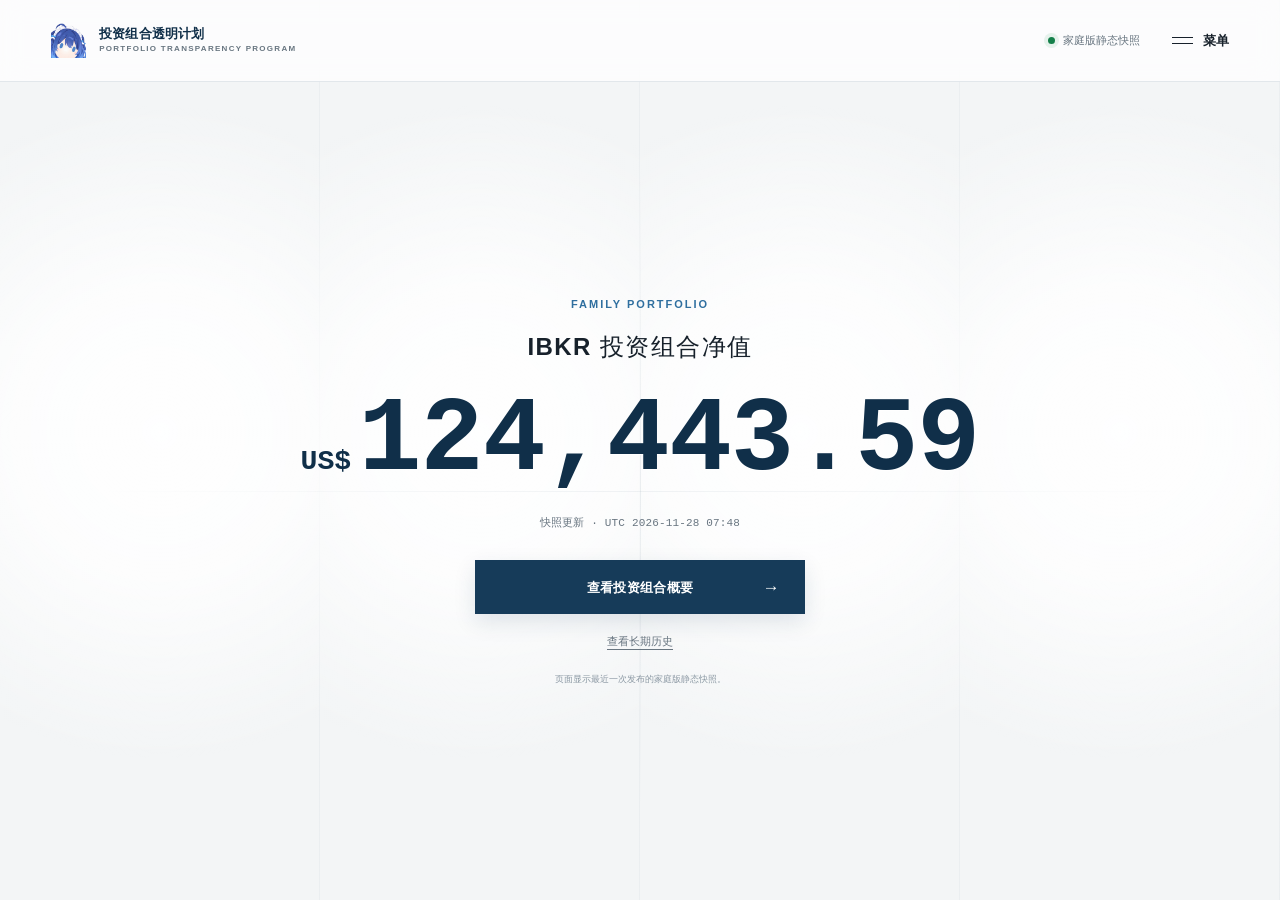
<file: index.html>
<!doctype html>
<html lang="zh-Hans">
<head>
  <link rel="icon" type="image/png" sizes="64x64" href="assets/site-favicon-v1.png?v=42b0c8343339">
  <meta charset="utf-8">
  <meta name="viewport" content="width=device-width, initial-scale=1">
  <meta name="color-scheme" content="light">
  <!-- FAMILY:PRIVACY_META:START -->
  <meta name="robots" content="noindex,nofollow,noarchive">
  <meta name="referrer" content="no-referrer">
  <!-- FAMILY:PRIVACY_META:END -->
  <title>投资组合透明计划</title>
  <style>
    :root {
      --page: #f3f5f6;
      --surface: #ffffff;
      --surface-soft: #eef3f6;
      --ink: #17212b;
      --ink-strong: #102f49;
      --muted: #687580;
      --soft: #8b98a3;
      --line: #d9e0e4;
      --navy: #163b59;
      --blue: #2f6f9f;
      --blue-soft: #e7f0f6;
      --gold: #bd8c28;
      --gold-soft: #f7efd9;
      --gold-hover: #a67618;
      --green: #14804a;
      --red: #b8474d;
      --sans: Inter, ui-sans-serif, -apple-system, BlinkMacSystemFont, "Segoe UI", "PingFang SC", "Hiragino Sans GB", "Microsoft YaHei", sans-serif;
      --mono: ui-monospace, SFMono-Regular, Menlo, Monaco, Consolas, "Liberation Mono", monospace;
    }

    * { box-sizing: border-box; }
    html { background: var(--page); }
    body { margin: 0; min-width: 320px; color: var(--ink); background: var(--page); font-family: var(--sans); line-height: 1.5; -webkit-font-smoothing: antialiased; }
    button, a { font: inherit; }
    button { color: inherit; }
    a { color: inherit; }
    [hidden] { display: none !important; }

    .page {
      min-height: 100svh;
      display: grid;
      grid-template-rows: auto minmax(0, 1fr) auto;
      overflow: hidden;
      background:
        radial-gradient(circle at 50% 48%, rgba(255,255,255,.96) 0, rgba(255,255,255,.82) 29%, rgba(255,255,255,0) 66%),
        linear-gradient(90deg, transparent 0, transparent calc(100% - 1px), rgba(22,59,89,.035) calc(100% - 1px)),
        var(--page);
      background-size: 25% 100%;
    }

    .topbar { position: relative; z-index: 10; display: flex; align-items: center; justify-content: space-between; min-height: 82px; padding: 18px clamp(22px, 4vw, 58px); border-bottom: 1px solid rgba(22,59,89,.11); background: rgba(255,255,255,.72); backdrop-filter: blur(14px); }
    .brand { display: inline-flex; align-items: center; gap: 13px; text-decoration: none; }
    .brand-mark { display: block; width: 35px; height: 35px; object-fit: contain; flex: 0 0 35px; }
    .brand-copy { display: grid; line-height: 1.08; }
    .brand-title { color: var(--ink-strong); font-size: 13px; font-weight: 760; letter-spacing: .01em; }
    .brand-subtitle { margin-top: 4px; color: var(--muted); font-size: 8px; font-weight: 700; letter-spacing: .16em; }

    .top-actions { display: flex; align-items: center; gap: 24px; }
    .archive-state { display: inline-flex; align-items: center; gap: 8px; color: var(--muted); font-size: 11px; white-space: nowrap; }
    .state-dot { width: 7px; height: 7px; border-radius: 50%; background: var(--green); box-shadow: 0 0 0 4px rgba(20,128,74,.09); }
    .archive-state.offline .state-dot { background: var(--red); box-shadow: 0 0 0 4px rgba(184,71,77,.09); }
    .menu-button { display: inline-flex; align-items: center; gap: 10px; min-height: 40px; padding: 6px 0 6px 8px; border: 0; background: transparent; cursor: pointer; font-size: 13px; font-weight: 680; }
    .menu-lines { display: grid; gap: 5px; width: 21px; }
    .menu-lines::before, .menu-lines::after { content: ""; display: block; width: 21px; height: 1px; background: currentColor; }
    .menu-button:hover { color: var(--blue); }
    .menu-button:focus-visible { color: var(--blue); outline: 3px solid rgba(47,111,159,.18); outline-offset: 5px; }

    .hero { position: relative; display: grid; place-items: center; min-height: 570px; padding: clamp(56px, 9vh, 108px) 22px; text-align: center; }
    .hero::before, .hero::after { content: ""; position: absolute; pointer-events: none; }
    .hero::before { top: 11%; bottom: 11%; left: 50%; width: 1px; background: linear-gradient(transparent, rgba(22,59,89,.075), transparent); }
    .hero::after { left: 7%; right: 7%; top: 50%; height: 1px; background: linear-gradient(90deg, transparent, rgba(22,59,89,.06), transparent); }
    .hero-inner { position: relative; z-index: 1; width: min(1040px, 100%); }
    .eyebrow { margin: 0 0 17px; color: var(--blue); font-size: 11px; font-weight: 760; letter-spacing: .18em; text-transform: uppercase; }
    h1 { margin: 0; color: var(--ink); font-size: clamp(17px, 2vw, 24px); font-weight: 560; letter-spacing: .06em; }

    .hero-money { display: inline-grid; grid-template-columns: max-content minmax(0,1fr); align-items: baseline; column-gap: .45em; max-width: 100%; margin: clamp(18px, 3vh, 30px) auto 0; color: var(--ink-strong); font-family: var(--mono); font-variant-numeric: tabular-nums; letter-spacing: -.055em; white-space: nowrap; }
    .money-symbol { justify-self: start; font-size: clamp(17px, 2.2vw, 30px); font-weight: 650; letter-spacing: 0; }
    .money-amount { justify-self: end; font-size: clamp(47px, 8.2vw, 112px); font-weight: 640; line-height: .96; text-shadow: 0 1px 0 rgba(255,255,255,.95); }
    .asof { margin: clamp(18px, 2.5vh, 27px) 0 0; color: var(--muted); font: 11px var(--mono); letter-spacing: .015em; }

    .portfolio-action { display: inline-grid; align-items: center; justify-items: center; grid-template-columns: 1fr auto 1fr; min-width: min(330px, 100%); min-height: 54px; margin-top: 30px; padding: 12px 22px; border: 1px solid var(--navy); color: #fff; background: var(--navy); box-shadow: 0 8px 22px rgba(22,59,89,.12); font-size: 13px; font-weight: 800; letter-spacing: .025em; text-decoration: none; transition: background 140ms ease, border-color 140ms ease, box-shadow 140ms ease, transform 140ms ease; }
    .portfolio-action-text { grid-column: 2; line-height: 1; }
    .portfolio-action-arrow { grid-column: 3; justify-self: end; margin-right: 2px; font-size: 17px; font-weight: 500; }
    .portfolio-action:hover { border-color: var(--blue); background: var(--blue); box-shadow: 0 10px 24px rgba(47,111,159,.18); transform: translateY(-1px); }
    .portfolio-action:focus-visible { outline: 3px solid rgba(47,111,159,.22); outline-offset: 4px; }
    .history-link { display: block; width: max-content; margin: 19px auto 0; color: var(--muted); font-size: 11px; text-underline-offset: 4px; }
    .history-link:hover { color: var(--blue); }
    .history-link:focus-visible { color: var(--blue); outline: 2px solid rgba(47,111,159,.18); outline-offset: 4px; }
    .archive-note { max-width: 550px; margin: 22px auto 0; color: var(--soft); font-size: 9px; line-height: 1.6; }

    .menu-backdrop { position: fixed; inset: 0; z-index: 100; display: grid; justify-items: end; background: rgba(16,33,47,.28); backdrop-filter: blur(4px); }
    .side-menu { width: min(440px, 92vw); height: 100%; overflow-y: auto; padding: 22px clamp(24px, 4vw, 42px) 36px; border-top: 5px solid var(--gold); border-left: 1px solid rgba(22,59,89,.14); background: var(--surface); box-shadow: -18px 0 42px rgba(16,47,73,.16); }
    .menu-head { display: flex; align-items: center; justify-content: space-between; min-height: 48px; padding-bottom: 18px; border-bottom: 1px solid var(--line); }
    .menu-title { margin: 0; font-size: 12px; font-weight: 760; letter-spacing: .14em; text-transform: uppercase; }
    .close-button { width: 38px; height: 38px; border: 0; background: transparent; cursor: pointer; font-size: 25px; font-weight: 300; line-height: 1; }
    .close-button:hover { color: var(--blue); }
    .close-button:focus-visible { color: var(--blue); outline: 3px solid rgba(47,111,159,.18); outline-offset: 2px; }
    .menu-section-title { margin: 27px 0 9px; color: var(--muted); font-size: 9px; font-weight: 760; letter-spacing: .14em; text-transform: uppercase; }
    .menu-list { display: grid; }
    .menu-item { display: grid; grid-template-columns: minmax(0,1fr) max-content; align-items: center; gap: 16px; min-height: 63px; border-bottom: 1px solid var(--line); color: var(--ink); text-decoration: none; }
    .menu-item:hover { color: var(--blue); background: linear-gradient(90deg, rgba(231,240,246,.72), transparent); }
    .menu-item:focus-visible { color: var(--blue); outline: 3px solid rgba(47,111,159,.17); outline-offset: -3px; }
    .menu-item[aria-disabled="true"] { color: var(--soft); cursor: default; }
    .menu-item[aria-disabled="true"]:hover { color: var(--soft); background: transparent; }
    .menu-item-name { font-size: 14px; font-weight: 650; }
    .menu-item-meta { color: inherit; font: 9px var(--mono); letter-spacing: .04em; }
    .family-note { margin: 30px 0 0; padding: 17px 0 0; border-top: 1px solid var(--line); color: var(--muted); font-size: 10px; line-height: 1.7; }

    @media (max-width: 700px) {
      .page { background-size: 50% 100%; }
      .topbar { min-height: 70px; padding-block: 14px; }
      .archive-state, .brand-copy { display: none; }
      .hero { min-height: 520px; padding-block: 48px; }
      .money-amount { font-size: clamp(43px, 13vw, 72px); }
    }
    @media (max-width: 400px) { .money-amount { font-size: 41px; } .money-symbol { font-size: 15px; } }
    @media (prefers-reduced-motion: reduce) { *, *::before, *::after { transition: none !important; } }
  </style>
<script src="assets/mixed-typography.js?v=c60f08a7a998" defer></script>
</head>
<body>
  <div class="page">
    <header class="topbar">
      <a class="brand" href="index.html" aria-label="投资组合透明计划首页">
        <img class="brand-mark" src="assets/site-brand-v1.png?v=591e1d44d12f" width="35" height="35" alt="" aria-hidden="true">
        <span class="brand-copy"><span class="brand-title">投资组合透明计划</span><span class="brand-subtitle">PORTFOLIO TRANSPARENCY PROGRAM</span></span>
      </a>
      <div class="top-actions">
        <span class="archive-state" id="archiveState"><span class="state-dot" aria-hidden="true"></span><span>正在读取家庭快照</span></span>
        <button class="menu-button" id="menuButton" type="button" aria-expanded="false" aria-controls="sideMenu"><span class="menu-lines" aria-hidden="true"></span><span>菜单</span></button>
      </div>
    </header>

    <main class="hero">
      <div class="hero-inner">
        <p class="eyebrow">Family Portfolio</p>
        <h1>IBKR 投资组合净值</h1>
        <div class="hero-money" id="portfolioNav" aria-live="polite"><span class="money-symbol">US$</span><span class="money-amount">—</span></div>
        <p class="asof" id="archiveTime">快照更新 · —</p>
        <a class="portfolio-action" href="dashboard.html"><span class="portfolio-action-text">查看投资组合概要</span><span class="portfolio-action-arrow" aria-hidden="true">→</span></a>
        <!-- FAMILY:INDEX_HISTORY_HERO:START -->
        <a class="history-link" href="history.html">查看长期历史</a>
        <!-- FAMILY:INDEX_HISTORY_HERO:END -->
        <p class="archive-note">页面显示最近一次发布的家庭版静态快照。</p>
      </div>
    </main>

  </div>

  <div class="menu-backdrop" id="menuBackdrop" hidden>
    <aside class="side-menu" id="sideMenu" aria-labelledby="sideMenuTitle">
      <div class="menu-head"><h2 class="menu-title" id="sideMenuTitle">工作台导航</h2><button class="close-button" id="closeMenuButton" type="button" aria-label="关闭菜单">×</button></div>
      <p class="menu-section-title">页面导航</p>
      <nav class="menu-list" aria-label="页面导航">
        <a class="menu-item" href="index.html" aria-current="page"><span class="menu-item-name">首页</span><span class="menu-item-meta">当前</span></a>
        <!-- FAMILY:INDEX_CASH_FLOW_MENU:START --><span class="menu-item" aria-disabled="true"><span class="menu-item-name">现金流量</span><span class="menu-item-meta">本地专属</span></span><!-- FAMILY:INDEX_CASH_FLOW_MENU:END -->
        <a class="menu-item" href="dashboard.html"><span class="menu-item-name">投资组合</span><span class="menu-item-meta">进入 →</span></a>
        <!-- FAMILY:INDEX_INSTRUMENT_MENU:START -->
        <a class="menu-item" href="instrument.html"><span class="menu-item-name">证券研究</span><span class="menu-item-meta">进入 →</span></a>
        <!-- FAMILY:INDEX_INSTRUMENT_MENU:END -->
        <!-- FAMILY:INDEX_DECISION_MENU:START --><span class="menu-item" aria-disabled="true"><span class="menu-item-name">交易决策</span><span class="menu-item-meta">本地专属</span></span><!-- FAMILY:INDEX_DECISION_MENU:END -->
        <!-- FAMILY:INDEX_MARKET_MENU:START --><span class="menu-item" aria-disabled="true"><span class="menu-item-name">市场监控</span><span class="menu-item-meta">本地专属</span></span><!-- FAMILY:INDEX_MARKET_MENU:END -->
        <span class="menu-item" aria-disabled="true"><span class="menu-item-name">期权雷达</span><span class="menu-item-meta">规划中</span></span>
        <!-- FAMILY:INDEX_HISTORY_MENU:START -->
        <a class="menu-item" href="history.html"><span class="menu-item-name">历史档案</span><span class="menu-item-meta">进入 →</span></a>
        <!-- FAMILY:INDEX_HISTORY_MENU:END -->
      </nav>
      <p class="family-note"><strong>家庭访问版本</strong><br>GitHub Pages 家庭版包含经筛选的静态首页、投资组合、证券研究目录、Dashboard 深链接入的持仓详情与历史档案；现金流量和完整研究资料仍保留在本地私人产品中。</p>
    </aside>
  </div>

  <script id="familyPortfolioSummary" type="application/json">{"asOf":"2026-11-28T07:48:28.226607Z","currency":"USD","netLiquidation":124443.594416659}</script>
  <script>
    (function () {
      "use strict";
      var moneyFormatter = new Intl.NumberFormat("en-US", { minimumFractionDigits: 2, maximumFractionDigits: 2 });
      var menuButton = document.getElementById("menuButton");
      var closeMenuButton = document.getElementById("closeMenuButton");
      var menuBackdrop = document.getElementById("menuBackdrop");

      function openMenu() { menuBackdrop.hidden = false; menuButton.setAttribute("aria-expanded", "true"); closeMenuButton.focus(); }
      function closeMenu() { menuBackdrop.hidden = true; menuButton.setAttribute("aria-expanded", "false"); menuButton.focus(); }
      function asNumber(value) {
        if (value == null || value === "") return null;
        var number = Number(value);
        return Number.isFinite(number) ? number : null;
      }
      function currencyMark(currency) {
        var code = String(currency || "USD").toUpperCase();
        return code === "USD" ? "US$" : code;
      }

        function renderSummary(summary, mode) {
          var nav = asNumber(summary.netLiquidation);
          if (nav == null) return false;
          document.querySelector("#portfolioNav .money-symbol").textContent = currencyMark(summary.currency);
          document.querySelector("#portfolioNav .money-amount").textContent = (nav < 0 ? "-" : "") + moneyFormatter.format(Math.abs(nav));
          var asOf = summary.asOf || summary.fetchedAt;
          var date = asOf ? new Date(asOf) : null;
          var text = date && Number.isFinite(date.getTime()) ? "UTC " + date.toISOString().slice(0,16).replace("T", " ") : "时间待补充";
          document.getElementById("archiveTime").textContent = "快照更新 · " + text;
          document.getElementById("archiveState").querySelector("span:last-child").textContent = "家庭版静态快照";
          return true;
        }

      /* FAMILY:INDEX_LOADER:START */
      function loadSummary() {
        var embedded = JSON.parse(document.getElementById("familyPortfolioSummary").textContent);
        renderSummary(embedded, "family");
      }
      /* FAMILY:INDEX_LOADER:END */

      menuButton.addEventListener("click", openMenu);
      closeMenuButton.addEventListener("click", closeMenu);
      menuBackdrop.addEventListener("click", function (event) { if (event.target === menuBackdrop) closeMenu(); });
      document.addEventListener("keydown", function (event) { if (event.key === "Escape" && !menuBackdrop.hidden) closeMenu(); });
      loadSummary();
    }());
  </script>
</body>
</html>
</file>
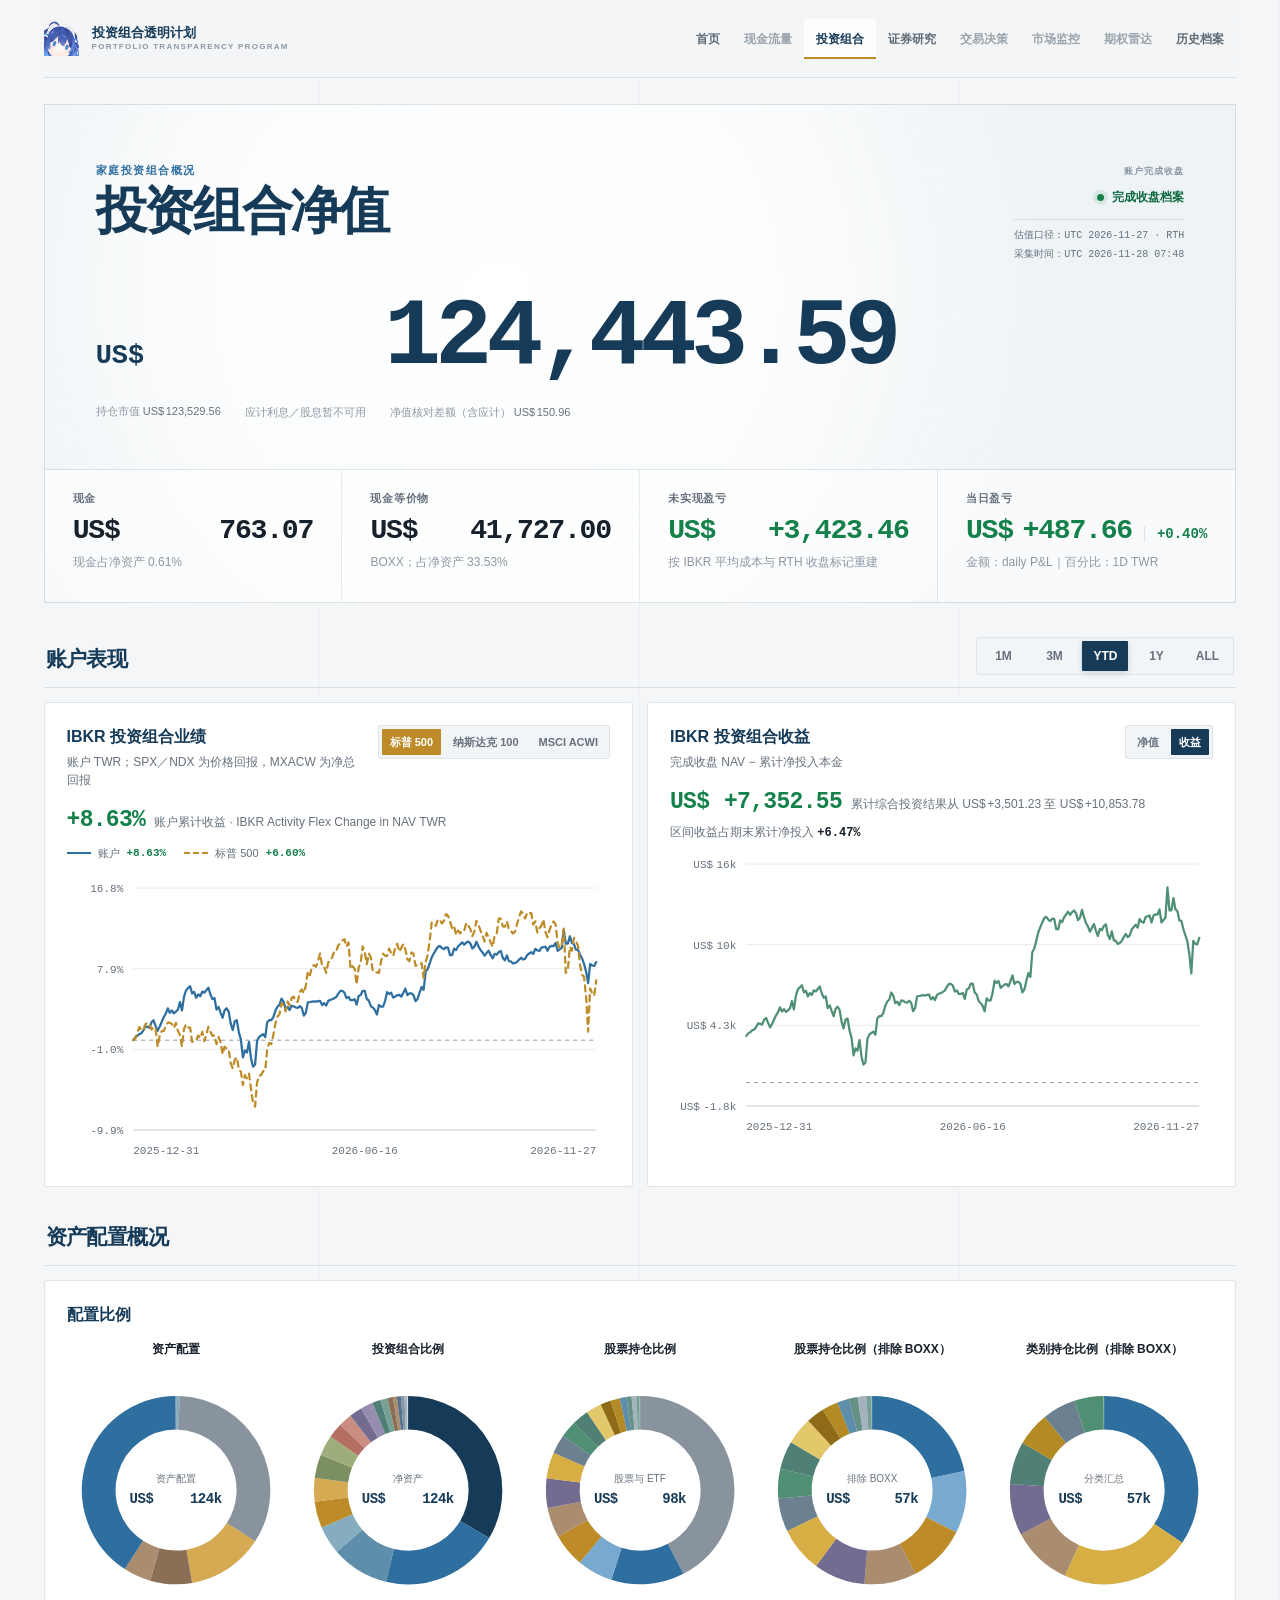
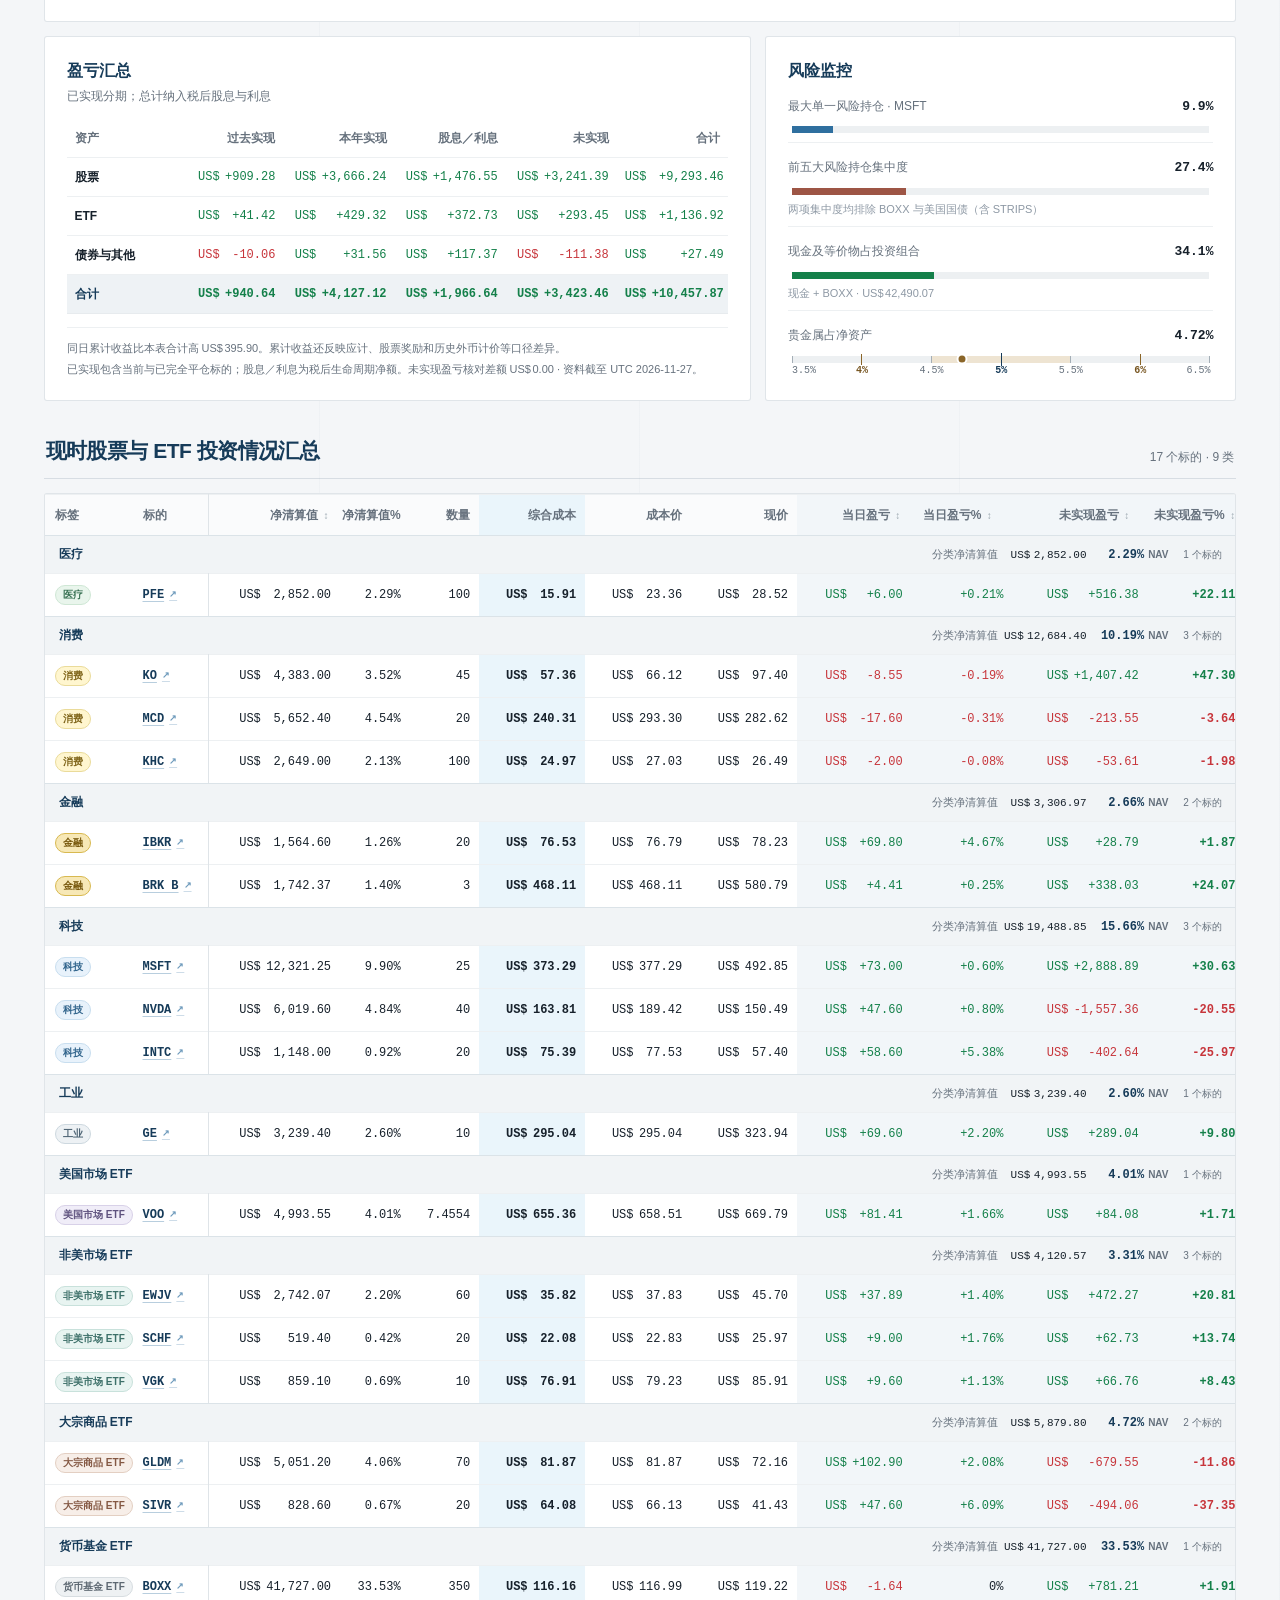
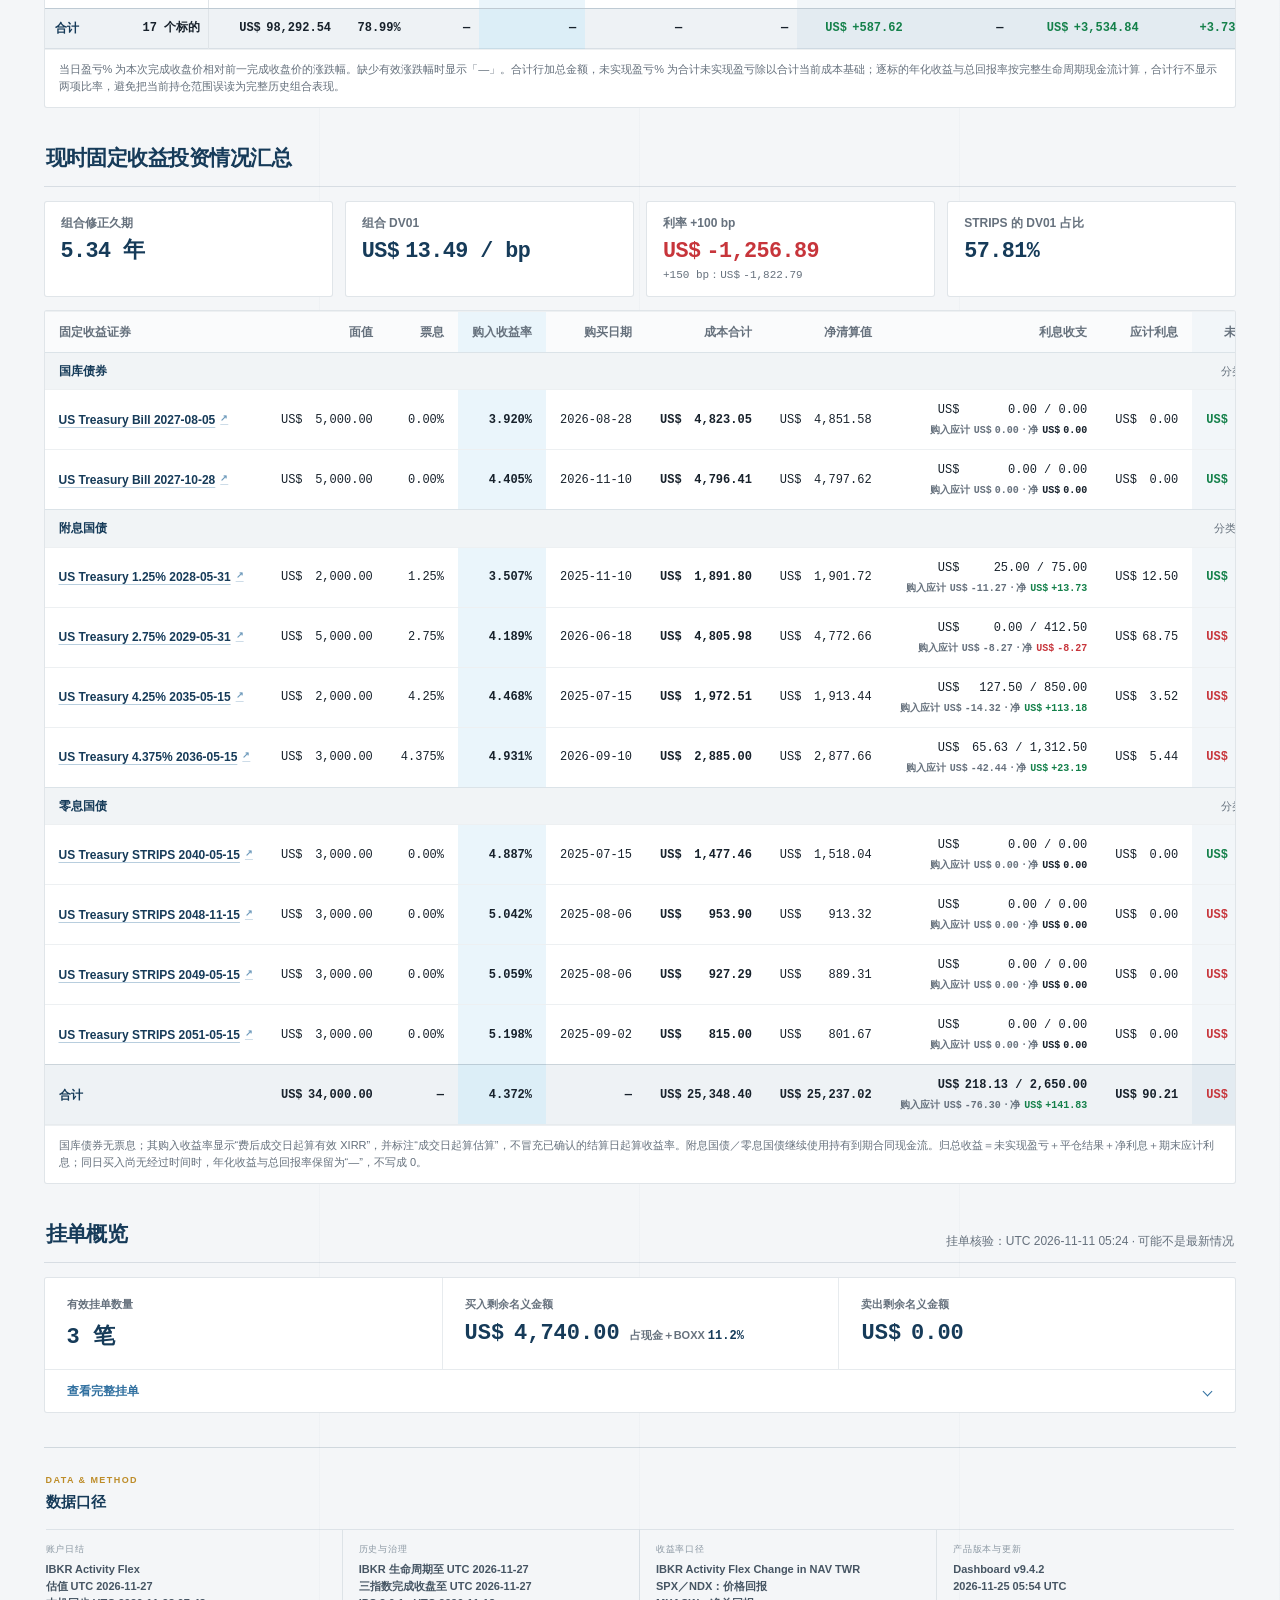
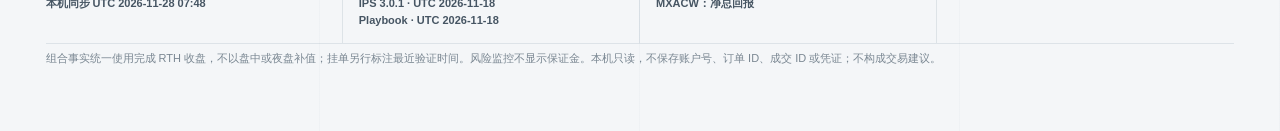
<file: dashboard.html>
<!doctype html>
<html lang="zh-Hans">
<head>
  <link rel="icon" type="image/png" sizes="64x64" href="assets/site-favicon-v1.png?v=42b0c8343339">
  <meta charset="utf-8">
  <meta name="viewport" content="width=device-width, initial-scale=1">
  <meta name="color-scheme" content="light">
  <!-- FAMILY:PRIVACY_META:START -->
  <meta name="robots" content="noindex,nofollow,noarchive">
  <meta name="referrer" content="no-referrer">
  <!-- FAMILY:PRIVACY_META:END -->
  <title>投资组合概况 · 投资组合透明计划</title>
  <style>
    :root {
      --page: #f4f6f8;
      --card: #ffffff;
      --surface-soft: #eef3f6;
      --ink: #17212b;
      --muted: #66717d;
      --soft: #8d98a4;
      --border: #dfe4e8;
      --navy: #163b59;
      --blue: #2f6f9f;
      --blue-soft: #e8f1f7;
      --gold: #bd8c28;
      --green: #14804a;
      --green-soft: #e8f5ed;
      --red: #c7353b;
      --red-soft: #fbeaec;
      --shadow: 0 10px 30px rgba(21, 43, 62, 0.06);
      --mono: ui-monospace, SFMono-Regular, Menlo, Monaco, Consolas, "Liberation Mono", monospace;
      --sans: Inter, ui-sans-serif, -apple-system, BlinkMacSystemFont, "Segoe UI", "PingFang SC", "Hiragino Sans GB", "Microsoft YaHei", sans-serif;
    }

    * { box-sizing: border-box; }
    html { background: var(--page); }
    body {
      margin: 0;
      color: var(--ink);
      background: var(--page);
      font-family: var(--sans);
      line-height: 1.5;
      -webkit-font-smoothing: antialiased;
    }

    button, input, select { font: inherit; }
    button { color: inherit; }
    .mono, .number, td:not(:first-child), .kpi-value { font-family: var(--mono); font-variant-numeric: tabular-nums; }

    .accounting-money {
      display: grid;
      grid-template-columns: max-content minmax(0, 1fr);
      align-items: baseline;
      width: 100%;
      column-gap: 0.45em;
      white-space: nowrap;
      font-variant-numeric: tabular-nums;
    }

    .accounting-symbol { justify-self: start; }
    .accounting-amount { justify-self: end; }
    .accounting-money.inline {
      display: inline;
      width: auto;
      min-width: 0;
      margin: 0;
      vertical-align: baseline;
    }
    .accounting-money.inline.compact { min-width: 0; }

    .shell {
      width: min(1440px, calc(100% - 40px));
      margin: 0 auto;
      padding: 18px 0 48px;
    }

    .topbar {
      display: flex;
      align-items: flex-start;
      justify-content: space-between;
      gap: 24px;
      margin-bottom: 20px;
    }

    .eyebrow {
      margin: 0 0 6px;
      color: var(--blue);
      font-size: 12px;
      font-weight: 700;
      letter-spacing: 0.12em;
      text-transform: uppercase;
    }

    h1 {
      margin: 0;
      font-size: clamp(27px, 3vw, 38px);
      line-height: 1.12;
      letter-spacing: -0.035em;
      color: var(--navy);
    }

    .subtitle {
      margin: 10px 0 0;
      color: var(--muted);
      font-size: 14px;
    }

    .history-link {
      display: inline-flex;
      align-items: center;
      min-height: 32px;
      padding: 6px 11px;
      border: 1px solid #cfdbe4;
      border-radius: 999px;
      color: var(--navy);
      background: #fff;
      font-size: 12px;
      font-weight: 750;
      text-decoration: none;
      transition: border-color 100ms ease, background 100ms ease;
    }

    .history-link:hover,
    .history-link:focus-visible {
      border-color: #9fb6c8;
      background: var(--blue-soft);
      outline: none;
    }

    .notice {
      display: flex;
      align-items: flex-start;
      gap: 10px;
      margin-bottom: 18px;
      padding: 12px 14px;
      border: 1px solid #d8e3eb;
      border-radius: 12px;
      background: #f7fafc;
      color: #465766;
      font-size: 13px;
    }

    .notice strong { color: var(--navy); }
    .notice-icon {
      flex: 0 0 auto;
      width: 20px;
      height: 20px;
      border-radius: 50%;
      display: grid;
      place-items: center;
      background: var(--blue-soft);
      color: var(--blue);
      font-family: var(--mono);
      font-size: 12px;
      font-weight: 800;
    }

    .kpi-grid {
      display: grid;
      grid-template-columns: repeat(4, minmax(0, 1fr));
      gap: 14px;
      margin-bottom: 18px;
    }

    .kpi-card, .card {
      border: 1px solid var(--border);
      border-radius: 16px;
      background: var(--card);
      box-shadow: var(--shadow);
    }

    .kpi-card {
      min-height: 136px;
      padding: 18px;
      display: flex;
      flex-direction: column;
      justify-content: space-between;
    }

    .kpi-label {
      color: var(--muted);
      font-size: 13px;
      font-weight: 650;
    }

    .kpi-value {
      margin: 9px 0 5px;
      font-size: clamp(24px, 2.4vw, 34px);
      line-height: 1.05;
      letter-spacing: -0.045em;
      white-space: nowrap;
    }

    .kpi-note {
      color: var(--soft);
      font-size: 12px;
    }

    .kpi-note-line {
      display: block;
      min-height: 20px;
    }

    .kpi-note-line + .kpi-note-line { margin-top: 1px; }

    .positive { color: var(--green) !important; }
    .negative { color: var(--red) !important; }
    .neutral { color: var(--ink) !important; }

    .section {
      margin-top: 18px;
    }

    .section-head {
      display: flex;
      align-items: flex-end;
      justify-content: space-between;
      gap: 18px;
      margin: 0 2px 10px;
    }

    .section-title {
      margin: 0;
      color: var(--navy);
      font-size: 18px;
      letter-spacing: -0.015em;
    }

    .section-note {
      margin: 0;
      color: var(--muted);
      font-size: 12px;
      text-align: right;
    }

    .grid-2 {
      display: grid;
      grid-template-columns: minmax(0, 1fr) minmax(0, 1fr);
      gap: 14px;
    }

    .grid-allocation {
      display: grid;
      grid-template-columns: minmax(0, 1fr);
      gap: 14px;
    }

    .allocation-donuts-grid {
      display: grid;
      grid-template-columns: repeat(5, minmax(0, 1fr));
      width: min(100%, 1320px);
      margin: 0 auto;
      gap: 14px;
      align-items: start;
    }

    .card {
      padding: 18px;
      min-width: 0;
    }

    .card-head {
      display: flex;
      align-items: flex-start;
      justify-content: space-between;
      gap: 14px;
      margin-bottom: 14px;
    }

    .card-title {
      margin: 0;
      color: var(--ink);
      font-size: 15px;
      font-weight: 750;
    }

    .card-subtitle {
      margin: 4px 0 0;
      color: var(--muted);
      font-size: 12px;
    }

    .periods {
      display: inline-flex;
      flex-wrap: wrap;
      gap: 5px;
      padding: 3px;
      border: 1px solid var(--border);
      border-radius: 10px;
      background: #f7f8f9;
    }

    .period-btn {
      min-width: 46px;
      padding: 6px 8px;
      border: 0;
      border-radius: 7px;
      background: transparent;
      color: var(--muted);
      cursor: pointer;
      font-size: 12px;
      font-weight: 700;
    }

    .period-btn:hover { color: var(--ink); background: #fff; }
    .period-btn:disabled {
      color: var(--soft);
      cursor: not-allowed;
      opacity: .55;
      background: transparent;
    }
    .period-btn[aria-pressed="true"] {
      color: #fff;
      background: var(--navy);
      box-shadow: 0 2px 6px rgba(22, 59, 89, 0.18);
    }

    .benchmark-toggle,
    .nav-metric-toggle {
      display: inline-flex;
      gap: 4px;
      padding: 3px;
      border: 1px solid var(--border);
      border-radius: 9px;
      background: #f7f8f9;
    }

    .benchmark-btn,
    .nav-metric-btn {
      padding: 5px 8px;
      border: 0;
      border-radius: 6px;
      background: transparent;
      color: var(--muted);
      cursor: pointer;
      font-size: 11px;
      font-weight: 700;
      white-space: nowrap;
    }

    .benchmark-btn:hover,
    .nav-metric-btn:hover { color: var(--ink); background: #fff; }
    .benchmark-btn[aria-pressed="true"] { color: #fff; background: var(--gold); }
    .nav-metric-btn[aria-pressed="true"] { color: #fff; background: var(--navy); }
    .nav-metric-btn:disabled {
      color: var(--soft);
      cursor: not-allowed;
      opacity: .55;
      background: transparent;
    }

    .chart-wrap {
      position: relative;
      min-height: 294px;
      cursor: crosshair;
    }

    .chart {
      display: block;
      width: 100%;
      height: 294px;
      overflow: visible;
    }

    .chart text {
      fill: var(--muted);
      font-family: var(--mono);
      font-size: 11px;
    }

    .chart .grid-line { stroke: #e8ecef; stroke-width: 1; }
    .chart .axis-line { stroke: #cfd6dc; stroke-width: 1; }
    .chart .zero-line { stroke: #8d98a4; stroke-width: 1; stroke-dasharray: 4 4; }
    .chart .series-line {
      fill: none;
      stroke-width: 2.25;
      stroke-linejoin: round;
      stroke-linecap: round;
    }
    .chart .focus-dot { stroke: #fff; stroke-width: 2; }
    .chart .focus-line { stroke: #aeb8c0; stroke-width: 1; stroke-dasharray: 3 3; }
    .chart .capital-event-marker {
      stroke: var(--gold);
      stroke-width: 1.75;
      stroke-linecap: round;
      opacity: .68;
      vector-effect: non-scaling-stroke;
    }
    .chart .capital-event-marker.active { stroke-width: 3; opacity: 1; }
    .chart:focus-visible { outline: 2px solid rgba(47, 111, 159, 0.35); outline-offset: 3px; border-radius: 8px; }
    .chart-empty {
      min-height: 260px;
      display: grid;
      place-items: center;
      color: var(--muted);
      font-size: 13px;
    }

    .chart-summary {
      display: flex;
      align-items: baseline;
      gap: 9px;
      margin-bottom: 4px;
    }

    .chart-summary-value {
      font-family: var(--mono);
      font-size: 23px;
      font-weight: 750;
      letter-spacing: -0.03em;
    }

    #navValue { min-width: 172px; }

    .chart-summary-label {
      color: var(--muted);
      font-size: 12px;
    }

    .chart-result-ratio { margin: 0 0 4px; }
    .chart-result-ratio .mono { color: var(--ink); font-weight: 700; white-space: nowrap; }

    .comparison-legend {
      display: flex;
      flex-wrap: wrap;
      align-items: center;
      gap: 8px 18px;
      min-height: 24px;
      margin: 2px 0 5px;
      color: var(--muted);
      font-size: 11px;
    }

    .comparison-legend-item {
      display: inline-flex;
      align-items: center;
      gap: 7px;
    }

    .series-key {
      width: 24px;
      border-top: 2px solid var(--blue);
    }

    .series-key.benchmark {
      border-top-color: var(--gold);
      border-top-style: dashed;
    }

    .comparison-legend-value {
      color: var(--ink);
      font-family: var(--mono);
      font-weight: 750;
    }

    .tooltip {
      position: absolute;
      z-index: 5;
      width: max-content;
      min-width: 188px;
      max-width: none;
      padding: 9px 10px;
      border: 1px solid #cfd7dd;
      border-radius: 10px;
      background: rgba(255, 255, 255, 0.97);
      box-shadow: 0 8px 22px rgba(20, 36, 50, 0.14);
      pointer-events: none;
      opacity: 0;
      transform: none;
      transition: opacity 90ms ease;
      white-space: nowrap;
    }

    .tooltip.visible { opacity: 1; }
    .tooltip-date { color: var(--muted); font-size: 11px; }
    .tooltip-value {
      margin-top: 2px;
      color: var(--ink);
      font-family: var(--mono);
      font-size: 13px;
      font-weight: 750;
    }

    .tooltip-comparison { display: grid; gap: 4px; margin-top: 5px; }
    .tooltip-series-row {
      display: grid;
      grid-template-columns: 18px minmax(72px, 1fr) auto;
      align-items: center;
      gap: 6px;
      font-size: 11px;
    }
    .tooltip-series-row[hidden] { display: none; }
    .tooltip-series-value { color: var(--ink); font-family: var(--mono); font-size: 12px; font-weight: 750; }
    .tooltip-series-key { width: 16px; border-top: 2px solid var(--blue); }
    .tooltip-series-key.benchmark { border-top-color: var(--gold); border-top-style: dashed; }
    .tooltip-series-row.delta {
      margin-top: 2px;
      padding-top: 5px;
      border-top: 1px solid #e6ebef;
    }
    .tooltip-delta-key {
      display: inline-grid;
      width: 16px;
      height: 16px;
      place-items: center;
      border-radius: 50%;
      background: #edf2f5;
      color: #4d6575;
      font-family: var(--mono);
      font-size: 10px;
      font-weight: 800;
    }
    .tooltip-series-row.capital { margin-top: 1px; }
    .tooltip-delta-key.capital {
      background: #f8f1de;
      color: #8a6a18;
    }
    .capital-event-legend {
      display: inline-flex;
      align-items: center;
      gap: 5px;
      margin-left: 8px;
      color: #806520;
      white-space: nowrap;
    }
    .capital-event-legend[hidden] { display: none; }
    .capital-event-legend-key {
      display: inline-block;
      width: 2px;
      height: 9px;
      border-radius: 2px;
      background: var(--gold);
    }

    .allocation-mini-chart {
      min-width: 0;
      text-align: center;
    }

    .allocation-mini-title {
      min-height: 32px;
      margin: 0 0 8px;
      color: var(--ink);
      font-size: 12px;
      font-weight: 720;
      line-height: 1.35;
    }

    .donut-wrap {
      position: relative;
      width: min(100%, 250px);
      aspect-ratio: 1;
      margin: 0 auto;
    }

    .donut {
      width: 100%;
      height: 100%;
      display: block;
    }
    .donut path { cursor: help; transition: opacity 100ms ease; }
    .donut:hover path { opacity: 0.55; }
    .donut path:hover, .donut path:focus { opacity: 1; outline: none; }

    .donut-center {
      position: absolute;
      inset: 50% auto auto 50%;
      width: 116px;
      transform: translate(-50%, -50%);
      text-align: center;
      pointer-events: none;
    }

    .donut-center-label { color: var(--muted); font-size: 11px; }
    .donut-center-value {
      margin-top: 3px;
      color: var(--navy);
      font-family: var(--mono);
      font-size: 18px;
      font-weight: 760;
      letter-spacing: -0.035em;
    }

    .legend {
      display: grid;
      align-content: start;
    }

    .legend-row {
      display: grid;
      grid-template-columns: 10px minmax(0, 1fr) auto;
      gap: 8px;
      align-items: center;
      padding: 5px 0;
      border-bottom: 1px solid #f0f2f4;
      font-size: 12px;
    }

    .legend-row:last-child { border-bottom: 0; }
    .legend-swatch { width: 9px; height: 9px; border-radius: 2px; }
    .legend-name { overflow: hidden; text-overflow: ellipsis; white-space: nowrap; color: #3d4954; }
    .legend-value { color: var(--muted); font-family: var(--mono); white-space: nowrap; }

    .allocation-mini-chart .donut-wrap { width: min(100%, 220px); }
    .allocation-mini-chart .donut-center { width: 92px; }
    .allocation-mini-chart .donut-center-label { font-size: 10px; }
    .allocation-mini-chart .donut-center-value { font-size: 14px; }
    .allocation-mini-chart .donut-center-value.is-detail {
      display: grid;
      gap: 1px;
      margin-top: 2px;
      line-height: 1.18;
      letter-spacing: -0.02em;
    }
    .donut-center-amount { color: var(--navy); font-size: 10px; font-weight: 700; white-space: nowrap; }
    .donut-center-percent { color: var(--ink); font-size: 13px; font-weight: 800; white-space: nowrap; }

    .pnl-scroll {
      overflow-x: auto;
      scrollbar-width: thin;
    }

    .pnl-table {
      width: 100%;
      min-width: 630px;
      border-collapse: collapse;
      table-layout: fixed;
    }

    .pnl-table th, .pnl-table td {
      padding: 12px 8px;
      border-bottom: 1px solid #edf0f2;
      text-align: right;
      font-size: 12px;
      white-space: nowrap;
    }

    .pnl-table th:first-child, .pnl-table td:first-child { text-align: left; }
    .pnl-table th {
      color: var(--muted);
      font-family: var(--sans);
      font-weight: 650;
    }

    .pnl-table td:first-child { color: var(--ink); font-family: var(--sans); font-weight: 700; }
    .pnl-table th:first-child { width: 16%; }
    .pnl-table th:not(:first-child) { width: 16.8%; }
    .pnl-table tfoot td {
      position: sticky;
      bottom: 0;
      z-index: 2;
      border-top: 1px solid rgba(22,59,89,.22);
      border-bottom: 1px solid rgba(22,59,89,.10);
      background: #eef2f5;
      font-weight: 800;
    }
    .pnl-table tfoot td:first-child {
      color: var(--navy);
      font-family: var(--sans);
      letter-spacing: .02em;
    }

    .summary-stack {
      display: grid;
      grid-template-columns: minmax(0, 1.2fr) minmax(0, .8fr);
      gap: 14px;
      align-items: stretch;
    }
    .summary-stack > .card { display: flex; flex-direction: column; }
    .summary-stack .pnl-scroll { margin-bottom: 13px; }
    @media (min-width: 901px) {
      .summary-stack .pnl-table :is(th, td) { padding-block: 10px; }
    }

    .method-note {
      margin: auto 0 0;
      padding-top: 12px;
      border-top: 1px solid #edf0f2;
      color: var(--muted);
      font-size: 11px;
    }
    .method-note p { margin: 0; }
    .method-note p + p { margin-top: 5px; }
    .method-note a {
      color: var(--blue);
      text-underline-offset: 3px;
      white-space: nowrap;
    }

    .risk-grid {
      display: grid;
      flex: 1;
      align-content: space-between;
      gap: 9px;
    }

    .risk-item {
      padding-bottom: 9px;
      border-bottom: 1px solid #edf0f2;
    }
    .risk-item:last-child { padding-bottom: 0; border-bottom: 0; }

    .risk-top {
      display: grid;
      grid-template-columns: minmax(0, 1fr) max-content;
      column-gap: 12px;
      align-items: baseline;
      margin-bottom: 7px;
    }

    .risk-label { color: var(--muted); font-size: 12px; }
    .risk-value { color: var(--ink); font-family: var(--mono); font-size: 13px; font-weight: 750; text-align: right; white-space: nowrap; }
    .risk-detail { margin-top: 6px; color: var(--soft); font-size: 11px; }
    .risk-card .card-head { position: relative; flex-direction: row; align-items: baseline; }
    .risk-reference > summary {
      color: var(--blue);
      font-size: 12px;
      font-weight: 650;
      text-decoration: underline;
      text-underline-offset: 3px;
      cursor: pointer;
      list-style: none;
    }
    .risk-reference > summary::-webkit-details-marker { display: none; }
    .risk-reference > summary:focus-visible { outline: 2px solid var(--blue); outline-offset: 3px; }
    .risk-reference-panel {
      position: absolute;
      z-index: 5;
      top: calc(100% + 7px);
      right: 0;
      box-sizing: border-box;
      width: min(100%, 320px);
      padding: 12px 14px;
      border: 1px solid var(--border);
      border-radius: 3px;
      background: var(--card);
      box-shadow: var(--shadow);
    }
    .risk-reference-panel .risk-top { margin-bottom: 0; }
    .risk-reference-panel p { margin: 4px 0 0; }
    .risk-reference-panel h4 {
      margin: 11px 0 4px;
      padding-top: 8px;
      border-top: 1px solid #edf0f2;
      color: var(--navy);
      font-size: 12px;
    }
    .risk-reference-panel dl { margin: 0; }
    .risk-reference-panel dl div {
      display: grid;
      grid-template-columns: 44px minmax(0, 1fr);
      align-items: baseline;
      gap: 4px;
      font-size: 12px;
    }
    .risk-reference-panel dt { color: var(--ink); font-family: var(--mono); font-weight: 750; }
    .risk-reference-panel dd { margin: 0; color: var(--muted); }

    .risk-scale { --risk-accent: var(--blue); padding-top: 3px; }
    .risk-scale.has-ticks { padding-bottom: 15px; }
    .risk-scale.terracotta { --risk-accent: #9d5545; }
    .risk-scale.green { --risk-accent: var(--green); }
    .risk-scale.gold { --risk-accent: #8a6528; }
    .risk-scale-track { position: relative; margin: 0 4px; height: 7px; background: #edf0f2; }
    .risk-scale-fill { position: absolute; inset-block: 0; left: 0; background: var(--risk-accent); }
    .risk-scale-band { position: absolute; inset-block: 0; background: #eee4d2; }
    .risk-scale-tick { position: absolute; inset-block: 0; width: 1px; background: #a4aeb6; }
    .risk-scale-tick.is-watch { inset-block: -2px; background: #8a6528; }
    .risk-scale-tick.is-target { inset-block: -3px; background: var(--navy); }
    .risk-scale-tick span {
      position: absolute;
      top: calc(100% + 2px);
      left: 50%;
      transform: translateX(-50%);
      color: var(--muted);
      font: 10px var(--mono);
      white-space: nowrap;
    }
    .risk-scale-tick.is-watch span { top: 100%; color: #775520; font-weight: 700; }
    .risk-scale-tick.is-target span { top: calc(100% - 1px); color: var(--navy); font-weight: 750; }
    .risk-scale-tick.is-reached { inset-block: -3px; width: 2px; background: var(--navy); }
    .risk-scale-tick.is-reached span { top: calc(100% - 1px); color: var(--navy); font-weight: 800; text-decoration: underline; }
    .risk-scale-tick.is-first span { left: 0; transform: none; }
    .risk-scale-tick.is-last span { left: auto; right: 0; transform: none; }
    .risk-scale-marker {
      position: absolute;
      top: 50%;
      width: 11px;
      height: 11px;
      box-sizing: border-box;
      transform: translate(-50%, -50%);
      border: 2px solid white;
      border-radius: 50%;
      background: var(--risk-accent);
    }
    .risk-scale-marker.is-below, .risk-scale-marker.is-above { border: 0; border-radius: 0; }
    .risk-scale-marker.is-below { transform: translate(0, -50%); clip-path: polygon(0 50%, 100% 0, 100% 100%); }
    .risk-scale-marker.is-above { transform: translate(-100%, -50%); clip-path: polygon(100% 50%, 0 0, 0 100%); }

    .table-card { padding: 0; overflow: hidden; }
    .table-card .card-head { padding: 18px 18px 0; }
    .table-scroll { overflow-x: auto; }

    .orders-overview {
      display: grid;
      grid-template-columns: repeat(3, minmax(0, 1fr));
      margin: 0;
      background: rgba(255,255,255,.62);
    }
    .orders-overview-item { min-width: 0; padding: 18px 22px; }
    .orders-overview-item + .orders-overview-item { border-left: 1px solid rgba(22,59,89,.10); }
    .orders-overview dt { color: var(--muted); font-size: 11px; font-weight: 700; }
    .orders-overview dd {
      margin: 9px 0 0;
      color: var(--navy);
      font: 700 22px var(--mono);
      font-variant-numeric: tabular-nums;
    }
    .orders-overview .accounting-money {
      display: inline-grid;
      width: max-content;
      grid-template-columns: max-content max-content;
      column-gap: .45em;
    }
    .orders-overview .orders-buy-value {
      display: flex;
      align-items: baseline;
      flex-wrap: wrap;
      gap: 4px 10px;
    }
    .orders-buy-ratio { color: var(--muted); font: 600 11px var(--sans); white-space: nowrap; }
    .orders-buy-ratio strong { color: var(--navy); font: 700 12px var(--mono); }
    .orders-details { border-top: 1px solid rgba(22,59,89,.10); }
    .orders-details > summary {
      display: flex;
      align-items: center;
      justify-content: space-between;
      gap: 16px;
      padding: 12px 22px;
      color: var(--blue);
      font-size: 12px;
      font-weight: 750;
      cursor: pointer;
      list-style: none;
    }
    .orders-details > summary::-webkit-details-marker { display: none; }
    .orders-details > summary:hover { background: var(--blue-soft); }
    .orders-details > summary:focus-visible { outline: 2px solid var(--blue); outline-offset: -3px; }
    .orders-disclosure-icon {
      width: 7px;
      height: 7px;
      margin-right: 2px;
      border-right: 1.5px solid currentColor;
      border-bottom: 1.5px solid currentColor;
      transform: rotate(45deg);
    }
    .orders-details[open] .orders-disclosure-icon { transform: rotate(225deg); }
    @media (max-width: 600px) {
      .orders-overview { grid-template-columns: minmax(0, 1fr); }
      .orders-overview-item { display: flex; align-items: baseline; justify-content: space-between; gap: 16px; padding: 13px 16px; }
      .orders-overview-item + .orders-overview-item { border-left: 0; border-top: 1px solid rgba(22,59,89,.10); }
      .orders-overview dd { margin: 0; font-size: 18px; white-space: nowrap; }
      .orders-overview .orders-buy-value { justify-content: flex-end; }
      .orders-details > summary { padding: 12px 16px; }
    }

    .data-table {
      width: 100%;
      min-width: 980px;
      border-collapse: collapse;
    }

    .data-table th, .data-table td {
      padding: 11px 14px;
      border-top: 1px solid #edf0f2;
      text-align: right;
      white-space: nowrap;
      font-size: 12px;
    }

    .data-table th {
      position: sticky;
      top: 0;
      z-index: 1;
      color: var(--muted);
      background: #fafbfc;
      font-family: var(--sans);
      font-weight: 650;
    }

    .data-table th.sortable-th { padding: 0; }
    .table-sort-btn {
      width: 100%;
      padding: 11px 14px;
      border: 0;
      background: transparent;
      display: inline-flex;
      align-items: center;
      justify-content: flex-end;
      gap: 5px;
      color: inherit;
      font: inherit;
      font-weight: inherit;
      white-space: nowrap;
      cursor: pointer;
    }
    .table-sort-btn:hover { color: var(--navy); background: #f1f5f7; }
    .table-sort-btn:focus-visible {
      outline: 2px solid var(--blue);
      outline-offset: -3px;
    }
    .sort-indicator {
      min-width: 1em;
      color: #9aa6af;
      font-size: 10px;
      text-align: center;
    }
    .table-sort-btn.active .sort-indicator { color: var(--navy); }

    .data-table th:first-child, .data-table td:first-child { text-align: left; }
    .data-table tbody tr:not(.category-row):hover td { background: #edf3f7; }
    .data-table .category-row:hover { background: transparent; }
    .category-row td {
      padding: 9px 14px;
      border-top: 1px solid #dbe3e8;
      background: #f3f6f8;
      text-align: left !important;
      font-family: var(--sans) !important;
    }
    .category-summary {
      position: sticky;
      left: 14px;
      z-index: 3;
      display: flex;
      flex-wrap: wrap;
      align-items: baseline;
      justify-content: space-between;
      gap: 8px 18px;
      box-sizing: border-box;
      width: calc(var(--category-sticky-width, 100%) - 28px);
      min-width: 0;
      background: #f1f4f6;
      transition: box-shadow 160ms ease, background 160ms ease;
    }
    .positions-scroll.is-scrolled-x .category-summary {
      background: linear-gradient(90deg, #f1f4f6 0, #f1f4f6 calc(100% - 14px), rgba(228, 235, 240, 0.46) 100%);
      box-shadow: 5px 0 10px -10px rgba(22, 59, 89, 0.48);
    }
    .category-name {
      color: var(--navy);
      font-size: 12px;
      font-weight: 780;
    }
    .category-total {
      display: inline-flex;
      align-items: baseline;
      gap: 6px;
      color: var(--muted);
      font-family: var(--mono);
      font-size: 11px;
    }
    .category-total .accounting-money.inline { min-width: 0; color: var(--ink); }
    .positions-table .category-summary {
      display: grid;
      grid-template-columns: calc(var(--category-frozen-width, 164px) - 14px) minmax(0, 1fr);
      column-gap: 14px;
      justify-content: start;
    }
    .positions-table .category-total {
      display: grid;
      grid-template-columns: max-content var(--category-nav-width, max-content) var(--category-count-width, max-content);
      align-items: baseline;
      justify-self: end;
      min-width: 0;
      white-space: nowrap;
      gap: 4px 14px;
    }
    .category-amount {
      display: grid;
      grid-template-columns: max-content var(--category-amount-width, max-content);
      align-items: baseline;
      column-gap: 6px;
    }
    .category-amount > .accounting-money.inline { justify-self: end; }
    .category-amount-label {
      color: var(--muted);
      font-family: var(--sans);
    }
    .category-nav {
      display: inline-flex;
      align-items: baseline;
      justify-self: end;
      gap: 4px;
      white-space: nowrap;
    }
    .category-nav-value {
      color: var(--navy);
      font-size: 12px;
      font-weight: 700;
      font-variant-numeric: tabular-nums;
    }
    .category-nav-label {
      color: var(--muted);
      font-family: var(--sans);
      font-size: 10px;
      font-weight: 600;
    }
    .category-count { justify-self: end; color: var(--muted); font-family: var(--sans); font-size: 10px; font-variant-numeric: tabular-nums; }
    @media (max-width: 720px) {
      .positions-table .category-total {
        grid-template-columns: var(--category-nav-width, max-content) minmax(var(--category-count-width, 0px), max-content);
        column-gap: 12px;
      }
      .category-amount { grid-column: 1 / -1; }
    }
    @media (max-width: 360px) {
      .category-amount { grid-template-columns: 1fr; row-gap: 2px; }
    }
    .bond-section { margin-top: 18px; }
    .bond-table { min-width: 1320px; }
    .bond-table th:first-child,
    .bond-table td:first-child { min-width: 205px; }
    .bond-table th:nth-child(8),
    .bond-table td:nth-child(8) { min-width: 215px; }
    .bond-table th.bond-yield-col,
    .bond-table td.bond-yield-col {
      background: #eaf5fb;
      font-weight: 800;
    }
    .bond-table th.bond-cost-col,
    .bond-table td.bond-cost-col { font-weight: 760; }
    .bond-table th.bond-result-col,
    .bond-table td.bond-result-col {
      background: #f2f6f9;
      font-weight: 800;
    }
    .bond-interest-detail {
      display: flex;
      justify-content: flex-end;
      align-items: baseline;
      gap: 4px;
      margin-top: 3px;
      color: var(--muted);
      font-family: var(--sans);
      font-size: 10px;
      font-weight: 650;
    }
    .bond-interest-detail .accounting-money.inline {
      color: inherit;
      font-family: var(--mono);
      font-size: inherit;
    }
    .bond-table tbody tr:not(.category-row):hover td.bond-yield-col { background: #d3e9f4; }
    .bond-table tbody tr:not(.category-row):hover td.bond-result-col { background: #e7eef3; }
    .bond-table tfoot td {
      position: sticky;
      bottom: 0;
      z-index: 2;
      border-top: 1px solid rgba(22,59,89,.22);
      border-bottom: 1px solid rgba(22,59,89,.10);
      background: #eef2f5;
      font-weight: 800;
    }
    .bond-table tfoot td.bond-yield-col { background: #dceef7; }
    .bond-table tfoot td.bond-result-col { background: #e3ebf1; }
    .bond-table tfoot td:first-child {
      color: var(--navy);
      font-family: var(--sans);
      letter-spacing: .02em;
    }
    .table-footnote {
      margin: 0;
      padding: 11px 14px 13px;
      border-top: 1px solid #edf0f2;
      color: var(--muted);
      font-size: 11px;
    }
    .symbol {
      color: var(--navy);
      font-family: var(--sans);
      font-size: 13px;
      font-weight: 780;
    }
    .symbol-link {
      display: inline-flex;
      align-items: center;
      gap: 5px;
      color: inherit;
      text-decoration-color: rgba(47,111,159,.34);
      text-decoration-thickness: 1px;
      text-underline-offset: 3px;
    }
    .symbol-link::after {
      content: "↗";
      color: var(--blue);
      font-family: var(--mono);
      font-size: 9px;
      opacity: .7;
    }
    .symbol-link:hover, .symbol-link:focus-visible {
      color: var(--blue);
      text-decoration-color: var(--blue);
      outline: none;
    }
    .position-category-inline {
      display: inline-flex;
      align-items: center;
      min-height: 20px;
      padding: 2px 7px;
      border: 1px solid transparent;
      border-radius: 999px;
      font-size: 10px;
      font-weight: 700;
      line-height: 1;
      letter-spacing: 0.01em;
    }
    .positions-table {
      --positions-label-width: 94px;
      min-width: 1780px;
      border-collapse: separate;
      border-spacing: 0;
    }
    .positions-table th, .positions-table td { padding-inline: 9px; }
    .positions-table .table-sort-btn { padding-inline: 9px; gap: 3px; }
    .positions-table th:first-child, .positions-table td:first-child {
      width: var(--positions-label-width);
      min-width: var(--positions-label-width);
      max-width: var(--positions-label-width);
      padding-left: 10px;
      padding-right: 4px;
    }
    .positions-table thead th:first-child,
    .positions-table tbody tr:not(.category-row) td:first-child {
      position: sticky;
      left: 0;
      z-index: 3;
      background: var(--card);
    }
    .positions-table thead th:first-child {
      z-index: 5;
      background: #fafbfc;
    }
    .positions-table th:nth-child(2), .positions-table td:nth-child(2) {
      position: sticky;
      left: var(--positions-label-width);
      z-index: 2;
      width: 1%;
      padding-left: 4px;
      padding-right: 8px;
      background: var(--card);
      box-shadow: 1px 0 0 #dfe4e8;
      text-align: left;
    }
    .positions-table th:nth-child(2) {
      z-index: 4;
      background: #fafbfc;
    }
    .positions-table th:nth-child(4), .positions-table td:nth-child(4),
    .positions-table th:nth-child(10), .positions-table td:nth-child(10),
    .positions-table th:nth-child(12), .positions-table td:nth-child(12) {
      width: 1%;
      padding-left: 2px;
      padding-right: 5px;
    }
    .positions-table th:nth-child(11), .positions-table td:nth-child(11) {
      min-width: 116px;
      padding-left: 7px;
      padding-right: 9px;
    }
    .positions-table th:nth-child(11) .table-sort-btn { padding-inline: 7px; }
    .positions-table th:nth-child(12), .positions-table td:nth-child(12) {
      width: 1%;
      min-width: 100px;
      padding-left: 2px;
      padding-right: 5px;
    }
    .positions-table th:nth-child(12) .table-sort-btn {
      padding-left: 2px;
      padding-right: 5px;
    }
    .positions-table th.comprehensive-cost-col,
    .positions-table td.comprehensive-cost-col {
      background: #eaf5fb;
      font-weight: 800;
    }
    .positions-table tbody tr:not(.category-row):hover td.comprehensive-cost-col { background: #d3e9f4; }
    .positions-table th.unrealized-return-col,
    .positions-table td.unrealized-return-col { font-weight: 800; }
    .positions-table th:nth-child(n+9):nth-child(-n+12),
    .positions-table td:nth-child(n+9):nth-child(-n+12),
    .positions-table th:nth-child(15), .positions-table td:nth-child(15),
    .positions-table th:nth-child(16), .positions-table td:nth-child(16),
    .positions-table th:nth-child(17), .positions-table td:nth-child(17) {
      background: #f2f6f9;
    }
    .positions-table th:nth-child(15), .positions-table td:nth-child(15),
    .positions-table th:nth-child(16), .positions-table td:nth-child(16),
    .positions-table th:nth-child(17), .positions-table td:nth-child(17) {
      font-weight: 800;
    }
    .positions-table th:nth-child(n+9):nth-child(-n+12) .table-sort-btn:hover,
    .positions-table th:nth-child(15) .table-sort-btn:hover,
    .positions-table th:nth-child(16) .table-sort-btn:hover,
    .positions-table th:nth-child(17) .table-sort-btn:hover {
      background: #f0f4f7;
    }
    .positions-table tbody tr:not(.category-row):hover td:nth-child(n+9):nth-child(-n+12),
    .positions-table tbody tr:not(.category-row):hover td:nth-child(15),
    .positions-table tbody tr:not(.category-row):hover td:nth-child(16),
    .positions-table tbody tr:not(.category-row):hover td:nth-child(17) {
      background: #f0f4f7;
    }
    .positions-table tfoot {
      position: sticky;
      bottom: 0;
      z-index: 4;
    }
    .positions-table tfoot::after {
      content: "";
      position: absolute;
      top: 0;
      left: 0;
      right: 0;
      height: 1px;
      background: #becad3;
      z-index: 6;
      pointer-events: none;
    }
    .positions-table tfoot td {
      position: sticky;
      bottom: 0;
      z-index: 2;
      border-top: 0;
      border-bottom: 1px solid rgba(22,59,89,.10);
      background: #eef2f5;
      font-weight: 800;
    }
    .positions-table tfoot td:first-child {
      left: 0;
      z-index: 4;
      color: var(--navy);
      font-family: var(--sans);
      letter-spacing: .02em;
    }
    .positions-table tfoot td:nth-child(2) {
      z-index: 3;
      background: #eef2f5;
    }
    .positions-table tfoot td.comprehensive-cost-col { background: #dceef7; }
    .positions-table tfoot td:nth-child(n+9):nth-child(-n+12),
    .positions-table tfoot td:nth-child(15),
    .positions-table tfoot td:nth-child(16),
    .positions-table tfoot td:nth-child(17) { background: #e3ebf1; }
    .position-category-inline.healthcare { color: #397153; background: #e9f5ec; border-color: #cfe7d5; }
    .position-category-inline.consumer { color: #80661b; background: #fff6cf; border-color: #eadb9a; }
    .position-category-inline.financial { color: #76570c; background: #f7e8b6; border-color: #d8b950; }
    .position-category-inline.technology { color: #2f638b; background: #e8f2fb; border-color: #c8deef; }
    .position-category-inline.industrial { color: #4f6575; background: #edf1f4; border-color: #cdd8df; }
    .position-category-inline.us-etf { color: #5e527e; background: #f0edf8; border-color: #d8d1e8; }
    .position-category-inline.international-etf { color: #3d7069; background: #e8f4f1; border-color: #c8e1db; }
    .position-category-inline.commodity-etf { color: #845843; background: #f7eee8; border-color: #e3cfc2; }
    .position-category-inline.cash-etf { color: #5d6872; background: #eef1f3; border-color: #d7dde1; }
    .position-category-inline.other { color: #5d6872; background: #f3f4f5; border-color: #dde1e4; }

    .asset-chip, .order-chip {
      display: inline-flex;
      align-items: center;
      min-height: 23px;
      padding: 3px 7px;
      border-radius: 999px;
      background: #edf3f7;
      color: #446277;
      font-family: var(--sans);
      font-size: 10px;
      font-weight: 750;
    }

    .order-chip.buy { background: var(--green-soft); color: var(--green); }
    .order-chip.sell { background: var(--red-soft); color: var(--red); }
    .order-chip.replaced { background: #fff4df; color: #886319; }

    .empty-row {
      padding: 26px !important;
      color: var(--muted);
      text-align: center !important;
      font-family: var(--sans) !important;
    }

    .sr-only {
      position: absolute;
      width: 1px;
      height: 1px;
      padding: 0;
      margin: -1px;
      overflow: hidden;
      clip: rect(0, 0, 0, 0);
      white-space: nowrap;
      border: 0;
    }

    @media (max-width: 1080px) {
      .kpi-grid { grid-template-columns: repeat(2, minmax(0, 1fr)); }
      .grid-2 { grid-template-columns: 1fr; }
    }

    @media (max-width: 900px) {
      .summary-stack { grid-template-columns: 1fr; }
      .allocation-donuts-grid { grid-template-columns: repeat(2, minmax(0, 1fr)); }
    }

    @media (max-width: 720px) {
      .shell { width: min(100% - 24px, 1440px); padding-top: 12px; }
      .topbar { flex-direction: column; gap: 14px; }
      .kpi-grid { grid-template-columns: 1fr; gap: 10px; }
      .kpi-card { min-height: 116px; }
      .card { padding: 15px; }
      .card-head, .section-head { flex-direction: column; align-items: flex-start; }
      .section-note { text-align: left; }
      .periods { width: 100%; display: grid; grid-template-columns: repeat(5, 1fr); }
      .period-btn { min-width: 0; padding-inline: 4px; }
      .benchmark-toggle { width: 100%; display: grid; grid-template-columns: repeat(3, minmax(0, 1fr)); }
      .nav-metric-toggle { width: 100%; display: grid; grid-template-columns: repeat(2, minmax(0, 1fr)); }
    }

    @media (max-width: 520px) {
      .allocation-donuts-grid { grid-template-columns: 1fr; }
      .allocation-mini-title { min-height: 0; }
    }

    /* v1.17 editorial light dashboard language */
    body {
      background:
        linear-gradient(90deg, transparent 0, transparent calc(100% - 1px), rgba(22,59,89,.022) calc(100% - 1px)),
        var(--page);
      background-size: 25% 100%;
    }

    .shell {
      width: min(1520px, 100%);
      padding: 0 clamp(22px, 3.4vw, 52px) 64px;
    }

    .portfolio-hero {
      position: relative;
      isolation: isolate;
      overflow: hidden;
      display: grid;
      grid-template-columns: minmax(0, 1fr) minmax(240px, 330px);
      align-items: start;
      column-gap: 32px;
      row-gap: 0;
      margin: 0 0 18px;
      padding: clamp(34px, 4.5vw, 58px) clamp(28px, 4vw, 54px) 0;
      border: 1px solid rgba(22,59,89,.13);
      background:
        radial-gradient(circle at 38% 38%, rgba(255,255,255,.98) 0, rgba(255,255,255,.78) 38%, rgba(255,255,255,0) 70%),
        linear-gradient(90deg, transparent 0, transparent calc(25% - 1px), rgba(22,59,89,.035) 25%, transparent calc(25% + 1px)),
        var(--surface-soft, #eef3f6);
    }
    .portfolio-intro {
      grid-column: 1;
      grid-row: 1;
      min-width: 0;
    }
    .portfolio-hero .eyebrow { margin-bottom: 14px; letter-spacing: .17em; }
    .portfolio-hero h1 {
      color: var(--ink);
      font-size: clamp(18px, 2vw, 25px);
      font-weight: 590;
      letter-spacing: .055em;
    }
    .portfolio-value-block {
      grid-column: 1 / -1;
      grid-row: 2;
      min-width: 0;
      margin-top: clamp(17px, 2.6vw, 31px);
    }
    .portfolio-nav-value {
      width: 100%;
      max-width: none;
      color: var(--navy);
      font-family: var(--mono);
      font-variant-numeric: tabular-nums;
    }
    .portfolio-nav-value .accounting-money {
      grid-template-columns: minmax(0, 1fr) max-content minmax(0, 1fr);
      column-gap: clamp(12px, 2vw, 26px);
      align-items: baseline;
    }
    .portfolio-nav-value .accounting-symbol {
      grid-column: 1;
      font-size: clamp(18px, 2.1vw, 30px);
      font-weight: 700;
      letter-spacing: 0;
    }
    .portfolio-nav-value .accounting-amount {
      grid-column: 2;
      justify-self: center;
      font-size: clamp(54px, 7.4vw, 108px);
      font-weight: 650;
      line-height: .95;
      letter-spacing: -.06em;
    }
    .portfolio-nav-note {
      display: flex;
      flex-wrap: wrap;
      gap: 7px 24px;
      margin-top: 20px;
      color: var(--soft);
      font-size: 11px;
    }
    .portfolio-nav-note .kpi-note-line { min-height: 0; }
    .portfolio-nav-note .accounting-money.inline { min-width: 0; color: var(--muted); }

    .portfolio-hero .workspace-page-context {
      grid-column: 2;
      grid-row: 1;
      align-self: start;
      min-width: 0;
      padding-top: 2px;
    }
    .portfolio-hero > .workspace-page-context .workspace-page-context-meta {
      width: fit-content;
    }

    .portfolio-hero .kpi-grid {
      grid-column: 1 / -1;
      grid-row: 3;
      grid-template-columns: repeat(4, minmax(0, 1fr));
      gap: 0;
      margin: clamp(32px, 4vw, 48px) calc(clamp(28px, 4vw, 54px) * -1) 0;
      border-top: 1px solid rgba(22,59,89,.12);
    }
    .portfolio-hero .kpi-card {
      min-height: 132px;
      justify-content: flex-start;
      padding: 20px clamp(18px, 2.2vw, 30px);
      border: 0;
      border-right: 1px solid rgba(22,59,89,.10);
      border-radius: 0;
      background: rgba(255,255,255,.62);
      box-shadow: none;
    }
    .portfolio-hero .kpi-card:last-child { border-right: 0; }
    .portfolio-hero .kpi-label {
      color: var(--muted);
      font-size: 11px;
      font-weight: 760;
      letter-spacing: .07em;
    }
    .portfolio-hero .kpi-value {
      margin: 10px 0 7px;
      font-size: clamp(20px, 2.2vw, 29px);
      font-weight: 700;
      letter-spacing: -.045em;
    }
    .kpi-value-pair {
      display: flex;
      align-items: baseline;
      justify-content: space-between;
      gap: 12px;
    }
    .kpi-value-pair .kpi-value { min-width: 0; flex: 1 1 auto; }
    .kpi-rate {
      flex: 0 0 auto;
      padding-left: 12px;
      border-left: 1px solid var(--border);
      font: 750 14px var(--mono);
      white-space: nowrap;
    }
    .portfolio-hero .kpi-note { line-height: 1.55; }

    .notice {
      margin: 0 0 28px;
      padding: 12px 14px;
      border: 0;
      border-left: 3px solid rgba(189,140,40,.68);
      border-radius: 0;
      background: rgba(255,255,255,.52);
      color: #56636e;
    }
    .notice-icon { border-radius: 0; background: var(--blue-soft); }

    .section { margin-top: 34px; }
    .section-head {
      align-items: flex-end;
      margin: 0 0 14px;
      padding: 0 2px 12px;
      border-bottom: 1px solid rgba(22,59,89,.13);
    }
    .section-title { font-size: 21px; font-weight: 760; letter-spacing: -.025em; }
    .kpi-card,
    .card {
      border-color: rgba(22,59,89,.13);
      border-radius: 3px;
      box-shadow: none;
    }
    .card { padding: 22px; }
    .table-card { padding: 0; }
    .table-card .card-head { padding: 22px 22px 0; }
    .card-title { color: var(--navy); font-size: 16px; }
    .periods,
    .benchmark-toggle,
    .nav-metric-toggle { border-radius: 2px; background: #f2f5f7; }
    .period-btn,
    .benchmark-btn,
    .nav-metric-btn { border-radius: 1px; }
    .tooltip { border-radius: 3px; }
    .category-row td { background: #f1f4f6; }
    .data-table tbody tr:not(.category-row):hover td { background: #e5edf2; }

    .bond-risk-overview {
      display: grid;
      grid-template-columns: repeat(4, minmax(0, 1fr));
      gap: 12px;
      margin: 0;
    }
    .bond-risk-overview > .kpi-card {
      min-width: 0;
      min-height: 92px;
      padding: 13px 16px;
      display: block;
    }
    .bond-risk-overview dt { color: var(--muted); font-size: 12px; font-weight: 650; line-height: 1.4; }
    .bond-risk-overview dd {
      margin: 6px 0 0;
      color: var(--navy);
      font: 720 clamp(18px, 1.7vw, 22px)/1.25 var(--mono);
      font-variant-numeric: tabular-nums;
      letter-spacing: -.025em;
      white-space: nowrap;
    }
    .bond-risk-overview .bond-risk-secondary {
      margin-top: 4px;
      color: var(--muted);
      font-size: 11px;
      font-weight: 500;
      letter-spacing: 0;
      white-space: normal;
    }
    #bondRisk { margin-bottom: 13px; }
    .bond-risk-note { margin: 7px 2px 0; color: var(--muted); font-size: 11px; }
    .bond-section .section-head:has(.bond-research-entry) { align-items: baseline; }
    .bond-research-entry {
      display: flex;
      flex-wrap: wrap;
      justify-content: flex-end;
      align-items: baseline;
      gap: 3px 9px;
      margin: 0;
      color: var(--muted);
      font-size: 11px;
    }
    .bond-research-entry a { color: var(--blue); font-size: 12px; font-weight: 700; }
    .bond-research-entry span { white-space: nowrap; }

    @media (max-width: 1080px) {
      .portfolio-hero { grid-template-columns: minmax(0, 1fr) minmax(220px, 280px); }
      .portfolio-hero .kpi-grid { grid-template-columns: repeat(2, minmax(0, 1fr)); }
      .portfolio-hero .kpi-card:nth-child(2) { border-right: 0; }
      .portfolio-hero .kpi-card:nth-child(-n+2) { border-bottom: 1px solid rgba(22,59,89,.10); }
    }

    @media (max-width: 720px) {
      body { background-size: 50% 100%; }
      .shell { width: 100%; padding: 0 12px 44px; }
      .portfolio-hero {
        grid-template-columns: 1fr;
        gap: 20px;
        padding: 30px 22px 0;
      }
      .portfolio-intro { grid-column: 1; grid-row: 1; }
      .portfolio-value-block { grid-column: 1; grid-row: 2; margin-top: 0; }
      .portfolio-nav-value .accounting-amount { font-size: clamp(42px, 13vw, 67px); }
      .portfolio-nav-note { gap: 5px 16px; font-size: 10px; }
      .portfolio-hero .workspace-page-context { grid-column: 1; grid-row: 3; }
      .portfolio-hero .kpi-grid {
        grid-row: 4;
        grid-template-columns: repeat(2, minmax(0, 1fr));
        margin: 10px -22px 0;
      }
      .portfolio-hero .kpi-card {
        min-height: 118px;
        padding: 17px 15px;
      }
      .portfolio-hero .kpi-card:nth-child(2) { border-right: 0; }
      .portfolio-hero .kpi-card:nth-child(-n+2) { border-bottom: 1px solid rgba(22,59,89,.10); }
      .portfolio-hero .kpi-value { font-size: clamp(18px, 5vw, 24px); }
      .kpi-value-pair { display: block; }
      .kpi-rate { display: block; margin-top: -2px; padding: 0; border: 0; font-size: 12px; }
      .portfolio-hero .kpi-note-compact { font-size: 10px; letter-spacing: -.035em; white-space: nowrap; }
      .notice { margin-bottom: 24px; font-size: 12px; }
      .section { margin-top: 30px; }
      .section-head { align-items: flex-start; }
      .bond-section .section-head:has(.bond-research-entry) { align-items: flex-start; gap: 8px; }
      .bond-research-entry { justify-content: flex-start; }
      .bond-risk-overview { grid-template-columns: repeat(2, minmax(0, 1fr)); gap: 8px; }
      .bond-risk-overview > .kpi-card { min-height: 83px; padding: 11px 10px; }
      .bond-risk-overview dt { font-size: 11px; }
      .bond-risk-overview dd { font-size: 16px; }
      .card { padding: 16px; }
      .table-card { padding: 0; }
      .table-card .card-head { padding: 16px 16px 0; }
    }

    @media (max-width: 390px) {
      .bond-risk-overview dd { font-size: 15px; }
      .portfolio-nav-value .accounting-amount { font-size: 41px; }
      .portfolio-nav-value .accounting-symbol { font-size: 15px; }
      .portfolio-hero .kpi-label { letter-spacing: .035em; }
      .portfolio-hero .kpi-note-compact { font-size: 9px; letter-spacing: -.045em; }
    }

    @media (max-width: 360px) {
      .portfolio-nav-value .accounting-amount { font-size: 37px; }
      .portfolio-nav-value .accounting-symbol { font-size: 14px; }
      .portfolio-hero .kpi-grid { grid-template-columns: 1fr; }
      .portfolio-hero .kpi-card { border-right: 0; border-bottom: 1px solid rgba(22,59,89,.10); }
      .portfolio-hero .kpi-card:last-child { border-bottom: 0; }
      .portfolio-hero .kpi-note-compact { font-size: 10px; }
    }

    @media print {
      body { background: #fff; }
      .shell { width: 100%; padding: 0; }
      .kpi-card, .card { box-shadow: none; break-inside: avoid; }
      .table-scroll { overflow: visible; }
      .data-table { min-width: 0; }
      .positions-table th:first-child, .positions-table td:first-child,
      .positions-table th:nth-child(2), .positions-table td:nth-child(2) {
        position: static;
        box-shadow: none;
      }
      .periods, .notice { display: none; }
    }
  </style>
  <link rel="stylesheet" href="assets/workspace-shell.css?v=66dd518dd87c">
<script src="assets/mixed-typography.js?v=c60f08a7a998" defer></script>
</head>
<body class="workspace-inner workspace-bp-720 workspace-mobile-gap-10">
  <main class="shell">
    <nav class="workspace-nav" aria-label="全局导航">
      <a class="workspace-brand" href="index.html" aria-label="投资组合透明计划首页">
        <img class="workspace-brand-mark" src="assets/site-brand-v1.png?v=591e1d44d12f" width="35" height="35" alt="" aria-hidden="true">
        <span class="workspace-brand-text"><span class="workspace-brand-title">投资组合透明计划</span><span class="workspace-brand-subtitle">PORTFOLIO TRANSPARENCY PROGRAM</span></span>
      </a>
      <div class="workspace-nav-scroll">
        <div class="workspace-nav-links">
          <a class="workspace-nav-link" href="index.html">首页</a>
          <!-- FAMILY:DASHBOARD_CASH_FLOW_NAV:START --><span class="workspace-nav-link" aria-disabled="true">现金流量</span><!-- FAMILY:DASHBOARD_CASH_FLOW_NAV:END -->
          <a class="workspace-nav-link" href="dashboard.html" aria-current="page">投资组合</a>
          <!-- FAMILY:DASHBOARD_INSTRUMENT_NAV:START -->
          <a class="workspace-nav-link" href="instrument.html">证券研究</a>
          <!-- FAMILY:DASHBOARD_INSTRUMENT_NAV:END -->
          <!-- FAMILY:DASHBOARD_DECISION_NAV:START --><span class="workspace-nav-link" aria-disabled="true">交易决策</span><!-- FAMILY:DASHBOARD_DECISION_NAV:END -->
          <!-- FAMILY:DASHBOARD_MARKET_NAV:START --><span class="workspace-nav-link" aria-disabled="true">市场监控</span><!-- FAMILY:DASHBOARD_MARKET_NAV:END -->
          <span class="workspace-nav-link" aria-disabled="true">期权雷达</span>
          <!-- FAMILY:DASHBOARD_HISTORY_NAV:START -->
          <a class="workspace-nav-link" href="history.html">历史档案</a>
          <!-- FAMILY:DASHBOARD_HISTORY_NAV:END -->
        </div>
      </div>
    </nav>

    <header class="topbar portfolio-hero">
      <div class="portfolio-intro workspace-page-heading">
        <p class="eyebrow workspace-page-eyebrow">家庭投资组合概况</p>
        <h1 class="workspace-page-title">投资组合净值</h1>
      </div>
      <div class="portfolio-value-block">
        <div class="portfolio-nav-value" id="kpiNav">—</div>
        <div class="portfolio-nav-note" id="kpiNavNote">Net Liquidation Value</div>
      </div>
      <aside class="workspace-page-context" id="portfolioPageContext" data-context-state="loading" aria-label="账户档案状态与截止时间">
        <div class="workspace-page-context-label">账户完成收盘</div>
        <div class="workspace-page-context-value"><span class="workspace-page-context-dot" aria-hidden="true"></span><span id="statusText">正在载入家庭快照</span></div>
        <div class="workspace-page-context-meta">
          <span id="asOfLine1" class="workspace-page-context-line"></span>
          <span id="asOfLine2" class="workspace-page-context-line">—</span>
        </div>
      </aside>
      <section class="kpi-grid" aria-label="账户关键指标">
      <article class="kpi-card">
        <div class="kpi-label">现金</div>
        <div class="kpi-value" id="kpiCash">—</div>
        <div class="kpi-note" id="kpiCashNote">账户现金余额</div>
      </article>
      <article class="kpi-card">
        <div class="kpi-label">现金等价物</div>
        <div class="kpi-value" id="kpiCashEquivalent">—</div>
        <div class="kpi-note" id="kpiCashEquivalentNote">仅包含 BOXX</div>
      </article>
      <article class="kpi-card">
        <div class="kpi-label">未实现盈亏</div>
        <div class="kpi-value" id="kpiUnrealizedPnl">—</div>
        <div class="kpi-note" id="kpiUnrealizedPnlNote">RTH 估值重建</div>
      </article>
      <article class="kpi-card">
        <div class="kpi-label">当日盈亏</div>
        <div class="kpi-value-pair"><div class="kpi-value" id="kpiDailyPnl">—</div><div class="kpi-rate" id="kpiDailyPnlRate">—</div></div>
        <div class="kpi-note kpi-note-compact">金额：daily P&amp;L｜百分比：1D TWR</div>
      </article>
      </section>
    </header>

    <section class="section" aria-labelledby="performanceTitle">
      <div class="section-head">
        <div>
          <h2 class="section-title" id="performanceTitle">账户表现</h2>
        </div>
        <div class="periods" role="group" aria-label="表现区间">
          <button class="period-btn" data-period="1M" aria-pressed="false">1M</button>
          <button class="period-btn" data-period="3M" aria-pressed="false">3M</button>
          <button class="period-btn" data-period="YTD" aria-pressed="true">YTD</button>
          <button class="period-btn" data-period="1Y" aria-pressed="false">1Y</button>
          <button class="period-btn" data-period="ALL" aria-pressed="false">ALL</button>
        </div>
      </div>

      <div class="grid-2">
        <article class="card">
          <div class="card-head">
            <div>
              <h3 class="card-title">IBKR 投资组合业绩</h3>
              <p class="card-subtitle" id="returnSubtitle">账户 TWR；SPX／NDX 为价格回报，MXACW 为净总回报</p>
            </div>
            <div class="benchmark-toggle" role="group" aria-label="选择对比指数">
              <button class="benchmark-btn" data-benchmark="SPX" aria-pressed="true">标普 500</button>
              <button class="benchmark-btn" data-benchmark="NDX" aria-pressed="false">纳斯达克 100</button>
              <button class="benchmark-btn" data-benchmark="ACWI" aria-pressed="false">MSCI ACWI</button>
            </div>
          </div>
          <div class="chart-summary">
            <span class="chart-summary-value" id="returnValue">—</span>
            <span class="chart-summary-label" id="returnLabel">账户所选区间累计收益</span>
          </div>
          <div class="comparison-legend" aria-label="收益曲线图例">
            <span class="comparison-legend-item"><span class="series-key"></span><span>账户</span><span class="comparison-legend-value" id="accountLegendValue">—</span></span>
            <span class="comparison-legend-item"><span class="series-key benchmark"></span><span id="benchmarkLegendName">标普 500</span><span class="comparison-legend-value" id="benchmarkLegendValue">—</span></span>
          </div>
          <div class="chart-wrap" id="returnChartWrap">
            <svg class="chart" id="returnChart" role="img" aria-label="IBKR 投资组合业绩与标普 500 累计收益对比曲线"></svg>
            <div class="tooltip" id="returnTooltip">
              <div class="tooltip-date"></div>
              <div class="tooltip-comparison">
                <div class="tooltip-series-row"><span class="tooltip-series-key"></span><span>账户</span><span class="tooltip-series-value" id="returnTooltipAccount"></span></div>
                <div class="tooltip-series-row"><span class="tooltip-series-key benchmark"></span><span id="returnTooltipBenchmarkName">标普 500</span><span class="tooltip-series-value" id="returnTooltipBenchmark"></span></div>
                <div class="tooltip-series-row delta"><span class="tooltip-delta-key">Δ</span><span id="returnTooltipDeltaName">相对 标普 500</span><span class="tooltip-series-value" id="returnTooltipDelta"></span></div>
              </div>
            </div>
          </div>
        </article>

        <article class="card">
          <div class="card-head">
            <div>
              <h3 class="card-title" id="navChartTitle">IBKR 投资组合收益</h3>
              <p class="card-subtitle" id="navSubtitle"><span id="navSubtitleText">完成收盘 NAV − 累计净投入本金</span><span class="capital-event-legend" id="navDepositWithdrawalEventLegend" hidden><span class="capital-event-legend-key" aria-hidden="true"></span>出入金</span></p>
            </div>
            <div class="nav-metric-toggle" role="group" aria-label="切换净值或美元收益图表">
              <button class="nav-metric-btn" type="button" data-nav-metric="nav" aria-pressed="false">净值</button>
              <button class="nav-metric-btn" type="button" data-nav-metric="result" aria-pressed="true">收益</button>
            </div>
          </div>
          <div class="chart-summary">
            <span class="chart-summary-value" id="navValue">—</span>
            <span class="chart-summary-label" id="navLabel">所选区间综合投资结果变化</span>
          </div>
          <p class="chart-summary-label chart-result-ratio" id="navResultToCapital" title="所选区间收益变化 ÷ 期末累计净投入本金" hidden>区间收益占期末累计净投入 <span class="mono" id="navResultToCapitalValue">—</span></p>
          <div class="chart-wrap" id="navChartWrap">
            <svg class="chart" id="navChart" role="img" aria-label="IBKR 投资组合累计综合投资结果曲线"></svg>
            <div class="tooltip" id="navTooltip">
              <div class="tooltip-date"></div>
              <div class="tooltip-comparison">
                <div class="tooltip-series-row"><span class="tooltip-series-key"></span><span id="navTooltipMetricName">累计收益</span><span class="tooltip-series-value" id="navTooltipValue"></span></div>
                <div class="tooltip-series-row" id="navTooltipCapitalRatioRow" hidden><span aria-hidden="true"></span><span>占当日累计净投入</span><span class="tooltip-series-value" id="navTooltipCapitalRatio">—</span></div>
                <div class="tooltip-series-row delta"><span class="tooltip-delta-key">Δ</span><span id="navTooltipDayDeltaName">较上一收盘</span><span class="tooltip-series-value" id="navTooltipDayDelta"></span></div>
                <div class="tooltip-series-row capital" id="navTooltipDepositWithdrawalRow" hidden><span class="tooltip-delta-key capital">↕</span><span id="navTooltipDepositWithdrawalName">其中出入金</span><span class="tooltip-series-value" id="navTooltipDepositWithdrawalDelta"></span></div>
              </div>
            </div>
          </div>
        </article>
      </div>
    </section>

    <section class="section" aria-labelledby="allocationTitle">
      <div class="section-head">
        <h2 class="section-title" id="allocationTitle">资产配置概况</h2>
      </div>

      <div class="grid-allocation">
        <article class="card">
          <div class="card-head">
            <div>
              <h3 class="card-title">配置比例</h3>
            </div>
          </div>
          <div class="allocation-donuts-grid">
            <div class="allocation-mini-chart">
              <h4 class="allocation-mini-title">资产配置</h4>
              <div class="donut-wrap">
                <svg class="donut" id="portfolioAllocationDonut" viewBox="0 0 220 220" role="img" aria-label="资产配置饼图"></svg>
                <div class="donut-center">
                  <div class="donut-center-label">资产配置</div>
                  <div class="donut-center-value" id="portfolioAllocationTotal">—</div>
                </div>
              </div>
            </div>

            <div class="allocation-mini-chart">
              <h4 class="allocation-mini-title">投资组合比例</h4>
              <div class="donut-wrap">
                <svg class="donut" id="allocationDonut" viewBox="0 0 220 220" role="img" aria-label="投资组合比例饼图"></svg>
                <div class="donut-center">
                  <div class="donut-center-label">净资产</div>
                  <div class="donut-center-value" id="donutTotal">—</div>
                </div>
              </div>
            </div>

            <div class="allocation-mini-chart">
              <h4 class="allocation-mini-title">股票持仓比例</h4>
              <div class="donut-wrap">
                <svg class="donut" id="stockAllocationDonut" viewBox="0 0 220 220" role="img" aria-label="股票持仓比例饼图"></svg>
                <div class="donut-center">
                  <div class="donut-center-label">股票与 ETF</div>
                  <div class="donut-center-value" id="stockAllocationTotal">—</div>
                </div>
              </div>
            </div>

            <div class="allocation-mini-chart">
              <h4 class="allocation-mini-title">股票持仓比例（排除 BOXX）</h4>
              <div class="donut-wrap">
                <svg class="donut" id="stockAllocationExBoxxDonut" viewBox="0 0 220 220" role="img" aria-label="排除 BOXX 的股票持仓比例饼图"></svg>
                <div class="donut-center">
                  <div class="donut-center-label">排除 BOXX</div>
                  <div class="donut-center-value" id="stockAllocationExBoxxTotal">—</div>
                </div>
              </div>
            </div>

            <div class="allocation-mini-chart">
              <h4 class="allocation-mini-title">类别持仓比例（排除 BOXX）</h4>
              <div class="donut-wrap">
                <svg class="donut" id="categoryAllocationExBoxxDonut" viewBox="0 0 220 220" role="img" aria-label="按持仓类别汇总并排除 BOXX 的比例饼图"></svg>
                <div class="donut-center">
                  <div class="donut-center-label">分类汇总</div>
                  <div class="donut-center-value" id="categoryAllocationExBoxxTotal">—</div>
                </div>
              </div>
            </div>
          </div>
        </article>

        <div class="summary-stack">
          <article class="card">
            <div class="card-head">
              <div>
                <h3 class="card-title">盈亏汇总</h3>
                <p class="card-subtitle">已实现分期；总计纳入税后股息与利息</p>
              </div>
            </div>
            <div class="pnl-scroll">
              <table class="pnl-table">
                <thead>
                  <tr>
                    <th scope="col">资产</th>
                    <th scope="col">过去实现</th>
                    <th scope="col">本年实现</th>
                    <th scope="col">股息／利息</th>
                    <th scope="col">未实现</th>
                    <th scope="col">合计</th>
                  </tr>
                </thead>
                <tbody id="pnlBody"></tbody>
                <tfoot id="pnlTotalBody"></tfoot>
              </table>
            </div>
            <div class="method-note">
              <p><span id="pnlCumulativeDifference" hidden></span>累计收益还反映应计、股票奖励和历史外币计价等口径差异。
              </p>
              <p id="pnlMethodNote">—</p>
            </div>
          </article>

          <article class="card risk-card">
            <div class="card-head">
              <h3 class="card-title">风险监控</h3>
              <details class="risk-reference" id="riskConcentrationDetails" hidden>
                <summary>集中度明细</summary>
                <div class="risk-reference-panel" id="riskConcentrationDetailBody"></div>
              </details>
            </div>
            <div class="risk-grid" id="riskGrid"></div>
          </article>
        </div>

      </div>
    </section>

    <section class="section" aria-labelledby="positionsTitle">
      <div class="section-head">
        <h2 class="section-title" id="positionsTitle">现时股票与 ETF 投资情况汇总</h2>
        <p class="section-note" id="positionsNote">—</p>
      </div>
      <article class="card table-card">
        <div class="table-scroll positions-scroll" id="positionsScroll">
          <table class="data-table positions-table">
            <caption class="sr-only">当前股票与 ETF 持仓明细</caption>
            <thead>
              <tr>
                <th scope="col">标签</th>
                <th scope="col">标的</th>
                <th scope="col" class="sortable-th" data-position-sort-heading="marketValue" aria-sort="none">
                  <button type="button" class="table-sort-btn" data-position-sort="marketValue" data-sort-label="净清算值" aria-label="按净清算值排序">
                    <span>净清算值</span><span class="sort-indicator" aria-hidden="true">↕</span>
                  </button>
                </th>
                <th scope="col">净清算值%</th>
                <th scope="col">数量</th>
                <th scope="col" class="comprehensive-cost-col" title="（当前成本基础－累计税后股息－累计已实现平仓盈亏）÷ 当前数量">综合成本</th>
                <th scope="col">成本价</th>
                <th scope="col">现价</th>
                <th scope="col" class="sortable-th" data-position-sort-heading="dailyPnl" aria-sort="none">
                  <button type="button" class="table-sort-btn" data-position-sort="dailyPnl" data-sort-label="当日盈亏" aria-label="按当日盈亏排序">
                    <span>当日盈亏</span><span class="sort-indicator" aria-hidden="true">↕</span>
                  </button>
                </th>
                <th scope="col" class="sortable-th" data-position-sort-heading="dailyPnlRate" aria-sort="none" title="完成 RTH 收盘相对前一完成 RTH 收盘">
                  <button type="button" class="table-sort-btn" data-position-sort="dailyPnlRate" data-sort-label="当日盈亏%" aria-label="按当日盈亏%排序">
                    <span>当日盈亏%</span><span class="sort-indicator" aria-hidden="true">↕</span>
                  </button>
                </th>
                <th scope="col" class="sortable-th" data-position-sort-heading="unrealizedPnl" aria-sort="none">
                  <button type="button" class="table-sort-btn" data-position-sort="unrealizedPnl" data-sort-label="未实现盈亏" aria-label="按未实现盈亏排序">
                    <span>未实现盈亏</span><span class="sort-indicator" aria-hidden="true">↕</span>
                  </button>
                </th>
                <th scope="col" class="sortable-th unrealized-return-col" data-position-sort-heading="returnRate" aria-sort="none">
                  <button type="button" class="table-sort-btn" data-position-sort="returnRate" data-sort-label="未实现盈亏%" aria-label="按未实现盈亏%排序">
                    <span>未实现盈亏%</span><span class="sort-indicator" aria-hidden="true">↕</span>
                  </button>
                </th>
                <th scope="col" class="sortable-th" data-position-sort-heading="dividendTotal" aria-sort="none" title="累计现金股息减代扣税后的净到账金额">
                  <button type="button" class="table-sort-btn" data-position-sort="dividendTotal" data-sort-label="股息合计" aria-label="按股息合计排序">
                    <span>股息合计</span><span class="sort-indicator" aria-hidden="true">↕</span>
                  </button>
                </th>
                <th scope="col" class="sortable-th" data-position-sort-heading="realizedPnl" aria-sort="none" title="逐笔交易已实现盈亏的全生命周期合计">
                  <button type="button" class="table-sort-btn" data-position-sort="realizedPnl" data-sort-label="平仓总计" aria-label="按平仓总计排序">
                    <span>平仓总计</span><span class="sort-indicator" aria-hidden="true">↕</span>
                  </button>
                </th>
                <th scope="col" class="sortable-th" data-position-sort-heading="aggregateReturn" aria-sort="none" title="未实现盈亏、税后股息与平仓总计的加总；不重复计入当日盈亏">
                  <button type="button" class="table-sort-btn" data-position-sort="aggregateReturn" data-sort-label="归总收益" aria-label="按归总收益排序">
                    <span>归总收益</span><span class="sort-indicator" aria-hidden="true">↕</span>
                  </button>
                </th>
                <th scope="col" class="sortable-th" data-position-sort-heading="annualizedTotalReturn" aria-sort="none" title="逐笔净现金流、税后股息与期末市值计算的年化 XIRR">
                  <button type="button" class="table-sort-btn" data-position-sort="annualizedTotalReturn" data-sort-label="年化收益" aria-label="按年化收益排序">
                    <span>年化收益</span><span class="sort-indicator" aria-hidden="true">↕</span>
                  </button>
                </th>
                <th scope="col" class="sortable-th" data-position-sort-heading="totalReturn" aria-sort="none" title="第一次建仓以来的资金加权累计收益率；中间零持仓日从计时轴排除">
                  <button type="button" class="table-sort-btn" data-position-sort="totalReturn" data-sort-label="总回报率" aria-label="按总回报率排序">
                    <span>总回报率</span><span class="sort-indicator" aria-hidden="true">↕</span>
                  </button>
                </th>
              </tr>
            </thead>
            <tbody id="positionsBody"></tbody>
            <tfoot id="positionsSummaryBody"></tfoot>
          </table>
        </div>
        <p class="table-footnote">当日盈亏%为本次完成收盘价相对前一完成收盘价的涨跌幅。缺少有效涨跌幅时显示「—」。合计行加总金额，未实现盈亏%为合计未实现盈亏除以合计当前成本基础；逐标的年化收益与总回报率按完整生命周期现金流计算，合计行不显示两项比率，避免把当前持仓范围误读为完整历史组合表现。</p>
      </article>
    </section>

    <section class="section bond-section" aria-labelledby="bondsTitle">
      <div class="section-head">
        <h2 class="section-title" id="bondsTitle">现时固定收益投资情况汇总</h2>
      </div>
      <div id="bondRisk" hidden>
        <dl class="bond-risk-overview" aria-label="当前债券组合利率风险" aria-describedby="bondRiskNote">
          <div class="kpi-card">
            <dt title="年。按同一完成收盘的模型全价加权">组合修正久期</dt>
            <dd id="bondRiskDuration">—</dd>
          </div>
          <div class="kpi-card">
            <dt title="美元／基点。整组国债收益率上移 1 bp 的一阶估算价值降幅">组合 DV01</dt>
            <dd id="bondRiskDv01">—</dd>
          </div>
          <div class="kpi-card">
            <dt title="以同一收益率冲击重估债券组合价值">利率 +100 bp</dt>
            <dd id="bondRiskShock">—</dd>
            <dd class="bond-risk-secondary" id="bondRiskLargerShock">+150 bp：—</dd>
          </div>
          <div class="kpi-card">
            <dt title="零息国债的 DV01 占债券组合 DV01 的比例">STRIPS 的 DV01 占比</dt>
            <dd id="bondRiskStripsShare">—</dd>
          </div>
        </dl>
        <p class="bond-risk-note" id="bondRiskNote" hidden></p>
      </div>
      <article class="card table-card">
        <div class="table-scroll">
          <table class="data-table bond-table">
            <caption class="sr-only">当前美国国库债券、附息国债与零息国债持仓明细</caption>
            <thead>
              <tr>
                <th scope="col">固定收益证券</th>
                <th scope="col">面值</th>
                <th scope="col">票息</th>
                <th scope="col" class="bond-yield-col" title="附息国债／零息国债按合同现金流 XIRR；国库债券显示费后成交日起算有效 XIRR，并明确标作成交日起算估算">购入收益率</th>
                <th scope="col">购买日期</th>
                <th scope="col" class="bond-cost-col" title="IBKR 当前成本基础；包含手续费，不含购买应计利息">成本合计</th>
                <th scope="col">净清算值</th>
                <th scope="col" title="上行：IBKR 已收票息 / 从实际买入日至到期的预计票息；下行：购买应计利息与当前净利息">利息收支</th>
                <th scope="col" title="完成收盘的未收票息余额，与未实现盈亏分列">应计利息</th>
                <th scope="col" class="bond-result-col">未实现盈亏</th>
                <th scope="col" class="bond-result-col">归总收益</th>
                <th scope="col" class="bond-result-col" title="债券买卖净现金流、应计利息、已收票息与期末完成收盘市值及应计余额计算的持有期年化 XIRR">年化收益</th>
                <th scope="col" class="bond-result-col" title="与年化收益使用相同现金流，按实际持仓时钟计算的非年化资金加权累计回报率">总回报率</th>
              </tr>
            </thead>
            <tbody id="bondsBody"></tbody>
            <tfoot id="bondsSummaryBody"></tfoot>
          </table>
        </div>
        <p class="table-footnote">国库债券无票息；其购入收益率显示“费后成交日起算有效 XIRR”，并标注“成交日起算估算”，不冒充已确认的结算日起算收益率。附息国债／零息国债继续使用持有到期合同现金流。归总收益＝未实现盈亏＋平仓结果＋净利息＋期末应计利息；同日买入尚无经过时间时，年化收益与总回报率保留为“—”，不写成 0。</p>
      </article>
    </section>

    <section class="section" aria-labelledby="ordersTitle">
      <div class="section-head">
        <h2 class="section-title" id="ordersTitle">挂单概览</h2>
        <p class="section-note" id="ordersNote">挂单核验：—</p>
      </div>
      <article class="card table-card">
        <dl class="orders-overview" aria-label="挂单摘要">
          <div class="orders-overview-item"><dt>有效挂单数量</dt><dd id="ordersCount">—</dd></div>
          <div class="orders-overview-item"><dt>买入剩余名义金额</dt><dd class="orders-buy-value" id="ordersBuyNotional">—</dd></div>
          <div class="orders-overview-item"><dt>卖出剩余名义金额</dt><dd id="ordersSellNotional">—</dd></div>
        </dl>
        <details class="orders-details" id="ordersDetails">
          <summary><span>查看完整挂单</span><span class="orders-disclosure-icon" aria-hidden="true"></span></summary>
          <div class="table-scroll">
          <table class="data-table">
            <caption class="sr-only">最近核验的未成交限价单列表</caption>
            <thead>
              <tr>
                <th scope="col">标的</th>
                <th scope="col">方向</th>
                <th scope="col">类型</th>
                <th scope="col">限价</th>
                <th scope="col">总</th>
                <th scope="col">已成交</th>
                <th scope="col">剩余</th>
                <th scope="col">剩余名义金额</th>
                <th scope="col">状态</th>
                <th scope="col">UTC 下单时间</th>
              </tr>
            </thead>
            <tbody id="ordersBody"></tbody>
          </table>
          </div>
        </details>
      </article>
    </section>

    <footer>
      <div class="footer-head">
        <p class="footer-kicker">DATA &amp; METHOD</p>
        <h2 class="footer-title">数据口径</h2>
      </div>
      <div class="footer-meta-grid">
        <div class="footer-meta-item">
          <span class="footer-meta-label">账户日结</span>
          <span class="footer-meta-value" id="footerAccountData">—</span>
        </div>
        <div class="footer-meta-item">
          <span class="footer-meta-label">历史与治理</span>
          <span class="footer-meta-value" id="footerStatementHistory">—</span>
          <span class="footer-meta-value" id="footerGovernanceSources">—</span>
        </div>
        <div class="footer-meta-item">
          <span class="footer-meta-label">收益率口径</span>
          <span class="footer-meta-value" id="footerReturnMethod">—</span>
        </div>
        <!-- PRODUCT:FOOTER:START --><div class="footer-meta-item"><span class="footer-meta-label">产品版本与更新</span><span class="footer-meta-value">Dashboard v9.4.2</span><time class="footer-meta-value" datetime="2026-11-25T05:54:30Z">2026-11-25 05:54 UTC</time></div><!-- PRODUCT:FOOTER:END -->
      </div>
      <p class="footer-disclaimer">组合事实统一使用完成 RTH 收盘，不以盘中或夜盘补值；挂单另行标注最近验证时间。风险监控不显示保证金。本机只读，不保存账户号、订单 ID、成交 ID 或凭证；不构成交易建议。</p>
    </footer>
  </main>

  <script id="ibkrLifecycleMetrics" type="application/json">{"asOf":"2026-11-27","currency":"USD","excelAsOf":"2026-11-27","fixedIncomeReturnThrough":"2026-11-27","methodologyVersion":"completed-close-lifecycle-return-v4","metrics":{"BOXX":{"annualizedTotalReturn":null,"cashFlowQuality":"incomplete","comprehensiveCost":116.16115644857142,"costBasisResidual":698.3849940000146,"dividendTotal":0.0,"excludedNoPositionDays":1,"holdingCalendarDays":410,"holdingClockQuality":"incomplete","holdingPeriodDays":409,"holdingPeriodEndDate":"20261127","holdingPeriodStartDate":"20251013","note":"生命周期交易成本与官方持仓成本基础无法核对；存在未纳入的非现金取得、转入或其他成本事件。非现金取得不得按零成本伪造负现金流，因此不显示误导性的 XIRR；未实现盈亏率仍按官方 Lot 成本基础单独计算。第一次建仓以来的交易数量、现金流、持仓时钟或期末数量无法完整勾稽，因此不显示排除空仓日的非年化总回报率。","realizedPnl":289.3892359999999,"realizedPnlYtd":265.298415,"totalReturn":null},"BRK B":{"annualizedTotalReturn":0.5523814267153613,"cashFlowQuality":"complete","comprehensiveCost":468.1137553333333,"costBasisResidual":-2.5000008463393897e-07,"dividendTotal":0.0,"excludedNoPositionDays":0,"holdingCalendarDays":179,"holdingClockQuality":"complete","holdingPeriodDays":179,"holdingPeriodEndDate":"20261127","holdingPeriodStartDate":"20260601","note":"逐笔净现金流、税后股息与期末完成收盘市值计算资金加权年化 XIRR。从第一次建仓起保留全部逐笔交易、税后股息和期末完成收盘市值，以交易数量重建持仓时钟并压缩中间零持仓日，直接计算该实际持仓期间的非年化资金加权累计收益率。","realizedPnl":0.0,"realizedPnlYtd":0.0,"totalReturn":0.24070269946088424},"EWJV":{"annualizedTotalReturn":0.22109468913725977,"cashFlowQuality":"complete","comprehensiveCost":35.82075746666667,"costBasisResidual":-9.99999883788405e-07,"dividendTotal":120.55,"excludedNoPositionDays":0,"holdingCalendarDays":500,"holdingClockQuality":"complete","holdingPeriodDays":500,"holdingPeriodEndDate":"20261127","holdingPeriodStartDate":"20250715","note":"逐笔净现金流、税后股息与期末完成收盘市值计算资金加权年化 XIRR。从第一次建仓起保留全部逐笔交易、税后股息和期末完成收盘市值，以交易数量重建持仓时钟并压缩中间零持仓日，直接计算该实际持仓期间的非年化资金加权累计收益率。","realizedPnl":0.0,"realizedPnlYtd":0.0,"totalReturn":0.31472437731503866},"GE":{"annualizedTotalReturn":1.453975561497045,"cashFlowQuality":"complete","comprehensiveCost":295.0362287,"costBasisResidual":-2.5000008463393897e-07,"dividendTotal":0.0,"excludedNoPositionDays":0,"holdingCalendarDays":38,"holdingClockQuality":"complete","holdingPeriodDays":38,"holdingPeriodEndDate":"20261127","holdingPeriodStartDate":"20261020","note":"逐笔净现金流、税后股息与期末完成收盘市值计算资金加权年化 XIRR。从第一次建仓起保留全部逐笔交易、税后股息和期末完成收盘市值，以交易数量重建持仓时钟并压缩中间零持仓日，直接计算该实际持仓期间的非年化资金加权累计收益率。","realizedPnl":0.0,"realizedPnlYtd":0.0,"totalReturn":0.09796685444345174},"GLDM":{"annualizedTotalReturn":-0.17661992518836256,"cashFlowQuality":"complete","comprehensiveCost":81.86784008571428,"costBasisResidual":-1.99999976757681e-06,"dividendTotal":0.0,"excludedNoPositionDays":0,"holdingCalendarDays":421,"holdingClockQuality":"complete","holdingPeriodDays":421,"holdingPeriodEndDate":"20261127","holdingPeriodStartDate":"20251002","note":"逐笔净现金流、税后股息与期末完成收盘市值计算资金加权年化 XIRR。从第一次建仓起保留全部逐笔交易、税后股息和期末完成收盘市值，以交易数量重建持仓时钟并压缩中间零持仓日，直接计算该实际持仓期间的非年化资金加权累计收益率。","realizedPnl":0.0,"realizedPnlYtd":0.0,"totalReturn":-0.2008075613482394},"IBKR":{"annualizedTotalReturn":0.22745587471475737,"cashFlowQuality":"complete","comprehensiveCost":76.5276159,"costBasisResidual":536.953884449,"dividendTotal":5.260000000000002,"excludedNoPositionDays":0,"holdingCalendarDays":742,"holdingClockQuality":"complete","holdingPeriodDays":742,"holdingPeriodEndDate":"20261127","holdingPeriodStartDate":"20241115","note":"按获审 canonical 日链中归属于 IBKR 股票奖励的 Grant Activity作为外部资本流，连同逐笔交易、税后股息与期末完成收盘市值计算资金加权年化 XIRR。正 Grant Activity 作为投入，负值作为奖励扣缴／转出；不把股票奖励按零成本误算为投资收益。以首笔获审 Grant Activity 至完成收盘日的连续持仓为期间，使用同一组奖励资本流、交易、税后股息与期末市值直接计算非年化资金加权累计收益率；四个旧 V1 缺少 Grant 字段但持仓数量完全未变的交易日按可审计零变动兼容处理。","realizedPnl":0.0,"realizedPnlYtd":0.0,"totalReturn":0.5168338035724069},"INTC":{"annualizedTotalReturn":-0.9662486505401173,"cashFlowQuality":"complete","comprehensiveCost":75.39412045,"costBasisResidual":-6.000000212225132e-07,"dividendTotal":0.0,"excludedNoPositionDays":639,"holdingCalendarDays":708,"holdingClockQuality":"complete","holdingPeriodDays":69,"holdingPeriodEndDate":"20261127","holdingPeriodStartDate":"20241219","note":"逐笔净现金流、税后股息与期末完成收盘市值计算资金加权年化 XIRR。从第一次建仓起保留全部逐笔交易、税后股息和期末完成收盘市值，以交易数量重建持仓时钟并压缩中间零持仓日，直接计算该实际持仓期间的非年化资金加权累计收益率。","realizedPnl":42.758165,"realizedPnlYtd":0.0,"totalReturn":-0.4075850223567282},"KHC":{"annualizedTotalReturn":0.026204203802233858,"cashFlowQuality":"complete","comprehensiveCost":24.96786174,"costBasisResidual":-2.000000222324161e-06,"dividendTotal":291.59999999999997,"excludedNoPositionDays":0,"holdingCalendarDays":728,"holdingClockQuality":"complete","holdingPeriodDays":728,"holdingPeriodEndDate":"20261127","holdingPeriodStartDate":"20241129","note":"逐笔净现金流、税后股息与期末完成收盘市值计算资金加权年化 XIRR。从第一次建仓起保留全部逐笔交易、税后股息和期末完成收盘市值，以交易数量重建持仓时钟并压缩中间零持仓日，直接计算该实际持仓期间的非年化资金加权累计收益率。","realizedPnl":-85.778293,"realizedPnlYtd":-90.13095100000001,"totalReturn":0.052945817365346856},"KO":{"annualizedTotalReturn":0.362302094273497,"cashFlowQuality":"complete","comprehensiveCost":57.35881404444444,"costBasisResidual":-2.749999566731276e-06,"dividendTotal":119.46,"excludedNoPositionDays":0,"holdingCalendarDays":725,"holdingClockQuality":"complete","holdingPeriodDays":725,"holdingPeriodEndDate":"20261127","holdingPeriodStartDate":"20241202","note":"逐笔净现金流、税后股息与期末完成收盘市值计算资金加权年化 XIRR。从第一次建仓起保留全部逐笔交易、税后股息和期末完成收盘市值，以交易数量重建持仓时钟并压缩中间零持仓日，直接计算该实际持仓期间的非年化资金加权累计收益率。","realizedPnl":274.972407,"realizedPnlYtd":0.0,"totalReturn":0.8480234873150159},"MCD":{"annualizedTotalReturn":0.10759844971602062,"cashFlowQuality":"complete","comprehensiveCost":240.3067234,"costBasisResidual":-4.5000015234109014e-06,"dividendTotal":149.44000000000003,"excludedNoPositionDays":55,"holdingCalendarDays":662,"holdingClockQuality":"complete","holdingPeriodDays":607,"holdingPeriodEndDate":"20261127","holdingPeriodStartDate":"20250203","note":"逐笔净现金流、税后股息与期末完成收盘市值计算资金加权年化 XIRR。从第一次建仓起保留全部逐笔交易、税后股息和期末完成收盘市值，以交易数量重建持仓时钟并压缩中间零持仓日，直接计算该实际持仓期间的非年化资金加权累计收益率。","realizedPnl":910.374685,"realizedPnlYtd":612.207002,"totalReturn":0.1845202876906452},"MSFT":{"annualizedTotalReturn":0.5152188438900269,"cashFlowQuality":"complete","comprehensiveCost":373.29235844000004,"costBasisResidual":-1.4999986888142303e-06,"dividendTotal":40.94,"excludedNoPositionDays":0,"holdingCalendarDays":309,"holdingClockQuality":"complete","holdingPeriodDays":309,"holdingPeriodEndDate":"20261127","holdingPeriodStartDate":"20260122","note":"逐笔净现金流、税后股息与期末完成收盘市值计算资金加权年化 XIRR。从第一次建仓起保留全部逐笔交易、税后股息和期末完成收盘市值，以交易数量重建持仓时钟并压缩中间零持仓日，直接计算该实际持仓期间的非年化资金加权累计收益率。","realizedPnl":59.115127,"realizedPnlYtd":59.115127,"totalReturn":0.42162807661928725},"NVDA":{"annualizedTotalReturn":-0.15958423164875807,"cashFlowQuality":"complete","comprehensiveCost":163.813140225,"costBasisResidual":-1.2300003618292976e-05,"dividendTotal":5.16,"excludedNoPositionDays":335,"holdingCalendarDays":669,"holdingClockQuality":"complete","holdingPeriodDays":334,"holdingPeriodEndDate":"20261127","holdingPeriodStartDate":"20250127","note":"逐笔净现金流、税后股息与期末完成收盘市值计算资金加权年化 XIRR。从第一次建仓起保留全部逐笔交易、税后股息和期末完成收盘市值，以交易数量重建持仓时钟并压缩中间零持仓日，直接计算该实际持仓期间的非年化资金加权累计收益率。","realizedPnl":1019.2695529999999,"realizedPnlYtd":962.5063090000001,"totalReturn":-0.14353640687377045},"PFE":{"annualizedTotalReturn":0.1842271568276261,"cashFlowQuality":"complete","comprehensiveCost":15.9073171,"costBasisResidual":-2.5000013010867406e-06,"dividendTotal":414.09000000000003,"excludedNoPositionDays":0,"holdingCalendarDays":725,"holdingClockQuality":"complete","holdingPeriodDays":725,"holdingPeriodEndDate":"20261127","holdingPeriodStartDate":"20241202","note":"逐笔净现金流、税后股息与期末完成收盘市值计算资金加权年化 XIRR。从第一次建仓起保留全部逐笔交易、税后股息和期末完成收盘市值，以交易数量重建持仓时钟并压缩中间零持仓日，直接计算该实际持仓期间的非年化资金加权累计收益率。","realizedPnl":330.794038,"realizedPnlYtd":287.040817,"totalReturn":0.39914934395738466},"SCHF":{"annualizedTotalReturn":0.14297966772223464,"cashFlowQuality":"complete","comprehensiveCost":22.0751477,"costBasisResidual":-4.999999987376214e-07,"dividendTotal":15.17,"excludedNoPositionDays":0,"holdingCalendarDays":451,"holdingClockQuality":"complete","holdingPeriodDays":451,"holdingPeriodEndDate":"20261127","holdingPeriodStartDate":"20250902","note":"逐笔净现金流、税后股息与期末完成收盘市值计算资金加权年化 XIRR。从第一次建仓起保留全部逐笔交易、税后股息和期末完成收盘市值，以交易数量重建持仓时钟并压缩中间零持仓日，直接计算该实际持仓期间的非年化资金加权累计收益率。","realizedPnl":0.0,"realizedPnlYtd":0.0,"totalReturn":0.17954178608115273},"SIVR":{"annualizedTotalReturn":-0.5535408561840587,"cashFlowQuality":"complete","comprehensiveCost":64.0819367,"costBasisResidual":-1.249999968422344e-06,"dividendTotal":0.0,"excludedNoPositionDays":0,"holdingCalendarDays":301,"holdingClockQuality":"complete","holdingPeriodDays":301,"holdingPeriodEndDate":"20261127","holdingPeriodStartDate":"20260130","note":"逐笔净现金流、税后股息与期末完成收盘市值计算资金加权年化 XIRR。从第一次建仓起保留全部逐笔交易、税后股息和期末完成收盘市值，以交易数量重建持仓时钟并压缩中间零持仓日，直接计算该实际持仓期间的非年化资金加权累计收益率。","realizedPnl":41.01781,"realizedPnlYtd":41.01781,"totalReturn":-0.4857315772506072},"STRIPS-2040-05-15":{"accruedInterest":0.0,"accruedInterestStatus":"not_applicable_zero_coupon","acquisitionCashOutflow":1477.46,"actualYield":0.04887269297503577,"actualYieldQuality":"complete","aggregateReturn":40.58,"annualizedReturnMethodology":"按债券买卖净现金流、购买或出售应计利息、已收票息与期末完成收盘市值及期末应计利息，以真实日期计算资金加权年化 XIRR；买入本金不进入归总收益，但作为收益率的负现金流保留。","annualizedReturnQuality":"complete","annualizedTotalReturn":0.019976727946167117,"assetClass":"BOND","cashFlowQuality":"complete","couponScheduleQuality":"complete","currentCost":1477.46,"excludedNoPositionDays":0,"expectedCouponTotal":0.0,"holdingCalendarDays":500,"holdingClockQuality":"complete","holdingPeriodDays":500,"holdingPeriodEndDate":"20261127","holdingPeriodStartDate":"20250715","interestCashQuality":"complete","methodology":"以 IBKR 当前成本基础（含手续费）与购买应计利息作为实际投入，按精确日历、未来半年票息及到期本金计算年化持有到期 XIRR；不是券商报价页的债券等价收益率。发生卖出后若剩余批次无法精确归属，实际息率失败关闭；持有期年化收益与总回报率继续按完整生命周期现金流独立计算。","netInterest":0.0,"paidInterest":0.0,"purchaseDate":"20250715","purchasedAccruedInterest":0.0,"realizedPnl":0.0,"returnBasis":"accrual_inclusive_v1","totalReturn":0.027466056610560674,"totalReturnMethodology":"使用与年化收益相同的完整债券现金流，以面值数量重建持仓时钟并压缩中间零持仓日，直接求解实际持有期间的非年化资金加权累计回报率。","totalReturnQuality":"complete"},"STRIPS-2048-11-15":{"accruedInterest":0.0,"accruedInterestStatus":"not_applicable_zero_coupon","acquisitionCashOutflow":953.9,"actualYield":0.050420752206694744,"actualYieldQuality":"complete","aggregateReturn":-40.58,"annualizedReturnMethodology":"按债券买卖净现金流、购买或出售应计利息、已收票息与期末完成收盘市值及期末应计利息，以真实日期计算资金加权年化 XIRR；买入本金不进入归总收益，但作为收益率的负现金流保留。","annualizedReturnQuality":"complete","annualizedTotalReturn":-0.03265062673011088,"assetClass":"BOND","cashFlowQuality":"complete","couponScheduleQuality":"complete","currentCost":953.9000000000001,"excludedNoPositionDays":0,"expectedCouponTotal":0.0,"holdingCalendarDays":478,"holdingClockQuality":"complete","holdingPeriodDays":478,"holdingPeriodEndDate":"20261127","holdingPeriodStartDate":"20250806","interestCashQuality":"complete","methodology":"以 IBKR 当前成本基础（含手续费）与购买应计利息作为实际投入，按精确日历、未来半年票息及到期本金计算年化持有到期 XIRR；不是券商报价页的债券等价收益率。发生卖出后若剩余批次无法精确归属，实际息率失败关闭；持有期年化收益与总回报率继续按完整生命周期现金流独立计算。","netInterest":0.0,"paidInterest":0.0,"purchaseDate":"20250806","purchasedAccruedInterest":0.0,"realizedPnl":0.0,"returnBasis":"accrual_inclusive_v1","totalReturn":-0.042541146871488245,"totalReturnMethodology":"使用与年化收益相同的完整债券现金流，以面值数量重建持仓时钟并压缩中间零持仓日，直接求解实际持有期间的非年化资金加权累计回报率。","totalReturnQuality":"complete"},"STRIPS-2049-05-15":{"accruedInterest":0.0,"accruedInterestStatus":"not_applicable_zero_coupon","acquisitionCashOutflow":927.29,"actualYield":0.0505929400107443,"actualYieldQuality":"complete","aggregateReturn":-37.98,"annualizedReturnMethodology":"按债券买卖净现金流、购买或出售应计利息、已收票息与期末完成收盘市值及期末应计利息，以真实日期计算资金加权年化 XIRR；买入本金不进入归总收益，但作为收益率的负现金流保留。","annualizedReturnQuality":"complete","annualizedTotalReturn":-0.03142953592151998,"assetClass":"BOND","cashFlowQuality":"complete","couponScheduleQuality":"complete","currentCost":927.29,"excludedNoPositionDays":0,"expectedCouponTotal":0.0,"holdingCalendarDays":478,"holdingClockQuality":"complete","holdingPeriodDays":478,"holdingPeriodEndDate":"20261127","holdingPeriodStartDate":"20250806","interestCashQuality":"complete","methodology":"以 IBKR 当前成本基础（含手续费）与购买应计利息作为实际投入，按精确日历、未来半年票息及到期本金计算年化持有到期 XIRR；不是券商报价页的债券等价收益率。发生卖出后若剩余批次无法精确归属，实际息率失败关闭；持有期年化收益与总回报率继续按完整生命周期现金流独立计算。","netInterest":0.0,"paidInterest":0.0,"purchaseDate":"20250806","purchasedAccruedInterest":0.0,"realizedPnl":0.0,"returnBasis":"accrual_inclusive_v1","totalReturn":-0.04095806058580442,"totalReturnMethodology":"使用与年化收益相同的完整债券现金流，以面值数量重建持仓时钟并压缩中间零持仓日，直接求解实际持有期间的非年化资金加权累计回报率。","totalReturnQuality":"complete"},"STRIPS-2051-05-15":{"accruedInterest":0.0,"accruedInterestStatus":"not_applicable_zero_coupon","acquisitionCashOutflow":815.0,"actualYield":0.051983740403521536,"actualYieldQuality":"complete","aggregateReturn":-13.33,"annualizedReturnMethodology":"按债券买卖净现金流、购买或出售应计利息、已收票息与期末完成收盘市值及期末应计利息，以真实日期计算资金加权年化 XIRR；买入本金不进入归总收益，但作为收益率的负现金流保留。","annualizedReturnQuality":"complete","annualizedTotalReturn":-0.013257755778327773,"assetClass":"BOND","cashFlowQuality":"complete","couponScheduleQuality":"complete","currentCost":815.0,"excludedNoPositionDays":0,"expectedCouponTotal":0.0,"holdingCalendarDays":451,"holdingClockQuality":"complete","holdingPeriodDays":451,"holdingPeriodEndDate":"20261127","holdingPeriodStartDate":"20250902","interestCashQuality":"complete","methodology":"以 IBKR 当前成本基础（含手续费）与购买应计利息作为实际投入，按精确日历、未来半年票息及到期本金计算年化持有到期 XIRR；不是券商报价页的债券等价收益率。发生卖出后若剩余批次无法精确归属，实际息率失败关闭；持有期年化收益与总回报率继续按完整生命周期现金流独立计算。","netInterest":0.0,"paidInterest":0.0,"purchaseDate":"20250902","purchasedAccruedInterest":0.0,"realizedPnl":0.0,"returnBasis":"accrual_inclusive_v1","totalReturn":-0.01635582822076387,"totalReturnMethodology":"使用与年化收益相同的完整债券现金流，以面值数量重建持仓时钟并压缩中间零持仓日，直接求解实际持有期间的非年化资金加权累计回报率。","totalReturnQuality":"complete"},"UST-2028-05-31":{"accruedInterest":12.5,"accruedInterestStatus":"reported","acquisitionCashOutflow":1903.07,"actualYield":0.03506699986182146,"actualYieldQuality":"complete","aggregateReturn":36.15,"annualizedReturnMethodology":"按债券买卖净现金流、购买或出售应计利息、已收票息与期末完成收盘市值及期末应计利息，以真实日期计算资金加权年化 XIRR；买入本金不进入归总收益，但作为收益率的负现金流保留。","annualizedReturnQuality":"complete","annualizedTotalReturn":0.018312262604255336,"assetClass":"BOND","cashFlowQuality":"complete","couponScheduleQuality":"complete","currentCost":1891.8,"excludedNoPositionDays":0,"expectedCouponTotal":75.0,"holdingCalendarDays":382,"holdingClockQuality":"complete","holdingPeriodDays":382,"holdingPeriodEndDate":"20261127","holdingPeriodStartDate":"20251110","interestCashQuality":"complete","methodology":"以 IBKR 当前成本基础（含手续费）与购买应计利息作为实际投入，按精确日历、未来半年票息及到期本金计算年化持有到期 XIRR；不是券商报价页的债券等价收益率。发生卖出后若剩余批次无法精确归属，实际息率失败关闭；持有期年化收益与总回报率继续按完整生命周期现金流独立计算。","netInterest":13.73,"paidInterest":25.0,"purchaseDate":"20251110","purchasedAccruedInterest":11.27,"realizedPnl":0.0,"returnBasis":"accrual_inclusive_v1","totalReturn":0.01917328834509946,"totalReturnMethodology":"使用与年化收益相同的完整债券现金流，以面值数量重建持仓时钟并压缩中间零持仓日，直接求解实际持有期间的非年化资金加权累计回报率。","totalReturnQuality":"complete"},"UST-2029-05-31":{"accruedInterest":68.75,"accruedInterestStatus":"reported","acquisitionCashOutflow":4814.25,"actualYield":0.04188552386087123,"actualYieldQuality":"complete","aggregateReturn":27.159999999999997,"annualizedReturnMethodology":"按债券买卖净现金流、购买或出售应计利息、已收票息与期末完成收盘市值及期末应计利息，以真实日期计算资金加权年化 XIRR；买入本金不进入归总收益，但作为收益率的负现金流保留。","annualizedReturnQuality":"complete","annualizedTotalReturn":0.012755929089172113,"assetClass":"BOND","cashFlowQuality":"complete","couponScheduleQuality":"complete","currentCost":4805.98,"excludedNoPositionDays":0,"expectedCouponTotal":412.5,"holdingCalendarDays":162,"holdingClockQuality":"complete","holdingPeriodDays":162,"holdingPeriodEndDate":"20261127","holdingPeriodStartDate":"20260618","interestCashQuality":"complete","methodology":"以 IBKR 当前成本基础（含手续费）与购买应计利息作为实际投入，按精确日历、未来半年票息及到期本金计算年化持有到期 XIRR；不是券商报价页的债券等价收益率。发生卖出后若剩余批次无法精确归属，实际息率失败关闭；持有期年化收益与总回报率继续按完整生命周期现金流独立计算。","netInterest":-8.27,"paidInterest":0.0,"purchaseDate":"20260618","purchasedAccruedInterest":8.27,"realizedPnl":0.0,"returnBasis":"accrual_inclusive_v1","totalReturn":0.005641584878134154,"totalReturnMethodology":"使用与年化收益相同的完整债券现金流，以面值数量重建持仓时钟并压缩中间零持仓日，直接求解实际持有期间的非年化资金加权累计回报率。","totalReturnQuality":"complete"},"UST-2035-05-15":{"accruedInterest":3.52,"accruedInterestStatus":"reported","acquisitionCashOutflow":1986.83,"actualYield":0.04468433535928702,"actualYieldQuality":"complete","aggregateReturn":57.63000000000001,"annualizedReturnMethodology":"按债券买卖净现金流、购买或出售应计利息、已收票息与期末完成收盘市值及期末应计利息，以真实日期计算资金加权年化 XIRR；买入本金不进入归总收益，但作为收益率的负现金流保留。","annualizedReturnQuality":"complete","annualizedTotalReturn":0.021625843945909162,"assetClass":"BOND","cashFlowQuality":"complete","couponScheduleQuality":"complete","currentCost":1972.51,"excludedNoPositionDays":0,"expectedCouponTotal":850.0,"holdingCalendarDays":500,"holdingClockQuality":"complete","holdingPeriodDays":500,"holdingPeriodEndDate":"20261127","holdingPeriodStartDate":"20250715","interestCashQuality":"complete","methodology":"以 IBKR 当前成本基础（含手续费）与购买应计利息作为实际投入，按精确日历、未来半年票息及到期本金计算年化持有到期 XIRR；不是券商报价页的债券等价收益率。发生卖出后若剩余批次无法精确归属，实际息率失败关闭；持有期年化收益与总回报率继续按完整生命周期现金流独立计算。","netInterest":113.18,"paidInterest":127.5,"purchaseDate":"20250715","purchasedAccruedInterest":14.32,"realizedPnl":0.0,"returnBasis":"accrual_inclusive_v1","totalReturn":0.029742387314598107,"totalReturnMethodology":"使用与年化收益相同的完整债券现金流，以面值数量重建持仓时钟并压缩中间零持仓日，直接求解实际持有期间的非年化资金加权累计回报率。","totalReturnQuality":"complete"},"UST-2036-05-15":{"accruedInterest":5.44,"accruedInterestStatus":"reported","acquisitionCashOutflow":2927.44,"actualYield":0.04930575117869182,"actualYieldQuality":"complete","aggregateReturn":21.29,"annualizedReturnMethodology":"按债券买卖净现金流、购买或出售应计利息、已收票息与期末完成收盘市值及期末应计利息，以真实日期计算资金加权年化 XIRR；买入本金不进入归总收益，但作为收益率的负现金流保留。","annualizedReturnQuality":"complete","annualizedTotalReturn":0.034600692112432885,"assetClass":"BOND","cashFlowQuality":"complete","couponScheduleQuality":"complete","currentCost":2885.0,"excludedNoPositionDays":0,"expectedCouponTotal":1312.5,"holdingCalendarDays":78,"holdingClockQuality":"complete","holdingPeriodDays":78,"holdingPeriodEndDate":"20261127","holdingPeriodStartDate":"20260910","interestCashQuality":"complete","methodology":"以 IBKR 当前成本基础（含手续费）与购买应计利息作为实际投入，按精确日历、未来半年票息及到期本金计算年化持有到期 XIRR；不是券商报价页的债券等价收益率。发生卖出后若剩余批次无法精确归属，实际息率失败关闭；持有期年化收益与总回报率继续按完整生命周期现金流独立计算。","netInterest":23.189999999999998,"paidInterest":65.63,"purchaseDate":"20260910","purchasedAccruedInterest":42.44,"realizedPnl":0.0,"returnBasis":"accrual_inclusive_v1","totalReturn":0.007295559779508798,"totalReturnMethodology":"使用与年化收益相同的完整债券现金流，以面值数量重建持仓时钟并压缩中间零持仓日，直接求解实际持有期间的非年化资金加权累计回报率。","totalReturnQuality":"complete"},"UST-BILL-2027-08-05":{"accruedInterest":0.0,"accruedInterestStatus":"not_applicable_zero_coupon","acquisitionCashOutflow":4823.05,"actualYield":0.03920351526559679,"actualYieldQuality":"complete","aggregateReturn":28.53,"annualizedReturnMethodology":"按国库券成交净现金流与期末完成收盘市值，以真实日期计算资金加权年化 XIRR；成交日与估值日相同时没有可年化的已流逝期间，结果保持缺失。","annualizedReturnQuality":"complete","annualizedTotalReturn":0.02393851467132091,"assetClass":"BILL","cashFlowQuality":"complete","couponScheduleQuality":"complete","currentCost":4823.05,"displayAcquisitionYield":0.039204329311932185,"displayAcquisitionYieldLabel":"费后成交日起算有效 XIRR","displayAcquisitionYieldQualifier":"成交日起算估算","displayAcquisitionYieldStatus":"model_derived_proxy","excludedNoPositionDays":0,"expectedCouponTotal":0.0,"holdingCalendarDays":91,"holdingClockQuality":"complete","holdingPeriodDays":91,"holdingPeriodEndDate":"20261127","holdingPeriodStartDate":"20260828","interestCashQuality":"complete","methodology":"国库券以含手续费的 IBKR 成本基础与到期面值计算合同回报；页面主收益率另以模型未舍入成交价款加佣金，从成交日起算有效 XIRR，并明确标为估算。计划结算日不等于实际结算，实际结算证据缺失时不会生成结算日起算 XIRR。","netInterest":0.0,"paidInterest":0.0,"purchaseDate":"20260828","purchasedAccruedInterest":0.0,"realizedPnl":0.0,"returnBasis":"accrual_inclusive_v1","totalReturn":0.005915344024998159,"totalReturnMethodology":"使用与年化收益相同的国库券现金流，以面值数量重建持仓时钟；成交日与估值日相同时没有可计算的持有期，非年化总回报保持缺失。","totalReturnQuality":"complete","treasuryBill":{"canonicalPublicKey":"UST-BILL-2027-08-05","contractType":"zero_coupon_us_treasury_bill","cost":{"accruedInterest":0.0,"accruedInterestStatus":"not_applicable_zero_coupon","commission":5.0,"modelUnroundedInvestedAmount":4823.0464600000005,"modelUnroundedNetMaturityGain":176.95353999999952,"priceDerivedCleanConsideration":4818.0464600000005,"providerLedgerNetMaturityGain":176.94999999999982,"providerLedgerRoundingIncrement":0.003539999999702559,"providerReportedCostBasis":4823.05,"status":"pass","tradeCleanPricePer100":96.3609292},"couponRate":0.0,"couponStatus":"not_applicable_zero_coupon","dayCountYearBasis":365,"daysTradeDateToMaturity":342,"displayAcquisitionYield":0.039204329311932185,"displayAcquisitionYieldLabel":"费后成交日起算有效 XIRR","displayAcquisitionYieldQualifier":"成交日起算估算","displayAcquisitionYieldStatus":"model_derived_proxy","faceValue":5000.0,"maturityDate":"2027-08-05","methodVersion":"treasury_bill_completed_close_v1","pnlBridge":{"basis":"completed_close_clean_mark_vs_trade_clean_price","commissionPnlEffect":-5.0,"completedCloseCleanMarketValue":4851.582350000001,"completedCloseCleanPricePer100":97.031647,"priceMarkChange":33.53589000000011,"providerLedgerRoundingPnlEffect":-0.003539999999702559,"providerReportedUnrealizedPnl":28.53,"reconciledUnrealizedPnl":28.532350000000406,"residual":0.0023500000004048616,"status":"pass"},"risk":{"basis":"clean_market_value","closeEffectiveAnnualYield":0.04479313480006386,"completedCloseCleanMarketValue":4851.582350000001,"completedCloseCleanPricePer100":97.031647,"convexity":0.7817120095461059,"dv01UsdPerBp":0.3263992178070099,"modifiedDuration":0.672768582000901,"remainingDays":251,"status":"pass","valuationDate":"2026-11-27"},"schemaVersion":1,"settlementEvidence":{"actualSettlementCashLedger":{"status":"missing","value":null},"actualSettlementDate":{"status":"missing","value":null},"actualSettlementDateXirr":{"status":"missing","value":null},"scheduledSettlementDateTarget":{"asOf":null,"completionState":null,"status":"missing","value":null}},"status":"pass","tradeDate":"2026-08-28","yieldTaxonomy":{"appendixBInvestmentRateAnalogClean":{"basis":"31_cfr_part_356_appendix_b_formula_trade_date_proxy_clean","status":"model_derived_proxy","value":0.0399329060524122},"appendixBInvestmentRateAnalogFeeInclusiveModel":{"basis":"31_cfr_part_356_appendix_b_formula_trade_date_proxy_fee_inclusive","status":"model_derived_proxy","value":0.03880541610103989},"feeInclusiveEffectiveTransactionDateXirrModelUnrounded":{"basis":"model_unrounded_invested_amount_actual_365_effective","status":"model_derived_proxy","value":0.039204329311932185},"feeInclusiveEffectiveTransactionDateXirrProviderRounded":{"basis":"provider_reported_cost_basis_actual_365_effective","status":"model_derived_proxy","value":0.039203515265470834},"feeInclusiveNominalSemiannualEquivalent":{"basis":"fee_inclusive_xirr_derived_nominal_semiannual_equivalent","status":"model_derived_proxy","value":0.038827436848869024},"grossEffectiveTransactionDateXirr":{"basis":"clean_consideration_actual_365_effective","status":"model_derived_proxy","value":0.04035534667855534},"grossNominalSemiannualEquivalent":{"basis":"xirr_derived_nominal_semiannual_equivalent","status":"model_derived_proxy","value":0.039956221764139155},"moneyMarketYield360ProxyClean":{"basis":"clean_purchase_price_actual_360","status":"model_derived_proxy","value":0.039752634951814705},"purchasePriceSimpleAnnualization365Clean":{"basis":"clean_purchase_price_actual_365","status":"model_derived_proxy","value":0.040304754881701016},"status":"pass","tradeDateBankDiscountRateProxyClean":{"basis":"clean_price_360_face_basis","status":"model_derived_proxy","value":0.03830600842105262},"tradeDateHoldingPeriodReturnModelUnrounded":{"basis":"fee_inclusive_model_unrounded_trade_date_to_maturity","status":"model_derived_proxy","value":0.03668916347117235},"tradeDateHoldingPeriodReturnProviderRounded":{"basis":"provider_reported_cost_basis_trade_date_to_maturity","status":"model_derived_proxy","value":0.03668840256684036}}}},"UST-BILL-2027-10-28":{"accruedInterest":0.0,"accruedInterestStatus":"not_applicable_zero_coupon","acquisitionCashOutflow":4796.41,"actualYield":0.044047987823832305,"actualYieldQuality":"complete","aggregateReturn":1.21,"annualizedReturnMethodology":"按国库券成交净现金流与期末完成收盘市值，以真实日期计算资金加权年化 XIRR；成交日与估值日相同时没有可年化的已流逝期间，结果保持缺失。","annualizedReturnQuality":"complete","annualizedTotalReturn":0.005430437054179338,"assetClass":"BILL","cashFlowQuality":"complete","couponScheduleQuality":"complete","currentCost":4796.41,"displayAcquisitionYield":0.044048834243890944,"displayAcquisitionYieldLabel":"费后成交日起算有效 XIRR","displayAcquisitionYieldQualifier":"成交日起算估算","displayAcquisitionYieldStatus":"model_derived_proxy","excludedNoPositionDays":0,"expectedCouponTotal":0.0,"holdingCalendarDays":17,"holdingClockQuality":"complete","holdingPeriodDays":17,"holdingPeriodEndDate":"20261127","holdingPeriodStartDate":"20261110","interestCashQuality":"complete","methodology":"国库券以含手续费的 IBKR 成本基础与到期面值计算合同回报；页面主收益率另以模型未舍入成交价款加佣金，从成交日起算有效 XIRR，并明确标为估算。计划结算日不等于实际结算，实际结算证据缺失时不会生成结算日起算 XIRR。","netInterest":0.0,"paidInterest":0.0,"purchaseDate":"20261110","purchasedAccruedInterest":0.0,"realizedPnl":0.0,"returnBasis":"accrual_inclusive_v1","totalReturn":0.00025227201192645765,"totalReturnMethodology":"使用与年化收益相同的国库券现金流，以面值数量重建持仓时钟；成交日与估值日相同时没有可计算的持有期，非年化总回报保持缺失。","totalReturnQuality":"complete","treasuryBill":{"canonicalPublicKey":"UST-BILL-2027-10-28","contractType":"zero_coupon_us_treasury_bill","cost":{"accruedInterest":0.0,"accruedInterestStatus":"not_applicable_zero_coupon","commission":5.0,"modelUnroundedInvestedAmount":4796.40625,"modelUnroundedNetMaturityGain":203.59375,"priceDerivedCleanConsideration":4791.40625,"providerLedgerNetMaturityGain":203.59000000000015,"providerLedgerRoundingIncrement":0.003749999999854481,"providerReportedCostBasis":4796.41,"status":"pass","tradeCleanPricePer100":95.828125},"couponRate":0.0,"couponStatus":"not_applicable_zero_coupon","dayCountYearBasis":365,"daysTradeDateToMaturity":352,"displayAcquisitionYield":0.044048834243890944,"displayAcquisitionYieldLabel":"费后成交日起算有效 XIRR","displayAcquisitionYieldQualifier":"成交日起算估算","displayAcquisitionYieldStatus":"model_derived_proxy","faceValue":5000.0,"maturityDate":"2027-10-28","methodVersion":"treasury_bill_completed_close_v1","pnlBridge":{"basis":"completed_close_clean_mark_vs_trade_clean_price","commissionPnlEffect":-5.0,"completedCloseCleanMarketValue":4797.62295,"completedCloseCleanPricePer100":95.952459,"priceMarkChange":6.216699999999946,"providerLedgerRoundingPnlEffect":-0.003749999999854481,"providerReportedUnrealizedPnl":1.21,"reconciledUnrealizedPnl":1.2129500000000917,"residual":0.0029500000000917126,"status":"pass"},"risk":{"basis":"clean_market_value","closeEffectiveAnnualYield":0.046046056627188525,"completedCloseCleanMarketValue":4797.62295,"completedCloseCleanPricePer100":95.952459,"convexity":1.2439949737735678,"dv01UsdPerBp":0.4305292400934335,"modifiedDuration":0.8973803164198918,"remainingDays":335,"status":"pass","valuationDate":"2026-11-27"},"schemaVersion":1,"settlementEvidence":{"actualSettlementCashLedger":{"status":"missing","value":null},"actualSettlementDate":{"status":"missing","value":null},"actualSettlementDateXirr":{"status":"missing","value":null},"scheduledSettlementDateTarget":{"asOf":null,"completionState":null,"status":"missing","value":null}},"status":"pass","tradeDate":"2026-11-10","yieldTaxonomy":{"appendixBInvestmentRateAnalogClean":{"basis":"31_cfr_part_356_appendix_b_formula_trade_date_proxy_clean","status":"model_derived_proxy","value":0.04466253240815306},"appendixBInvestmentRateAnalogFeeInclusiveModel":{"basis":"31_cfr_part_356_appendix_b_formula_trade_date_proxy_fee_inclusive","status":"model_derived_proxy","value":0.04355798799115417},"feeInclusiveEffectiveTransactionDateXirrModelUnrounded":{"basis":"model_unrounded_invested_amount_actual_365_effective","status":"model_derived_proxy","value":0.044048834243890944},"feeInclusiveEffectiveTransactionDateXirrProviderRounded":{"basis":"provider_reported_cost_basis_actual_365_effective","status":"model_derived_proxy","value":0.0440479878237765},"feeInclusiveNominalSemiannualEquivalent":{"basis":"fee_inclusive_xirr_derived_nominal_semiannual_equivalent","status":"model_derived_proxy","value":0.04357415744463822},"grossEffectiveTransactionDateXirr":{"basis":"clean_consideration_actual_365_effective","status":"model_derived_proxy","value":0.04517859475066399},"grossNominalSemiannualEquivalent":{"basis":"xirr_derived_nominal_semiannual_equivalent","status":"model_derived_proxy","value":0.044679529658048},"moneyMarketYield360ProxyClean":{"basis":"clean_purchase_price_actual_360","status":"model_derived_proxy","value":0.04452440597068023},"purchasePriceSimpleAnnualization365Clean":{"basis":"clean_purchase_price_actual_365","status":"model_derived_proxy","value":0.045142800498050785},"status":"pass","tradeDateBankDiscountRateProxyClean":{"basis":"clean_price_360_face_basis","status":"model_derived_proxy","value":0.042666903409090906},"tradeDateHoldingPeriodReturnModelUnrounded":{"basis":"fee_inclusive_model_unrounded_trade_date_to_maturity","status":"model_derived_proxy","value":0.04244714467211774},"tradeDateHoldingPeriodReturnProviderRounded":{"basis":"provider_reported_cost_basis_trade_date_to_maturity","status":"model_derived_proxy","value":0.04244632965071804}}}},"VGK":{"annualizedTotalReturn":0.10127698148103406,"cashFlowQuality":"complete","comprehensiveCost":76.90964770000001,"costBasisResidual":-2.4999997094710125e-07,"dividendTotal":23.24,"excludedNoPositionDays":0,"holdingCalendarDays":413,"holdingClockQuality":"complete","holdingPeriodDays":413,"holdingPeriodEndDate":"20261127","holdingPeriodStartDate":"20251010","note":"逐笔净现金流、税后股息与期末完成收盘市值计算资金加权年化 XIRR。从第一次建仓起保留全部逐笔交易、税后股息和期末完成收盘市值，以交易数量重建持仓时钟并压缩中间零持仓日，直接计算该实际持仓期间的非年化资金加权累计收益率。","realizedPnl":0.0,"realizedPnlYtd":0.0,"totalReturn":0.11533735193068179},"VOO":{"annualizedTotalReturn":0.04614150105091325,"cashFlowQuality":"complete","comprehensiveCost":655.3606626067012,"costBasisResidual":-4.699995770351961e-07,"dividendTotal":23.49,"excludedNoPositionDays":0,"holdingCalendarDays":352,"holdingClockQuality":"complete","holdingPeriodDays":352,"holdingPeriodEndDate":"20261127","holdingPeriodStartDate":"20251210","note":"逐笔净现金流、税后股息与期末完成收盘市值计算资金加权年化 XIRR。从第一次建仓起保留全部逐笔交易、税后股息和期末完成收盘市值，以交易数量重建持仓时钟并压缩中间零持仓日，直接计算该实际持仓期间的非年化资金加权累计收益率。","realizedPnl":0.0,"realizedPnlYtd":0.0,"totalReturn":0.044462110219476894}},"statementThrough":"2026-11-27"}</script>

  <script id="ibkrGovernanceSources" type="application/json">{"ips":{"label":"IPS","asOf":"2026-11-18","version":"3.0.1"},"playbook":{"label":"Playbook","asOf":"2026-11-18"}}</script>

  <script id="ibkrBenchmarkHistory" type="application/json">{"asOf":"20261127","completedThrough":"20261127","fetchedAt":"2026-11-28T11:51:02.654012+00:00","isComplete":true,"redistribution":"review_required","returnType":"mixed_by_series","series":{"ACWI":{"closes":[463.65,462.59,460.66,456.05,457.76,459.71,458.99,460.98,462.44,464.41,465.15,464.72,467.05,468.25,470.09,472.39,472.35,473.22,471.7,469.3,472.0,470.42,469.22,470.17,468.11,458.05,454.8,457.42,460.27,464.03,464.13,461.53,457.32,455.99,455.28,459.25,462.35,459.12,458.59,452.09,450.97,452.4,459.41,460.14,463.73,468.57,470.95,472.9,473.36,468.45,471.05,470.32,473.25,471.3,466.04,470.16,472.75,474.73,471.55,473.95,473.89,473.43,478.66,479.75,481.69,481.19,479.61,474.64,472.51,470.43,471.73,465.34,468.46,464.6,459.85,466.51,461.54,462.75,452.29,449.02,451.33,446.33,454.29,458.3,456.18,459.37,458.37,457.61,462.91,463.88,459.81,458.39,451.4,449.95,452.68,454.86,439.41,415.86,405.64,404.29,427.33,424.14,430.36,435.78,437.21,430.71,431.69,426.38,433.65,440.16,446.56,449.25,450.62,452.88,454.15,455.03,462.76,461.18,458.86,460.03,461.08,461.78,471.98,475.07,476.68,478.08,480.46,481.57,481.16,477.0,475.42,473.89,481.06,478.47,480.63,480.25,482.13,483.8,485.49,484.36,487.2,488.19,490.28,490.03,491.49,486.13,490.41,486.56,486.16,484.07,486.45,493.53,493.06,497.19,500.07,501.81,501.57,503.29,506.63,503.07,502.73,505.48,506.57,504.57,505.07,503.34,503.81,506.65,507.6,508.52,508.61,513.84,514.96,514.93,513.9,511.95,511.16,508.62,501.94,508.02,507.37,510.64,511.92,514.71,513.45,518.39,521.66,521.11,521.25,520.87,519.05,517.92,516.18,523.2,521.93,521.74,521.93,523.76,521.18,517.68,519.5,522.69,523.6,525.35,526.92,528.65,532.3,532.7,535.2,535.33,535.13,536.67,538.09,539.95,538.34,536.75,533.61,535.52,537.71,540.07,542.17,543.37,544.75,546.34,544.19,546.38,544.95,533.34,538.2,536.68,540.6,540.05,539.79,546.26,545.8,543.57,545.95,549.41,555.53,556.14,556.59,551.55,552.15,552.95,546.8,547.93,544.56,544.08,551.72,553.91,555.3,548.61,546.52,542.1,536.02,536.55,531.69,533.11,539.44,544.48,549.58,552.08,549.61,551.25,552.98,554.46,555.32,553.96,553.04,556.73,557.78,554.43,553.8,551.08,546.74,550.29,554.25,558.25,561.0,562.08,562.23,561.18,560.8,557.85,560.62,565.28,569.1,567.0,566.0,569.05,570.92,570.7,570.0,571.06,571.03,562.04,565.55,570.02,570.66,574.01,579.1,578.79,578.11,574.38,574.6,574.2,571.9,564.76,573.65,579.71,580.01,581.1,574.65,573.75,574.35,577.26,576.26,579.56,575.88,579.15,584.53,583.06,581.77,578.17,567.02,568.23,566.04,560.27,559.53,564.05,563.28,555.21,550.54,555.49,558.23,554.07,548.43,540.82,542.83,543.34,548.71,539.99,532.76,529.97,539.99,549.8,547.91,550.42,550.67,568.9,569.83,571.12,573.98,582.01,585.57,587.34,593.25,591.79,588.8,591.5,589.35,592.09,593.65,590.35,589.59,594.92,596.51,595.59,598.97,609.9,609.58,610.98,612.54,609.82,613.16,616.95,607.62,607.31,603.78,609.25,612.22,615.38,620.35,620.84,622.24,625.62,626.19,628.92,625.32,626.17,612.0,609.35,610.72,601.66,608.65,615.75,626.32,624.69,620.73,624.34,623.52,612.72,611.56,613.84,610.6,615.88,620.6,619.24,619.74,625.15,621.21,617.22,621.66,624.2,618.85,621.46,625.13,621.56,614.39,612.62,619.05,619.21,613.86,612.67,614.13,611.94,604.65,613.58,621.07,626.93,635.08,637.23,635.17,638.94,639.42,637.97,640.15,643.72,643.52,641.5,636.71,636.1,634.35,637.88,635.36,637.81,638.0,640.66,639.83,637.66,634.11,634.21,640.86,640.31,639.13,636.16,632.07,634.61,630.53,627.24,626.3,631.56,631.65,639.93,640.53,636.23,634.4,637.66,632.7,631.12,630.55,629.73,633.45,637.83,641.63,637.84,633.62,637.65,637.23,635.8,630.25,629.9,627.63,628.12,628.37,632.53,624.23,622.04,624.39,628.05,630.43,629.67,620.21,618.52,618.08,626.74,607.32,603.59,617.18,616.64,623.42,620.64,618.59,607.66,600.38,597.66,587.58,568.56,587.12,587.99,584.49,595.82],"dates":["20241112","20241113","20241114","20241115","20241118","20241119","20241120","20241121","20241122","20241125","20241126","20241127","20241129","20241202","20241203","20241204","20241205","20241206","20241209","20241210","20241211","20241212","20241213","20241216","20241217","20241218","20241219","20241220","20241223","20241224","20241226","20241227","20241230","20241231","20250102","20250103","20250106","20250107","20250108","20250110","20250113","20250114","20250115","20250116","20250117","20250121","20250122","20250123","20250124","20250127","20250128","20250129","20250130","20250131","20250203","20250204","20250205","20250206","20250207","20250210","20250211","20250212","20250213","20250214","20250218","20250219","20250220","20250221","20250224","20250225","20250226","20250227","20250228","20250303","20250304","20250305","20250306","20250307","20250310","20250311","20250312","20250313","20250314","20250317","20250318","20250319","20250320","20250321","20250324","20250325","20250326","20250327","20250328","20250331","20250401","20250402","20250403","20250404","20250407","20250408","20250409","20250410","20250411","20250414","20250415","20250416","20250417","20250421","20250422","20250423","20250424","20250425","20250428","20250429","20250430","20250501","20250502","20250505","20250506","20250507","20250508","20250509","20250512","20250513","20250514","20250515","20250516","20250519","20250520","20250521","20250522","20250523","20250527","20250528","20250529","20250530","20250602","20250603","20250604","20250605","20250606","20250609","20250610","20250611","20250612","20250613","20250616","20250617","20250618","20250620","20250623","20250624","20250625","20250626","20250627","20250630","20250701","20250702","20250703","20250707","20250708","20250709","20250710","20250711","20250714","20250715","20250716","20250717","20250718","20250721","20250722","20250723","20250724","20250725","20250728","20250729","20250730","20250731","20250801","20250804","20250805","20250806","20250807","20250808","20250811","20250812","20250813","20250814","20250815","20250818","20250819","20250820","20250821","20250822","20250825","20250826","20250827","20250828","20250829","20250902","20250903","20250904","20250905","20250908","20250909","20250910","20250911","20250912","20250915","20250916","20250917","20250918","20250919","20250922","20250923","20250924","20250925","20250926","20250929","20250930","20251001","20251002","20251003","20251006","20251007","20251008","20251009","20251010","20251013","20251014","20251015","20251016","20251017","20251020","20251021","20251022","20251023","20251024","20251027","20251028","20251029","20251030","20251031","20251103","20251104","20251105","20251106","20251107","20251110","20251111","20251112","20251113","20251114","20251117","20251118","20251119","20251120","20251121","20251124","20251125","20251126","20251128","20251201","20251202","20251203","20251204","20251205","20251208","20251209","20251210","20251211","20251212","20251215","20251216","20251217","20251218","20251219","20251222","20251223","20251224","20251226","20251229","20251230","20251231","20260102","20260105","20260106","20260107","20260108","20260109","20260112","20260113","20260114","20260115","20260116","20260120","20260121","20260122","20260123","20260126","20260127","20260128","20260129","20260130","20260202","20260203","20260204","20260205","20260206","20260209","20260210","20260211","20260212","20260213","20260217","20260218","20260219","20260220","20260223","20260224","20260225","20260226","20260227","20260302","20260303","20260304","20260305","20260306","20260309","20260310","20260311","20260312","20260313","20260316","20260317","20260318","20260319","20260320","20260323","20260324","20260325","20260326","20260327","20260330","20260331","20260401","20260402","20260406","20260407","20260408","20260409","20260410","20260413","20260414","20260415","20260416","20260417","20260420","20260421","20260422","20260423","20260424","20260427","20260428","20260429","20260430","20260501","20260504","20260505","20260506","20260507","20260508","20260511","20260512","20260513","20260514","20260515","20260518","20260519","20260520","20260521","20260522","20260526","20260527","20260528","20260529","20260601","20260602","20260603","20260604","20260605","20260608","20260609","20260610","20260611","20260612","20260615","20260616","20260617","20260618","20260622","20260623","20260624","20260625","20260626","20260629","20260630","20260701","20260702","20260706","20260707","20260708","20260709","20260710","20260713","20260714","20260715","20260716","20260717","20260720","20260721","20260722","20260723","20260724","20260727","20260728","20260729","20260730","20260731","20260803","20260804","20260805","20260806","20260807","20260810","20260811","20260812","20260813","20260814","20260817","20260818","20260819","20260820","20260821","20260824","20260825","20260826","20260827","20260828","20260831","20260901","20260902","20260903","20260904","20260908","20260909","20260910","20260911","20260914","20260915","20260916","20260917","20260918","20260921","20260922","20260923","20260924","20260925","20260928","20260929","20260930","20261001","20261002","20261005","20261006","20261007","20261008","20261009","20261012","20261013","20261014","20261015","20261016","20261019","20261020","20261021","20261022","20261023","20261026","20261027","20261028","20261029","20261030","20261102","20261103","20261104","20261105","20261106","20261109","20261110","20261111","20261112","20261113","20261116","20261117","20261118","20261119","20261120","20261123","20261124","20261125","20261127"],"exchange":"CBOE","label":"MSCI ACWI","providerSymbol":"MXACW","redistribution":"review_required","returnType":"net_total_return","source":"Cboe Global Indices / MSCI ACWI Net Total Return USD Index","sourceId":"cboe-global-indices-msci","symbol":"ACWI"},"NDX":{"closes":[21070.79263387019,21036.16364503362,20896.67319871474,20394.13326948533,20539.19157340101,20684.5934675527,20667.10423805289,20740.78072807625,20776.22955344169,20804.89264895686,20922.89801836044,20744.48802776409,20930.36622929962,21164.59571368985,21229.31692919228,21492.3620052235,21425.22250315143,21622.25423778537,21440.81984321855,21368.18054217044,21763.98403982394,21615.27316012934,21780.25425747863,22096.65692987936,22001.0838794811,21209.31478331877,21110.50639714828,21289.154369875,21503.17067761147,21797.65086123049,21768.31180255236,21473.01468036854,21197.08918249414,21012.17370392947,20975.62400926645,21326.1572303898,21559.50032830485,21173.04309505602,21180.96479911161,20847.58168535725,20784.7240639031,20757.40982522788,21237.85235635203,21091.25177650414,21441.15492288309,21566.50668846156,21852.99633065877,21900.92971041112,21774.01107995893,21127.27882471263,21463.0372586127,21411.45795102361,21508.12333459918,21478.04780707399,21297.58216008967,21566.91769821134,21658.16376327201,21774.06521333783,21491.30853705978,21756.73418481067,21693.52130195803,21719.2614320124,22030.71436274301,22114.68856070488,22164.60569471938,22175.59793792535,22068.05712547346,21614.07949713168,21352.07964335409,21087.24528948997,21132.9190611468,20550.95323859004,20884.40809494124,20425.58402721583,20352.52801406207,20628.46449939543,20052.63485603972,20201.3725088254,19430.95271333892,19376.95981186998,19596.0201807626,19225.48268310119,19704.63559752488,19812.23548995235,19483.35962129859,19736.6616233261,19677.60865946635,19753.96560467944,20180.44473528553,20287.82625720161,19916.99152607617,19798.62194108388,19281.39961596051,19278.44689257005,19436.42249147307,19581.77663031767,18521.47526997387,17397.69503634454,17430.68228979521,17090.40147357418,19145.06228905321,18343.57249835075,18690.05443330001,18796.02073961901,18830.22711523077,18257.64311770319,18258.09207473722,17808.30069580447,18276.40645507091,18693.25793620252,19214.40010157992,19432.55910046932,19427.28917777265,19544.94549460331,19571.01825140987,19786.70911101053,20102.61414207469,19967.94220134281,19791.34498391504,19867.97253565036,20063.56542583179,20061.4490321083,20868.14878224382,21197.69868229492,21319.2061415206,21335.82235873261,21427.9357551703,21447.05328504836,21367.3738382504,21080.35891938942,21112.47122029042,20915.65485990568,21414.99067602036,21318.16848407112,21363.95022749991,21340.99252344386,21491.74803120635,21662.58209059074,21721.9188926658,21547.43141734563,21761.7890841694,21797.86632584953,21941.91916616025,21860.80135947098,21913.32031057716,21631.03835019215,21937.56780124418,21719.07761387069,21719.68881588581,21626.38763377808,21856.32961064633,22190.52187201087,22237.7425445834,22447.29161712959,22534.2025597057,22679.00901042036,22478.1353077022,22641.88616556639,22866.97070682717,22685.56796850315,22702.25032527367,22864.90662116604,22829.26211959378,22780.59731227805,22855.63191811181,22884.5884224677,22907.96673874795,23081.04770001469,23065.47388085507,23180.06180360478,23063.57832068096,23162.40599436532,23219.86485969971,23272.24577986724,23356.26996304895,23308.30295841878,23345.41431110552,23218.12378391251,22763.31329408595,23188.6082194109,23018.55993887227,23315.04368458577,23389.52842379071,23611.26647409797,23526.63419668262,23839.19639841602,23849.03960196421,23832.44189333586,23712.07003822175,23713.75868710966,23384.77002999511,23249.57000471901,23142.58045181978,23498.11513899334,23425.60456767548,23525.29307902127,23565.84579180184,23703.45043770664,23415.41980921227,23231.10808165125,23414.83942645409,23633.01255958048,23652.4429115218,23762.3003176309,23839.79597916415,23849.27028035726,23992.56187958296,24092.19330125454,24293.78116970626,24274.2491796057,24223.68741785472,24454.89446752103,24626.24664769563,24761.07408331657,24580.16827215806,24503.56728788875,24397.3105946754,24503.84761948213,24611.35220941858,24679.98773467524,24800.86280294629,24892.76396967421,24785.5219068399,24978.55807133903,24840.22652267956,25136.62267009496,25098.17637507313,24221.74518926698,24750.25235122276,24579.31682398462,24745.35828728986,24657.24145862022,24817.95349798611,25141.01815971253,25127.13135651568,24879.0049414043,25097.41543964089,25358.16207577148,25821.54561613179,26012.15546637114,26119.84604136246,25734.81322516917,25858.12596754833,25972.94309113969,25435.7040201831,25620.03144019976,25130.0416560404,25059.80805697154,25611.73674388784,25533.48601836101,25517.32792618351,24993.46258979259,25008.2416107317,24799.91783393158,24503.09634735745,24640.51539608016,24054.37959487321,24239.57343846132,24873.85398346854,25018.3601774521,25236.9391405713,25434.88915825989,25342.84902267183,25555.85689379147,25606.54481278887,25581.69923430148,25692.05097021579,25627.9505444312,25668.68762000328,25776.43732006365,25686.68481382103,25196.73375841891,25067.26479613714,25132.94027905719,24647.60578982241,25019.36658522273,25346.17688439219,25461.70179569846,25587.83018179599,25656.14642200707,25644.39005951221,25525.56034947148,25462.56062590496,25249.84661615692,25206.16779380284,25401.32024059271,25639.70532464245,25653.89581136474,25507.1021487183,25766.25775471866,25787.66318003524,25741.95247690655,25465.94432861391,25547.07507199537,25529.26357016279,24987.56642309378,25326.58105455855,25518.35133584543,25605.4662985037,25713.20987189766,25939.74427393451,26022.79027959953,25884.29557417993,25552.38674697859,25738.61393708193,25338.62056521204,24891.23845053545,24548.69024491809,25075.77232205038,25268.14128805949,25127.63786663214,25201.26065849291,24687.61161849065,24732.73184395684,24701.59653570072,24898.86804375347,24797.33925014614,25012.61863188688,24708.9416945292,24977.04401907415,25329.03517979401,25034.37067915247,24960.03525880586,24992.6005810948,24720.08434554171,25093.67707306143,25020.4139601464,24643.01491698293,24967.24762460309,24956.47113374935,24965.00623769088,24533.5829749516,24380.73412335467,24655.34212606877,24780.41851792164,24425.094246709,24355.27616341555,23898.15456441695,24188.59036008419,24002.44763293164,24162.97562467502,23586.99466759752,23132.77121752301,22953.37759526999,23740.188680113,24019.98790415625,24045.53243852279,24192.16626633116,24202.37182752203,24903.16585996918,25082.08646158128,25116.33760167073,25383.71602729319,25841.99588852727,26204.58063073733,26333.00028453978,26672.43317739467,26590.34337101486,26479.47073044003,26937.27485365784,26782.62471539615,27303.66659230643,27305.67852621864,27029.01163902745,27186.98506755226,27452.11973665787,27710.35717224733,27651.81739804332,28015.06079673161,28599.17164574333,28563.94811091836,29234.99332601268,29320.6564196696,29064.79928266897,29366.94361834114,29580.29887513552,29125.19992185381,28994.36818919845,28818.84397487203,29297.69815430233,29357.2721273562,29481.64172628903,30001.3189725248,29973.57193975463,30223.88884389828,30333.17966581892,30513.86160102124,30660.60064905076,30571.23658866112,30407.81154811014,28957.59910713193,29414.25860430595,29084.49929649566,28508.02733113151,29446.17624091194,29635.94786939434,30543.91843441211,29968.12956714912,29670.94811581558,30406.19381139064,30347.08261881709,29347.27267869118,29220.05620578638,29440.32286591451,29118.23841955555,29774.75098637254,30276.34817586902,29809.13265210031,29329.2128708511,29697.87280663559,29173.01706657915,29252.56219429,29727.09682831605,29825.1098958022,29264.10272414166,29586.28749584635,29502.5958613092,29025.77000253072,28592.65880103472,28604.23484149566,29155.17879873958,28998.10050692603,28454.80831838385,28128.34202832737,28039.21063690933,27763.13443183173,27192.30643543328,28106.34636313117,28274.19506644267,28776.80351586749,29733.16084396095,29487.79063414632,29373.33375920518,29722.30304779973,29621.804076633,29525.47860297007,29742.60395304462,30084.50112792429,30046.14121559876,29995.38134767611,29490.9578313957,29426.02258284459,29213.1646952704,29308.85904185319,29023.18193723541,29209.22764837774,29224.52155770718,29641.56049778406,29433.42752174141,29456.97325299668,29077.22130657277,29143.33048093294,29482.31973303001,29544.15512463721,29507.70136364274,29421.55297728956,29103.51283567977,29368.43894671036,29127.15762032893,28937.83775376628,28945.06054899598,29446.98099179049,29644.1673693841,30482.35250507953,30732.39556224096,30470.29278294078,30478.85637660942,30608.13432871971,30276.8100351882,30339.33293932569,30408.50229600086,30501.55967350275,30807.93134086095,31076.44113465326,31224.68540063829,31160.0761682373,30725.80944031677,30883.14777006463,30664.69669474205,30569.48091848832,29950.81591752392,29935.59473482895,29187.5486933566,29529.34451614066,29490.28340248216,29822.51793943238,28958.687779551,28957.52829352306,29273.40486015183,29651.44075635441,29813.15704701863,29402.5084258247,28384.84517953135,27989.81970445953,28180.26288715729,28437.16649036158,26629.80941746533,26989.9915284701,27907.62507027353,27740.79542959483,28374.2524215455,28289.18754984328,27943.73559001413,27197.15243444967,27001.78448318921,27116.25868684503,26517.05171668522,25028.98212611111,26746.09589080112,26214.16787801701,26046.89670178433,26726.38816375046],"dates":["20241112","20241113","20241114","20241115","20241118","20241119","20241120","20241121","20241122","20241125","20241126","20241127","20241129","20241202","20241203","20241204","20241205","20241206","20241209","20241210","20241211","20241212","20241213","20241216","20241217","20241218","20241219","20241220","20241223","20241224","20241226","20241227","20241230","20241231","20250102","20250103","20250106","20250107","20250108","20250110","20250113","20250114","20250115","20250116","20250117","20250121","20250122","20250123","20250124","20250127","20250128","20250129","20250130","20250131","20250203","20250204","20250205","20250206","20250207","20250210","20250211","20250212","20250213","20250214","20250218","20250219","20250220","20250221","20250224","20250225","20250226","20250227","20250228","20250303","20250304","20250305","20250306","20250307","20250310","20250311","20250312","20250313","20250314","20250317","20250318","20250319","20250320","20250321","20250324","20250325","20250326","20250327","20250328","20250331","20250401","20250402","20250403","20250404","20250407","20250408","20250409","20250410","20250411","20250414","20250415","20250416","20250417","20250421","20250422","20250423","20250424","20250425","20250428","20250429","20250430","20250501","20250502","20250505","20250506","20250507","20250508","20250509","20250512","20250513","20250514","20250515","20250516","20250519","20250520","20250521","20250522","20250523","20250527","20250528","20250529","20250530","20250602","20250603","20250604","20250605","20250606","20250609","20250610","20250611","20250612","20250613","20250616","20250617","20250618","20250620","20250623","20250624","20250625","20250626","20250627","20250630","20250701","20250702","20250703","20250707","20250708","20250709","20250710","20250711","20250714","20250715","20250716","20250717","20250718","20250721","20250722","20250723","20250724","20250725","20250728","20250729","20250730","20250731","20250801","20250804","20250805","20250806","20250807","20250808","20250811","20250812","20250813","20250814","20250815","20250818","20250819","20250820","20250821","20250822","20250825","20250826","20250827","20250828","20250829","20250902","20250903","20250904","20250905","20250908","20250909","20250910","20250911","20250912","20250915","20250916","20250917","20250918","20250919","20250922","20250923","20250924","20250925","20250926","20250929","20250930","20251001","20251002","20251003","20251006","20251007","20251008","20251009","20251010","20251013","20251014","20251015","20251016","20251017","20251020","20251021","20251022","20251023","20251024","20251027","20251028","20251029","20251030","20251031","20251103","20251104","20251105","20251106","20251107","20251110","20251111","20251112","20251113","20251114","20251117","20251118","20251119","20251120","20251121","20251124","20251125","20251126","20251128","20251201","20251202","20251203","20251204","20251205","20251208","20251209","20251210","20251211","20251212","20251215","20251216","20251217","20251218","20251219","20251222","20251223","20251224","20251226","20251229","20251230","20251231","20260102","20260105","20260106","20260107","20260108","20260109","20260112","20260113","20260114","20260115","20260116","20260120","20260121","20260122","20260123","20260126","20260127","20260128","20260129","20260130","20260202","20260203","20260204","20260205","20260206","20260209","20260210","20260211","20260212","20260213","20260217","20260218","20260219","20260220","20260223","20260224","20260225","20260226","20260227","20260302","20260303","20260304","20260305","20260306","20260309","20260310","20260311","20260312","20260313","20260316","20260317","20260318","20260319","20260320","20260323","20260324","20260325","20260326","20260327","20260330","20260331","20260401","20260402","20260406","20260407","20260408","20260409","20260410","20260413","20260414","20260415","20260416","20260417","20260420","20260421","20260422","20260423","20260424","20260427","20260428","20260429","20260430","20260501","20260504","20260505","20260506","20260507","20260508","20260511","20260512","20260513","20260514","20260515","20260518","20260519","20260520","20260521","20260522","20260526","20260527","20260528","20260529","20260601","20260602","20260603","20260604","20260605","20260608","20260609","20260610","20260611","20260612","20260615","20260616","20260617","20260618","20260622","20260623","20260624","20260625","20260626","20260629","20260630","20260701","20260702","20260706","20260707","20260708","20260709","20260710","20260713","20260714","20260715","20260716","20260717","20260720","20260721","20260722","20260723","20260724","20260727","20260728","20260729","20260730","20260731","20260803","20260804","20260805","20260806","20260807","20260810","20260811","20260812","20260813","20260814","20260817","20260818","20260819","20260820","20260821","20260824","20260825","20260826","20260827","20260828","20260831","20260901","20260902","20260903","20260904","20260908","20260909","20260910","20260911","20260914","20260915","20260916","20260917","20260918","20260921","20260922","20260923","20260924","20260925","20260928","20260929","20260930","20261001","20261002","20261005","20261006","20261007","20261008","20261009","20261012","20261013","20261014","20261015","20261016","20261019","20261020","20261021","20261022","20261023","20261026","20261027","20261028","20261029","20261030","20261102","20261103","20261104","20261105","20261106","20261109","20261110","20261111","20261112","20261113","20261116","20261117","20261118","20261119","20261120","20261123","20261124","20261125","20261127"],"exchange":"NASDAQ","label":"纳斯达克 100","providerSymbol":"NDX","redistribution":"review_required","returnType":"price_return","source":"Nasdaq Global Index Watch / Nasdaq-100 Index","sourceId":"nasdaq-global-index-watch","symbol":"NDX"},"SPX":{"closes":[5983.99,5985.38,5949.17,5870.62,5893.62,5916.98,5917.11,5948.71,5969.34,5987.37,6021.63,5998.74,6032.38,6047.15,6049.88,6086.49,6075.11,6090.27,6052.85,6034.91,6084.19,6051.25,6051.09,6074.08,6050.61,5872.16,5867.08,5930.85,5974.07,6040.04,6037.59,5970.84,5906.94,5881.63,5868.55,5942.47,5975.38,5909.03,5918.25,5827.04,5836.22,5842.91,5949.91,5937.34,5996.66,6049.24,6086.37,6118.71,6101.24,6012.28,6067.7,6039.31,6071.17,6040.53,5994.57,6037.88,6061.48,6083.57,6025.99,6066.44,6068.5,6051.97,6115.07,6114.63,6129.58,6144.15,6117.52,6013.13,5983.25,5955.25,5956.06,5861.57,5954.5,5849.72,5778.15,5842.63,5738.52,5770.2,5614.56,5572.07,5599.3,5521.52,5638.94,5675.12,5614.66,5675.29,5662.89,5667.56,5767.57,5776.65,5712.2,5693.31,5580.94,5611.85,5633.07,5670.97,5396.52,5074.08,5062.25,4982.77,5456.9,5268.05,5363.36,5405.97,5396.63,5275.7,5282.7,5158.2,5287.76,5375.86,5484.77,5525.21,5528.75,5560.83,5569.06,5604.14,5686.67,5650.38,5606.91,5631.28,5663.94,5659.91,5844.19,5886.55,5892.58,5916.93,5958.38,5963.6,5940.46,5844.61,5842.01,5802.82,5921.54,5888.55,5912.17,5911.69,5935.94,5970.37,5970.81,5939.3,6000.36,6005.88,6038.81,6022.24,6045.26,5976.97,6033.11,5982.72,5980.87,5967.84,6025.17,6092.18,6092.16,6141.02,6173.07,6204.95,6198.01,6227.42,6279.35,6229.98,6225.52,6263.26,6280.46,6259.75,6268.56,6243.76,6263.7,6297.36,6296.79,6305.6,6309.62,6358.91,6363.35,6388.64,6389.77,6370.86,6362.9,6339.39,6238.01,6329.94,6299.19,6345.06,6340.0,6389.45,6373.45,6445.76,6466.58,6468.54,6449.8,6449.15,6411.37,6395.78,6370.17,6466.91,6439.32,6465.94,6481.4,6501.86,6460.26,6415.54,6448.26,6502.08,6481.5,6495.15,6512.61,6532.04,6587.47,6584.29,6615.28,6606.76,6600.35,6631.96,6664.36,6693.75,6656.92,6637.97,6604.72,6643.7,6661.21,6688.46,6711.2,6715.35,6715.79,6740.28,6714.59,6753.72,6735.11,6552.51,6654.72,6644.31,6671.06,6629.07,6664.01,6735.13,6735.35,6699.4,6738.44,6791.69,6875.16,6890.89,6890.59,6822.34,6840.2,6851.97,6771.55,6796.29,6720.32,6728.8,6832.43,6846.61,6850.92,6737.49,6734.11,6672.41,6617.32,6642.16,6538.76,6602.99,6705.12,6765.88,6812.61,6849.09,6812.63,6829.37,6849.72,6857.12,6870.4,6846.51,6840.51,6886.68,6901.0,6827.41,6816.51,6800.26,6721.43,6774.76,6834.5,6878.49,6909.79,6932.05,6929.94,6905.74,6896.24,6845.5,6858.47,6902.05,6944.82,6920.93,6921.46,6966.28,6977.27,6963.74,6926.6,6944.47,6940.01,6796.86,6875.62,6913.35,6915.61,6950.23,6978.6,6978.03,6969.01,6939.03,6976.44,6917.81,6882.72,6798.4,6932.3,6964.82,6941.81,6941.47,6832.76,6836.17,6843.22,6881.31,6861.89,6909.51,6837.75,6890.07,6946.13,6908.86,6878.88,6881.62,6816.63,6869.5,6830.71,6740.02,6795.99,6781.48,6775.8,6672.62,6632.19,6699.38,6716.09,6624.7,6606.49,6506.48,6581.0,6556.37,6591.9,6477.16,6368.85,6343.72,6528.52,6575.32,6582.69,6611.83,6616.85,6782.81,6824.66,6816.89,6886.24,6967.38,7022.95,7041.28,7126.06,7109.14,7064.01,7137.9,7108.4,7165.08,7173.91,7138.8,7135.95,7209.01,7230.12,7200.75,7259.22,7365.12,7337.11,7398.93,7412.84,7400.96,7444.25,7501.24,7408.5,7403.05,7353.61,7432.97,7445.72,7473.47,7519.12,7520.36,7563.63,7580.06,7599.96,7609.78,7553.68,7584.31,7383.74,7405.73,7386.65,7266.99,7394.3,7431.46,7554.29,7511.35,7420.1,7500.58,7472.79,7365.46,7358.22,7357.49,7354.02,7440.43,7499.36,7483.23,7483.24,7537.43,7503.85,7482.71,7543.64,7575.39,7515.34,7543.59,7572.4,7533.77,7457.69,7443.28,7509.2,7498.96,7408.3,7411.98,7413.18,7428.78,7316.15,7437.63,7489.72,7600.5,7736.52,7723.55,7709.96,7757.64,7753.11,7728.2,7748.5,7798.99,7785.76,7745.06,7691.76,7707.98,7641.16,7674.37,7652.86,7677.28,7675.7,7730.99,7711.76,7686.14,7631.47,7666.6,7747.71,7718.6,7673.52,7636.36,7591.7,7656.98,7619.98,7585.73,7551.81,7637.76,7650.5,7764.7,7764.64,7706.03,7704.13,7743.41,7683.69,7670.84,7651.54,7666.45,7722.72,7773.95,7818.93,7801.77,7765.36,7811.54,7807.24,7805.45,7718.94,7744.06,7659.44,7690.73,7712.57,7757.17,7663.43,7623.68,7676.77,7722.6,7743.98,7720.39,7580.07,7541.4,7568.92,7688.62,7353.73,7376.86,7549.94,7520.93,7619.38,7592.4,7561.67,7416.59,7340.53,7323.63,7175.83,6910.39,7237.17,7201.09,7182.78,7297.49],"dates":["20241112","20241113","20241114","20241115","20241118","20241119","20241120","20241121","20241122","20241125","20241126","20241127","20241129","20241202","20241203","20241204","20241205","20241206","20241209","20241210","20241211","20241212","20241213","20241216","20241217","20241218","20241219","20241220","20241223","20241224","20241226","20241227","20241230","20241231","20250102","20250103","20250106","20250107","20250108","20250110","20250113","20250114","20250115","20250116","20250117","20250121","20250122","20250123","20250124","20250127","20250128","20250129","20250130","20250131","20250203","20250204","20250205","20250206","20250207","20250210","20250211","20250212","20250213","20250214","20250218","20250219","20250220","20250221","20250224","20250225","20250226","20250227","20250228","20250303","20250304","20250305","20250306","20250307","20250310","20250311","20250312","20250313","20250314","20250317","20250318","20250319","20250320","20250321","20250324","20250325","20250326","20250327","20250328","20250331","20250401","20250402","20250403","20250404","20250407","20250408","20250409","20250410","20250411","20250414","20250415","20250416","20250417","20250421","20250422","20250423","20250424","20250425","20250428","20250429","20250430","20250501","20250502","20250505","20250506","20250507","20250508","20250509","20250512","20250513","20250514","20250515","20250516","20250519","20250520","20250521","20250522","20250523","20250527","20250528","20250529","20250530","20250602","20250603","20250604","20250605","20250606","20250609","20250610","20250611","20250612","20250613","20250616","20250617","20250618","20250620","20250623","20250624","20250625","20250626","20250627","20250630","20250701","20250702","20250703","20250707","20250708","20250709","20250710","20250711","20250714","20250715","20250716","20250717","20250718","20250721","20250722","20250723","20250724","20250725","20250728","20250729","20250730","20250731","20250801","20250804","20250805","20250806","20250807","20250808","20250811","20250812","20250813","20250814","20250815","20250818","20250819","20250820","20250821","20250822","20250825","20250826","20250827","20250828","20250829","20250902","20250903","20250904","20250905","20250908","20250909","20250910","20250911","20250912","20250915","20250916","20250917","20250918","20250919","20250922","20250923","20250924","20250925","20250926","20250929","20250930","20251001","20251002","20251003","20251006","20251007","20251008","20251009","20251010","20251013","20251014","20251015","20251016","20251017","20251020","20251021","20251022","20251023","20251024","20251027","20251028","20251029","20251030","20251031","20251103","20251104","20251105","20251106","20251107","20251110","20251111","20251112","20251113","20251114","20251117","20251118","20251119","20251120","20251121","20251124","20251125","20251126","20251128","20251201","20251202","20251203","20251204","20251205","20251208","20251209","20251210","20251211","20251212","20251215","20251216","20251217","20251218","20251219","20251222","20251223","20251224","20251226","20251229","20251230","20251231","20260102","20260105","20260106","20260107","20260108","20260109","20260112","20260113","20260114","20260115","20260116","20260120","20260121","20260122","20260123","20260126","20260127","20260128","20260129","20260130","20260202","20260203","20260204","20260205","20260206","20260209","20260210","20260211","20260212","20260213","20260217","20260218","20260219","20260220","20260223","20260224","20260225","20260226","20260227","20260302","20260303","20260304","20260305","20260306","20260309","20260310","20260311","20260312","20260313","20260316","20260317","20260318","20260319","20260320","20260323","20260324","20260325","20260326","20260327","20260330","20260331","20260401","20260402","20260406","20260407","20260408","20260409","20260410","20260413","20260414","20260415","20260416","20260417","20260420","20260421","20260422","20260423","20260424","20260427","20260428","20260429","20260430","20260501","20260504","20260505","20260506","20260507","20260508","20260511","20260512","20260513","20260514","20260515","20260518","20260519","20260520","20260521","20260522","20260526","20260527","20260528","20260529","20260601","20260602","20260603","20260604","20260605","20260608","20260609","20260610","20260611","20260612","20260615","20260616","20260617","20260618","20260622","20260623","20260624","20260625","20260626","20260629","20260630","20260701","20260702","20260706","20260707","20260708","20260709","20260710","20260713","20260714","20260715","20260716","20260717","20260720","20260721","20260722","20260723","20260724","20260727","20260728","20260729","20260730","20260731","20260803","20260804","20260805","20260806","20260807","20260810","20260811","20260812","20260813","20260814","20260817","20260818","20260819","20260820","20260821","20260824","20260825","20260826","20260827","20260828","20260831","20260901","20260902","20260903","20260904","20260908","20260909","20260910","20260911","20260914","20260915","20260916","20260917","20260918","20260921","20260922","20260923","20260924","20260925","20260928","20260929","20260930","20261001","20261002","20261005","20261006","20261007","20261008","20261009","20261012","20261013","20261014","20261015","20261016","20261019","20261020","20261021","20261022","20261023","20261026","20261027","20261028","20261029","20261030","20261102","20261103","20261104","20261105","20261106","20261109","20261110","20261111","20261112","20261113","20261116","20261117","20261118","20261119","20261120","20261123","20261124","20261125","20261127"],"exchange":"CBOE","label":"标普 500","providerSymbol":"SPX","redistribution":"review_required","returnType":"price_return","source":"Cboe Global Indices / S\u0026P 500 Price Return Index","sourceId":"cboe-global-indices","symbol":"SPX"}},"source":"Cboe Global Indices and Nasdaq Global Index Watch"}</script>

  <script id="ibkrPnlBreakdown" type="application/json">{"asOf":"2026-11-27","currency":"USD","equity":{"realizedYtd":3666.24306044,"unrealized":3241.392484},"etf":{"realizedYtd":429.32222933,"unrealized":293.4498940000001},"etfSymbols":["BIL","BOXX","COPX","EWJV","EWL","GLDM","SCHF","SCHG","SGOV","SHV","SIVR","TBIL","TFLO","USFR","VGK","VOO"],"methodology":"Prior realized and cash-income totals roll forward only through broker-ID-free Activity Flex lifecycle deltas after the last published close; current unrealized P\u0026L is rebuilt from the aligned completed-close positions.","methodologyVersion":"reviewed-total-investment-result-v3","realizedThrough":"2026-11-27","rows":{"equity":{"cashIncome":1476.5479781999998,"currentYearRealized":3666.24306044,"priorRealized":909.280112016,"unrealized":3241.392484},"etf":{"cashIncome":372.7300000000001,"currentYearRealized":429.32222933,"priorRealized":41.41919722,"unrealized":293.4498940000001},"other":{"cashIncome":117.3665336,"currentYearRealized":31.558707,"priorRealized":-10.058298,"unrealized":-111.38}},"snapshotFetchedAt":"2026-11-27","source":"IBKR Activity Flex cumulative completed-close P\u0026L projection","status":"complete"}</script>
  <script id="ibkrCapitalReview" type="application/json">{"currency":"USD","grantReviewedThrough":"2026-11-27","items":[{"cumulativeUsd":12.857,"date":"2024-11-12","fxRateToBase":0.12857,"sourceAmount":100,"sourceCurrency":"HKD","type":"入金","usdAmount":12.857},{"cumulativeUsd":154.22899999999998,"date":"2024-11-13","fxRateToBase":0.12852,"sourceAmount":1100,"sourceCurrency":"HKD","type":"入金","usdAmount":141.37199999999999},{"cumulativeUsd":488.355,"date":"2024-11-14","fxRateToBase":0.12851,"sourceAmount":2600,"sourceCurrency":"HKD","type":"入金","usdAmount":334.12600000000003},{"cumulativeUsd":672.1996016,"date":"2024-11-18","fxRateToBase":0.12848,"sourceAmount":1430.92,"sourceCurrency":"HKD","type":"入金","usdAmount":183.84460160000003},{"cumulativeUsd":4321.8836016000005,"date":"2024-11-27","fxRateToBase":0.12851,"sourceAmount":28400,"sourceCurrency":"HKD","type":"入金","usdAmount":3649.684},{"cumulativeUsd":7077.565101600001,"date":"2024-11-28","fxRateToBase":0.12847,"sourceAmount":21450,"sourceCurrency":"HKD","type":"入金","usdAmount":2755.6815},{"cumulativeUsd":7894.365601600001,"date":"2024-12-11","fxRateToBase":0.12863,"sourceAmount":6350,"sourceCurrency":"HKD","type":"入金","usdAmount":816.8004999999999},{"cumulativeUsd":8151.7456016000015,"date":"2024-12-18","fxRateToBase":0.12869,"sourceAmount":2000,"sourceCurrency":"HKD","type":"入金","usdAmount":257.38},{"cumulativeUsd":7765.645601600001,"date":"2024-12-23","fxRateToBase":0.1287,"sourceAmount":-3000,"sourceCurrency":"HKD","type":"出金","usdAmount":-386.1},{"cumulativeUsd":8628.203601600002,"date":"2024-12-26","fxRateToBase":0.12874,"sourceAmount":6700,"sourceCurrency":"HKD","type":"入金","usdAmount":862.558},{"cumulativeUsd":11636.507601600002,"date":"2025-01-03","fxRateToBase":0.12856,"sourceAmount":23400,"sourceCurrency":"HKD","type":"入金","usdAmount":3008.304},{"cumulativeUsd":11302.277601600003,"date":"2025-01-08","fxRateToBase":0.12855,"sourceAmount":-2600,"sourceCurrency":"HKD","type":"出金","usdAmount":-334.23},{"cumulativeUsd":11316.277601600003,"date":"2025-01-27","fxRateToBase":1,"sourceAmount":14,"sourceCurrency":"USD","type":"入金","usdAmount":14},{"cumulativeUsd":17068.2376016,"date":"2025-02-11","fxRateToBase":1,"sourceAmount":5751.96,"sourceCurrency":"USD","type":"入金","usdAmount":5751.96},{"cumulativeUsd":16599.066347,"date":"2025-02-11","fxRateToBase":0.12834,"sourceAmount":-3655.69,"sourceCurrency":"HKD","type":"出金","usdAmount":-469.17125460000005},{"cumulativeUsd":20055.027947,"date":"2025-02-27","fxRateToBase":0.12857,"sourceAmount":26880,"sourceCurrency":"HKD","type":"入金","usdAmount":3455.9615999999996},{"cumulativeUsd":16598.797547,"date":"2025-03-03","fxRateToBase":0.12858,"sourceAmount":-26880,"sourceCurrency":"HKD","type":"出金","usdAmount":-3456.2304},{"cumulativeUsd":18614.272946999998,"date":"2025-03-25","fxRateToBase":0.12862,"sourceAmount":15670,"sourceCurrency":"HKD","type":"入金","usdAmount":2015.4754000000003},{"cumulativeUsd":18628.192946999996,"date":"2025-03-27","fxRateToBase":1,"sourceAmount":13.92,"sourceCurrency":"USD","type":"入金","usdAmount":13.92},{"cumulativeUsd":18634.762946999996,"date":"2025-04-14","fxRateToBase":1,"sourceAmount":6.57,"sourceCurrency":"USD","type":"入金","usdAmount":6.57},{"cumulativeUsd":18634.767608168997,"date":"2025-04-21","fxRateToBase":1,"sourceAmount":0.004661169,"sourceCurrency":"USD","type":"债务转入","usdAmount":0.004661169},{"cumulativeUsd":18635.157608168996,"date":"2025-04-22","fxRateToBase":1,"sourceAmount":0.39,"sourceCurrency":"USD","type":"债务转入","usdAmount":0.39},{"cumulativeUsd":21538.207608168996,"date":"2025-05-02","fxRateToBase":1,"sourceAmount":2903.05,"sourceCurrency":"USD","type":"入金","usdAmount":2903.05},{"cumulativeUsd":21551.527608168995,"date":"2025-07-03","fxRateToBase":1,"sourceAmount":13.32,"sourceCurrency":"USD","type":"入金","usdAmount":13.32},{"cumulativeUsd":25373.227608168996,"date":"2025-07-03","fxRateToBase":0.12739,"sourceAmount":30000,"sourceCurrency":"HKD","type":"入金","usdAmount":3821.7000000000003},{"cumulativeUsd":28034.977608168996,"date":"2025-07-04","fxRateToBase":1,"sourceAmount":2661.75,"sourceCurrency":"USD","type":"入金","usdAmount":2661.75},{"cumulativeUsd":31729.287608168997,"date":"2025-07-16","fxRateToBase":0.12739,"sourceAmount":29000,"sourceCurrency":"HKD","type":"入金","usdAmount":3694.31},{"cumulativeUsd":32069.137608168996,"date":"2025-08-06","fxRateToBase":1,"sourceAmount":339.85,"sourceCurrency":"USD","type":"入金","usdAmount":339.85},{"cumulativeUsd":33368.51560816899,"date":"2025-08-08","fxRateToBase":0.12739,"sourceAmount":10200,"sourceCurrency":"HKD","type":"入金","usdAmount":1299.378},{"cumulativeUsd":32064.24160816899,"date":"2025-08-18","fxRateToBase":0.12787,"sourceAmount":-10200,"sourceCurrency":"HKD","type":"出金","usdAmount":-1304.2740000000001},{"cumulativeUsd":38339.64160816899,"date":"2025-09-02","fxRateToBase":1,"sourceAmount":6275.4,"sourceCurrency":"USD","type":"入金","usdAmount":6275.4},{"cumulativeUsd":42320.57160816899,"date":"2025-09-29","fxRateToBase":1,"sourceAmount":3980.93,"sourceCurrency":"USD","type":"入金","usdAmount":3980.93},{"cumulativeUsd":49335.75341756899,"date":"2025-10-01","fxRateToBase":0.14029,"sourceAmount":50004.86,"sourceCurrency":"CNH","type":"入金","usdAmount":7015.1818094},{"cumulativeUsd":56438.25341756899,"date":"2025-12-17","fxRateToBase":0.14205,"sourceAmount":50000,"sourceCurrency":"CNH","type":"入金","usdAmount":7102.500000000001},{"cumulativeUsd":63641.97816676899,"date":"2026-02-04","fxRateToBase":0.14407,"sourceAmount":50001.56,"sourceCurrency":"CNH","type":"入金","usdAmount":7203.7247492},{"cumulativeUsd":70911.978166769,"date":"2026-04-01","fxRateToBase":0.1454,"sourceAmount":50000,"sourceCurrency":"CNH","type":"入金","usdAmount":7270},{"cumulativeUsd":70811.978166769,"date":"2026-06-04","fxRateToBase":1,"sourceAmount":-100,"sourceCurrency":"USD","type":"出金","usdAmount":-100},{"cumulativeUsd":78188.478166769,"date":"2026-06-18","fxRateToBase":0.14753,"sourceAmount":50000,"sourceCurrency":"CNH","type":"入金","usdAmount":7376.5},{"cumulativeUsd":89944.478166769,"date":"2026-06-26","fxRateToBase":0.14695,"sourceAmount":80000,"sourceCurrency":"CNH","type":"入金","usdAmount":11756},{"cumulativeUsd":97387.478166769,"date":"2026-09-02","fxRateToBase":0.14886,"sourceAmount":50000,"sourceCurrency":"CNH","type":"入金","usdAmount":7443},{"cumulativeUsd":104843.298433569,"date":"2026-09-04","fxRateToBase":0.14908,"sourceAmount":50012.21,"sourceCurrency":"CNH","type":"入金","usdAmount":7455.820266799999},{"cumulativeUsd":112301.798433569,"date":"2026-10-05","fxRateToBase":0.14917,"sourceAmount":50000,"sourceCurrency":"CNH","type":"入金","usdAmount":7458.5},{"cumulativeUsd":113287.188433569,"date":"2026-10-28","fxRateToBase":1,"sourceAmount":985.39,"sourceCurrency":"USD","type":"入金","usdAmount":985.39}],"methodologyVersion":"ibkr-official-capital-ledger-v3","netLiquidation":124443.594416659,"officialCashContributions":113287.188433569,"officialComprehensiveInvestmentResult":10853.775983090003,"officialGrantActivity":302.6300000000001,"officialNetContributedCapital":113589.818433569,"reviewedAt":"2026-11-28T07:48:28.226607Z","reviewedThrough":"2026-11-27","status":"complete","valuationDate":"2026-11-27"}</script>

  <script id="familySnapshot" type="application/json">{"bondRisk":{"basis":"model_full_value","coverage":{"total":10,"verified":10},"dv01UsdPerBp":13.485609912922484,"modelSettlementDate":"2026-11-30","modifiedDurationYears":5.341687000924531,"plus100bpChangeUsd":-1256.8902293774431,"plus150bpChangeUsd":-1822.7930958086909,"schemaVersion":1,"status":"pass","stripsDv01Share":0.5781310775113608,"valuationDate":"20261127","yieldFactor":"nominal_semiannual"},"currency":"USD","dailyPnlRateSource":"IBKR Activity Flex completed close","fetchedAt":"2026-11-28T07:48:28.226607Z","holdingsFetchedAt":"2026-11-28T07:48:28.226607Z","marketDataFetchedAt":"2026-11-28T07:48:28.226607Z","netContributedCapitalHistory":{"capitalFlowPolicy":"canonical_external_cash_plus_asset_transfers_plus_grant","dates":["20241112","20241113","20241114","20241115","20241118","20241119","20241120","20241121","20241122","20241125","20241126","20241127","20241129","20241202","20241203","20241204","20241205","20241206","20241209","20241210","20241211","20241212","20241213","20241216","20241217","20241218","20241219","20241220","20241223","20241224","20241226","20241227","20241230","20241231","20250102","20250103","20250106","20250107","20250108","20250110","20250113","20250114","20250115","20250116","20250117","20250121","20250122","20250123","20250124","20250127","20250128","20250129","20250130","20250131","20250203","20250204","20250205","20250206","20250207","20250210","20250211","20250212","20250213","20250214","20250218","20250219","20250220","20250221","20250224","20250225","20250226","20250227","20250228","20250303","20250304","20250305","20250306","20250307","20250310","20250311","20250312","20250313","20250314","20250317","20250318","20250319","20250320","20250321","20250324","20250325","20250326","20250327","20250328","20250331","20250401","20250402","20250403","20250404","20250407","20250408","20250409","20250410","20250411","20250414","20250415","20250416","20250417","20250421","20250422","20250423","20250424","20250425","20250428","20250429","20250430","20250501","20250502","20250505","20250506","20250507","20250508","20250509","20250512","20250513","20250514","20250515","20250516","20250519","20250520","20250521","20250522","20250523","20250527","20250528","20250529","20250530","20250602","20250603","20250604","20250605","20250606","20250609","20250610","20250611","20250612","20250613","20250616","20250617","20250618","20250620","20250623","20250624","20250625","20250626","20250627","20250630","20250701","20250702","20250703","20250707","20250708","20250709","20250710","20250711","20250714","20250715","20250716","20250717","20250718","20250721","20250722","20250723","20250724","20250725","20250728","20250729","20250730","20250731","20250801","20250804","20250805","20250806","20250807","20250808","20250811","20250812","20250813","20250814","20250815","20250818","20250819","20250820","20250821","20250822","20250825","20250826","20250827","20250828","20250829","20250902","20250903","20250904","20250905","20250908","20250909","20250910","20250911","20250912","20250915","20250916","20250917","20250918","20250919","20250922","20250923","20250924","20250925","20250926","20250929","20250930","20251001","20251002","20251003","20251006","20251007","20251008","20251009","20251010","20251013","20251014","20251015","20251016","20251017","20251020","20251021","20251022","20251023","20251024","20251027","20251028","20251029","20251030","20251031","20251103","20251104","20251105","20251106","20251107","20251110","20251111","20251112","20251113","20251114","20251117","20251118","20251119","20251120","20251121","20251124","20251125","20251126","20251128","20251201","20251202","20251203","20251204","20251205","20251208","20251209","20251210","20251211","20251212","20251215","20251216","20251217","20251218","20251219","20251222","20251223","20251224","20251226","20251229","20251230","20251231","20260102","20260105","20260106","20260107","20260108","20260109","20260112","20260113","20260114","20260115","20260116","20260120","20260121","20260122","20260123","20260126","20260127","20260128","20260129","20260130","20260202","20260203","20260204","20260205","20260206","20260209","20260210","20260211","20260212","20260213","20260217","20260218","20260219","20260220","20260223","20260224","20260225","20260226","20260227","20260302","20260303","20260304","20260305","20260306","20260309","20260310","20260311","20260312","20260313","20260316","20260317","20260318","20260319","20260320","20260323","20260324","20260325","20260326","20260327","20260330","20260331","20260401","20260402","20260406","20260407","20260408","20260409","20260410","20260413","20260414","20260415","20260416","20260417","20260420","20260421","20260422","20260423","20260424","20260427","20260428","20260429","20260430","20260501","20260504","20260505","20260506","20260507","20260508","20260511","20260512","20260513","20260514","20260515","20260518","20260519","20260520","20260521","20260522","20260526","20260527","20260528","20260529","20260601","20260602","20260603","20260604","20260605","20260608","20260609","20260610","20260611","20260612","20260615","20260616","20260617","20260618","20260622","20260623","20260624","20260625","20260626","20260629","20260630","20260701","20260702","20260706","20260707","20260708","20260709","20260710","20260713","20260714","20260715","20260716","20260717","20260720","20260721","20260722","20260723","20260724","20260727","20260728","20260729","20260730","20260731","20260803","20260804","20260805","20260806","20260807","20260810","20260811","20260812","20260813","20260814","20260817","20260818","20260819","20260820","20260821","20260824","20260825","20260826","20260827","20260828","20260831","20260901","20260902","20260903","20260904","20260908","20260909","20260910","20260911","20260914","20260915","20260916","20260917","20260918","20260921","20260922","20260923","20260924","20260925","20260928","20260929","20260930","20261001","20261002","20261005","20261006","20261007","20261008","20261009","20261012","20261013","20261014","20261015","20261016","20261019","20261020","20261021","20261022","20261023","20261026","20261027","20261028","20261029","20261030","20261102","20261103","20261104","20261105","20261106","20261109","20261110","20261111","20261112","20261113","20261116","20261117","20261118","20261119","20261120","20261123","20261124","20261125","20261127"],"depositWithdrawalEvents":{"amounts":[12.857,141.37199999999999,334.12600000000003,0.0,183.84460160000003,0.0,0.0,0.0,0.0,0.0,0.0,3649.684,2755.6815,0.0,0.0,0.0,0.0,0.0,0.0,0.0,816.8004999999999,0.0,0.0,0.0,0.0,257.38,0.0,0.0,-386.1,0.0,862.558,0.0,0.0,0.0,0.0,3008.304,0.0,0.0,-334.23,0.0,0.0,0.0,0.0,0.0,0.0,0.0,0.0,0.0,0.0,14.0,0.0,0.0,0.0,0.0,0.0,0.0,0.0,0.0,0.0,0.0,5282.7887454,0.0,0.0,0.0,0.0,0.0,0.0,0.0,0.0,0.0,0.0,3455.9615999999996,0.0,-3456.2304,0.0,0.0,0.0,0.0,0.0,0.0,0.0,0.0,0.0,0.0,0.0,0.0,0.0,0.0,0.0,2015.4754000000003,0.0,13.92,0.0,0.0,0.0,0.0,0.0,0.0,0.0,0.0,0.0,0.0,0.0,6.57,0.0,0.0,0.0,0.0,0.0,0.0,0.0,0.0,0.0,0.0,0.0,0.0,2903.05,0.0,0.0,0.0,0.0,0.0,0.0,0.0,0.0,0.0,0.0,0.0,0.0,0.0,0.0,0.0,0.0,0.0,0.0,0.0,0.0,0.0,0.0,0.0,0.0,0.0,0.0,0.0,0.0,0.0,0.0,0.0,0.0,0.0,0.0,0.0,0.0,0.0,0.0,0.0,0.0,0.0,3835.0200000000004,2661.75,0.0,0.0,0.0,0.0,0.0,0.0,3694.31,0.0,0.0,0.0,0.0,0.0,0.0,0.0,0.0,0.0,0.0,0.0,0.0,0.0,0.0,339.85,0.0,1299.378,0.0,0.0,0.0,0.0,0.0,-1304.2740000000001,0.0,0.0,0.0,0.0,0.0,0.0,0.0,0.0,0.0,6275.4,0.0,0.0,0.0,0.0,0.0,0.0,0.0,0.0,0.0,0.0,0.0,0.0,0.0,0.0,0.0,0.0,0.0,0.0,3980.93,0.0,7015.1818094,0.0,0.0,0.0,0.0,0.0,0.0,0.0,0.0,0.0,0.0,0.0,0.0,0.0,0.0,0.0,0.0,0.0,0.0,0.0,0.0,0.0,0.0,0.0,0.0,0.0,0.0,0.0,0.0,0.0,0.0,0.0,0.0,0.0,0.0,0.0,0.0,0.0,0.0,0.0,0.0,0.0,0.0,0.0,0.0,0.0,0.0,0.0,0.0,0.0,0.0,0.0,0.0,0.0,7102.500000000001,0.0,0.0,0.0,0.0,0.0,0.0,0.0,0.0,0.0,0.0,0.0,0.0,0.0,0.0,0.0,0.0,0.0,0.0,0.0,0.0,0.0,0.0,0.0,0.0,0.0,0.0,0.0,0.0,0.0,0.0,0.0,7203.7247492,0.0,0.0,0.0,0.0,0.0,0.0,0.0,0.0,0.0,0.0,0.0,0.0,0.0,0.0,0.0,0.0,0.0,0.0,0.0,0.0,0.0,0.0,0.0,0.0,0.0,0.0,0.0,0.0,0.0,0.0,0.0,0.0,0.0,0.0,0.0,0.0,0.0,0.0,7270.0,0.0,0.0,0.0,0.0,0.0,0.0,0.0,0.0,0.0,0.0,0.0,0.0,0.0,0.0,0.0,0.0,0.0,0.0,0.0,0.0,0.0,0.0,0.0,0.0,0.0,0.0,0.0,0.0,0.0,0.0,0.0,0.0,0.0,0.0,0.0,0.0,0.0,0.0,0.0,0.0,0.0,0.0,0.0,-100.0,0.0,0.0,0.0,0.0,0.0,0.0,0.0,0.0,0.0,7376.5,0.0,0.0,0.0,0.0,11756.0,0.0,0.0,0.0,0.0,0.0,0.0,0.0,0.0,0.0,0.0,0.0,0.0,0.0,0.0,0.0,0.0,0.0,0.0,0.0,0.0,0.0,0.0,0.0,0.0,0.0,0.0,0.0,0.0,0.0,0.0,0.0,0.0,0.0,0.0,0.0,0.0,0.0,0.0,0.0,0.0,0.0,0.0,0.0,0.0,0.0,0.0,7443.0,0.0,7455.820266799999,0.0,0.0,0.0,0.0,0.0,0.0,0.0,0.0,0.0,0.0,0.0,0.0,0.0,0.0,0.0,0.0,0.0,0.0,0.0,7458.5,0.0,0.0,0.0,0.0,0.0,0.0,0.0,0.0,0.0,0.0,0.0,0.0,0.0,0.0,0.0,0.0,985.39,0.0,0.0,0.0,0.0,0.0,0.0,0.0,0.0,0.0,0.0,0.0,0.0,0.0,0.0,0.0,0.0,0.0,0.0,0.0,0.0,0.0],"dates":["20241112","20241113","20241114","20241115","20241118","20241119","20241120","20241121","20241122","20241125","20241126","20241127","20241129","20241202","20241203","20241204","20241205","20241206","20241209","20241210","20241211","20241212","20241213","20241216","20241217","20241218","20241219","20241220","20241223","20241224","20241226","20241227","20241230","20241231","20250102","20250103","20250106","20250107","20250108","20250110","20250113","20250114","20250115","20250116","20250117","20250121","20250122","20250123","20250124","20250127","20250128","20250129","20250130","20250131","20250203","20250204","20250205","20250206","20250207","20250210","20250211","20250212","20250213","20250214","20250218","20250219","20250220","20250221","20250224","20250225","20250226","20250227","20250228","20250303","20250304","20250305","20250306","20250307","20250310","20250311","20250312","20250313","20250314","20250317","20250318","20250319","20250320","20250321","20250324","20250325","20250326","20250327","20250328","20250331","20250401","20250402","20250403","20250404","20250407","20250408","20250409","20250410","20250411","20250414","20250415","20250416","20250417","20250421","20250422","20250423","20250424","20250425","20250428","20250429","20250430","20250501","20250502","20250505","20250506","20250507","20250508","20250509","20250512","20250513","20250514","20250515","20250516","20250519","20250520","20250521","20250522","20250523","20250527","20250528","20250529","20250530","20250602","20250603","20250604","20250605","20250606","20250609","20250610","20250611","20250612","20250613","20250616","20250617","20250618","20250620","20250623","20250624","20250625","20250626","20250627","20250630","20250701","20250702","20250703","20250707","20250708","20250709","20250710","20250711","20250714","20250715","20250716","20250717","20250718","20250721","20250722","20250723","20250724","20250725","20250728","20250729","20250730","20250731","20250801","20250804","20250805","20250806","20250807","20250808","20250811","20250812","20250813","20250814","20250815","20250818","20250819","20250820","20250821","20250822","20250825","20250826","20250827","20250828","20250829","20250902","20250903","20250904","20250905","20250908","20250909","20250910","20250911","20250912","20250915","20250916","20250917","20250918","20250919","20250922","20250923","20250924","20250925","20250926","20250929","20250930","20251001","20251002","20251003","20251006","20251007","20251008","20251009","20251010","20251013","20251014","20251015","20251016","20251017","20251020","20251021","20251022","20251023","20251024","20251027","20251028","20251029","20251030","20251031","20251103","20251104","20251105","20251106","20251107","20251110","20251111","20251112","20251113","20251114","20251117","20251118","20251119","20251120","20251121","20251124","20251125","20251126","20251128","20251201","20251202","20251203","20251204","20251205","20251208","20251209","20251210","20251211","20251212","20251215","20251216","20251217","20251218","20251219","20251222","20251223","20251224","20251226","20251229","20251230","20251231","20260102","20260105","20260106","20260107","20260108","20260109","20260112","20260113","20260114","20260115","20260116","20260120","20260121","20260122","20260123","20260126","20260127","20260128","20260129","20260130","20260202","20260203","20260204","20260205","20260206","20260209","20260210","20260211","20260212","20260213","20260217","20260218","20260219","20260220","20260223","20260224","20260225","20260226","20260227","20260302","20260303","20260304","20260305","20260306","20260309","20260310","20260311","20260312","20260313","20260316","20260317","20260318","20260319","20260320","20260323","20260324","20260325","20260326","20260327","20260330","20260331","20260401","20260402","20260406","20260407","20260408","20260409","20260410","20260413","20260414","20260415","20260416","20260417","20260420","20260421","20260422","20260423","20260424","20260427","20260428","20260429","20260430","20260501","20260504","20260505","20260506","20260507","20260508","20260511","20260512","20260513","20260514","20260515","20260518","20260519","20260520","20260521","20260522","20260526","20260527","20260528","20260529","20260601","20260602","20260603","20260604","20260605","20260608","20260609","20260610","20260611","20260612","20260615","20260616","20260617","20260618","20260622","20260623","20260624","20260625","20260626","20260629","20260630","20260701","20260702","20260706","20260707","20260708","20260709","20260710","20260713","20260714","20260715","20260716","20260717","20260720","20260721","20260722","20260723","20260724","20260727","20260728","20260729","20260730","20260731","20260803","20260804","20260805","20260806","20260807","20260810","20260811","20260812","20260813","20260814","20260817","20260818","20260819","20260820","20260821","20260824","20260825","20260826","20260827","20260828","20260831","20260901","20260902","20260903","20260904","20260908","20260909","20260910","20260911","20260914","20260915","20260916","20260917","20260918","20260921","20260922","20260923","20260924","20260925","20260928","20260929","20260930","20261001","20261002","20261005","20261006","20261007","20261008","20261009","20261012","20261013","20261014","20261015","20261016","20261019","20261020","20261021","20261022","20261023","20261026","20261027","20261028","20261029","20261030","20261102","20261103","20261104","20261105","20261106","20261109","20261110","20261111","20261112","20261113","20261116","20261117","20261118","20261119","20261120","20261123","20261124","20261125","20261127"],"eventDates":[["20241112"],["20241113"],["20241114"],[],["20241118"],[],[],[],[],[],[],["20241127"],["20241128"],[],[],[],[],[],[],[],["20241211"],[],[],[],[],["20241218"],[],[],["20241223"],[],["20241226"],[],[],[],[],["20250103"],[],[],["20250108"],[],[],[],[],[],[],[],[],[],[],["20250127"],[],[],[],[],[],[],[],[],[],[],["20250211"],[],[],[],[],[],[],[],[],[],[],["20250227"],[],["20250303"],[],[],[],[],[],[],[],[],[],[],[],[],[],[],[],["20250325"],[],["20250327"],[],[],[],[],[],[],[],[],[],[],[],["20250414"],[],[],[],[],[],[],[],[],[],[],[],[],["20250502"],[],[],[],[],[],[],[],[],[],[],[],[],[],[],[],[],[],[],[],[],[],[],[],[],[],[],[],[],[],[],[],[],[],[],[],[],[],[],[],[],[],["20250703"],["20250704"],[],[],[],[],[],[],["20250716"],[],[],[],[],[],[],[],[],[],[],[],[],[],[],["20250806"],[],["20250808"],[],[],[],[],[],["20250818"],[],[],[],[],[],[],[],[],[],["20250902"],[],[],[],[],[],[],[],[],[],[],[],[],[],[],[],[],[],[],["20250929"],[],["20251001"],[],[],[],[],[],[],[],[],[],[],[],[],[],[],[],[],[],[],[],[],[],[],[],[],[],[],[],[],[],[],[],[],[],[],[],[],[],[],[],[],[],[],[],[],[],[],[],[],[],[],[],[],[],["20251217"],[],[],[],[],[],[],[],[],[],[],[],[],[],[],[],[],[],[],[],[],[],[],[],[],[],[],[],[],[],[],[],["20260204"],[],[],[],[],[],[],[],[],[],[],[],[],[],[],[],[],[],[],[],[],[],[],[],[],[],[],[],[],[],[],[],[],[],[],[],[],[],[],["20260401"],[],[],[],[],[],[],[],[],[],[],[],[],[],[],[],[],[],[],[],[],[],[],[],[],[],[],[],[],[],[],[],[],[],[],[],[],[],[],[],[],[],[],[],["20260604"],[],[],[],[],[],[],[],[],[],["20260618"],[],[],[],[],["20260626"],[],[],[],[],[],[],[],[],[],[],[],[],[],[],[],[],[],[],[],[],[],[],[],[],[],[],[],[],[],[],[],[],[],[],[],[],[],[],[],[],[],[],[],[],[],[],["20260902"],[],["20260904"],[],[],[],[],[],[],[],[],[],[],[],[],[],[],[],[],[],[],[],["20261005"],[],[],[],[],[],[],[],[],[],[],[],[],[],[],[],[],["20261028"],[],[],[],[],[],[],[],[],[],[],[],[],[],[],[],[],[],[],[],[],[]],"methodologyVersion":"lifecycle_deposit_withdrawal_close_interval_v1","status":"pass"},"methodologyVersion":"canonical_capital_flow_cumulative_v1","status":"pass","values":[12.857,154.229,488.355,488.495,672.3396016,672.3396016,672.3396016,672.3396016,674.1796016000001,674.1796016000001,674.1796016000001,4323.8636016,7143.6151016,7143.6151016,7143.6151016,7143.6151016,7143.6151016,7143.6151016,7143.6151016,7143.6151016,7960.415601600001,7968.585601600001,7968.585601600001,7968.585601600001,7968.585601600001,8225.9656016,8225.9656016,8225.9656016,7839.8656016,7839.8656016,8702.4236016,8711.063601599999,8711.063601599999,8711.063601599999,8711.063601599999,11719.367601599999,11719.367601599999,11749.4576016,11415.2276016,11415.2276016,11415.2276016,11415.2276016,11415.2276016,11415.2276016,11415.2276016,11415.2276016,11415.2276016,11415.2276016,11415.2276016,11429.2276016,11429.367601599999,11429.367601599999,11429.367601599999,11429.367601599999,11429.367601599999,11429.367601599999,11429.367601599999,11429.367601599999,11429.367601599999,11429.367601599999,16712.156347,16769.696347,16769.696347,16769.696347,16769.696347,16769.696347,16769.696347,16769.696347,16769.696347,16769.696347,16769.696347,20225.657947,20260.227947,16803.997547,16803.997547,16803.997547,16803.997547,16803.997547,16803.997547,16803.997547,16803.997547,16803.997547,16803.997547,16803.997547,16803.997547,16803.997547,16803.997547,16803.997547,16803.997547,18819.472947,18839.632947,18853.552946999996,18853.702946999998,18853.702946999998,18853.702946999998,18853.702946999998,18853.702946999998,18853.702946999998,18853.702946999998,18853.702946999998,18853.702946999998,18853.702946999998,18853.702946999998,18860.272946999998,18860.342946999997,18860.342946999997,18860.342946999997,18860.347608169,18860.737608168998,18860.737608168998,18860.737608168998,18860.737608168998,18860.737608168998,18860.737608168998,18860.737608168998,18860.737608168998,21763.787608168997,21792.837608168997,21792.837608168997,21792.837608168997,21792.837608168997,21792.837608168997,21792.837608168997,21792.837608168997,21792.837608168997,21792.837608168997,21792.837608168997,21792.837608168997,21792.837608168997,21792.837608168997,21792.837608168997,21792.837608168997,21792.837608168997,21792.837608168997,21792.837608168997,21792.837608168997,21792.837608168997,21792.837608168997,21792.837608168997,21792.837608168997,21792.837608168997,21792.837608168997,21792.837608168997,21792.837608168997,21792.837608168997,21792.837608168997,21792.837608168997,21792.837608168997,21792.837608168997,21792.837608168997,21792.837608168997,21792.837608168997,21792.837608168997,21792.837608168997,21792.837608168997,21792.837608168997,21792.837608168997,21792.837608168997,25627.857608168997,28354.577608168995,28354.577608168995,28354.577608168995,28354.577608168995,28354.577608168995,28354.577608168995,28354.577608168995,32048.887608168996,32085.837608168997,32085.837608168997,32085.837608168997,32085.837608168997,32085.837608168997,32085.837608168997,32085.837608168997,32085.837608168997,32085.837608168997,32085.837608168997,32085.837608168997,32085.837608168997,32085.837608168997,32085.837608168997,32425.687608168995,32429.087608168997,33728.465608169,33741.465608169,33741.465608169,33741.465608169,33741.465608169,33741.465608169,32437.191608168996,32424.141608168997,32424.141608168997,32424.141608168997,32424.141608168997,32424.141608168997,32424.141608168997,32424.141608168997,32424.141608168997,32424.141608168997,38699.541608169,38762.301608169,38762.301608169,38762.301608169,38762.301608169,38762.301608169,38762.301608169,38762.301608169,38762.301608169,38762.301608169,38762.301608169,38762.301608169,38762.301608169,38762.301608169,38762.301608169,38762.301608169,38762.301608169,38762.301608169,38762.301608169,42743.231608169,42783.041608169,49798.223417568996,49868.383417569,49868.383417569,49868.383417569,49868.383417569,49868.383417569,49868.383417569,49868.383417569,49868.383417569,49868.383417569,49868.383417569,49868.383417569,49868.383417569,49868.383417569,49868.383417569,49868.383417569,49868.383417569,49868.383417569,49868.383417569,49868.383417569,49868.383417569,49868.383417569,49868.383417569,49868.383417569,49868.383417569,49868.383417569,49868.383417569,49868.383417569,49868.383417569,49868.383417569,49868.383417569,49868.383417569,49868.383417569,49868.383417569,49868.383417569,49868.383417569,49868.383417569,49868.383417569,49868.383417569,49868.383417569,49868.383417569,49846.373417569,49846.373417569,49846.373417569,49846.373417569,49846.373417569,49846.373417569,49846.373417569,49846.373417569,49846.373417569,49846.373417569,49842.893417568994,49842.893417568994,49842.893417568994,56945.393417568994,56945.393417568994,56945.393417568994,56945.393417568994,56945.393417568994,56945.393417568994,56941.613417568995,56941.613417568995,56941.613417568995,56941.613417568995,56941.613417568995,56941.613417568995,56927.293417568995,56927.293417568995,56927.293417568995,56927.293417568995,56927.293417568995,56927.293417568995,56927.293417568995,56927.293417568995,56927.293417568995,56927.293417568995,56927.293417568995,56927.293417568995,56927.293417568995,56927.293417568995,56927.293417568995,56927.233417569,56927.233417569,56927.233417569,56927.233417569,56927.233417569,64130.958166769,64130.958166769,64130.958166769,64130.958166769,64130.958166769,64130.958166769,64108.188166769,64108.188166769,64108.188166769,64108.188166769,64108.188166769,64108.188166769,64108.188166769,64108.188166769,64108.188166769,64108.188166769,64108.188166769,64093.678166769,64093.678166769,64093.678166769,64093.678166769,64093.678166769,64093.678166769,64093.678166769,64093.678166769,64093.678166769,64093.678166769,64093.678166769,64093.678166769,64093.678166769,64093.678166769,64093.678166769,64093.678166769,64093.678166769,64093.678166769,64084.758166769,64084.698166769005,64084.698166769005,64084.698166769005,71354.698166769,71354.698166769,71354.698166769,71354.698166769,71354.698166769,71354.698166769,71354.698166769,71354.698166769,71354.698166769,71354.668166769,71354.668166769,71354.668166769,71354.668166769,71354.668166769,71354.668166769,71354.668166769,71354.668166769,71354.668166769,71354.668166769,71354.668166769,71354.668166769,71354.668166769,71354.668166769,71338.558166769,71338.558166769,71338.558166769,71338.558166769,71338.558166769,71338.558166769,71338.558166769,71338.558166769,71338.558166769,71338.558166769,71338.558166769,71338.558166769,71338.558166769,71338.558166769,71338.558166769,71338.558166769,71338.558166769,71338.558166769,71338.558166769,71338.558166769,71338.558166769,71238.558166769,71238.558166769,71238.558166769,71238.558166769,71238.558166769,71238.558166769,71238.558166769,71238.558166769,71238.558166769,71238.558166769,78615.058166769,78615.058166769,78615.058166769,78615.058166769,78615.058166769,90371.058166769,90371.058166769,90371.058166769,90371.058166769,90371.058166769,90352.938166769,90339.918166769,90339.918166769,90339.918166769,90339.918166769,90339.918166769,90339.918166769,90339.918166769,90339.918166769,90323.048166769,90323.048166769,90323.048166769,90323.048166769,90323.048166769,90323.048166769,90323.048166769,90323.048166769,90323.048166769,90323.048166769,90323.048166769,90323.048166769,90323.048166769,90323.048166769,90323.048166769,90321.64816676901,90321.64816676901,90316.33816676901,90316.33816676901,90316.33816676901,90316.33816676901,90316.33816676901,90316.33816676901,90316.33816676901,90316.33816676901,90316.33816676901,90316.33816676901,90316.33816676901,90316.33816676901,90316.33816676901,90316.33816676901,90316.33816676901,90316.33816676901,97759.33816676901,97731.958166769,105187.77843356901,105187.77843356901,105187.77843356901,105187.77843356901,105187.77843356901,105187.77843356901,105187.77843356901,105187.77843356901,105187.77843356901,105187.77843356901,105187.77843356901,105187.77843356901,105187.77843356901,105187.77843356901,105187.77843356901,105187.77843356901,105187.77843356901,105172.948433569,105172.948433569,105145.928433569,112604.428433569,112604.428433569,112604.428433569,112604.428433569,112604.428433569,112604.428433569,112604.428433569,112604.428433569,112604.428433569,112604.428433569,112604.428433569,112604.428433569,112604.428433569,112604.428433569,112604.428433569,112604.428433569,112604.428433569,113589.818433569,113589.818433569,113589.818433569,113589.818433569,113589.818433569,113589.818433569,113589.818433569,113589.818433569,113589.818433569,113589.818433569,113589.818433569,113589.818433569,113589.818433569,113589.818433569,113589.818433569,113589.818433569,113589.818433569,113589.818433569,113589.818433569,113589.818433569,113589.818433569,113589.818433569]},"orders":[{"filledQuantity":0.0,"instrumentKind":"equity","limitPrice":510.0,"remainingQuantity":2.0,"side":"BUY","status":"NEW","symbol":"BRK B","time":"2026-11-09T02:09:36Z","totalQuantity":2.0,"type":"LIMIT"},{"filledQuantity":0.0,"instrumentKind":"equity","limitPrice":78.0,"remainingQuantity":10.0,"side":"BUY","status":"NEW","symbol":"GLDM","time":"2026-11-05T04:08:17Z","totalQuantity":10.0,"type":"LIMIT"},{"filledQuantity":0.0,"instrumentKind":"us_treasury","limitPrice":98.0,"remainingQuantity":3.0,"side":"BUY","status":"REPLACED","symbol":"UST-2037-05-15","time":"2026-10-15T01:50:17Z","totalQuantity":3.0,"type":"LIMIT"}],"ordersSnapshot":{"asOf":"2026-11-11T05:24:19.164Z","source":"last validated family order snapshot","status":"carried_forward"},"performance":{"1D":{"dates":["20261127"],"frequency":"D","nav":[124443.594416659],"returns":[0.003957082164037847],"startDate":"20261125","startNav":123953.101808884},"1M":{"dates":["20261028","20261029","20261030","20261102","20261103","20261104","20261105","20261106","20261109","20261110","20261111","20261112","20261113","20261116","20261117","20261118","20261119","20261120","20261123","20261124","20261125","20261127"],"frequency":"D","nav":[126182.143559622,126589.673559637,125600.207506187,125787.697506115,125969.367505999,128231.440967432,126513.100967576,126507.77096747,127436.290977654,126598.672344396,126453.956749115,125756.898909244,125723.013285573,125114.163285608,124648.522998365,124201.314785573,123232.504785542,121787.334785748,124216.442674918,124011.16267489,123953.101808884,124443.594416659],"returns":[-0.0002878829091619295,0.0029408836042317255,-0.004898428481958206,-0.0034129883142126616,-0.0019736586635306086,0.01594822937564433,0.0023342165658410963,0.002291988195348038,0.009648438790670344,0.0030121789053538794,0.0018656305117266125,-0.0036569985167131946,-0.003925466522124665,-0.008749245110570292,-0.01243840695424192,-0.018091923010310484,-0.02575112022604642,-0.03717631406010968,-0.01797232527520276,-0.019595221391736195,-0.020054237736862657,-0.0161765118392867],"startDate":"20261027","startNav":125233.089703268},"1Y":{"dates":["20251128","20251201","20251202","20251203","20251204","20251205","20251208","20251209","20251210","20251211","20251212","20251215","20251216","20251217","20251218","20251219","20251222","20251223","20251224","20251226","20251229","20251230","20251231","20260102","20260105","20260106","20260107","20260108","20260109","20260112","20260113","20260114","20260115","20260116","20260120","20260121","20260122","20260123","20260126","20260127","20260128","20260129","20260130","20260202","20260203","20260204","20260205","20260206","20260209","20260210","20260211","20260212","20260213","20260217","20260218","20260219","20260220","20260223","20260224","20260225","20260226","20260227","20260302","20260303","20260304","20260305","20260306","20260309","20260310","20260311","20260312","20260313","20260316","20260317","20260318","20260319","20260320","20260323","20260324","20260325","20260326","20260327","20260330","20260331","20260401","20260402","20260406","20260407","20260408","20260409","20260410","20260413","20260414","20260415","20260416","20260417","20260420","20260421","20260422","20260423","20260424","20260427","20260428","20260429","20260430","20260501","20260504","20260505","20260506","20260507","20260508","20260511","20260512","20260513","20260514","20260515","20260518","20260519","20260520","20260521","20260522","20260526","20260527","20260528","20260529","20260601","20260602","20260603","20260604","20260605","20260608","20260609","20260610","20260611","20260612","20260615","20260616","20260617","20260618","20260622","20260623","20260624","20260625","20260626","20260629","20260630","20260701","20260702","20260706","20260707","20260708","20260709","20260710","20260713","20260714","20260715","20260716","20260717","20260720","20260721","20260722","20260723","20260724","20260727","20260728","20260729","20260730","20260731","20260803","20260804","20260805","20260806","20260807","20260810","20260811","20260812","20260813","20260814","20260817","20260818","20260819","20260820","20260821","20260824","20260825","20260826","20260827","20260828","20260831","20260901","20260902","20260903","20260904","20260908","20260909","20260910","20260911","20260914","20260915","20260916","20260917","20260918","20260921","20260922","20260923","20260924","20260925","20260928","20260929","20260930","20261001","20261002","20261005","20261006","20261007","20261008","20261009","20261012","20261013","20261014","20261015","20261016","20261019","20261020","20261021","20261022","20261023","20261026","20261027","20261028","20261029","20261030","20261102","20261103","20261104","20261105","20261106","20261109","20261110","20261111","20261112","20261113","20261116","20261117","20261118","20261119","20261120","20261123","20261124","20261125","20261127"],"frequency":"D","nav":[53567.994571539,53097.784571626,53007.014571596,53260.874571702,53373.078984481,53437.058984425,53343.706727117,53168.626726955,53462.033156603,53535.633156662,53568.703156604,53750.35315672,53578.753156814,60576.683051288,60763.576803813,60673.106802071,60697.126792283,60584.896792439,60802.6267925,60803.619947935,60631.257015493,60673.532258131,60442.842258076,60634.169081731,60727.77469213,60848.191184063,60908.774739813,61096.374739754,61375.124739567,61335.303250019,61272.095735331,61651.871478215,61770.401478193,61401.401478278,61068.196313046,61338.136313037,61663.166898522,61976.106898946,62209.036899178,62570.896899497,62266.17689928,62436.270752551,62230.576555462,62348.347803103,62494.515595806,70253.738511625,69619.215254337,70654.2941264,71118.25186935,71287.255555064,71431.88555525,70886.816065853,70999.936065858,70567.547708788,70825.617708548,70676.717708522,71028.857708504,70944.597708537,71127.877243809,71319.225972004,70813.744907517,70466.97490753,70553.161442841,69688.794399421,69888.172826243,69464.596614905,69076.312185839,69644.296831875,69785.13484229,69543.904842142,68648.015863072,68164.643705755,68822.677065721,68897.20865118,67988.448393778,67469.240879648,66126.60087942,66659.690879537,66484.120879553,67284.630879499,66046.200879392,65440.510879255,65599.125111597,67373.465111717,74959.390363634,75076.123465603,75178.043456103,74944.853456128,76187.509299688,76342.369299618,76332.974321652,76582.808841499,77124.978841574,77440.198841542,77589.820704459,78111.070704486,77877.950447214,77311.640447129,77425.790447092,77163.820447061,77522.570447092,77484.404606288,77380.264606269,77357.294667234,77495.584667859,77335.514667772,76714.364667755,76948.454667627,77806.224667868,77834.394667804,77866.859395625,77892.273003597,77869.612626282,77913.502626229,77929.212626132,77576.592626093,77744.182626081,77533.332626023,77915.952626046,78012.603559852,78061.773559809,78143.934538574,78254.354538556,78517.674538603,78749.784538574,78748.903272258,78615.992640925,78157.322640901,78157.64264093,77881.542640891,77891.228672853,77966.198054558,77512.67478229,78226.674782379,78303.884782345,78655.314850996,78653.834850984,77983.38656704,85221.339187471,84722.548643157,84585.468641389,84361.312782933,83961.839379329,96693.334851434,96527.50485511,96535.054863203,97100.381385554,98010.191458581,97830.664716593,97964.014612599,97449.754581343,97566.844505009,97700.13450508,97735.726619723,97553.616619752,97952.812917613,98375.112917577,97713.902917574,97876.930398946,97881.230398835,97711.190398845,97089.960398744,97311.570398736,97957.600398756,98541.570398749,98252.918697616,100121.958698191,100385.029253996,100971.948075176,101602.067965084,101983.217965071,102327.497964954,102667.907965057,102755.737964821,102541.287964812,102431.817964788,102617.487964779,102592.917964809,101820.209722561,101826.659722538,102483.039722786,102350.459722632,102731.419722669,102925.42972268,103133.212500299,102895.713557093,103105.523557079,103222.638122997,103017.508123058,102501.678122976,110134.057996626,110688.867997098,117593.708911693,117166.288918535,116886.611961921,116507.061961783,116807.465902274,117078.665902133,116591.745901999,116182.418031967,116725.178032011,116626.108031877,116941.098031794,117061.038031806,116242.105721567,115960.435721492,116530.605721719,115862.636817097,115825.6568171,115579.467916771,115651.707916679,115772.787916703,123518.101642265,123752.771642959,123521.361642664,123638.351640519,124089.993214082,124279.823214034,124444.403214084,124227.813631741,124871.183631802,124671.053631797,124594.583998158,125019.272763656,125084.093239667,125143.66970352,124613.639703457,125135.629703334,125233.089703268,126182.143559622,126589.673559637,125600.207506187,125787.697506115,125969.367505999,128231.440967432,126513.100967576,126507.77096747,127436.290977654,126598.672344396,126453.956749115,125756.898909244,125723.013285573,125114.163285608,124648.522998365,124201.314785573,123232.504785542,121787.334785748,124216.442674918,124011.16267489,123953.101808884,124443.594416659],"returns":[0.0042912231434435455,-0.004524260425131543,-0.006226013777744455,-0.0014666537895116072,0.0006369513174786512,0.0018364465181934797,8.628108032482373e-05,-0.0031961137324182376,0.0023046615806436854,0.0036845122671180786,0.004304507675883418,0.007710076658998144,0.0044929247910696635,0.0027619135531495864,0.005855677151173522,0.004358073329102874,0.004755690533202905,0.0028978805024628684,0.0065020948717808835,0.006518535165212391,0.003665308886466878,0.004365116156662685,0.000546367188567265,0.0037135140533093303,0.0052630234730230985,0.007256349383123695,0.008259225064552345,0.01136467959668841,0.015978994364942656,0.01531980553108303,0.014273493894544131,0.02056014795800598,0.022522245643195715,0.016413968871048734,0.010898225316537502,0.015366702910570629,0.020747127777813512,0.025927409989482397,0.0297832390146342,0.035773323120939615,0.030729111468465797,0.03354477632824793,0.030139797773956367,0.03208933537980485,0.03450893790882725,0.04275402150799312,0.03333599348137195,0.04869934181397384,0.0555857198562022,0.0580941881122905,0.060240885462776506,0.052150591421328496,0.0538295958048276,0.04741179217273506,0.051242243559115774,0.049032167951481576,0.05425887059954482,0.053008226069028996,0.05572858624506982,0.05856871489961479,0.05106601932843513,0.04591902189192254,0.047198261377241923,0.034368734725987116,0.0373280456576921,0.031041037917673986,0.025277854940151334,0.03370827140419208,0.0357986854498038,0.03221818485166028,0.01892078807902653,0.011746248024565142,0.02151322906967268,0.022619477820461587,0.009131036734358,0.0014246038124055005,-0.018503777072884642,-0.010591290802054676,-0.01319722078411767,-0.0013155040330169454,-0.01969712884511199,-0.028687193954963996,-0.026332933069393327,3.0343801034060647e-06,0.004235504162709125,0.005799384617708236,0.007164812918918795,0.004040752330184194,0.020688688119208765,0.02276335694121978,0.022637491850955094,0.025984540083053842,0.033248024494092476,0.037471045973514805,0.03947553915590718,0.04645875705606106,0.04333563081455316,0.035748741357623404,0.03727801583820445,0.033768387841226044,0.03857458337459163,0.038063273287947785,0.036668103384414064,0.036360373716449956,0.038213053251656914,0.03606858574119709,0.027747001475346922,0.030883119417348226,0.0423747161935355,0.042752111393133285,0.043187043322977736,0.043527510972068306,0.043223928521263,0.04381192551551094,0.04402239333810676,0.039298321786841894,0.041543535192583025,0.038718764939199124,0.04384474831182095,0.04513958674057039,0.04579832021554897,0.04689903583679844,0.04837833928115165,0.05190605331031484,0.055015645073419606,0.055003838695074636,0.05322322689690262,0.047078397056585786,0.04842411199106178,0.04472044479255777,0.04485037539326853,0.045856031459453606,0.03977236877557133,0.04935012458755228,0.050385836808596096,0.05509999840818636,0.05508014535676531,0.04608660201309989,0.04438870194153255,0.038276016854868145,0.03659609951874532,0.03384906634281193,0.028953514202609387,0.03943995539914913,0.037657305909939875,0.03773846745108966,0.04381564925561987,0.05359598151101186,0.05166609390322874,0.053099586813261546,0.04757136271411744,0.04883006317387606,0.05026291221090462,0.05064552251298937,0.04868786523973023,0.05297917014385489,0.05751883664519175,0.0504109207379726,0.05216344357966074,0.052209667986955255,0.05038176153788321,0.0437036250943732,0.04608590189812878,0.05303063490836024,0.05930823151636311,0.05620526571111739,0.07629718680811926,0.07912515884307436,0.0854344548696282,0.09220815640489066,0.09630546610863777,0.10000642841407181,0.10366578875700494,0.10460994908615273,0.10230464129355621,0.10112785395944535,0.1031237807395613,0.10285965664811392,0.09455315007940013,0.09462248668638296,0.101678480763715,0.10025326412696778,0.10434853135869626,0.1064341119867005,0.10866774806234658,0.10611466731777064,0.10837009575552226,0.1096290611149402,0.10742394202590377,0.10187884097560929,0.10377682855699999,0.10933720137893532,0.10416369932643588,0.10015037553109973,0.09752430696128123,0.09396046553039916,0.09678115321304293,0.0993276261290752,0.09475561803667354,0.09091217284891728,0.09600849896565933,0.09507826639406769,0.0980359120562655,0.09916210660979252,0.09147261933001727,0.0888278367767299,0.09418153318072409,0.08790953935044032,0.08756231011812421,0.08525068265401892,0.08592899092456907,0.08706588967524143,0.08959597252524665,0.09166607791049097,0.08962473011659444,0.09065673941977614,0.09464082623237036,0.09631538243295745,0.0977671996401277,0.09585658788872164,0.10153197757670718,0.09976656150402308,0.09909199636691679,0.10283832311744434,0.1034101269922203,0.10393567162046646,0.09926009334407127,0.10386474800068846,0.10472447642391369,0.10440644512781838,0.10797334252382229,0.0993130625838825,0.1009540646954541,0.10254412739020524,0.12234287577081071,0.10730314259747242,0.10725649188298925,0.1153833429152451,0.10805210418802602,0.10678548411418132,0.10068450065225454,0.10038791747553999,0.09505897120003448,0.09098346381384115,0.0847378862488466,0.07627658361486533,0.06365489233848809,0.08487000879414497,0.0830771557315173,0.08257006913997733,0.08685388785189252],"startDate":"20251126","startNav":53339.104571551},"7D":{"dates":["20261123","20261124","20261125","20261127"],"frequency":"D","nav":[124216.442674918,124011.16267489,123953.101808884,124443.594416659],"returns":[0.01994548853060296,0.018259929543809728,0.01778318977117066,0.02181064147827172],"startDate":"20261120","startNav":121787.334785748},"ALL":{"dates":["20241112","20241113","20241114","20241115","20241118","20241119","20241120","20241121","20241122","20241125","20241126","20241127","20241129","20241202","20241203","20241204","20241205","20241206","20241209","20241210","20241211","20241212","20241213","20241216","20241217","20241218","20241219","20241220","20241223","20241224","20241226","20241227","20241230","20241231","20250102","20250103","20250106","20250107","20250108","20250110","20250113","20250114","20250115","20250116","20250117","20250121","20250122","20250123","20250124","20250127","20250128","20250129","20250130","20250131","20250203","20250204","20250205","20250206","20250207","20250210","20250211","20250212","20250213","20250214","20250218","20250219","20250220","20250221","20250224","20250225","20250226","20250227","20250228","20250303","20250304","20250305","20250306","20250307","20250310","20250311","20250312","20250313","20250314","20250317","20250318","20250319","20250320","20250321","20250324","20250325","20250326","20250327","20250328","20250331","20250401","20250402","20250403","20250404","20250407","20250408","20250409","20250410","20250411","20250414","20250415","20250416","20250417","20250421","20250422","20250423","20250424","20250425","20250428","20250429","20250430","20250501","20250502","20250505","20250506","20250507","20250508","20250509","20250512","20250513","20250514","20250515","20250516","20250519","20250520","20250521","20250522","20250523","20250527","20250528","20250529","20250530","20250602","20250603","20250604","20250605","20250606","20250609","20250610","20250611","20250612","20250613","20250616","20250617","20250618","20250620","20250623","20250624","20250625","20250626","20250627","20250630","20250701","20250702","20250703","20250707","20250708","20250709","20250710","20250711","20250714","20250715","20250716","20250717","20250718","20250721","20250722","20250723","20250724","20250725","20250728","20250729","20250730","20250731","20250801","20250804","20250805","20250806","20250807","20250808","20250811","20250812","20250813","20250814","20250815","20250818","20250819","20250820","20250821","20250822","20250825","20250826","20250827","20250828","20250829","20250902","20250903","20250904","20250905","20250908","20250909","20250910","20250911","20250912","20250915","20250916","20250917","20250918","20250919","20250922","20250923","20250924","20250925","20250926","20250929","20250930","20251001","20251002","20251003","20251006","20251007","20251008","20251009","20251010","20251013","20251014","20251015","20251016","20251017","20251020","20251021","20251022","20251023","20251024","20251027","20251028","20251029","20251030","20251031","20251103","20251104","20251105","20251106","20251107","20251110","20251111","20251112","20251113","20251114","20251117","20251118","20251119","20251120","20251121","20251124","20251125","20251126","20251128","20251201","20251202","20251203","20251204","20251205","20251208","20251209","20251210","20251211","20251212","20251215","20251216","20251217","20251218","20251219","20251222","20251223","20251224","20251226","20251229","20251230","20251231","20260102","20260105","20260106","20260107","20260108","20260109","20260112","20260113","20260114","20260115","20260116","20260120","20260121","20260122","20260123","20260126","20260127","20260128","20260129","20260130","20260202","20260203","20260204","20260205","20260206","20260209","20260210","20260211","20260212","20260213","20260217","20260218","20260219","20260220","20260223","20260224","20260225","20260226","20260227","20260302","20260303","20260304","20260305","20260306","20260309","20260310","20260311","20260312","20260313","20260316","20260317","20260318","20260319","20260320","20260323","20260324","20260325","20260326","20260327","20260330","20260331","20260401","20260402","20260406","20260407","20260408","20260409","20260410","20260413","20260414","20260415","20260416","20260417","20260420","20260421","20260422","20260423","20260424","20260427","20260428","20260429","20260430","20260501","20260504","20260505","20260506","20260507","20260508","20260511","20260512","20260513","20260514","20260515","20260518","20260519","20260520","20260521","20260522","20260526","20260527","20260528","20260529","20260601","20260602","20260603","20260604","20260605","20260608","20260609","20260610","20260611","20260612","20260615","20260616","20260617","20260618","20260622","20260623","20260624","20260625","20260626","20260629","20260630","20260701","20260702","20260706","20260707","20260708","20260709","20260710","20260713","20260714","20260715","20260716","20260717","20260720","20260721","20260722","20260723","20260724","20260727","20260728","20260729","20260730","20260731","20260803","20260804","20260805","20260806","20260807","20260810","20260811","20260812","20260813","20260814","20260817","20260818","20260819","20260820","20260821","20260824","20260825","20260826","20260827","20260828","20260831","20260901","20260902","20260903","20260904","20260908","20260909","20260910","20260911","20260914","20260915","20260916","20260917","20260918","20260921","20260922","20260923","20260924","20260925","20260928","20260929","20260930","20261001","20261002","20261005","20261006","20261007","20261008","20261009","20261012","20261013","20261014","20261015","20261016","20261019","20261020","20261021","20261022","20261023","20261026","20261027","20261028","20261029","20261030","20261102","20261103","20261104","20261105","20261106","20261109","20261110","20261111","20261112","20261113","20261116","20261117","20261118","20261119","20261120","20261123","20261124","20261125","20261127"],"frequency":"D","nav":[12.857,154.224,485.809665087,486.099665087,670.004266687,669.760634863,669.830634863,669.902807324,671.946289943,672.024979784,672.040634863,4321.921152245,7140.449606431,7137.314739967,7138.040394504,7134.293139058,7153.031829986,7157.102693646,7196.680075501,7284.360075501,8197.020575501,8203.430575501,8178.109230038,8214.730575501,8245.258474061,8386.103213918,8368.282651836,8429.694370374,8101.863535339,8147.277801326,8995.585801326,8980.662872489,8955.406057075,8953.700246795,8929.391939322,11968.818566293,11985.223419247,12004.785169534,11703.03087011,11587.271644434,11623.400594147,11623.312919291,11682.870694147,11735.430719291,11816.462269002,11898.429897708,11806.843348572,11831.004173715,11889.525873141,11981.947992373,11991.168692211,11981.194379026,12159.810390679,12092.063290626,12045.393958322,11993.86435886,11984.993158914,12024.038858914,12027.337567529,12149.637238307,17654.393473827,17717.745204635,17857.357133933,17796.257613987,17840.2576144,17931.013446646,17979.889422198,18081.94080088,18091.494456624,18253.584456676,18029.41445665,21490.196056495,21615.17668962,18205.55801712,18070.577892529,18150.157892554,18169.037892503,18416.639634484,18227.919634562,18018.771307234,17937.111747606,17925.736002777,17999.948966109,18138.080506237,18101.510970987,18124.760658936,18143.229341383,18317.936429817,18393.629575291,19821.823430606,20211.051920972,20243.539800058,20106.285339286,20665.615066522,20598.519707206,19171.036763828,19850.283552491,19215.716381103,18977.32620978,18633.097375984,19470.797648857,19272.339034572,19431.08708455,19640.737713187,19524.198455952,19293.710219862,19475.841710616,19435.462631474,19582.347010521,19581.248055626,19687.669111698,19629.582023469,19576.568505469,19658.674520798,19682.004594215,19534.200661969,22607.601766779,22559.463951479,22374.08943856,22311.957225029,22487.702907368,22370.679276879,22761.859548581,22622.579313645,22507.217686942,22711.340540713,22842.647918982,22845.933779298,22825.020088009,22611.666719496,22638.103239209,22592.166277572,22814.846654535,22676.639237835,22832.128586517,22855.836588465,22815.196222122,22814.815618998,22838.664247127,22699.709779551,22863.332581827,23000.480314454,23199.041611681,23138.354649433,23180.204962933,23007.429060283,22918.337859559,22665.160521609,22538.745641609,22474.356975909,22607.886353209,22744.898831509,22517.586923209,22599.59720771,22761.704199338,22826.876581321,23347.246987124,23443.153978751,27164.117074568,29796.546799536,29925.534298731,29975.189098026,30269.611603789,30342.280268328,30354.716732024,30129.879458077,33852.879358068,34021.577515213,33963.166543617,33849.984939607,34368.628512736,34583.982056258,34476.432056171,34581.292056058,34260.832055898,33602.17219516,33176.232194979,32725.871020266,32646.609654605,32755.795177405,33095.200175567,33545.333910857,33743.443910897,35145.674160292,35099.944445718,35172.55489127,35471.588694103,35408.002694167,35406.306694329,33965.120694247,34235.360694454,34195.860694409,34175.680694212,34525.070694463,34188.500694335,34106.850694544,34167.340694605,34047.99069462,34170.760694577,40041.775602521,40320.432805366,40240.792805296,40469.172805518,40345.712805526,40348.832805576,40252.768008316,40463.208008363,40088.278008353,39977.408008402,40161.868008569,40084.458008487,40123.088008314,40028.815311092,40031.825311173,40152.005311139,40075.565310901,39671.898833458,39883.278833536,43984.40883366,44313.008833787,51803.537241594,51947.508168649,52157.338166182,51675.548159962,51678.668159696,51534.438159572,51326.977462264,51123.479590826,51278.478158904,51502.19815903,51462.288159152,51651.928159295,51868.32815928,52118.57815926,52252.331681782,52154.013735276,51971.113037923,52008.30303789,52348.269020659,52694.647003522,52360.751828903,52207.301131432,52358.548654201,52125.893011652,51839.703011727,52017.943011649,51846.833011816,52171.363011742,52267.595382406,52788.441365161,52891.72136506,52725.101365109,52478.854571903,52160.584571776,52200.354571648,51964.774571346,51701.124571352,52342.924571529,52547.904571455,53124.094571639,53339.104571551,53567.994571539,53097.784571626,53007.014571596,53260.874571702,53373.078984481,53437.058984425,53343.706727117,53168.626726955,53462.033156603,53535.633156662,53568.703156604,53750.35315672,53578.753156814,60576.683051288,60763.576803813,60673.106802071,60697.126792283,60584.896792439,60802.6267925,60803.619947935,60631.257015493,60673.532258131,60442.842258076,60634.169081731,60727.77469213,60848.191184063,60908.774739813,61096.374739754,61375.124739567,61335.303250019,61272.095735331,61651.871478215,61770.401478193,61401.401478278,61068.196313046,61338.136313037,61663.166898522,61976.106898946,62209.036899178,62570.896899497,62266.17689928,62436.270752551,62230.576555462,62348.347803103,62494.515595806,70253.738511625,69619.215254337,70654.2941264,71118.25186935,71287.255555064,71431.88555525,70886.816065853,70999.936065858,70567.547708788,70825.617708548,70676.717708522,71028.857708504,70944.597708537,71127.877243809,71319.225972004,70813.744907517,70466.97490753,70553.161442841,69688.794399421,69888.172826243,69464.596614905,69076.312185839,69644.296831875,69785.13484229,69543.904842142,68648.015863072,68164.643705755,68822.677065721,68897.20865118,67988.448393778,67469.240879648,66126.60087942,66659.690879537,66484.120879553,67284.630879499,66046.200879392,65440.510879255,65599.125111597,67373.465111717,74959.390363634,75076.123465603,75178.043456103,74944.853456128,76187.509299688,76342.369299618,76332.974321652,76582.808841499,77124.978841574,77440.198841542,77589.820704459,78111.070704486,77877.950447214,77311.640447129,77425.790447092,77163.820447061,77522.570447092,77484.404606288,77380.264606269,77357.294667234,77495.584667859,77335.514667772,76714.364667755,76948.454667627,77806.224667868,77834.394667804,77866.859395625,77892.273003597,77869.612626282,77913.502626229,77929.212626132,77576.592626093,77744.182626081,77533.332626023,77915.952626046,78012.603559852,78061.773559809,78143.934538574,78254.354538556,78517.674538603,78749.784538574,78748.903272258,78615.992640925,78157.322640901,78157.64264093,77881.542640891,77891.228672853,77966.198054558,77512.67478229,78226.674782379,78303.884782345,78655.314850996,78653.834850984,77983.38656704,85221.339187471,84722.548643157,84585.468641389,84361.312782933,83961.839379329,96693.334851434,96527.50485511,96535.054863203,97100.381385554,98010.191458581,97830.664716593,97964.014612599,97449.754581343,97566.844505009,97700.13450508,97735.726619723,97553.616619752,97952.812917613,98375.112917577,97713.902917574,97876.930398946,97881.230398835,97711.190398845,97089.960398744,97311.570398736,97957.600398756,98541.570398749,98252.918697616,100121.958698191,100385.029253996,100971.948075176,101602.067965084,101983.217965071,102327.497964954,102667.907965057,102755.737964821,102541.287964812,102431.817964788,102617.487964779,102592.917964809,101820.209722561,101826.659722538,102483.039722786,102350.459722632,102731.419722669,102925.42972268,103133.212500299,102895.713557093,103105.523557079,103222.638122997,103017.508123058,102501.678122976,110134.057996626,110688.867997098,117593.708911693,117166.288918535,116886.611961921,116507.061961783,116807.465902274,117078.665902133,116591.745901999,116182.418031967,116725.178032011,116626.108031877,116941.098031794,117061.038031806,116242.105721567,115960.435721492,116530.605721719,115862.636817097,115825.6568171,115579.467916771,115651.707916679,115772.787916703,123518.101642265,123752.771642959,123521.361642664,123638.351640519,124089.993214082,124279.823214034,124444.403214084,124227.813631741,124871.183631802,124671.053631797,124594.583998158,125019.272763656,125084.093239667,125143.66970352,124613.639703457,125135.629703334,125233.089703268,126182.143559622,126589.673559637,125600.207506187,125787.697506115,125969.367505999,128231.440967432,126513.100967576,126507.77096747,127436.290977654,126598.672344396,126453.956749115,125756.898909244,125723.013285573,125114.163285608,124648.522998365,124201.314785573,123232.504785542,121787.334785748,124216.442674918,124011.16267489,123953.101808884,124443.594416659],"returns":[0.0,-3.2419324510923886e-05,-0.005234124161324849,-0.0046403070252628575,-0.004551162920972129,-0.004913135266425228,-0.004809133811419453,-0.0047019046549143795,-0.0016658308598425098,-0.0015489186032972002,-0.0015256593033796673,-0.0014802566967803132,0.0073862942590419145,0.0069440221775580735,0.007046398704980472,0.006517729785590731,0.009161414910995314,0.009735739005823696,0.01531938068680061,0.02768941831035332,0.03984993614247134,0.040663089901118,0.03745089844445171,0.04209657468625183,0.04596925416482445,0.03163343364187332,0.029441201185257393,0.03699588784306762,0.04450806233551963,0.05036295815813685,0.04870221430505861,0.046962504533965,0.04401807391700041,0.04381921115727261,0.04098535726093311,0.043699297967831896,0.04512982625402162,0.04683564081946767,0.04974867454662801,0.03936520251543918,0.04260592857135759,0.042598064235622735,0.047940329492199174,0.05265490448917465,0.05992334313978387,0.06727574702086869,0.059060536821998966,0.061227735597368715,0.06647706605599057,0.07350316844983262,0.07432928207490597,0.0734356496860804,0.08943846112937992,0.08336876973975982,0.07918750671561114,0.07457079594983074,0.07377599519989886,0.07727423127061317,0.0775697737109784,0.08852701406656371,0.10238725414250016,0.10634310460398111,0.11506084455990351,0.11124562813105521,0.11399310510948935,0.11966014050526241,0.12271208633178898,0.12908444567075406,0.1296810013291665,0.13980233177001034,0.1258045611212395,0.12605712257493695,0.1326059382183289,0.13551319497844672,0.1270942433380311,0.1320577901845379,0.13323536952833614,0.14867873275041843,0.1369079290284867,0.12386297401171187,0.11876972131566554,0.11806019577715188,0.12268899095182828,0.1313045020122714,0.1290235947326619,0.13047371932760132,0.13162564406359212,0.14252243744869575,0.14724355422931423,0.11423108418354766,0.13611052854112327,0.13715355411390084,0.12944346983879695,0.16086306312782028,0.1570940717822198,0.07690714209838001,0.11506291463013718,0.07941695935773962,0.0660257129026609,0.0466891222843302,0.09374580565039792,0.08259766057262552,0.09151511824179348,0.1029190428719653,0.09637481994492436,0.08343183030503165,0.09365936311936052,0.09139162835925929,0.09961780407303644,0.09955609388233433,0.10553201126967071,0.10227021653336799,0.09929332064759766,0.10390386279705255,0.10521392864798873,0.09691421690647051,0.10524235619354183,0.10288899058877599,0.09382638564949874,0.0907888607148799,0.09938073056657859,0.09365966937546877,0.1127837237379119,0.10597457977740299,0.10033477076860753,0.11031394618854651,0.11673331245484753,0.11689395187318308,0.1158715215563626,0.10544108394737894,0.10673351476947923,0.10448774468560162,0.11537416187622584,0.10861746594479826,0.11621904243544678,0.11737808124920335,0.11539125156612262,0.11537264460825591,0.11653855836669846,0.10974534054856644,0.11774454600963646,0.12444943601605929,0.13415671758709702,0.1311898482200078,0.13323582990251182,0.1247891468925979,0.12043364870132134,0.10805629349056867,0.10187611209536929,0.0987282735353765,0.10525626907911323,0.11195454676050498,0.10084170287232563,0.10485102862961049,0.11277612901091927,0.11596228195914948,0.1414021945751014,0.14609090373119704,0.14129880949154217,0.1401768573650768,0.14511261594344416,0.14701267682614172,0.15827887252381356,0.16105956822390355,0.16153545451331275,0.152931965721403,0.1539098901986169,0.15966013879428043,0.1576691413045892,0.15381123099585925,0.1714897257020671,0.17883027068587598,0.17516431933566468,0.17873857928785375,0.16781537362234977,0.14536428107145016,0.13084568211738734,0.1154946625433626,0.11279295812467827,0.11651465793321769,0.12808362316124167,0.13180454701296096,0.13848868971518757,0.14183020493179077,0.1403445151389202,0.1427035195372055,0.15241867898508166,0.15035286528048242,0.1502977647911945,0.14567957768548556,0.15479505977365382,0.15346268283975406,0.15278199001043902,0.16456728562409162,0.15321442222403414,0.15046028105313525,0.1525006729701237,0.14847487077114208,0.15261603319978034,0.1410920533537281,0.14903309780022345,0.14676355380919115,0.15327182172380982,0.14975351558533156,0.14984242790777347,0.147104817621742,0.1531018396855255,0.14241725746763834,0.13925773534366326,0.14451439135316702,0.14230839687328878,0.14340925679172023,0.14072271694603278,0.14080849454009137,0.1442333287506059,0.14205497687890611,0.13055147578075554,0.1365752855318827,0.13968981450880613,0.14820424230545148,0.15883767734411336,0.16205828627541896,0.166752153141001,0.1559745799962986,0.15604437394160775,0.1528179695830103,0.14817710362269199,0.14362488550712404,0.14709218118204093,0.15209676540786998,0.1512039844507369,0.15544620397857267,0.16028704085406198,0.1658850973608934,0.16887714442233492,0.16667778609977657,0.16258632380605897,0.1634182587563926,0.17102324889462794,0.178771674552747,0.17130248751968047,0.16786981748761653,0.17125320281847278,0.16604872955682803,0.15964670042037143,0.16363390358289176,0.1598061974968754,0.16706588691902513,0.16921859120995997,0.18086984093244407,0.1831801996757263,0.17945293424128672,0.17394442889422024,0.1668247747672169,0.16771442394435132,0.1624445332203739,0.156546720640512,0.17090369433626584,0.17548906745294035,0.18837835488534393,0.1931880976591196,0.19830833403827586,0.1877898039691428,0.18575929212365372,0.1914381038140882,0.19394810038992394,0.19537932378661593,0.19329104721721646,0.18937453279483374,0.19593799242627608,0.19758441384192427,0.19832418498426607,0.20238766936067587,0.19854900204350168,0.19648358003750133,0.20017502193963455,0.19838809888413111,0.1988625309994878,0.19664581418309712,0.20094631986997968,0.2009659362324241,0.19756150059669664,0.198396502302149,0.1938400164854699,0.1976190184280182,0.19946787462483173,0.20184628737551957,0.2030429067020314,0.2067482980875981,0.21225404354793187,0.21146750727726027,0.21021906068610008,0.21772022148872328,0.220061373093136,0.2127730499514029,0.2061917303924199,0.21152346467227656,0.21794332358421986,0.22412437466169854,0.22872510396111823,0.23587240102073892,0.22985370771493385,0.23321332551262275,0.22915054562885762,0.23147671069609466,0.23436375163479028,0.2442016872495194,0.23296420830473474,0.25129557267538694,0.25951231699135446,0.26250539145787477,0.2650668051857512,0.2554135626289331,0.2574169306752414,0.24975928376831513,0.25432973277120685,0.25169269686125095,0.2579291362509235,0.2564368820827094,0.25968278346610685,0.26307159117253054,0.25411946411663955,0.2479781280367106,0.2495045013646493,0.23419646286577156,0.23772747744675415,0.23022589464147347,0.22334933330806206,0.23340840589126532,0.23590266304966856,0.23163045235230229,0.21576415679334504,0.20720358099418323,0.21885742652726758,0.22017738936975917,0.20408314200984412,0.19488791797196203,0.17110961109401623,0.1805506955352616,0.17744133089733083,0.1916184539045016,0.1696857179630744,0.1589588792768184,0.1617679553442657,0.1931917182453433,0.1982418508136501,0.20010785435871647,0.2017370671559282,0.19800947524508428,0.21787359407914186,0.22034906422414924,0.22019888349653494,0.2241925416093662,0.23285924475614994,0.2378981037215555,0.24028984112862517,0.2486221336104486,0.24489565655159473,0.23584307035333052,0.23766778246161357,0.2334801361084078,0.23921483141384203,0.23860474230424544,0.23694004218113673,0.23657286280402534,0.2387834579742112,0.23622470486491376,0.22629548956523382,0.23003746816648563,0.24374910466292965,0.2441994081232033,0.24471836372518574,0.24512460567171845,0.2447623747047596,0.24546396571975548,0.2457150934206176,0.24007838747315802,0.24275734938559257,0.23938686714063384,0.24550312948964437,0.24704811529122006,0.24783410823309393,0.24914746901127627,0.25091255627390496,0.25512178266544794,0.25883211054576294,0.2588180233156452,0.25669341851151484,0.24936148068390818,0.25096717172656713,0.24654800010762146,0.2467030317539114,0.2479029686024221,0.24064401469784058,0.2520720789349822,0.25330787842973157,0.25893275994080467,0.2589090715161464,0.24817808264270336,0.24615216848629462,0.23885858539614846,0.23685412802563555,0.2335764007362371,0.22773508619107785,0.2402473830135914,0.23812034686076866,0.23821718784565626,0.24546840884213217,0.2571381848804173,0.25483546595699114,0.2565458926353208,0.24994968143902985,0.2514515478461319,0.25316120626285654,0.25361773232134577,0.2512818789635971,0.25640221289862497,0.2618188889353623,0.2533378082757063,0.2554288976712844,0.25548405208388947,0.2533030158652225,0.24533474294628266,0.24817724727385304,0.25646362004308165,0.2639539735976557,0.2602515517313937,0.28422499284344216,0.2875992954160633,0.2951274723395556,0.3032097723885263,0.30809863355946043,0.31251457773218916,0.31688088293842265,0.3180074438054441,0.3152567779858768,0.31385264934533974,0.3162341654231733,0.31591901570095304,0.3060077909300365,0.30609052254422053,0.3145096506944465,0.3128090991668939,0.31769552328452555,0.320184013266569,0.3228491612465316,0.3198028556897414,0.32249400605678824,0.32399618853901124,0.32136506668805165,0.3147487181145232,0.3170133743061434,0.32364794497582405,0.31747498390356643,0.3126863337189194,0.309552939957775,0.3053006067805022,0.3086662177506465,0.3117046389250673,0.3062493732868128,0.3016634202347772,0.3077442958990626,0.30663435346658474,0.3101633810678124,0.31150714300472937,0.30233213830540007,0.2991764152419212,0.3055643820696474,0.29808071368276146,0.2976664038956027,0.2949081975192098,0.2957175468741742,0.29707408093172005,0.3000929456744379,0.30256297078101113,0.30012725889015135,0.30135864010738156,0.3061124050722095,0.30811046559961097,0.30984275661118366,0.3075630374101581,0.3143348448354393,0.3122283713900962,0.3114234882974054,0.3158935607860771,0.31657583036365544,0.3172029039588673,0.3116240596097988,0.3171182787399056,0.3181440964617166,0.317764625304533,0.32202060482301587,0.3116872618762836,0.31364528606404485,0.31554252994595355,0.33916616086223983,0.32122093024784326,0.3211652671705749,0.33086212909371104,0.3221145823032958,0.3206032663069287,0.3133236454561419,0.3129697659397197,0.3066113306707221,0.3017484837655944,0.2942963349520362,0.2842004093584778,0.2691403575551765,0.2944539820005183,0.2923147710653389,0.291709721379831,0.2968211228794173],"startDate":"20241112","startNav":12.857},"MTD":{"dates":["20261102","20261103","20261104","20261105","20261106","20261109","20261110","20261111","20261112","20261113","20261116","20261117","20261118","20261119","20261120","20261123","20261124","20261125","20261127"],"frequency":"D","nav":[125787.697506115,125969.367505999,128231.440967432,126513.100967576,126507.77096747,127436.290977654,126598.672344396,126453.956749115,125756.898909244,125723.013285573,125114.163285608,124648.522998365,124201.314785573,123232.504785542,121787.334785748,124216.442674918,124011.16267489,123953.101808884,124443.594416659],"returns":[0.0014927523081682548,0.002939167118353403,0.020949276389746307,0.007268248041017333,0.007225811799630888,0.014618474826079364,0.007949547678077096,0.006797355352746726,0.001247540955393367,0.0009777514051649838,-0.003869772432112284,-0.007577094326945311,-0.013258440048713238,-0.020955339978286913,-0.0324367747996932,-0.013138253588827253,-0.014769138478354371,-0.015230414350350219,-0.011333600187289017],"startDate":"20261030","startNav":125600.207506187},"YTD":{"dates":["20260102","20260105","20260106","20260107","20260108","20260109","20260112","20260113","20260114","20260115","20260116","20260120","20260121","20260122","20260123","20260126","20260127","20260128","20260129","20260130","20260202","20260203","20260204","20260205","20260206","20260209","20260210","20260211","20260212","20260213","20260217","20260218","20260219","20260220","20260223","20260224","20260225","20260226","20260227","20260302","20260303","20260304","20260305","20260306","20260309","20260310","20260311","20260312","20260313","20260316","20260317","20260318","20260319","20260320","20260323","20260324","20260325","20260326","20260327","20260330","20260331","20260401","20260402","20260406","20260407","20260408","20260409","20260410","20260413","20260414","20260415","20260416","20260417","20260420","20260421","20260422","20260423","20260424","20260427","20260428","20260429","20260430","20260501","20260504","20260505","20260506","20260507","20260508","20260511","20260512","20260513","20260514","20260515","20260518","20260519","20260520","20260521","20260522","20260526","20260527","20260528","20260529","20260601","20260602","20260603","20260604","20260605","20260608","20260609","20260610","20260611","20260612","20260615","20260616","20260617","20260618","20260622","20260623","20260624","20260625","20260626","20260629","20260630","20260701","20260702","20260706","20260707","20260708","20260709","20260710","20260713","20260714","20260715","20260716","20260717","20260720","20260721","20260722","20260723","20260724","20260727","20260728","20260729","20260730","20260731","20260803","20260804","20260805","20260806","20260807","20260810","20260811","20260812","20260813","20260814","20260817","20260818","20260819","20260820","20260821","20260824","20260825","20260826","20260827","20260828","20260831","20260901","20260902","20260903","20260904","20260908","20260909","20260910","20260911","20260914","20260915","20260916","20260917","20260918","20260921","20260922","20260923","20260924","20260925","20260928","20260929","20260930","20261001","20261002","20261005","20261006","20261007","20261008","20261009","20261012","20261013","20261014","20261015","20261016","20261019","20261020","20261021","20261022","20261023","20261026","20261027","20261028","20261029","20261030","20261102","20261103","20261104","20261105","20261106","20261109","20261110","20261111","20261112","20261113","20261116","20261117","20261118","20261119","20261120","20261123","20261124","20261125","20261127"],"frequency":"D","nav":[60634.169081731,60727.77469213,60848.191184063,60908.774739813,61096.374739754,61375.124739567,61335.303250019,61272.095735331,61651.871478215,61770.401478193,61401.401478278,61068.196313046,61338.136313037,61663.166898522,61976.106898946,62209.036899178,62570.896899497,62266.17689928,62436.270752551,62230.576555462,62348.347803103,62494.515595806,70253.738511625,69619.215254337,70654.2941264,71118.25186935,71287.255555064,71431.88555525,70886.816065853,70999.936065858,70567.547708788,70825.617708548,70676.717708522,71028.857708504,70944.597708537,71127.877243809,71319.225972004,70813.744907517,70466.97490753,70553.161442841,69688.794399421,69888.172826243,69464.596614905,69076.312185839,69644.296831875,69785.13484229,69543.904842142,68648.015863072,68164.643705755,68822.677065721,68897.20865118,67988.448393778,67469.240879648,66126.60087942,66659.690879537,66484.120879553,67284.630879499,66046.200879392,65440.510879255,65599.125111597,67373.465111717,74959.390363634,75076.123465603,75178.043456103,74944.853456128,76187.509299688,76342.369299618,76332.974321652,76582.808841499,77124.978841574,77440.198841542,77589.820704459,78111.070704486,77877.950447214,77311.640447129,77425.790447092,77163.820447061,77522.570447092,77484.404606288,77380.264606269,77357.294667234,77495.584667859,77335.514667772,76714.364667755,76948.454667627,77806.224667868,77834.394667804,77866.859395625,77892.273003597,77869.612626282,77913.502626229,77929.212626132,77576.592626093,77744.182626081,77533.332626023,77915.952626046,78012.603559852,78061.773559809,78143.934538574,78254.354538556,78517.674538603,78749.784538574,78748.903272258,78615.992640925,78157.322640901,78157.64264093,77881.542640891,77891.228672853,77966.198054558,77512.67478229,78226.674782379,78303.884782345,78655.314850996,78653.834850984,77983.38656704,85221.339187471,84722.548643157,84585.468641389,84361.312782933,83961.839379329,96693.334851434,96527.50485511,96535.054863203,97100.381385554,98010.191458581,97830.664716593,97964.014612599,97449.754581343,97566.844505009,97700.13450508,97735.726619723,97553.616619752,97952.812917613,98375.112917577,97713.902917574,97876.930398946,97881.230398835,97711.190398845,97089.960398744,97311.570398736,97957.600398756,98541.570398749,98252.918697616,100121.958698191,100385.029253996,100971.948075176,101602.067965084,101983.217965071,102327.497964954,102667.907965057,102755.737964821,102541.287964812,102431.817964788,102617.487964779,102592.917964809,101820.209722561,101826.659722538,102483.039722786,102350.459722632,102731.419722669,102925.42972268,103133.212500299,102895.713557093,103105.523557079,103222.638122997,103017.508123058,102501.678122976,110134.057996626,110688.867997098,117593.708911693,117166.288918535,116886.611961921,116507.061961783,116807.465902274,117078.665902133,116591.745901999,116182.418031967,116725.178032011,116626.108031877,116941.098031794,117061.038031806,116242.105721567,115960.435721492,116530.605721719,115862.636817097,115825.6568171,115579.467916771,115651.707916679,115772.787916703,123518.101642265,123752.771642959,123521.361642664,123638.351640519,124089.993214082,124279.823214034,124444.403214084,124227.813631741,124871.183631802,124671.053631797,124594.583998158,125019.272763656,125084.093239667,125143.66970352,124613.639703457,125135.629703334,125233.089703268,126182.143559622,126589.673559637,125600.207506187,125787.697506115,125969.367505999,128231.440967432,126513.100967576,126507.77096747,127436.290977654,126598.672344396,126453.956749115,125756.898909244,125723.013285573,125114.163285608,124648.522998365,124201.314785573,123232.504785542,121787.334785748,124216.442674918,124011.16267489,123953.101808884,124443.594416659],"returns":[0.0031654173845450106,0.0047140806654559775,0.006706318082400076,0.007708646124674479,0.010812404864873448,0.015424199899640278,0.014765371028258922,0.013719630749895906,0.020002851867500615,0.021963878112294166,0.01585893687972506,0.010346205300867606,0.014812242798549091,0.020189729583455884,0.025367183004455063,0.029220906481545184,0.035207719589604336,0.03016626242390852,0.03298038973686235,0.029577270535241285,0.03152574355936166,0.03394402481885117,0.04218460603482588,0.03277172089979219,0.04812667978667662,0.05500929739247362,0.0575163958522249,0.059661920958190784,0.05157604477418065,0.05325413230571274,0.04683983323616969,0.050668192932426415,0.04845932417820342,0.05368317268684342,0.052433211094328636,0.055152085766458914,0.05799066351525961,0.05049206493230596,0.045347878110684414,0.046626419043189093,0.03380389819659957,0.03676159314083316,0.03047801853980392,0.024717982656892845,0.03314379553324098,0.03523306806889104,0.031654522670536256,0.01836438719185951,0.011193764930123695,0.02095541253127542,0.022061057194098455,0.008579981725297614,0.0008777570461888651,-0.019039741571378554,-0.011131576062704207,-0.013736083027619195,-0.0018608545117363429,-0.020232441691394487,-0.029217597606870038,-0.026864622309797248,-0.0005430361113503146,0.0036871224514141154,0.005250148920036057,0.006614831603405591,0.0034924769667954436,0.02013132183692745,0.02220485774695291,0.022079061387691112,0.02542428190106305,0.03268379994963522,0.036904515368640256,0.038907913959776774,0.045887318542271016,0.0427658977426697,0.03518315124962301,0.03671159064107088,0.033203879142562176,0.038007450162334644,0.03749641928619374,0.03610201124146317,0.03579444961508016,0.037646117459732675,0.03550282097614699,0.027185780868117737,0.030320186273849803,0.04180550784717907,0.04218269696302013,0.042617391390092685,0.04295767312041088,0.042654256446520655,0.04324193235393525,0.0434522852466126,0.03873079336359364,0.04097478072826721,0.038151552993883175,0.043274737226739024,0.04456886858457709,0.04522724234573472,0.04632735690048784,0.04780585254333314,0.05133164019780834,0.054439533909763194,0.054427733978513526,0.05264809451695074,0.04650662017670282,0.04785160025819302,0.04414995551691936,0.04427981516657842,0.04528492207532775,0.03920458149003636,0.04877710718806427,0.04981225383894272,0.05452384118180276,0.05450399897151437,0.04551536672158041,0.04381839382032604,0.03770904668048258,0.03603004669486154,0.03328451358813278,0.028391634756381512,0.03887234963419939,0.037090673594318835,0.03717179081568034,0.04324565406062564,0.0530206455813822,0.05109181182507583,0.05252452194930601,0.04699931664105228,0.048257329763718104,0.049689396366543015,0.05007179773706594,0.048115209479432375,0.05240417103568973,0.056941358566631406,0.04983732407076702,0.051588889914349734,0.05163508907993619,0.04980818079360816,0.043133691072282376,0.04551466698892037,0.05245560769689117,0.058729776305030956,0.05562850493270588,0.07570945445777211,0.07853588222533392,0.08484173294196018,0.0916117355699202,0.09570680786053298,0.09940574918579448,0.10306311126609025,0.10400675601870746,0.10170270708285045,0.10052656235562751,0.10252139922233305,0.10225741936082033,0.0939554487164671,0.09402474746088973,0.10107688847976015,0.09965245010940049,0.10374548104332493,0.10582992280074643,0.10806233915734387,0.10551065257059444,0.10776484938916808,0.10902312726683938,0.10681921232461389,0.10127713928118687,0.10317409043071124,0.10873142690634041,0.10356074994207698,0.09954961769778814,0.09692498314217257,0.09336308781402702,0.0961822352070354,0.09872731757357034,0.09415780611229918,0.09031645971017688,0.09541000288205614,0.09448027828148087,0.0974363088655592,0.09856188843933888,0.0908766001489203,0.08823326182895919,0.09358403474619781,0.0873154658562747,0.08696842623502099,0.0846580610786305,0.08533599894617394,0.08647227687187087,0.08900097812248298,0.09106995308769217,0.08902972001020637,0.09006116576527079,0.0940430769922227,0.0957167187698571,0.09716774318489718,0.09525817475902332,0.10093046529357652,0.09916601325958974,0.09849181648148164,0.10223609747972695,0.10280758911022758,0.10333284675493126,0.09865982166611587,0.10326196186433156,0.10412122081665864,0.10380336318754257,0.10736831281204262,0.09871276198107592,0.10035286799253718,0.10194206240360582,0.12172999930475914,0.10669847886098549,0.10665185362100371,0.11477426683318837,0.10744703146695622,0.10618110305485917,0.1000834511498605,0.0997870299279755,0.09446099362395155,0.09038771174532667,0.08414554469559365,0.07568886251527984,0.06307406355114686,0.08427759509288779,0.08248572105144225,0.0819789113640863,0.08626039081611037],"startDate":"20251231","startNav":60442.842258076}},"pnl":{"accountUnrealized":3423.462378,"option":{"realizedYtd":0.0,"unrealized":0.0},"other":{"realizedYtd":31.558707,"unrealized":-111.38000000000011},"positionUnrealized":3423.462378,"realizedThrough":"2026-11-27","stock":{"realizedYtd":4095.56528977,"unrealized":3534.8423780000003}},"positions":[{"assetClass":"BOND","averagePrice":49.248666667,"currency":"USD","dailyPnl":-15.99,"dailyPnlRate":-0.0104261869,"familyBondKey":"STRIPS-2040-05-15","marketPrice":50.601281,"marketValue":1518.04,"name":"US Treasury STRIPS 2040-05-15","priceScope":"completed-rth-close","quantity":3000.0,"unrealizedPnl":40.58,"valuationDate":"20261127","valuationMethod":"IBKR Activity Flex completed close"},{"assetClass":"STK","averagePrice":79.2336477,"currency":"USD","dailyPnl":9.6,"dailyPnlRate":0.0113007652,"marketPrice":85.91,"marketValue":859.1,"name":"VGK","priceScope":"completed-rth-close","quantity":10.0,"unrealizedPnl":66.763523,"valuationDate":"20261127","valuationMethod":"IBKR Activity Flex completed close"},{"assetClass":"BOND","averagePrice":96.166666667,"currency":"USD","dailyPnl":-17.81,"dailyPnlRate":-0.0061518537,"familyBondKey":"UST-2036-05-15","marketPrice":95.921875,"marketValue":2877.66,"name":"US Treasury 4.375% 2036-05-15","priceScope":"completed-rth-close","quantity":3000.0,"unrealizedPnl":-7.34,"valuationDate":"20261127","valuationMethod":"IBKR Activity Flex completed close"},{"assetClass":"BOND","averagePrice":31.796666667000004,"currency":"USD","dailyPnl":-15.55,"dailyPnlRate":-0.0167308293,"familyBondKey":"STRIPS-2048-11-15","marketPrice":30.44416,"marketValue":913.32,"name":"US Treasury STRIPS 2048-11-15","priceScope":"completed-rth-close","quantity":3000.0,"unrealizedPnl":-40.58,"valuationDate":"20261127","valuationMethod":"IBKR Activity Flex completed close"},{"assetClass":"STK","averagePrice":658.5113988518323,"currency":"USD","dailyPnl":81.41,"dailyPnlRate":0.016573831,"marketPrice":669.79,"marketValue":4993.549999998,"name":"VOO","priceScope":"completed-rth-close","quantity":7.4554,"unrealizedPnl":84.084116,"valuationDate":"20261127","valuationMethod":"IBKR Activity Flex completed close"},{"assetClass":"BOND","averagePrice":96.1196,"currency":"USD","dailyPnl":-7.03,"dailyPnlRate":-0.001471069,"familyBondKey":"UST-2029-05-31","marketPrice":95.453125,"marketValue":4772.66,"name":"US Treasury 2.75% 2029-05-31","priceScope":"completed-rth-close","quantity":5000.0,"unrealizedPnl":-33.32,"valuationDate":"20261127","valuationMethod":"IBKR Activity Flex completed close"},{"assetClass":"STK","averagePrice":377.29456352,"currency":"USD","dailyPnl":73.0,"dailyPnlRate":0.0059600351,"marketPrice":492.85,"marketValue":12321.25,"name":"MSFT","priceScope":"completed-rth-close","quantity":25.0,"unrealizedPnl":2888.885912,"valuationDate":"20261127","valuationMethod":"IBKR Activity Flex completed close"},{"assetClass":"STK","averagePrice":116.98798283704286,"currency":"USD","dailyPnl":-1.63739225,"dailyPnlRate":0.0,"marketPrice":119.22,"marketValue":41727.0,"name":"BOXX","priceScope":"completed-rth-close","quantity":350.0,"unrealizedPnl":781.206007,"valuationDate":"20261127","valuationMethod":"IBKR Activity Flex completed close"},{"assetClass":"STK","averagePrice":293.29745765,"currency":"USD","dailyPnl":-17.6,"dailyPnlRate":-0.0031040564,"marketPrice":282.62,"marketValue":5652.4,"name":"MCD","priceScope":"completed-rth-close","quantity":20.0,"unrealizedPnl":-213.549153,"valuationDate":"20261127","valuationMethod":"IBKR Activity Flex completed close"},{"assetClass":"STK","averagePrice":77.5320287,"currency":"USD","dailyPnl":58.6,"dailyPnlRate":0.0537910777,"marketPrice":57.4,"marketValue":1148.0,"name":"INTC","priceScope":"completed-rth-close","quantity":20.0,"unrealizedPnl":-402.640574,"valuationDate":"20261127","valuationMethod":"IBKR Activity Flex completed close"},{"assetClass":"STK","averagePrice":76.79061589991463,"currency":"USD","dailyPnl":69.8,"dailyPnlRate":0.0466952101,"marketPrice":78.23,"marketValue":1564.6,"name":"IBKR","priceScope":"completed-rth-close","quantity":20.0,"unrealizedPnl":28.787682,"valuationDate":"20261127","valuationMethod":"IBKR Activity Flex completed close"},{"assetClass":"STK","averagePrice":22.8336477,"currency":"USD","dailyPnl":9.0,"dailyPnlRate":0.0176332288,"marketPrice":25.97,"marketValue":519.4,"name":"SCHF","priceScope":"completed-rth-close","quantity":20.0,"unrealizedPnl":62.727046,"valuationDate":"20261127","valuationMethod":"IBKR Activity Flex completed close"},{"assetClass":"BOND","averagePrice":94.59,"currency":"USD","dailyPnl":-1.33,"dailyPnlRate":-0.0006978914,"familyBondKey":"UST-2028-05-31","marketPrice":95.085938,"marketValue":1901.72,"name":"US Treasury 1.25% 2028-05-31","priceScope":"completed-rth-close","quantity":2000.0,"unrealizedPnl":9.92,"valuationDate":"20261127","valuationMethod":"IBKR Activity Flex completed close"},{"assetClass":"BILL","averagePrice":96.461,"currency":"USD","dailyPnl":0.67,"dailyPnlRate":0.0001394276,"familyBondKey":"UST-BILL-2027-08-05","marketPrice":97.031647,"marketValue":4851.58,"name":"US Treasury Bill 2027-08-05","priceScope":"completed-rth-close","quantity":5000.0,"unrealizedPnl":28.53,"valuationDate":"20261127","valuationMethod":"IBKR Activity Flex completed close"},{"assetClass":"STK","averagePrice":37.8299241333,"currency":"USD","dailyPnl":37.89,"dailyPnlRate":0.0140138808,"marketPrice":45.7012,"marketValue":2742.07,"name":"EWJV","priceScope":"completed-rth-close","quantity":60.0,"unrealizedPnl":472.274552,"valuationDate":"20261127","valuationMethod":"IBKR Activity Flex completed close"},{"assetClass":"STK","averagePrice":189.42387905,"currency":"USD","dailyPnl":47.6,"dailyPnlRate":0.0079705291,"marketPrice":150.49,"marketValue":6019.6,"name":"NVDA","priceScope":"completed-rth-close","quantity":40.0,"unrealizedPnl":-1557.355162,"valuationDate":"20261127","valuationMethod":"IBKR Activity Flex completed close"},{"assetClass":"STK","averagePrice":468.113755333,"currency":"USD","dailyPnl":4.41,"dailyPnlRate":0.0025374577,"marketPrice":580.79,"marketValue":1742.37,"name":"BRK B","priceScope":"completed-rth-close","quantity":3.0,"unrealizedPnl":338.028734,"valuationDate":"20261127","valuationMethod":"IBKR Activity Flex completed close"},{"assetClass":"BILL","averagePrice":95.9282,"currency":"USD","dailyPnl":0.1,"dailyPnlRate":2.13756e-05,"familyBondKey":"UST-BILL-2027-10-28","marketPrice":95.952459,"marketValue":4797.62,"name":"US Treasury Bill 2027-10-28","priceScope":"completed-rth-close","quantity":5000.0,"unrealizedPnl":1.21,"valuationDate":"20261127","valuationMethod":"IBKR Activity Flex completed close"},{"assetClass":"STK","averagePrice":66.1328272,"currency":"USD","dailyPnl":47.6,"dailyPnlRate":0.0609475032,"marketPrice":41.43,"marketValue":828.6,"name":"SIVR","priceScope":"completed-rth-close","quantity":20.0,"unrealizedPnl":-494.056544,"valuationDate":"20261127","valuationMethod":"IBKR Activity Flex completed close"},{"assetClass":"STK","averagePrice":295.0362287,"currency":"USD","dailyPnl":69.6,"dailyPnlRate":0.0219572213,"marketPrice":323.94,"marketValue":3239.4,"name":"GE","priceScope":"completed-rth-close","quantity":10.0,"unrealizedPnl":289.037713,"valuationDate":"20261127","valuationMethod":"IBKR Activity Flex completed close"},{"assetClass":"STK","averagePrice":66.12397864444445,"currency":"USD","dailyPnl":-8.55,"dailyPnlRate":-0.0019469208,"marketPrice":97.4,"marketValue":4383.0,"name":"KO","priceScope":"completed-rth-close","quantity":45.0,"unrealizedPnl":1407.420961,"valuationDate":"20261127","valuationMethod":"IBKR Activity Flex completed close"},{"assetClass":"BOND","averagePrice":30.909666666999996,"currency":"USD","dailyPnl":-15.69,"dailyPnlRate":-0.0173337107,"familyBondKey":"STRIPS-2049-05-15","marketPrice":29.643751,"marketValue":889.31,"name":"US Treasury STRIPS 2049-05-15","priceScope":"completed-rth-close","quantity":3000.0,"unrealizedPnl":-37.98,"valuationDate":"20261127","valuationMethod":"IBKR Activity Flex completed close"},{"assetClass":"BOND","averagePrice":98.6255,"currency":"USD","dailyPnl":-10.62,"dailyPnlRate":-0.0055221699,"familyBondKey":"UST-2035-05-15","marketPrice":95.671875,"marketValue":1913.44,"name":"US Treasury 4.25% 2035-05-15","priceScope":"completed-rth-close","quantity":2000.0,"unrealizedPnl":-59.07,"valuationDate":"20261127","valuationMethod":"IBKR Activity Flex completed close"},{"assetClass":"BOND","averagePrice":27.166666667,"currency":"USD","dailyPnl":-17.0,"dailyPnlRate":-0.0207728099,"familyBondKey":"STRIPS-2051-05-15","marketPrice":26.722168,"marketValue":801.67,"name":"US Treasury STRIPS 2051-05-15","priceScope":"completed-rth-close","quantity":3000.0,"unrealizedPnl":-13.33,"valuationDate":"20261127","valuationMethod":"IBKR Activity Flex completed close"},{"assetClass":"STK","averagePrice":81.86784008571429,"currency":"USD","dailyPnl":102.9,"dailyPnlRate":0.0207950205,"marketPrice":72.16,"marketValue":5051.2,"name":"GLDM","priceScope":"completed-rth-close","quantity":70.0,"unrealizedPnl":-679.548806,"valuationDate":"20261127","valuationMethod":"IBKR Activity Flex completed close"},{"assetClass":"STK","averagePrice":23.35615748,"currency":"USD","dailyPnl":6.0,"dailyPnlRate":0.0021082221,"marketPrice":28.52,"marketValue":2852.0,"name":"PFE","priceScope":"completed-rth-close","quantity":100.0,"unrealizedPnl":516.384252,"valuationDate":"20261127","valuationMethod":"IBKR Activity Flex completed close"},{"assetClass":"STK","averagePrice":27.0260788098,"currency":"USD","dailyPnl":-2.0,"dailyPnlRate":-0.0007544323,"marketPrice":26.49,"marketValue":2649.0,"name":"KHC","priceScope":"completed-rth-close","quantity":100.0,"unrealizedPnl":-53.607881,"valuationDate":"20261127","valuationMethod":"IBKR Activity Flex completed close"}],"reconciliation":{"cash":763.074416659,"netLiquidation":124443.594416659,"positionsMarketValue":123529.559999998,"residual":150.960000002},"regularSession":{"archiveEligible":true,"calendarSource":"NYSE published calendar; verified for 2026-2028","displayMode":"completed_close","isComplete":true,"phase":"completed_close","priceScope":"regular-trading-hours-only","scheduledClose":"13:00","timezone":"America/New_York","valuationAt":"2026-11-27T18:00:00Z","valuationDate":"20261127"},"returnMethod":"IBKR Activity Flex Change in NAV TWR","risk":{"effectiveOrderCount":3,"effectiveOrderNotional":4740.0},"schemaVersion":1,"sourceMode":"family-static-snapshot","summary":{"availableFunds":null,"buyingPower":null,"cash":763.074416659,"dailyPnl":487.66000002,"excessLiquidity":null,"grossPositionValue":123529.559999998,"initialMargin":null,"maintenanceMargin":null,"netLiquidation":124443.594416659},"valuationAt":"2026-11-27T18:00:00Z"}</script>
  <script src="assets/accounting-money.js?v=0c7453222a77"></script>
  <script>
    (function () {
      "use strict";

      var CURRENCY_SEPARATOR = "\u202F";
      var COLORS = [
        "#163b59", "#2f6f9f", "#5f8eaa", "#86adbf", "#bd8c28",
        "#d5aa52", "#7c8f61", "#9dae7b", "#b56f62", "#c98d82",
        "#746b91", "#968dae", "#4f7f75", "#76a096", "#8a6f56",
        "#aa8c6f", "#58718a", "#7e94a7", "#a5b2bd", "#c4ccd2"
      ];
      var STOCK_COLORS = {
        PFE: "#4f8f74",
        KO: "#d6ae44",
        MCD: "#bd8c28",
        KHC: "#e3c76b",
        IBKR: "#b38a24",
        "BRK B": "#8f6a17",
        BAC: "#c5a04b",
        MSFT: "#2f6f9f",
        NVDA: "#78a9cf",
        INTC: "#5f8eaa",
        GE: "#6c8190",
        VOO: "#746b91",
        EWJV: "#4f7f75",
        SCHF: "#76a096",
        VGK: "#659187",
        EWL: "#98b9b1",
        GLDM: "#aa8c6f",
        SIVR: "#a5b2bd",
        BOXX: "#89939d"
      };
      var CATEGORY_COLORS = {
        healthcare: "#4f8f74",
        consumer: "#d6ae44",
        financial: "#b38a24",
        technology: "#2f6f9f",
        industrial: "#6c8190",
        "us-etf": "#746b91",
        "international-etf": "#4f7f75",
        "commodity-etf": "#aa8c6f",
        other: "#a5b2bd"
      };

      var embedded = JSON.parse(document.getElementById("familySnapshot").textContent);
      var holdingsSnapshot = null;
      var lifecycleMetrics = JSON.parse(document.getElementById("ibkrLifecycleMetrics").textContent);
      var governanceSources = JSON.parse(document.getElementById("ibkrGovernanceSources").textContent);
      var benchmarkHistory = JSON.parse(document.getElementById("ibkrBenchmarkHistory").textContent);
      var pnlBreakdown = JSON.parse(document.getElementById("ibkrPnlBreakdown").textContent);
      embedded.pnlBreakdownLifecycle = pnlBreakdown;
      var state = {
        data: null,
        period: "YTD",
        benchmark: "SPX",
        navMetric: "result",
        positionSort: null,
        localConcentration: null,
        instrumentCatalogBySymbol: {},
        localHistory: [],
        storageAvailable: true
      };
      var positionCategories = [
        { name: "医疗", tag: "医疗", tagClass: "healthcare", symbols: ["PFE"] },
        { name: "消费", tag: "消费", tagClass: "consumer", symbols: ["KO", "MCD", "KHC"] },
        { name: "金融", tag: "金融", tagClass: "financial", symbols: ["IBKR", "BRK B", "BAC"] },
        { name: "科技", tag: "科技", tagClass: "technology", symbols: ["MSFT", "NVDA", "INTC"] },
        { name: "工业", tag: "工业", tagClass: "industrial", symbols: ["GE"] },
        { name: "美国市场 ETF", tag: "美国市场 ETF", tagClass: "us-etf", symbols: ["VOO"] },
        { name: "非美市场 ETF", tag: "非美市场 ETF", tagClass: "international-etf", symbols: ["EWJV", "SCHF", "VGK", "EWL"] },
        { name: "大宗商品 ETF", tag: "大宗商品 ETF", tagClass: "commodity-etf", symbols: ["GLDM", "SIVR"] },
        { name: "货币基金 ETF", tag: "货币基金 ETF", tagClass: "cash-etf", symbols: ["BOXX"], fixedLast: true }
      ];
      var positionSortLabels = {
        marketValue: "净清算值",
        dailyPnl: "当日盈亏",
        dailyPnlRate: "当日盈亏%",
        unrealizedPnl: "未实现盈亏",
        returnRate: "未实现盈亏%",
        dividendTotal: "股息合计",
        realizedPnl: "平仓总计",
        aggregateReturn: "归总收益",
        annualizedTotalReturn: "年化收益",
        totalReturn: "总回报率"
      };
      var bondReference = {
        "UST-2028-05-31": { name: "US Treasury 1.25% 2028-05-31", type: "附息国债", term: "short", coupon: 0.0125, maturity: "2028-05-31" },
        "UST-2029-05-31": { name: "US Treasury 2.75% 2029-05-31", type: "附息国债", term: "short", coupon: 0.0275, maturity: "2029-05-31" },
        "UST-2035-05-15": { name: "US Treasury 4.25% 2035-05-15", type: "附息国债", term: "long", coupon: 0.0425, maturity: "2035-05-15" },
        "UST-2036-05-15": { name: "US Treasury 4.375% 2036-05-15", type: "附息国债", term: "long", coupon: 0.04375, maturity: "2036-05-15" },
        "STRIPS-2040-05-15": { name: "US Treasury STRIPS 2040-05-15", type: "STRIPS", term: "long", coupon: 0, maturity: "2040-05-15" },
        "STRIPS-2048-11-15": { name: "US Treasury STRIPS 2048-11-15", type: "STRIPS", term: "long", coupon: 0, maturity: "2048-11-15" },
        "STRIPS-2049-05-15": { name: "US Treasury STRIPS 2049-05-15", type: "STRIPS", term: "long", coupon: 0, maturity: "2049-05-15" },
        "STRIPS-2051-05-15": { name: "US Treasury STRIPS 2051-05-15", type: "STRIPS", term: "long", coupon: 0, maturity: "2051-05-15" }
      };
      var fixedIncomeDisplayGroups = [
        { type: "国库券", label: "国库债券" },
        { type: "附息国债", label: "附息国债" },
        { type: "STRIPS", label: "零息国债" }
      ];

      function n(value) {
        var out = Number(value);
        return Number.isFinite(out) ? out : 0;
      }

      function positionSymbol(position) {
        return String(position && (position.symbol || position.name) || "").trim().toUpperCase();
      }

      function isFixedIncomePosition(position) {
        var assetClass = String(position && position.assetClass || "").toUpperCase();
        return assetClass === "BOND" || assetClass === "BILL";
      }

      function fixedIncomeKeyFor(position) {
        var familyKey = String(position && position.familyBondKey || "").trim().toUpperCase();
        var localKey = String(position && position.fixedIncomeKey || "").trim().toUpperCase();
        return familyKey || localKey || positionSymbol(position);
      }

      /* FAMILY:BOND_METRIC_LOOKUP:START */
      function bondMetricFor(position) {
        var metric = lifecycleMetrics.metrics[fixedIncomeKeyFor(position)] || null;
        return metric && isFixedIncomePosition(metric) ? metric : null;
      }

      function instrumentCatalogKeyFor(position) {
        return fixedIncomeKeyFor(position);
      }
      /* FAMILY:BOND_METRIC_LOOKUP:END */

      function lifecycleMetricFor(position) {
        return isFixedIncomePosition(position)
          ? bondMetricFor(position)
          : lifecycleMetrics.metrics[positionSymbol(position)] || null;
      }

      function bondReferenceFor(position) {
        var fixedKey = fixedIncomeKeyFor(position);
        var reviewed = bondReference[fixedKey] || bondReference[positionSymbol(position)] || null;
        if (reviewed) return reviewed;
        var metric = bondMetricFor(position);
        var bill = metric && metric.treasuryBill;
        if (String(position && position.assetClass || "").toUpperCase() === "BILL" && bill) {
          return {
            name: "US Treasury Bill " + String(bill.maturityDate || ""),
            type: "国库券",
            term: "short",
            coupon: 0,
            maturity: bill.maturityDate || "9999-12-31"
          };
        }
        return null;
      }

      function applyHoldingsSnapshot(data) {
        return data;
      }

      function clamp(value, min, max) {
        return Math.min(max, Math.max(min, value));
      }

      function currencyMarkForCode(value) {
        var code = String(value || "USD").toUpperCase();
        return code === "USD" ? "US$" : code;
      }

      function currencyMark() {
        var code = String((state.data && state.data.currency) || embedded.currency || "USD").toUpperCase();
        return currencyMarkForCode(code);
      }

      function amountNumber(value, options) {
        var opts = options || {};
        var valueNumber = n(value);
        var d = opts.digits == null ? 2 : opts.digits;
        var formatOptions = opts.compactK ? {
          minimumFractionDigits: d,
          maximumFractionDigits: d
        } : opts.compact ? {
          notation: "compact",
          minimumFractionDigits: 0,
          maximumFractionDigits: opts.digits == null ? 1 : d
        } : {
          minimumFractionDigits: d,
          maximumFractionDigits: d
        };
        var magnitude = opts.compactK ? Math.abs(valueNumber) / 1000 : Math.abs(valueNumber);
        var formatted = new Intl.NumberFormat(opts.compactK ? "en-US" : "zh-CN", formatOptions).format(magnitude) + (opts.compactK ? "k" : "");
        if (valueNumber < 0) return "-" + formatted;
        if (opts.signed && valueNumber > 0) return "+" + formatted;
        return formatted;
      }

      function moneyText(value, options) {
        return currencyMark() + CURRENCY_SEPARATOR + amountNumber(value, options);
      }

      function currency(value, digits) {
        return moneyText(value, { digits: digits == null ? 2 : digits });
      }

      function compactCurrency(value) {
        var valueNumber = n(value);
        var magnitude = Math.abs(valueNumber);
        var divisor = magnitude >= 1000000 ? 1000000 : magnitude >= 1000 ? 1000 : 1;
        var suffix = divisor === 1000000 ? "m" : divisor === 1000 ? "k" : "";
        var scaled = magnitude / divisor;
        var digits = suffix && scaled < 10 ? 1 : 0;
        var formatted = new Intl.NumberFormat("en-US", {
          minimumFractionDigits: 0,
          maximumFractionDigits: digits
        }).format(scaled);
        return currencyMark() + CURRENCY_SEPARATOR + (valueNumber < 0 ? "-" : "") + formatted + suffix;
      }

      function accountingMoney(value, options) {
        var opts = options || {};
        var wrapper = document.createElement("span");
        wrapper.className = "accounting-money" + (opts.inline ? " inline" : "") + (opts.compact || opts.compactK ? " compact" : "");
        if (opts.inline) {
          wrapper.textContent = currencyMarkForCode(
            opts.currencyCode || ((state.data && state.data.currency) || embedded.currency || "USD")
          ) + CURRENCY_SEPARATOR + amountNumber(value, opts);
          return wrapper;
        }
        wrapper.dataset.accountingMoney = "";
        var symbol = document.createElement("span");
        symbol.className = "accounting-symbol";
        symbol.dataset.accountingSymbol = "";
        symbol.textContent = currencyMarkForCode(opts.currencyCode || ((state.data && state.data.currency) || embedded.currency || "USD"));
        var amount = document.createElement("span");
        amount.className = "accounting-amount";
        amount.dataset.accountingAmount = "";
        amount.textContent = amountNumber(value, opts);
        wrapper.append(symbol, amount);
        return wrapper;
      }

      function setAccountingMoney(element, value, options) {
        element.replaceChildren(accountingMoney(value, options));
      }

      function appendAccountingMoney(element, value, options) {
        var opts = Object.assign({}, options || {}, { inline: true });
        element.appendChild(accountingMoney(value, opts));
      }

      function setAccountingProgress(element, completed, total, options) {
        var opts = options || {};
        var wrapper = document.createElement("span");
        wrapper.className = "accounting-money";
        wrapper.dataset.accountingMoney = "";
        var symbol = document.createElement("span");
        symbol.className = "accounting-symbol";
        symbol.dataset.accountingSymbol = "";
        symbol.textContent = currencyMark();
        var amount = document.createElement("span");
        amount.className = "accounting-amount";
        amount.dataset.accountingAmount = "";
        amount.textContent = amountNumber(completed, opts) + " / " + amountNumber(total, opts);
        wrapper.append(symbol, amount);
        element.replaceChildren(wrapper);
      }

      function setBondInterestBreakdown(element, values) {
        var paid = Number(values && values.paid);
        var expected = Number(values && values.expected);
        var accrued = Number(values && values.accrued);
        var net = Number(values && values.net);
        var complete = values && [values.paid, values.expected, values.accrued, values.net].every(function (value) { return value != null && Number.isFinite(Number(value)); });
        if (!complete) {
          element.className = "neutral";
          element.textContent = "—";
          return;
        }
        setAccountingProgress(element, paid, expected, { digits: 2 });
        var detail = document.createElement("span");
        detail.className = "bond-interest-detail";
        appendText(detail, "购入应计");
        appendAccountingMoney(detail, -accrued, { signed: true, digits: 2 });
        appendText(detail, "· 净");
        var netMoney = accountingMoney(net, { inline: true, signed: true, digits: 2 });
        netMoney.classList.add(signClass(net));
        detail.appendChild(netMoney);
        element.appendChild(detail);
      }

      function appendText(element, value) {
        element.appendChild(document.createTextNode(value));
      }

      function number(value, digits) {
        var d = digits == null ? 2 : digits;
        return new Intl.NumberFormat("zh-CN", {
          minimumFractionDigits: d,
          maximumFractionDigits: d
        }).format(n(value));
      }

      function percent(value, digits, maxDigits) {
        var d = digits == null ? 2 : digits;
        return new Intl.NumberFormat("zh-CN", {
          style: "percent",
          minimumFractionDigits: d,
          maximumFractionDigits: maxDigits == null ? d : maxDigits
        }).format(n(value));
      }

      function signedPercent(value) {
        var valueNumber = n(value);
        var formatted = percent(Math.abs(valueNumber), 2);
        if (valueNumber > 0) return "+" + formatted;
        if (valueNumber < 0) return "-" + formatted;
        return formatted;
      }

      function signedPercentagePoints(value) {
        var valueNumber = n(value) * 100;
        var formatted = number(Math.abs(valueNumber), 2) + " 个百分点";
        if (valueNumber > 0) return "+" + formatted;
        if (valueNumber < 0) return "-" + formatted;
        return formatted;
      }

      function signClass(value) {
        return n(value) > 0 ? "positive" : n(value) < 0 ? "negative" : "neutral";
      }

      function parseIbkrDate(raw) {
        if (!raw || raw.length < 8) return new Date(NaN);
        return new Date(Date.UTC(
          Number(raw.slice(0, 4)),
          Number(raw.slice(4, 6)) - 1,
          Number(raw.slice(6, 8))
        ));
      }

      function shortDate(raw) {
        var date = typeof raw === "string" && /^\d{8}$/.test(raw) ? parseIbkrDate(raw) : new Date(raw);
        if (Number.isNaN(date.getTime())) return String(raw || "—");
        return new Intl.DateTimeFormat("zh-CN", {
          year: "numeric", month: "2-digit", day: "2-digit", timeZone: "UTC"
        }).format(date).replace(/\//g, "-");
      }

      function fullUtcDate(raw) {
        var date = typeof raw === "string" && /^\d{8}$/.test(raw) ? parseIbkrDate(raw) : new Date(raw);
        if (Number.isNaN(date.getTime())) return String(raw || "—");
        return "UTC " + new Intl.DateTimeFormat("zh-CN", {
          year: "numeric", month: "2-digit", day: "2-digit", timeZone: "UTC"
        }).format(date).replace(/\//g, "-");
      }

      function utcDateTimeMinute(raw) {
        var date = new Date(raw);
        if (Number.isNaN(date.getTime())) return String(raw || "—");
        return "UTC " + new Intl.DateTimeFormat("zh-CN", {
          year: "numeric", month: "2-digit", day: "2-digit",
          hour: "2-digit", minute: "2-digit", hour12: false, timeZone: "UTC"
        }).format(date).replace(/\//g, "-");
      }

      function setSignedText(element, value, formatter) {
        element.textContent = formatter(value);
        element.classList.remove("positive", "negative", "neutral");
        element.classList.add(signClass(value));
      }

      /* FAMILY:DASHBOARD_RESOLVER:START */
      function resolveSnapshot() {
        if (Object.hasOwn(embedded, "bondRisk")) renderCurrentBondRisk(embedded, embedded.bondRisk);
        var capital = JSON.parse(document.getElementById("ibkrCapitalReview").textContent);
        if (!capital || capital.status !== "complete") return Promise.resolve(embedded);
        return Promise.resolve(Object.assign({}, embedded, {
          capitalReview: {
            status: capital.status,
            valuationDate: String(capital.valuationDate || "").replace(/-/g, ""),
            reviewedThrough: String(capital.reviewedThrough || "").replace(/-/g, ""),
            officialNetContributedCapital: capital.officialNetContributedCapital
          }
        }));
      }
      /* FAMILY:DASHBOARD_RESOLVER:END */

      /* FAMILY:DASHBOARD_ARCHIVE_RUNTIME:START */
      function recordSnapshot(data) {
        state.storageAvailable = false;
        state.localHistory = [{
          sourceAt: data.fetchedAt,
          nav: n(data.summary.netLiquidation),
          currency: data.currency
        }];
      }
      /* FAMILY:DASHBOARD_ARCHIVE_RUNTIME:END */

      function buildComprehensiveResultSeries(dates, navValues, capitalHistory) {
        if (
          !Array.isArray(dates) || !Array.isArray(navValues) ||
          dates.length !== navValues.length ||
          !capitalHistory || capitalHistory.status !== "pass" ||
          !Array.isArray(capitalHistory.dates) ||
          !Array.isArray(capitalHistory.values) ||
          capitalHistory.dates.length !== capitalHistory.values.length
        ) return null;
        var capitalByDate = Object.create(null);
        capitalHistory.dates.forEach(function (date, index) {
          var value = Number(capitalHistory.values[index]);
          if (/^\d{8}$/.test(String(date)) && Number.isFinite(value)) {
            capitalByDate[String(date)] = value;
          }
        });
        var results = dates.map(function (date, index) {
          var nav = Number(navValues[index]);
          var capital = capitalByDate[String(date)];
          return Number.isFinite(nav) && Number.isFinite(capital) ? nav - capital : null;
        });
        return results.every(Number.isFinite) ? results : null;
      }

      function previousCompletedCloseDelta(dates, values, selectedDate) {
        if (!Array.isArray(dates) || !Array.isArray(values) || dates.length !== values.length) return null;
        var selectedIndex = dates.map(String).indexOf(String(selectedDate || ""));
        if (selectedIndex <= 0) return null;
        var currentValue = Number(values[selectedIndex]);
        var previousValue = Number(values[selectedIndex - 1]);
        if (!Number.isFinite(currentValue) || !Number.isFinite(previousValue)) return null;
        return {
          previousDate: String(dates[selectedIndex - 1]),
          value: currentValue - previousValue
        };
      }

      function depositWithdrawalForDate(depositEventHistory, selectedDate) {
        if (!depositEventHistory || depositEventHistory.status !== "pass") return null;
        if (!Array.isArray(depositEventHistory.dates) ||
            !Array.isArray(depositEventHistory.amounts) ||
            !Array.isArray(depositEventHistory.eventDates)) return null;
        var selectedIndex = depositEventHistory.dates.map(String).indexOf(String(selectedDate || ""));
        if (selectedIndex < 0) return null;
        var value = Number(depositEventHistory.amounts[selectedIndex]);
        var eventDates = depositEventHistory.eventDates[selectedIndex];
        if (!Number.isFinite(value) || !Array.isArray(eventDates) || !eventDates.length) return null;
        return { amount: value, eventDates: eventDates.map(String) };
      }

      function depositWithdrawalEventsForDates(dates, capitalHistory) {
        if (!Array.isArray(dates) || !capitalHistory || capitalHistory.status !== "pass") return [];
        var depositEventHistory = capitalHistory.depositWithdrawalEvents;
        return dates.map(function (date) {
          var event = depositWithdrawalForDate(depositEventHistory, date);
          return event ? event.amount : null;
        });
      }

      function getPeriod(periodKey) {
        if (!state.data || !state.data.performance) return null;
        var source;
        if (periodKey === "3M") {
          var oneYear = state.data.performance["1Y"];
          if (!oneYear) return null;
          var end = parseIbkrDate(oneYear.dates[oneYear.dates.length - 1]);
          var cutoff = new Date(end.getTime());
          cutoff.setUTCMonth(cutoff.getUTCMonth() - 3);
          var allRows = oneYear.dates.map(function (date, index) {
            return { date: date, ret: n(oneYear.returns[index]), nav: n(oneYear.nav[index]) };
          });
          var firstInside = allRows.findIndex(function (row) { return parseIbkrDate(row.date) >= cutoff; });
          if (firstInside < 0) return null;
          var anchorIndex = Math.max(0, firstInside - 1);
          var rows = allRows.slice(anchorIndex);
          if (!rows.length) return null;
          var baseReturn = rows[0].ret;
          var derivedPeriod = {
            dates: rows.map(function (row) { return row.date; }),
            returns: rows.map(function (row) { return (1 + row.ret) / (1 + baseReturn) - 1; }),
            nav: rows.map(function (row) { return row.nav; }),
            startNav: rows[0].nav,
            startDate: rows[0].date,
            derived: true
          };
          derivedPeriod.comprehensiveResult = buildComprehensiveResultSeries(
            derivedPeriod.dates,
            derivedPeriod.nav,
            state.data.netContributedCapitalHistory
          );
          return derivedPeriod;
        } else {
          source = state.data.performance[periodKey];
        }
        if (!source) return null;
        var directDates = source.dates.slice();
        var directReturns = source.returns.map(n);
        var directNav = source.nav.map(n);
        if (source.startDate && n(source.startNav) > 0 && source.startDate !== directDates[0]) {
          directDates.unshift(source.startDate);
          directReturns.unshift(0);
          directNav.unshift(n(source.startNav));
        }
        var directPeriod = {
          dates: directDates,
          returns: directReturns,
          nav: directNav,
          startNav: n(source.startNav) || n(directNav[0]),
          startDate: source.startDate,
          derived: false
        };
        directPeriod.comprehensiveResult = buildComprehensiveResultSeries(
          directPeriod.dates,
          directPeriod.nav,
          state.data.netContributedCapitalHistory
        );
        return directPeriod;
      }

      function benchmarkForPeriod(period, benchmarkKey) {
        var source = benchmarkHistory.series[benchmarkKey];
        if (!source || !period || !period.dates.length) return null;

        var sourceIndex = 0;
        var latestClose = null;
        var comparisonDates = benchmarkHistory.status === "pending"
          ? period.dates.filter(function (date) { return date <= benchmarkHistory.completedThrough; })
          : period.dates;
        var alignedCloses = comparisonDates.map(function (date) {
          while (sourceIndex < source.dates.length && source.dates[sourceIndex] <= date) {
            latestClose = n(source.closes[sourceIndex]);
            sourceIndex += 1;
          }
          return latestClose;
        });
        var startClose = alignedCloses[0];
        if (!(startClose > 0)) return null;

        return {
          key: benchmarkKey,
          label: source.label,
          returns: alignedCloses.map(function (close) {
            return close == null ? 0 : close / startClose - 1;
          })
        };
      }

      function syncPerformancePeriodAvailability() {
        document.querySelectorAll(".period-btn").forEach(function (button) {
          var available = Boolean(getPeriod(button.dataset.period));
          button.disabled = !available;
          button.setAttribute("aria-disabled", String(!available));
        });
      }

      function syncNavMetricAvailability() {
        var period = getPeriod(state.period);
        var resultAvailable = Boolean(
          period && Array.isArray(period.comprehensiveResult) && period.comprehensiveResult.length
        );
        if (state.navMetric === "result" && !resultAvailable) state.navMetric = "nav";
        document.querySelectorAll(".nav-metric-btn").forEach(function (button) {
          var isResult = button.dataset.navMetric === "result";
          button.disabled = isResult && !resultAvailable;
          button.setAttribute("aria-disabled", String(isResult && !resultAvailable));
          button.setAttribute("aria-pressed", String(button.dataset.navMetric === state.navMetric));
        });
      }

      function niceExtent(values, includeZero) {
        var clean = values.map(n).filter(Number.isFinite);
        if (!clean.length) return [0, 1];
        var min = Math.min.apply(null, clean);
        var max = Math.max.apply(null, clean);
        if (includeZero) {
          min = Math.min(min, 0);
          max = Math.max(max, 0);
        }
        if (min === max) {
          var padSame = Math.abs(min || 1) * 0.05;
          return [min - padSame, max + padSame];
        }
        var pad = (max - min) * 0.12;
        return [min - pad, max + pad];
      }

      function svgEl(name, attrs) {
        var element = document.createElementNS("http://www.w3.org/2000/svg", name);
        Object.keys(attrs || {}).forEach(function (key) {
          element.setAttribute(key, attrs[key]);
        });
        return element;
      }

      function renderLineChart(config) {
        var svg = config.svg;
        var wrap = config.wrap;
        var tooltip = config.tooltip;
        var configuredSeries = Array.isArray(config.series) && config.series.length ? config.series : null;
        var values = configuredSeries ? configuredSeries[0].values : (config.values || []);
        var eventMarkers = Array.isArray(config.eventMarkers) && config.eventMarkers.length === values.length
          ? config.eventMarkers : [];
        var chartSeries = configuredSeries || [{
          label: config.label || "",
          values: values,
          color: config.lineColor(values[values.length - 1]),
          dash: ""
        }];
        var labels = config.labels || [];
        svg.replaceChildren();
        svg.removeAttribute("tabindex");
        tooltip.classList.remove("visible");
        wrap.onpointermove = null;
        wrap.onpointerleave = null;
        svg.onfocus = null;
        svg.onblur = null;
        svg.onkeydown = null;

        if (!values.length) {
          var text = svgEl("text", { x: "50%", y: "50%", "text-anchor": "middle" });
          text.textContent = "暂无可用数据";
          svg.appendChild(text);
          return;
        }

        var width = Math.max(480, Math.round(svg.getBoundingClientRect().width || 640));
        var height = 294;
        var margin = { top: 18, right: 14, bottom: 34, left: config.accountingAxis ? 76 : 66 };
        var innerW = width - margin.left - margin.right;
        var innerH = height - margin.top - margin.bottom;
        var extentValues = chartSeries.reduce(function (all, series) { return all.concat(series.values); }, []);
        var extent = niceExtent(extentValues, config.includeZero);
        var min = extent[0];
        var max = extent[1];
        var x = function (i) { return margin.left + (values.length === 1 ? innerW / 2 : i * innerW / (values.length - 1)); };
        var y = function (value) { return margin.top + (max - n(value)) * innerH / (max - min); };

        svg.setAttribute("viewBox", "0 0 " + width + " " + height);

        for (var tick = 0; tick < 4; tick++) {
          var tValue = max - tick * (max - min) / 3;
          var tY = y(tValue);
          svg.appendChild(svgEl("line", {
            x1: margin.left, y1: tY, x2: width - margin.right, y2: tY, class: "grid-line"
          }));
          var yLabel = svgEl("text", { x: margin.left - 10, y: tY + 4, "text-anchor": "end", class: "axis-label" });
          yLabel.textContent = config.axisFormat(tValue);
          svg.appendChild(yLabel);
        }

        if (config.includeZero && min < 0 && max > 0) {
          var zeroY = y(0);
          svg.appendChild(svgEl("line", {
            x1: margin.left, y1: zeroY, x2: width - margin.right, y2: zeroY, class: "zero-line"
          }));
        }

        svg.appendChild(svgEl("line", {
          x1: margin.left, y1: height - margin.bottom,
          x2: width - margin.right, y2: height - margin.bottom,
          class: "axis-line"
        }));

        var xIndexes = [0, Math.floor((values.length - 1) / 2), values.length - 1];
        var seen = {};
        xIndexes.forEach(function (index) {
          if (seen[index]) return;
          seen[index] = true;
          var xLabel = svgEl("text", {
            x: x(index), y: height - 10,
            "text-anchor": index === 0 ? "start" : index === values.length - 1 ? "end" : "middle"
          });
          xLabel.textContent = shortDate(labels[index]);
          svg.appendChild(xLabel);
        });

        chartSeries.forEach(function (series) {
          var pathData = series.values.map(function (value, index) {
            return (index === 0 ? "M " : "L ") + x(index).toFixed(2) + " " + y(value).toFixed(2);
          }).join(" ");
          svg.appendChild(svgEl("path", {
            d: pathData,
            class: "series-line",
            stroke: series.color,
            "stroke-dasharray": series.dash || ""
          }));
        });

        var eventMarkerElements = values.map(function () { return null; });
        if (eventMarkers.length) {
          var eventMarkerBottom = height - margin.bottom - 4;
          eventMarkers.forEach(function (eventValue, index) {
            if (eventValue == null || !Number.isFinite(Number(eventValue))) return;
            var marker = svgEl("line", {
              x1: x(index), y1: eventMarkerBottom - 8,
              x2: x(index), y2: eventMarkerBottom,
              class: "capital-event-marker",
              "aria-hidden": "true"
            });
            svg.appendChild(marker);
            eventMarkerElements[index] = marker;
          });
        }

        var focusLine = svgEl("line", {
          x1: 0, y1: margin.top, x2: 0, y2: height - margin.bottom,
          class: "focus-line", visibility: "hidden"
        });
        svg.appendChild(focusLine);
        var focusDots = chartSeries.map(function (series) {
          var dot = svgEl("circle", {
            cx: 0, cy: 0, r: 4.5, class: "focus-dot",
            fill: series.color, visibility: "hidden"
          });
          svg.appendChild(dot);
          return dot;
        });

        var activeIndex = values.length - 1;

        function pointInsideRect(pointX, pointY, rect) {
          return pointX >= rect.left && pointX <= rect.right && pointY >= rect.top && pointY <= rect.bottom;
        }

        function segmentIntersectsRect(x1, y1, x2, y2, rect) {
          if (Math.max(x1, x2) < rect.left || Math.min(x1, x2) > rect.right ||
              Math.max(y1, y2) < rect.top || Math.min(y1, y2) > rect.bottom) return false;
          if (pointInsideRect(x1, y1, rect) || pointInsideRect(x2, y2, rect)) return true;

          var dx = x2 - x1;
          var dy = y2 - y1;
          var verticalEdges = [rect.left, rect.right];
          for (var verticalIndex = 0; verticalIndex < verticalEdges.length; verticalIndex++) {
            if (!dx) break;
            var verticalT = (verticalEdges[verticalIndex] - x1) / dx;
            var verticalY = y1 + verticalT * dy;
            if (verticalT >= 0 && verticalT <= 1 && verticalY >= rect.top && verticalY <= rect.bottom) return true;
          }
          var horizontalEdges = [rect.top, rect.bottom];
          for (var horizontalIndex = 0; horizontalIndex < horizontalEdges.length; horizontalIndex++) {
            if (!dy) break;
            var horizontalT = (horizontalEdges[horizontalIndex] - y1) / dy;
            var horizontalX = x1 + horizontalT * dx;
            if (horizontalT >= 0 && horizontalT <= 1 && horizontalX >= rect.left && horizontalX <= rect.right) return true;
          }
          return false;
        }

        function showIndex(index) {
          activeIndex = clamp(Math.round(index), 0, values.length - 1);
          var activeValue = values[activeIndex];
          focusLine.setAttribute("x1", x(activeIndex));
          focusLine.setAttribute("x2", x(activeIndex));
          focusLine.setAttribute("visibility", "visible");
          focusDots.forEach(function (dot, seriesIndex) {
            if (activeIndex >= chartSeries[seriesIndex].values.length) {
              dot.setAttribute("visibility", "hidden");
              return;
            }
            dot.setAttribute("cx", x(activeIndex));
            dot.setAttribute("cy", y(chartSeries[seriesIndex].values[activeIndex]));
            dot.setAttribute("visibility", "visible");
          });
          eventMarkerElements.forEach(function (marker, markerIndex) {
            if (marker) marker.classList.toggle("active", markerIndex === activeIndex);
          });
          tooltip.querySelector(".tooltip-date").textContent = shortDate(labels[activeIndex]);
          if (config.tooltipRenderer) {
            config.tooltipRenderer(tooltip, activeIndex, chartSeries);
          } else {
            var tooltipValue = tooltip.querySelector(".tooltip-value");
            if (config.accountingTooltip) setAccountingMoney(tooltipValue, activeValue, { digits: 2 });
            else tooltipValue.textContent = config.tooltipFormat(activeValue);
          }
          var svgRect = svg.getBoundingClientRect();
          var wrapRect = wrap.getBoundingClientRect();
          var xScale = svgRect.width / width;
          var yScale = svgRect.height / height;
          var pointX = svgRect.left - wrapRect.left + x(activeIndex) * xScale;
          var pointYs = chartSeries.filter(function (series) {
            return activeIndex < series.values.length;
          }).map(function (series) {
            return svgRect.top - wrapRect.top + y(series.values[activeIndex]) * yScale;
          });
          var pointTop = Math.min.apply(null, pointYs);
          var pointBottom = Math.max.apply(null, pointYs);
          var tooltipWidth = tooltip.offsetWidth;
          var tooltipHeight = tooltip.offsetHeight;
          var gap = 12;
          var spaceRight = wrap.clientWidth - pointX - gap;
          var spaceLeft = pointX - gap;
          var preferredHorizontal = spaceRight >= tooltipWidth || spaceRight >= spaceLeft ? "right" : "left";
          var horizontalOptions = ["right", "left"];
          var verticalOptions = ["above", "below"];
          var seriesPoints = chartSeries.map(function (series) {
            return series.values.map(function (value, valueIndex) {
              return {
                x: svgRect.left - wrapRect.left + x(valueIndex) * xScale,
                y: svgRect.top - wrapRect.top + y(value) * yScale
              };
            });
          });

          var candidates = [];
          horizontalOptions.forEach(function (horizontal) {
            var rawLeft = horizontal === "right" ? pointX + gap : pointX - gap - tooltipWidth;
            var left = clamp(rawLeft, 8, Math.max(8, wrap.clientWidth - tooltipWidth - 8));
            var neighborIndex = horizontal === "right"
              ? Math.min(values.length - 1, activeIndex + 1)
              : Math.max(0, activeIndex - 1);
            if (neighborIndex === activeIndex) {
              neighborIndex = horizontal === "right"
                ? Math.max(0, activeIndex - 1)
                : Math.min(values.length - 1, activeIndex + 1);
            }
            var neighborY = seriesPoints[0][neighborIndex].y;
            var preferredVertical = neighborY < pointYs[0] ? "below" : "above";

            verticalOptions.forEach(function (vertical) {
              var rawTop = vertical === "above"
                ? pointTop - tooltipHeight - gap
                : pointBottom + gap;
              var top = clamp(rawTop, 8, Math.max(8, wrap.clientHeight - tooltipHeight - 8));
              var collisionRect = {
                left: left - 3,
                right: left + tooltipWidth + 3,
                top: top - 3,
                bottom: top + tooltipHeight + 3
              };
              var intersections = 0;
              seriesPoints.forEach(function (points) {
                for (var pointIndex = 1; pointIndex < points.length; pointIndex++) {
                  if (segmentIntersectsRect(
                    points[pointIndex - 1].x, points[pointIndex - 1].y,
                    points[pointIndex].x, points[pointIndex].y,
                    collisionRect
                  )) intersections += 1;
                }
              });
              candidates.push({
                left: left,
                top: top,
                score: intersections * 10000 +
                  (Math.abs(left - rawLeft) + Math.abs(top - rawTop)) * 4 +
                  (horizontal === preferredHorizontal ? 0 : 12) +
                  (vertical === preferredVertical ? 0 : 4)
              });
            });
          });
          candidates.sort(function (a, b) { return a.score - b.score; });
          var placement = candidates[0];
          tooltip.style.left = placement.left + "px";
          tooltip.style.top = placement.top + "px";
          tooltip.classList.add("visible");
        }

        function hideFocus() {
          focusLine.setAttribute("visibility", "hidden");
          focusDots.forEach(function (dot) { dot.setAttribute("visibility", "hidden"); });
          eventMarkerElements.forEach(function (marker) {
            if (marker) marker.classList.remove("active");
          });
          tooltip.classList.remove("visible");
        }

        function indexFromClientX(clientX) {
          var rect = svg.getBoundingClientRect();
          if (!rect.width || values.length === 1) return 0;
          var svgX = (clientX - rect.left) * width / rect.width;
          return Math.round(clamp((svgX - margin.left) / innerW, 0, 1) * (values.length - 1));
        }

        wrap.onpointermove = function (event) { showIndex(indexFromClientX(event.clientX)); };
        wrap.onpointerleave = hideFocus;

        svg.setAttribute("tabindex", "0");
        svg.onfocus = function () { showIndex(activeIndex); };
        svg.onblur = hideFocus;
        svg.onkeydown = function (event) {
          var nextIndex = activeIndex;
          if (event.key === "ArrowLeft") nextIndex -= 1;
          else if (event.key === "ArrowRight") nextIndex += 1;
          else if (event.key === "Home") nextIndex = 0;
          else if (event.key === "End") nextIndex = values.length - 1;
          else return;
          event.preventDefault();
          showIndex(nextIndex);
        };
      }

      function polar(cx, cy, radius, angleDegrees) {
        var radians = (angleDegrees - 90) * Math.PI / 180;
        return { x: cx + radius * Math.cos(radians), y: cy + radius * Math.sin(radians) };
      }

      function arcPath(cx, cy, radius, startAngle, endAngle) {
        var start = polar(cx, cy, radius, endAngle);
        var end = polar(cx, cy, radius, startAngle);
        var largeArc = endAngle - startAngle <= 180 ? "0" : "1";
        return ["M", start.x, start.y, "A", radius, radius, 0, largeArc, 0, end.x, end.y].join(" ");
      }

      function buildAllocation() {
        var stockRows = state.data.positions.filter(function (p) { return p.assetClass === "STK"; })
          .map(function (p) { return { name: p.name, value: Math.max(0, n(p.marketValue)) }; });
        var bonds = state.data.positions.filter(isFixedIncomePosition)
          .reduce(function (sum, p) { return sum + Math.max(0, n(p.marketValue)); }, 0);
        var cash = Math.max(0, n(state.data.summary.cash));
        var residual = Math.max(0, n(state.data.summary.netLiquidation) -
          stockRows.reduce(function (sum, row) { return sum + row.value; }, 0) - bonds - cash);
        var rows = stockRows;
        if (bonds > 0) rows.push({ name: "美国国债", value: bonds });
        if (cash > 0) rows.push({ name: "现金", value: cash });
        if (residual > 0.005) rows.push({ name: "应计与其他", value: residual });
        return rows.sort(function (a, b) { return b.value - a.value; });
      }

      function buildPortfolioAllocation() {
        var moneyMarket = 0;
        var equities = 0;
        var commodities = 0;
        var shortTreasuries = 0;
        var longTreasuries = 0;
        var commodityCategory = positionCategories.find(function (category) {
          return category.tagClass === "commodity-etf";
        });

        state.data.positions.forEach(function (position) {
          var value = Math.max(0, n(position.marketValue));
          var symbol = positionSymbol(position);
          if (position.assetClass === "STK") {
            if (symbol === "BOXX") moneyMarket += value;
            else if (commodityCategory && commodityCategory.symbols.indexOf(symbol) >= 0) commodities += value;
            else equities += value;
          } else if (isFixedIncomePosition(position)) {
            var reference = bondReferenceFor(position);
            if (reference && reference.term === "short") shortTreasuries += value;
            else longTreasuries += value;
          }
        });

        return [
          { name: "IBKR 现金", value: Math.max(0, n(state.data.summary.cash)), color: "#86adbf" },
          { name: "IBKR 货币基金", value: moneyMarket, color: "#89939d" },
          { name: "IBKR 短期国债", value: shortTreasuries, color: "#d5aa52" },
          { name: "IBKR 长期国债", value: longTreasuries, color: "#8a6f56" },
          { name: "IBKR 大宗商品", value: commodities, color: CATEGORY_COLORS["commodity-etf"] },
          { name: "IBKR 股票", value: equities, color: "#2f6f9f" }
        ].filter(function (row) {
          return row.value > 0;
        });
      }

      function buildStockAllocation(excludeBoxx) {
        return state.data.positions.filter(function (position) {
          var symbol = positionSymbol(position);
          return position.assetClass === "STK" && (!excludeBoxx || symbol !== "BOXX");
        }).map(function (position) {
          var symbol = positionSymbol(position);
          return {
            name: symbol,
            value: Math.max(0, n(position.marketValue)),
            color: STOCK_COLORS[symbol]
          };
        }).filter(function (row) {
          return row.value > 0;
        }).sort(function (a, b) {
          return b.value - a.value;
        });
      }

      function buildCategoryAllocationExBoxx() {
        var categorizedSymbols = {};
        var rows = positionCategories.filter(function (category) {
          return !category.fixedLast;
        }).map(function (category) {
          var symbols = {};
          category.symbols.forEach(function (symbol) {
            symbols[symbol] = true;
            categorizedSymbols[symbol] = true;
          });
          return {
            name: category.name,
            value: state.data.positions.filter(function (position) {
              var symbol = positionSymbol(position);
              return position.assetClass === "STK" && symbol !== "BOXX" && symbols[symbol];
            }).reduce(function (sum, position) {
              return sum + Math.max(0, n(position.marketValue));
            }, 0),
            color: CATEGORY_COLORS[category.tagClass]
          };
        }).filter(function (row) {
          return row.value > 0;
        });

        var unmatched = state.data.positions.filter(function (position) {
          var symbol = positionSymbol(position);
          return position.assetClass === "STK" && symbol !== "BOXX" && !categorizedSymbols[symbol];
        }).reduce(function (sum, position) {
          return sum + Math.max(0, n(position.marketValue));
        }, 0);
        if (unmatched > 0) rows.push({ name: "其他", value: unmatched, color: CATEGORY_COLORS.other });

        return rows.sort(function (a, b) {
          return b.value - a.value;
        });
      }

      function renderDonutChart(svgId, totalId, rows, total) {
        var svg = document.getElementById(svgId);
        var totalElement = document.getElementById(totalId);
        var centerLabel = totalElement.parentElement.querySelector(".donut-center-label");
        var defaultCenterLabel = centerLabel.textContent;
        var start = 0;
        svg.replaceChildren();

        function restoreCenter() {
          centerLabel.textContent = defaultCenterLabel;
          totalElement.classList.remove("is-detail");
          setAccountingMoney(totalElement, total, { compactK: true, digits: 0 });
        }

        function showCenterDetail(row, fraction) {
          centerLabel.textContent = row.name;
          totalElement.classList.add("is-detail");
          var amountLine = document.createElement("span");
          amountLine.className = "donut-center-amount";
          amountLine.textContent = currency(row.value, 0);
          var percentLine = document.createElement("span");
          percentLine.className = "donut-center-percent";
          percentLine.textContent = percent(fraction, 2);
          totalElement.replaceChildren(amountLine, percentLine);
        }

        var background = svgEl("circle", { cx: 110, cy: 110, r: 78, fill: "none", stroke: "#edf0f2", "stroke-width": 34 });
        svg.appendChild(background);

        rows.forEach(function (row, index) {
          var fraction = total > 0 ? row.value / total : 0;
          var end = start + fraction * 359.7;
          var color = row.color || COLORS[index % COLORS.length];
          if (fraction > 0.0001) {
            var hoverLabel = row.name + " · " + currency(row.value) + " · " + percent(fraction, 2);
            var path = svgEl("path", {
              d: arcPath(110, 110, 78, start, end),
              fill: "none",
              stroke: color,
              "stroke-width": 34,
              "stroke-linecap": "butt",
              tabindex: "0",
              "aria-label": hoverLabel
            });
            var title = svgEl("title");
            title.textContent = hoverLabel;
            path.appendChild(title);
            path.onpointerenter = function () {
              showCenterDetail(row, fraction);
            };
            path.onpointerleave = restoreCenter;
            path.onfocus = path.onpointerenter;
            path.onblur = restoreCenter;
            svg.appendChild(path);
          }
          start = end;
        });

        restoreCenter();
      }

      function renderAllocation() {
        var allocationRows = buildAllocation();
        var portfolioRows = buildPortfolioAllocation();
        var stockRows = buildStockAllocation(false);
        var stockRowsExBoxx = buildStockAllocation(true);
        var categoryRowsExBoxx = buildCategoryAllocationExBoxx();
        var portfolioTotal = portfolioRows.reduce(function (sum, row) { return sum + row.value; }, 0);
        var stockTotal = stockRows.reduce(function (sum, row) { return sum + row.value; }, 0);
        var stockTotalExBoxx = stockRowsExBoxx.reduce(function (sum, row) { return sum + row.value; }, 0);
        var categoryTotalExBoxx = categoryRowsExBoxx.reduce(function (sum, row) { return sum + row.value; }, 0);
        renderDonutChart(
          "allocationDonut",
          "donutTotal",
          allocationRows,
          n(state.data.summary.netLiquidation)
        );
        renderDonutChart(
          "portfolioAllocationDonut",
          "portfolioAllocationTotal",
          portfolioRows,
          portfolioTotal
        );
        renderDonutChart(
          "stockAllocationDonut",
          "stockAllocationTotal",
          stockRows,
          stockTotal
        );
        renderDonutChart(
          "stockAllocationExBoxxDonut",
          "stockAllocationExBoxxTotal",
          stockRowsExBoxx,
          stockTotalExBoxx
        );
        renderDonutChart(
          "categoryAllocationExBoxxDonut",
          "categoryAllocationExBoxxTotal",
          categoryRowsExBoxx,
          categoryTotalExBoxx
        );
      }

      function currentPnlBreakdown() {
        var etfSymbols = pnlBreakdown.etfSymbols || [];
        var stockPositions = state.data.positions.filter(function (position) {
          return position.assetClass === "STK";
        });
        var equityPositions = stockPositions.filter(function (position) {
          return etfSymbols.indexOf(positionSymbol(position)) < 0;
        });
        var etfPositions = stockPositions.filter(function (position) {
          return etfSymbols.indexOf(positionSymbol(position)) >= 0;
        });
        var reviewed = state.data.pnlBreakdownLifecycle;
        if (reviewed && reviewed.rows) {
          return {
            equity: reviewed.rows.equity,
            etf: reviewed.rows.etf,
            other: reviewed.rows.other,
            realizedSplitAvailable: reviewed.status === "complete",
            realizedThrough: reviewed.realizedThrough || null,
            sourceStatus: reviewed.status || "incomplete"
          };
        }
        return {
          equity: {
            priorRealized: null,
            currentYearRealized: null,
            cashIncome: null,
            unrealized: equityPositions.reduce(function (sum, position) {
              return sum + n(position.unrealizedPnl);
            }, 0)
          },
          etf: {
            priorRealized: null,
            currentYearRealized: null,
            cashIncome: null,
            unrealized: etfPositions.reduce(function (sum, position) {
              return sum + n(position.unrealizedPnl);
            }, 0)
          },
          other: {
            priorRealized: null,
            currentYearRealized: null,
            cashIncome: null,
            unrealized: n(state.data.pnl.other.unrealized)
          },
          realizedSplitAvailable: false,
          realizedThrough: null,
          sourceStatus: "unavailable"
        };
      }

      function pnlRowTotal(data) {
        if (
          data.priorRealized == null ||
          data.currentYearRealized == null ||
          data.cashIncome == null ||
          data.unrealized == null
        ) return null;
        return Number(data.priorRealized) + Number(data.currentYearRealized) + Number(data.cashIncome) + Number(data.unrealized);
      }

      function appendPnlMoneyCell(row, value) {
        var cell = document.createElement("td");
        if (value == null) {
          cell.className = "neutral";
          cell.textContent = "—";
        } else {
          cell.className = signClass(value);
          setAccountingMoney(cell, value, { signed: true, digits: 2 });
        }
        row.appendChild(cell);
      }

      function appendPnlRow(body, labelText, data) {
        var row = document.createElement("tr");
        var label = document.createElement("td");
        label.textContent = labelText;
        row.appendChild(label);
        [data.priorRealized, data.currentYearRealized, data.cashIncome, data.unrealized, pnlRowTotal(data)].forEach(function (value) {
          appendPnlMoneyCell(row, value);
        });
        body.appendChild(row);
      }

      function sumPnlColumn(rows, key) {
        var available = rows.every(function (row) {
          return row.data[key] != null;
        });
        return available ? rows.reduce(function (sum, row) {
          return sum + Number(row.data[key]);
        }, 0) : null;
      }

      function renderPnlTotal(rows) {
        var priorRealized = sumPnlColumn(rows, "priorRealized");
        var currentYearRealized = sumPnlColumn(rows, "currentYearRealized");
        var cashIncome = sumPnlColumn(rows, "cashIncome");
        var unrealized = sumPnlColumn(rows, "unrealized");
        var total =
          priorRealized == null || currentYearRealized == null || cashIncome == null || unrealized == null
            ? null
            : priorRealized + currentYearRealized + cashIncome + unrealized;
        var body = document.getElementById("pnlTotalBody");
        body.replaceChildren();
        var row = document.createElement("tr");
        var label = document.createElement("td");
        label.textContent = "合计";
        row.appendChild(label);
        [priorRealized, currentYearRealized, cashIncome, unrealized, total].forEach(function (value) {
          appendPnlMoneyCell(row, value);
        });
        body.appendChild(row);
        return total;
      }

      function renderPnlCumulativeDifference(split, total) {
        var note = document.getElementById("pnlCumulativeDifference");
        note.replaceChildren();
        note.hidden = true;
        var session = state.data.regularSession;
        var close = String(session && session.valuationDate || "").replace(/-/g, "");
        if (
          !session || session.isComplete !== true || !/^\d{8}$/.test(close) ||
          !split.realizedSplitAvailable || String(split.realizedThrough || "").replace(/-/g, "") !== close ||
          !Number.isFinite(total)
        ) return;
        var all = getPeriod("ALL");
        var last = all ? all.dates.length - 1 : -1;
        if (last < 0 || String(all.dates[last]) !== close || !all.comprehensiveResult) return;
        var cumulative = all.comprehensiveResult[last];
        if (!Number.isFinite(cumulative)) return;

        var difference = cumulative - total;
        if (Math.abs(difference) < 0.005) {
          appendText(note, "同日累计收益与本表合计一致。");
        } else {
          appendText(note, "同日累计收益比本表合计" + (difference > 0 ? "高 " : "低 "));
          appendAccountingMoney(note, Math.abs(difference), { digits: 2 });
          appendText(note, "。");
        }
        note.hidden = false;
      }

      function renderPnl() {
        var split = currentPnlBreakdown();
        var rows = [
          { label: "股票", data: split.equity },
          { label: "ETF", data: split.etf },
          { label: "债券与其他", data: split.other }
        ];
        var body = document.getElementById("pnlBody");
        body.replaceChildren();

        rows.forEach(function (row) {
          appendPnlRow(body, row.label, row.data);
        });
        renderPnlCumulativeDifference(split, renderPnlTotal(rows));

        var difference = n(state.data.pnl.positionUnrealized) - n(state.data.pnl.accountUnrealized);
        var note = document.getElementById("pnlMethodNote");
        note.replaceChildren();
        appendText(note, "已实现包含当前与已完全平仓标的；股息／利息为税后生命周期净额。未实现盈亏核对差额 ");
        appendAccountingMoney(note, difference, { signed: true, digits: 2 });
        if (split.realizedSplitAvailable && split.realizedThrough) {
          appendText(note, " · 资料截至 " + fullUtcDate(split.realizedThrough));
        } else if (!split.realizedSplitAvailable) {
          appendText(note, " · 部分已实现期间拆分待刷新");
        }
        appendText(note, "。");
      }

      function isCashEquivalentPosition(position) {
        return positionSymbol(position) === "BOXX";
      }

      function isDirectTreasuryPosition(position) {
        return isFixedIncomePosition(position) && Boolean(bondReferenceFor(position));
      }

      function isRiskConcentrationExcludedPosition(position) {
        return isCashEquivalentPosition(position) || isDirectTreasuryPosition(position);
      }

      function selectedPositionMarketValue(positions, matches) {
        if (!Array.isArray(positions)) return null;
        var values = positions.filter(matches).map(function (position) { return position.marketValue; });
        if (!values.every(Number.isFinite)) return null;
        var total = values.reduce(function (sum, value) { return sum + value; }, 0);
        return Number.isFinite(total) ? total : null;
      }

      function cashAndBoxxValue(snapshot) {
        var cash = snapshot.summary.cash;
        var boxx = selectedPositionMarketValue(snapshot.positions, isCashEquivalentPosition);
        if (!Number.isFinite(cash) || boxx == null) return null;
        return cash + boxx;
      }

      function ratioOfPositiveBase(value, base) {
        if (!Number.isFinite(value) || !Number.isFinite(base) || base <= 0) return null;
        var ratio = value / base;
        return Number.isFinite(ratio) ? ratio : null;
      }

      function preciousMetalsWeight(snapshot) {
        var marketValue = selectedPositionMarketValue(snapshot.positions, function (position) {
          return ["GLDM", "SIVR"].includes(positionSymbol(position));
        });
        return ratioOfPositiveBase(marketValue, snapshot.summary.netLiquidation);
      }

      function renderPreciousMetalsScale(weight) {
        return renderRiskScale(weight, {
          minimum: 0.035,
          maximum: 0.065,
          tone: "gold",
          useMarker: true,
          description: "3.5%–6.5%，每格 0.5 个百分点，5% 为目标，4% 和 6% 为关注线，4.5%–5.5% 为容忍区间",
          band: [0.045, 0.055],
          ticks: [
            { ratio: 0.035, label: "3.5%", classes: "is-first" },
            { ratio: 0.04, label: "4%", classes: "is-watch" },
            { ratio: 0.045, label: "4.5%" },
            { ratio: 0.05, label: "5%", classes: "is-target" },
            { ratio: 0.055, label: "5.5%" },
            { ratio: 0.06, label: "6%", classes: "is-watch" },
            { ratio: 0.065, label: "6.5%", classes: "is-last" }
          ]
        });
      }

      function renderRiskScale(weight, { minimum = 0, maximum = 1, tone, description, band, ticks = [], useMarker = false } = {}) {
        function scalePosition(value) {
          return ((clamp(value, minimum, maximum) - minimum) / (maximum - minimum) * 100) + "%";
        }

        var available = Number.isFinite(weight);
        var below = available && weight < minimum;
        var above = available && weight > maximum;
        var scale = document.createElement("div");
        scale.className = "risk-scale";
        if (tone) scale.classList.add(tone);
        if (ticks.length) scale.classList.add("has-ticks");
        if (description) {
          scale.setAttribute("role", "img");
          var rangeNote = !available ? "，占比暂不可用" :
            below ? "，实际占比低于刻度下界" : above ? "，实际占比高于刻度上界" : "";
          scale.setAttribute("aria-label", description + rangeNote);
        } else {
          scale.setAttribute("aria-hidden", "true");
        }

        var track = document.createElement("div");
        track.className = "risk-scale-track";
        if (available && !useMarker) {
          var fill = document.createElement("div");
          fill.className = "risk-scale-fill";
          fill.style.width = scalePosition(weight);
          track.appendChild(fill);
        }
        if (band) {
          var range = document.createElement("div");
          range.className = "risk-scale-band";
          range.style.left = scalePosition(band[0]);
          range.style.width = ((band[1] - band[0]) / (maximum - minimum) * 100) + "%";
          track.appendChild(range);
        }

        ticks.forEach(function (level) {
          var tick = document.createElement("div");
          tick.className = "risk-scale-tick" + (level.classes ? " " + level.classes : "");
          tick.style.left = scalePosition(level.ratio);
          var label = document.createElement("span");
          label.textContent = level.label;
          tick.appendChild(label);
          track.appendChild(tick);
        });

        if (available && useMarker) {
          var marker = document.createElement("div");
          marker.className = "risk-scale-marker";
          if (below) marker.classList.add("is-below");
          if (above) marker.classList.add("is-above");
          marker.style.left = scalePosition(weight);
          track.appendChild(marker);
        }
        scale.appendChild(track);
        return scale;
      }

      function currentOrdersSnapshot() {
        var hasMetadata = state.data.ordersSnapshot && typeof state.data.ordersSnapshot === "object";
        var metadata = hasMetadata ? state.data.ordersSnapshot : {};
        var asOf = hasMetadata
          ? metadata.asOf || null
          : state.data.holdingsFetchedAt || state.data.fetchedAt || null;
        var asOfTime = new Date(asOf || 0).getTime();
        var ageMilliseconds = Date.now() - asOfTime;
        return {
          asOf: asOf,
          validTime: Boolean(asOf) && Number.isFinite(asOfTime),
          stale: Boolean(asOf) && Number.isFinite(asOfTime) && ageMilliseconds > 14 * 24 * 60 * 60 * 1000
        };
      }

      function largestDirectStock(positions) {
        var stocks = positions.filter(function (position) {
          return position.assetClass === "STK" && !pnlBreakdown.etfSymbols.includes(positionSymbol(position));
        });
        var stockSymbols = positionCategories.filter(function (category) {
          return ["healthcare", "consumer", "financial", "technology", "industrial"].includes(category.tagClass);
        }).flatMap(function (category) { return category.symbols; });
        if (!stocks.every(function (position) {
          return stockSymbols.includes(positionSymbol(position)) && Number.isFinite(position.marketValue);
        })) return null;
        return stocks.reduce(function (largest, position) {
          return !largest || Math.abs(position.marketValue) > Math.abs(largest.marketValue) ? position : largest;
        }, null);
      }

      function concentrationLevelsText(policy) {
        return policy.levels.map(function (level) {
          return percent(level.ratio, 0) + " " + level.label;
        }).join(" · ");
      }

      function concentrationRiskItem(policy, weight, positionName) {
        var reached = policy.levels.filter(function (level) { return weight != null && weight >= level.ratio; }).at(-1);
        return {
          label: policy.label,
          positionName: positionName,
          value: weight == null ? "—" : percent(weight, 1),
          scale: renderRiskScale(weight, {
            maximum: policy.maximum,
            tone: policy.tone,
            description: concentrationLevelsText(policy) + (reached ? "，当前档位 " + reached.label : ""),
            ticks: [{ ratio: 0, label: "0%", classes: "is-first" }].concat(policy.levels.map(function (level) {
              return {
                ratio: level.ratio,
                label: percent(level.ratio, 0),
                classes: level === reached ? "is-watch is-reached" : "is-watch"
              };
            }))
          })
        };
      }

      function renderRiskHeadline(labelText, valueText) {
        var top = document.createElement("div");
        top.className = "risk-top";
        var label = document.createElement("span");
        label.className = "risk-label";
        label.textContent = labelText;
        var value = document.createElement("span");
        value.className = "risk-value";
        value.textContent = valueText;
        top.append(label, value);
        return top;
      }

      function appendConcentrationLevels(body, headingText, policy) {
        var heading = document.createElement("h4");
        heading.textContent = headingText;
        var list = document.createElement("dl");
        policy.levels.forEach(function (level) {
          var row = document.createElement("div");
          var threshold = document.createElement("dt");
          threshold.textContent = percent(level.ratio, 0);
          var meaning = document.createElement("dd");
          meaning.textContent = level.label;
          row.append(threshold, meaning);
          list.appendChild(row);
        });
        body.append(heading, list);
      }

      function renderRisk() {
        var nav = state.data.summary.netLiquidation;
        var riskSorted = state.data.positions.filter(function (position) {
          return !isRiskConcentrationExcludedPosition(position);
        }).sort(function (a, b) {
          return Math.abs(n(b.marketValue)) - Math.abs(n(a.marketValue));
        });
        var largest = riskSorted[0] || { name: "—", marketValue: 0 };
        var topFive = riskSorted.slice(0, 5).reduce(function (sum, p) { return sum + Math.abs(n(p.marketValue)); }, 0);
        var cashEquivalentTotal = cashAndBoxxValue(state.data);
        var cashEquivalentRatio = ratioOfPositiveBase(cashEquivalentTotal, nav);
        var metalsWeight = preciousMetalsWeight(state.data);
        var items = [
          {
            label: "最大单一风险持仓",
            positionName: largest.name,
            value: percent(Math.abs(n(largest.marketValue)) / nav, 1),
            ratio: Math.abs(n(largest.marketValue)) / nav,
            tone: ""
          },
          {
            label: "前五大风险持仓集中度",
            value: percent(topFive / nav, 1),
            ratio: topFive / nav,
            detail: "两项集中度均排除 BOXX 与美国国债（含 STRIPS）",
            tone: "terracotta"
          },
          {
            label: "现金及等价物占投资组合",
            value: cashEquivalentRatio == null ? "—" : percent(cashEquivalentRatio, 1),
            ratio: cashEquivalentRatio,
            renderDetail: function (element) {
              appendText(element, "现金 + BOXX");
              if (Number.isFinite(cashEquivalentTotal)) {
                appendText(element, " · ");
                appendAccountingMoney(element, cashEquivalentTotal, { digits: 2 });
              }
            },
            tone: "green"
          },
          {
            label: "贵金属占净资产",
            value: metalsWeight == null ? "—" : percent(metalsWeight, 2),
            scale: renderPreciousMetalsScale(metalsWeight)
          }
        ];
        var policy = state.localConcentration;
        if (policy) {
          var stock = largestDirectStock(state.data.positions);
          var stockWeight = ratioOfPositiveBase(stock && Math.abs(stock.marketValue), nav);
          var basketValue = selectedPositionMarketValue(state.data.positions, function (position) {
            return policy.consumer.symbols.includes(positionSymbol(position));
          });
          var basketWeight = ratioOfPositiveBase(basketValue, nav);
          items.splice(0, 2,
            concentrationRiskItem(policy.singleStock, stockWeight, stockWeight == null ? null : positionSymbol(stock)),
            concentrationRiskItem(policy.consumer, basketWeight, null)
          );

          var topFiveRatio = riskSorted.every(function (position) { return Number.isFinite(position.marketValue); })
            ? ratioOfPositiveBase(topFive, nav) : null;
          var detailBody = document.getElementById("riskConcentrationDetailBody");
          detailBody.replaceChildren(renderRiskHeadline("前五大风险持仓集中度",
            topFiveRatio == null ? "—" : percent(topFiveRatio, 1)));
          var note = document.createElement("p");
          note.className = "risk-detail";
          note.textContent = "按市值绝对值排序，排除 BOXX 与直接美国国债（含 STRIPS）";
          detailBody.appendChild(note);
          appendConcentrationLevels(detailBody, policy.singleStock.label, policy.singleStock);
          appendConcentrationLevels(detailBody, policy.consumer.symbols.join("、"), policy.consumer);
          document.getElementById("riskConcentrationDetails").hidden = false;
        }

        var grid = document.getElementById("riskGrid");
        grid.replaceChildren();
        items.forEach(function (item) {
          var block = document.createElement("div");
          block.className = "risk-item";
          var labelText = item.positionName ? item.label + " · " + item.positionName : item.label;
          block.append(renderRiskHeadline(labelText, item.value), item.scale || renderRiskScale(item.ratio, { tone: item.tone }));
          if (item.renderDetail || item.detail) {
            var detail = document.createElement("div");
            detail.className = "risk-detail";
            if (item.renderDetail) item.renderDetail(detail);
            else detail.textContent = item.detail;
            block.appendChild(detail);
          }
          grid.appendChild(block);
        });
      }

      function appendCategoryRow(body, label, total, nav, count, colSpan, emphasizeNav) {
        var row = document.createElement("tr");
        row.className = "category-row";
        var cell = document.createElement("td");
        cell.colSpan = colSpan;
        var summary = document.createElement("div");
        summary.className = "category-summary";
        var name = document.createElement("span");
        name.className = "category-name";
        name.textContent = label;
        var totalBlock = document.createElement("span");
        totalBlock.className = "category-total";
        var navText = percent(nav ? total / nav : 0, 2);
        if (emphasizeNav) {
          var amountBlock = document.createElement("span");
          amountBlock.className = "category-amount";
          var amountLabel = document.createElement("span");
          amountLabel.className = "category-amount-label";
          amountLabel.textContent = "分类净清算值";
          amountBlock.appendChild(amountLabel);
          appendText(amountBlock, " ");
          appendAccountingMoney(amountBlock, total, { digits: 2 });
          var navBadge = document.createElement("span");
          navBadge.className = "category-nav";
          var navValue = document.createElement("span");
          navValue.className = "category-nav-value";
          navValue.textContent = navText;
          var navLabel = document.createElement("span");
          navLabel.className = "category-nav-label";
          navLabel.textContent = "NAV";
          navBadge.appendChild(navValue);
          appendText(navBadge, " ");
          navBadge.appendChild(navLabel);
          totalBlock.appendChild(amountBlock);
          appendText(totalBlock, " ");
          totalBlock.appendChild(navBadge);
          appendText(totalBlock, " ");
          var countBlock = document.createElement("span");
          countBlock.className = "category-count";
          countBlock.textContent = count + " 个标的";
          totalBlock.appendChild(countBlock);
        } else {
          appendText(totalBlock, "分类净清算值 ");
          appendAccountingMoney(totalBlock, total, { digits: 2 });
          appendText(totalBlock, " · " + navText + " NAV · " + count + " 个标的");
        }
        summary.append(name, totalBlock);
        cell.appendChild(summary);
        row.appendChild(cell);
        body.appendChild(row);
      }

      function positionReturnRate(position) {
        var costValue = n(position.averagePrice) * n(position.quantity);
        return costValue ? n(position.unrealizedPnl) / Math.abs(costValue) : 0;
      }

      function positionDailyPnlRate(position) {
        var raw = position.dailyPnlRate;
        if (typeof raw !== "number" && !(typeof raw === "string" && raw.trim())) return null;
        var value = Number(raw);
        return Number.isFinite(value) ? value : null;
      }

      function positionAggregateReturn(position, lifecycle) {
        if (!lifecycle) return null;
        return n(position.unrealizedPnl) + n(lifecycle.dividendTotal) + n(lifecycle.realizedPnl);
      }

      function positionSortValue(position, key) {
        if (key === "returnRate") return positionReturnRate(position);
        if (key === "dailyPnlRate") return positionDailyPnlRate(position);
        var lifecycle = lifecycleMetricFor(position);
        if (key === "dividendTotal") return lifecycle ? n(lifecycle.dividendTotal) : 0;
        if (key === "realizedPnl") return lifecycle ? n(lifecycle.realizedPnl) : 0;
        if (key === "aggregateReturn") {
          var aggregateReturn = positionAggregateReturn(position, lifecycle);
          return aggregateReturn != null ? aggregateReturn : Number.NEGATIVE_INFINITY;
        }
        if (key === "annualizedTotalReturn") {
          return lifecycle && lifecycle.annualizedTotalReturn != null
            ? n(lifecycle.annualizedTotalReturn)
            : Number.NEGATIVE_INFINITY;
        }
        if (key === "totalReturn") {
          return lifecycle && lifecycle.totalReturn != null
            ? n(lifecycle.totalReturn)
            : Number.NEGATIVE_INFINITY;
        }
        return n(position[key]);
      }

      function syncPositionCategoryRows() {
        var scroller = document.getElementById("positionsScroll");
        if (!scroller) return;
        var table = scroller.querySelector(".positions-table");
        if (!table) return;
        table.style.setProperty("--category-sticky-width", scroller.clientWidth + "px");
        var frozenHeaders = table.querySelectorAll("thead th:nth-child(-n+2)");
        var frozenWidth = Array.from(frozenHeaders).reduce(function (width, header) {
          return width + header.getBoundingClientRect().width;
        }, 0);
        if (frozenWidth > 14) table.style.setProperty("--category-frozen-width", frozenWidth + "px");
        var amountWidth = 0;
        var navWidth = 0;
        var countWidth = 0;
        table.querySelectorAll(".category-amount > .accounting-money.inline").forEach(function (amount) {
          amountWidth = Math.max(amountWidth, amount.getBoundingClientRect().width);
        });
        table.querySelectorAll(".category-nav").forEach(function (nav) {
          navWidth = Math.max(navWidth, nav.getBoundingClientRect().width);
        });
        table.querySelectorAll(".category-count").forEach(function (count) {
          countWidth = Math.max(countWidth, count.getBoundingClientRect().width);
        });
        if (amountWidth) table.style.setProperty("--category-amount-width", Math.ceil(amountWidth) + "px");
        if (navWidth) table.style.setProperty("--category-nav-width", Math.ceil(navWidth) + "px");
        if (countWidth) table.style.setProperty("--category-count-width", Math.ceil(countWidth) + "px");
        scroller.classList.toggle("is-scrolled-x", scroller.scrollLeft > 1);
      }

      function bondFaceValue(position) {
        var quantity = Math.abs(n(position && position.quantity));
        if (!quantity) return 0;
        // Current Activity Flex expresses fixed-income quantity in currency
        // face units. Historical local snapshots used IBKR's $1k units.
        return quantity >= 100 ? quantity : quantity * 1000;
      }

      function bondCostBasis(position, metric) {
        var reportCost = Number(metric && metric.currentCost);
        if (Number.isFinite(reportCost) && reportCost > 0) return reportCost;
        var marketValue = Number(position && position.marketValue);
        var unrealizedPnl = Number(position && position.unrealizedPnl);
        if (Number.isFinite(marketValue) && Number.isFinite(unrealizedPnl)) {
          var reconciled = marketValue - unrealizedPnl;
          if (reconciled > 0) return reconciled;
        }
        var faceValue = bondFaceValue(position);
        var averagePrice = Number(position && position.averagePrice);
        return faceValue > 0 && Number.isFinite(averagePrice) && averagePrice > 0
          ? faceValue * averagePrice / 100
          : null;
      }

      function portfolioBondYield(rows) {
        if (!rows.length) return null;
        var weightedYield = 0;
        var totalInvestment = 0;
        for (var index = 0; index < rows.length; index += 1) {
          var row = rows[index];
          var metric = row.metric || bondMetricFor(row.position);
          var yieldValue = Number(
            metric && metric.assetClass === "BILL"
              ? metric.displayAcquisitionYield
              : metric && metric.actualYield
          );
          var invested = Number(metric && metric.acquisitionCashOutflow);
          if (!Number.isFinite(yieldValue) || !Number.isFinite(invested) || invested <= 0) return null;
          weightedYield += yieldValue * invested;
          totalInvestment += invested;
        }
        return totalInvestment > 0 ? weightedYield / totalInvestment : null;
      }

      function bondReturnCell(metric, valueKey, qualityKey, methodologyKey) {
        var quality = metric && String(metric[qualityKey] || "");
        var value = metric ? Number(metric[valueKey]) : NaN;
        var title = metric && metric[methodologyKey]
          ? String(metric[methodologyKey])
          : quality === "undefined_multiple_roots"
            ? "现金流方程存在多个可用根，收益率无法唯一确定"
            : quality === "undefined_no_root"
              ? "现金流方程没有可用根，收益率无法定义"
              : quality === "not_available_same_day"
                ? "该证券在完成收盘估值日买入，尚无经过的持有期；缺失不记为零"
                : "生命周期现金流、数量或持仓时钟尚未完成勾稽";
        return Number.isFinite(value) && quality === "complete"
          ? {
              value: signedPercent(value),
              className: "bond-result-col " + signClass(value),
              title: title
            }
          : {
              value: "—",
              className: "bond-result-col neutral",
              title: title
            };
      }

      function renderPositionRow(body, position, categoryTag, categoryClass) {
        var nav = n(state.data.summary.netLiquidation);
        var returnRate = positionReturnRate(position);
        var dailyPnlRate = positionDailyPnlRate(position);
        var lifecycle = lifecycleMetricFor(position);
        var aggregateReturn = positionAggregateReturn(position, lifecycle);
        var comprehensiveCost = lifecycle && n(position.quantity)
          ? (n(position.averagePrice) * n(position.quantity) - n(lifecycle.dividendTotal) - n(lifecycle.realizedPnl)) / n(position.quantity)
          : n(position.averagePrice);
        var cells = [
          { value: categoryTag || "其他", tag: true, tagClass: categoryClass || "other" },
          {
            value: positionSymbol(position),
            className: "symbol",
            instrumentSymbol: positionSymbol(position)
          },
          { amount: position.marketValue },
          { value: percent(nav ? position.marketValue / nav : 0, 2) },
          { value: number(position.quantity, Math.abs(position.quantity % 1) > 0 ? 4 : 0) },
          { amount: comprehensiveCost, className: "comprehensive-cost-col" },
          { amount: position.averagePrice },
          { amount: position.marketPrice },
          { amount: position.dailyPnl, signed: true, className: signClass(position.dailyPnl) },
          {
            value: dailyPnlRate == null ? "—" : dailyPnlRate === 0 ? "0%" : signedPercent(dailyPnlRate),
            className: dailyPnlRate != null ? signClass(dailyPnlRate) : "neutral",
            title: dailyPnlRate != null
              ? "本次完成收盘价相对前一完成收盘价的涨跌幅"
              : "本次完成收盘没有可用的涨跌幅"
          },
          { amount: position.unrealizedPnl, signed: true, className: signClass(position.unrealizedPnl) },
          { value: signedPercent(returnRate), className: "unrealized-return-col " + signClass(returnRate) },
          { amount: lifecycle ? lifecycle.dividendTotal : 0 },
          { amount: lifecycle ? lifecycle.realizedPnl : 0, signed: true, className: signClass(lifecycle ? lifecycle.realizedPnl : 0) },
          aggregateReturn != null
            ? { amount: aggregateReturn, signed: true, className: signClass(aggregateReturn) }
            : { value: "—", className: "neutral" },
          {
            value: lifecycle && lifecycle.annualizedTotalReturn != null ? signedPercent(lifecycle.annualizedTotalReturn) : "—",
            className: lifecycle && lifecycle.annualizedTotalReturn != null ? signClass(lifecycle.annualizedTotalReturn) : "neutral",
            title: "按逐笔净现金流、税后股息与期末市值计算的资金加权年化 XIRR"
          },
          {
            value: lifecycle && lifecycle.totalReturn != null ? signedPercent(lifecycle.totalReturn) : "—",
            className: lifecycle && lifecycle.totalReturn != null ? signClass(lifecycle.totalReturn) : "neutral",
            title: lifecycle && lifecycle.holdingPeriodStartDate
              ? "自 " + lifecycle.holdingPeriodStartDate + " 第一次建仓起，实际持仓 " +
                n(lifecycle.holdingPeriodDays) + " 日、排除空仓 " +
                n(lifecycle.excludedNoPositionDays) + " 日的非年化累计收益率"
              : (lifecycle && lifecycle.note ? lifecycle.note : "持仓时钟、现金流或期限不可用")
          }
        ];
        var tr = document.createElement("tr");
        cells.forEach(function (cell) {
          var td = document.createElement("td");
          if (cell.tag) {
            var category = document.createElement("span");
            category.className = "position-category-inline " + cell.tagClass;
            category.textContent = cell.value;
            td.appendChild(category);
          } else if (cell.amount != null) {
            setAccountingMoney(td, cell.amount, { signed: cell.signed, digits: 2 });
          }
          /* FAMILY:DASHBOARD_INSTRUMENT_POSITION_LINK:START */
          else if (cell.instrumentSymbol) {
            var link = document.createElement("a");
            link.className = "symbol-link";
            link.href = "instrument.html?symbol=" + encodeURIComponent(cell.instrumentSymbol);
            link.textContent = cell.value;
            link.setAttribute("aria-label", cell.value + " 持仓详情");
            td.appendChild(link);
          }
          /* FAMILY:DASHBOARD_INSTRUMENT_POSITION_LINK:END */
          else {
            td.textContent = cell.value;
          }
          if (cell.className) td.className = cell.className;
          if (cell.title) td.title = cell.title;
          tr.appendChild(td);
        });
        body.appendChild(tr);
      }

      function updatePositionSortHeaders() {
        document.querySelectorAll("[data-position-sort]").forEach(function (button) {
          var key = button.dataset.positionSort;
          var active = state.positionSort && state.positionSort.key === key;
          var direction = active ? state.positionSort.direction : null;
          var heading = button.closest("th");
          var indicator = button.querySelector(".sort-indicator");
          var label = button.dataset.sortLabel;
          button.classList.toggle("active", Boolean(active));
          heading.setAttribute("aria-sort", active ? (direction === "asc" ? "ascending" : "descending") : "none");
          indicator.textContent = active ? (direction === "asc" ? "▲" : "▼") : "↕";
          button.setAttribute(
            "aria-label",
            active
              ? "当前按" + label + (direction === "asc" ? "从小到大" : "从大到小") + "排列"
              : "按" + label + "从大到小排列"
          );
        });
      }

      function renderPositions() {
        var nav = n(state.data.summary.netLiquidation);
        var stockRows = state.data.positions.filter(function (position) { return position.assetClass === "STK"; });
        var stockBySymbol = {};
        stockRows.forEach(function (position) {
          stockBySymbol[positionSymbol(position)] = position;
        });
        var assigned = {};
        var categories = positionCategories.map(function (category) {
          var rows = category.symbols.map(function (symbol) {
            var position = stockBySymbol[symbol];
            if (position) assigned[symbol] = true;
            return position;
          }).filter(Boolean);
          return {
            name: category.name,
            tag: category.tag,
            tagClass: category.tagClass,
            fixedLast: category.fixedLast,
            rows: rows,
            total: rows.reduce(function (sum, position) { return sum + n(position.marketValue); }, 0)
          };
        }).filter(function (category) { return category.rows.length; });
        var unmatched = stockRows.filter(function (position) {
          return !assigned[positionSymbol(position)];
        });
        if (unmatched.length) {
          var otherCategory = {
            name: "其他",
            tag: "其他",
            tagClass: "other",
            fixedLast: false,
            rows: unmatched,
            total: unmatched.reduce(function (sum, position) { return sum + n(position.marketValue); }, 0)
          };
          var cashIndex = categories.findIndex(function (category) { return category.fixedLast; });
          if (cashIndex >= 0) categories.splice(cashIndex, 0, otherCategory);
          else categories.push(otherCategory);
        }

        var body = document.getElementById("positionsBody");
        body.replaceChildren();
        if (state.positionSort) {
          var sortedRows = [];
          categories.forEach(function (category) {
            category.rows.forEach(function (position) {
              sortedRows.push({
                position: position,
                categoryTag: category.tag,
                categoryClass: category.tagClass,
                defaultIndex: sortedRows.length
              });
            });
          });
          var direction = state.positionSort.direction === "asc" ? 1 : -1;
          var key = state.positionSort.key;
          sortedRows.sort(function (a, b) {
            var aValue = positionSortValue(a.position, key);
            var bValue = positionSortValue(b.position, key);
            var aMissing = !Number.isFinite(aValue);
            var bMissing = !Number.isFinite(bValue);
            if (aMissing !== bMissing) return aMissing ? 1 : -1;
            var difference = aValue - bValue;
            return difference ? difference * direction : a.defaultIndex - b.defaultIndex;
          });
          sortedRows.forEach(function (item) {
            renderPositionRow(body, item.position, item.categoryTag, item.categoryClass);
          });
          document.getElementById("positionsNote").textContent =
            stockRows.length + " 个标的 · " + positionSortLabels[key] + (direction === 1 ? " ↑" : " ↓");
        } else {
          categories.forEach(function (category) {
            appendCategoryRow(body, category.name, category.total, nav, category.rows.length, 17, true);
            category.rows.forEach(function (position) {
              renderPositionRow(body, position, category.tag, category.tagClass);
            });
          });
          document.getElementById("positionsNote").textContent =
            stockRows.length + " 个标的 · " + categories.length + " 类";
        }
        renderPositionSummary(stockRows);
        updatePositionSortHeaders();
        window.requestAnimationFrame(syncPositionCategoryRows);
      }

      function renderPositionSummary(rows) {
        var summaryBody = document.getElementById("positionsSummaryBody");
        var nav = n(state.data.summary.netLiquidation);
        summaryBody.replaceChildren();
        if (!rows.length) return;

        var marketValueTotal = rows.reduce(function (sum, position) {
          return sum + n(position.marketValue);
        }, 0);
        var dailyPnlTotal = rows.reduce(function (sum, position) {
          return sum + n(position.dailyPnl);
        }, 0);
        var unrealizedTotal = rows.reduce(function (sum, position) {
          return sum + n(position.unrealizedPnl);
        }, 0);
        var currentCostTotal = rows.reduce(function (sum, position) {
          return sum + Math.abs(n(position.averagePrice) * n(position.quantity));
        }, 0);
        var lifecycleRows = rows.map(function (position) {
          return lifecycleMetricFor(position);
        });
        var lifecycleComplete = lifecycleRows.every(function (metric) {
          return metric && Number.isFinite(Number(metric.dividendTotal)) &&
            Number.isFinite(Number(metric.realizedPnl));
        });
        var dividendTotal = lifecycleComplete ? lifecycleRows.reduce(function (sum, metric) {
          return sum + Number(metric.dividendTotal);
        }, 0) : null;
        var realizedTotal = lifecycleComplete ? lifecycleRows.reduce(function (sum, metric) {
          return sum + Number(metric.realizedPnl);
        }, 0) : null;
        var aggregateReturnTotal = lifecycleComplete
          ? unrealizedTotal + dividendTotal + realizedTotal
          : null;
        var unrealizedRate = currentCostTotal > 0 ? unrealizedTotal / currentCostTotal : null;
        var summaryRow = document.createElement("tr");
        [
          { value: "合计" },
          { value: rows.length + " 个标的" },
          { amount: marketValueTotal },
          { value: percent(nav ? marketValueTotal / nav : 0, 2) },
          { value: "—", className: "neutral", title: "不同证券的数量单位不作汇总" },
          { value: "—", className: "comprehensive-cost-col neutral", title: "每单位综合成本不能跨标的汇总" },
          { value: "—", className: "neutral", title: "每单位成本价不能跨标的汇总" },
          { value: "—", className: "neutral", title: "每单位现价不能跨标的汇总" },
          { amount: dailyPnlTotal, signed: true, className: signClass(dailyPnlTotal) },
          { value: "—", className: "neutral", title: "逐标的当日收益率不加总或平均" },
          { amount: unrealizedTotal, signed: true, className: signClass(unrealizedTotal) },
          {
            value: unrealizedRate == null ? "—" : signedPercent(unrealizedRate),
            className: "unrealized-return-col " + (unrealizedRate == null ? "neutral" : signClass(unrealizedRate)),
            title: "合计未实现盈亏除以合计当前成本基础"
          },
          {
            amount: dividendTotal,
            title: lifecycleComplete ? "当前股票与 ETF 标的的累计税后股息合计" : "生命周期股息证据不完整"
          },
          {
            amount: realizedTotal,
            signed: true,
            className: realizedTotal == null ? "neutral" : signClass(realizedTotal),
            title: lifecycleComplete ? "当前股票与 ETF 标的的全生命周期平仓结果合计" : "生命周期平仓证据不完整"
          },
          {
            amount: aggregateReturnTotal,
            signed: true,
            className: aggregateReturnTotal == null ? "neutral" : signClass(aggregateReturnTotal),
            title: lifecycleComplete ? "合计未实现盈亏、税后股息与平仓结果" : "生命周期收益组成证据不完整"
          },
          {
            value: "—",
            className: "neutral",
            title: "合计只覆盖当前持仓；为避免与历史标的范围混淆，不显示年化收益"
          },
          {
            value: "—",
            className: "neutral",
            title: "合计只覆盖当前持仓；为避免与历史标的范围混淆，不显示总回报率"
          }
        ].forEach(function (cell) {
          var td = document.createElement("td");
          if (cell.amount == null && Object.prototype.hasOwnProperty.call(cell, "amount")) {
            td.className = "neutral";
            td.textContent = "—";
          } else if (cell.amount != null) {
            setAccountingMoney(td, cell.amount, { signed: cell.signed, digits: 2 });
          } else {
            td.textContent = cell.value;
          }
          if (cell.className) td.className = cell.className;
          if (cell.title) td.title = cell.title;
          summaryRow.appendChild(td);
        });
        summaryBody.appendChild(summaryRow);
      }

      function renderCurrentBondRisk(snapshot, risk) {
        var valuationDate = snapshot.regularSession.valuationDate;
        var positionCount = snapshot.positions.filter(isFixedIncomePosition).length;
        var coverage = risk && risk.coverage;
        var sameClose = snapshot.currency === "USD" && risk && risk.valuationDate === valuationDate && risk.schemaVersion === 1 &&
          risk.basis === "model_full_value" && risk.yieldFactor === "nominal_semiannual";
        var coverageValid = sameClose && coverage && coverage.total === positionCount &&
          Number.isInteger(coverage.verified) && coverage.verified >= 0 && coverage.verified <= coverage.total;
        var ready = coverageValid && risk.status === "pass" && positionCount > 0 &&
          coverage.verified === coverage.total && /^\d{4}-\d{2}-\d{2}$/.test(risk.modelSettlementDate || "") &&
          [risk.modifiedDurationYears, risk.dv01UsdPerBp, risk.plus100bpChangeUsd,
            risk.plus150bpChangeUsd, risk.stripsDv01Share].every(Number.isFinite) &&
          risk.modifiedDurationYears >= 0 && risk.dv01UsdPerBp > 0 &&
          risk.stripsDv01Share >= 0 && risk.stripsDv01Share <= 1;

        var shock = document.getElementById("bondRiskShock");
        shock.textContent = ready ? currency(risk.plus100bpChangeUsd) : "—";
        shock.classList.toggle("negative", Boolean(ready && risk.plus100bpChangeUsd < 0));
        document.getElementById("bondRiskLargerShock").textContent =
          "+150 bp：" + (ready ? currency(risk.plus150bpChangeUsd) : "—");
        document.getElementById("bondRiskDuration").textContent =
          ready ? number(risk.modifiedDurationYears) + " 年" : "—";
        document.getElementById("bondRiskDv01").textContent =
          ready ? currency(risk.dv01UsdPerBp) + " / bp" : "—";
        document.getElementById("bondRiskStripsShare").textContent =
          ready ? percent(risk.stripsDv01Share) : "—";

        var note = "";
        if (coverageValid && risk.status === "empty" && positionCount === 0) {
          note = "当日没有直接持有的美国国债，风险指标不适用。";
        } else if (!ready) {
          note = coverageValid && risk.status === "unavailable" && coverage.verified < coverage.total
            ? "已核实 " + coverage.verified + " / " + coverage.total + " 只，组合风险暂不可用。"
            : "同日组合风险暂不可用。";
        }
        var noteElement = document.getElementById("bondRiskNote");
        noteElement.textContent = note;
        noteElement.hidden = !note;
        document.getElementById("bondRisk").hidden = false;
      }

      function renderBonds() {
        var nav = n(state.data.summary.netLiquidation);
        var rows = state.data.positions.filter(isFixedIncomePosition)
          .map(function (position) {
            return {
              position: position,
              reference: bondReferenceFor(position),
              metric: bondMetricFor(position)
            };
          }).sort(function (a, b) {
            return String(a.reference ? a.reference.maturity : "9999-12-31")
              .localeCompare(String(b.reference ? b.reference.maturity : "9999-12-31"));
          });
        var body = document.getElementById("bondsBody");
        body.replaceChildren();

        fixedIncomeDisplayGroups.forEach(function (displayGroup) {
          var group = rows.filter(function (row) {
            return row.reference && row.reference.type === displayGroup.type;
          });
          if (!group.length) return;
          var total = group.reduce(function (sum, row) { return sum + n(row.position.marketValue); }, 0);
          appendCategoryRow(body, displayGroup.label, total, nav, group.length, 13);
          group.forEach(function (row) {
            var position = row.position;
            var reference = row.reference;
            var metric = row.metric;
            var tr = document.createElement("tr");
            var name = document.createElement("td");
            name.className = "symbol";
            var bondSymbol = instrumentCatalogKeyFor(position);
            var instrument = state.instrumentCatalogBySymbol[bondSymbol];
            /* FAMILY:DASHBOARD_INSTRUMENT_BOND_LINK:START */
            var link = document.createElement("a");
            link.className = "symbol-link";
            link.href = "instrument.html?security=" + encodeURIComponent(bondSymbol);
            link.textContent = reference.name;
            link.setAttribute("aria-label", reference.name + " 固定收益持仓详情");
            name.appendChild(link);
            /* FAMILY:DASHBOARD_INSTRUMENT_BOND_LINK:END */
            tr.appendChild(name);

            var faceValue = document.createElement("td");
            var faceAmount = bondFaceValue(position);
            var costBasis = bondCostBasis(position, metric);
            setAccountingMoney(faceValue, faceAmount, { digits: 2 });
            tr.appendChild(faceValue);

            [
              { value: percent(reference.coupon, 2, 3) },
              {
                value: metric && metric.assetClass === "BILL" && metric.displayAcquisitionYieldStatus === "model_derived_proxy"
                  ? percent(metric.displayAcquisitionYield, 3)
                  : metric && metric.actualYieldQuality === "complete"
                  ? percent(metric.actualYield, 3)
                  : "—",
                className: "bond-yield-col",
                title: metric && metric.assetClass === "BILL"
                  ? "费后成交日起算有效 XIRR · 成交日起算估算；actual settlement 尚未确认"
                  : metric && metric.methodology ? metric.methodology : "实际购入证据不完整，暂不计算"
              },
              { value: metric && metric.purchaseDate ? shortDate(metric.purchaseDate) : "—" },
              { amount: costBasis, className: "bond-cost-col" },
              { amount: position.marketValue }
            ].forEach(function (cell) {
              var td = document.createElement("td");
              if (cell.amount != null) setAccountingMoney(td, cell.amount, { signed: cell.signed, digits: 2 });
              else td.textContent = cell.value;
              if (cell.className) td.className = cell.className;
              if (cell.title) td.title = cell.title;
              tr.appendChild(td);
            });

            var interest = document.createElement("td");
            var paidInterest = metric && Number.isFinite(Number(metric.paidInterest))
              ? Number(metric.paidInterest)
              : null;
            var expectedInterest = metric && metric.couponScheduleQuality === "complete"
              ? Number(metric.expectedCouponTotal)
              : null;
            var purchasedAccrued = metric && metric.interestCashQuality === "complete"
              ? Number(metric.purchasedAccruedInterest)
              : null;
            var netInterest = metric && metric.interestCashQuality === "complete"
              ? Number(metric.netInterest)
              : null;
            setBondInterestBreakdown(interest, {
              paid: paidInterest,
              expected: expectedInterest,
              accrued: purchasedAccrued,
              net: netInterest
            });
            interest.title = reference.type === "国库券"
              ? "国库债券无票息；零值是合同结构事实，不代表缺失数据"
              : reference.type === "STRIPS"
              ? "零息国债不派发现金票息；折价增值通过市场价格和到期本金体现"
              : "IBKR 已收票息 / 从实际买入日至到期的预计票息；购买应计利息从净利息中扣除";
            tr.appendChild(interest);

            var resultCells = [
              { amount: metric ? metric.accruedInterest : null, title: "截至完成收盘尚未收取的应计余额；缺失不作零" },
              { amount: position.unrealizedPnl, signed: true, className: "bond-result-col " + signClass(position.unrealizedPnl) },
              {
                amount: metric && metric.aggregateReturn != null && Number.isFinite(Number(metric.aggregateReturn))
                  ? Number(metric.aggregateReturn)
                  : null,
                signed: true,
                className: "bond-result-col " + signClass(metric && metric.aggregateReturn),
                title: metric && metric.aggregateReturn != null && Number.isFinite(Number(metric.aggregateReturn))
                  ? "未实现 " + moneyText(position.unrealizedPnl, { signed: true, digits: 2 }) +
                    " + 已实现 " + moneyText(metric.realizedPnl, { signed: true, digits: 2 }) +
                    " + 净利息 " + moneyText(metric.netInterest, { signed: true, digits: 2 }) +
                    " + 应计利息 " + moneyText(metric.accruedInterest, { digits: 2 })
                  : "固定收益收益组成证据不完整"
              },
              bondReturnCell(metric, "annualizedTotalReturn", "annualizedReturnQuality", "annualizedReturnMethodology"),
              bondReturnCell(metric, "totalReturn", "totalReturnQuality", "totalReturnMethodology")
            ];
            resultCells.forEach(function (cell) {
              var td = document.createElement("td");
              if (cell.amount != null) setAccountingMoney(td, cell.amount, { signed: cell.signed, digits: 2 });
              else if (cell.value != null) td.textContent = cell.value;
              else {
                td.className = "neutral";
                td.textContent = "—";
              }
              if (cell.className) td.className = cell.className;
              if (cell.title) td.title = cell.title;
              tr.appendChild(td);
            });
            body.appendChild(tr);
          });
        });

        var unmapped = rows.filter(function (row) { return !row.reference; });
        if (unmapped.length) {
          var unmappedTotal = unmapped.reduce(function (sum, row) { return sum + n(row.position.marketValue); }, 0);
          appendCategoryRow(body, "待核对固定收益证券", unmappedTotal, nav, unmapped.length, 13);
          unmapped.forEach(function (row) {
            var position = row.position;
            var metric = row.metric;
            var costBasis = bondCostBasis(position, metric);
            var tr = document.createElement("tr");
            [
              { value: positionSymbol(position), className: "symbol" },
              { amount: bondFaceValue(position) },
              { value: "—" },
              {
                value: metric && metric.actualYieldQuality === "complete" ? percent(metric.actualYield, 3) : "—",
                className: "bond-yield-col"
              },
              { value: metric && metric.purchaseDate ? shortDate(metric.purchaseDate) : "—" },
              { amount: costBasis, className: "bond-cost-col" },
              { amount: position.marketValue },
              { value: "—" },
              { amount: metric ? metric.accruedInterest : null },
              { amount: position.unrealizedPnl, signed: true, className: "bond-result-col " + signClass(position.unrealizedPnl) },
              {
                amount: metric && metric.aggregateReturn != null && Number.isFinite(Number(metric.aggregateReturn))
                  ? Number(metric.aggregateReturn)
                  : null,
                signed: true,
                className: "bond-result-col " + signClass(metric && metric.aggregateReturn),
                title: metric && metric.aggregateReturn != null && Number.isFinite(Number(metric.aggregateReturn))
                  ? "未实现 " + moneyText(position.unrealizedPnl, { signed: true, digits: 2 }) +
                    " + 已实现 " + moneyText(metric.realizedPnl, { signed: true, digits: 2 }) +
                    " + 净利息 " + moneyText(metric.netInterest, { signed: true, digits: 2 }) +
                    " + 应计利息 " + moneyText(metric.accruedInterest, { digits: 2 })
                  : "债券收益组成证据不完整"
              },
              bondReturnCell(metric, "annualizedTotalReturn", "annualizedReturnQuality", "annualizedReturnMethodology"),
              bondReturnCell(metric, "totalReturn", "totalReturnQuality", "totalReturnMethodology")
            ].forEach(function (cell) {
              var td = document.createElement("td");
              if (cell.amount != null) setAccountingMoney(td, cell.amount, { signed: cell.signed, digits: 2 });
              else td.textContent = cell.value == null ? "—" : cell.value;
              if (cell.className) td.className = cell.className;
              if (cell.title) td.title = cell.title;
              tr.appendChild(td);
            });
            body.appendChild(tr);
          });
        }

        var summaryBody = document.getElementById("bondsSummaryBody");
        summaryBody.replaceChildren();
        var faceValueTotal = rows.reduce(function (sum, row) {
          return sum + bondFaceValue(row.position);
        }, 0);
        var marketValueTotal = rows.reduce(function (sum, row) {
          return sum + n(row.position.marketValue);
        }, 0);
        var unrealizedTotal = rows.reduce(function (sum, row) {
          return sum + n(row.position.unrealizedPnl);
        }, 0);
        var costBasisAvailable = rows.every(function (row) {
          var value = bondCostBasis(row.position, row.metric);
          return Number.isFinite(Number(value)) && Number(value) > 0;
        });
        var costBasisTotal = costBasisAvailable ? rows.reduce(function (sum, row) {
          return sum + Number(bondCostBasis(row.position, row.metric));
        }, 0) : null;
        var paidInterestAvailable = rows.every(function (row) {
          return row.metric && row.metric.interestCashQuality === "complete" &&
            row.metric.couponScheduleQuality === "complete" &&
            Number.isFinite(Number(row.metric.paidInterest)) &&
            Number.isFinite(Number(row.metric.expectedCouponTotal)) &&
            Number.isFinite(Number(row.metric.purchasedAccruedInterest)) &&
            Number.isFinite(Number(row.metric.netInterest));
        });
        var paidInterestTotal = paidInterestAvailable ? rows.reduce(function (sum, row) {
          return sum + Number(row.metric.paidInterest);
        }, 0) : null;
        var expectedCouponTotal = paidInterestAvailable ? rows.reduce(function (sum, row) {
          return sum + Number(row.metric.expectedCouponTotal);
        }, 0) : null;
        var purchasedAccruedTotal = paidInterestAvailable ? rows.reduce(function (sum, row) {
          return sum + Number(row.metric.purchasedAccruedInterest);
        }, 0) : null;
        var netInterestTotal = paidInterestAvailable ? rows.reduce(function (sum, row) {
          return sum + Number(row.metric.netInterest);
        }, 0) : null;
        var aggregateReturnAvailable = rows.every(function (row) {
          return row.metric && row.metric.aggregateReturn != null && Number.isFinite(Number(row.metric.aggregateReturn));
        });
        var aggregateReturnTotal = aggregateReturnAvailable ? rows.reduce(function (sum, row) {
          return sum + Number(row.metric.aggregateReturn);
        }, 0) : null;
        var accruedAvailable = rows.every(function (row) { return row.metric && row.metric.accruedInterest != null && Number.isFinite(row.metric.accruedInterest); });
        var accruedTotal = accruedAvailable ? rows.reduce(function (sum, row) { return sum + row.metric.accruedInterest; }, 0) : null;
        var aggregateYield = portfolioBondYield(rows);
        var summaryRow = document.createElement("tr");
        [
          { value: "合计" },
          { amount: faceValueTotal },
          { value: "—" },
          {
            value: aggregateYield == null ? "—" : percent(aggregateYield, 3),
            className: "bond-yield-col",
            title: "按各固定收益证券的展示收益率与实际购入资金加权；国库债券使用费后成交日起算估算"
          },
          { value: "—" },
          { amount: costBasisTotal, className: "bond-cost-col" },
          { amount: marketValueTotal },
          {
            interestBreakdown: {
              paid: paidInterestTotal,
              expected: expectedCouponTotal,
              accrued: purchasedAccruedTotal,
              net: netInterestTotal
            }
          },
          { amount: accruedTotal, title: "当前持仓应计余额；未计入未实现盈亏" },
          {
            amount: unrealizedTotal,
            signed: true,
            className: "bond-result-col " + signClass(unrealizedTotal)
          },
          {
            amount: aggregateReturnTotal,
            signed: true,
            className: "bond-result-col " + signClass(aggregateReturnTotal),
            title: aggregateReturnAvailable && paidInterestAvailable
              ? "未实现 " + moneyText(unrealizedTotal, { signed: true, digits: 2 }) +
                " + 已实现 " + moneyText(rows.reduce(function (sum, row) {
                  return sum + Number(row.metric.realizedPnl || 0);
                }, 0), { signed: true, digits: 2 }) +
                " + 净利息 " + moneyText(netInterestTotal, { signed: true, digits: 2 }) + " + 应计利息 " + moneyText(accruedTotal, { digits: 2 })
              : "固定收益收益组成证据不完整"
          },
          {
            value: "—",
            className: "bond-result-col neutral",
            title: "合计只覆盖当前持仓；为避免与历史固定收益范围混淆，不显示年化收益"
          },
          {
            value: "—",
            className: "bond-result-col neutral",
            title: "合计只覆盖当前持仓；为避免与历史固定收益范围混淆，不显示总回报率"
          }
        ].forEach(function (cell) {
          var td = document.createElement("td");
          if (cell.interestBreakdown) {
            setBondInterestBreakdown(td, cell.interestBreakdown);
          } else if (cell.amount == null && Object.prototype.hasOwnProperty.call(cell, "amount")) {
            td.className = "neutral";
            td.textContent = "—";
          } else if (cell.amount != null) {
            setAccountingMoney(td, cell.amount, { signed: cell.signed, digits: 2 });
          } else {
            td.textContent = cell.value;
          }
          if (cell.className) td.className = cell.className;
          if (cell.title) td.title = cell.title;
          summaryRow.appendChild(td);
        });
        summaryBody.appendChild(summaryRow);
      }

      function orderInstrumentKind(order) {
        return String(order && order.instrumentKind || "equity").toLowerCase();
      }

      function orderNotional(order) {
        var kind = orderInstrumentKind(order);
        if (kind !== "equity" && kind !== "us_treasury") return null;
        var factor = kind === "us_treasury" ? 10 : 1;
        var price = Number(order && order.limitPrice);
        var remaining = Number(order && order.remainingQuantity);
        if (!Number.isFinite(price) || !Number.isFinite(remaining)) return null;
        return price * remaining * factor;
      }

      function orderQuantityLabel(order, quantity) {
        var value = number(quantity, 0);
        return orderInstrumentKind(order) === "us_treasury"
          ? value + " × US$1,000"
          : value;
      }

      function ordersOverview(orders, metadata) {
        if (!metadata || (metadata.status !== "validated" && metadata.status !== "carried_forward") ||
            !metadata.asOf || !Number.isFinite(new Date(metadata.asOf).getTime()) || !Array.isArray(orders)) return null;
        var overview = { count: orders.length, buyNotional: 0, sellNotional: 0 };
        for (var index = 0; index < orders.length; index += 1) {
          var order = orders[index];
          if (!order || (order.side !== "BUY" && order.side !== "SELL") || order.type !== "LIMIT" ||
              ["API_CANCELLED", "CANCELLED", "CANCELED", "FILLED"].indexOf(order.status) !== -1 ||
              !(Number(order.limitPrice) > 0) || !(Number(order.remainingQuantity) > 0)) return null;
          var amount = orderNotional(order);
          if (amount == null || !Number.isFinite(amount)) return null;
          var key = order.side === "BUY" ? "buyNotional" : "sellNotional";
          overview[key] += amount;
          if (!Number.isFinite(overview[key])) return null;
        }
        return overview;
      }

      function renderOrders() {
        var body = document.getElementById("ordersBody");
        body.replaceChildren();
        var snapshot = currentOrdersSnapshot();
        var note = document.getElementById("ordersNote");
        note.replaceChildren();
        appendText(note, "挂单核验：" + (snapshot.validTime ? utcDateTimeMinute(snapshot.asOf) : "—"));
        if (snapshot.stale) appendText(note, " · 可能不是最新情况");
        note.title = "REPLACED 且有剩余数量仍计为有效；名义金额不代表冻结现金或实际可用资金";
        var overview = ordersOverview(state.data.orders, state.data.ordersSnapshot);
        document.getElementById("ordersCount").textContent = overview ? overview.count + " 笔" : "—";
        [
          { id: "ordersBuyNotional", value: overview && overview.buyNotional },
          { id: "ordersSellNotional", value: overview && overview.sellNotional }
        ].forEach(function (item) {
          var element = document.getElementById(item.id);
          if (overview) setAccountingMoney(element, item.value, { digits: 2 });
          else element.textContent = "—";
        });
        var buyRatio = ratioOfPositiveBase(overview && overview.buyNotional, cashAndBoxxValue(state.data));
        var ratioLabel = document.createElement("span");
        ratioLabel.className = "orders-buy-ratio";
        appendText(ratioLabel, "占现金＋BOXX ");
        var ratioValue = document.createElement("strong");
        ratioValue.textContent = buyRatio == null ? "—" : percent(buyRatio, 1);
        ratioLabel.appendChild(ratioValue);
        document.getElementById("ordersBuyNotional").appendChild(ratioLabel);
        var rows = state.data.orders.slice().sort(function (a, b) {
          return new Date(b.time) - new Date(a.time);
        });
        if (!rows.length) {
          var empty = document.createElement("tr");
          var emptyCell = document.createElement("td");
          emptyCell.colSpan = 10;
          emptyCell.className = "empty-row";
          emptyCell.textContent = snapshot.validTime
            ? "该次已验证挂单快照中没有有效挂单"
            : "暂无已验证的挂单快照";
          empty.appendChild(emptyCell);
          body.appendChild(empty);
          return;
        }

        rows.forEach(function (order) {
          var tr = document.createElement("tr");
          var symbol = document.createElement("td");
          symbol.className = "symbol";
          symbol.textContent = order.symbol;
          tr.appendChild(symbol);

          var side = document.createElement("td");
          var sideChip = document.createElement("span");
          sideChip.className = "order-chip " + (order.side === "BUY" ? "buy" : "sell");
          sideChip.textContent = order.side === "BUY" ? "买入" : "卖出";
          side.appendChild(sideChip);
          tr.appendChild(side);

          var remainingNotional = orderNotional(order);
          var values = [
            { value: order.type === "LIMIT" ? "限价" : order.type },
            {
              amount: order.limitPrice,
              title: orderInstrumentKind(order) === "us_treasury"
                ? "每 US$100 面值报价"
                : null
            },
            { value: orderQuantityLabel(order, order.totalQuantity) },
            { value: orderQuantityLabel(order, order.filledQuantity) },
            { value: orderQuantityLabel(order, order.remainingQuantity) },
            { amount: remainingNotional }
          ];
          values.forEach(function (item) {
            var td = document.createElement("td");
            if (item.amount != null) setAccountingMoney(td, item.amount, { digits: 2 });
            else td.textContent = item.value;
            if (item.title) td.title = item.title;
            tr.appendChild(td);
          });

          var status = document.createElement("td");
          var statusChip = document.createElement("span");
          statusChip.className = "order-chip " + (order.status === "REPLACED" ? "replaced" : "");
          statusChip.textContent = order.status;
          status.appendChild(statusChip);
          tr.appendChild(status);

          var time = document.createElement("td");
          time.textContent = order.time ? utcDateTimeMinute(order.time) : "—";
          tr.appendChild(time);
          body.appendChild(tr);
        });
      }

      function renderNavNote(reconciliation) {
        var note = document.getElementById("kpiNavNote");
        note.replaceChildren();
        var source = reconciliation || {};
        function finiteAmount(amount) {
          return typeof amount === "number" && Number.isFinite(amount);
        }
        function appendLine(label, amount, explanation) {
          var line = document.createElement("span");
          line.className = "kpi-note-line";
          if (finiteAmount(amount)) {
            appendText(line, label + " ");
            appendAccountingMoney(line, amount, { digits: 2 });
            if (explanation) appendText(line, " · " + explanation);
          } else appendText(line, label + "暂不可用");
          note.appendChild(line);
        }
        appendLine("持仓市值", source.positionsMarketValue);
        var accrual = source.interestAndDividendAccruals;
        appendLine("应计利息／股息", accrual, "尚未作为现金入账");
        if (finiteAmount(accrual) && finiteAmount(source.unexplainedResidual)) {
          if (Math.abs(source.unexplainedResidual) >= 0.005) {
            appendLine("其他核对差额", source.unexplainedResidual);
          }
        } else appendLine("净值核对差额（含应计）", source.residual);
      }

      function renderKpis() {
        var data = state.data;
        setAccountingMoney(document.getElementById("kpiNav"), data.summary.netLiquidation, { digits: 2 });
        setAccountingMoney(document.getElementById("kpiCash"), data.summary.cash, { digits: 2 });
        var boxxValue = data.positions.filter(function (position) {
          return positionSymbol(position) === "BOXX";
        }).reduce(function (sum, position) { return sum + n(position.marketValue); }, 0);
        var cashEquivalent = boxxValue;
        setAccountingMoney(document.getElementById("kpiCashEquivalent"), cashEquivalent, { digits: 2 });
        var unrealizedPnl = document.getElementById("kpiUnrealizedPnl");
        setAccountingMoney(unrealizedPnl, data.pnl.accountUnrealized, { signed: true, digits: 2 });
        unrealizedPnl.classList.remove("positive", "negative", "neutral");
        unrealizedPnl.classList.add(signClass(data.pnl.accountUnrealized));
        document.getElementById("kpiUnrealizedPnlNote").textContent =
          "按 IBKR 平均成本与 RTH 收盘标记重建";
        var dailyPnl = document.getElementById("kpiDailyPnl");
        setAccountingMoney(dailyPnl, data.summary.dailyPnl, { signed: true, digits: 2 });
        dailyPnl.classList.remove("positive", "negative", "neutral");
        dailyPnl.classList.add(signClass(data.summary.dailyPnl));
        var dailyPnlRate = document.getElementById("kpiDailyPnlRate");
        var oneDay = data.performance && data.performance["1D"];
        var dailyReturn = oneDay && Array.isArray(oneDay.returns) && oneDay.returns.length
          ? Number(oneDay.returns[oneDay.returns.length - 1]) : NaN;
        if (Number.isFinite(dailyReturn)) setSignedText(dailyPnlRate, dailyReturn, signedPercent);
        else {
          dailyPnlRate.textContent = "—";
          dailyPnlRate.classList.remove("positive", "negative", "neutral");
        }
        renderNavNote(data.reconciliation);
        document.getElementById("kpiCashNote").textContent =
          "现金占净资产 " + percent(data.summary.cash / data.summary.netLiquidation, 2);
        var cashEquivalentNote = document.getElementById("kpiCashEquivalentNote");
        cashEquivalentNote.replaceChildren();
        appendText(cashEquivalentNote, "BOXX；占净资产 " + percent(cashEquivalent / data.summary.netLiquidation, 2));
      }

      function renderPerformance() {
        var period = getPeriod(state.period);
        if (!period) return;
        var benchmark = benchmarkForPeriod(period, state.benchmark);
        var benchmarkSource = benchmarkHistory.series[state.benchmark];
        var benchmarkLabel = benchmarkSource && benchmarkSource.label
          ? benchmarkSource.label : "指数";
        var allBenchmarkCoverageMissing = state.period === "ALL" && !benchmark;
        var endingReturn = n(period.returns[period.returns.length - 1]);
        var benchmarkEndingReturn = benchmark ? n(benchmark.returns[benchmark.returns.length - 1]) : null;
        var startNav = n(period.startNav) || n(period.nav[0]);
        var endNav = n(period.nav[period.nav.length - 1]);
        var navChange = endNav - startNav;
        var resultAvailable = Array.isArray(period.comprehensiveResult) && period.comprehensiveResult.length;
        var showComprehensiveResult = state.navMetric === "result" && resultAvailable;
        var resultStart = showComprehensiveResult ? n(period.comprehensiveResult[0]) : null;
        var resultEnd = showComprehensiveResult
          ? n(period.comprehensiveResult[period.comprehensiveResult.length - 1])
          : null;

        setSignedText(document.getElementById("returnValue"), endingReturn, signedPercent);
        document.getElementById("returnLabel").textContent =
          "账户累计收益 · " + state.data.returnMethod +
          (period.derived ? " · 从可用序列重算" : "");
        setSignedText(document.getElementById("accountLegendValue"), endingReturn, signedPercent);
        var benchmarkLegendName = document.getElementById("benchmarkLegendName");
        var benchmarkTooltipName = document.getElementById("returnTooltipBenchmarkName");
        var benchmarkDeltaName = document.getElementById("returnTooltipDeltaName");
        var benchmarkLegendValue = document.getElementById("benchmarkLegendValue");
        var benchmarkPending = benchmarkHistory.status === "pending";
        document.getElementById("returnSubtitle").textContent = benchmarkPending
          ? "账户已更新 · 基准待补（截至 " + fullUtcDate(benchmarkHistory.completedThrough) + "）"
          : allBenchmarkCoverageMissing
          ? "账户 TWR 自 " + fullUtcDate(period.dates[0]) + "；三指数同期完整历史尚未覆盖"
          : state.period === "ALL"
            ? "账户 TWR 自 " + fullUtcDate(period.dates[0]) + "；三指数已按同期完成收盘对齐"
            : "账户 TWR；SPX／NDX 为价格回报，MXACW 为净总回报";
        if (benchmark) {
          benchmarkLegendName.textContent = benchmark.label;
          benchmarkTooltipName.textContent = benchmark.label;
          benchmarkDeltaName.textContent = "相对 " + benchmark.label;
          setSignedText(benchmarkLegendValue, benchmarkEndingReturn, signedPercent);
        } else {
          benchmarkLegendName.textContent = benchmarkLabel;
          benchmarkTooltipName.textContent = benchmarkLabel;
          benchmarkDeltaName.textContent = "相对指数";
          benchmarkLegendValue.textContent = benchmarkPending ? "基准待补" : allBenchmarkCoverageMissing ? "同期覆盖不足" : "暂无数据";
          benchmarkLegendValue.classList.remove("positive", "negative", "neutral");
        }
        var navValue = document.getElementById("navValue");
        var navTitle = document.getElementById("navChartTitle");
        var navSubtitleText = document.getElementById("navSubtitleText");
        var navDepositWithdrawalEventLegend = document.getElementById("navDepositWithdrawalEventLegend");
        var navLabel = document.getElementById("navLabel");
        var navResultToCapital = document.getElementById("navResultToCapital");
        var navChart = document.getElementById("navChart");
        var navChartValues = showComprehensiveResult ? period.comprehensiveResult : period.nav;
        var depositWithdrawalEventMarkers = depositWithdrawalEventsForDates(
          period.dates,
          state.data.netContributedCapitalHistory
        );
        var hasDepositWithdrawalEvents = depositWithdrawalEventMarkers.some(function (value) {
          return value != null && Number.isFinite(Number(value));
        });
        var allPeriodForDailyDelta = getPeriod("ALL");
        var allValuesForDailyDelta = allPeriodForDailyDelta
          ? (showComprehensiveResult ? allPeriodForDailyDelta.comprehensiveResult : allPeriodForDailyDelta.nav)
          : null;
        var summaryChange = showComprehensiveResult ? resultEnd - resultStart : navChange;
        setAccountingMoney(navValue, summaryChange, { signed: true, digits: 2 });
        navValue.classList.remove("positive", "negative", "neutral");
        navValue.classList.add(signClass(summaryChange));
        navLabel.replaceChildren();
        navResultToCapital.hidden = !showComprehensiveResult;
        if (showComprehensiveResult) {
          var capital = state.data.capitalReview;
          var valuationDate = state.data.regularSession && state.data.regularSession.valuationDate;
          var periodEndDate = period.dates[period.dates.length - 1];
          var resultToCapital = null;
          if (valuationDate && periodEndDate === valuationDate && capital && capital.status === "complete" &&
              capital.valuationDate === valuationDate && capital.reviewedThrough === valuationDate &&
              Number.isFinite(capital.officialNetContributedCapital) && capital.officialNetContributedCapital > 0) {
            resultToCapital = summaryChange / capital.officialNetContributedCapital;
          }
          document.getElementById("navResultToCapitalValue").textContent =
            Number.isFinite(resultToCapital) ? signedPercent(resultToCapital) : "—";
          navTitle.textContent = "IBKR 投资组合收益";
          navSubtitleText.textContent = "完成收盘 NAV − 累计净投入本金";
          navDepositWithdrawalEventLegend.hidden = true;
          appendText(navLabel, "累计综合投资结果从 ");
          appendAccountingMoney(navLabel, resultStart, { signed: true, digits: 2 });
          appendText(navLabel, " 至 ");
          appendAccountingMoney(navLabel, resultEnd, { signed: true, digits: 2 });
          navChart.setAttribute("aria-label", "IBKR 投资组合累计综合投资结果曲线");
        } else {
          navTitle.textContent = "IBKR 投资组合净值";
          navSubtitleText.textContent = "组合 NAV · 静态快照";
          navDepositWithdrawalEventLegend.hidden = !hasDepositWithdrawalEvents;
          appendText(navLabel, "从 ");
          appendAccountingMoney(navLabel, startNav, { digits: 2 });
          appendText(navLabel, " 至 ");
          appendAccountingMoney(navLabel, endNav, { digits: 2 });
          navChart.setAttribute("aria-label", "IBKR 投资组合净值曲线；金色刻度表示出入金日");
        }

        var returnChart = document.getElementById("returnChart");
        returnChart.setAttribute("aria-label", "账户与" + (benchmark ? benchmark.label : "指数") + "累计收益对比曲线");
        var returnSeries = [{
          label: "账户",
          values: period.returns,
          color: "#2f6f9f",
          dash: ""
        }];
        if (benchmark) {
          returnSeries.push({
            label: benchmark.label,
            values: benchmark.returns,
            color: "#bd8c28",
            dash: "6 5"
          });
        }
        renderLineChart({
          svg: returnChart,
          wrap: document.getElementById("returnChartWrap"),
          tooltip: document.getElementById("returnTooltip"),
          series: returnSeries,
          labels: period.dates,
          includeZero: true,
          axisFormat: function (value) { return percent(value, 1); },
          tooltipRenderer: function (tooltip, index, series) {
            setSignedText(document.getElementById("returnTooltipAccount"), series[0].values[index], signedPercent);
            var benchmarkValue = document.getElementById("returnTooltipBenchmark");
            var deltaName = document.getElementById("returnTooltipDeltaName");
            var deltaValue = document.getElementById("returnTooltipDelta");
            if (series[1] && index < series[1].values.length) {
              setSignedText(benchmarkValue, series[1].values[index], signedPercent);
              deltaName.textContent = "相对 " + series[1].label;
              setSignedText(deltaValue, series[0].values[index] - series[1].values[index], signedPercentagePoints);
            }
            else {
              benchmarkValue.textContent = benchmarkPending ? "基准待补" : "暂无数据";
              benchmarkValue.classList.remove("positive", "negative", "neutral");
              deltaName.textContent = "相对指数";
              deltaValue.textContent = "暂无数据";
              deltaValue.classList.remove("positive", "negative", "neutral");
            }
          }
        });

        renderLineChart({
          svg: navChart,
          wrap: document.getElementById("navChartWrap"),
          tooltip: document.getElementById("navTooltip"),
          values: navChartValues,
          labels: period.dates,
          eventMarkers: showComprehensiveResult ? [] : depositWithdrawalEventMarkers,
          includeZero: showComprehensiveResult,
          axisFormat: compactCurrency,
          accountingAxis: true,
          tooltipRenderer: function (tooltip, index, series) {
            var metricName = document.getElementById("navTooltipMetricName");
            var metricValue = document.getElementById("navTooltipValue");
            var capitalRatioRow = document.getElementById("navTooltipCapitalRatioRow");
            var deltaName = document.getElementById("navTooltipDayDeltaName");
            var deltaValue = document.getElementById("navTooltipDayDelta");
            var depositWithdrawalRow = document.getElementById("navTooltipDepositWithdrawalRow");
            var depositWithdrawalName = document.getElementById("navTooltipDepositWithdrawalName");
            var depositWithdrawalValue = document.getElementById("navTooltipDepositWithdrawalDelta");
            var selectedDate = period.dates[index];
            var dailyDelta = allPeriodForDailyDelta && Array.isArray(allValuesForDailyDelta)
              ? previousCompletedCloseDelta(allPeriodForDailyDelta.dates, allValuesForDailyDelta, selectedDate)
              : null;
            if (!dailyDelta) {
              dailyDelta = previousCompletedCloseDelta(period.dates, navChartValues, selectedDate);
            }
            var depositWithdrawal = !showComprehensiveResult && state.data.netContributedCapitalHistory
              ? depositWithdrawalForDate(
                  state.data.netContributedCapitalHistory.depositWithdrawalEvents,
                  selectedDate
                )
              : null;
            var showDepositWithdrawal = Boolean(dailyDelta && depositWithdrawal);

            var selectedValue = series[0].values[index];
            metricName.textContent = showComprehensiveResult ? "累计收益" : "净值";
            metricValue.textContent = moneyText(selectedValue, {
              signed: showComprehensiveResult,
              digits: 2
            });
            metricValue.classList.remove("positive", "negative", "neutral");
            capitalRatioRow.hidden = !showComprehensiveResult;
            if (showComprehensiveResult) {
              var capitalHistory = state.data.netContributedCapitalHistory;
              var capitalIndex = capitalHistory.dates.indexOf(String(selectedDate));
              var capitalAtClose = capitalHistory.values[capitalIndex];
              var ratio = Number.isFinite(capitalAtClose) && capitalAtClose > 0 ? selectedValue / capitalAtClose : null;
              document.getElementById("navTooltipCapitalRatio").textContent =
                Number.isFinite(ratio) ? signedPercent(ratio) : "—";
            }
            deltaName.textContent = dailyDelta ? "较 " + shortDate(dailyDelta.previousDate) : "较上一收盘";
            if (dailyDelta) {
              deltaValue.textContent = moneyText(dailyDelta.value, { signed: true, digits: 2 });
              deltaValue.classList.remove("positive", "negative", "neutral");
              deltaValue.classList.add(signClass(dailyDelta.value));
            } else {
              deltaValue.textContent = "—";
              deltaValue.classList.remove("positive", "negative", "neutral");
              deltaValue.classList.add("neutral");
            }
            depositWithdrawalRow.hidden = !showDepositWithdrawal;
            if (showDepositWithdrawal) {
              var sourceDates = depositWithdrawal.eventDates;
              var showActualDates = sourceDates.length !== 1 || sourceDates[0] !== selectedDate;
              depositWithdrawalName.textContent = showActualDates
                ? "其中出入金（实际 " + sourceDates.map(shortDate).join("、") + "）"
                : "其中出入金";
              depositWithdrawalValue.textContent = moneyText(depositWithdrawal.amount, {
                signed: true,
                digits: Math.abs(depositWithdrawal.amount) < 0.005 ? 4 : 2
              });
              depositWithdrawalValue.classList.remove("positive", "negative", "neutral");
              depositWithdrawalValue.classList.add(signClass(depositWithdrawal.amount));
            } else {
              depositWithdrawalName.textContent = "其中出入金";
              depositWithdrawalValue.textContent = "";
              depositWithdrawalValue.classList.remove("positive", "negative", "neutral");
            }
          },
          lineColor: function (value) {
            if (!showComprehensiveResult) return "#2f6f9f";
            return n(value) > 0 ? "#4f8f74" : n(value) < 0 ? "#b56f62" : "#2f6f9f";
          }
        });
      }

      function renderFooter() {
        var regularSession = state.data.regularSession;
        var modeText = "家庭版静态快照";
        if (regularSession && regularSession.displayMode === "completed_close") modeText = "完成收盘档案";
        var collectedAt = state.data.holdingsFetchedAt || state.data.fetchedAt;
        document.getElementById("portfolioPageContext").dataset.contextState = "pass";
        document.getElementById("statusText").textContent = modeText;
        var asOfLine1 = document.getElementById("asOfLine1");
        var asOfLine2 = document.getElementById("asOfLine2");
        if (regularSession && regularSession.valuationDate) {
          asOfLine1.textContent = "估值口径：" + fullUtcDate(regularSession.valuationDate) + " · RTH";
          asOfLine1.style.display = "block";
          asOfLine2.textContent = "采集时间：" + utcDateTimeMinute(collectedAt);
        } else {
          asOfLine1.textContent = "";
          asOfLine1.style.display = "none";
          asOfLine2.textContent = "采集时间：" + utcDateTimeMinute(collectedAt);
        }
        document.getElementById("footerReturnMethod").innerText =
          (state.data.returnMethod === "TWR" ? "TWR（时间加权收益率）" : state.data.returnMethod) + "\nSPX／NDX：价格回报\nMXACW：净总回报";
        var accountSource = state.data.accountValuationSource && state.data.accountValuationSource.source
          ? state.data.accountValuationSource.source
          : "IBKR Activity Flex";
        var valuationDate = regularSession && regularSession.valuationDate
          ? regularSession.valuationDate
          : state.data.fetchedAt;
        document.getElementById("footerAccountData").innerText =
          accountSource + "\n估值 " + fullUtcDate(valuationDate) +
          "\n本机同步 " + utcDateTimeMinute(state.data.fetchedAt);
        var lifecycleThrough = lifecycleMetrics.statementThrough || lifecycleMetrics.asOf;
        var fixedIncomeReturnThrough = lifecycleMetrics.fixedIncomeReturnThrough || lifecycleThrough;
        var benchmarkThrough = benchmarkHistory.completedThrough || benchmarkHistory.asOf;
        var lifecycleLabel = fullUtcDate(fixedIncomeReturnThrough) === fullUtcDate(lifecycleThrough)
          ? "IBKR 生命周期至 " + fullUtcDate(lifecycleThrough)
          : "IBKR 股票生命周期至 " + fullUtcDate(lifecycleThrough) +
            "\n债券实际持有期收益至 " + fullUtcDate(fixedIncomeReturnThrough);
        document.getElementById("footerStatementHistory").innerText =
          lifecycleLabel + "\n三指数完成收盘至 " + fullUtcDate(benchmarkThrough);
        var governanceParts = [];
        ["ips", "playbook"].forEach(function (key) {
          var source = governanceSources && governanceSources[key];
          if (!source) { governanceParts.push((key === "ips" ? "IPS" : "Playbook") + "：当前资料不可用"); return; }
          var label = String(source.label || (key === "ips" ? "IPS" : "Playbook"));
          if (source.version) label += " " + source.version;
          if (source.asOf) label += " · " + fullUtcDate(source.asOf);
          governanceParts.push(label);
        });
        document.getElementById("footerGovernanceSources").innerText =
          governanceParts.length ? governanceParts.join("\n") : "—";
      }

      function renderAll() {
        renderKpis();
        renderPerformance();
        renderAllocation();
        renderPnl();
        renderRisk();
        renderPositions();
        renderBonds();
        renderOrders();
        renderFooter();
      }

      /* FAMILY:DASHBOARD_INSTRUMENT_CATALOG:START */
      function loadInstrumentCatalog() {
        return Promise.resolve();
      }
      /* FAMILY:DASHBOARD_INSTRUMENT_CATALOG:END */

      document.querySelectorAll(".period-btn").forEach(function (button) {
        button.addEventListener("click", function () {
          if (button.disabled || !getPeriod(button.dataset.period)) return;
          state.period = button.dataset.period;
          document.querySelectorAll(".period-btn").forEach(function (peer) {
            peer.setAttribute("aria-pressed", String(peer === button));
          });
          syncNavMetricAvailability();
          renderPerformance();
        });
      });

      document.querySelectorAll(".benchmark-btn").forEach(function (button) {
        button.addEventListener("click", function () {
          state.benchmark = button.dataset.benchmark;
          document.querySelectorAll(".benchmark-btn").forEach(function (peer) {
            peer.setAttribute("aria-pressed", String(peer === button));
          });
          renderPerformance();
        });
      });

      document.querySelectorAll(".nav-metric-btn").forEach(function (button) {
        button.addEventListener("click", function () {
          if (button.disabled) return;
          state.navMetric = button.dataset.navMetric;
          syncNavMetricAvailability();
          renderPerformance();
        });
      });

      document.querySelectorAll("[data-position-sort]").forEach(function (button) {
        button.addEventListener("click", function () {
          var key = button.dataset.positionSort;
          if (!state.positionSort || state.positionSort.key !== key) {
            state.positionSort = { key: key, direction: "desc" };
          } else if (state.positionSort.direction === "desc") {
            state.positionSort = { key: key, direction: "asc" };
          } else {
            state.positionSort = null;
          }
          renderPositions();
        });
      });

      var positionsScroll = document.getElementById("positionsScroll");
      if (positionsScroll) positionsScroll.addEventListener("scroll", syncPositionCategoryRows, { passive: true });

      var riskReference = document.getElementById("riskConcentrationDetails");
      document.addEventListener("click", function (event) {
        if (riskReference.open && !riskReference.contains(event.target)) riskReference.open = false;
      });
      document.addEventListener("keydown", function (event) {
        if (riskReference.open && event.key === "Escape" && riskReference.contains(document.activeElement)) {
          riskReference.open = false;
          riskReference.querySelector("summary").focus();
        }
      });

      var resizeTimer;
      window.addEventListener("resize", function () {
        window.clearTimeout(resizeTimer);
        resizeTimer = window.setTimeout(function () {
          renderPerformance();
          syncPositionCategoryRows();
        }, 120);
      }, { passive: true });

      resolveSnapshot().then(function (snapshot) {
        if (snapshot && snapshot.benchmarkHistory && snapshot.benchmarkHistory.series) {
          benchmarkHistory = snapshot.benchmarkHistory;
        }
        if (snapshot && snapshot.lifecycleMetrics && snapshot.lifecycleMetrics.metrics) {
          lifecycleMetrics = snapshot.lifecycleMetrics;
        }
        if (snapshot && snapshot.governanceSources) {
          governanceSources = snapshot.governanceSources;
        }
        state.data = applyHoldingsSnapshot(snapshot);
        syncPerformancePeriodAvailability();
        syncNavMetricAvailability();
        recordSnapshot(state.data);
        renderAll();
        loadInstrumentCatalog();
        window.IBKRDashboard = {
          schemaVersion: 1,
          getSnapshot: function () { return state.data; },
          getBenchmarkHistory: function () { return benchmarkHistory; },
          getPnlBreakdown: function () { return currentPnlBreakdown(); },
          getLocalHistory: function () { return state.localHistory.slice(); },
          rerender: renderAll
        };
      }).catch(function (error) {
        console.error(error);
        document.getElementById("portfolioPageContext").dataset.contextState = "error";
        document.getElementById("statusText").textContent = "家庭快照载入失败";
        document.getElementById("asOfLine1").textContent = "估值口径不可用";
        document.getElementById("asOfLine2").textContent = "没有使用旧 HTML 回填";
      });
    })();
  </script>
</body>
</html>
</file>
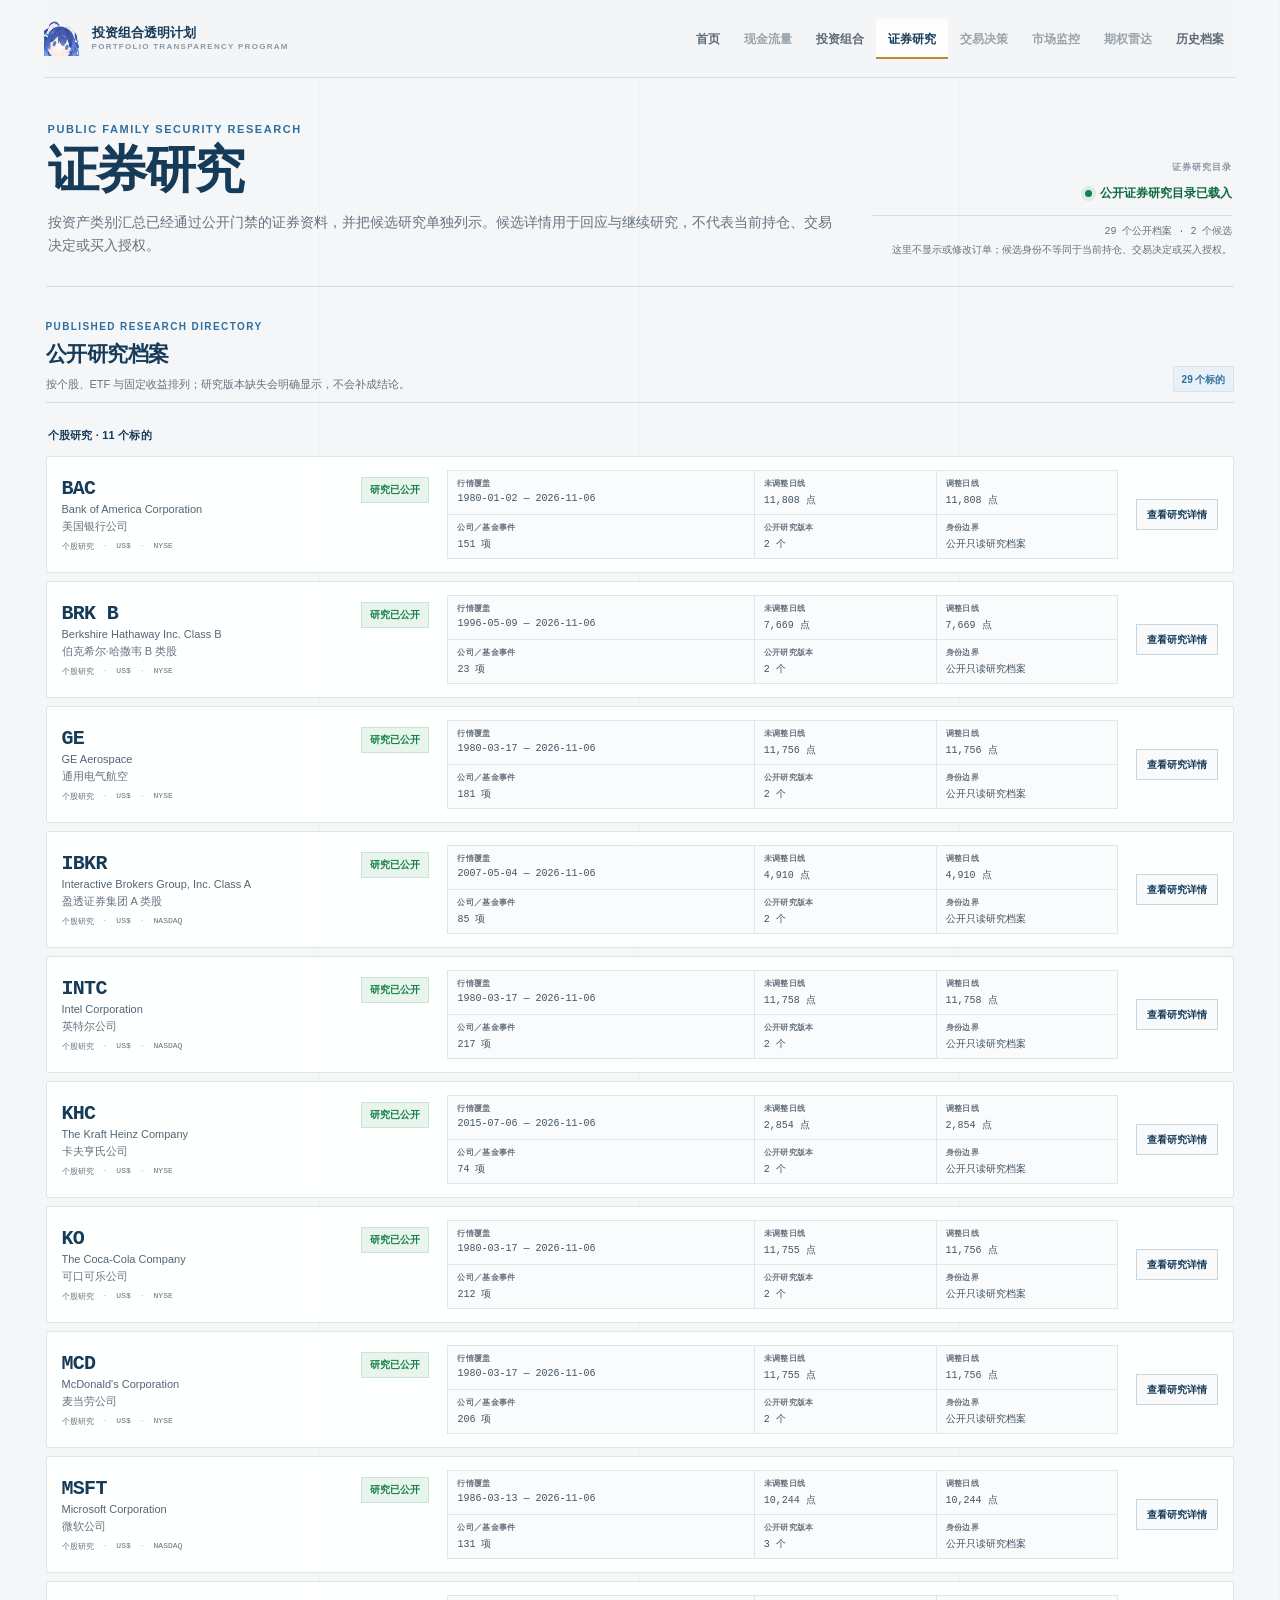
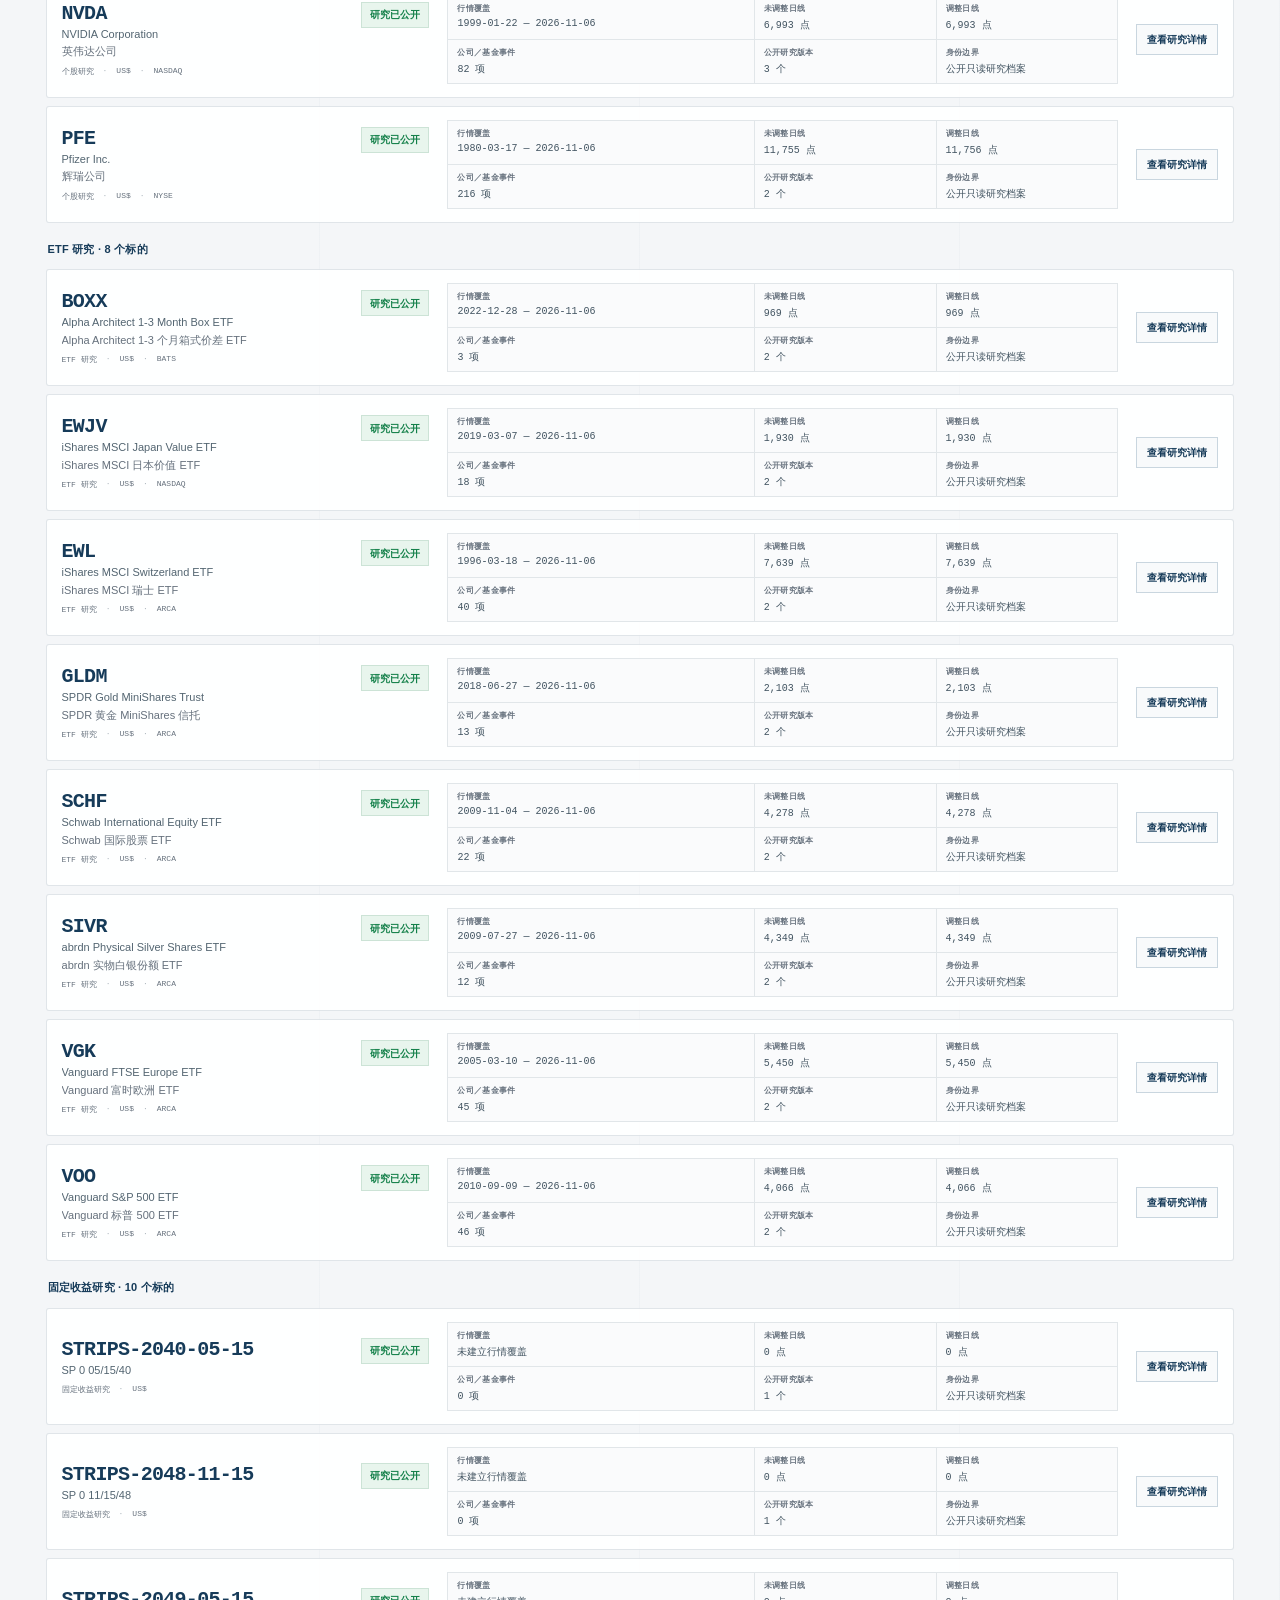
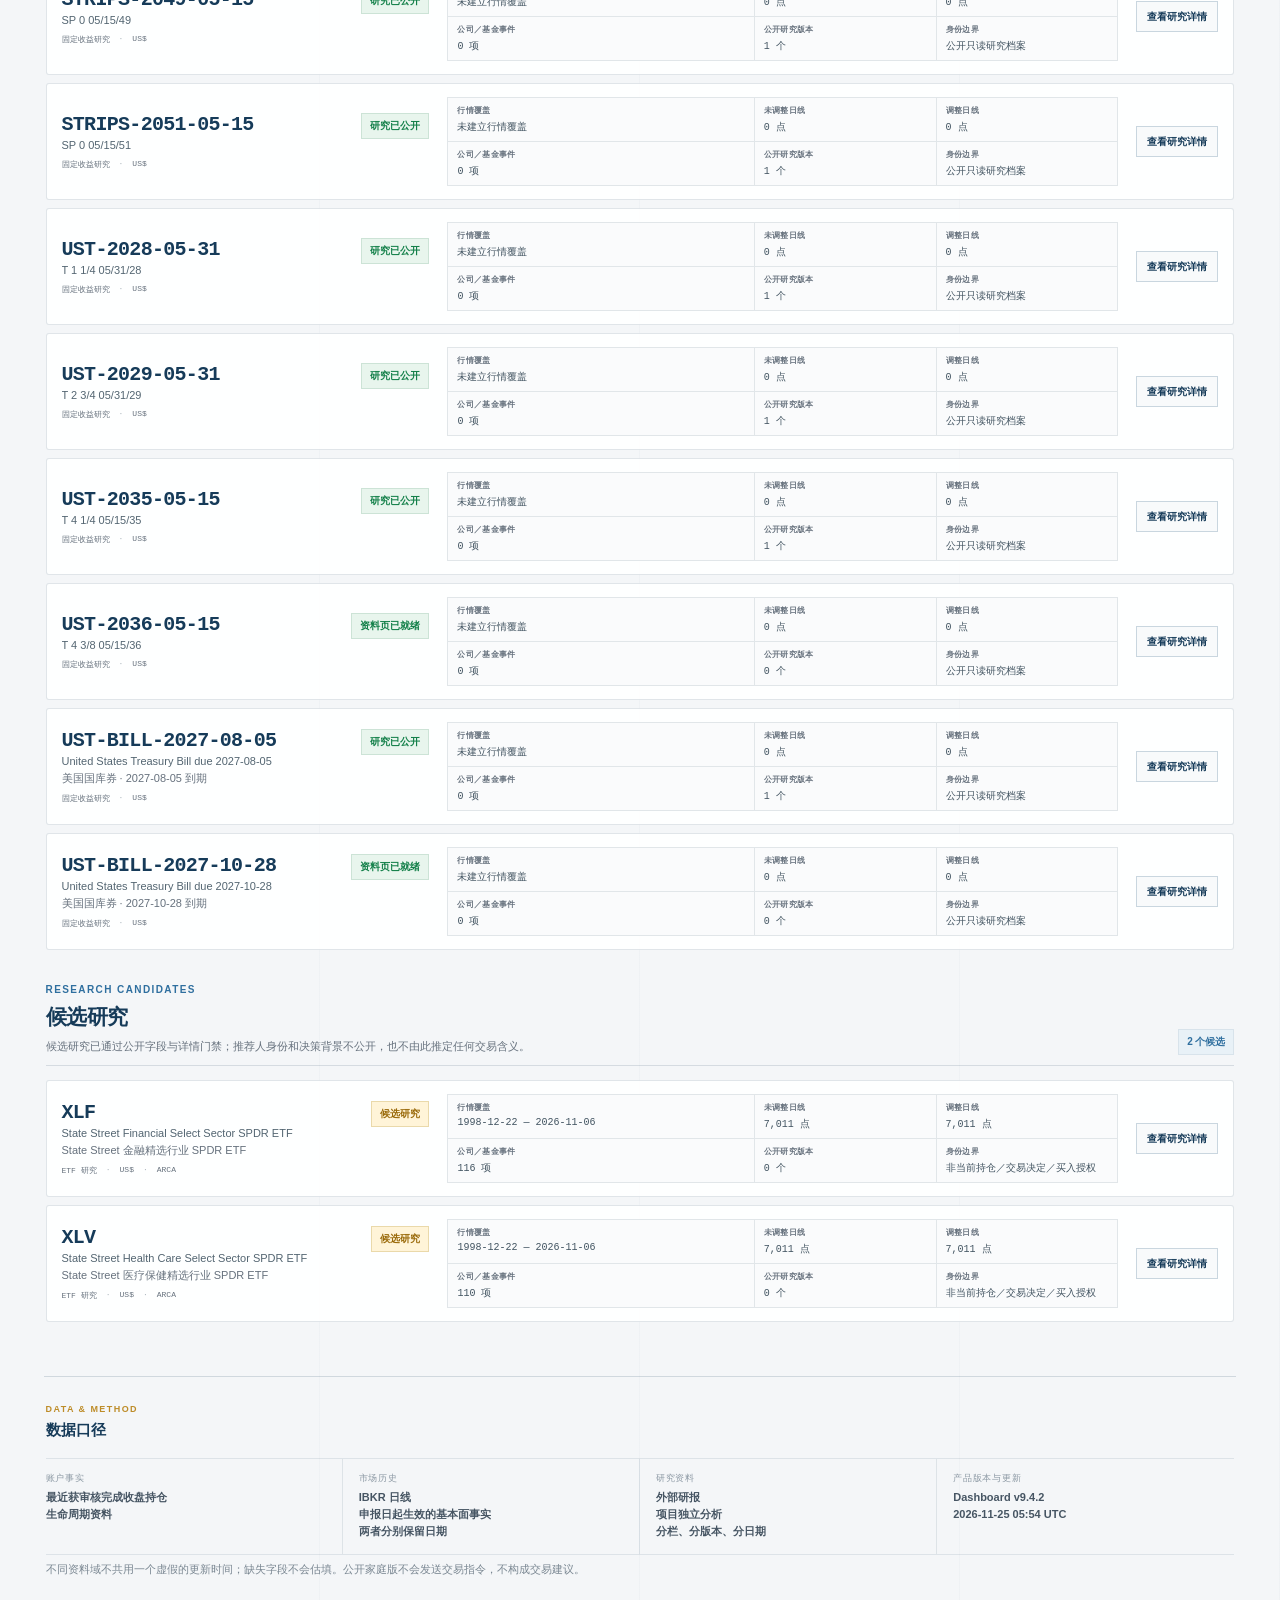
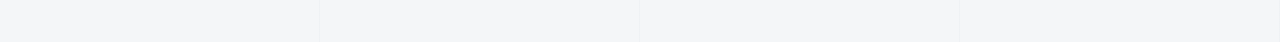
<file: instrument.html>
<!doctype html>
<html lang="zh-Hans">
<head>
  <link rel="icon" type="image/png" sizes="64x64" href="assets/site-favicon-v1.png?v=42b0c8343339">
  <meta charset="utf-8">
  <meta name="viewport" content="width=device-width, initial-scale=1">
  <meta name="color-scheme" content="light">
  <!-- FAMILY:PRIVACY_META:START -->
  <meta name="robots" content="noindex,nofollow,noarchive">
  <meta name="referrer" content="no-referrer">
  <!-- FAMILY:PRIVACY_META:END -->
  <title>证券研究 · 投资组合透明计划</title>
  <style id="editorialInstrumentPageTheme">
    :root {
      --page: #f4f6f8;
      --card: #fff;
      --ink: #17212b;
      --muted: #66717d;
      --border: #dfe4e8;
      --navy: #163b59;
      --blue: #2f6f9f;
      --blue-soft: #e8f1f7;
      --gold: #bd8c28;
      --green: #14804a;
      --green-soft: #e8f5ed;
      --amber: #9a6a0a;
      --amber-soft: #fff4d8;
      --red: #c7353b;
      --red-soft: #fff0f1;
      --mono: ui-monospace, SFMono-Regular, Menlo, Monaco, Consolas, "Liberation Mono", monospace;
      --sans: Inter, ui-sans-serif, -apple-system, BlinkMacSystemFont, "Segoe UI", "PingFang SC", "Hiragino Sans GB", "Microsoft YaHei", sans-serif;
    }
    * { box-sizing: border-box; }
    html { scroll-behavior: smooth; }
    body {
      margin: 0;
      background:
        linear-gradient(90deg, transparent 0, transparent calc(100% - 1px), rgba(22,59,89,.022) calc(100% - 1px)),
        var(--page);
      background-size: 25% 100%;
      color: var(--ink);
      font-family: var(--sans);
      line-height: 1.5;
    }
    button { font: inherit; }
    a { color: inherit; }
    .shell { width: min(1520px, 100%); margin: 0 auto; padding: 0 clamp(22px, 3.4vw, 52px) 64px; }
    .instrument-hero {
      position: relative;
      display: grid;
      grid-template-columns: minmax(0, 1.2fr) minmax(390px, .8fr);
      gap: 32px;
      padding: 18px 2px 28px;
      border-bottom: 1px solid rgba(22,59,89,.13);
    }
    .instrument-hero::after {
      content: "";
      position: absolute;
      right: 2px;
      bottom: -1px;
      width: min(220px, 24vw);
      height: 2px;
      background: var(--gold);
    }
    .eyebrow { margin: 0 0 7px; color: var(--blue); font-size: 11px; font-weight: 780; letter-spacing: .14em; text-transform: uppercase; }
    h1 { margin: 0; color: var(--navy); font-size: clamp(35px, 5vw, 66px); font-weight: 700; line-height: .98; letter-spacing: -.055em; }
    body.bond-detail h1 { font-size: clamp(30px, 4vw, 52px); letter-spacing: -.04em; }
    .company-name { margin: 12px 0 0; color: #465866; font-size: clamp(16px, 2vw, 21px); }
    .company-name-zh { margin-left: 10px; color: #75828c; font-size: .78em; }
    .company-name-zh::before { content: "·"; margin-right: 10px; color: #a5afb7; }
    .instrument-meta { display: flex; flex-wrap: wrap; gap: 7px 14px; margin-top: 17px; color: var(--muted); font: 11px var(--mono); }
    .instrument-meta span + span::before { content: "·"; margin-right: 14px; color: #a5afb7; }
    .hero-quote { align-self: end; }
    .hero-day-change { display: grid; grid-template-rows: repeat(2, 1fr); width: 100%; min-height: 54px; }
    .hero-change-row { display: flex; align-items: center; justify-content: space-between; gap: 10px; color: var(--muted); font-size: 10px; }
    .hero-change-row + .hero-change-row { border-top: 1px solid rgba(22,59,89,.12); }
    .hero-change-value { font: 730 12px var(--mono); font-variant-numeric: tabular-nums; }
    .status-line {
      display: flex;
      align-items: flex-start;
      gap: 10px;
      margin: 18px 0 28px;
      padding: 12px 14px;
      border-left: 3px solid rgba(189,140,40,.68);
      background: rgba(255,255,255,.55);
      color: #56636e;
      font-size: 12px;
    }
    .status-line[hidden] { display: none; }
    .status-line.error { border-left-color: var(--red); background: var(--red-soft); color: #8b252a; }
    .status-dot { flex: 0 0 auto; width: 7px; height: 7px; margin-top: 5px; border-radius: 50%; background: var(--blue); }
    .status-line.error .status-dot { background: var(--red); }
    .metric-grid { display: grid; grid-template-columns: repeat(4, minmax(0, 1fr)); border: 1px solid rgba(22,59,89,.13); background: rgba(255,255,255,.78); }
    .metric { min-height: 126px; padding: 19px; border-right: 1px solid rgba(22,59,89,.11); }
    .metric:last-child { border-right: 0; }
    .metric-label { color: var(--muted); font-size: 10px; font-weight: 780; letter-spacing: .05em; }
    .metric-value { margin-top: 8px; color: var(--navy); font: 760 clamp(19px, 2.3vw, 28px) var(--mono); letter-spacing: -.035em; font-variant-numeric: tabular-nums; }
    .metric-value-pair { display: flex; align-items: baseline; justify-content: space-between; gap: 2px 12px; flex-wrap: wrap; }
    .metric-value-pair .metric-value-primary { flex: 1 1 auto; }
    .metric-value-secondary {
      flex: 0 0 auto;
      padding-left: 12px;
      border-left: 1px solid var(--border);
      font: 750 14px var(--mono);
      letter-spacing: 0;
      white-space: nowrap;
    }
    .metric-note { margin-top: 7px; color: var(--muted); font-size: 10px; }
    .fundamental-grid { display: grid; grid-template-columns: repeat(8, minmax(0, 1fr)); gap: 1px; border: 1px solid rgba(22,59,89,.13); background: rgba(22,59,89,.11); }
    .fundamental-item { min-width: 0; min-height: 76px; padding: 11px 12px; background: #fff; }
    .fundamental-label { color: var(--muted); font-size: 9px; font-weight: 780; letter-spacing: .05em; }
    .fundamental-value { margin-top: 5px; color: var(--navy); font: 740 16px var(--mono); font-variant-numeric: tabular-nums; overflow-wrap: anywhere; }
    .fundamental-note { margin-top: 4px; color: var(--muted); font-size: 8px; line-height: 1.35; overflow-wrap: anywhere; }
    .corporate-timeline { border: 1px solid rgba(22,59,89,.13); background: rgba(255,255,255,.91); }
    .corporate-group + .corporate-group { border-top: 1px solid rgba(22,59,89,.12); }
    .corporate-group-title { padding: 10px 16px; border-bottom: 1px solid #e4e9ec; background: #f7f9fa; color: var(--muted); font-size: 9px; font-weight: 780; letter-spacing: .08em; text-transform: uppercase; }
    .corporate-event-row { position: relative; display: grid; grid-template-columns: 142px 80px minmax(0,1fr) minmax(130px,auto); gap: 14px; align-items: center; min-height: 82px; padding: 13px 16px 13px 22px; border-bottom: 1px solid #e7ebee; }
    .corporate-event-row:last-child { border-bottom: 0; }
    .corporate-event-row::before { content: ""; position: absolute; left: 8px; top: 0; bottom: 0; width: 1px; background: #d7e0e6; }
    .corporate-event-row::after { content: ""; position: absolute; left: 4px; top: 50%; width: 7px; height: 7px; border: 1px solid var(--blue); border-radius: 50%; background: #fff; transform: translateY(-50%); }
    .corporate-event-row.next { background: linear-gradient(90deg, rgba(232,241,247,.78), rgba(255,255,255,.94) 58%); }
    .corporate-event-row.next::after { border-color: var(--gold); background: var(--gold); box-shadow: 0 0 0 3px rgba(189,140,40,.13); }
    .corporate-date { color: var(--navy); font: 740 13px var(--mono); font-variant-numeric: tabular-nums; }
    .corporate-weekday { margin-top: 3px; color: var(--muted); font: 10px var(--sans); }
    .corporate-event-title { color: var(--navy); font-size: 13px; font-weight: 750; }
    .corporate-event-description { margin-top: 4px; color: var(--muted); font-size: 10px; line-height: 1.45; }
    .corporate-event-meta { min-width: 0; max-width: 260px; justify-self: end; text-align: right; }
    .corporate-event-updated { display: block; margin-top: 4px; color: var(--muted); font: 10px/1.45 var(--mono); }
    .corporate-source { color: #506575; font-size: 10px; text-decoration: none; }
    .corporate-source:hover, .corporate-source:focus-visible { color: var(--blue); text-decoration: underline; outline: none; }
    .corporate-history-details > summary { padding: 11px 16px; border-top: 1px solid #e4e9ec; color: #52636f; font-size: 10px; font-weight: 720; cursor: pointer; }
    .corporate-history-details > summary:hover, .corporate-history-details > summary:focus-visible { background: var(--blue-soft); outline: none; }
    .corporate-empty { padding: 22px; color: var(--muted); font-size: 11px; }
    .positive { color: var(--green) !important; }
    .negative { color: var(--red) !important; }
    .event-kind-recurring { color: var(--blue); font-weight: 760; }
    .section { margin-top: 38px; }
    .section-head { display: flex; align-items: flex-end; justify-content: space-between; gap: 22px; margin-bottom: 14px; padding-bottom: 10px; border-bottom: 1px solid rgba(22,59,89,.14); }
    .section-kicker { margin: 0 0 4px; color: var(--blue); font-size: 10px; font-weight: 780; letter-spacing: .14em; text-transform: uppercase; }
    .section-title { margin: 0; color: var(--navy); font-size: 21px; font-weight: 740; letter-spacing: -.02em; }
    .section-note { margin: 6px 0 0; color: var(--muted); font-size: 11px; }
    .section-head-meta { display: flex; align-items: center; justify-content: flex-end; flex-wrap: wrap; gap: 8px; }
    .decision-case-link { border-color: #ead9aa; background: var(--amber-soft); color: var(--amber); text-decoration: none; transition: color 120ms ease, background 120ms ease, border-color 120ms ease; }
    .decision-case-link[hidden] { display: none; }
    .decision-case-link:hover, .decision-case-link:focus-visible { border-color: rgba(189,140,40,.68); background: var(--gold-soft); color: var(--navy); outline: none; }
    .card { border: 1px solid rgba(22,59,89,.13); border-radius: 3px; background: rgba(255,255,255,.91); box-shadow: none; }
    .card-body { padding: 22px; }
    .chart-toolbar { display: grid; grid-template-columns: minmax(0, 1fr) auto; align-items: start; gap: 12px; padding: 16px 18px; border-bottom: 1px solid rgba(22,59,89,.11); }
    .chart-controls { display: flex; flex-wrap: wrap; align-items: center; gap: 10px 14px; }
    .chart-range-controls { align-self: start; justify-content: flex-end; }
    .price-window-latest-control[hidden] { display: none; }
    .price-window-latest-control .segment-btn { min-width: 72px; border-right: 0; }
    .chart-control { display: inline-flex; align-items: center; gap: 7px; }
    .chart-control-label { color: var(--muted); font-size: 9px; font-weight: 780; letter-spacing: .08em; text-transform: uppercase; }
    .segmented { display: inline-flex; border: 1px solid #ccd7df; background: #f2f5f7; }
    .segment-btn { min-height: 34px; padding: 7px 11px; border: 0; border-right: 1px solid #d7e0e6; background: transparent; color: #596773; font-size: 11px; font-weight: 750; cursor: pointer; }
    .segment-btn:last-child { border-right: 0; }
    .segment-btn:hover, .segment-btn:focus-visible { color: var(--navy); background: #fff; outline: none; }
    .segment-btn[aria-pressed="true"] { color: var(--navy); background: #fff; box-shadow: inset 0 -2px 0 var(--gold); }
    .segment-btn:disabled { color: #99a4ac; background: #edf1f3; cursor: not-allowed; }
    .chart-frame { position: relative; min-height: 470px; padding: 12px 12px 4px; }
    .chart-svg { display: block; width: 100%; height: 448px; overflow: visible; touch-action: none; }
    .price-window-nav { position: absolute; inset: 12px 12px 4px; z-index: 4; pointer-events: none; }
    .price-window-nav[hidden] { display: none; }
    .price-window-nav-btn {
      position: absolute;
      display: inline-flex;
      align-items: center;
      justify-content: center;
      flex-direction: column;
      gap: 6px;
      width: 38px;
      height: 88px;
      padding: 7px 4px;
      border: 1px solid #ccd7df;
      border-radius: 2px;
      background: rgba(247,249,250,.96);
      color: #596773;
      font-size: 9px;
      font-weight: 760;
      line-height: 1;
      cursor: pointer;
      pointer-events: auto;
    }
    .price-window-nav-btn:hover, .price-window-nav-btn:focus-visible { border-color: #9fb2bf; background: #fff; box-shadow: inset 0 -2px 0 var(--gold); color: var(--navy); outline: none; }
    .price-window-nav-btn:disabled { border-color: #e0e6ea; background: rgba(244,247,249,.92); box-shadow: none; color: #a1acb4; cursor: not-allowed; }
    .price-window-nav-btn.older, .price-window-nav-btn.newer { top: 48%; transform: translateY(-50%); }
    .price-window-nav-btn.older { left: 44px; }
    .price-window-nav-btn.newer { right: 44px; }
    .grid-line { stroke: #e2e7eb; stroke-width: 1; }
    .axis-label { fill: #72808b; font: 10px var(--mono); }
    .focus-line { stroke: #8797a3; stroke-width: 1; stroke-dasharray: 3 3; pointer-events: none; }
    .chart-tooltip { position: absolute; z-index: 5; display: none; min-width: 248px; max-width: 286px; padding: 10px 11px; border: 1px solid #cbd5dc; border-radius: 3px; background: rgba(255,255,255,.98); box-shadow: 0 8px 22px rgba(20,36,50,.12); color: var(--ink); font-size: 10px; pointer-events: none; transform: translateY(-50%); }
    .chart-tooltip.visible { display: block; }
    .tooltip-date { padding-bottom: 6px; border-bottom: 1px solid #e1e6ea; color: var(--navy); font: 750 11px var(--mono); }
    .tooltip-grid { display: grid; grid-template-columns: auto 62px auto 62px; gap: 4px 6px; justify-content: center; margin-top: 7px; align-items: baseline; }
    .tooltip-section { margin-top: 8px; padding-top: 7px; border-top: 1px solid #e1e6ea; }
    .tooltip-section-title { color: var(--muted); font-size: 9px; font-weight: 780; letter-spacing: .06em; }
    .tooltip-section .tooltip-grid { margin-top: 5px; }
    .tooltip-label { color: var(--muted); white-space: nowrap; }
    .tooltip-value { min-width: 0; overflow: hidden; text-align: right; font-family: var(--mono); font-variant-numeric: tabular-nums; text-overflow: ellipsis; white-space: nowrap; }
    #bondYieldTooltip .tooltip-grid { grid-template-columns: minmax(0, 1fr) max-content; column-gap: 12px; justify-content: stretch; }
    #bondYieldTooltip .tooltip-label { min-width: 0; overflow-wrap: anywhere; white-space: normal; }
    #bondYieldTooltip .tooltip-value { overflow: visible; text-overflow: clip; }
    .tooltip-events { display: grid; gap: 5px; margin-top: 8px; padding-top: 7px; border-top: 1px solid #e1e6ea; color: #455d6e; line-height: 1.45; }
    .tooltip-events[hidden] { display: none; }
    .tooltip-event { display: grid; grid-template-columns: auto 1fr; gap: 6px; align-items: start; }
    .tooltip-event-kind { color: var(--blue); font-weight: 780; white-space: nowrap; }
    .tooltip-trade { display: grid; gap: 5px; }
    .tooltip-trade + .tooltip-trade { margin-top: 2px; padding-top: 7px; border-top: 1px solid #e8ecef; }
    .tooltip-trade-head { display: flex; align-items: baseline; justify-content: space-between; gap: 8px; }
    .tooltip-trade-kind { color: #176b9b; font-weight: 780; }
    .tooltip-trade-kind.sell { color: #a14e4e; }
    .tooltip-trade-date { color: var(--muted); font: 9px var(--mono); }
    .tooltip-trade-grid { display: grid; grid-template-columns: auto max-content auto max-content; gap: 4px 8px; align-items: baseline; }
    .tooltip-trade-label { color: var(--muted); white-space: nowrap; }
    .tooltip-trade-value { text-align: right; font-family: var(--mono); font-variant-numeric: tabular-nums; white-space: nowrap; }
    .chart-event-stem { stroke-width: 1; stroke-dasharray: 2 2; pointer-events: none; }
    .chart-event-marker { stroke-width: 1; pointer-events: none; }
    .chart-event-label { font: 750 8px var(--sans); letter-spacing: .02em; pointer-events: none; }
    .chart-trade-marker { stroke-width: 1.2; }
    .chart-trade-label { font-weight: 820; }
    .tooltip-event-kind.trade-buy { color: #176b9b; }
    .tooltip-event-kind.trade-sell { color: #a14e4e; }
    .moving-average-line { fill: none; stroke-width: 1.8; stroke-linecap: round; stroke-linejoin: round; pointer-events: none; }
    .chart-caption { display: flex; flex-wrap: wrap; justify-content: space-between; gap: 8px 20px; padding: 10px 18px 15px; border-top: 1px solid rgba(22,59,89,.09); color: var(--muted); font-size: 10px; }
    .bond-cashflow-surface { padding: 18px; }
    .bond-yield-panel { margin-bottom: 16px; border: 1px solid rgba(22,59,89,.13); background: #fff; }
    .bond-yield-head { display: flex; align-items: flex-end; justify-content: space-between; gap: 18px; padding: 14px 16px 11px; border-bottom: 1px solid #e3e8eb; }
    .bond-yield-title { margin: 0; color: var(--navy); font-size: 14px; font-weight: 760; }
    .bond-yield-subtitle { margin: 4px 0 0; color: var(--muted); font-size: 9px; line-height: 1.45; }
    .bond-yield-status { color: var(--muted); font: 9px var(--mono); white-space: nowrap; }
    .bond-yield-toolbar { display: flex; align-items: center; justify-content: flex-end; padding: 10px 16px; border-bottom: 1px solid #e3e8eb; background: #fafbfc; }
    .bond-yield-chart-frame { position: relative; min-height: 0; padding: 8px 8px 0; overflow: hidden; }
    .bond-yield-chart { display: block; width: 100%; height: auto; aspect-ratio: 3 / 1; touch-action: none; }
    .bond-yield-legend { display: flex; flex-wrap: wrap; align-items: center; gap: 9px 18px; padding: 10px 16px; border-top: 1px solid #e7ebee; background: #fafbfc; color: #53616c; font-size: 10px; }
    .bond-yield-legend-item { display: inline-flex; align-items: center; gap: 7px; white-space: nowrap; }
    .bond-yield-legend-mark { width: 27px; height: 0; border-top: 2px solid var(--bond-yield-color, #176b9b); }
    .bond-yield-legend-mark.security { border-top-width: 3px; border-top-color: var(--navy); }
    .bond-yield-legend-mark.unavailable { border-top-color: #9aa6ae; border-top-style: dotted; }
    .bond-yield-legend-item.unavailable { color: #7c8992; }
    .bond-yield-legend-mark.purchase { border-top-color: var(--gold); border-top-style: dashed; }
    .bond-yield-method { margin: 0; padding: 10px 16px 12px; border-top: 1px solid #e7ebee; color: var(--muted); font-size: 9px; line-height: 1.55; }
    .bond-cashflow-metrics { display: grid; grid-template-columns: repeat(4, minmax(0,1fr)); border: 1px solid rgba(22,59,89,.13); background: rgba(22,59,89,.11); }
    .bond-cashflow-metric { min-width: 0; min-height: 92px; padding: 14px 16px; background: #fff; }
    .bond-cashflow-metric + .bond-cashflow-metric { border-left: 1px solid rgba(22,59,89,.11); }
    .bond-cashflow-label { color: var(--muted); font-size: 9px; font-weight: 780; letter-spacing: .05em; }
    .bond-cashflow-value { margin-top: 7px; color: var(--navy); font: 750 18px var(--mono); font-variant-numeric: tabular-nums; }
    .bond-cashflow-note { margin-top: 5px; color: var(--muted); font-size: 9px; line-height: 1.45; }
    .bond-maturity-rail { position: relative; display: grid; grid-template-columns: repeat(3, minmax(0,1fr)); gap: 1px; margin: 16px 0; border: 1px solid rgba(22,59,89,.12); background: rgba(22,59,89,.11); }
    .bond-rail-stop { position: relative; min-height: 76px; padding: 13px 15px 12px 28px; background: #f9fbfc; }
    .bond-rail-stop::before { content: ""; position: absolute; left: 13px; top: 18px; width: 7px; height: 7px; border: 1px solid var(--blue); border-radius: 50%; background: #fff; }
    .bond-rail-stop.maturity::before { border-color: var(--gold); background: var(--gold); box-shadow: 0 0 0 3px rgba(189,140,40,.12); }
    .bond-rail-label { color: var(--muted); font-size: 9px; font-weight: 760; }
    .bond-rail-value { margin-top: 5px; color: var(--navy); font: 730 12px var(--mono); }
    .bond-schedule-wrap { max-height: 330px; overflow: auto; border: 1px solid rgba(22,59,89,.12); }
    .bond-schedule-table { width: 100%; min-width: 620px; border-collapse: collapse; }
    .bond-schedule-table th { position: sticky; top: 0; z-index: 2; background: #f6f8fa; color: #62717d; font-size: 9px; font-weight: 780; letter-spacing: .04em; }
    .bond-schedule-table th, .bond-schedule-table td { padding: 10px 12px; border-bottom: 1px solid #e5eaed; text-align: left; }
    .bond-schedule-table th.number, .bond-schedule-table td.number { text-align: right; }
    .bond-schedule-table td { color: #394a57; font-size: 11px; }
    .bond-schedule-table td.number { font-family: var(--mono); font-variant-numeric: tabular-nums; }
    .bond-schedule-table tr.maturity td { color: var(--navy); font-weight: 760; background: #fffaf0; }
    .bond-schedule-method { margin: 10px 2px 0; color: var(--muted); font-size: 10px; line-height: 1.55; }
    .price-ma-legend {
      display: flex;
      flex-wrap: wrap;
      align-items: center;
      gap: 10px 20px;
      padding: 10px var(--price-ma-legend-right-inset, 18px) 10px var(--price-ma-legend-left-inset, 18px);
      border-top: 1px solid rgba(22,59,89,.09);
      background: #fafbfc;
      color: #53616c;
      font-size: 10px;
    }
    .price-ma-legend-item { display: inline-flex; align-items: center; gap: 7px; white-space: nowrap; }
    .price-ma-legend-mark { display: inline-block; width: 28px; height: 0; border-top: 2px solid #176b9b; }
    .price-ma-legend-mark.ma-50 { border-top-color: #a87316; border-top-style: dashed; }
    .price-ma-legend-mark.ma-60 { border-top-color: #a87316; border-top-style: dashed; }
    .price-ma-legend-mark.ma-120 { border-top-color: #73828d; border-top-style: dashed; }
    .price-ma-legend-mark.ma-200 { border-top-color: #44556d; border-top-style: dotted; }
    .price-ma-legend-mark.ma-250 { border-top-color: #44556d; border-top-style: dotted; }
    .price-trade-legend-item { display: inline-flex; align-items: center; gap: 7px; white-space: nowrap; }
    .price-trade-legend-mark {
      display: inline-flex;
      min-width: 18px;
      height: 15px;
      align-items: center;
      justify-content: center;
      border: 1px solid #176b9b;
      border-radius: 2px;
      background: #e8f1f7;
      color: #176b9b;
      font-size: 8px;
      font-weight: 820;
      line-height: 1;
    }
    .price-trade-legend-mark.sell { border-color: #a14e4e; background: #f8ebeb; color: #a14e4e; }
    .price-ma-method { margin-left: auto; color: var(--muted); }
    .valuation-legend {
      display: flex;
      flex-wrap: wrap;
      align-items: center;
      gap: 10px 20px;
      padding: 10px var(--valuation-legend-right-inset, 18px) 10px var(--valuation-legend-left-inset, 18px);
      border-top: 1px solid rgba(22,59,89,.09);
      background: #fafbfc;
      color: #53616c;
      font-size: 10px;
    }
    .valuation-legend-item { display: inline-flex; align-items: center; gap: 7px; white-space: nowrap; }
    .valuation-legend-mark { display: inline-block; width: 28px; height: 0; border-top: 2px solid #176b9b; }
    .valuation-legend-mark.mean { border-top: 1px dashed #707d87; }
    .valuation-legend-mark.band { height: 9px; border: 1px solid rgba(23,107,155,.24); background: rgba(23,107,155,.10); }
    .valuation-comparator-note { margin-left: auto; color: var(--muted); }
    .chart-control[hidden], .moving-average-btn[hidden], .price-ma-legend[hidden], .price-ma-legend-item[hidden], .price-trade-legend-item[hidden], .price-ma-method[hidden], .tooltip-section[hidden], .valuation-legend[hidden] { display: none; }
    .chart-toolbar[hidden], .chart-frame[hidden], .chart-caption[hidden], .bond-cashflow-surface[hidden] { display: none; }
    .asof-grid { display: grid; grid-template-columns: repeat(4, minmax(0, 1fr)); gap: 1px; border: 1px solid rgba(22,59,89,.13); background: rgba(22,59,89,.11); }
    .asof-item { min-height: 96px; padding: 15px; background: #fff; }
    .asof-label { color: var(--muted); font-size: 10px; font-weight: 760; }
    .asof-value { margin-top: 7px; color: var(--navy); font: 700 13px var(--mono); }
    .asof-note { margin-top: 5px; color: var(--muted); font-size: 10px; }
    .two-col { display: grid; grid-template-columns: minmax(0, 1.22fr) minmax(500px, .78fr); gap: 18px; align-items: stretch; }
    .records-card { height: 442px; min-width: 0; min-height: 0; overflow: hidden; }
    .table-wrap { overflow-x: auto; }
    .event-ledger-scroll { width: 100%; max-width: 100%; height: 100%; min-width: 0; overflow-x: auto; }
    .event-ledger-surface { min-width: 820px; }
    .event-table-wrap { height: 392px; max-height: 392px; overflow-y: auto; scrollbar-gutter: stable; }
    .event-table-wrap th { position: sticky; top: 0; z-index: 2; }
    .event-table { table-layout: fixed; }
    .event-table th, .event-table td { white-space: normal; overflow-wrap: anywhere; }
    .event-col-date { width: 12%; }
    .event-col-type { width: 19%; }
    .event-col-side { width: 7%; }
    .event-col-quantity { width: 12%; }
    .event-col-price { width: 11%; }
    .event-col-amount { width: 14%; }
    .event-col-fee { width: 9%; }
    .event-col-realized { width: 16%; }
    table { width: 100%; border-collapse: collapse; font-size: 11px; }
    th, td { padding: 10px 12px; border-bottom: 1px solid #e7ebee; text-align: left; white-space: nowrap; }
    th { color: var(--muted); background: #f6f8f9; font-size: 9px; font-weight: 780; letter-spacing: .05em; }
    th.number, td.number { text-align: right; }
    td.number { font-family: var(--mono); font-variant-numeric: tabular-nums; }
    tbody tr:last-child td { border-bottom: 0; }
    tbody tr:hover td { background: #edf3f7; }
    .empty { padding: 24px; color: var(--muted); font-size: 12px; }
    .event-summary { display: grid; grid-template-columns: 12% 19% 7% 12% 11% 14% 9% 16%; min-height: 48px; overflow-y: hidden; scrollbar-gutter: stable; border-top: 1px solid #dfe5e9; background: #fafbfc; }
    .event-summary-item { display: flex; flex-direction: column; align-items: flex-end; justify-content: center; gap: 3px; min-width: 0; padding: 7px 12px; border-left: 1px solid #e1e6ea; }
    .event-summary-item.holding-total { grid-column: 3 / 5; }
    .event-summary-item.fees-total { grid-column: 6 / 8; }
    .event-summary-item.realized-total { grid-column: 8; }
    .event-summary.bond-view .holding-total { grid-column: 3 / 6; }
    .event-summary.bond-view .fees-total { grid-column: 6 / 8; }
    .event-summary.bond-view .realized-total { grid-column: 8; }
    .event-table.bond-view .event-col-realized,
    .event-table.bond-view th:last-child,
    .event-table.bond-view td:last-child { display: none; }
    .account-kpi-grid { display: grid; grid-template-columns: repeat(6, minmax(0,1fr)); gap: 1px; margin: 0 0 18px; border: 1px solid #dfe5e9; background: #dfe5e9; }
    .account-kpi { min-height: 74px; padding: 13px 14px; background: #fff; }
    .account-kpi.wide { min-height: 74px; }
    .account-kpi-label { color: var(--muted); font-size: 9px; font-weight: 760; }
    .account-kpi-value { margin-top: 6px; color: var(--navy); font: 730 15px var(--mono); font-variant-numeric: tabular-nums; }
    .account-kpi-note { margin-top: 4px; color: var(--muted); font-size: 9px; line-height: 1.35; }
    .tax-lot-card { display: flex; }
    .tax-lot-card .card-body { display: flex; flex: 1 1 auto; flex-direction: column; min-width: 0; min-height: 0; padding-bottom: 0; }
    .tax-lot-head { display: flex; align-items: flex-start; justify-content: space-between; gap: 14px; margin-bottom: 14px; }
    .tax-lot-title { margin: 0; color: var(--navy); font-size: 17px; font-weight: 750; }
    #taxLotsBody { display: flex; flex: 1 1 auto; min-height: 0; }
    .tax-lot-scroll { display: flex; flex: 1 1 auto; min-width: 0; min-height: 0; overflow-x: auto; overflow-y: hidden; }
    .tax-lot-surface {
      --lot-date-width: 25%;
      --lot-price-width: 19%;
      --lot-quantity-width: 15%;
      --lot-pnl-width: 25%;
      --lot-return-width: 16%;
      display: flex; flex: 1 1 auto; flex-direction: column; min-width: 0; min-height: 0;
    }
    .tax-lot-surface.bond-view {
      --lot-date-width: 22%;
      --lot-price-width: 16%;
      --lot-quantity-width: 24%;
      --lot-pnl-width: 21%;
      --lot-return-width: 17%;
    }
    .tax-lot-table-wrap { flex: 1 1 auto; min-height: 0; overflow-y: auto; overscroll-behavior-y: contain; scrollbar-gutter: stable; }
    .tax-lot-table { flex: 0 0 auto; min-width: 0; table-layout: fixed; }
    .tax-lot-table th { position: sticky; top: 0; z-index: 2; }
    .tax-lot-table th.sortable-th { padding: 0; }
    .tax-lot-sort-btn {
      display: inline-flex;
      align-items: center;
      justify-content: flex-end;
      gap: 4px;
      width: 100%;
      padding: 10px 6px;
      border: 0;
      background: transparent;
      color: inherit;
      font: inherit;
      font-weight: inherit;
      white-space: nowrap;
      cursor: pointer;
    }
    .tax-lot-table th:first-child .tax-lot-sort-btn { justify-content: flex-start; }
    .tax-lot-sort-btn:hover { color: var(--navy); background: #f1f5f7; }
    .tax-lot-sort-btn:focus-visible { outline: 2px solid var(--blue); outline-offset: -3px; }
    .tax-lot-sort-indicator { min-width: 1em; color: #9aa6af; font-size: 9px; text-align: center; }
    .tax-lot-sort-btn.active .tax-lot-sort-indicator { color: var(--navy); }
    .tax-lot-table th:first-child, .tax-lot-table td:first-child { width: var(--lot-date-width); }
    .tax-lot-table th:nth-child(2), .tax-lot-table td:nth-child(2) { width: var(--lot-price-width); }
    .tax-lot-table th:nth-child(3), .tax-lot-table td:nth-child(3) { width: var(--lot-quantity-width); }
    .tax-lot-table th:nth-child(4), .tax-lot-table td:nth-child(4) { width: var(--lot-pnl-width); }
    .tax-lot-table th:nth-child(5), .tax-lot-table td:nth-child(5) { width: var(--lot-return-width); }
    .tax-lot-summary {
      display: grid; flex: 0 0 auto;
      grid-template-columns: var(--lot-date-width) var(--lot-price-width) var(--lot-quantity-width) var(--lot-pnl-width) var(--lot-return-width);
      min-width: 0; min-height: 52px; overflow-y: hidden; scrollbar-gutter: stable; border-top: 1px solid #dfe5e9; background: #fafbfc;
    }
    .tax-lot-summary-item { display: flex; flex-direction: column; align-items: flex-end; justify-content: center; gap: 3px; min-width: 0; padding: 7px 6px; border-left: 1px solid #e1e6ea; }
    .tax-lot-summary-item.total-cost-basis { grid-column: 1; border-left: 0; }
    .tax-lot-summary-item.cost-basis { grid-column: 2; }
    .tax-lot-summary-item.quantity { grid-column: 3; }
    .tax-lot-summary-item.pnl { grid-column: 4; }
    .tax-lot-summary-item.pnl-rate { grid-column: 5; }
    .event-summary-label, .tax-lot-summary-label { max-width: 100%; color: var(--muted); font-size: 9px; font-weight: 750; text-align: right; overflow-wrap: anywhere; }
    .event-summary-value, .tax-lot-summary-value { max-width: 100%; color: var(--navy); font: 730 12px var(--mono); font-variant-numeric: tabular-nums; text-align: right; overflow-wrap: anywhere; }
    .tax-lot-surface.bond-view .tax-lot-summary-item { padding-inline: 4px; }
    .badge-row { display: flex; flex-wrap: wrap; gap: 7px; }
    .badge { display: inline-flex; align-items: center; min-height: 26px; padding: 4px 8px; border: 1px solid #d8e3eb; background: var(--blue-soft); color: var(--blue); font-size: 10px; font-weight: 780; white-space: nowrap; }
    .badge.good { border-color: #cce3d6; background: var(--green-soft); color: var(--green); }
    .badge.warn { border-color: #ead9aa; background: var(--amber-soft); color: var(--amber); }
    .badge.risk { border-color: #ecc6ca; background: var(--red-soft); color: var(--red); }
    .research-summary { margin: 18px 0 0; color: #2c3d4b; font-size: 15px; line-height: 1.75; }
    p.research-summary, .research-interpretation p { white-space: pre-line; }
    .research-summary.treasury-overview { line-height: 1.9; white-space: normal; overflow-wrap: anywhere; }
    .research-overview-grid { display: grid; grid-template-columns: repeat(2, minmax(0,1fr)); gap: 10px; margin-top: 18px; }
    .research-overview-item { min-width: 0; padding: 14px; border: 1px solid #e0e6ea; background: #fbfcfd; }
    .research-overview-item:last-child:nth-child(odd) { grid-column: 1 / -1; }
    .research-overview-item h3 { margin: 0; color: var(--navy); font-size: 11px; }
    .research-overview-item ul { margin: 9px 0 0; padding-left: 17px; color: #52616d; font-size: 10px; line-height: 1.65; }
    .research-overview-item li + li { margin-top: 5px; }
    .research-hinge { margin-top: 18px; padding: 13px 14px; border-left: 3px solid var(--gold); background: #f7f8f9; color: #485966; font-size: 12px; }
    .external-view { display: grid; grid-template-columns: minmax(0,1fr) auto; gap: 18px; margin-top: 18px; padding: 15px 16px; border: 1px solid #dce5eb; background: #f8fafb; }
    .external-view-title { color: var(--navy); font-size: 12px; font-weight: 760; }
    .external-view-facts { margin-top: 7px; color: #465866; font: 11px/1.65 var(--mono); }
    .external-view-note { margin-top: 6px; color: var(--muted); font-size: 10px; line-height: 1.6; }
    .external-view-link { align-self: center; padding: 8px 10px; border: 1px solid #cbd9e2; color: var(--blue); font-size: 10px; font-weight: 750; text-decoration: none; white-space: nowrap; }
    .external-view-link:hover, .external-view-link:focus-visible { background: var(--blue-soft); outline: none; }
    .research-stack { display: grid; grid-template-columns: minmax(0,1fr); gap: 18px; }
    .research-subhead { display: flex; align-items: flex-end; justify-content: space-between; gap: 18px; padding: 17px 20px 14px; border-bottom: 1px solid #e0e6ea; }
    .research-subtitle { margin: 0; color: var(--navy); font-size: 16px; font-weight: 750; }
    .research-subhead-meta { display: flex; flex-wrap: wrap; align-items: center; justify-content: flex-end; gap: 7px 10px; min-width: 0; }
    .research-current-heading { margin-bottom: 12px; overflow-wrap: anywhere; }
    #researchBody .badge-row .badge { max-width: 100%; min-width: 0; white-space: normal; overflow-wrap: anywhere; }
    .research-update-date { color: var(--muted); font: 10px/1.45 var(--mono); font-variant-numeric: tabular-nums; white-space: nowrap; }
    .morningstar-overview { display: grid; grid-template-columns: minmax(0, 1fr) auto; gap: 18px; align-items: end; }
    .morningstar-report-link { color: var(--blue); font-size: 13px; font-weight: 760; text-decoration: none; }
    .morningstar-report-link:hover, .morningstar-report-link:focus-visible { text-decoration: underline; outline: none; }
    .morningstar-analyst { margin-top: 8px; color: #465866; font-size: 11px; }
    .morningstar-metrics { display: grid; grid-template-columns: repeat(5, minmax(0,1fr)); gap: 1px; margin-top: 18px; border: 1px solid #dfe5e9; background: #dfe5e9; }
    .morningstar-metrics.appendix-metrics { grid-template-columns: repeat(4, minmax(0,1fr)); }
    .valuation-appendix { margin-top: 22px; padding-top: 2px; }
    .appendix-badges { margin-top: 14px; }
    .appendix-summary { margin-top: 14px; font-size: 13px; }
    .appendix-comparison { margin-top: 14px; }
    .fixed-income-research-metrics { grid-template-columns: repeat(4, minmax(0,1fr)); }
    .morningstar-metric { min-height: 92px; padding: 13px; background: #fff; }
    .morningstar-metric-label { color: var(--muted); font-size: 9px; font-weight: 760; }
    .morningstar-metric-value { margin-top: 7px; color: var(--navy); font: 740 17px var(--mono); font-variant-numeric: tabular-nums; }
    .morningstar-stars { display: inline-flex; align-items: center; gap: 2px; color: #c6932d; filter: drop-shadow(0 1px 0 rgba(132,91,16,.12)); }
    .morningstar-star { display: block; flex: 0 0 18px; width: 18px; height: 18px; }
    .morningstar-star path { fill: currentColor; stroke: currentColor; stroke-linejoin: round; }
    .morningstar-star.unfilled { color: #cbd3d9; }
    .morningstar-star.unfilled path { fill: none; stroke-width: 1.8; }
    .morningstar-gap { font-size: 11px; white-space: nowrap; }
    .morningstar-metric-note { margin-top: 5px; color: var(--muted); font-size: 9px; line-height: 1.45; }
    .research-interpretation { margin-top: 22px; }
    .research-interpretation h4 { margin: 0 0 9px; color: var(--navy); font-size: 13px; }
    .research-interpretation p { margin: 0; color: #344754; font-size: 13px; line-height: 1.9; }
    .provider-section-grid { display: grid; grid-template-columns: repeat(2, minmax(0,1fr)); gap: 12px; margin-top: 14px; }
    .provider-section { padding: 14px; border: 1px solid #e0e6ea; background: #fbfcfd; }
    .provider-section h4 { margin: 0; color: var(--navy); font-size: 12px; }
    .provider-section ul { margin: 9px 0 0; padding-left: 18px; color: #52616d; font-size: 11px; line-height: 1.65; }
    .provider-section li + li { margin-top: 5px; }
    .case-grid { display: grid; grid-template-columns: repeat(2, minmax(0,1fr)); gap: 14px; margin-top: 20px; }
    .case-card { padding: 16px; border: 1px solid #e0e6ea; background: #fbfcfd; }
    .case-card h3 { margin: 0; color: var(--navy); font-size: 13px; }
    .case-card ul, .missing-list { margin: 12px 0 0; padding-left: 18px; color: #52616d; font-size: 11px; }
    .case-card li + li, .missing-list li + li { margin-top: 7px; }
    .valuation-grid { display: grid; grid-template-columns: repeat(3, minmax(0, 1fr)); gap: 1px; margin-top: 18px; border: 1px solid #dfe5e9; background: #dfe5e9; }
    .valuation-item { padding: 14px; background: #fff; }
    .valuation-name { color: var(--muted); font-size: 10px; }
    .valuation-price { margin-top: 5px; color: var(--navy); font: 750 20px var(--mono); }
    .valuation-gap { font-size: 11px; white-space: nowrap; }
    .valuation-reference { margin-top: 5px; color: var(--muted); font-size: 9px; line-height: 1.45; }
    .valuation-assumptions { margin-top: 6px; color: var(--muted); font: 9px/1.5 var(--mono); }
    .valuation-context { margin: 0; padding: 12px 14px; border: 1px solid #dfe5e9; border-top: 0; background: #fbfcfd; }
    .valuation-context-row { display: grid; grid-template-columns: 76px minmax(0, 1fr); gap: 14px; align-items: start; }
    .valuation-context-row + .valuation-context-row { margin-top: 8px; }
    .valuation-context-label { color: var(--muted); font-size: 10px; font-weight: 700; }
    .valuation-context-copy { margin: 0; color: #52616d; font-size: 11px; line-height: 1.75; overflow-wrap: anywhere; }
    .monitoring-list { display: grid; gap: 1px; margin-top: 18px; border: 1px solid #dfe5e9; background: #dfe5e9; }
    .monitoring-item { display: grid; grid-template-columns: minmax(180px, .7fr) minmax(0, 1.3fr); gap: 18px; padding: 13px 14px; background: #fff; }
    .monitoring-metric { color: var(--navy); font-size: 11px; font-weight: 750; }
    .monitoring-baseline { margin-top: 4px; color: var(--muted); font: 9px var(--mono); }
    .monitoring-signals { display: grid; gap: 4px; color: #53616d; font-size: 10px; }
    .monitoring-signals strong { color: var(--muted); font-size: 9px; }
    details.research-details { margin-top: 18px; border-top: 1px solid #e2e7ea; }
    details.research-details summary { padding: 13px 0 0; color: var(--blue); font-size: 11px; font-weight: 750; cursor: pointer; }
    .fundamentals-method-list { padding-inline-start: 18px; line-height: 1.65; }
    .fundamentals-method-list li + li { margin-top: 5px; }
    .fundamentals-method-row { display: grid; grid-template-columns: 7em minmax(0, 1fr); column-gap: 10px; align-items: start; }
    .fundamentals-method-list strong { color: var(--navy); }
    .bill-method-grid { display: grid; grid-template-columns: repeat(3, minmax(0,1fr)); gap: 1px; margin-top: 12px; border: 1px solid rgba(22,59,89,.12); background: rgba(22,59,89,.12); }
    .bill-method-item { min-width: 0; padding: 12px 14px; background: #f9fbfc; }
    .bill-method-label { color: var(--muted); font-size: 9px; font-weight: 780; letter-spacing: .04em; }
    .bill-method-value { margin-top: 5px; color: var(--navy); font: 740 14px var(--mono); font-variant-numeric: tabular-nums; }
    .bill-method-note { margin-top: 5px; color: var(--muted); font-size: 9px; line-height: 1.45; }
    .bill-method-footnote { margin: 10px 0 0; color: var(--muted); font-size: 10px; line-height: 1.6; }
    details.research-history { margin-top: 18px; border-top: 1px solid #d7e0e6; }
    #treasury-portfolio-research { scroll-margin-top: 80px; }
    details.research-history > summary { padding: 14px 0 0; color: var(--blue); font-size: 11px; font-weight: 750; cursor: pointer; }
    .research-history-list { display: grid; gap: 10px; margin-top: 13px; }
    .research-history-card { padding: 14px; border: 1px solid #e0e6ea; background: #f9fafb; }
    .research-history-meta { display: flex; flex-wrap: wrap; align-items: center; gap: 7px; color: var(--muted); font: 9px/1.5 var(--mono); }
    .research-history-summary { margin: 9px 0 0; color: #425360; font-size: 11px; line-height: 1.7; }
    .research-history-hinge { margin-top: 8px; color: #5a6873; font-size: 10px; line-height: 1.65; }
    .research-history-reason { margin-top: 9px; color: var(--muted); font-size: 9px; line-height: 1.6; }
    .source-list { display: grid; gap: 7px; margin-top: 12px; }
    .source-link { display: grid; grid-template-columns: minmax(0,1fr) auto; gap: 14px; padding: 9px 10px; border: 1px solid #e2e7ea; color: #455866; font-size: 10px; text-decoration: none; }
    .source-link:hover, .source-link:focus-visible { border-color: #b9cbd8; background: var(--blue-soft); outline: none; }
    .source-date { color: var(--muted); font-family: var(--mono); }
    .quality-grid { display: grid; grid-template-columns: repeat(5, minmax(0,1fr)); gap: 1px; border: 1px solid #dfe5e9; background: #dfe5e9; }
    .quality-grid.bond-quality-grid { grid-template-columns: repeat(6, minmax(0,1fr)); }
    .quality-item { padding: 14px; background: #fff; }
    .quality-domain { color: var(--muted); font-size: 10px; }
    .quality-status { margin-top: 5px; color: var(--navy); font: 750 14px var(--mono); }
    .quality-note { margin-top: 5px; color: var(--muted); font-size: 9px; }
    /* FAMILY:INSTRUMENT_HOLDING_REVIEW_STYLE:START *//* FAMILY:INSTRUMENT_HOLDING_REVIEW_STYLE:END */
    /* FAMILY:INSTRUMENT_DIRECTORY_STYLE:START */
    .research-directory { padding: 0 2px 20px; }
    .directory-hero { display: grid; grid-template-columns: minmax(0, 1.25fr) minmax(280px, .75fr); gap: 32px; align-items: end; padding: 26px 0 30px; border-bottom: 1px solid rgba(22,59,89,.13); }
    .directory-hero h1 { max-width: 760px; }
    .directory-intro { margin: 16px 0 0; max-width: 780px; color: #526370; font-size: 14px; line-height: 1.7; }
    .directory-section { margin-top: 32px; }
    .directory-grid { display: grid; grid-template-columns: minmax(0, 1fr); gap: 8px; }
    .directory-card { display: grid; grid-template-columns: minmax(230px, .85fr) minmax(0, 1.55fr) auto; gap: 18px; align-items: center; min-height: 0; padding: 13px 15px; border: 1px solid rgba(22,59,89,.13); border-radius: 3px; background: rgba(255,255,255,.91); }
    .directory-card-head { display: flex; min-width: 0; align-items: flex-start; justify-content: space-between; gap: 14px; }
    .directory-symbol { color: var(--navy); font: 760 20px var(--mono); letter-spacing: -.035em; }
    .directory-name { margin-top: 2px; overflow: hidden; color: #536571; font-size: 11px; line-height: 1.4; text-overflow: ellipsis; white-space: nowrap; }
    .directory-name-zh { color: var(--muted); }
    .directory-card-meta { display: flex; flex-wrap: wrap; gap: 3px 9px; margin-top: 6px; color: var(--muted); font: 8px var(--mono); }
    .directory-card-meta span + span::before { content: "·"; margin-right: 9px; color: #a5afb7; }
    .directory-facts { display: grid; grid-template-columns: minmax(155px, 1.35fr) repeat(2, minmax(90px, .8fr)); gap: 1px; border: 1px solid #e1e6e9; background: #e1e6e9; }
    .directory-fact { min-width: 0; padding: 7px 9px; background: #fafbfc; }
    .directory-fact-label { color: var(--muted); font-size: 8px; font-weight: 760; letter-spacing: .04em; }
    .directory-fact-value { margin-top: 3px; overflow: hidden; color: #425461; font: 10px var(--mono); font-variant-numeric: tabular-nums; text-overflow: ellipsis; white-space: nowrap; }
    .directory-actions { display: flex; flex-wrap: wrap; align-items: center; justify-content: flex-end; gap: 7px; margin: 0; padding: 0; }
    .directory-link { display: inline-flex; min-height: 31px; align-items: center; padding: 6px 10px; border: 1px solid #c9d6df; background: #f8fafb; color: var(--navy); font-size: 10px; font-weight: 740; text-decoration: none; }
    .directory-link:hover, .directory-link:focus-visible { border-color: #8da9bc; background: var(--blue-soft); outline: none; }
    .directory-link.secondary { border-color: #ead9aa; background: var(--amber-soft); color: var(--amber); }
    .directory-link.disabled { border-color: #dde3e7; background: #f3f5f6; color: #87939c; cursor: not-allowed; }
    .directory-empty { grid-column: 1 / -1; padding: 22px; border: 1px dashed #cbd5dc; color: var(--muted); font-size: 11px; }
    .directory-group-heading { padding: 10px 2px 4px; color: var(--navy); font-size: 11px; font-weight: 780; letter-spacing: .02em; }
    .directory-status.error { color: var(--red); }
    @media (max-width: 1000px) {
      .directory-card { grid-template-columns: minmax(210px, .75fr) minmax(0, 1.25fr); }
      .directory-actions { grid-column: 1 / -1; justify-content: flex-start; }
    }
    @media (max-width: 660px) {
      .directory-hero { grid-template-columns: 1fr; }
      .directory-hero { gap: 20px; }
      .directory-card { display: block; padding: 13px; }
      .directory-facts { grid-template-columns: repeat(2, minmax(0, 1fr)); margin-top: 11px; }
      .directory-actions { justify-content: flex-start; margin-top: 11px; }
    }
    /* FAMILY:INSTRUMENT_DIRECTORY_STYLE:END */
    @media (max-width: 1000px) {
      .instrument-hero { grid-template-columns: 1fr; }
      .metric-grid, .asof-grid, .quality-grid { grid-template-columns: repeat(2, minmax(0,1fr)); }
      .fundamental-grid { grid-template-columns: repeat(3, minmax(0,1fr)); }
      .metric:nth-child(2) { border-right: 0; }
      .metric:nth-child(-n+2) { border-bottom: 1px solid rgba(22,59,89,.11); }
      .two-col { grid-template-columns: 1fr; }
      .account-kpi-grid { grid-template-columns: repeat(3, minmax(0,1fr)); }
      .corporate-event-row { grid-template-columns: 128px 78px minmax(0,1fr); }
      .corporate-event-meta { grid-column: 3; justify-self: start; text-align: left; }
      .morningstar-metrics { grid-template-columns: repeat(2, minmax(0,1fr)); }
      .morningstar-metric:last-child:nth-child(odd) { grid-column: 1 / -1; }
    }
    @media (max-width: 720px) {
      .metric-value-pair { display: block; }
      .metric-value-secondary { display: block; margin-top: -2px; padding: 0; border: 0; font-size: 12px; }
    }
    @media (max-width: 660px) {
      body { background-size: 50% 100%; }
      .shell { width: 100%; padding: 0 12px 44px; }
      .instrument-hero { padding-top: 10px; }
      .metric-grid, .asof-grid, .quality-grid, .case-grid, .provider-section-grid, .appendix-metrics, .research-overview-grid { grid-template-columns: 1fr; }
      .research-overview-item:last-child:nth-child(odd) { grid-column: auto; }
      .fixed-income-research-metrics { grid-template-columns: repeat(2, minmax(0,1fr)); }
      .fundamental-grid { grid-template-columns: repeat(2, minmax(0,1fr)); }
      .metric { border-right: 0; border-bottom: 1px solid rgba(22,59,89,.11); }
      .metric:last-child { border-bottom: 0; }
      .section-head { align-items: flex-start; flex-direction: column; gap: 10px; }
      .chart-toolbar { grid-template-columns: minmax(0, 1fr); align-items: flex-start; }
      .chart-controls, .chart-control { width: 100%; min-width: 0; align-items: flex-start; }
      .chart-range-controls { justify-content: flex-end; }
      .chart-range-controls .chart-control { display: grid; grid-template-columns: auto minmax(0, 1fr); align-items: end; gap: 7px; }
      .chart-range-controls .chart-control-label { grid-column: 1 / -1; justify-self: end; }
      .chart-range-controls .segmented[aria-label="行情或估值时间范围"] { min-width: 0; }
      .chart-control { flex-direction: column; }
      .segmented { max-width: 100%; overflow-x: auto; }
      .price-ma-method { flex-basis: 100%; margin-left: 0; }
      .valuation-comparator-note { flex-basis: 100%; margin-left: 0; }
      .chart-frame { min-height: 390px; padding-inline: 2px; }
      .chart-svg { height: 370px; }
      .price-window-nav { inset-inline: 2px; }
      .price-window-nav-btn.older, .price-window-nav-btn.newer { width: 34px; height: 78px; padding: 6px 3px; }
      .price-window-nav-btn.older { left: 2px; }
      .price-window-nav-btn.newer { right: 2px; }
      .valuation-grid { grid-template-columns: 1fr; }
      .valuation-context-row { grid-template-columns: 1fr; gap: 4px; }
      .monitoring-item { grid-template-columns: 1fr; gap: 8px; }
      .external-view { grid-template-columns: 1fr; }
      .external-view-link { justify-self: start; }
      .corporate-event-row { grid-template-columns: 1fr auto; gap: 8px 12px; padding-left: 22px; }
      .corporate-event-copy, .corporate-event-meta { grid-column: 1 / -1; }
      .research-subhead { flex-wrap: wrap; align-items: flex-start; gap-block: 10px; }
      .research-subhead-meta { width: 100%; max-width: none; }
      .morningstar-overview { grid-template-columns: 1fr; }
      .morningstar-metrics { grid-template-columns: 1fr; }
      .bond-cashflow-metrics { grid-template-columns: repeat(2, minmax(0,1fr)); }
      .bond-cashflow-metric:nth-child(3) { border-left: 0; border-top: 1px solid rgba(22,59,89,.11); }
      .bond-cashflow-metric:nth-child(4) { border-top: 1px solid rgba(22,59,89,.11); }
      .bond-maturity-rail { grid-template-columns: 1fr; }
      .bond-yield-head { align-items: flex-start; flex-direction: column; gap: 6px; }
      .bond-yield-status { white-space: normal; }
      .bond-yield-toolbar { justify-content: flex-start; padding-inline: 12px; overflow-x: auto; }
      .bond-yield-toolbar .chart-control { width: auto; flex-direction: row; align-items: center; }
      .bond-yield-chart-frame { min-height: 0; padding-inline: 0; }
      .bond-yield-chart { height: auto; aspect-ratio: 28 / 25; }
      .bill-method-grid { grid-template-columns: 1fr; }
      .card-body { padding: 15px; }
      .account-kpi-grid { grid-template-columns: repeat(2, minmax(0,1fr)); }
      .account-kpi.wide { grid-column: 1 / -1; }
    }
    @media (max-width: 560px) {
      .tax-lot-surface { min-width: 440px; }
    }
    .research-excerpt p { margin: 0 0 8px; white-space: pre-line; }
    .research-excerpt p:last-child { margin-bottom: 0; }
    .research-excerpt h4 { margin: 12px 0 7px; font-size: 12px; }
    .research-excerpt a { color: var(--blue); overflow-wrap: anywhere; }
    .research-excerpt code { font-family: inherit; color: var(--muted); }
    .research-excerpt-table { max-width: 100%; overflow-x: auto; margin: 8px 0; }
    .research-excerpt-table table { width: 100%; border-collapse: collapse; font-size: 11px; line-height: 1.55; }
    .research-excerpt-table th, .research-excerpt-table td { padding: 6px; border-bottom: 1px solid var(--border); text-align: left; vertical-align: top; min-width: 58px; }
    .research-excerpt-table .number { text-align: right; font-family: var(--mono); font-variant-numeric: tabular-nums; }
    body.workspace-inner .research-report { max-width: 960px; margin: 24px auto 0; }
    body.workspace-inner .research-report-toc { padding: 0 0 22px; border-bottom: 1px solid var(--border); }
    body.workspace-inner .research-report-toc-label { margin: 0 0 10px; color: var(--muted); font-size: 11px; font-weight: 750; }
    body.workspace-inner .research-report-toc ol { display: grid; grid-template-columns: repeat(2, minmax(0, 1fr)); gap: 0 28px; margin: 0; padding: 0; list-style: none; counter-reset: research-chapter; }
    body.workspace-inner .research-report-toc li { min-width: 0; counter-increment: research-chapter; }
    body.workspace-inner .research-report-toc a { display: flex; align-items: baseline; gap: 10px; padding: 8px 0; color: var(--blue); font-size: 13px; text-decoration: none; }
    body.workspace-inner .research-report-toc a::before { content: counter(research-chapter, decimal-leading-zero); color: var(--muted); font: 10px var(--mono); }
    body.workspace-inner .research-report-toc a:hover { text-decoration: underline; text-underline-offset: 4px; }
    body.workspace-inner .research-report a:focus-visible,
    body.workspace-inner .research-report .research-excerpt-table:focus-visible { outline: 2px solid var(--blue); outline-offset: 4px; }
    body.workspace-inner .research-report-chapter { min-width: 0; padding: 28px 0; border-bottom: 1px solid var(--border); scroll-margin-top: 112px; }
    body.workspace-inner .research-report-chapter:last-child { padding-bottom: 6px; border-bottom: 0; }
    body.workspace-inner .research-report-chapter > h4 { max-width: 760px; margin: 0 0 18px; color: var(--navy); font-size: 18px; font-weight: 750; line-height: 1.45; }
    body.workspace-inner .research-report-chapter p { max-width: 760px; margin: 0 0 16px; color: #344754; font-size: 15px; line-height: 1.9; }
    body.workspace-inner .research-report-chapter p:last-child { margin-bottom: 0; }
    body.workspace-inner .research-report-subheading { max-width: 760px; margin: 24px 0 12px; color: var(--navy); font-size: 14px; font-weight: 750; line-height: 1.6; }
    body.workspace-inner .research-report-table { min-width: 0; margin: 24px 0; border-top: 1px solid rgba(22,59,89,.18); }
    body.workspace-inner .research-report-table > figcaption { display: flex; align-items: baseline; gap: 12px; padding: 12px 0; color: var(--navy); font-size: 13px; font-weight: 750; }
    body.workspace-inner .research-report-table-number { flex: 0 0 auto; color: var(--muted); font: 10px var(--mono); }
    body.workspace-inner .research-report-table .research-excerpt-table { margin: 0; border: 1px solid var(--border); }
    body.workspace-inner .research-report-table table { font-size: 12px; line-height: 1.7; }
    body.workspace-inner .research-report-table th,
    body.workspace-inner .research-report-table td { min-width: 70px; padding: 10px 12px; }
    body.workspace-inner .research-report-table th { color: var(--navy); background: #f4f6f8; font-size: 11px; font-weight: 750; }
    body.workspace-inner .research-report-table .research-report-text-table { table-layout: fixed; }
    body.workspace-inner .research-report-text-table th:first-child { width: 20%; }
    body.workspace-inner .research-report-text-table th,
    body.workspace-inner .research-report-text-table td { overflow-wrap: anywhere; white-space: normal; }
    body.workspace-inner .research-report-table tr:last-child td { border-bottom: 0; }
    body.workspace-inner .research-report-table .number { white-space: nowrap; }
    body.workspace-inner .research-report-scenario-table td:not(.number) { white-space: normal; overflow-wrap: anywhere; }
    body.workspace-inner .research-report-scenario-table td:last-child { min-width: 220px; }
    body.workspace-inner .research-report-table p.research-report-table-note { max-width: 760px; margin: 12px 0 0; color: #52616d; font-size: 14px; line-height: 1.8; }
    body.workspace-inner .treasury-portfolio-overview {
      max-width: 960px;
      margin-inline: auto;
    }
    body.workspace-inner .treasury-research-details :is(.research-report-chapter > p, .research-report-table-note) { max-width: none; }
    body.workspace-inner .treasury-research-details .research-report-chapter p {
      white-space: normal;
      overflow-wrap: anywhere;
    }
    .treasury-portfolio-overview > .section-note { margin-top: 14px; }
    .treasury-portfolio-overview > .case-grid { margin-top: 10px; }
    .treasury-portfolio-overview .case-card p {
      margin: 8px 0 0;
      color: #425360;
      font-size: 13px;
      line-height: 1.7;
    }
    .treasury-portfolio-overview > .case-card { margin-top: 12px; }
    @media (max-width: 660px) {
      body.workspace-inner .research-report { margin-top: 20px; }
      body.workspace-inner .research-report-toc ol { grid-template-columns: 1fr; }
      body.workspace-inner .research-report-chapter { padding: 24px 0; }
      body.workspace-inner .research-report-chapter > h4 { font-size: 17px; }
      body.workspace-inner .research-report-table th,
      body.workspace-inner .research-report-table td { padding: 9px 10px; }
    }
    @media (max-width: 440px) {
      body.workspace-inner .treasury-research-details .research-report-table :is(th, td) { padding-inline: 6px; }
    }
  </style>
  <link rel="stylesheet" href="assets/workspace-shell.css?v=66dd518dd87c">
<script src="assets/mixed-typography.js?v=c60f08a7a998" defer></script>
</head>
<body class="workspace-inner workspace-bp-660">
  <main class="shell">
    <nav class="workspace-nav" aria-label="全局导航">
      <a class="workspace-brand" href="index.html" aria-label="投资组合透明计划首页">
        <img class="workspace-brand-mark" src="assets/site-brand-v1.png?v=591e1d44d12f" width="35" height="35" alt="" aria-hidden="true">
        <span class="workspace-brand-text"><span class="workspace-brand-title">投资组合透明计划</span><span class="workspace-brand-subtitle">PORTFOLIO TRANSPARENCY PROGRAM</span></span>
      </a>
      <div class="workspace-nav-scroll">
        <div class="workspace-nav-links">
          <a class="workspace-nav-link" href="index.html">首页</a>
          <!-- FAMILY:INSTRUMENT_CASH_FLOW_NAV:START --><span class="workspace-nav-link" aria-disabled="true">现金流量</span><!-- FAMILY:INSTRUMENT_CASH_FLOW_NAV:END -->
          <a class="workspace-nav-link" href="dashboard.html">投资组合</a>
          <a class="workspace-nav-link" href="instrument.html" aria-current="page">证券研究</a>
          <!-- FAMILY:INSTRUMENT_DECISION_NAV:START --><span class="workspace-nav-link" aria-disabled="true">交易决策</span><!-- FAMILY:INSTRUMENT_DECISION_NAV:END -->
          <!-- FAMILY:INSTRUMENT_MARKET_NAV:START --><span class="workspace-nav-link" aria-disabled="true">市场监控</span><!-- FAMILY:INSTRUMENT_MARKET_NAV:END -->
          <span class="workspace-nav-link" aria-disabled="true">期权雷达</span>
          <!-- FAMILY:INSTRUMENT_HISTORY_NAV:START -->
          <a class="workspace-nav-link" href="history.html">历史档案</a>
          <!-- FAMILY:INSTRUMENT_HISTORY_NAV:END -->
        </div>
      </div>
    </nav>

    <!-- FAMILY:INSTRUMENT_HOLDING_REVIEW_VIEW:START --><!-- FAMILY:INSTRUMENT_HOLDING_REVIEW_VIEW:END -->
    <!-- FAMILY:INSTRUMENT_DIRECTORY_VIEW:START -->
    <section class="research-directory" id="instrumentDirectoryView" hidden aria-labelledby="instrumentDirectoryTitle">
      <header class="directory-hero workspace-page-header">
        <div class="workspace-page-heading">
          <p class="eyebrow workspace-page-eyebrow">Public Family Security Research</p>
          <h1 class="workspace-page-title" id="instrumentDirectoryTitle">证券研究</h1>
          <p class="directory-intro workspace-page-subtitle">按资产类别汇总已经通过公开门禁的证券资料，并把候选研究单独列示。候选详情用于回应与继续研究，不代表当前持仓、交易决定或买入授权。</p>
        </div>
        <aside class="workspace-page-context" id="instrumentDirectoryContext" data-context-state="loading" aria-label="证券研究目录状态">
          <div class="workspace-page-context-label">证券研究目录</div>
          <div class="workspace-page-context-value"><span class="workspace-page-context-dot" aria-hidden="true"></span><span id="directoryContextStatus">正在读取</span></div>
          <div class="workspace-page-context-meta">
            <div class="workspace-page-context-line" id="directoryContextCoverage">公开研究档案与候选 —</div>
            <div class="workspace-page-context-line" id="directoryContextBoundary">这里不显示或修改订单；候选身份不等同于当前持仓、交易决定或买入授权。</div>
          </div>
        </aside>
      </header>
      <aside class="status-line directory-status" id="directoryNotice" hidden></aside>
      <section class="directory-section" aria-labelledby="heldResearchTitle">
        <div class="section-head">
          <div><p class="section-kicker">Published Research Directory</p><h2 class="section-title" id="heldResearchTitle">公开研究档案</h2><p class="section-note">按个股、ETF 与固定收益排列；研究版本缺失会明确显示，不会补成结论。</p></div>
          <span class="badge" id="heldResearchCount">—</span>
        </div>
        <div class="directory-grid" id="heldResearchGrid"></div>
      </section>
      <section class="directory-section" aria-labelledby="candidateResearchTitle">
        <div class="section-head">
          <div><p class="section-kicker">Research Candidates</p><h2 class="section-title" id="candidateResearchTitle">候选研究</h2><p class="section-note">候选研究已通过公开字段与详情门禁；推荐人身份和决策背景不公开，也不由此推定任何交易含义。</p></div>
          <span class="badge" id="candidateResearchCount">—</span>
        </div>
        <div class="directory-grid" id="candidateResearchGrid"></div>
      </section>
    </section>
    <!-- FAMILY:INSTRUMENT_DIRECTORY_VIEW:END -->
    <!-- FAMILY:INSTRUMENT_DIRECTORY_DETAIL_OPEN:START --><div id="instrumentDetailView"><!-- FAMILY:INSTRUMENT_DIRECTORY_DETAIL_OPEN:END -->
    <header class="instrument-hero workspace-page-header workspace-page-header--identity">
      <div class="workspace-page-heading">
        <p class="eyebrow workspace-page-eyebrow" id="instrumentEyebrow">Public Family Security Research</p>
        <h1 class="workspace-page-title" id="instrumentSymbol">—</h1>
        <p class="company-name workspace-page-subtitle workspace-page-identity-name"><span id="instrumentEnglishName">正在载入标的资料</span><span class="company-name-zh" id="instrumentChineseName" hidden></span></p>
        <div class="instrument-meta">
          <span id="instrumentAsset">—</span>
          <span id="instrumentExchange">—</span>
          <span id="instrumentCurrency">—</span>
          <span id="instrumentStatus">—</span>
        </div>
      </div>
      <aside class="hero-quote workspace-page-context workspace-page-context--quote" id="instrumentPageContext" data-context-state="loading" aria-label="标的完成收盘信息">
        <div class="workspace-page-context-label" id="latestCloseLabel">最近市场完成收盘</div>
        <div class="workspace-page-context-value" id="latestClose">—</div>
        <div class="workspace-page-context-note" id="latestCloseNote">—</div>
        <div class="workspace-page-context-meta">
          <div class="hero-day-change" aria-label="上一交易日盈亏">
            <div class="hero-change-row"><span>当日盈亏</span><span class="hero-change-value" id="dailyPnlAmount">—</span></div>
            <div class="hero-change-row"><span>当日盈亏%</span><span class="hero-change-value" id="dailyPnlPct">—</span></div>
          </div>
        </div>
      </aside>
    </header>

    <aside class="status-line" id="serviceNotice" hidden></aside>

    <section class="metric-grid" aria-label="标的关键指标">
      <article class="metric"><div class="metric-label" id="averageCostLabel">平均成本</div><div class="metric-value" id="averageCost">—</div><div class="metric-note" id="averageCostNote">每股持仓成本</div></article>
      <article class="metric"><div class="metric-label" id="holdingQuantityLabel">当前数量</div><div class="metric-value" id="holdingQuantity">—</div><div class="metric-note" id="holdingQuantityNote">完成收盘数量</div></article>
      <article class="metric"><div class="metric-label" id="currentCostLabel">成本基础</div><div class="metric-value" id="currentCost">—</div><div class="metric-note" id="currentCostNote">持仓成本基础合计</div></article>
      <article class="metric"><div class="metric-label">未实现盈亏</div><div class="metric-value metric-value-pair"><span class="metric-value-primary" id="unrealizedPnl">—</span><span class="metric-value-secondary" id="unrealizedPnlPct">—</span></div><div class="metric-note" id="unrealizedPnlNote">—</div></article>
    </section>

    <section class="section" id="fundamentalsSection" aria-labelledby="fundamentalsTitle">
      <div class="section-head">
        <div><p class="section-kicker" id="fundamentalsKicker">Company &amp; Valuation</p><h2 class="section-title" id="fundamentalsTitle">公司与估值概览</h2><p class="section-note" id="fundamentalsNote" hidden></p></div>
        <span class="badge" id="fundamentalsBadge">资料载入中</span>
      </div>
      <div class="fundamental-grid" id="fundamentalGrid" aria-label="公司与估值基础数据"></div>
      <details class="research-details" id="fundamentalsMethodDetails" hidden>
        <summary>查看指标口径</summary>
        <ul class="section-note fundamentals-method-list" id="fundamentalsMethod"></ul>
      </details>
      <details class="research-details" id="billMethodDetails" hidden>
        <summary>国库券收益率、成本与结算口径</summary>
        <div class="bill-method-grid" id="billMethodGrid"></div>
        <p class="bill-method-footnote" id="billMethodFootnote">—</p>
      </details>
    </section>

    <section class="section" id="marketSection" aria-labelledby="priceHistoryTitle">
      <div class="section-head">
        <div><p class="section-kicker" id="marketSectionKicker">Market History &amp; Valuation</p><h2 class="section-title" id="priceHistoryTitle">市场价格与估值</h2><p class="section-note" id="marketHistoryNote">价格视图保留三套独立口径；长窗口只在图形层聚合，不改写底层日线。</p></div>
        <span class="badge" id="marketQualityBadge">资料载入中</span>
      </div>
      <article class="card">
        <div class="chart-toolbar" id="equityChartToolbar">
          <div class="chart-controls">
            <div class="chart-control">
              <span class="chart-control-label">视图</span>
              <div class="segmented" aria-label="价格或估值视图">
                <button class="segment-btn chart-view-btn" type="button" data-chart-view="price" aria-pressed="true">价格</button>
                <button class="segment-btn chart-view-btn" type="button" data-chart-view="valuation" aria-pressed="false">估值</button>
              </div>
            </div>
            <div class="chart-control" id="barTypeControl">
              <span class="chart-control-label">价格口径</span>
              <div class="segmented" aria-label="行情调整口径">
                <button class="segment-btn bar-type-btn" type="button" data-bar-type="ADJUSTED_LAST" aria-pressed="true">股息调整价格</button>
                <button class="segment-btn bar-type-btn" type="button" data-bar-type="TRADES" aria-pressed="false">股息未调整价格</button>
                <button class="segment-btn bar-type-btn" type="button" data-bar-type="SPLIT_UNADJUSTED" aria-pressed="false">拆股未调整价格</button>
              </div>
            </div>
            <div class="chart-control" id="movingAverageControl">
              <span class="chart-control-label">均线方案</span>
              <div class="segmented" aria-label="移动平均线方案">
                <button class="segment-btn moving-average-preset-btn" type="button" data-ma-preset="market" aria-pressed="true">美股常用</button>
                <button class="segment-btn moving-average-preset-btn" type="button" data-ma-preset="holding" aria-pressed="false">持有周期</button>
              </div>
            </div>
            <div class="chart-control" id="movingAveragePeriodControl">
              <span class="chart-control-label">均线</span>
              <div class="segmented" aria-label="简单移动平均线周期">
                <button class="segment-btn moving-average-btn" type="button" data-ma-period="20" aria-pressed="false" title="当前价格口径的 20 个交易日收盘简单移动平均">20日</button>
                <button class="segment-btn moving-average-btn" type="button" data-ma-period="50" aria-pressed="false" title="当前价格口径的 50 个交易日收盘简单移动平均">50日</button>
                <button class="segment-btn moving-average-btn" type="button" data-ma-period="60" aria-pressed="false" title="当前价格口径的 60 个交易日收盘简单移动平均" hidden>60日</button>
                <button class="segment-btn moving-average-btn" type="button" data-ma-period="120" aria-pressed="false" title="当前价格口径的 120 个交易日收盘简单移动平均" hidden>120日</button>
                <button class="segment-btn moving-average-btn" type="button" data-ma-period="200" aria-pressed="false" title="当前价格口径的 200 个交易日收盘简单移动平均">200日</button>
                <button class="segment-btn moving-average-btn" type="button" data-ma-period="250" aria-pressed="false" title="当前价格口径的 250 个交易日收盘简单移动平均" hidden>250日</button>
              </div>
            </div>
          </div>
          <div class="chart-controls chart-range-controls">
            <div class="chart-control">
              <span class="chart-control-label">范围</span>
              <div class="segmented price-window-latest-control" id="priceWindowLatestControl" hidden aria-label="回到最新价格窗口">
                <button class="segment-btn price-pan-btn" id="priceWindowLatest" type="button" data-price-pan="latest" disabled>回到最新</button>
              </div>
              <div class="segmented" aria-label="行情或估值时间范围">
                <button class="segment-btn range-btn" type="button" data-range="1M" aria-pressed="false">1M</button>
                <button class="segment-btn range-btn" type="button" data-range="3M" aria-pressed="false">3M</button>
                <button class="segment-btn range-btn" type="button" data-range="6M" aria-pressed="true">6M</button>
                <button class="segment-btn range-btn" type="button" data-range="1Y" aria-pressed="false">1Y</button>
                <button class="segment-btn range-btn" type="button" data-range="5Y" aria-pressed="false">5Y</button>
                <button class="segment-btn range-btn" type="button" data-range="10Y" aria-pressed="false">10Y</button>
                <button class="segment-btn range-btn" type="button" data-range="20Y" aria-pressed="false">20Y</button>
                <button class="segment-btn range-btn" type="button" data-range="30Y" aria-pressed="false">30Y</button>
                <button class="segment-btn range-btn" type="button" data-range="MAX" aria-pressed="false">MAX</button>
              </div>
            </div>
          </div>
        </div>
        <div class="chart-frame" id="chartFrame">
          <div class="price-window-nav" id="pricePanControl" hidden aria-label="价格图固定窗口导航">
            <button class="price-window-nav-btn price-pan-btn older" type="button" data-price-pan="older" title="向较早历史移动约四分之一个窗口" aria-label="向较早历史移动约四分之一个窗口"><span aria-hidden="true">←</span><span class="price-window-nav-label">较早</span></button>
            <button class="price-window-nav-btn price-pan-btn newer" type="button" data-price-pan="newer" title="向较新历史移动约四分之一个窗口" aria-label="向较新历史移动约四分之一个窗口"><span class="price-window-nav-label">较新</span><span aria-hidden="true">→</span></button>
          </div>
          <svg class="chart-svg" id="instrumentChart" viewBox="0 0 1120 448" role="img" aria-label="标的市场价格与估值历史"></svg>
          <div class="chart-tooltip" id="chartTooltip" aria-hidden="true">
            <div class="tooltip-date"></div>
            <div class="tooltip-grid tooltip-primary-grid"></div>
            <div class="tooltip-section tooltip-ma-section" hidden>
              <div class="tooltip-section-title">均线</div>
              <div class="tooltip-grid tooltip-ma-grid"></div>
            </div>
            <div class="tooltip-events tooltip-trade-events" hidden></div>
            <div class="tooltip-events tooltip-corporate-events" hidden></div>
          </div>
        </div>
        <div class="price-ma-legend" id="priceMovingAverageLegend" hidden>
          <span class="price-ma-legend-item" data-ma-legend="20"><span class="price-ma-legend-mark" aria-hidden="true"></span>20 日均线</span>
          <span class="price-ma-legend-item" data-ma-legend="50" hidden><span class="price-ma-legend-mark ma-50" aria-hidden="true"></span>50 日均线</span>
          <span class="price-ma-legend-item" data-ma-legend="60" hidden><span class="price-ma-legend-mark ma-60" aria-hidden="true"></span>60 日均线</span>
          <span class="price-ma-legend-item" data-ma-legend="120" hidden><span class="price-ma-legend-mark ma-120" aria-hidden="true"></span>120 日均线</span>
          <span class="price-ma-legend-item" data-ma-legend="200" hidden><span class="price-ma-legend-mark ma-200" aria-hidden="true"></span>200 日均线</span>
          <span class="price-ma-legend-item" data-ma-legend="250" hidden><span class="price-ma-legend-mark ma-250" aria-hidden="true"></span>250 日均线</span>
          <span class="price-trade-legend-item" data-trade-legend><span class="price-trade-legend-mark" aria-hidden="true">买</span>买入</span>
          <span class="price-trade-legend-item" data-trade-legend><span class="price-trade-legend-mark sell" aria-hidden="true">卖</span>卖出</span>
          <span class="price-ma-method" id="priceMovingAverageMethod">美股常用 · 简单移动平均 · 当前价格口径的逐交易日收盘</span>
        </div>
        <div class="valuation-legend" id="valuationLegend" hidden>
          <span class="valuation-legend-item"><span class="valuation-legend-mark" aria-hidden="true"></span>市盈率 TTM</span>
          <span class="valuation-legend-item"><span class="valuation-legend-mark mean" aria-hidden="true"></span>历史缩尾均值</span>
          <span class="valuation-legend-item"><span class="valuation-legend-mark band" aria-hidden="true"></span>历史估值常态带（P25–P75）</span>
          <span class="valuation-comparator-note">IGV／SPX：合格历史估值来源尚未建立</span>
        </div>
        <div class="chart-caption"><span id="chartCoverage">—</span><span id="chartAggregation">—</span><span id="chartSource">—</span></div>
        <div class="bond-cashflow-surface" id="bondCashflowSurface" hidden>
          <div class="bond-yield-panel">
            <div class="bond-yield-head">
              <div><h3 class="bond-yield-title">美国国债恒定期限收益率参照</h3><p class="bond-yield-subtitle">本债券持有期估算 YTM、附近期限官方 DGS 曲线与购入实际息率；用于观察利率环境，不改变持有到期合同现金流。</p></div>
              <div class="bond-yield-status" id="bondYieldStatus">—</div>
            </div>
            <div class="bond-yield-toolbar">
              <div class="chart-control">
                <span class="chart-control-label">范围</span>
                <div class="segmented" aria-label="国债收益率参照时间范围">
                  <button class="segment-btn bond-yield-range-btn" type="button" data-bond-yield-range="1M" aria-pressed="false">1M</button>
                  <button class="segment-btn bond-yield-range-btn" type="button" data-bond-yield-range="3M" aria-pressed="false">3M</button>
                  <button class="segment-btn bond-yield-range-btn" type="button" data-bond-yield-range="6M" aria-pressed="false">6M</button>
                  <button class="segment-btn bond-yield-range-btn" type="button" data-bond-yield-range="1Y" aria-pressed="false">1Y</button>
                  <button class="segment-btn bond-yield-range-btn" type="button" data-bond-yield-range="3Y" aria-pressed="true">3Y</button>
                  <button class="segment-btn bond-yield-range-btn" type="button" data-bond-yield-range="5Y" aria-pressed="false">5Y</button>
                  <button class="segment-btn bond-yield-range-btn" type="button" data-bond-yield-range="10Y" aria-pressed="false">10Y</button>
                </div>
              </div>
            </div>
            <div class="bond-yield-chart-frame" id="bondYieldChartFrame">
              <svg class="bond-yield-chart" id="bondYieldChart" viewBox="0 0 1200 400" role="img" aria-label="美国国债恒定期限收益率参照"></svg>
              <div class="chart-tooltip" id="bondYieldTooltip" aria-hidden="true"><div class="tooltip-date"></div><div class="tooltip-grid"></div><div class="tooltip-events" hidden></div></div>
            </div>
            <div class="bond-yield-legend" id="bondYieldLegend"></div>
            <p class="bond-yield-method" id="bondYieldMethod">—</p>
          </div>
          <div class="bond-cashflow-metrics" aria-label="持有到期现金流摘要">
            <article class="bond-cashflow-metric"><div class="bond-cashflow-label">下一笔合同现金流</div><div class="bond-cashflow-value" id="bondNextCashflow">—</div><div class="bond-cashflow-note" id="bondNextCashflowNote">—</div></article>
            <article class="bond-cashflow-metric"><div class="bond-cashflow-label">剩余票息</div><div class="bond-cashflow-value" id="bondRemainingCoupon">—</div><div class="bond-cashflow-note" id="bondRemainingCouponNote">—</div></article>
            <article class="bond-cashflow-metric"><div class="bond-cashflow-label">到期本金</div><div class="bond-cashflow-value" id="bondMaturityPrincipal">—</div><div class="bond-cashflow-note" id="bondMaturityPrincipalNote">—</div></article>
            <article class="bond-cashflow-metric"><div class="bond-cashflow-label">剩余合同现金流</div><div class="bond-cashflow-value" id="bondRemainingCashflow">—</div><div class="bond-cashflow-note">票息与到期本金合计，不是当前价值</div></article>
          </div>
          <div class="bond-maturity-rail" aria-label="债券持有时间轴">
            <article class="bond-rail-stop"><div class="bond-rail-label">首次买入</div><div class="bond-rail-value" id="bondRailPurchase">—</div></article>
            <article class="bond-rail-stop"><div class="bond-rail-label">完成收盘</div><div class="bond-rail-value" id="bondRailClose">—</div></article>
            <article class="bond-rail-stop maturity"><div class="bond-rail-label">合同到期</div><div class="bond-rail-value" id="bondRailMaturity">—</div></article>
          </div>
          <div class="bond-schedule-wrap">
            <table class="bond-schedule-table">
              <thead><tr><th>合同日期</th><th>类型</th><th class="number">票息</th><th class="number">本金</th><th class="number">合计</th></tr></thead>
              <tbody id="bondCashflowRows"></tbody>
            </table>
          </div>
          <p class="bond-schedule-method" id="bondCashflowMethod">—</p>
        </div>
      </article>
    </section>

    <section class="section" aria-labelledby="dataDatesTitle">
      <div class="section-head"><div><p class="section-kicker">Independent As-of Dates</p><h2 class="section-title" id="dataDatesTitle">资料日期口径</h2><p class="section-note">市场、账户、报表事件、挂单和研究各自保留真实日期。</p></div></div>
      <div class="asof-grid">
        <article class="asof-item"><div class="asof-label">投资组合完成收盘</div><div class="asof-value" id="asofPortfolio">—</div><div class="asof-note" id="asofPortfolioNote">—</div></article>
        <article class="asof-item"><div class="asof-label" id="asofMarketLabel">行情覆盖</div><div class="asof-value" id="asofMarket">—</div><div class="asof-note" id="asofMarketNote">—</div></article>
        <article class="asof-item"><div class="asof-label">生命周期报表</div><div class="asof-value" id="asofLifecycle">—</div><div class="asof-note" id="asofLifecycleNote">—</div></article>
        <article class="asof-item"><div class="asof-label" id="asofLotsResearchLabel">持仓批次 / 研究</div><div class="asof-value" id="asofLotsResearch">—</div><div class="asof-note" id="asofLotsResearchNote">—</div></article>
      </div>
    </section>

    <section class="section" aria-labelledby="activityTitle">
      <div class="section-head">
        <div><p class="section-kicker" id="activityKicker">Trades &amp; Holdings</p><h2 class="section-title" id="activityTitle">交易与持仓</h2><p class="section-note" id="activitySubtitle">来自 IBKR Activity Flex 生命周期与完成收盘持仓档案。</p></div>
        <div class="section-head-meta"><span class="badge" id="activityCount">—</span><!-- FAMILY:INSTRUMENT_DECISION_ENTRY:START --><!-- FAMILY:INSTRUMENT_DECISION_ENTRY:END --></div>
      </div>
      <div class="account-kpi-grid" aria-label="标的账户收益">
        <div class="account-kpi"><div class="account-kpi-label" id="closedPositionTotalLabel">平仓合计</div><div class="account-kpi-value" id="closedPositionTotal">—</div></div>
        <div class="account-kpi"><div class="account-kpi-label" id="dividendTotalLabel">股息合计</div><div class="account-kpi-value" id="dividendTotal">—</div></div>
        <div class="account-kpi"><div class="account-kpi-label" id="aggregateReturnLabel">归总收益</div><div class="account-kpi-value" id="aggregateReturn">—</div><div class="account-kpi-note" id="reportedAggregateReturn" hidden></div></div>
        <div class="account-kpi wide"><div class="account-kpi-label" id="comprehensiveCostLabel">综合成本</div><div class="account-kpi-value" id="comprehensiveCost">—</div></div>
        <div class="account-kpi"><div class="account-kpi-label" id="annualizedReturnLabel">年化收益</div><div class="account-kpi-value" id="annualizedReturn">—</div><div class="account-kpi-note" id="annualizedReturnNote">资金加权 XIRR</div></div>
        <div class="account-kpi"><div class="account-kpi-label" id="totalReturnLabel">总回报率</div><div class="account-kpi-value" id="totalReturn">—</div><div class="account-kpi-note" id="totalReturnPeriod">非年化累计收益</div></div>
      </div>
      <div class="two-col">
        <article class="card records-card">
          <div class="event-ledger-scroll">
            <div class="event-ledger-surface">
              <div class="event-table-wrap">
                <table class="event-table" id="eventTable">
                  <colgroup>
                    <col class="event-col-date"><col class="event-col-type"><col class="event-col-side"><col class="event-col-quantity">
                    <col class="event-col-price"><col class="event-col-amount"><col class="event-col-fee"><col class="event-col-realized">
                  </colgroup>
                  <thead><tr><th>日期</th><th>事件</th><th>方向</th><th class="number">数量</th><th class="number">价格</th><th class="number">金额</th><th class="number">费用</th><th class="number">已实现盈亏</th></tr></thead>
                  <tbody id="eventRows"></tbody>
                </table>
              </div>
              <div class="event-summary" id="eventSummary" aria-label="事件合计">
                <div class="event-summary-item holding-total" title="最近完成收盘数量"><span class="event-summary-label" id="eventHoldingTotalLabel">持股总计</span><span class="event-summary-value" id="eventHoldingTotal">—</span></div>
                <div class="event-summary-item fees-total"><span class="event-summary-label">费用合计</span><span class="event-summary-value" id="eventFeesTotal">—</span></div>
                <div class="event-summary-item realized-total"><span class="event-summary-label" id="eventRealizedTotalLabel">已实现盈亏合计</span><span class="event-summary-value" id="eventRealizedTotal">—</span></div>
              </div>
            </div>
          </div>
        </article>
        <article class="card records-card tax-lot-card">
          <div class="card-body">
            <div class="tax-lot-head">
              <div>
                <h3 class="tax-lot-title">持仓计税单位</h3>
                <p class="section-note" id="taxLotsAsOf">批次数据与完成收盘口径保持一致。</p>
              </div>
              <span class="badge" id="taxLotsStatusBadge">批次资料载入中</span>
            </div>
            <div id="taxLotsBody"></div>
          </div>
        </article>
      </div>
    </section>

    <section class="section" id="researchSection" aria-labelledby="researchTitle">
      <div class="section-head">
        <div><p class="section-kicker">Versioned Research</p><h2 class="section-title" id="researchTitle">研究评价</h2><p class="section-note" id="researchSectionNote">事实与判断分离；结论是只读研究记录，不是交易指令。</p></div>
      </div>
      <div class="research-stack">
        <article class="card" id="providerResearchCard">
          <div class="research-subhead"><div><p class="section-kicker">External Research</p><h3 class="research-subtitle" id="morningstarResearchTitle">晨星研报</h3></div><div class="research-subhead-meta"><span class="badge" id="morningstarFreshness">—</span><span class="research-update-date" id="morningstarUpdatedAt">—</span></div></div>
          <div class="card-body" id="providerResearchBody"><div class="empty">正在载入晨星研报。</div></div>
        </article>
        <article class="card">
          <div class="research-subhead"><div><p class="section-kicker">Internal Analysis</p><h3 class="research-subtitle" id="researchAnalysisTitle">研究分析</h3></div><div class="research-subhead-meta"><span class="research-update-date" id="internalResearchUpdatedAt">—</span></div></div>
          <div class="card-body" id="researchBody"><div class="empty">正在载入研究分析。</div></div>
        </article>
      </div>
    </section>

    <section class="section" id="corporateEventsSection" aria-labelledby="corporateEventsTitle">
      <div class="section-head">
        <div><p class="section-kicker">Corporate Events Timeline</p><h2 class="section-title" id="corporateEventsTitle">公司行动与重要日期</h2><p class="section-note" id="corporateEventsNote">发行人公开事件与我们的账户流水相互独立；预估日期不会显示为已确认。</p></div>
        <span class="badge" id="corporateEventsBadge">资料载入中</span>
      </div>
      <div class="corporate-timeline" id="corporateEventsTimeline" aria-live="polite">
        <div class="corporate-empty">正在载入公司事件。</div>
      </div>
    </section>

    <section class="section" aria-labelledby="qualityTitle">
      <div class="section-head"><div><p class="section-kicker">Data Quality</p><h2 class="section-title" id="qualityTitle">覆盖质量</h2><p class="section-note">缺口、截断和日期不一致会在这里显式保留。</p></div><span class="badge" id="overallQualityBadge">—</span></div>
      <div class="quality-grid" id="qualityGrid"></div>
    </section>

    <!-- FAMILY:INSTRUMENT_DIRECTORY_DETAIL_CLOSE:START --></div><!-- FAMILY:INSTRUMENT_DIRECTORY_DETAIL_CLOSE:END -->

    <footer>
      <div class="footer-head"><p class="footer-kicker">DATA &amp; METHOD</p><h2 class="footer-title">数据口径</h2></div>
      <div class="footer-meta-grid">
      <div class="footer-meta-item"><span class="footer-meta-label" id="footerAccountLabel">账户事实</span><span class="footer-meta-value" id="footerAccountMethod">最近获审核完成收盘持仓<br>生命周期资料</span></div>
        <div class="footer-meta-item"><span class="footer-meta-label" id="footerMarketLabel">市场历史</span><span class="footer-meta-value" id="footerMarketMethod">IBKR 日线<br>申报日起生效的基本面事实<br>两者分别保留日期</span></div>
        <div class="footer-meta-item"><span class="footer-meta-label" id="footerResearchLabel">研究资料</span><span class="footer-meta-value" id="footerResearchMethod">外部研报<br>项目独立分析<br>分栏、分版本、分日期</span></div>
        <!-- PRODUCT:FOOTER:START --><div class="footer-meta-item"><span class="footer-meta-label">产品版本与更新</span><span class="footer-meta-value">Dashboard v9.4.2</span><time class="footer-meta-value" datetime="2026-11-25T05:54:30Z">2026-11-25 05:54 UTC</time></div><!-- PRODUCT:FOOTER:END -->
      </div>
      <p class="footer-disclaimer" id="footerDisclaimer">不同资料域不共用一个虚假的更新时间；缺失字段不会估填。公开家庭版不会发送交易指令，不构成交易建议。</p>
    </footer>
  </main>

  <!-- FAMILY:INSTRUMENT_STATIC_CONFIG:START -->
  <script id="instrumentStaticConfig" type="application/json">{"mode":"public-static-v1","manifest":"data/instruments/manifest.json","catalog":"data/instruments/catalog.json"}</script>
  <!-- FAMILY:INSTRUMENT_STATIC_CONFIG:END -->
  <script src="assets/accounting-money.js?v=0c7453222a77"></script>
  <script>
    (function () {
      "use strict";

      var state = {
        securityId: null,
        detail: null,
        barType: "ADJUSTED_LAST",
        chartView: "price",
        priceRange: "6M",
        priceWindowEnd: null,
        priceLatestEnd: null,
        valuationRange: "5Y",
        bondYieldRange: "3Y",
        movingAveragePreset: "market",
        movingAverageSelections: {
          market: { "20": false, "50": false, "200": false },
          holding: { "20": false, "60": false, "120": false, "250": false }
        },
        lotSort: { key: "acquisitionDate", direction: "desc" },
        requestToken: 0
      };
      /* FAMILY:INSTRUMENT_DECISION_STATE:START *//* FAMILY:INSTRUMENT_DECISION_STATE:END */
      var movingAveragePresetDefinitions = {
        market: { label: "美股常用", periods: [20, 50, 200] },
        holding: { label: "持有周期", periods: [20, 60, 120, 250] }
      };
      var rangeSettings = {
        "1M": { months: 1, maxPoints: 80 },
        "3M": { months: 3, maxPoints: 160 },
        "6M": { months: 6, maxPoints: 260 },
        "1Y": { months: 12, maxPoints: 400 },
        "5Y": { months: 60, maxPoints: 1600 },
        "10Y": { months: 120, maxPoints: 3200 },
        "20Y": { months: 240, maxPoints: 6000 },
        "30Y": { months: 360, maxPoints: 9000 },
        "MAX": { months: null, maxPoints: 15000 }
      };
      var eventLabels = {
        trade: "交易",
        dividend_entitlement: "股息权利确认（除息）",
        dividend_payment: "股息到账（税后）",
        cash_transaction: "现金交易",
        dividend_accrual_change: "股息应计变动",
        open_dividend_accrual: "未结股息应计",
        corporate_action: "公司行动",
        stock_award_vesting: "股票奖励归属",
        stock_award_withholding: "股票归属扣缴税款",
        asset_transfer: "资产转入转出",
        cash_transfer: "现金转入转出",
        interest_accrual: "利息应计",
        transaction_tax: "交易税"
      };
      var researchTranslation = {
        "AI capital spending must convert into durable Azure and Copilot growth, stable cloud margins, and recovering free cash flow.": "AI 资本开支必须转化为可持续的 Azure 与 Copilot 增长、稳定的云业务利润率，以及恢复中的自由现金流。",
        "Azure maintains roughly 40% constant-currency growth while capacity comes online.": "新增产能上线后，Azure 仍能维持约 40% 的固定汇率增长。",
        "Copilot paid seats and ARPU accelerate through Microsoft's enterprise distribution.": "依托微软企业分销能力，Copilot 付费席位与 ARPU 同步加速。",
        "Non-OpenAI RPO converts into durable revenue and cash flow.": "非 OpenAI 剩余履约义务转化为可持续收入与现金流。",
        "Operating leverage and infrastructure efficiency offset depreciation and AI usage costs.": "经营杠杆与基础设施效率抵消折旧及 AI 使用成本。",
        "AI capex proves predominantly growth investment rather than a permanent maintenance burden.": "AI 资本开支主要被证明是增长投资，而非永久性维护负担。",
        "Calendar 2026 capex near $190B creates a long cash-conversion lag or structurally lower returns.": "2026 日历年接近 1,900 亿美元的资本开支造成漫长现金转化滞后，或结构性压低回报。",
        "Microsoft Cloud gross margin falls below the 64% Q4 guide and does not stabilize in FY2027.": "Microsoft Cloud 毛利率低于第四季度约 64% 的指引，且在 FY2027 仍未企稳。",
        "Headline RPO growth remains concentrated in OpenAI commitments and does not broaden.": "表面强劲的 RPO 增长仍集中于 OpenAI 承诺，未向更广泛客户需求扩散。",
        "Copilot adoption grows without adequate ARPU or incremental margin.": "Copilot 使用量增长，但 ARPU 或增量利润率不足。",
        "The apparent GAAP P/E discount is partly an artifact of volatile OpenAI investment accounting.": "表面的 GAAP 市盈率折价，部分来自波动较大的 OpenAI 投资会计处理。",
        "Azure constant-currency growth": "Azure 固定汇率增长",
        "Microsoft Cloud gross margin": "Microsoft Cloud 毛利率",
        "M365 Copilot paid seats and ARPU": "M365 Copilot 付费席位与 ARPU",
        "Capex and free-cash-flow conversion": "资本开支与自由现金流转化",
        "Commercial RPO excluding OpenAI": "剔除 OpenAI 的商业 RPO",
        "Portfolio concentration": "投资组合集中度"
      };

      function el(id) { return document.getElementById(id); }
      function svgEl(name, attributes) {
        var node = document.createElementNS("http://www.w3.org/2000/svg", name);
        Object.keys(attributes || {}).forEach(function (key) { node.setAttribute(key, String(attributes[key])); });
        return node;
      }
      function finite(value) {
        if (value == null || value === "") return null;
        var number = Number(value);
        return Number.isFinite(number) ? number : null;
      }
      function primarySymbol(detail) {
        var symbols = detail && detail.instrument && detail.instrument.symbols || [];
        var primary = symbols.find(function (row) { return row.isPrimary; }) || symbols[0];
        return primary && primary.symbol || "—";
      }
      function isBondDetail() {
        var assetClass = String(
          state.detail && state.detail.instrument && state.detail.instrument.assetClass || ""
        ).toUpperCase();
        return assetClass === "BOND" || assetClass === "BILL";
      }
      function compactToIso(value) {
        var raw = String(value || "");
        return /^\d{8}$/.test(raw) ? raw.slice(0,4) + "-" + raw.slice(4,6) + "-" + raw.slice(6,8) : (raw || "—");
      }
      function weekdayLabel(value) {
        var raw = String(value || "");
        if (!/^\d{8}$/.test(raw)) return "星期未知";
        var date = new Date(Date.UTC(Number(raw.slice(0,4)), Number(raw.slice(4,6)) - 1, Number(raw.slice(6,8))));
        return ["周日", "周一", "周二", "周三", "周四", "周五", "周六"][date.getUTCDay()];
      }
      function utcDateTime(value) {
        var explicitUtc = /^UTC\s+(\d{4}-\d{2}-\d{2})[ T](\d{2}:\d{2}(?::\d{2})?)$/.exec(String(value || ""));
        var date = new Date(explicitUtc ? explicitUtc[1] + "T" + explicitUtc[2] + "Z" : value);
        if (Number.isNaN(date.getTime())) return value || "—";
        return "UTC " + new Intl.DateTimeFormat("zh-CN", {
          year: "numeric", month: "2-digit", day: "2-digit", hour: "2-digit", minute: "2-digit",
          hour12: false, timeZone: "UTC"
        }).format(date).replace(/\//g, "-");
      }
      function utcDateOnly(value) {
        var raw = String(value || "");
        if (/^\d{8}$/.test(raw)) return "UTC " + compactToIso(raw);
        var date = new Date(raw);
        return Number.isNaN(date.getTime()) ? (raw || "—") : "UTC " + date.toISOString().slice(0, 10);
      }
      function normalizeUtcDisplayText(value) {
        return String(value || "—")
          .replace(/\b(\d{4}-\d{2}-\d{2})[ T](\d{2}:\d{2})(?::\d{2})?\s+UTC\b/g, "UTC $1 $2")
          .replace(/\b(\d{4}-\d{2}-\d{2})T(\d{2}:\d{2})(?::\d{2})?Z\b/g, "UTC $1 $2")
          .replace(/\bUTC\s+(\d{4}-\d{2}-\d{2})[ T](\d{2}:\d{2}):\d{2}\b/g, "UTC $1 $2");
      }
      function researchVersionLabel(assessment, includeUtc) {
        var raw = String(assessment && assessment.sourceVersion || "").trim();
        if (!raw && assessment && assessment.version != null) raw = "v" + number(assessment.version, 0);
        if (!raw) return "版本待补";
        if (/^\d{4}-\d{2}-\d{2}(?:\b|-)/.test(raw)) return includeUtc ? "UTC " + raw : raw;
        var date = utcDateOnly(assessment.completedAt || assessment.asOfDate);
        if (!includeUtc) date = date.replace(/^UTC\s+/, "");
        return date === "—" ? raw : date + " · " + raw;
      }
      function researchAnalysisTimeLabel(assessment, includeUtc) {
        if (assessment && assessment.completedAt) {
          var completed = utcDateTime(assessment.completedAt);
          if (!includeUtc) completed = completed.replace(/^UTC\s+/, "");
          return "分析完成 " + completed;
        }
        var basis = utcDateOnly(assessment && assessment.asOfDate);
        if (!includeUtc) basis = basis.replace(/^UTC\s+/, "");
        return "研究基准 " + basis;
      }
      function researchSourceVersionLabel(assessment) {
        var value = String(assessment && assessment.sourceVersion || "").trim();
        if (value) return "研究版本 " + value;
        return assessment && assessment.version != null
          ? "数据库版本 v" + number(assessment.version, 0)
          : "研究版本待补";
      }
      function number(value, digits) {
        var n = finite(value);
        return n == null ? "—" : new Intl.NumberFormat("zh-CN", {
          minimumFractionDigits: digits || 0, maximumFractionDigits: digits == null ? 2 : digits
        }).format(n);
      }
      var CURRENCY_SEPARATOR = "\u202F";
      function currencyMark(currency) {
        var code = String(currency || "USD").toUpperCase();
        return code === "USD" ? "US$" : code;
      }
      function moneyAmount(value, digits, signed) {
        var n = finite(value);
        if (n == null) return "—";
        var d = digits == null ? 2 : digits;
        var amount = new Intl.NumberFormat("en-US", {
          minimumFractionDigits: d,
          maximumFractionDigits: d
        }).format(Math.abs(n));
        if (n < 0) return "-" + amount;
        if (signed && n > 0) return "+" + amount;
        return amount;
      }
      function money(value, currency, digits) {
        var n = finite(value);
        if (n == null) return "—";
        return currencyMark(currency) + CURRENCY_SEPARATOR + moneyAmount(n, digits, false);
      }
      function moneyElement(value, currency, digits, signed) {
        var n = finite(value);
        var wrap = document.createElement("span");
        if (n == null) {
          wrap.textContent = "—";
          return wrap;
        }
        wrap.className = "accounting-money";
        wrap.dataset.accountingMoney = "";
        var symbol = document.createElement("span");
        symbol.className = "accounting-symbol";
        symbol.dataset.accountingSymbol = "";
        symbol.textContent = currencyMark(currency);
        var amount = document.createElement("span");
        amount.className = "accounting-amount";
        amount.dataset.accountingAmount = "";
        amount.textContent = moneyAmount(n, digits, Boolean(signed));
        wrap.append(symbol, amount);
        return wrap;
      }
      function compactMoney(value, currency) {
        var n = finite(value);
        if (n == null) return "—";
        var absolute = Math.abs(n), divisor = 1, suffix = "";
        if (absolute >= 1e12) { divisor = 1e12; suffix = "T"; }
        else if (absolute >= 1e9) { divisor = 1e9; suffix = "B"; }
        else if (absolute >= 1e6) { divisor = 1e6; suffix = "M"; }
        return money(n / divisor, currency, 2) + suffix;
      }
      function compactCount(value) {
        var n = finite(value);
        if (n == null) return "—";
        var absolute = Math.abs(n), divisor = 1, suffix = "";
        if (absolute >= 1e9) { divisor = 1e9; suffix = "B"; }
        else if (absolute >= 1e6) { divisor = 1e6; suffix = "M"; }
        else if (absolute >= 1e3) { divisor = 1e3; suffix = "K"; }
        var scaled = n / divisor;
        var digits = suffix ? (Math.abs(scaled) >= 100 ? 0 : (Math.abs(scaled) >= 10 ? 1 : 2)) : 0;
        return number(scaled, digits) + suffix;
      }
      function quantityNumber(value) {
        var n = finite(value);
        if (n == null) return "—";
        return new Intl.NumberFormat("zh-CN", {
          minimumFractionDigits: 0,
          maximumFractionDigits: Number.isInteger(n) ? 0 : 4
        }).format(n);
      }
      function signedMoney(value, currency) {
        var n = finite(value);
        if (n == null) return "—";
        return currencyMark(currency) + CURRENCY_SEPARATOR + moneyAmount(n, 2, true);
      }
      function percent(value, digits) {
        var n = finite(value);
        return n == null ? "—" : number(n, digits == null ? 2 : digits) + "%";
      }
      function signedPercentRatio(value, digits) {
        var n = finite(value);
        return n == null ? "—" : (n > 0 ? "+" : "") + percent(n * 100, digits);
      }
      function qualityLabel(status) {
        return { pass: "通过", warning: "需留意", unavailable: "尚不可用", not_available: "尚未建立", not_applicable: "无需" }[status] || String(status || "—");
      }
      function distributionCoverageLabel(market) {
        var domain = market || {};
        var status = domain.distributionReviewStatus;
        if (status === "reviewed_complete" || status === "reviewed_no_distributions") return "已复核";
        if (status === "reviewed_partial" && domain.distributionPageReadinessImpact === "advisory") {
          return "部分覆盖 · 自 " + compactToIso(domain.distributionIssuerCoverageStart);
        }
        return "待复核";
      }
      function researchLabel(value) {
        if (!value) return "—";
        return {
          preliminary: "初步评价", conditional: "有条件评价", fair: "估值合理", undervalued: "估值偏低", nav_aligned: "价格贴近 NAV", hold: "持有",
          hold_15_shares: "持有（原研究15股）",
          nav_aligned_wrapper_but_no_intrinsic_value_anchor: "包装层价格贴近净值，但缺少内在价值锚",
          expensive: "估值偏贵", watchlist: "观察名单", active: "正式复核",
          review_due: "待复核", superseded: "已被取代", archived: "历史归档", current: "当前版本",
          add_eligible: "符合增持研究条件", trim_review: "复核减持", hold_and_monitor: "持有并监测",
          hold_to_maturity: "持有到期", hold_to_maturity_for_all_eight: "原八券持有到期",
          review_for_reduction: "持有／减持复核", defer_do_not_add_yet: "暂缓新增资金",
          exit_review: "复核退出", wait_for_proof: "等待验证", pass: "暂不参与",
          buy: "可买入研究状态", do_not_buy: "不宜新买", no_add_now: "暂不新增", wait_for_price_and_proof: "等待价格与证据",
          research_ready: "研究已就绪", research_ready_not_implementation_ready: "研究完成 · 尚未进入实施准备",
          ready_for_user_review: "可供投资讨论", not_ready: "尚未就绪", not_applicable: "不适用",
          not_applicable_company_only: "不适用（仅公司研究）"
        }[value] || "标签待适配";
      }
      function researchDecisionProse(value) {
        // Decisions can be complete sentences; status codes are single ASCII tokens.
        return typeof value === "string" && /[\u3400-\u9fff]|\S\s+\S/.test(value);
      }
      function evidenceQualityLabel(value) {
        if (!value) return "—";
        return {
          high: "证据质量：较高",
          medium_high: "证据质量：中高",
          medium: "证据质量：中等",
          low: "证据质量：较低",
          high_for_contract_and_completed_close_mixed_for_relative_carry_and_execution: "证据质量：合同与完成收盘较高；相对收益及实施证据混合"
        }[value] || "证据质量：标签待适配";
      }
      function valuationMaturityLabel(value) {
        if (!value) return "—";
        return {
          conditional: "估值成熟度：有条件",
          active: "估值成熟度：正式",
          preliminary: "估值成熟度：初步",
          screen_grade: "估值成熟度：筛查级",
          decision_grade: "估值成熟度：决策级",
          not_decision_ready: "估值成熟度：未达决策级"
        }[value] || "估值成熟度：标签待适配";
      }
      function portfolioRoleLabel(value) {
        if (!value) return "—";
        if (typeof value === "object") {
          // The role prose stays in the frozen overview. This badge reports only
          // the explicit provisional status; unfamiliar shapes remain visible gaps.
          return !Array.isArray(value)
            && Object.keys(value).sort().join("|") === "accountEvidence|role|status"
            && value.status === "provisional" && value.accountEvidence === "missing"
            && typeof value.role === "string" && value.role.trim()
            ? "组合角色：暂定" : "组合角色：标签待适配";
        }
        return {
          pending: "组合角色：待确认",
          core: "组合角色：核心",
          satellite: "组合角色：卫星",
          reserve: "组合角色：机会储备",
          confirmed_long_term_ai_infrastructure_satellite: "组合角色：长期 AI 基础设施卫星持仓（已确认）",
          consumer_defensive_quality_holding: "组合角色：消费防守型优质持仓",
          eight_security_fixed_income_barbell_with_short_term_bill_layer: "组合角色：含短期国库券层的八券固定收益杠铃",
          long_term_diversified_capital_allocator_equity: "组合角色：长期多元资本配置型权益",
          "金融平台成长股；角色暂定，暴露于客户交易、利差及金融科技估值共同因子": "组合角色：金融平台成长股（暂定）",
          strategic_gold_tail_risk_buffer: "组合角色：战略黄金与尾部风险缓冲"
        }[value] || "组合角色：标签待适配";
      }
      function valuationConfidenceValue(result) {
        if (result.valuationConfidence) return result.valuationConfidence;
        // Reviewed frozen displays retain the source's explicit maturity. Adding
        // missing components must not synthesize a new confidence assessment.
        if (result.reviewedDisplay) return null;
        var dcf = result.valuation && result.valuation.dcf;
        var scenarios = dcf && Array.isArray(dcf.scenarios) ? dcf.scenarios : [];
        var gaps = Array.isArray(result.missingEvidence) ? result.missingEvidence : [];
        // Older assessments predate this explicit field. A scenario DCF with
        // material disclosed gaps defaults to medium rather than implying precision.
        return scenarios.length >= 3 && gaps.length ? "medium" : null;
      }
      function valuationConfidenceLabel(value) {
        if (!value) return "—";
        return {
          high: "估值结论置信度：较高",
          medium: "估值结论置信度：中等",
          low: "估值结论置信度：较低"
        }[value] || "估值结论置信度：标签待适配";
      }
      function zh(value) { return researchTranslation[value] || value || "—"; }
      function setClassBySign(element, value) {
        element.classList.remove("positive", "negative");
        var n = finite(value);
        if (n > 0) element.classList.add("positive");
        if (n < 0) element.classList.add("negative");
      }
      function rangeFromDate(range) {
        var setting = rangeSettings[range];
        if (!setting || setting.months == null) return null;
        var date = new Date();
        date.setUTCDate(date.getUTCDate() - 10);
        date.setUTCMonth(date.getUTCMonth() - setting.months);
        return date.toISOString().slice(0,10).replace(/-/g, "");
      }
      function compactDateUtc(value) {
        var text = String(value || "");
        if (!/^\d{8}$/.test(text)) return null;
        var date = new Date(Date.UTC(
          Number(text.slice(0, 4)),
          Number(text.slice(4, 6)) - 1,
          Number(text.slice(6, 8))
        ));
        return Number.isNaN(date.getTime()) ? null : date;
      }
      function compactDateValue(date) {
        return date.toISOString().slice(0, 10).replace(/-/g, "");
      }
      function shiftCompactDateDays(value, days) {
        var date = compactDateUtc(value);
        if (!date) return null;
        date.setUTCDate(date.getUTCDate() + days);
        return compactDateValue(date);
      }
      function shiftCompactDateMonths(value, months) {
        var source = compactDateUtc(value);
        if (!source) return null;
        var day = source.getUTCDate();
        var target = new Date(Date.UTC(source.getUTCFullYear(), source.getUTCMonth() + months, 1));
        var lastDay = new Date(Date.UTC(target.getUTCFullYear(), target.getUTCMonth() + 1, 0)).getUTCDate();
        target.setUTCDate(Math.min(day, lastDay));
        return compactDateValue(target);
      }
      function fixedPriceWindow(rows, range, requestedEnd) {
        var setting = rangeSettings[range];
        var datedRows = rows.filter(function (row) { return /^\d{8}$/.test(String(row.date || "")); });
        if (!datedRows.length || !setting || setting.months == null) {
          return { start: null, end: null, rows: datedRows };
        }
        var end = requestedEnd || datedRows[datedRows.length - 1].date;
        var start = shiftCompactDateMonths(end, -setting.months);
        return {
          start: start,
          end: end,
          rows: datedRows.filter(function (row) {
            return String(row.date) >= start && String(row.date) <= end;
          })
        };
      }
      function activeRange() {
        return state.chartView === "valuation" ? state.valuationRange : state.priceRange;
      }
      function activeBarType() {
        if (state.chartView === "valuation") return "TRADES";
        return state.barType === "SPLIT_UNADJUSTED" ? "TRADES" : state.barType;
      }
      function setActiveRange(range) {
        if (state.chartView === "valuation") state.valuationRange = range;
        else state.priceRange = range;
      }
      function pricePanEligible() {
        return state.chartView === "price"
          && ["6M", "1Y"].indexOf(state.priceRange) >= 0
          && !isBondDetail();
      }
      function activeBarSelection() {
        var barType = activeBarType();
        return (state.detail && state.detail.barSelection && state.detail.barSelection.series || []).find(function (row) {
          return row.barType === barType;
        }) || {};
      }
      function rememberLatestPriceEnd() {
        if (!state.detail || state.chartView !== "price") return;
        var selection = activeBarSelection();
        var rows = latestBars();
        var candidate = selection.availableEnd || (rows.length ? rows[rows.length - 1].date : null);
        if (!state.priceWindowEnd && candidate) state.priceLatestEnd = candidate;
        else if (!state.priceLatestEnd && candidate) state.priceLatestEnd = candidate;
      }
      function priceRequestEnd() {
        return pricePanEligible() ? state.priceWindowEnd : null;
      }
      function pricePanLimits() {
        var setting = rangeSettings[state.priceRange];
        var rows = latestBars();
        var selection = activeBarSelection();
        var availableStart = selection.availableStart || (rows.length ? rows[0].date : null);
        var latestEnd = state.priceLatestEnd || selection.availableEnd || (rows.length ? rows[rows.length - 1].date : null);
        var currentEnd = state.priceWindowEnd || latestEnd;
        var earliestEnd = availableStart && setting && setting.months != null
          ? shiftCompactDateMonths(availableStart, setting.months)
          : null;
        if (earliestEnd && latestEnd && earliestEnd > latestEnd) earliestEnd = latestEnd;
        return {
          availableStart: availableStart,
          earliestEnd: earliestEnd,
          currentEnd: currentEnd,
          latestEnd: latestEnd,
          canOlder: Boolean(currentEnd && earliestEnd && currentEnd > earliestEnd),
          canNewer: Boolean(state.priceWindowEnd && currentEnd && latestEnd && currentEnd < latestEnd)
        };
      }
      function movePriceWindowByRatio(ratio) {
        if (!pricePanEligible() || !state.detail) return;
        var limits = pricePanLimits();
        var setting = rangeSettings[state.priceRange];
        if (!limits.currentEnd || !setting || setting.months == null) return;
        var start = shiftCompactDateMonths(limits.currentEnd, -setting.months);
        var startDate = compactDateUtc(start), endDate = compactDateUtc(limits.currentEnd);
        if (!startDate || !endDate) return;
        var spanDays = Math.max(1, Math.round((endDate - startDate) / 86400000));
        var shiftDays = Math.round(spanDays * ratio);
        if (!shiftDays) shiftDays = ratio < 0 ? -1 : 1;
        var target = shiftCompactDateDays(limits.currentEnd, shiftDays);
        if (limits.earliestEnd && target < limits.earliestEnd) target = limits.earliestEnd;
        if (limits.latestEnd && target >= limits.latestEnd) target = null;
        if (target === state.priceWindowEnd || (!target && !state.priceWindowEnd)) return;
        state.priceWindowEnd = target;
        syncChartControls();
        loadDetail().catch(showError);
      }
      function returnPriceWindowToLatest() {
        if (!state.priceWindowEnd) return;
        state.priceWindowEnd = null;
        syncChartControls();
        loadDetail().catch(showError);
      }
      function syncPricePanControls() {
        var control = el("pricePanControl");
        var eligible = pricePanEligible();
        control.hidden = !eligible;
        var limits = pricePanLimits();
        control.querySelector('[data-price-pan="older"]').disabled = !eligible || !limits.canOlder;
        control.querySelector('[data-price-pan="newer"]').disabled = !eligible || !limits.canNewer;
        var latestControl = el("priceWindowLatestControl");
        var latestButton = el("priceWindowLatest");
        latestControl.hidden = false;
        latestButton.disabled = !eligible || !state.priceWindowEnd;
        latestButton.title = eligible
          ? (state.priceWindowEnd ? "回到当前价格范围的最新截止" : "当前已经是最新截止")
          : "只有 6M 与 1Y 价格图可以切换固定窗口";
      }
      function activeMovingAveragePeriods() {
        var definition = movingAveragePresetDefinitions[state.movingAveragePreset];
        var selections = state.movingAverageSelections[state.movingAveragePreset];
        return definition.periods.filter(function (period) {
          return Boolean(selections[String(period)]);
        });
      }
      function movingAverageWarmupPoints() {
        return Math.max.apply(null, Object.keys(movingAveragePresetDefinitions).reduce(function (periods, key) {
          return periods.concat(movingAveragePresetDefinitions[key].periods);
        }, []));
      }
      function movingAverageFetchFrom(range) {
        var visibleFrom = rangeFromDate(range);
        if (state.chartView !== "price") return visibleFrom;
        // Price history is requested by point count without a date floor so the
        // selected window always receives the full longest-SMA warm-up history.
        return null;
      }
      function syncChartControls() {
        var isEtf = state.detail && state.detail.instrument.instrumentKind === "etf";
        if (isEtf && state.chartView === "valuation") state.chartView = "price";
        document.querySelectorAll(".chart-view-btn").forEach(function (button) {
          var unavailable = isEtf && button.dataset.chartView === "valuation";
          button.disabled = Boolean(unavailable);
          button.title = unavailable ? "ETF 不套用单一公司的 TTM PE 估值口径" : "";
          button.setAttribute("aria-pressed", String(button.dataset.chartView === state.chartView));
        });
        document.querySelectorAll(".range-btn").forEach(function (button) {
          button.setAttribute("aria-pressed", String(button.dataset.range === activeRange()));
        });
        document.querySelectorAll(".bar-type-btn").forEach(function (button) {
          button.setAttribute("aria-pressed", String(button.dataset.barType === state.barType));
        });
        document.querySelectorAll(".moving-average-preset-btn").forEach(function (button) {
          button.setAttribute("aria-pressed", String(button.dataset.maPreset === state.movingAveragePreset));
        });
        var movingAverageDefinition = movingAveragePresetDefinitions[state.movingAveragePreset];
        var movingAverageSelections = state.movingAverageSelections[state.movingAveragePreset];
        document.querySelectorAll(".moving-average-btn").forEach(function (button) {
          var available = movingAverageDefinition.periods.indexOf(Number(button.dataset.maPeriod)) >= 0;
          button.hidden = !available;
          button.setAttribute("aria-pressed", String(available && Boolean(movingAverageSelections[button.dataset.maPeriod])));
        });
        el("barTypeControl").hidden = state.chartView === "valuation";
        el("movingAverageControl").hidden = state.chartView === "valuation";
        el("movingAveragePeriodControl").hidden = state.chartView === "valuation";
        var activeAverages = activeMovingAveragePeriods();
        var hasTradeMarkers = tradeChartEvents().length > 0;
        el("priceMovingAverageLegend").hidden = state.chartView !== "price" || (!activeAverages.length && !hasTradeMarkers);
        document.querySelectorAll(".price-ma-legend-item").forEach(function (item) {
          item.hidden = activeAverages.indexOf(Number(item.dataset.maLegend)) < 0;
        });
        document.querySelectorAll("[data-trade-legend]").forEach(function (item) {
          item.hidden = state.chartView !== "price" || !hasTradeMarkers;
        });
        el("priceMovingAverageMethod").hidden = !activeAverages.length;
        el("priceMovingAverageMethod").textContent = movingAverageDefinition.label + " · 简单移动平均 · 当前价格口径的逐交易日收盘";
        el("valuationLegend").hidden = state.chartView !== "valuation";
        syncPricePanControls();
        el("marketHistoryNote").textContent = state.chartView === "valuation"
          ? "TTM PE 使用股息未调整完成日线与当时已申报生效的正数 diluted EPS；年报频率重建另有警示。均值与常态带使用近十年内已有的可用观察，实际覆盖期另列，不是合理价值。"
          : (
            isEtf
              ? "ETF 价格视图保留三套独立口径；基金不套用单一公司的 TTM PE，长窗口只在图形层聚合。"
              : "价格视图保留三套独立口径；拆股未调整价格由审核拆股事件可逆推导，长窗口只在图形层聚合。"
          );
        el("instrumentChart").setAttribute(
          "aria-label",
          state.chartView === "valuation"
            ? "标的历史 TTM 市盈率、历史缩尾均值与历史估值常态带"
            : "标的历史 K 线、成交量" + (activeAverages.length
              ? "与" + movingAverageDefinition.label + "方案的 " + activeAverages.join("、") + " 日简单移动平均线"
              : "") + (hasTradeMarkers ? "；包含 Activity Flex 买入和卖出日期标记" : "") +
              (pricePanEligible() ? "；可使用较早／较新按钮或方向键切换固定窗口，Home 回到最新" : "")
        );
      }
      function syncPriceMovingAverageLegendAlignment() {
        var legend = el("priceMovingAverageLegend");
        if (!legend || legend.hidden) return;
        var svg = el("instrumentChart");
        var plot = svg && svg.querySelector(".chart-interaction-overlay");
        if (!plot) return;
        var plotRect = plot.getBoundingClientRect();
        var legendRect = legend.getBoundingClientRect();
        legend.style.setProperty("--price-ma-legend-left-inset", Math.max(0, plotRect.left - legendRect.left).toFixed(2) + "px");
        legend.style.setProperty("--price-ma-legend-right-inset", Math.max(0, legendRect.right - plotRect.right).toFixed(2) + "px");
      }
      function syncValuationLegendAlignment() {
        var legend = el("valuationLegend");
        if (!legend || legend.hidden) return;
        var svg = el("instrumentChart");
        var series = svg && svg.querySelector(".valuation-series-line");
        if (!series) return;
        var seriesRect = series.getBoundingClientRect();
        var legendRect = legend.getBoundingClientRect();
        legend.style.setProperty("--valuation-legend-left-inset", Math.max(0, seriesRect.left - legendRect.left).toFixed(2) + "px");
        legend.style.setProperty("--valuation-legend-right-inset", Math.max(0, legendRect.right - seriesRect.right).toFixed(2) + "px");
      }
      function scheduleValuationLegendAlignment() {
        requestAnimationFrame(function () {
          syncValuationLegendAlignment();
          syncPriceMovingAverageLegendAlignment();
        });
      }
      async function fetchJson(url) {
        var response = await fetch(url, { cache: "no-store" });
        var payload = await response.json().catch(function () { return {}; });
        if (!response.ok) throw new Error(payload.error || "HTTP " + response.status);
        return payload;
      }
      /* FAMILY:INSTRUMENT_DIRECTORY_RUNTIME:START */
      function instrumentDirectoryRoute() {
        var params = new URLSearchParams(location.search);
        return !params.get("symbol") && !params.get("security");
      }
      function directoryText(parent, className, text) {
        var node = document.createElement("div");
        node.className = className;
        node.textContent = text || "—";
        parent.appendChild(node);
        return node;
      }
      function directoryDateRange(start, end) {
        if (!start && !end) return "未建立行情覆盖";
        return compactToIso(start) + " — " + compactToIso(end);
      }
      function directoryCount(value, suffix) {
        var number = Number(value);
        return Number.isFinite(number) ? number.toLocaleString("zh-CN") + (suffix || "") : "—";
      }
      function directoryMeta(parent, values) {
        var meta = document.createElement("div");
        meta.className = "directory-card-meta";
        values.filter(Boolean).forEach(function (value) {
          var node = document.createElement("span"); node.textContent = value; meta.appendChild(node);
        });
        parent.appendChild(meta);
      }
      function directoryFacts(parent, facts) {
        var grid = document.createElement("div"); grid.className = "directory-facts";
        facts.forEach(function (fact) {
          var item = document.createElement("div"); item.className = "directory-fact";
          directoryText(item, "directory-fact-label", fact[0]);
          directoryText(item, "directory-fact-value", fact[1]);
          grid.appendChild(item);
        });
        parent.appendChild(grid);
      }
      function directoryLink(parent, label, href) {
        var node = document.createElement("a");
        node.className = "directory-link"; node.textContent = label; node.href = href;
        parent.appendChild(node);
      }
      function assetGroupLabel(value) {
        return { stock: "个股研究", etf: "ETF 研究", fixed_income: "固定收益研究" }[value] || "其他研究";
      }
      function renderPublicDirectoryCard(row) {
        var candidate = row.directoryRole === "candidate_research";
        var card = document.createElement("article"); card.className = "directory-card";
        var head = document.createElement("div"); head.className = "directory-card-head";
        var identity = document.createElement("div");
        directoryText(identity, "directory-symbol", row.symbol || row.publicKey);
        directoryText(identity, "directory-name", row.displayName || row.symbol);
        if (row.displayNameZh) directoryText(identity, "directory-name directory-name-zh", row.displayNameZh);
        directoryMeta(identity, [assetGroupLabel(row.assetGroup), currencyMark(row.currency), row.primaryExchange]);
        var badge = document.createElement("span");
        badge.className = "badge " + (candidate ? "warn" : "good");
        badge.textContent = candidate ? "候选研究" : (Number(row.research?.versionCount || 0) ? "研究已公开" : "资料页已就绪");
        head.append(identity, badge); card.appendChild(head);
        var market = row.market || {};
        directoryFacts(card, [
          ["行情覆盖", directoryDateRange(market.coverageStart, market.coverageEnd)],
          ["未调整日线", directoryCount(market.tradesBarCount, " 点")],
          ["调整日线", directoryCount(market.adjustedBarCount, " 点")],
          ["公司／基金事件", directoryCount(row.corporateEventCount, " 项")],
          ["公开研究版本", directoryCount(row.research?.versionCount, " 个")],
          ["身份边界", candidate ? "非当前持仓／交易决定／买入授权" : "公开只读研究档案"]
        ]);
        var actions = document.createElement("div"); actions.className = "directory-actions";
        directoryLink(actions, "查看研究详情", "instrument.html?symbol=" + encodeURIComponent(row.publicKey));
        card.appendChild(actions);
        return card;
      }
      function appendDirectoryGroup(grid, label, rows) {
        if (!rows.length) return;
        var heading = document.createElement("div");
        heading.className = "directory-group-heading";
        heading.textContent = label + " · " + rows.length + " 个标的";
        grid.appendChild(heading);
        rows.forEach(function (row) { grid.appendChild(renderPublicDirectoryCard(row)); });
      }
      function renderDirectoryEmpty(grid, message) {
        var empty = document.createElement("div"); empty.className = "directory-empty"; empty.textContent = message; grid.appendChild(empty);
      }
      async function renderInstrumentDirectory() {
        el("instrumentDetailView").hidden = true;
        el("instrumentDirectoryView").hidden = false;
        document.body.classList.remove("bond-detail");
        document.title = "证券研究 · 投资组合透明计划";
        var config = staticConfig();
        var payload = await fetchJson(config.catalog);
        if (payload.schemaVersion !== 1 || payload.packageType !== "instrumentDirectory" || payload.visibility !== "public_static" || !Array.isArray(payload.instruments)) {
          throw new Error("公开证券研究目录合同不受支持。");
        }
        var published = payload.instruments.filter(function (row) { return row.directoryRole === "published_research"; });
        var candidates = payload.instruments.filter(function (row) { return row.directoryRole === "candidate_research"; });
        var publishedGrid = el("heldResearchGrid"), candidateGrid = el("candidateResearchGrid");
        publishedGrid.replaceChildren(); candidateGrid.replaceChildren();
        ["stock", "etf", "fixed_income"].forEach(function (group) {
          appendDirectoryGroup(publishedGrid, assetGroupLabel(group), published.filter(function (row) { return row.assetGroup === group; }));
        });
        candidates.forEach(function (row) { candidateGrid.appendChild(renderPublicDirectoryCard(row)); });
        if (!published.length) renderDirectoryEmpty(publishedGrid, "当前没有通过公开门禁的研究档案。");
        if (!candidates.length) renderDirectoryEmpty(candidateGrid, "当前没有获准公开的候选研究标的。");
        el("heldResearchCount").textContent = published.length + " 个标的";
        el("candidateResearchCount").textContent = candidates.length + " 个候选";
        el("instrumentDirectoryContext").dataset.contextState = "pass";
        el("directoryContextStatus").textContent = "公开证券研究目录已载入";
        el("directoryContextCoverage").textContent = published.length + " 个公开档案 · " + candidates.length + " 个候选";
        el("directoryNotice").classList.remove("error");
        el("directoryNotice").hidden = true;
        el("directoryNotice").replaceChildren();
      }
      function showDirectoryError(error) {
        el("instrumentDetailView").hidden = true; el("instrumentDirectoryView").hidden = false;
        el("instrumentDirectoryContext").dataset.contextState = "error";
        el("directoryContextStatus").textContent = "证券研究目录不可用";
        el("directoryContextCoverage").textContent = "公开档案与候选不可用";
        var notice = el("directoryNotice"); notice.hidden = false; notice.classList.add("error");
        notice.textContent = "公开证券研究目录载入失败：" + String(error && error.message || error);
      }
      /* FAMILY:INSTRUMENT_DIRECTORY_RUNTIME:END */
      var staticManifestPromise = null;
      function staticConfig() {
        var node = document.getElementById("instrumentStaticConfig");
        if (!node) return null;
        try {
          var config = JSON.parse(node.textContent);
          return config && config.mode === "public-static-v1" ? config : null;
        } catch (_error) {
          throw new Error("公开标的页静态配置无效。");
        }
      }
      function staticManifest() {
        var config = staticConfig();
        if (!config) return Promise.resolve(null);
        if (!staticManifestPromise) staticManifestPromise = fetchJson(config.manifest);
        return staticManifestPromise;
      }
      function assertNoPrivateTreasuryStatic(value) {
        if (["treasury-private-local-research-v1", "ordinary-treasury-private-model-v1", "ordinary-treasury-holdings-model-v1"].includes(value)) {
          throw new Error("公开标的包包含本机专用研究。");
        }
        if (!value || typeof value !== "object") return;
        Object.keys(value).forEach(function (key) {
          if (["publicationScope", "privateTreasuryResearch", "dashboardTreasuryEvidence", "accountBill", "actual365Comparison"].includes(key)) {
            throw new Error("公开标的包包含本机专用研究。");
          }
          assertNoPrivateTreasuryStatic(value[key]);
        });
      }
      function mergeStaticInstrumentDetail(flexPackage, marketPackage, researchPackage, symbol, from, to, maxPoints) {
        var flex = flexPackage && flexPackage.instruments && flexPackage.instruments[symbol] || {};
        var market = marketPackage && marketPackage.detail || {};
        var research = researchPackage && researchPackage.detail || {};
        assertNoPrivateTreasuryStatic(research);
        var marketBars = Array.isArray(market.bars) ? market.bars : [];
        var selectedBars = marketBars.filter(function (row) {
          return (!from || String(row.date || "") >= from)
            && (!to || String(row.date || "") <= to)
            && (state.chartView !== "valuation" || row.barType === "TRADES");
        });
        var byType = {};
        selectedBars.forEach(function (row) {
          (byType[row.barType] || (byType[row.barType] = [])).push(row);
        });
        selectedBars = Object.keys(byType).sort().flatMap(function (barType) {
          return byType[barType].slice(-maxPoints);
        }).sort(function (left, right) {
          return String(left.date).localeCompare(String(right.date))
            || String(left.barType).localeCompare(String(right.barType));
        });
        var valuationSeries = market.valuationSeries;
        if (valuationSeries && !Array.isArray(valuationSeries)) {
          var valuationDates = new Set(selectedBars.filter(function (row) {
            return row.barType === "TRADES";
          }).map(function (row) { return String(row.date); }));
          var valuationItems = (valuationSeries.items || []).filter(function (row) {
            return valuationDates.has(String(row.date));
          });
          valuationSeries = Object.assign({}, valuationSeries, {
            status: valuationItems.length ? "available" : "not_available",
            items: valuationItems,
            coverageStart: valuationItems.length ? valuationItems[0].date : null,
            coverageEnd: valuationItems.length ? valuationItems[valuationItems.length - 1].date : null,
            summary: Object.assign({}, valuationSeries.summary || {}, {
              availablePoints: valuationItems.filter(function (row) { return row.status === "available"; }).length,
              negativeEpsPoints: valuationItems.filter(function (row) { return row.status === "negative_eps"; }).length,
              zeroEpsPoints: valuationItems.filter(function (row) { return row.status === "zero_eps"; }).length,
              preEpsPricePoints: valuationDates.size - valuationItems.length
                + valuationItems.filter(function (row) { return row.status === "not_available"; }).length
            })
          });
        }
        var dataAsOf = Object.assign(
          {},
          market.dataAsOf || {},
          flex.dataAsOf || {},
          research.dataAsOf || {}
        );
        var summary = Object.assign(
          {
            isCurrentlyHeld: false,
            barPoints: {},
            lifecycle: { eventCount: 0, displayEventCount: 0 },
            positionLots: { status: "not_collected", count: 0 },
            research: { count: 0 },
            corporateEvents: { count: 0, sourceCount: 0 }
          },
          market.summary || {},
          flex.summary || {},
          research.summary || {}
        );
        var domains = Object.assign(
          {
            market: { status: "unavailable" },
            lifecycle: { status: "unavailable", ingestionWindows: 0 },
            orders: { status: "unavailable" },
            positionLots: { status: "not_available", count: 0 },
            fundamentals: { status: "not_available" },
            corporateEvents: { status: "not_available" },
            research: { status: "not_available", count: 0 }
          },
          market.dataQuality && market.dataQuality.domains || {},
          flex.dataQuality && flex.dataQuality.domains || {},
          research.dataQuality && research.dataQuality.domains || {}
        );
        return {
          schemaVersion: 8,
          generatedAt: flexPackage.generatedAt || marketPackage.generatedAt || researchPackage.generatedAt,
          instrument: market.instrument,
          currentHolding: flex.currentHolding || null,
          dataAsOf: dataAsOf,
          summary: summary,
          barSelection: market.barSelection || { series: [] },
          bars: selectedBars,
          coverage: market.coverage || [],
          events: flex.events || [],
          eventTimeline: flex.eventTimeline || [],
          accountPerformance: flex.accountPerformance || {},
          positionLots: flex.positionLots || { status: "not_collected", items: [], summary: {} },
          orders: [],
          ordersSnapshot: { status: "not_collected", asOf: null, stale: false },
          fundamentals: market.fundamentals || { status: "not_available" },
          fundProfile: market.fundProfile || { status: "not_available" },
          valuationSeries: valuationSeries || [],
          valuationAnalysis: market.valuationAnalysis || {},
          corporateEvents: market.corporateEvents || { status: "not_available", items: [], sources: [] },
          chartEvents: market.chartEvents || { items: [] },
          providerResearch: research.providerResearch || [],
          research: research.research || [],
          researchAppendices: research.researchAppendices || [],
          researchHistory: research.researchHistory || [],
          historyProbes: [],
          dataGaps: market.dataGaps || [],
          dataQuality: {
            status: Object.values(domains).some(function (row) {
              return row && ["warning", "unavailable", "not_available"].includes(row.status);
            }) ? "warning" : "pass",
            domains: domains
          },
          publicStatic: true
        };
      }
      async function loadStaticInstrument(symbol, from, to, maxPoints) {
        var manifest = await staticManifest();
        if (!manifest || manifest.schemaVersion !== 1) throw new Error("公开标的页清单版本不受支持。");
        var record = manifest.instruments && manifest.instruments[symbol];
        if (!record) throw new Error("公开标的目录中没有 " + symbol + "。");
        if (record.fixedIncome) {
          var fixedPackage = await fetchJson(record.fixedIncome.path);
          if (
            fixedPackage.schemaVersion !== 1
            || fixedPackage.packageType !== "fixedIncome"
            || fixedPackage.symbol !== symbol
            || !fixedPackage.detail
            || fixedPackage.detail.schemaVersion !== 8
            || fixedPackage.detail.publicStatic !== true
            || !fixedPackage.detail.instrument
            || !["BOND", "BILL"].includes(fixedPackage.detail.instrument.assetClass)
          ) {
            throw new Error("公开国债静态数据包版本或身份不受支持。");
          }
          assertNoPrivateTreasuryStatic(fixedPackage.detail);
          return fixedPackage.detail;
        }
        var packages = await Promise.all([
          fetchJson(manifest.packages.flex.path),
          fetchJson(record.market.path),
          fetchJson(record.research.path)
        ]);
        for (var index = 0; index < packages.length; index += 1) {
          if (packages[index].schemaVersion !== 1) throw new Error("公开标的静态数据包版本不受支持。");
        }
        return mergeStaticInstrumentDetail(packages[0], packages[1], packages[2], symbol, from, to, maxPoints);
      }
      /* FAMILY:INSTRUMENT_DATA_SOURCE:START */
      async function resolveSecurityId() {
        var params = new URLSearchParams(location.search);
        var requestedSymbol = String(params.get("symbol") || params.get("security") || "").trim().toUpperCase();
        if (!requestedSymbol) throw new Error("公开标的详情缺少 symbol 参数。");
        var manifest = await staticManifest();
        if (!manifest.instruments || !manifest.instruments[requestedSymbol]) {
          throw new Error("公开标的目录中没有 " + requestedSymbol + "。");
        }
        return requestedSymbol;
      }
      async function loadDetail() {
        var token = ++state.requestToken;
        var range = activeRange();
        var setting = rangeSettings[range];
        var from = state.chartView === "price" ? movingAverageFetchFrom(range) : rangeFromDate(range);
        var to = priceRequestEnd();
        var maxPoints = Math.min(
          15000,
          setting.maxPoints + (state.chartView === "price" ? movingAverageWarmupPoints() : 0)
        );
        var detail = await loadStaticInstrument(state.securityId, from, to, maxPoints);
        if (token !== state.requestToken) return;
        if (detail.schemaVersion !== 8) throw new Error("公开标的静态资料版本不受支持。");
        state.detail = detail;
        rememberLatestPriceEnd();
        syncChartControls();
        renderAll();
      }
    /* FAMILY:INSTRUMENT_DATA_SOURCE:END */
      function chartEventsForMode() {
        var items = state.detail && state.detail.chartEvents && state.detail.chartEvents.items || [];
        if (state.chartView !== "price") return [];
        if (state.barType === "SPLIT_UNADJUSTED") {
          return items.filter(function (row) {
            return row.eventType === "stock_split" || row.eventType === "cash_dividend";
          });
        }
        return items.filter(function (row) { return row.eventType === "cash_dividend"; });
      }
      function tradeDateValue(event) {
        var raw = String(event && event.tradeDate || "");
        if (/^\d{4}-\d{2}-\d{2}$/.test(raw)) raw = raw.replace(/-/g, "");
        return /^\d{8}$/.test(raw) ? raw : null;
      }
      function tradeDirection(event) {
        var details = event && event.details || {};
        var metadata = details.metadata || {};
        var direction = String(metadata.buySell || "").toUpperCase();
        return event && event.eventType === "trade" && ["BUY", "SELL"].indexOf(direction) >= 0
          ? direction
          : null;
      }
      function tradeChartEvents(executions) {
        if (state.chartView !== "price" || isBondDetail()) return [];
        var events = executions || state.detail && (state.detail.eventTimeline || state.detail.events) || [];
        return events.filter(function (event) {
          var details = event && event.details || {};
          var quantity = Math.abs(finite(event && event.quantity) || 0);
          var price = finite(details.price);
          return tradeDirection(event)
            && tradeDateValue(event)
            && quantity > 0
            && price != null
            && price > 0;
        });
      }
      function summarizeTradeEvents(events, direction) {
        var ordered = events.slice().sort(function (left, right) {
          return String(tradeDateValue(left)).localeCompare(String(tradeDateValue(right)));
        });
        var quantity = ordered.reduce(function (sum, event) {
          return sum + Math.abs(finite(event.quantity) || 0);
        }, 0);
        var weightedNotional = ordered.reduce(function (sum, event) {
          return sum + Math.abs(finite(event.quantity) || 0) * finite(event.details && event.details.price);
        }, 0);
        var knownCommissions = ordered.map(function (event) {
          return finite(event.details && event.details.commission);
        }).filter(function (value) { return value != null; });
        return {
          markerType: "trade",
          direction: direction,
          count: ordered.length,
          quantity: quantity,
          weightedPrice: quantity > 0 ? weightedNotional / quantity : null,
          commission: knownCommissions.length
            ? knownCommissions.reduce(function (sum, value) { return sum + value; }, 0)
            : null,
          commissionComplete: knownCommissions.length === ordered.length,
          recurringCount: ordered.filter(isRecurringInvestment).length,
          currency: ordered[0] && ordered[0].currency || state.detail && state.detail.instrument && state.detail.instrument.currency,
          startDate: ordered[0] ? tradeDateValue(ordered[0]) : null,
          endDate: ordered.length ? tradeDateValue(ordered[ordered.length - 1]) : null
        };
      }
      function tradeMarkerDateLabel(summary) {
        return summary.startDate === summary.endDate
          ? compactToIso(summary.startDate)
          : compactToIso(summary.startDate) + " — " + compactToIso(summary.endDate);
      }
      function tradeCommissionLabel(summary) {
        return summary.commission == null
          ? "—"
          : signedMoney(summary.commission, summary.currency) + (summary.commissionComplete ? "" : "（部分）");
      }
      function splitUnadjustedBars(rows) {
        var splits = (state.detail && state.detail.chartEvents && state.detail.chartEvents.items || [])
          .filter(function (row) {
            return row.eventType === "stock_split" && finite(row.factor) != null && finite(row.factor) > 0;
          })
          .sort(function (left, right) { return String(left.eventDate).localeCompare(String(right.eventDate)); });
        return rows.map(function (row) {
          var factor = splits.reduce(function (product, event) {
            return String(row.date) < String(event.eventDate)
              ? product * finite(event.factor)
              : product;
          }, 1);
          return Object.assign({}, row, {
            open: finite(row.open) == null ? null : finite(row.open) * factor,
            high: finite(row.high) == null ? null : finite(row.high) * factor,
            low: finite(row.low) == null ? null : finite(row.low) * factor,
            close: finite(row.close) == null ? null : finite(row.close) * factor,
            volume: finite(row.volume) == null ? null : finite(row.volume) / factor,
            splitUnadjustedFactor: factor,
            priceBasis: "reviewed_split_event_reversal"
          });
        });
      }
      function latestBars(bars) {
        var barType = activeBarType();
        var rows = (bars || state.detail && state.detail.bars || []).filter(function (row) { return row.barType === barType; });
        if (state.chartView === "price" && state.barType === "SPLIT_UNADJUSTED") {
          rows = splitUnadjustedBars(rows);
        }
        var eventsByDate = {};
        chartEventsForMode().forEach(function (event) {
          (eventsByDate[event.eventDate] || (eventsByDate[event.eventDate] = [])).push(event);
        });
        return rows.map(function (row) {
          return Object.assign({}, row, { chartEvents: eventsByDate[row.date] || [] });
        });
      }
      function calculateMovingAverages(rows, periods) {
        return rows.map(function (row, index) {
          var averages = {};
          periods.forEach(function (period) {
            if (index + 1 < period) {
              averages[String(period)] = null;
              return;
            }
            var windowRows = rows.slice(index - period + 1, index + 1);
            var closes = windowRows.map(function (item) { return finite(item.close); });
            averages[String(period)] = closes.every(function (value) { return value != null; })
              ? closes.reduce(function (sum, value) { return sum + value; }, 0) / period
              : null;
          });
          return Object.assign({}, row, { movingAverages: averages });
        });
      }
      function aggregateBars(rows) {
        var target = 170;
        var bucketSize = Math.max(1, Math.ceil(rows.length / target));
        if (bucketSize === 1) {
          return {
            rows: rows.map(function (row, index) {
              return Object.assign({}, row, {
                startDate: row.date,
                previousClose: index > 0 ? finite(rows[index - 1].close) : null,
                chartEvents: row.chartEvents || [],
                points: 1
              });
            }),
            bucketSize: 1
          };
        }
        var result = [];
        for (var index = 0; index < rows.length; index += bucketSize) {
          var chunk = rows.slice(index, index + bucketSize);
          result.push({
            date: chunk[chunk.length - 1].date,
            startDate: chunk[0].date,
            open: finite(chunk[0].open),
            high: Math.max.apply(null, chunk.map(function (row) { return finite(row.high); }).filter(Number.isFinite)),
            low: Math.min.apply(null, chunk.map(function (row) { return finite(row.low); }).filter(Number.isFinite)),
            close: finite(chunk[chunk.length - 1].close),
            volume: chunk.reduce(function (sum, row) { return sum + (finite(row.volume) || 0); }, 0),
            peTtm: finite(chunk[chunk.length - 1].peTtm),
            peStatus: chunk[chunk.length - 1].peStatus,
            peEpsTtm: finite(chunk[chunk.length - 1].peEpsTtm),
            movingAverages: Object.assign({}, chunk[chunk.length - 1].movingAverages || {}),
            chartEvents: chunk.reduce(function (items, row) {
              return items.concat(row.chartEvents || []);
            }, []),
            previousClose: null,
            points: chunk.length
          });
        }
        result.forEach(function (row, index) {
          row.previousClose = index > 0 ? finite(result[index - 1].close) : null;
        });
        return { rows: result, bucketSize: bucketSize };
      }
      function compactRatio(value) {
        var n = finite(value);
        if (n == null) return "—";
        return Math.abs(n - Math.round(n)) < 1e-9 ? number(Math.round(n), 0) : number(n, 3);
      }
      function dividendAmount(value) {
        var n = finite(value);
        return n == null ? "—" : new Intl.NumberFormat("zh-CN", {
          minimumFractionDigits: 2,
          maximumFractionDigits: 4
        }).format(n);
      }
      function peDisplayText(row) {
        var status = row && (row.peStatus || row.peTtmStatus);
        if (status === "negative_eps") return "PE 为负";
        if (status === "zero_eps") return "PE 不适用（EPS 为 0）";
        return finite(row && row.peTtm) == null
          ? "—"
          : number(row.peTtm, 2) + "×";
      }
      function splitEventText(event) {
        var factor = finite(event.factor);
        if (factor == null || factor <= 0) return "拆股比例未取得";
        return factor > 1
          ? "一股拆为 " + compactRatio(factor) + " 股"
          : compactRatio(1 / factor) + " 股并为一股";
      }
      function splitEventLabel(event, expanded) {
        var factor = finite(event && event.factor);
        var reverse = factor != null && factor > 0 && factor < 1;
        return reverse
          ? (expanded ? "并股" : "并")
          : (expanded ? "拆股" : "拆");
      }
      function chartEventDescription(event) {
        if (event.eventType === "stock_split") {
          return compactToIso(event.eventDate) + " · " + splitEventText(event);
        }
        var currency = String(event.currency || "");
        if (event.distributionType === "capital_gain_distribution") {
          var components = event.distributionComponents || {};
          return compactToIso(event.eventDate) + " · 除息日 · 每份分配 " +
            dividendAmount(event.amountPerShare) + " " + currency +
            "（短期资本利得 " +
            dividendAmount(components.shortTermCapitalGainPerShare) +
            "，长期资本利得 " +
            dividendAmount(components.longTermCapitalGainPerShare) + "）";
        }
        if (event.distributionType === "non_cash_distribution") {
          var nonCash = event.nonCashDistribution || {};
          if (nonCash.taxBasisTreatment === "tax_free_relative_fair_market_value_allocation") {
            return compactToIso(event.eventDate) + " · 非现金分派 · 每股获配 " +
              compactRatio(nonCash.distributedSharesPerSourceShare) + " 股 " +
              String(nonCash.distributedSecurity || "其他证券") +
              "；税基按原持股成本分摊（发行人示例参考市价 " +
              money(nonCash.referencePricePerDistributedShare, event.currency, 2) +
              " · " + compactToIso(nonCash.referencePriceDate) + "，非个人税基）";
          }
          return compactToIso(event.eventDate) + " · 非现金分派 · 每股获配 " +
            compactRatio(nonCash.distributedSharesPerSourceShare) + " 股 " +
            String(nonCash.distributedSecurity || "其他证券") +
            "（获配证券每股税务成本基础 " +
            money(nonCash.taxBasisPerDistributedShare, event.currency, 4) +
            "）";
        }
        return compactToIso(event.eventDate) + " · 除息日 · 每股派息 " +
          dividendAmount(event.amountPerShare) + " " + currency;
      }
      function renderTooltipEvents(container, events, review) {
        container.replaceChildren();
        container.hidden = !events.length;
        events.forEach(function (event) {
          var item = document.createElement("div");
          item.className = "tooltip-event";
          var kind = document.createElement("span");
          kind.className = "tooltip-event-kind";
          kind.textContent = event.eventType === "stock_split"
            ? splitEventLabel(event, true)
            : (event.distributionType === "non_cash_distribution"
              ? "非现金分派"
              : (event.distributionType === "capital_gain_distribution"
              ? "基金分配"
              : (review ? "除息" : "分红派息")));
          var description = document.createElement("span");
          description.textContent = chartEventDescription(event);
          item.append(kind, description);
          container.appendChild(item);
        });
      }
      function renderTooltipTrades(container, summaries, showDates) {
        container.replaceChildren();
        container.hidden = !summaries.length;
        summaries.forEach(function (summary) {
          var item = document.createElement("div");
          item.className = "tooltip-trade";
          var head = document.createElement("div");
          head.className = "tooltip-trade-head";
          var kind = document.createElement("span");
          kind.className = "tooltip-trade-kind" + (summary.direction === "SELL" ? " sell" : "");
          if (summary.direction === "BUY") {
            kind.textContent = summary.recurringCount === summary.count
              ? "买入 · 定投"
              : (summary.recurringCount
                ? "买入 · 定投 " + number(summary.recurringCount, 0) + "/" + number(summary.count, 0)
                : "买入");
          } else {
            kind.textContent = "卖出";
          }
          head.appendChild(kind);
          if (showDates || summary.startDate !== summary.endDate) {
            var date = document.createElement("span");
            date.className = "tooltip-trade-date";
            date.textContent = tradeMarkerDateLabel(summary);
            head.appendChild(date);
          }
          var grid = document.createElement("div");
          grid.className = "tooltip-trade-grid";
          var fields = [
            ["股数", quantityNumber(summary.quantity) + " 股"],
            [summary.count > 1 ? "加权价" : "成交价", money(summary.weightedPrice, summary.currency, 2)],
            ["费用", tradeCommissionLabel(summary)]
          ];
          if (summary.count > 1) fields.push(["笔数", number(summary.count, 0)]);
          fields.forEach(function (field) {
            var label = document.createElement("span"), value = document.createElement("span");
            label.className = "tooltip-trade-label";
            value.className = "tooltip-trade-value";
            label.textContent = field[0];
            value.textContent = field[1];
            grid.append(label, value);
          });
          item.append(head, grid);
          container.appendChild(item);
        });
      }
      function resetInstrumentTooltipSections(tooltip) {
        var movingAverageSection = tooltip.querySelector(".tooltip-ma-section");
        var movingAverageGrid = tooltip.querySelector(".tooltip-ma-grid");
        if (movingAverageGrid) movingAverageGrid.replaceChildren();
        if (movingAverageSection) movingAverageSection.hidden = true;
        var tradeEvents = tooltip.querySelector(".tooltip-trade-events");
        var corporateEvents = tooltip.querySelector(".tooltip-corporate-events");
        if (tradeEvents) renderTooltipTrades(tradeEvents, [], false);
        if (corporateEvents) renderTooltipEvents(corporateEvents, []);
      }
      function staggerTradeBadge(center, width, top, buy, obstacles) {
        var left = center - width / 2;
        var right = center + width / 2;
        var neighbors = obstacles.filter(function (box) { return box.left < right + 2 && box.right > left - 2; });
        neighbors.sort(function (a, b) { return buy ? a.top - b.top : b.bottom - a.bottom; });
        neighbors.forEach(function (box) {
          if (top + 15 + 2 > box.top && top < box.bottom + 2) {
            top = buy ? box.bottom + 2 : box.top - 15 - 2;
          }
        });
        return top;
      }
      function renderPriceChart(review) {
        var visibleFrom = review ? null : rangeFromDate(state.priceRange);
        var movingAverageDefinition = movingAveragePresetDefinitions[state.movingAveragePreset];
        var calculatedRows = calculateMovingAverages(latestBars(review && review.bars), movingAverageDefinition.periods);
        var priceWindow = !review && pricePanEligible()
          ? fixedPriceWindow(calculatedRows, state.priceRange, state.priceWindowEnd)
          : null;
        var sourceRows = priceWindow
          ? priceWindow.rows
          : calculatedRows.filter(function (row) {
              return !visibleFrom || String(row.date || "") >= visibleFrom;
            });
        var activeAverages = activeMovingAveragePeriods();
        var barType = activeBarType();
        var chart = review ? review.chart : {
          frame: el("chartFrame"), svg: el("instrumentChart"), tooltip: el("chartTooltip"),
          coverage: el("chartCoverage"), aggregation: el("chartAggregation"), source: el("chartSource")
        };
        var svg = chart.svg;
        var tooltip = chart.tooltip;
        svg.replaceChildren();
        tooltip.classList.remove("visible");
        resetInstrumentTooltipSections(tooltip);
        if (!sourceRows.length) {
          var empty = svgEl("text", { x: 560, y: 220, "text-anchor": "middle", class: "axis-label" });
          empty.textContent = "当前窗口没有可用日线";
          svg.appendChild(empty);
          return;
        }
        var aggregated = aggregateBars(sourceRows);
        var rows = aggregated.rows;
        var width = 1120, height = 448, left = 68, right = 68, top = 20, priceBottom = 320, volumeTop = 346, bottom = 412;
        if (review) {
          var chartWidth = Math.max(240, Math.min(1120, Math.round(svg.getBoundingClientRect().width)));
          var compact = chartWidth < 620;
          width = chartWidth;
          height = compact ? 300 : 398;
          left = compact ? 42 : 62;
          right = compact ? 12 : 26;
          top = 28;
          priceBottom = height - 90;
          volumeTop = height - 70;
          bottom = height - 29;
        }
        var plotWidth = width - left - right;
        var sourceIndexByDate = {};
        sourceRows.forEach(function (row, index) { sourceIndexByDate[row.date] = index; });
        var groupedTrades = new Map();
        tradeChartEvents(review && review.executions).forEach(function (event) {
          var sourceIndex = sourceIndexByDate[tradeDateValue(event)];
          if (sourceIndex == null) return;
          var aggregateIndex = Math.min(rows.length - 1, Math.floor(sourceIndex / aggregated.bucketSize));
          var direction = tradeDirection(event);
          var currency = String(event.currency || state.detail.instrument.currency || "").toUpperCase();
          var key = (review ? sourceIndex : aggregateIndex) + "|" + direction + "|" + currency;
          if (!groupedTrades.has(key)) groupedTrades.set(key, {aggregateIndex: aggregateIndex, sourceIndex: sourceIndex, direction: direction, events: []});
          groupedTrades.get(key).events.push(event);
        });
        var tradeGroups = Array.from(groupedTrades.values()).sort(function (a, b) {
          return (review ? a.sourceIndex - b.sourceIndex : a.aggregateIndex - b.aggregateIndex) || a.direction.localeCompare(b.direction);
        });
        var staggerBadges = review && (review.staggerTradeBadges || aggregated.bucketSize > 1);
        var compactBadges = staggerBadges && width < 620;
        tradeGroups.forEach(function (group) {
          group.summary = summarizeTradeEvents(group.events, group.direction);
          group.label = group.direction === "BUY" ? "买" : "卖";
          if (!compactBadges && group.summary.count > 1) group.label += "×" + group.summary.count;
          group.width = compactBadges ? 16 : Math.max(18, group.label.length * 8 + 8);
          group.x = left + (review ? (group.sourceIndex + .5) / sourceRows.length : (group.aggregateIndex + .5) / rows.length) * plotWidth;
        });
        var priceHeight = priceBottom - top;
        var lows = rows.map(function (row) { return finite(row.low); }).filter(Number.isFinite);
        var highs = rows.map(function (row) { return finite(row.high); }).filter(Number.isFinite);
        var movingAverageValues = rows.reduce(function (values, row) {
          activeAverages.forEach(function (period) {
            var value = finite(row.movingAverages && row.movingAverages[String(period)]);
            if (value != null) values.push(value);
          });
          return values;
        }, []);
        lows = lows.concat(movingAverageValues);
        highs = highs.concat(movingAverageValues);
        var minPrice = Math.min.apply(null, lows), maxPrice = Math.max.apply(null, highs);
        var padding = Math.max((maxPrice - minPrice) * .06, maxPrice * .005);
        minPrice = Math.max(0, minPrice - padding); maxPrice += padding;
        var maxVolume = Math.max.apply(null, rows.map(function (row) { return finite(row.volume) || 0; })) || 1;
        function x(index) { return left + (index + .5) * plotWidth / rows.length; }
        function y(value) { return top + (maxPrice - value) / (maxPrice - minPrice || 1) * priceHeight; }
        var slot = plotWidth / rows.length;
        var candleWidth = Math.max(review ? .75 : 1.6, Math.min(7, slot * .62));
        var badgeTopInset = 0;
        if (staggerBadges) {
          var obstacles = rows.map(function (row, index) {
            var candleX = x(index);
            return {left: candleX - candleWidth / 2, right: candleX + candleWidth / 2,
              top: y(finite(row.high)), bottom: y(finite(row.low))};
          });
          var hasExMarker = chartEventsForMode().some(function (event) { return sourceIndexByDate[event.eventDate] != null; });
          var badgeTopLimit = hasExMarker ? 22 : 4;
          var badgeBottomLimit = volumeTop - 13;
          var badgeBottomInset = 0;
          tradeGroups.forEach(function (group) {
            var buy = group.direction === "BUY";
            var candle = obstacles[group.aggregateIndex];
            var preferredTop = buy ? candle.bottom + 7 : candle.top - 22;
            var preferredCenter = group.x;
            group.markerTop = staggerTradeBadge(preferredCenter, group.width, preferredTop, buy, obstacles);
            var bestDistance = Math.abs(group.markerTop - preferredTop);
            if (bestDistance > 0) {
              var horizontalStep = Math.min(8, slot);
              [-horizontalStep, horizontalStep].forEach(function (offset) {
                var center = preferredCenter + offset;
                if (center < left || center > width - right) return;
                var markerTop = staggerTradeBadge(center, group.width, preferredTop, buy, obstacles);
                var distance = Math.hypot(offset, markerTop - preferredTop);
                if (distance < bestDistance) {
                  bestDistance = distance;
                  group.x = center;
                  group.markerTop = markerTop;
                }
              });
            }
            obstacles.push({left: group.x - group.width / 2, right: group.x + group.width / 2,
              top: group.markerTop, bottom: group.markerTop + 15});
            badgeTopInset = Math.max(badgeTopInset, badgeTopLimit - group.markerTop);
            badgeBottomInset = Math.max(badgeBottomInset, group.markerTop + 15 - badgeBottomLimit);
          });
          top += badgeTopInset;
          priceBottom += badgeTopInset;
          volumeTop += badgeTopInset + badgeBottomInset;
          bottom += badgeTopInset + badgeBottomInset;
          height += badgeTopInset + badgeBottomInset;
        }
        if (review) svg.setAttribute("viewBox", "0 0 " + width + " " + height);
        if (review) {
          var dayWidth = plotWidth / sourceRows.length;
          review.segments.forEach(function (segment) {
            var startIndex = sourceRows.findIndex(function (row) { return row.date >= segment.start; });
            if (startIndex < 0 || sourceRows[startIndex].date > segment.end) return;
            var afterIndex = sourceRows.findIndex(function (row) { return row.date > segment.end; });
            if (afterIndex < 0) afterIndex = sourceRows.length;
            svg.appendChild(svgEl("rect", {
              x: left + startIndex * dayWidth, y: top,
              width: (afterIndex - startIndex) * dayWidth, height: bottom - top,
              fill: "#e8f1f7", class: "chart-holding-segment", "pointer-events": "none"
            }));
          });
        }
        for (var grid = 0; grid <= 4; grid += 1) {
          var gy = top + grid * priceHeight / 4;
          svg.appendChild(svgEl("line", { x1: left, y1: gy, x2: width - right, y2: gy, class: "grid-line" }));
          var label = svgEl("text", { x: left - 10, y: gy + 4, "text-anchor": "end", class: "axis-label" });
          label.textContent = number(maxPrice - grid * (maxPrice - minPrice) / 4, 2);
          svg.appendChild(label);
        }
        svg.appendChild(svgEl("line", { x1: left, y1: volumeTop - 9, x2: width - right, y2: volumeTop - 9, class: "grid-line" }));
        rows.forEach(function (row, index) {
          var open = finite(row.open), high = finite(row.high), low = finite(row.low), close = finite(row.close);
          if ([open, high, low, close].some(function (value) { return value == null; })) return;
          var color = close >= open ? "#14804a" : "#c7353b";
          var cx = x(index);
          svg.appendChild(svgEl("line", { x1: cx, y1: y(high), x2: cx, y2: y(low), stroke: color, "stroke-width": 1 }));
          svg.appendChild(svgEl("rect", {
            x: cx - candleWidth / 2, y: Math.min(y(open), y(close)),
            width: candleWidth, height: Math.max(1.2, Math.abs(y(open) - y(close))),
            fill: close >= open ? "#fff" : color, stroke: color, "stroke-width": 1
          }));
          var volumeHeight = (finite(row.volume) || 0) / maxVolume * (bottom - volumeTop);
          svg.appendChild(svgEl("rect", {
            x: cx - candleWidth / 2, y: bottom - volumeHeight,
            width: candleWidth, height: Math.max(.5, volumeHeight), fill: color, opacity: .34
          }));
        });
        var movingAverageStyles = {
          "20": { stroke: "#176b9b", dash: "" },
          "50": { stroke: "#a87316", dash: "7 4" },
          "60": { stroke: "#a87316", dash: "7 4" },
          "120": { stroke: "#73828d", dash: "10 4" },
          "200": { stroke: "#44556d", dash: "2 4" },
          "250": { stroke: "#44556d", dash: "2 4" }
        };
        activeAverages.forEach(function (period) {
          var path = "";
          var hasOpenSegment = false;
          rows.forEach(function (row, index) {
            var average = finite(row.movingAverages && row.movingAverages[String(period)]);
            if (average == null) {
              hasOpenSegment = false;
              return;
            }
            path += (hasOpenSegment ? " L " : " M ") + x(index).toFixed(2) + " " + y(average).toFixed(2);
            hasOpenSegment = true;
          });
          if (!path) return;
          var style = movingAverageStyles[String(period)];
          var attributes = {
            d: path.trim(),
            class: "moving-average-line moving-average-line-" + period,
            stroke: style.stroke,
            "data-ma-period": period
          };
          if (style.dash) attributes["stroke-dasharray"] = style.dash;
          svg.appendChild(svgEl("path", attributes));
        });
        var markerGroups = {};
        var markerHitZones = [];
        chartEventsForMode().forEach(function (event) {
          if (sourceIndexByDate[event.eventDate] == null) return;
          (markerGroups[event.eventDate] || (markerGroups[event.eventDate] = [])).push(event);
        });
        Object.keys(markerGroups).sort().forEach(function (eventDate) {
          var events = markerGroups[eventDate];
          var sourceIndex = sourceIndexByDate[eventDate];
          var aggregateIndex = Math.min(rows.length - 1, Math.floor(sourceIndex / aggregated.bucketSize));
          var row = rows[aggregateIndex];
          var cx = left + (sourceIndex + .5) * plotWidth / sourceRows.length;
          var markerText = events[0].eventType === "stock_split"
            ? splitEventLabel(events[0], slot >= 30)
            : (events[0].distributionType === "non_cash_distribution"
              ? (slot >= 30 ? "非现金分派" : "派")
              : (events[0].distributionType === "capital_gain_distribution"
              ? (slot >= 30 ? "基金分配" : "配")
              : (slot >= 30 ? (review ? "除息" : "分红派息") : "息")));
          if (events.length > 1) markerText += "×" + events.length;
          var markerColor = events[0].eventType === "stock_split" ? "#176b9b" : "#a87316";
          var markerFill = events[0].eventType === "stock_split" ? "#e8f1f7" : "#fbf3df";
          var markerWidth = Math.max(16, markerText.length * 8 + 8);
          var markerY = review ? 4 : Math.max(top + 3, y(finite(row.high)) - 25);
          markerHitZones.push({
            markerType: "corporate",
            x: cx,
            y: markerY + 7.5,
            halfWidth: markerWidth / 2 + 4,
            halfHeight: 12,
            aggregateIndex: aggregateIndex,
            events: events
          });
          svg.appendChild(svgEl("line", {
            x1: cx, y1: markerY + 15, x2: cx, y2: Math.max(markerY + 17, y(finite(row.high)) - 2),
            class: "chart-event-stem", stroke: markerColor
          }));
          svg.appendChild(svgEl("rect", {
            x: cx - markerWidth / 2, y: markerY, width: markerWidth, height: 15,
            rx: 2, fill: markerFill, stroke: markerColor, class: "chart-event-marker"
          }));
          var eventLabel = svgEl("text", {
            x: cx, y: markerY + 10.5, "text-anchor": "middle",
            fill: markerColor, class: "chart-event-label"
          });
          eventLabel.textContent = markerText;
          svg.appendChild(eventLabel);
        });
        var tradeSummariesByAggregateIndex = {};
        var tradeStems = staggerBadges ? svg.appendChild(svgEl("g", {"aria-hidden": "true"})) : svg;
        tradeGroups.forEach(function (group) {
          var summary = group.summary;
          (tradeSummariesByAggregateIndex[group.aggregateIndex] || (tradeSummariesByAggregateIndex[group.aggregateIndex] = [])).push(summary);
          var row = rows[group.aggregateIndex];
          var buy = group.direction === "BUY";
          var cx = group.x;
          var markerColor = buy ? "#176b9b" : "#a14e4e";
          var markerFill = buy ? "#e8f1f7" : "#f8ebeb";
          var candleY = y(finite(buy ? row.low : row.high));
          var markerY = staggerBadges
            ? group.markerTop + badgeTopInset
            : (buy ? Math.min(priceBottom - 17, candleY + 10) : Math.max(top + 3, candleY - 25));
          markerHitZones.push({
            markerType: "trade",
            x: cx,
            y: markerY + 7.5,
            halfWidth: group.width / 2 + (staggerBadges ? 1 : 5),
            halfHeight: staggerBadges ? 8.5 : 13,
            aggregateIndex: group.aggregateIndex,
            events: [summary]
          });
          tradeStems.appendChild(svgEl("line", {
            x1: cx, y1: buy ? markerY : markerY + 15,
            x2: staggerBadges ? x(group.aggregateIndex) : cx,
            y2: buy ? Math.min(markerY - 2, candleY + 2) : Math.max(markerY + 17, candleY - 2),
            class: "chart-event-stem", stroke: markerColor
          }));
          svg.appendChild(svgEl("rect", {
            x: cx - group.width / 2,
            y: markerY,
            width: group.width,
            height: 15,
            rx: 2,
            fill: markerFill,
            stroke: markerColor,
            class: "chart-event-marker chart-trade-marker"
          }));
          var tradeLabel = svgEl("text", {
            x: cx,
            y: markerY + 10.5,
            "text-anchor": "middle",
            fill: markerColor,
            class: "chart-event-label chart-trade-label"
          });
          tradeLabel.textContent = group.label;
          svg.appendChild(tradeLabel);
        });
        var labelIndexes = [0, Math.floor((rows.length - 1) / 2), rows.length - 1];
        labelIndexes.forEach(function (index) {
          var label = svgEl("text", { x: x(index), y: review ? height - 8 : 437, "text-anchor": index === 0 ? "start" : (index === rows.length - 1 ? "end" : "middle"), class: "axis-label" });
          label.textContent = compactToIso(rows[index].date);
          svg.appendChild(label);
        });
        var focus = svgEl("line", { x1: left, y1: top, x2: left, y2: bottom, class: "focus-line", visibility: "hidden" });
        svg.appendChild(focus);
        var interactionTop = review ? 0 : top;
        var interactionLeft = review ? left : Math.max(0, left - slot / 2);
        var interactionRight = review ? width - right : Math.min(width, width - right + slot / 2);
        var overlay = svgEl("rect", {
          x: interactionLeft,
          y: interactionTop,
          width: interactionRight - interactionLeft,
          height: bottom - interactionTop,
          fill: "transparent",
          class: "chart-interaction-overlay",
          tabindex: "0",
          "aria-label": review ? "点按或使用方向键查看日线，Escape 关闭详情" : pricePanEligible()
            ? "移动指针查看价格详情；使用较早／较新按钮或方向键切换时间段；Home 回到最新"
            : "移动指针查看市场历史价格详情",
          "aria-keyshortcuts": review ? "ArrowLeft ArrowRight Home End Escape" : pricePanEligible() ? "ArrowLeft ArrowRight Home" : ""
        });
        function hidePriceTooltip() {
          focus.setAttribute("visibility", "hidden");
          tooltip.classList.remove("visible");
          tooltip.setAttribute("aria-hidden", "true");
        }
        var selectedIndex = null;
        function showAt(event, keyboardIndex) {
          var interactionRect = overlay.getBoundingClientRect();
          var ratio = interactionRect.width
            ? (event.clientX - interactionRect.left) / interactionRect.width
            : 0;
          ratio = Math.max(0, Math.min(1, ratio));
          var index = Math.max(0, Math.min(rows.length - 1, Math.round(ratio * rows.length - .5)));
          var pointerSvgX = interactionLeft + ratio * (interactionRight - interactionLeft);
          var pointerSvgY = interactionTop + Math.max(0, Math.min(1,
            (event.clientY - interactionRect.top) / (interactionRect.height || 1)
          )) * (bottom - interactionTop);
          var markerHit = keyboardIndex == null && markerHitZones.reduce(function (nearest, candidate) {
            var horizontalDistance = Math.abs(pointerSvgX - candidate.x);
            var verticalDistance = Math.abs(pointerSvgY - candidate.y);
            if (horizontalDistance > candidate.halfWidth || verticalDistance > candidate.halfHeight) return nearest;
            var distance = Math.hypot(horizontalDistance, verticalDistance);
            return !nearest || distance < nearest.distance
              ? { distance: distance, marker: candidate }
              : nearest;
          }, null);
          if (markerHit) index = markerHit.marker.aggregateIndex;
          if (keyboardIndex != null) index = keyboardIndex;
          selectedIndex = index;
          var row = rows[index];
          var fx = x(index);
          focus.setAttribute("x1", fx); focus.setAttribute("x2", fx); focus.setAttribute("visibility", "visible");
          tooltip.querySelector(".tooltip-date").textContent = row.points > 1
            ? compactToIso(row.startDate) + " — " + compactToIso(row.date) + " · " + row.points + " 日"
            : compactToIso(row.date);
          var currentClose = finite(row.close);
          var previousClose = finite(row.previousClose);
          var candleChange = currentClose != null && previousClose != null
            ? currentClose - previousClose
            : null;
          var candleChangeRatio = currentClose != null && previousClose != null && previousClose !== 0
            ? currentClose / previousClose - 1
            : null;
          var labels = [
            ["开", money(row.open, state.detail.instrument.currency, 2)],
            ["最高", money(row.high, state.detail.instrument.currency, 2)],
            ["收", money(row.close, state.detail.instrument.currency, 2)],
            ["最低", money(row.low, state.detail.instrument.currency, 2)],
            ["涨跌额", signedMoney(candleChange, state.detail.instrument.currency), candleChange],
            ["涨跌幅", signedPercentRatio(candleChangeRatio, 2), candleChangeRatio],
            ["量", compactCount(row.volume)]
          ];
          if (!review) labels.push(["市盈率 TTM", peDisplayText(row)]);
          var grid = tooltip.querySelector(".tooltip-primary-grid");
          grid.replaceChildren();
          labels.forEach(function (item) {
            var key = document.createElement("span"), value = document.createElement("span");
            key.className = "tooltip-label";
            value.className = "tooltip-value";
            key.textContent = item[0];
            value.textContent = item[1];
            if (item.length > 2) setClassBySign(value, item[2]);
            grid.append(key, value);
          });
          var movingAverageSection = tooltip.querySelector(".tooltip-ma-section");
          var movingAverageGrid = tooltip.querySelector(".tooltip-ma-grid");
          movingAverageGrid.replaceChildren();
          movingAverageSection.hidden = !activeAverages.length;
          activeAverages.forEach(function (period) {
            var key = document.createElement("span"), value = document.createElement("span");
            key.className = "tooltip-label";
            value.className = "tooltip-value";
            key.textContent = "MA" + period;
            value.textContent = money(row.movingAverages && row.movingAverages[String(period)], state.detail.instrument.currency, 2);
            movingAverageGrid.append(key, value);
          });
          renderTooltipTrades(
            tooltip.querySelector(".tooltip-trade-events"),
            review && markerHit && markerHit.marker.markerType === "trade"
              ? markerHit.marker.events
              : (tradeSummariesByAggregateIndex[index] || []),
            Boolean(review) || row.points > 1
          );
          renderTooltipEvents(
            tooltip.querySelector(".tooltip-corporate-events"),
            markerHit && markerHit.marker.markerType === "corporate"
              ? markerHit.marker.events
              : (row.chartEvents || []),
            review
          );
          var frame = chart.frame.getBoundingClientRect();
          var pointerX = keyboardIndex == null ? event.clientX - frame.left : interactionRect.left - frame.left + (index + .5) * interactionRect.width / rows.length;
          var pointerY = event.clientY - frame.top;
          var tooltipWidth = Math.min(268, Math.max(frame.width - 24, 248));
          var tooltipLeft = pointerX + 14;
          if (tooltipLeft + tooltipWidth > frame.width - 8) tooltipLeft = pointerX - tooltipWidth - 14;
          tooltip.style.width = tooltipWidth + "px";
          tooltip.style.left = Math.max(8, tooltipLeft) + "px";
          tooltip.classList.add("visible");
          tooltip.setAttribute("aria-hidden", "false");
          tooltip.style.top = (review
            ? Math.max(8, Math.min(pointerY - 30, frame.height - tooltip.offsetHeight - 8))
            : Math.min(Math.max(pointerY, 78), frame.height - 78)) + "px";
        }
        overlay.addEventListener("pointermove", showAt);
        overlay.addEventListener("pointerleave", function (event) {
          if (!review || event.pointerType !== "touch") hidePriceTooltip();
        });
        if (review) {
          overlay.addEventListener("click", showAt);
          overlay.addEventListener("blur", hidePriceTooltip);
        }
        overlay.addEventListener("keydown", function (event) {
          if (review) {
            if (event.key === "Escape") {
              hidePriceTooltip();
              return;
            }
            var current = selectedIndex == null ? 0 : selectedIndex;
            var keyboardTargets = {ArrowLeft: current - 1, ArrowRight: current + 1, Home: 0, End: rows.length - 1};
            if (!Object.hasOwn(keyboardTargets, event.key)) return;
            event.preventDefault();
            var rect = overlay.getBoundingClientRect();
            showAt({clientX: rect.left, clientY: rect.top + rect.height / 2}, Math.max(0, Math.min(rows.length - 1, keyboardTargets[event.key])));
            return;
          }
          if (!pricePanEligible()) return;
          if (event.key === "ArrowLeft") {
            event.preventDefault();
            movePriceWindowByRatio(-.25);
          } else if (event.key === "ArrowRight") {
            event.preventDefault();
            movePriceWindowByRatio(.25);
          } else if (event.key === "Home") {
            event.preventDefault();
            returnPriceWindowToLatest();
          }
        });
        svg.appendChild(overlay);
        var selection = (state.detail.barSelection.series || []).find(function (row) { return row.barType === barType; }) || {};
        chart.coverage.textContent = compactToIso(sourceRows[0].date) + " — " + compactToIso(sourceRows[sourceRows.length - 1].date) + " · " + number(sourceRows.length, 0) + " 根日线";
        var movingAverageMethod = activeAverages.length
          ? " · " + movingAverageDefinition.label + " " + activeAverages.join("／") + " 日简单均线先按底层逐日收盘计算，再取图形桶末值"
          : "";
        var panMethod = priceWindow
          ? " · " + state.priceRange + " 固定窗口，使用按钮或方向键切换" + (state.priceWindowEnd ? "，当前为历史截止" : "，当前为最新截止")
          : "";
        chart.aggregation.textContent = aggregated.bucketSize > 1
          ? "图形每根合并最多 " + aggregated.bucketSize + " 个连续交易日；底层日线未改变" + movingAverageMethod + panMethod
          : "逐交易日绘制" + movingAverageMethod + panMethod;
        var splitBasis = selection.splitNormalizationStatus === "pass"
          ? "拆股标准化至 " + compactToIso(selection.splitNormalizationAnchorDate) + "；原始来源保留"
          : (selection.splitNormalizationStatus === "required" ? "拆股派生层待建立" : "无审核拆股事件");
        var modeDescription = state.barType === "SPLIT_UNADJUSTED"
          ? "拆股未调整派生；按已审核拆股事件还原当时名义股价"
          : (barType === "TRADES"
            ? "股息未调整；分红标记仅覆盖已核验可用期间"
            : "股息调整");
        var tradeMarkerMethod = tradeGroups.length
          ? (review ? " · 买卖标记按 Flex 交易日和方向汇总，纵向位置不代表成交价"
            : " · 买卖标记来自脱敏 Activity Flex；按绘图桶与方向聚合，纵向位置不代表成交价")
          : "";
        var sourcePrefix = state.detail && state.detail.publicStatic
          ? ""
          : (sourceRows[0].sourceName || "IBKR Historical Bars") + " · ";
        chart.source.textContent = sourcePrefix + modeDescription + " · " + splitBasis
          + (review ? "" : " · PE 统一按股息未调整实际收盘计算") + tradeMarkerMethod;
      }
      function isAnnualReconstructedEps(row) {
        return Boolean(row && row.epsEffectiveDatePolicy === "filing_date_point_in_time_annual");
      }
      function renderValuationChart() {
        var valuationSeries = state.detail && state.detail.valuationSeries || {};
        var sourceRows = (valuationSeries.items || []).filter(function (row) {
          var pe = finite(row.peTtm);
          return row.status === "available" && pe != null && pe > 0;
        }).map(function (row) {
          return Object.assign({}, row, {
            peEpsEffectiveDate: row.epsEffectiveDate,
            peEpsEvidenceLabel: row.epsEvidenceLabel,
            peEpsSplitFactorApplied: row.epsSplitFactorApplied
          });
        });
        var analysis = state.detail && state.detail.valuationAnalysis || {};
        var statistics = analysis.statistics || {};
        var normalBand = statistics.normalBand || {};
        var mean = finite(statistics.winsorizedMean);
        var bandLow = finite(normalBand.lowerValue);
        var bandHigh = finite(normalBand.upperValue);
        var svg = el("instrumentChart");
        var tooltip = el("chartTooltip");
        svg.replaceChildren();
        tooltip.classList.remove("visible");
        tooltip.setAttribute("aria-hidden", "true");
        resetInstrumentTooltipSections(tooltip);
        if (!sourceRows.length || mean == null || bandLow == null || bandHigh == null) {
          var empty = svgEl("text", { x: 560, y: 215, "text-anchor": "middle", class: "axis-label" });
          empty.textContent = analysis.message || "当前窗口没有可用的申报生效 TTM 市盈率";
          svg.appendChild(empty);
          el("chartCoverage").textContent = "估值资料尚不可用";
          el("chartAggregation").textContent = "仅正数、申报生效 TTM diluted EPS 可进入估值视图";
          el("chartSource").textContent = "未使用估填值";
          return;
        }

        var rows = sourceRows;
        var width = 1120, height = 448, left = 68, right = 20, top = 24, bottom = 405;
        var plotWidth = width - left - right;
        var plotHeight = bottom - top;
        var values = rows.map(function (row) { return finite(row.peTtm); }).filter(Number.isFinite);
        values.push(mean, bandLow, bandHigh);
        var minValue = Math.min.apply(null, values);
        var maxValue = Math.max.apply(null, values);
        var padding = Math.max((maxValue - minValue) * .09, maxValue * .025, .5);
        minValue = Math.max(0, minValue - padding);
        maxValue += padding;
        function x(index) { return left + (index + .5) * plotWidth / rows.length; }
        function y(value) { return top + (maxValue - value) / (maxValue - minValue || 1) * plotHeight; }

        for (var grid = 0; grid <= 5; grid += 1) {
          var gy = top + grid * plotHeight / 5;
          svg.appendChild(svgEl("line", { x1: left, y1: gy, x2: width - right, y2: gy, class: "grid-line" }));
          var label = svgEl("text", { x: left - 10, y: gy + 4, "text-anchor": "end", class: "axis-label" });
          label.textContent = number(maxValue - grid * (maxValue - minValue) / 5, 1) + "×";
          svg.appendChild(label);
        }

        svg.appendChild(svgEl("rect", {
          x: left,
          y: Math.min(y(bandHigh), y(bandLow)),
          width: plotWidth,
          height: Math.max(1, Math.abs(y(bandLow) - y(bandHigh))),
          fill: "rgba(23,107,155,.10)",
          stroke: "rgba(23,107,155,.24)",
          "stroke-width": 1
        }));
        svg.appendChild(svgEl("line", {
          x1: left, y1: y(mean), x2: width - right, y2: y(mean),
          stroke: "#707d87", "stroke-width": 1, "stroke-dasharray": "6 5"
        }));
        var path = rows.map(function (row, index) {
          return (index ? "L" : "M") + x(index).toFixed(2) + " " + y(finite(row.peTtm)).toFixed(2);
        }).join(" ");
        svg.appendChild(svgEl("path", {
          d: path,
          class: "valuation-series-line",
          fill: "none",
          stroke: "#176b9b",
          "stroke-width": 2,
          "stroke-linejoin": "round",
          "stroke-linecap": "round"
        }));

        var labelIndexes = [0, Math.floor((rows.length - 1) / 2), rows.length - 1];
        labelIndexes.forEach(function (index) {
          var label = svgEl("text", {
            x: x(index),
            y: 433,
            "text-anchor": index === 0 ? "start" : (index === rows.length - 1 ? "end" : "middle"),
            class: "axis-label"
          });
          label.textContent = compactToIso(rows[index].date);
          svg.appendChild(label);
        });

        var focus = svgEl("line", {
          x1: left, y1: top, x2: left, y2: bottom,
          class: "focus-line", visibility: "hidden"
        });
        var focusPoint = svgEl("circle", {
          cx: left, cy: top, r: 4, fill: "#fff", stroke: "#176b9b",
          "stroke-width": 2, visibility: "hidden", "pointer-events": "none"
        });
        svg.append(focus, focusPoint);
        var slot = plotWidth / rows.length;
        var interactionLeft = Math.max(0, left - slot / 2);
        var interactionRight = Math.min(width, width - right + slot / 2);
        var overlay = svgEl("rect", {
          x: interactionLeft, y: top, width: interactionRight - interactionLeft,
          height: bottom - top, fill: "transparent", tabindex: "0",
          "aria-label": "移动指针或使用方向键查看历史估值详情"
        });
        var focusedIndex = rows.length - 1;
        function hideTooltip() {
          focus.setAttribute("visibility", "hidden");
          focusPoint.setAttribute("visibility", "hidden");
          tooltip.classList.remove("visible");
          tooltip.setAttribute("aria-hidden", "true");
        }
        function showIndex(index, pointerX, pointerY) {
          focusedIndex = Math.max(0, Math.min(rows.length - 1, index));
          var row = rows[focusedIndex];
          var fx = x(focusedIndex), fy = y(finite(row.peTtm));
          focus.setAttribute("x1", fx); focus.setAttribute("x2", fx); focus.setAttribute("visibility", "visible");
          focusPoint.setAttribute("cx", fx); focusPoint.setAttribute("cy", fy); focusPoint.setAttribute("visibility", "visible");
          tooltip.querySelector(".tooltip-date").textContent = compactToIso(row.date);
          var epsSplitFactor = finite(row.peEpsSplitFactorApplied) || 1;
          var labels = [
            ["市盈率 TTM", number(row.peTtm, 2) + "×"],
            ["历史缩尾均值", number(mean, 2) + "×"],
            ["常态带 P25", number(bandLow, 2) + "×"],
            ["常态带 P75", number(bandHigh, 2) + "×"],
            ["股息未调整收盘", money(row.close, state.detail.instrument.currency, 2)],
            ["EPS 口径", (isAnnualReconstructedEps(row) ? "⚠️ 年报频率重建" : "申报日生效") + (epsSplitFactor > 1 ? " · 拆股桥接×" + number(epsSplitFactor, 0) : "")]
          ];
          var grid = tooltip.querySelector(".tooltip-primary-grid");
          grid.replaceChildren();
          labels.forEach(function (item) {
            var key = document.createElement("span"), value = document.createElement("span");
            key.className = "tooltip-label";
            value.className = "tooltip-value";
            key.textContent = item[0];
            value.textContent = item[1];
            grid.append(key, value);
          });
          renderTooltipEvents(tooltip.querySelector(".tooltip-corporate-events"), []);
          var frame = el("chartFrame").getBoundingClientRect();
          var resolvedX = pointerX == null ? fx / width * frame.width : pointerX;
          var resolvedY = pointerY == null ? fy / height * frame.height : pointerY;
          var tooltipWidth = Math.min(268, Math.max(frame.width - 24, 248));
          var tooltipLeft = resolvedX + 14;
          if (tooltipLeft + tooltipWidth > frame.width - 8) tooltipLeft = resolvedX - tooltipWidth - 14;
          tooltip.style.width = tooltipWidth + "px";
          tooltip.style.left = Math.max(8, tooltipLeft) + "px";
          tooltip.style.top = Math.min(Math.max(resolvedY, 78), frame.height - 78) + "px";
          tooltip.classList.add("visible");
          tooltip.setAttribute("aria-hidden", "false");
        }
        overlay.addEventListener("pointermove", function (event) {
          var interactionRect = overlay.getBoundingClientRect();
          var ratio = interactionRect.width
            ? (event.clientX - interactionRect.left) / interactionRect.width
            : 0;
          ratio = Math.max(0, Math.min(1, ratio));
          var index = Math.max(0, Math.min(rows.length - 1, Math.round(ratio * rows.length - .5)));
          var frame = el("chartFrame").getBoundingClientRect();
          showIndex(index, event.clientX - frame.left, event.clientY - frame.top);
        });
        overlay.addEventListener("pointerleave", hideTooltip);
        overlay.addEventListener("focus", function () { showIndex(focusedIndex); });
        overlay.addEventListener("blur", hideTooltip);
        overlay.addEventListener("keydown", function (event) {
          var next = focusedIndex;
          if (event.key === "ArrowLeft") next -= 1;
          else if (event.key === "ArrowRight") next += 1;
          else if (event.key === "Home") next = 0;
          else if (event.key === "End") next = rows.length - 1;
          else return;
          event.preventDefault();
          showIndex(next);
        });
        svg.appendChild(overlay);

        var referenceWindow = analysis.referenceWindow || {};
        var hasAnnualReconstruction = rows.some(isAnnualReconstructedEps);
        el("chartCoverage").textContent = compactToIso(rows[0].date) + " — " + compactToIso(rows[rows.length - 1].date) + " · " + number(rows.length, 0) + " 个 PE 观察";
        var valuationSummary = valuationSeries.summary || {};
        var gapNotes = [];
        if (finite(valuationSummary.negativeEpsPoints) > 0) {
          gapNotes.push("EPS 为负的日期 PE 留空");
        }
        if (finite(valuationSummary.zeroEpsPoints) > 0) {
          gapNotes.push("EPS 为 0 的日期 PE 留空");
        }
        el("chartAggregation").textContent = "历史参考（目标近十年） " + compactToIso(referenceWindow.startDate) + " — " + compactToIso(referenceWindow.endDate) + " · " + number(referenceWindow.observations, 0) + " 个正 PE 交易日" + (analysis.status === "partial" ? " · " + (analysis.message || "实际覆盖不足，仅供有限参考") : "") + (hasAnnualReconstruction ? " · ⚠️ 年报频率重建" : "") + (gapNotes.length ? " · " + gapNotes.join(" · ") : "");
        el("chartSource").textContent = "IBKR TRADES 当日实际收盘 + SEC 申报文件／Company Facts · 三种价格视图共用同日 PE · EPS 自申报日起生效";
      }
      function renderBondYieldChart(bond) {
        var reference = bond.yieldReference || {};
        var isBill = bond.instrumentType === "treasury_bill";
        var referenceSeries = Array.isArray(reference.series) ? reference.series : [];
        var securityYield = reference.securityYieldSeries || {};
        var yieldSubtitle = document.querySelector(".bond-yield-subtitle");
        if (yieldSubtitle) {
          yieldSubtitle.textContent = isBill
            ? "附近期限官方 DGS 曲线与费后成交日起算有效 XIRR；后者标作成交日起算估算，不代替实际结算收益率。"
            : securityYield.status === "pass"
            ? "本债券持有期估算 YTM、附近期限官方 DGS 曲线与购入实际息率；用于观察利率环境，不改变持有到期合同现金流。"
            : "附近期限官方 DGS 曲线与购入实际息率；个券收益率历史未纳入当前公开口径，也不改变持有到期合同现金流。";
        }
        var svg = el("bondYieldChart"), tooltip = el("bondYieldTooltip"), legend = el("bondYieldLegend");
        svg.replaceChildren();
        legend.replaceChildren();
        tooltip.classList.remove("visible");
        tooltip.setAttribute("aria-hidden", "true");
        document.querySelectorAll(".bond-yield-range-btn").forEach(function (button) {
          button.setAttribute("aria-pressed", String(button.dataset.bondYieldRange === state.bondYieldRange));
        });
        var colors = ["#176b9b", "#6f8190", "#517891"];
        var mobileChart = window.matchMedia("(max-width: 660px)").matches;
        var width = mobileChart ? 560 : 1200;
        var height = mobileChart ? 500 : 400;
        var left = mobileChart ? 64 : 70, right = mobileChart ? 18 : 24, top = mobileChart ? 24 : 26, bottom = mobileChart ? 426 : 344;
        var axisDateY = mobileChart ? 474 : 379;
        svg.setAttribute("viewBox", "0 0 " + width + " " + height);
        var plotWidth = width - left - right, plotHeight = bottom - top;
        function stamp(value) { return Date.parse(compactToIso(value) + "T00:00:00Z"); }
        var rangeMonths = { "1M": 1, "3M": 3, "6M": 6, "1Y": 12, "3Y": 36, "5Y": 60, "10Y": 120 };
        var rawTimes = [];
        if (securityYield.status === "pass") {
          (securityYield.points || []).forEach(function (point) {
            var time = stamp(point[0]);
            if (Number.isFinite(time)) rawTimes.push(time);
          });
        }
        referenceSeries.forEach(function (row) {
          (row.points || []).forEach(function (point) {
            var time = stamp(point[0]);
            if (Number.isFinite(time)) rawTimes.push(time);
          });
        });
        var latestRawTime = rawTimes.length ? Math.max.apply(null, rawTimes) : null;
        var cutoffTime = null;
        if (latestRawTime != null && rangeMonths[state.bondYieldRange]) {
          var cutoffDate = new Date(latestRawTime);
          cutoffDate.setUTCMonth(cutoffDate.getUTCMonth() - rangeMonths[state.bondYieldRange]);
          cutoffTime = cutoffDate.getTime();
        }
        function normalizedPoints(points) {
          return (points || []).map(function (point) {
            return { date: compactToIso(point[0]), time: stamp(point[0]), value: finite(point[1]) };
          }).filter(function (point) {
            return point.value != null && Number.isFinite(point.time) && (cutoffTime == null || point.time >= cutoffTime);
          });
        }
        var series = [];
        if (securityYield.status === "pass") {
          var securityPoints = normalizedPoints(securityYield.points);
          if (securityPoints.length) {
            series.push(Object.assign({}, securityYield, {
              _color: "#163b59", _points: securityPoints, _security: true
            }));
          }
        }
        referenceSeries.forEach(function (row, index) {
          var points = normalizedPoints(row.points);
          if (!points.length) return;
          series.push(Object.assign({}, row, { _color: colors[index % colors.length], _points: points }));
        });
        var allPoints = [];
        series.forEach(function (row) {
          row._points.forEach(function (point) { allPoints.push(point); });
        });
        var purchase = reference.purchaseYield || {};
        var purchaseValue = finite(purchase.valuePct);
        if (!allPoints.length) {
          var empty = svgEl("text", { x: width / 2, y: height / 2, "text-anchor": "middle", class: "axis-label" });
          empty.textContent = reference.message || "所选范围尚未取得可绘制的收益率观察。";
          svg.appendChild(empty);
          el("bondYieldStatus").textContent = "官方期限参照没有可绘制观察";
          el("bondYieldMethod").textContent = reference.methodology || "DGS 参照缺失不影响合同现金流与实际购入收益率。";
          return;
        }
        var minTime = Math.min.apply(null, allPoints.map(function (point) { return point.time; }));
        var maxTime = Math.max.apply(null, allPoints.map(function (point) { return point.time; }));
        var values = allPoints.map(function (point) { return point.value; });
        if (purchaseValue != null) values.push(purchaseValue);
        var minValue = Math.min.apply(null, values), maxValue = Math.max.apply(null, values);
        var valuePadding = Math.max((maxValue - minValue) * .12, .08);
        minValue = Math.max(0, minValue - valuePadding);
        maxValue += valuePadding;
        function x(time) { return left + (time - minTime) / (maxTime - minTime || 1) * plotWidth; }
        function y(value) { return top + (maxValue - value) / (maxValue - minValue || 1) * plotHeight; }
        for (var grid = 0; grid <= 4; grid += 1) {
          var gy = top + grid * plotHeight / 4;
          svg.appendChild(svgEl("line", { x1: left, y1: gy, x2: width - right, y2: gy, class: "grid-line" }));
          var gridLabel = svgEl("text", { x: left - 10, y: gy + 4, "text-anchor": "end", class: "axis-label" });
          gridLabel.textContent = number(maxValue - grid * (maxValue - minValue) / 4, 2) + "%";
          svg.appendChild(gridLabel);
        }
        [minTime, minTime + (maxTime - minTime) / 2, maxTime].forEach(function (time, index) {
          var date = new Date(time).toISOString().slice(0, 10);
          var label = svgEl("text", {
            x: x(time), y: axisDateY,
            "text-anchor": index === 0 ? "start" : (index === 2 ? "end" : "middle"),
            class: "axis-label"
          });
          label.textContent = date;
          svg.appendChild(label);
        });
        if (purchaseValue != null) {
          var purchaseTime = stamp(purchase.startDate);
          var lineStart = Number.isFinite(purchaseTime) ? Math.max(minTime, purchaseTime) : minTime;
          svg.appendChild(svgEl("line", {
            x1: x(lineStart), y1: y(purchaseValue), x2: width - right, y2: y(purchaseValue),
            stroke: "#bd8c28", "stroke-width": 1.6, "stroke-dasharray": "7 5"
          }));
        }
        series.forEach(function (row) {
          var path = row._points.map(function (point, index) {
            return (index ? "L" : "M") + x(point.time).toFixed(2) + " " + y(point.value).toFixed(2);
          }).join(" ");
          svg.appendChild(svgEl("path", {
            d: path, fill: "none", stroke: row._color,
            "stroke-width": row._security ? 3 : (row.closestTenor ? 2.5 : 1.7),
            "stroke-linejoin": "round", "stroke-linecap": "round"
          }));
          var item = document.createElement("span"); item.className = "bond-yield-legend-item";
          var mark = document.createElement("span"); mark.className = "bond-yield-legend-mark" + (row._security ? " security" : ""); mark.style.setProperty("--bond-yield-color", row._color);
          var text = document.createElement("span"); text.textContent = row.label + (row.closestTenor ? " · 最接近" : "");
          item.append(mark, text); legend.appendChild(item);
        });
        if (purchaseValue != null) {
          var purchaseItem = document.createElement("span"); purchaseItem.className = "bond-yield-legend-item";
          var purchaseMark = document.createElement("span"); purchaseMark.className = "bond-yield-legend-mark purchase";
          var purchaseText = document.createElement("span"); purchaseText.textContent = (purchase.label || "购入实际息率") + " " + number(purchaseValue, 3) + "%";
          purchaseItem.append(purchaseMark, purchaseText); legend.appendChild(purchaseItem);
        }
        var uniqueTimes = Array.from(new Set(allPoints.map(function (point) { return point.time; }))).sort(function (a, b) { return a - b; });
        var focus = svgEl("line", { x1: left, y1: top, x2: left, y2: bottom, class: "focus-line", visibility: "hidden" });
        var focusGroup = svgEl("g", {});
        svg.append(focus, focusGroup);
        var closestSeries = series.find(function (row) { return row.closestTenor; });
        var focusedIndex = uniqueTimes.length - 1;
        function hideTooltip() {
          focus.setAttribute("visibility", "hidden"); focusGroup.replaceChildren();
          tooltip.classList.remove("visible"); tooltip.setAttribute("aria-hidden", "true");
        }
        function showIndex(index, pointerClientY) {
          focusedIndex = Math.max(0, Math.min(uniqueTimes.length - 1, index));
          var time = uniqueTimes[focusedIndex], fx = x(time);
          focus.setAttribute("x1", fx); focus.setAttribute("x2", fx); focus.setAttribute("visibility", "visible");
          focusGroup.replaceChildren();
          tooltip.querySelector(".tooltip-date").textContent = new Date(time).toISOString().slice(0, 10);
          var gridNode = tooltip.querySelector(".tooltip-grid"); gridNode.replaceChildren();
          series.forEach(function (row) {
            var point = row._points.find(function (candidate) { return candidate.time === time; });
            if (!point) return;
            focusGroup.appendChild(svgEl("circle", { cx: x(point.time), cy: y(point.value), r: 3.5, fill: "#fff", stroke: row._color, "stroke-width": 2 }));
            var key = document.createElement("span"), value = document.createElement("span");
            key.className = "tooltip-label"; value.className = "tooltip-value";
            key.textContent = row.label; value.textContent = number(point.value, 3) + "%";
            gridNode.append(key, value);
          });
          if (purchaseValue != null) {
            var purchaseKey = document.createElement("span"), purchaseDisplay = document.createElement("span");
            purchaseKey.className = "tooltip-label"; purchaseDisplay.className = "tooltip-value";
            purchaseKey.textContent = purchase.label || "购入实际息率"; purchaseDisplay.textContent = number(purchaseValue, 3) + "%";
            gridNode.append(purchaseKey, purchaseDisplay);
          }
          if (purchaseValue != null && closestSeries) {
            var closestPoint = closestSeries._points.find(function (point) { return point.time === time; });
            if (closestPoint) {
              var spreadBp = (purchaseValue - closestPoint.value) * 100;
              var spreadKey = document.createElement("span"), spreadDisplay = document.createElement("span");
              spreadKey.className = "tooltip-label"; spreadDisplay.className = "tooltip-value";
              spreadKey.textContent = (isBill ? "成交日起算估算较 " : "购入实际息率较 ") + closestSeries.label + "参照";
              spreadDisplay.textContent = (spreadBp > 0 ? "+" : "") + number(spreadBp, 1) + " bp";
              setClassBySign(spreadDisplay, spreadBp);
              gridNode.append(spreadKey, spreadDisplay);
            }
          }
          var frame = el("bondYieldChartFrame").getBoundingClientRect();
          var anchor = allPoints.find(function (point) { return point.time === time; });
          var focusPoint = svg.createSVGPoint(); focusPoint.x = fx; focusPoint.y = y(anchor ? anchor.value : purchaseValue);
          var screenPoint = svg.getScreenCTM() ? focusPoint.matrixTransform(svg.getScreenCTM()) : null;
          var resolvedX = screenPoint ? screenPoint.x - frame.left : fx / width * frame.width;
          var resolvedY = pointerClientY == null
            ? (screenPoint ? screenPoint.y - frame.top : focusPoint.y / height * frame.height)
            : pointerClientY - frame.top;
          var tooltipWidth = Math.max(220, Math.min(286, frame.width - 16));
          var tooltipLeft = resolvedX <= frame.width / 2 ? resolvedX + 14 : resolvedX - tooltipWidth - 14;
          tooltipLeft = Math.max(8, Math.min(frame.width - tooltipWidth - 8, tooltipLeft));
          tooltip.style.width = tooltipWidth + "px";
          tooltip.style.left = tooltipLeft + "px";
          tooltip.classList.add("visible"); tooltip.setAttribute("aria-hidden", "false");
          var tooltipHalfHeight = tooltip.getBoundingClientRect().height / 2;
          tooltip.style.top = Math.min(
            Math.max(resolvedY, tooltipHalfHeight + 8),
            frame.height - tooltipHalfHeight - 8
          ) + "px";
        }
        var overlay = svgEl("rect", { x: Math.max(0, left - 12), y: top, width: plotWidth + 24, height: plotHeight, fill: "transparent", tabindex: "0", class: "chart-interaction-overlay", "aria-label": "移动指针或使用方向键查看国债收益率参照" });
        overlay.addEventListener("pointermove", function (event) {
          var pointer = svg.createSVGPoint(); pointer.x = event.clientX; pointer.y = event.clientY;
          var matrix = svg.getScreenCTM();
          var localPointer = matrix ? pointer.matrixTransform(matrix.inverse()) : null;
          var svgX = localPointer ? localPointer.x : left;
          var targetTime = minTime + Math.max(0, Math.min(1, (svgX - left) / plotWidth)) * (maxTime - minTime);
          var nearestIndex = 0;
          uniqueTimes.forEach(function (time, index) { if (Math.abs(time - targetTime) < Math.abs(uniqueTimes[nearestIndex] - targetTime)) nearestIndex = index; });
          showIndex(nearestIndex, event.clientY);
        });
        overlay.addEventListener("pointerleave", hideTooltip);
        overlay.addEventListener("focus", function () { showIndex(focusedIndex); });
        overlay.addEventListener("blur", hideTooltip);
        overlay.addEventListener("keydown", function (event) {
          var next = focusedIndex;
          if (event.key === "ArrowLeft") next -= 1;
          else if (event.key === "ArrowRight") next += 1;
          else if (event.key === "Home") next = 0;
          else if (event.key === "End") next = uniqueTimes.length - 1;
          else return;
          event.preventDefault(); showIndex(next);
        });
        svg.appendChild(overlay);
        var latestDate = new Date(maxTime).toISOString().slice(0, 10);
        el("bondYieldStatus").textContent = "截至 " + latestDate + " · " + state.bondYieldRange + (closestSeries ? " · " + closestSeries.label + "最接近" : "");
        el("bondYieldMethod").textContent = reference.methodology || "—";
      }
      function renderBondCashflows() {
        var bond = state.detail.fixedIncome || {};
        var isBill = bond.instrumentType === "treasury_bill";
        var currency = state.detail.instrument.currency || "USD";
        el("equityChartToolbar").hidden = true;
        el("chartFrame").hidden = true;
        el("priceMovingAverageLegend").hidden = true;
        el("valuationLegend").hidden = true;
        el("chartCoverage").parentElement.hidden = true;
        el("bondCashflowSurface").hidden = false;
        el("marketSectionKicker").textContent = "Fixed Income Market Context";
        el("priceHistoryTitle").textContent = "收益率参照与持有到期现金流";
        el("marketHistoryNote").textContent = isBill
          ? "DGS 曲线仅作附近期限参照；国库券收益率按不同惯例分列，计划结算日不等于实际结算。"
          : "DGS 恒定期限曲线仅作市场参照；合同现金流仍按票面条款独立展示。";
        var badge = el("marketQualityBadge");
        badge.className = "badge " + (bond.status === "pass" ? "good" : "warn");
        badge.textContent = bond.status === "pass" ? "合同现金流已勾稽" : "现金流证据待补";
        renderBondYieldChart(bond);
        var next = bond.nextCashFlow || {};
        el("bondNextCashflow").textContent = finite(next.total) == null ? "—" : money(next.total, currency, 2);
        el("bondNextCashflowNote").textContent = next.date
          ? compactToIso(next.date) + " · " + (next.kind === "maturity" ? (isBill ? "到期本金" : "到期本息") : "合同票息")
          : "当前没有可用的后续合同现金流";
        el("bondRemainingCoupon").textContent = money(bond.remainingCouponTotal, currency, 2);
        el("bondRemainingCouponNote").textContent = isBill
          ? "国库券为零票息合同"
          : number((bond.cashFlows || []).filter(function (row) { return finite(row.coupon) > 0; }).length, 0) + " 笔合同票息";
        el("bondMaturityPrincipal").textContent = money(bond.remainingPrincipal, currency, 2);
        el("bondMaturityPrincipalNote").textContent = compactToIso(bond.maturityDate) + " 合同到期";
        el("bondRemainingCashflow").textContent = money(bond.remainingCashFlowTotal, currency, 2);
        var purchases = Array.isArray(bond.purchaseDates) ? bond.purchaseDates : [];
        el("bondRailPurchase").textContent = compactToIso(bond.purchaseDate || purchases[0]);
        el("bondRailClose").textContent = compactToIso(bond.valuationDate);
        el("bondRailMaturity").textContent = compactToIso(bond.maturityDate) + (finite(bond.remainingTermYears) == null ? "" : " · " + number(bond.remainingTermYears, 2) + " 年");
        var rows = el("bondCashflowRows");
        rows.replaceChildren();
        (bond.cashFlows || []).forEach(function (cashflow) {
          var tr = document.createElement("tr");
          if (cashflow.kind === "maturity") tr.className = "maturity";
          [
            compactToIso(cashflow.date),
            cashflow.kind === "maturity" ? (isBill ? "到期本金" : "到期本息") : "合同票息",
            moneyElement(cashflow.coupon, currency, 2, false),
            moneyElement(cashflow.principal, currency, 2, false),
            moneyElement(cashflow.total, currency, 2, false)
          ].forEach(function (value, index) {
            var td = document.createElement("td");
            if (value instanceof Node) td.appendChild(value);
            else td.textContent = value;
            if (index >= 2) td.className = "number";
            tr.appendChild(td);
          });
          rows.appendChild(tr);
        });
        if (!(bond.cashFlows || []).length) {
          var emptyRow = document.createElement("tr"), emptyCell = document.createElement("td");
          emptyCell.colSpan = 5; emptyCell.className = "empty"; emptyCell.textContent = "尚未取得可勾稽的持有到期合同现金流。";
          emptyRow.appendChild(emptyCell); rows.appendChild(emptyRow);
        }
        el("bondCashflowMethod").textContent = bond.cashFlowMethodology || "合同现金流方法尚未登记。";
      }
      function renderChart() {
        if (isBondDetail()) {
          renderBondCashflows();
          return;
        }
        el("equityChartToolbar").hidden = false;
        el("chartFrame").hidden = false;
        el("chartCoverage").parentElement.hidden = false;
        el("bondCashflowSurface").hidden = true;
        el("marketSectionKicker").textContent = "Market History & Valuation";
        el("priceHistoryTitle").textContent = "市场价格与估值";
        el("marketHistoryNote").textContent = "价格视图保留三套独立口径；长窗口只在图形层聚合，不改写底层日线。";
        syncChartControls();
        if (state.chartView === "valuation") renderValuationChart();
        else renderPriceChart();
        scheduleValuationLegendAlignment();
      }
      function renderTreasuryBillMethodDetails(bond, currency) {
        var details = el("billMethodDetails");
        var bill = bond && bond.treasuryBill;
        var isBill = bond && bond.instrumentType === "treasury_bill";
        details.hidden = !isBill;
        if (!isBill || !bill) return;
        var taxonomy = bill.yieldTaxonomy || {};
        var settlement = bill.settlementEvidence || {};
        var scheduled = settlement.scheduledSettlementDateTarget || {};
        var actual = settlement.actualSettlementDate || {};
        var cost = bill.cost || {};
        var bridge = bill.pnlBridge || {};
        var risk = bill.risk || {};
        function ratio(name) {
          var row = taxonomy[name] || {};
          return finite(row.value) == null ? "—" : signedPercentRatio(row.value, 3);
        }
        var entries = [
          ["费后有效 XIRR", ratio("feeInclusiveEffectiveTransactionDateXirrModelUnrounded"), "成交日起算估算 · model-derived proxy"],
          ["银行折现率", ratio("tradeDateBankDiscountRateProxyClean"), "clean price · 360/face basis"],
          ["Appendix B 类比", ratio("appendixBInvestmentRateAnalogClean"), "clean price · 成交日起算公式类比"],
          ["365 日简单年化", ratio("purchasePriceSimpleAnnualization365Clean"), "clean purchase-price basis"],
          ["360 日 money-market", ratio("moneyMarketYield360ProxyClean"), "clean purchase-price proxy"],
          ["计划结算日", scheduled.value ? compactToIso(scheduled.value) : "缺失", scheduled.completionState === "scheduled_not_actual" ? "scheduled，不证明 actual" : "证据缺失"],
          ["实际结算", actual.status === "provided" ? compactToIso(actual.value) : "缺失", "actual settlement-date XIRR 同步保持缺失"],
          ["模型未舍入投入", finite(cost.modelUnroundedInvestedAmount) == null ? "—" : money(cost.modelUnroundedInvestedAmount, currency, 2), "净价证券价款＋佣金"],
          ["Provider 成本基础", finite(cost.providerReportedCostBasis) == null ? "—" : money(cost.providerReportedCostBasis, currency, 2), "账本舍入差 " + (finite(cost.providerLedgerRoundingIncrement) == null ? "—" : money(cost.providerLedgerRoundingIncrement, currency, 4))],
          ["红字勾稽", finite(bridge.reconciledUnrealizedPnl) == null ? "—" : signedMoney(bridge.reconciledUnrealizedPnl, currency), "净价 mark＋佣金＋账本舍入"],
          ["修正久期", finite(risk.modifiedDuration) == null ? "—" : number(risk.modifiedDuration, 4), "clean market-value basis"],
          ["DV01", finite(risk.dv01UsdPerBp) == null ? "—" : money(risk.dv01UsdPerBp, currency, 4) + " / bp", "缺失指标不写成零"]
        ];
        var grid = el("billMethodGrid"); grid.replaceChildren();
        entries.forEach(function (entry) {
          var item = document.createElement("article"); item.className = "bill-method-item";
          var label = document.createElement("div"); label.className = "bill-method-label"; label.textContent = entry[0];
          var value = document.createElement("div"); value.className = "bill-method-value"; value.textContent = entry[1];
          var note = document.createElement("div"); note.className = "bill-method-note"; note.textContent = entry[2];
          item.append(label, value, note); grid.appendChild(item);
        });
        el("billMethodFootnote").textContent =
          "discount rate、Appendix B investment-rate analog、365 日简单年化、360 日 money-market proxy 与有效 XIRR 是不同口径。当前只确认计划结算目标；actual settlement date、cash ledger 与 settlement-date XIRR 均保持 missing。久期、凸性与 DV01 使用 clean market-value 基础。";
      }
      function renderHero() {
        var detail = state.detail, instrument = detail.instrument, symbol = primarySymbol(detail);
        var bond = detail.fixedIncome || {};
        var isBond = isBondDetail();
        var isBill = bond.instrumentType === "treasury_bill";
        document.body.classList.toggle("bond-detail", isBond);
        var heroName = isBond ? (bond.displayName || symbol) : symbol;
        el("instrumentPageContext").dataset.contextState = "pass";
        document.title = heroName + (isBond ? " 固定收益详情" : " 证券研究") + " · 投资组合透明计划";
        el("instrumentEyebrow").textContent = isBond ? "Private Fixed Income Review" : "Public Family Security Research";
        el("instrumentSymbol").textContent = heroName;
        el("instrumentEnglishName").textContent = isBond
          ? (bond.contractCode || symbol)
          : (instrument.englishName || instrument.displayName || symbol);
        var chineseName = el("instrumentChineseName");
        chineseName.textContent = isBond ? (bond.contractNameZh || "美国固定收益证券") : (instrument.chineseName || "");
        chineseName.hidden = !(isBond ? bond.contractNameZh : instrument.chineseName);
        el("instrumentAsset").textContent = isBond
          ? (isBill ? "美国国库券" : (bond.instrumentType === "treasury_strips" ? "美国国债 STRIPS" : "美国附息国债"))
          : (instrument.assetClass === "STK" ? "股票" : instrument.assetClass);
        el("instrumentExchange").textContent = isBond ? (bond.issuerLabelZh || "美国财政部") : (instrument.primaryExchange || "交易所未登记");
        el("instrumentCurrency").textContent = instrument.currency || "—";
        el("instrumentStatus").textContent = instrument.status === "active" ? "有效标的" : instrument.status;
        var holding = detail.currentHolding;
        var trades = (detail.bars || []).filter(function (row) { return row.barType === "TRADES"; });
        var latest = trades[trades.length - 1] || (detail.bars || [])[detail.bars.length - 1];
        var closePrice = holding && finite(holding.closePrice);
        el("latestCloseLabel").textContent = isBond ? "完成收盘估值 / US$100 面值" : (holding ? "持仓完成收盘价格" : "最近市场完成收盘");
        el("latestClose").textContent = isBond && finite(bond.completedCloseValuePer100) != null
          ? number(bond.completedCloseValuePer100, 3)
          : closePrice != null
          ? money(closePrice, holding.currency, 2)
          : (latest ? money(latest.close, instrument.currency, 2) : "—");
        el("latestCloseNote").textContent = isBond
          ? utcDateOnly(bond.valuationDate) + (isBill ? " · 完成收盘净价" : " · 由净清算值与面值换算")
          : holding
          ? utcDateOnly(holding.valuationDate) + " · " + (holding.status === "official" ? "官方日结" : holding.status)
          : (latest ? utcDateOnly(latest.date) + " · 完成日线" : "当前窗口没有行情");
        el("dailyPnlAmount").textContent = holding ? signedMoney(holding.dailyPnl, holding.currency) : "—";
        el("dailyPnlPct").textContent = holding && finite(holding.dailyPnlPct) != null
          ? (holding.dailyPnlPct > 0 ? "+" : "") + percent(holding.dailyPnlPct, 2)
          : "—";
        el("dailyPnlPct").title = holding && holding.dailyPnlPctSource
          ? holding.dailyPnlPctSource + (holding.dailyPnlPctAsOf ? " · " + compactToIso(holding.dailyPnlPctAsOf) : "")
          : "";
        setClassBySign(el("dailyPnlAmount"), holding && holding.dailyPnl);
        setClassBySign(el("dailyPnlPct"), holding && holding.dailyPnlPct);
        var performance = detail.accountPerformance || {};
        var holdingQuantity = holding ? finite(holding.quantity) : null;
        if (isBond) {
          var faceValue = finite(bond.faceValue);
          var costPer100 = faceValue && finite(bond.currentCost) != null
            ? finite(bond.currentCost) / faceValue * 100
            : null;
          el("averageCostLabel").textContent = "成本价格";
          el("averageCost").textContent = costPer100 == null ? "—" : number(costPer100, 3);
          el("averageCostNote").textContent = "每 US$100 面值 · IBKR 成本含手续费";
          el("holdingQuantityLabel").textContent = "持有面值";
          el("holdingQuantity").textContent = money(faceValue, holding && holding.currency || instrument.currency, 2);
          el("holdingQuantityNote").textContent = compactToIso(bond.valuationDate) + " 完成收盘";
          el("currentCostLabel").textContent = "成本合计";
          el("currentCost").textContent = money(bond.currentCost, holding && holding.currency || instrument.currency, 2);
          el("currentCostNote").textContent = "含手续费 " + money(bond.feeTotal, instrument.currency, 2) + (isBill ? " · 国库券无应计票息" : " · 不含购买应计利息");
          el("unrealizedPnl").textContent = holding ? signedMoney(holding.unrealizedPnl, holding.currency) : "—";
          setClassBySign(el("unrealizedPnl"), holding && holding.unrealizedPnl);
          var bondUnrealizedRatio = finite(bond.currentCost) > 0 && holding
            ? finite(holding.unrealizedPnl) / finite(bond.currentCost)
            : null;
          el("unrealizedPnlPct").textContent = bondUnrealizedRatio == null ? "—" : signedPercentRatio(bondUnrealizedRatio, 2);
          setClassBySign(el("unrealizedPnlPct"), bondUnrealizedRatio);
          el("unrealizedPnlNote").textContent = compactToIso(bond.valuationDate) + " · 净清算值减成本基础";
          return;
        }
        el("averageCostLabel").textContent = "平均成本";
        el("holdingQuantityLabel").textContent = "当前数量";
        el("currentCostLabel").textContent = "成本基础";
        var averageCost = holdingQuantity && finite(performance.currentCost) != null
          ? finite(performance.currentCost) / holdingQuantity
          : null;
        el("averageCost").textContent = holding ? money(averageCost, holding.currency, 2) : "—";
        el("averageCostNote").textContent = holding ? "每股持仓成本" : "当前未持有";
        el("currentCost").textContent = holding ? money(performance.currentCost, holding.currency, 2) : "—";
        el("currentCostNote").textContent = holding
          ? "投资组合权重 " + percent(holding.portfolioWeightPct, 2)
          : "当前未持有";
        el("unrealizedPnl").textContent = holding ? signedMoney(holding.unrealizedPnl, holding.currency) : "—";
        setClassBySign(el("unrealizedPnl"), holding && holding.unrealizedPnl);
        var unrealizedPnlRatio = holding
          && finite(performance.currentCost) != null
          && finite(performance.currentCost) > 0
          && finite(holding.unrealizedPnl) != null
          ? finite(holding.unrealizedPnl) / finite(performance.currentCost)
          : null;
        el("unrealizedPnlPct").textContent = unrealizedPnlRatio == null
          ? "—"
          : signedPercentRatio(unrealizedPnlRatio, 2);
        setClassBySign(el("unrealizedPnlPct"), unrealizedPnlRatio);
        el("unrealizedPnlNote").textContent = holding ? "市值减成本" : "当前未持有";
        el("holdingQuantity").textContent = holding ? number(holding.quantity, Math.abs(holding.quantity % 1) > 0 ? 4 : 0) : "0";
        el("holdingQuantityNote").textContent = holding ? "截至 " + compactToIso(holding.valuationDate) : "当前未持有";
      }
      function renderFundamentals() {
        var facts = state.detail.fundamentals || {}, metrics = facts.metrics || {}, dates = facts.metricDates || {};
        var beta = facts.betaMethodology || {};
        var currency = state.detail.instrument.currency || "USD";
        var isEtf = state.detail.instrument.instrumentKind === "etf";
        var isBond = isBondDetail();
        var fund = state.detail.fundProfile || {};
        el("billMethodDetails").hidden = true;
        var overviewNote = el("fundamentalsNote");
        var methodDetails = el("fundamentalsMethodDetails");
        methodDetails.hidden = true;
        overviewNote.hidden = false;
        if (isBond) {
          var bond = state.detail.fixedIncome || {};
          var isBill = bond.instrumentType === "treasury_bill";
          var purchaseDates = Array.isArray(bond.purchaseDates) ? bond.purchaseDates : [];
          var projectedMaturityGain = finite(bond.projectedHoldToMaturityNetGain);
          var bondEntries = [
            ["固定收益类型", isBill ? "国库券" : (bond.instrumentType === "treasury_strips" ? "STRIPS" : "附息国债"), bond.issuerLabelZh || "美国财政部"],
            ["票面息率", finite(bond.couponRate) == null ? "—" : percent(finite(bond.couponRate) * 100, 3), isBill ? "零票息合同结构" : (bond.instrumentType === "treasury_strips" ? "零息本金证券" : "合同年票息率")],
            ["到期日", compactToIso(bond.maturityDate), "合同到期日"],
            ["剩余期限", finite(bond.remainingTermYears) == null ? "—" : number(bond.remainingTermYears, 2) + " 年", "截至 " + compactToIso(bond.valuationDate)],
            ["首次买入", compactToIso(bond.purchaseDate || purchaseDates[0]), number(bond.purchaseLotCount, 0) + " 个购入批次"],
            [isBill ? "费后成交日起算有效 XIRR" : "实际息率", isBill ? (bond.displayAcquisitionYieldStatus === "model_derived_proxy" ? signedPercentRatio(bond.displayAcquisitionYield, 3) : "—") : (bond.actualYieldQuality === "complete" ? signedPercentRatio(bond.actualYield, 3) : "—"), isBill ? "成交日起算估算 · actual settlement 尚未确认" : "含手续费实际投入至合同现金流的精确日历 XIRR；不是 IBKR 成交 YTM"],
            ["购买应计利息", money(bond.purchasedAccruedInterest, currency, 2), isBill ? "国库券无票息，应计利息为结构性 0" : "计入实际投入，不进入 IBKR 证券成本基础"],
            ["预计持有到期净收益", projectedMaturityGain == null ? "—" : signedMoney(projectedMaturityGain, currency), "已收票息＋剩余合同现金流－实际投入 · 税前且不计再投资"]
          ];
          var bondGrid = el("fundamentalGrid");
          bondGrid.replaceChildren();
          bondEntries.forEach(function (entry) {
            var item = document.createElement("article"); item.className = "fundamental-item";
            var label = document.createElement("div"); label.className = "fundamental-label"; label.textContent = entry[0];
            var value = document.createElement("div"); value.className = "fundamental-value"; value.textContent = entry[1];
            var note = document.createElement("div"); note.className = "fundamental-note"; note.textContent = entry[2];
            item.title = entry[2]; item.append(label, value, note); bondGrid.appendChild(item);
          });
          el("fundamentalsKicker").textContent = "Treasury Contract & Yield";
          el("fundamentalsTitle").textContent = isBill ? "国库券合同与收益概览" : "国债合同与收益概览";
          el("fundamentalGrid").setAttribute("aria-label", "固定收益合同与收益基础数据");
          overviewNote.textContent = isBill ? "收益率按成交日起算" : "合同条款与购入收益";
          var bondBadge = el("fundamentalsBadge");
          bondBadge.className = "badge " + (bond.status === "pass" ? "good" : "warn");
          bondBadge.textContent = bond.status === "pass" ? "合同与购入现金流已勾稽" : "固定收益证据待补";
          renderTreasuryBillMethodDetails(bond, currency);
          return;
        }
        var factDate = function (metric, fallback) {
          var row = dates[metric];
          return row ? "申报期 " + compactToIso(row.periodEnd) : (fallback || "");
        };
        var priceToBook = finite(metrics.priceToBook);
        var negativeBookEquity = priceToBook != null && priceToBook < 0;
        var staleFacts = facts.staleMetrics || [];
        var sharesGap = staleFacts.includes("shares_outstanding") ? "股本资料已过期" : "缺可比股本";
        var dividendGap = staleFacts.includes("dividend_ttm") ? "股息资料已过期" : "缺近 12 个月股息";
        var betaMonth = String(beta.endMonth || "").replace(/^(\d{4})(\d{2})$/, "$1-$2");
        var betaEntry = ["Beta（5 年）", number(metrics.beta, 2),
          finite(metrics.beta) == null ? "月度配对不足" : "对比 SPX" + (betaMonth ? " · " + betaMonth : "")];
        var entries = isEtf ? [
          ["52 周最高", money(metrics.high52Week, currency, 2), "日内高点"],
          ["52 周最低", money(metrics.low52Week, currency, 2), "日内低点"],
          [
            "费用率",
            finite(fund.expenseRatioPct) == null ? "—" : percent(fund.expenseRatioPct, 2),
            fund.expenseRatioAsOf ? "更新 " + compactToIso(fund.expenseRatioAsOf) : (finite(fund.expenseRatioPct) == null ? "待核验" : "")
          ],
          ["成立日期", compactToIso(fund.inceptionDate)],
          ["管理方式", fund.isIndex && fund.isEtf ? "Index ETF" : (fund.managementStyle || "—")],
          ["发行人", fund.issuerName || "—"],
          ["跟踪基准", fund.benchmarkName || "—"],
          betaEntry
        ] : [
          ["52 周最高", money(metrics.high52Week, currency, 2), "日内高点"],
          ["52 周最低", money(metrics.low52Week, currency, 2), "日内低点"],
          ["公司市值", compactMoney(metrics.marketCap, currency),
            finite(metrics.marketCap) == null ? (dates.shares_outstanding ? "缺合格市值输入" : sharesGap) : factDate("shares_outstanding")],
          [
            "市盈率 TTM",
            peDisplayText({ peTtm: metrics.peTtm, peTtmStatus: metrics.peTtmStatus }),
            metrics.peTtmStatus === "negative_eps"
              ? "EPS 为负"
              : factDate("eps_ttm", "缺 TTM EPS")
          ],
          ["市净率", negativeBookEquity ? "不适用" : (priceToBook == null ? "—" : number(priceToBook, 2) + "×"),
            negativeBookEquity ? "股东权益为负" : (priceToBook != null ? factDate("stockholders_equity")
              : (!dates.shares_outstanding ? sharesGap : "缺可比权益或市值"))],
          betaEntry,
          ["股息 TTM", finite(metrics.dividendTtm) == null ? "—" : money(metrics.dividendTtm, currency, 2) + " / 股",
            factDate("dividend_ttm", dividendGap)],
          ["股息率 TTM", percent(metrics.dividendYieldTtmPct, 2),
            finite(metrics.dividendYieldTtmPct) == null ? dividendGap : ""]
        ];
        var grid = el("fundamentalGrid");
        grid.replaceChildren();
        entries.forEach(function (entry) {
          var item = document.createElement("article"); item.className = "fundamental-item";
          var label = document.createElement("div"); label.className = "fundamental-label"; label.textContent = entry[0];
          var value = document.createElement("div"); value.className = "fundamental-value"; value.textContent = entry[1];
          item.append(label, value);
          if (entry[2]) {
            var note = document.createElement("div"); note.className = "fundamental-note"; note.textContent = entry[2];
            item.appendChild(note);
          }
          grid.appendChild(item);
        });
        var badge = el("fundamentalsBadge");
        var available = entries.filter(function (entry) { return entry[1] !== "—"; }).length;
        overviewNote.hidden = !facts.asOfDate;
        overviewNote.textContent = facts.asOfDate ? "行情截至 " + compactToIso(facts.asOfDate) : "";
        if (isEtf) {
          el("fundamentalsKicker").textContent = "Fund Profile & Market";
          el("fundamentalsTitle").textContent = "基金与市场概览";
          el("fundamentalGrid").setAttribute("aria-label", "基金与市场基础数据");
          badge.className = "badge " + (fund.status === "pass" ? "good" : "warn");
          badge.textContent = fund.status === "pass" ? "发行人资料已核验" : "基金资料待补";
        } else {
          el("fundamentalsKicker").textContent = "Company & Valuation";
          el("fundamentalsTitle").textContent = "公司与估值概览";
          el("fundamentalGrid").setAttribute("aria-label", "公司与估值基础数据");
          badge.className = "badge " + (available === entries.length ? "good" : "warn");
          badge.textContent = facts.status === "unavailable"
            ? "概览资料待补"
            : available + " / " + entries.length + " 项可用";
        }
        var rangeMethod = ["52 周高低", "优先使用经拆股校验的股息未调整日线，取近 52 周的盘中最高和最低价。"];
        var betaMethod = ["Beta（5 年）", "使用经拆股校验的股息调整日线，取五年完整月度收益与 SPX 配对，排除当前未完成月。"];
        var methods = isEtf ? [
          ["基金资料", fund.methodology
            ? "身份、成立日、费率、管理方式与跟踪基准取自经核验的发行人资料。"
            : fund.message || "发行人资料待核验。"],
          rangeMethod,
          betaMethod,
          ["适用范围", "公司市值、市盈率、市净率与公司股息 TTM 适用于普通股。"]
        ] : facts.methodology ? [
          rangeMethod,
          ["公司市值", "估值日收盘价乘以已公开、口径可比的在外普通股数。"],
          ["市盈率 TTM", "估值日收盘价除以自申报日起生效的近 12 个月 GAAP 稀释 EPS。2010 年前适用的年报重建点另有标注。"],
          ["市净率", "公司市值除以口径匹配的股东权益。股东权益为负时标为不适用。"],
          betaMethod,
          ["股息 TTM", "按已核验的申报或发行人记录计算近 12 个月每股股息。"],
          ["股息率 TTM", "每股股息 TTM 除以估值日收盘价。"],
          ["远期市盈率", "待有可核验的一致预期后显示。"]
        ] : [];
        var methodList = el("fundamentalsMethod");
        methodList.replaceChildren();
        methods.forEach(function (entry) {
          var item = document.createElement("li");
          var row = document.createElement("div");
          row.className = "fundamentals-method-row";
          var label = document.createElement("strong");
          label.textContent = entry[0];
          var description = document.createElement("span");
          description.textContent = entry[1];
          row.append(label, description);
          item.appendChild(row);
          methodList.appendChild(item);
        });
        methodDetails.hidden = methods.length === 0;
      }
      function corporateStatusLabel(status) {
        return {
          estimated: "预估", announced: "已宣布", confirmed: "已确认",
          occurred: "已发生", reconciled: "已核对", cancelled: "已取消"
        }[status] || status || "—";
      }
      function corporateEventTypeOrder(eventType) {
        return {
          earnings_release: 10,
          dividend_declaration: 20,
          ex_dividend: 21,
          dividend_record: 22,
          dividend_payment: 23,
          shareholder_meeting: 30,
          fund_fee_review: 31,
          executive_transition: 32,
          corporate_separation: 34,
          merger_acquisition: 35,
          strategic_investment: 36,
          regulatory_filing: 40,
          stock_split: 50
        }[eventType] || 99;
      }
      function corporateEventRow(event, isNext) {
        var row = document.createElement("article");
        row.className = "corporate-event-row" + (isNext ? " next" : "");
        var date = document.createElement("div");
        var dateValue = document.createElement("time"); dateValue.className = "corporate-date";
        dateValue.dateTime = compactToIso(event.eventDate); dateValue.textContent = compactToIso(event.eventDate);
        var weekday = document.createElement("div"); weekday.className = "corporate-weekday";
        weekday.textContent = weekdayLabel(event.eventDate) + (event.eventTime ? " · " + event.eventTime + " " + (event.eventTimezone || "") : "");
        date.append(dateValue, weekday);
        var status = document.createElement("span");
        status.className = "badge " + (
          event.status === "confirmed" || event.status === "reconciled" ? "good"
          : (event.status === "estimated" || event.status === "announced" ? "warn" : "")
        );
        status.textContent = corporateStatusLabel(event.status);
        var copy = document.createElement("div"); copy.className = "corporate-event-copy";
        var display = event.display || event;
        var title = document.createElement("div"); title.className = "corporate-event-title";
        title.textContent = display.title || event.title || "公司事件";
        var note = typeof display.description === "string" ? display.description.trim() : "";
        var description = document.createElement("div"); description.className = "corporate-event-description";
        description.textContent = note || ({
          estimated: "所列为预估日期，待官方来源确认。",
          announced: "日期来自已公布的事件安排。",
          confirmed: "日期来自已确认的事件安排。",
          cancelled: "所列为原定日期，安排已取消。"
        }[event.status] || "日期来自该事件的公开记录。");
        copy.append(title, description);
        var updated = document.createElement("time"); updated.className = "corporate-event-updated";
        updated.title = "当前事件版本的来源获取／核验时间，不是事件发生、公告发布或页面访问时间。";
        if (event.retrievedAt && Number.isFinite(Date.parse(event.retrievedAt))) {
          updated.dateTime = event.retrievedAt;
          updated.textContent = "资料更新 " + utcDateTime(event.retrievedAt);
        } else {
          updated.textContent = "资料更新时间未提供";
        }
        var source = document.createElement("a"); source.className = "corporate-source";
        source.href = event.sourceUrl; source.target = "_blank"; source.rel = "noreferrer";
        source.textContent = (display.sourceName || event.sourceName || "来源") + " ↗";
        var meta = document.createElement("div"); meta.className = "corporate-event-meta";
        meta.append(source, updated);
        row.append(date, status, copy, meta);
        return row;
      }
      function corporateEventPublicKey(event) {
        return event.publicKey || [
          event.eventType || "",
          event.eventDate || "",
          event.title || ""
        ].join("|");
      }
      function corporateGroup(titleText, events, nextPublicKey) {
        var group = document.createElement("section"); group.className = "corporate-group";
        if (titleText) {
          var title = document.createElement("div"); title.className = "corporate-group-title"; title.textContent = titleText;
          group.appendChild(title);
        }
        events.forEach(function (event) {
          group.appendChild(corporateEventRow(
            event,
            corporateEventPublicKey(event) === nextPublicKey
          ));
        });
        return group;
      }
      function renderCorporateEvents() {
        var payload = state.detail.corporateEvents || {}, events = Array.isArray(payload.items) ? payload.items.slice() : [];
        var timeline = el("corporateEventsTimeline"); timeline.replaceChildren();
        var badge = el("corporateEventsBadge");
        badge.className = "badge " + (payload.status === "pass" ? "good" : (payload.status === "warning" ? "warn" : ""));
        badge.textContent = payload.updatedAt
          ? (payload.stale ? "资料需复核" : "已核验 " + compactToIso(String(payload.updatedAt).slice(0,10).replace(/-/g, "")))
          : "尚未建立";
        el("corporateEventsNote").textContent = payload.warning
          || "发行人公开事件与我们的账户流水相互独立；预估日期不会显示为已确认。";
        if (!events.length) {
          var empty = document.createElement("div"); empty.className = "corporate-empty";
          empty.textContent = "尚未取得该标的经过核验的公司事件。";
          timeline.appendChild(empty);
          return;
        }
        var upcoming = events.filter(function (event) {
          return ["estimated", "announced", "confirmed"].includes(event.status);
        }).sort(function (left, right) {
          return String(left.eventDate).localeCompare(String(right.eventDate))
            || corporateEventTypeOrder(left.eventType) - corporateEventTypeOrder(right.eventType);
        });
        var history = events.filter(function (event) {
          return !["estimated", "announced", "confirmed"].includes(event.status);
        }).sort(function (left, right) {
          return String(right.eventDate).localeCompare(String(left.eventDate))
            || corporateEventTypeOrder(left.eventType) - corporateEventTypeOrder(right.eventType);
        });
        if (upcoming.length) {
          timeline.appendChild(corporateGroup(
            "即将发生",
            upcoming,
            corporateEventPublicKey(upcoming[0])
          ));
        } else {
          var futureGap = document.createElement("div"); futureGap.className = "corporate-empty";
          futureGap.textContent = "尚未取得经过核验的未来事件；这不表示发行人或基金没有即将发生的事项。";
          timeline.appendChild(futureGap);
        }
        if (history.length) {
          var details = document.createElement("details"); details.className = "corporate-history-details";
          var summary = document.createElement("summary"); summary.textContent = "最近记录（" + number(history.length, 0) + " 条）";
          details.append(summary, corporateGroup("", history, null));
          timeline.appendChild(details);
        }
      }
      function renderDates() {
        var dates = state.detail.dataAsOf || {};
        var portfolio = dates.portfolioClose;
        el("asofPortfolio").textContent = portfolio ? compactToIso(portfolio.valuationDate) : "没有持仓";
        el("asofPortfolioNote").textContent = portfolio ? (portfolio.status === "official" ? "IBKR 官方日结" : portfolio.status) + " · 采集 " + utcDateTime(portfolio.sourceAt) : "不影响历史行情与研究";
        if (isBondDetail()) {
          var bond = state.detail.fixedIncome || {}, lifecycleBond = dates.lifecycle || {}, lotsBond = dates.positionLots || {};
          var isBill = bond.instrumentType === "treasury_bill";
          el("asofMarketLabel").textContent = "合同与完成收盘";
          el("asofMarket").textContent = compactToIso(bond.valuationDate);
          el("asofMarketNote").textContent = "合同到期 " + compactToIso(bond.maturityDate) + " · 持有到期口径";
          el("asofLifecycle").textContent = compactToIso(lifecycleBond.statementThrough);
          el("asofLifecycleNote").textContent = "报表始于 " + compactToIso(lifecycleBond.statementCoverageStart) + " · 最近事件 " + compactToIso(lifecycleBond.latestEventDate);
          el("asofLotsResearchLabel").textContent = isBill ? "持仓批次 / 结算" : "持仓批次 / 利息";
          el("asofLotsResearch").textContent = lotsBond.asOf ? compactToIso(lotsBond.asOf) : "批次尚不可用";
          el("asofLotsResearchNote").textContent = isBill
            ? "计划结算 " + compactToIso(bond.treasuryBill && bond.treasuryBill.settlementEvidence && bond.treasuryBill.settlementEvidence.scheduledSettlementDateTarget && bond.treasuryBill.settlementEvidence.scheduledSettlementDateTarget.value) + " · actual settlement 缺失"
            : "已收票息 " + money(bond.paidInterest, state.detail.instrument.currency, 2) + " · 购买应计 " + money(bond.purchasedAccruedInterest, state.detail.instrument.currency, 2);
          return;
        }
        el("asofMarketLabel").textContent = "行情覆盖";
        el("asofLotsResearchLabel").textContent = "持仓批次 / 研究";
        var market = dates.market && dates.market[activeBarType()];
        el("asofMarket").textContent = market ? compactToIso(market.coverageEnd) : "—";
        el("asofMarketNote").textContent = market ? "全量覆盖始于 " + compactToIso(market.coverageStart) : "当前口径没有行情";
        var lifecycle = dates.lifecycle || {};
        el("asofLifecycle").textContent = compactToIso(lifecycle.statementThrough);
        el("asofLifecycleNote").textContent = "报表始于 " + compactToIso(lifecycle.statementCoverageStart) + " · 最近事件 " + compactToIso(lifecycle.latestEventDate);
        var lots = dates.positionLots || {}, research = dates.research || {};
        el("asofLotsResearch").textContent = lots.asOf ? compactToIso(lots.asOf) : "批次尚不可用";
        el("asofLotsResearchNote").textContent =
          "自主研究 " + compactToIso(research.latestAsOfDate) +
          " · 晨星发布 " + utcDateOnly(research.providerPublishedDate) +
          (lots.status === "manual_reconciled"
            ? " · 批次由门户人工核验"
            : (lots.status === "not_collected" ? " · 批次粒度尚未取得" : ""));
      }
      function lifecycleCodeTokens(value) {
        return String(value || "")
          .toUpperCase()
          .split(/[^A-Z0-9]+/)
          .filter(Boolean);
      }
      function isRecurringInvestment(event) {
        var details = event && event.details || {};
        var metadata = details.metadata || {};
        return event && event.eventType === "trade" && (
          event.recurringInvestment === true
          || lifecycleCodeTokens(metadata.code).includes("RI")
        );
      }
      function renderEvents() {
        var events = state.detail.eventTimeline || state.detail.events || [];
        var isBond = isBondDetail();
        var rows = el("eventRows");
        el("eventTable").classList.toggle("bond-view", isBond);
        el("eventSummary").classList.toggle("bond-view", isBond);
        rows.replaceChildren();
        events.forEach(function (event) {
          var details = event.details || {}, metadata = details.metadata || {};
          var recurringInvestment = isRecurringInvestment(event);
          var bondEventLabel = metadata.type === "Bond Interest Received"
            ? "票息到账"
            : (metadata.type === "Bond Interest Paid"
              ? "购买应计利息"
              : (event.eventType === "asset_transfer" ? "内部转移" : null));
          var tr = document.createElement("tr");
          var values = [
            compactToIso(event.tradeDate),
            isBond && bondEventLabel
              ? bondEventLabel
              : recurringInvestment
              ? "定期投资"
              : (eventLabels[event.eventType] || event.eventType),
            event.eventType === "stock_award_vesting"
              ? "归属"
              : (event.eventType === "stock_award_withholding"
                ? "扣缴"
                : (metadata.buySell === "BUY" ? "买入" : (metadata.buySell === "SELL" ? "卖出" : "—"))),
            quantityNumber(event.quantity),
            moneyElement(details.price, event.currency, 2, false),
            moneyElement(event.amount, event.currency, 2, true),
            moneyElement(details.commission, event.currency, 2, true),
            moneyElement(details.realizedPnl, event.currency, 2, true)
          ];
          values.forEach(function (value, index) {
            var td = document.createElement("td");
            if (value instanceof Node) td.appendChild(value);
            else td.textContent = value;
            if (index >= 3) td.className = "number";
            if (index === 1 && recurringInvestment) {
              td.classList.add("event-kind-recurring");
            }
            tr.appendChild(td);
          });
          rows.appendChild(tr);
        });
        if (!events.length) {
          var tr = document.createElement("tr"), td = document.createElement("td");
          td.colSpan = isBond ? 7 : 8; td.className = "empty"; td.textContent = "尚未关联到该标的的生命周期事件。";
          tr.appendChild(td); rows.appendChild(tr);
        }
        el("activityCount").textContent = state.detail.publicStatic
          ? number(state.detail.summary.lifecycle.displayEventCount, 0) + " 条公开事件"
          : (
            number(state.detail.summary.lifecycle.displayEventCount, 0) + " 条归并事件 · " +
            number(state.detail.summary.lifecycle.eventCount, 0) + " 条原始记录"
          );
        el("activityKicker").textContent = isBond ? "Income, Trades & Holdings" : "Trades & Holdings";
        el("activityTitle").textContent = isBond ? "收益归因与持仓" : "交易与持仓";
        el("activitySubtitle").textContent =
          compactToIso(state.detail.summary.lifecycle.earliestTradeDate) + " — " +
          compactToIso(state.detail.summary.lifecycle.latestTradeDate) + " · Activity Flex 生命周期档案";
        var performance = state.detail.accountPerformance || {};
        var holding = state.detail.currentHolding || {};
        el("eventHoldingTotalLabel").textContent = isBond ? "面值总计" : "持股总计";
        el("eventHoldingTotal").textContent = isBond
          ? money(state.detail.fixedIncome && state.detail.fixedIncome.faceValue, state.detail.instrument.currency, 2)
          : quantityNumber(holding.quantity == null ? 0 : holding.quantity);
        el("eventFeesTotal").textContent = isBond
          ? money(performance.feeTotal, performance.currency || state.detail.instrument.currency, 2)
          : signedMoney(performance.feeTotal, performance.currency || state.detail.instrument.currency);
        el("eventRealizedTotalLabel").textContent = isBond ? "未实现盈亏" : "已实现盈亏合计";
        var eventPnl = isBond
          ? state.detail.fixedIncome && state.detail.fixedIncome.unrealizedPnl
          : performance.realizedPnl;
        el("eventRealizedTotal").textContent = signedMoney(eventPnl, performance.currency || state.detail.instrument.currency);
        if (isBond) el("eventFeesTotal").classList.remove("positive", "negative");
        else setClassBySign(el("eventFeesTotal"), performance.feeTotal);
        setClassBySign(el("eventRealizedTotal"), eventPnl);
      }
      function sortedPositionLots(rows) {
        var sort = state.lotSort;
        if (!sort) return rows.slice();
        return rows.map(function (row, index) {
          return { row: row, index: index };
        }).sort(function (leftItem, rightItem) {
          var left = sort.key === "acquisitionDate"
            ? String(leftItem.row.acquisitionDate || "")
            : finite(leftItem.row[sort.key]);
          var right = sort.key === "acquisitionDate"
            ? String(rightItem.row.acquisitionDate || "")
            : finite(rightItem.row[sort.key]);
          if (left == null || left === "") return right == null || right === "" ? leftItem.index - rightItem.index : 1;
          if (right == null || right === "") return -1;
          var comparison = typeof left === "string" ? left.localeCompare(right) : left - right;
          if (comparison === 0) return leftItem.index - rightItem.index;
          return sort.direction === "asc" ? comparison : -comparison;
        }).map(function (item) {
          return item.row;
        });
      }
      function updatePositionLotSortHeaders(table) {
        table.querySelectorAll("[data-lot-sort]").forEach(function (button) {
          var key = button.dataset.lotSort;
          var active = state.lotSort && state.lotSort.key === key;
          var direction = active ? state.lotSort.direction : null;
          var heading = button.closest("th");
          var indicator = button.querySelector(".tax-lot-sort-indicator");
          var label = button.dataset.sortLabel;
          button.classList.toggle("active", Boolean(active));
          heading.setAttribute("aria-sort", active ? (direction === "asc" ? "ascending" : "descending") : "none");
          indicator.textContent = active ? (direction === "asc" ? "▲" : "▼") : "↕";
          button.setAttribute(
            "aria-label",
            active
              ? "当前按" + label + (direction === "asc" ? "从小到大" : "从大到小") + "排列"
              : "按" + label + "从大到小排列"
          );
        });
      }
      function renderPositionLots() {
        var lots = state.detail.positionLots || {}, rows = lots.items || [];
        var performance = state.detail.accountPerformance || {};
        var currency = performance.currency || state.detail.instrument.currency;
        var isBond = isBondDetail(), bond = state.detail.fixedIncome || {};
        var isBill = bond.instrumentType === "treasury_bill";
        var holdingProfit = !isBond && !state.detail.publicStatic
          ? finite(performance.holdingProfitFromCashFlows) : null;
        var reportedAggregate = el("reportedAggregateReturn");
        reportedAggregate.hidden = holdingProfit == null;
        reportedAggregate.textContent = holdingProfit == null ? ""
          : "报表归总 " + signedMoney(performance.aggregateReturn, currency);
        el("closedPositionTotalLabel").textContent = isBond ? "未实现盈亏" : "平仓合计";
        el("dividendTotalLabel").textContent = isBill ? "票息收支" : (isBond ? "已收票息" : "股息合计");
        el("aggregateReturnLabel").textContent = holdingProfit == null ? "归总收益" : "持有收益";
        el("aggregateReturn").title = isBond ? "含期末应计利息 " + money(bond.accruedInterest, currency, 2)
          : (holdingProfit == null ? "" : "期末市值 ＋ 买卖净现金流 ＋ 税后股息 − 股票奖励净入账价值");
        el("comprehensiveCostLabel").textContent = isBond ? "实际投入" : "综合成本";
        el("annualizedReturnLabel").textContent = "年化收益";
        el("annualizedReturnNote").textContent = isBill && performance.holdingClockQuality === "same_day_no_elapsed_period"
          ? "同日买入，尚无经过期间"
          : isBond ? "持有期资金加权 XIRR" : "资金加权 XIRR";
        el("totalReturnLabel").textContent = "总回报率";
        [
          ["closedPositionTotal", isBond ? bond.unrealizedPnl : performance.closedPositionTotal, true],
          ["dividendTotal", isBond ? bond.paidInterest : performance.dividendTotal, false],
          ["aggregateReturn", isBond ? bond.aggregateReturn : (holdingProfit ?? performance.aggregateReturn), true]
        ].forEach(function (entry) {
          el(entry[0]).textContent = entry[2] ? signedMoney(entry[1], currency) : money(entry[1], currency, 2);
          setClassBySign(el(entry[0]), entry[1]);
        });
        el("annualizedReturn").textContent = signedPercentRatio(performance.annualizedTotalReturn, 2);
        setClassBySign(el("annualizedReturn"), performance.annualizedTotalReturn);
        el("annualizedReturn").title = isBill && performance.holdingClockQuality === "same_day_no_elapsed_period"
          ? "完成收盘日与买入日相同；年化收益缺失，不记为零"
          : performance.annualizedReturnMethodology || performance.methodology || "";
        el("totalReturn").textContent = signedPercentRatio(performance.totalReturn, 2);
        setClassBySign(el("totalReturn"), performance.totalReturn);
        el("totalReturn").title = isBill && performance.holdingClockQuality === "same_day_no_elapsed_period"
          ? "完成收盘日与买入日相同；总回报率缺失，不记为零"
          : performance.totalReturnMethodology || performance.methodology || "";
        el("totalReturnPeriod").textContent =
          performance.holdingPeriodStartDate && finite(performance.holdingPeriodDays) != null
            ? compactToIso(performance.holdingPeriodStartDate) + " 起 · 实际持仓 " +
              number(performance.holdingPeriodDays, 0) + " 日" +
              (finite(performance.excludedNoPositionDays) > 0
                ? " · 排除空仓 " + number(performance.excludedNoPositionDays, 0) + " 日"
                : "")
            : "非年化累计收益";
        el("comprehensiveCost").textContent = isBond
          ? money(bond.acquisitionCashOutflow, currency, 2)
          : money(performance.comprehensiveCost, currency, 2) + " / 股";
        document.querySelector(".tax-lot-title").textContent = isBond ? "持仓批次" : "持仓计税单位";
        var badge = el("taxLotsStatusBadge");
        badge.className = "badge " + (
          lots.status === "complete" ? "good"
            : (lots.status === "manual_rejected" ? "risk"
              : (lots.status === "manual_reconciled" || lots.status === "not_collected" ? "warn" : ""))
        );
        badge.textContent = lots.status === "complete"
          ? "官方日结批次"
          : (lots.status === "manual_reconciled"
            ? "门户核验 · 收盘重估"
            : (lots.status === "manual_rejected"
              ? "人工批次已失配"
              : (lots.status === "not_applicable" ? "当前没有持仓" : "尚未接入批次粒度")));
        el("taxLotsAsOf").textContent = lots.status === "complete"
          ? "完成收盘：" + compactToIso(lots.asOf) + " · " + (isBond ? "债券价格均按每 US$100 面值。" : "批次不含账户或券商标识。")
          : (lots.status === "manual_reconciled"
            ? "批次结构核验：" + utcDateTime(lots.sourceAt) + " · 盈亏按 " + compactToIso(lots.asOf) + " 完成收盘重估。" +
              (finite(lots.summary && lots.summary.costBasisRoundingResidual) && Math.abs(lots.summary.costBasisRoundingResidual) >= .005
                ? " 逐批次成本与汇总持仓存在 " + money(Math.abs(lots.summary.costBasisRoundingResidual), currency, 2) + " 来源舍入差。"
                : "")
          : (lots.status === "not_applicable"
            ? "当前完成收盘没有该标的持仓，因此没有存续批次。"
            : (lots.message || "当前 Activity Flex 仍是 Summary 粒度；不会以交易流水推算计税单位。")));
        var body = el("taxLotsBody");
        body.replaceChildren();
        if (!rows.length) {
          var empty = document.createElement("div");
          empty.className = "empty";
          empty.textContent = lots.status === "not_applicable"
            ? "没有仍然存在的持仓批次。"
            : "尚未取得经过校验的 IBKR 官方 Lot 粒度日结，不能解释为零批次。";
          body.appendChild(empty);
          return;
        }
        var scroll = document.createElement("div");
        scroll.className = "tax-lot-scroll";
        var surface = document.createElement("div");
        surface.className = "tax-lot-surface" + (isBond ? " bond-view" : "");
        var tableWrap = document.createElement("div");
        tableWrap.className = "tax-lot-table-wrap";
        var table = document.createElement("table");
        table.className = "tax-lot-table";
        var thead = document.createElement("thead");
        var headingRow = document.createElement("tr");
        [
          ["acquisitionDate", "获得日期", false],
          ["averagePrice", isBond ? "成本价格" : "平均价格", true],
          ["quantity", isBond ? "面值" : "数量", true],
          ["totalPnl", isBond ? "未实现盈亏" : "合计盈亏", true],
          [null, isBond ? "未实现盈亏%" : "合计盈亏%", true]
        ].forEach(function (entry) {
          var th = document.createElement("th");
          if (entry[2]) th.classList.add("number");
          if (entry[0]) {
            th.classList.add("sortable-th");
            th.setAttribute("scope", "col");
            th.setAttribute("aria-sort", "none");
            var button = document.createElement("button");
            button.type = "button";
            button.className = "tax-lot-sort-btn";
            button.dataset.lotSort = entry[0];
            button.dataset.sortLabel = entry[1];
            var label = document.createElement("span");
            label.textContent = entry[1];
            var indicator = document.createElement("span");
            indicator.className = "tax-lot-sort-indicator";
            indicator.setAttribute("aria-hidden", "true");
            indicator.textContent = "↕";
            button.append(label, indicator);
            button.addEventListener("click", function () {
              var key = button.dataset.lotSort;
              if (!state.lotSort || state.lotSort.key !== key) {
                state.lotSort = { key: key, direction: "desc" };
              } else if (state.lotSort.direction === "desc") {
                state.lotSort = { key: key, direction: "asc" };
              } else {
                state.lotSort = null;
              }
              renderPositionLots();
            });
            th.appendChild(button);
          } else {
            th.textContent = entry[1];
          }
          headingRow.appendChild(th);
        });
        thead.appendChild(headingRow);
        table.appendChild(thead);
        var tbody = document.createElement("tbody");
        sortedPositionLots(rows).forEach(function (row) {
          var tr = document.createElement("tr");
          [
            compactToIso(row.acquisitionDate),
            isBond ? number(row.averagePrice, 3) : moneyElement(row.averagePrice, row.currency || state.detail.instrument.currency, 2, false),
            isBond ? moneyElement(row.quantity, row.currency || currency, 2, false) : quantityNumber(row.quantity),
            moneyElement(row.totalPnl, row.pnlCurrency || currency, 2, true),
            signedPercentRatio(row.totalPnlPct, 2)
          ].forEach(function (value, index) {
            var td = document.createElement("td");
            if (value instanceof Node) td.appendChild(value);
            else td.textContent = value || "—";
            if (index > 0) td.className = "number";
            if (index >= 3) setClassBySign(td, index === 3 ? row.totalPnl : row.totalPnlPct);
            tr.appendChild(td);
          });
          tbody.appendChild(tr);
        });
        table.appendChild(tbody);
        updatePositionLotSortHeaders(table);
        var summary = lots.summary || {};
        var summaryQuantity = finite(summary.quantity);
        var summaryAverageCost = summaryQuantity && finite(summary.costBasis) != null
          ? finite(summary.costBasis) / summaryQuantity * (isBond ? 100 : 1)
          : null;
        var summaryBar = document.createElement("div");
        summaryBar.className = "tax-lot-summary";
        [
          ["total-cost-basis", "成本基础", money(summary.costBasis, currency, 2), null],
          ["cost-basis", "平均成本", isBond ? number(summaryAverageCost, 3) : money(summaryAverageCost, currency, 2), null],
          ["quantity", "持股总计", isBond ? money(summary.quantity, currency, 2) : quantityNumber(summary.quantity), null],
          ["pnl", isBond ? "未实现盈亏" : "合计盈亏", signedMoney(summary.totalPnl, currency), summary.totalPnl],
          ["pnl-rate", isBond ? "未实现盈亏%" : "合计盈亏%", signedPercentRatio(summary.totalPnlPct, 2), summary.totalPnlPct]
        ].forEach(function (entry) {
          var item = document.createElement("div");
          item.className = "tax-lot-summary-item " + entry[0];
          var label = document.createElement("span");
          label.className = "tax-lot-summary-label";
          label.textContent = isBond && entry[0] === "cost-basis"
            ? "成本价格"
            : (isBond && entry[0] === "quantity" ? "面值总计" : entry[1]);
          var value = document.createElement("span");
          value.className = "tax-lot-summary-value";
          value.textContent = entry[2];
          if (entry[3] != null) setClassBySign(value, entry[3]);
          item.append(label, value);
          summaryBar.appendChild(item);
        });
        tableWrap.appendChild(table);
        surface.append(tableWrap, summaryBar);
        scroll.appendChild(surface);
        body.appendChild(scroll);
      }
      function researchReaderText(value) {
        // This is a reader projection, not an edit to the frozen research. Keep
        // numbers, source URLs and substantive limitations; never guess a status.
        var unmapped = false;
        var labels = {
          do_not_buy: "不宜新买", no_add_now: "暂不新增资金",
          trim_review: "复核减持", review_for_reduction: "复核减持", hold_and_monitor: "持有并监测",
          hold_and_monitor_existing_position_no_new_money: "持有并监测现有持仓，不投入新增资金",
          portfolio_close_not_provided: "未提供组合完成收盘证据",
          defer_do_not_add_yet: "暂缓新增资金", wait_for_price_and_proof: "等待价格与证据",
          not_decision_grade: "尚不足以支持决策", decision_grade: "可用于决策",
          not_decision_ready: "尚不足以支持决策", screen_grade: "仅供初步筛查",
          research_ready: "研究已就绪", not_research_ready: "研究尚未就绪",
          research_ready_not_implementation_ready: "研究已完成，实施条件仍待核实",
          not_ready: "尚未就绪", not_applicable: "不适用",
          pending_reconciliation: "尚待对账", not_decided: "尚未决定",
          company_claim: "公司说法", external_estimate: "外部估计", intact_conditional: "有条件成立",
          hold_15_shares: "持有原研究所列的15股",
          reviewed_partial: "已复核部分", ADJUSTED_LAST: "股息调整价格",
          each_quarter: "每季度复核", on_official_decision: "正式决定公布时复核",
          each_material_update: "每次重大更新后复核", before_each_active_add: "每次考虑增持前复核"
        };
        var text = String(value == null ? "" : value).split(/(\[[^\]]+\]\(https:\/\/[^\s)]+\)|https?:\/\/[^\s<>"\x60，。；、（）\[\]()]+)/g).map(function (part) {
          if (/^(?:https?:\/\/|\[[^\]]+\]\(https:\/\/)/.test(part)) return part;
          // Remove only explicit workflow clauses already excluded by the card
          // contract. A qualified risk or a missing-account explanation stays.
          part = part.replace(/([，,；;、。]\s*|^)(?:本版\s*)?userDecisionStatus\s*=\s*(?:not_decided|reviewed|user_approved_with_scope)(?=[。；;、]|$)/g,
            function (_, separator) { return separator.indexOf("。") >= 0 ? "。" : ""; });
          part = part.replace(/([，,；;、。]\s*|^)(?:implementationReadiness\s*=\s*|implementation\s*|实施\s*)(?:not_ready|not_applicable)(?=[。；;、]|$)/g,
            function (_, separator) { return separator.indexOf("。") >= 0 ? "。" : ""; });
          part = part.replace(/(^|[。；;\n])\s*(?:用户尚未决定|用户已审阅并认可研究|无交易授权)[。；;]/g, "$1");
          part = part.replace(/(^|[。；;\n])\s*用户尚未对本版作出决定，也未授权交易(?:[。；;]|$)/g, "$1");
          part = part.replace(/[，,]\s*(?:本轮不要求私有数据对账，也未具备实施讨论条件|实施尚未具备实施讨论条件)(?=[。；;]|$)/g, "");
          part = part.replace(/仅授权[A-Za-z0-9 .-]{1,32}本地研究及晨星两栏更新[，,]\s*未授权交易[。；;]?/g, "");
          part = part.replace(/([，,；;、。]\s*|^)(?:brokerExecutionAuthorization|tradeAuthorization)\s*=\s*none(?=[。；;、]|$)/g,
            function (_, separator) { return separator.indexOf("。") >= 0 ? "。" : ""; });
          part = part.replace(/portfolioDecisionReadiness\s*=\s*not_decision_grade/g, "现有证据尚不足以支持组合决策");
          part = part.replace(/\bportfolioClose\b/g, "组合完成收盘证据");
          part = part.replace(/((?:研究(?:与估值)?|估值(?:与研究)?)(?:均)?)\s*conditional\b/g, "$1仍取决于所列条件");
          var chineseProse = /[\u3400-\u9fff]/.test(part);
          part = part.replace(/[A-Za-z][A-Za-z0-9]*(?:_[A-Za-z0-9]+)+/g, function (token) {
            if (Object.prototype.hasOwnProperty.call(labels, token)) return labels[token];
            unmapped = true; return "标签待适配";
          });
          part = part.replace(/(^|[^A-Za-z0-9_-])(hold|watchlist|conditional|pending|unresolved|preliminary)(?=$|[^A-Za-z0-9_-])/g,
            function (match, prefix, token) {
              if (!chineseProse) return match;
              return prefix + { hold: "继续持有", watchlist: "继续观察", conditional: "有条件",
                pending: "待确认", unresolved: "尚待核实", preliminary: "初步" }[token];
            });
          return part.replace(/。\s*[；;]+/g, "。");
        }).join("");
        return { text: text, unmapped: unmapped };
      }
      function applyResearchReadability(root) {
        var walker = document.createTreeWalker(root, NodeFilter.SHOW_TEXT), nodes = [], node;
        while ((node = walker.nextNode())) nodes.push(node);
        var unmapped = !!root.querySelector('[data-research-unmapped="true"]')
          || root.textContent.indexOf("标签待适配") >= 0;
        nodes.forEach(function (textNode) {
          // Source titles can legitimately contain document identifiers. They
          // are source metadata, not research decisions or status prose.
          if (textNode.parentElement && textNode.parentElement.closest(".source-link")) return;
          var rendered = researchReaderText(textNode.nodeValue);
          textNode.nodeValue = rendered.text;
          unmapped = unmapped || rendered.unmapped;
        });
        root.setAttribute("data-research-readability", unmapped ? "warning" : "pass");
      }
      function appendResearchInline(parent, value) {
        var rendered = researchReaderText(value);
        if (rendered.unmapped) parent.setAttribute("data-research-unmapped", "true");
        var text = normalizeUtcDisplayText(rendered.text);
        var tokens = /\*\*([^*]+)\*\*|\x60([^\x60]+)\x60|\[([^\]]+)\]\((https:\/\/[^\s)]+)\)/g, match, offset = 0;
        while ((match = tokens.exec(text))) {
          parent.appendChild(document.createTextNode(text.slice(offset, match.index)));
          var node;
          if (match[1]) { node = document.createElement("strong"); appendResearchInline(node, match[1]); }
          else if (match[2]) { node = document.createElement("code"); node.textContent = match[2]; }
          else {
            var url = null;
            try { url = new URL(match[4]); } catch (error) { /* Render malformed URLs as text. */ }
            var safe = url && url.protocol === "https:" && !url.username && !url.password;
            node = document.createElement(safe ? "a" : "span"); node.textContent = match[3];
            if (safe) { node.href = url.href; node.target = "_blank"; node.rel = "noopener noreferrer"; }
          }
          parent.appendChild(node); offset = tokens.lastIndex;
        }
        parent.appendChild(document.createTextNode(text.slice(offset)));
      }
      function researchReportTableTitle(headers) {
        if (headers[0] === "项目" && headers[1] === "已报基线或现况" && headers[2] === "新内容及判断") {
          return "已报基线或现况与新内容及判断";
        }
        if (headers[0] === "情景" && headers.indexOf("每股价值") !== -1) return "情景与每股价值";
        return headers[0] || "研究数据";
      }
      function renderResearchTable(parent, rows, numericColumns, report, title, renderCell = appendResearchInline) {
        var wrapper = document.createElement("div"); wrapper.className = "research-excerpt-table";
        var table = document.createElement("table"), head = document.createElement("thead"), body = document.createElement("tbody");
        rows.forEach(function (cells, index) {
          var row = document.createElement("tr");
          cells.forEach(function (cell, column) {
            var node = document.createElement(index ? "td" : "th");
            if (numericColumns[column]) node.className = "number";
            renderCell(node, cell); row.appendChild(node);
          });
          (index ? body : head).appendChild(row);
        });
        table.append(head, body); wrapper.appendChild(table);
        if (!report) { parent.appendChild(wrapper); return null; }
        if (!numericColumns.some(Boolean)) table.className = "research-report-text-table";
        report.tableNumber += 1;
        var figure = document.createElement("figure"); figure.className = "research-report-table";
        var caption = document.createElement("figcaption");
        caption.id = (report.tableIdPrefix || "research-report-table-") + report.tableNumber;
        var number = document.createElement("span"); number.className = "research-report-table-number";
        number.textContent = "表 " + report.tableNumber;
        var label = document.createElement("span"); label.textContent = title || researchReportTableTitle(rows[0]);
        caption.append(number, label);
        wrapper.setAttribute("role", "region"); wrapper.setAttribute("aria-labelledby", caption.id);
        wrapper.tabIndex = 0; table.setAttribute("aria-labelledby", caption.id);
        figure.append(caption, wrapper); parent.appendChild(figure);
        return figure;
      }
      function renderResearchExcerpt(parent, value, report, tableTitle) {
        var pendingTable = null;
        String(value || "").split(/\n\n/).forEach(function (block) {
          if (!block.trim()) return;
          var lines = block.trim().split("\n");
          if (lines.length >= 2 && /^\|/.test(lines[0]) && /^\|(?:\s*:?-+:?\s*\|)+\s*$/.test(lines[1])) {
            var rows = lines.filter(function (_, i) { return i !== 1; }).map(function (line) {
              return line.replace(/^\|/, "").replace(/\|$/, "").split("|").map(function (cell) { return cell.trim(); });
            });
            var numericColumns = rows[0].map(function (_, column) {
              var values = rows.slice(1).map(function (row) { return row[column] || ""; }).filter(function (cell) {
                return cell && !/^(?:—|–|-|N\/A)$/i.test(cell);
              });
              return values.length > 0 && values.every(function (cell) {
                return cell.split(/\s*(?:\/|[—–])\s*/).every(function (value) {
                  return /^[+\-−]?(?:US\$|\$)?\s*\d[\d,]*(?:\.\d+)?\s*(?:%|x|bp|倍|亿|[BM])?$/i.test(value);
                });
              });
            });
            pendingTable = renderResearchTable(parent, rows, numericColumns, report, tableTitle);
          } else {
            var heading = /^#{1,6}\s+/.test(block.trim());
            var node = document.createElement(heading ? (report ? "h5" : "h4") : "p");
            if (report && heading) node.className = "research-report-subheading";
            appendResearchInline(node, heading ? block.trim().replace(/^#{1,6}\s+/, "") : block.trim());
            if (pendingTable && !heading) {
              node.className = "research-report-table-note"; pendingTable.appendChild(node);
            } else parent.appendChild(node);
            pendingTable = null;
          }
        });
      }
      function renderList(items, excerpts) {
        var ul = document.createElement("ul");
        (items || []).forEach(function (item) {
          var li = document.createElement("li");
          if (excerpts && researchTextHasMarkup(zh(item))) { li.className = "research-excerpt"; renderResearchExcerpt(li, zh(item)); }
          else li.textContent = normalizeUtcDisplayText(zh(item));
          ul.appendChild(li);
        });
        return ul;
      }
      function researchTextHasMarkup(value) {
        return /(^|\n)(?:#{1,6}\s|\|)|\*\*[^*]+\*\*|\x60[^\x60]+\x60|\[[^\]]+\]\(https:\/\//.test(String(value || ""));
      }
      function renderResearchOverview(body, result, dcf) {
        function textItems(values) {
          return (values || []).map(function (value) {
            if (value && typeof value === "object") return value.text || value.summary || "";
            return value;
          }).filter(function (value) { return String(value || "").trim(); });
        }
        function actionText(prefix, value) {
          return value ? prefix + (researchDecisionProse(value) ? value : researchLabel(value)) : null;
        }
        var structuredLayers = result.fiveLayerDecisionSummary || {};
        function layerItems(key, fallback) {
          var layer = structuredLayers[key];
          if (layer && typeof layer === "object" && String(layer.summary || "").trim()) {
            return [layer.summary];
          }
          return fallback;
        }
        var layers = [
          ["长期论点与当前状态", layerItems(
            "longTermThesisAndStatus",
            textItems(result.myJudgments).slice(0, 3)
          )],
          ["最新重要证据", layerItems(
            "latestEvidenceDelta",
            textItems(result.facts).slice(0, 3)
          )],
          ["估值、预期与成熟度", layerItems("valuationAndPricedExpectations", [
            result.valuationStateLabelZh || (result.valuationState ? researchLabel(result.valuationState) : null),
            result.valuationMaturity ? valuationMaturityLabel(result.valuationMaturity) : null,
            dcf && dcf.modelSummary
          ].filter(Boolean))],
          ["组合角色与资金判断", layerItems("portfolioRoleExistingAndNewMoney", [
            result.portfolioRole ? portfolioRoleLabel(result.portfolioRole) : null,
            actionText("现有持仓：", (result.existingPositionDecision || result.existingPositionAction)),
            actionText("新增资金：", result.newMoneyDecision || result.cashDecision)
          ].filter(Boolean))],
          ["当前建议、反证与缺口", layerItems("actionFalsifiersAndGaps", [
            result.decisionHinge,
            textItems(result.falsifiers).slice(0, 2).map(function (item) { return "关键反证：" + item; }),
            textItems(result.missingEvidence).slice(0, 2).map(function (item) { return "主要缺口：" + item; })
          ].flat().filter(Boolean))]
        ];
        var grid = document.createElement("div"); grid.className = "research-overview-grid";
        layers.forEach(function (layer) {
          var card = document.createElement("article"); card.className = "research-overview-item";
          var title = document.createElement("h3"); title.textContent = layer[0];
          var items = layer[1].length
            ? layer[1]
            : ["当前版本未单列此层；等待下一次正式研究更新补齐。"];
          card.append(title, renderList(items, true)); grid.appendChild(card);
        });
        body.appendChild(grid);
      }
      function reviewedResearchDisplay(result) {
        if (result.reviewedDisplay == null) return null;
        var display = result.reviewedDisplay;
        var keys = ["longTermThesisAndStatus", "latestEvidenceDelta", "valuationAndPricedExpectations", "portfolioRoleExistingAndNewMoney", "actionFalsifiersAndGaps"];
        var whitespace = /[\u0009-\u000d\u001c-\u0020\u0085\u00a0\u1680\u2000-\u200a\u2028\u2029\u202f\u205f\u3000]/;
        if (!display || typeof display !== "object" || Array.isArray(display)
            || Object.keys(display).sort().join(",") !== "formatId,layers,overview"
            || ["reviewed-frozen-research-paraphrase-v1", "ordinary-frozen-native-reader-v1", "reviewed-native-research-paraphrase-v1"].indexOf(display.formatId) < 0
            || typeof display.overview !== "string" || !display.overview.trim()
            || Array.from(display.overview).filter(function (char) { return !whitespace.test(char); }).length > 1000
            || !display.layers || typeof display.layers !== "object" || Array.isArray(display.layers)
            || Object.keys(display.layers).sort().join(",") !== keys.slice().sort().join(",")
            || keys.some(function (key) {
              var layer = display.layers[key];
              return !layer || typeof layer !== "object" || Array.isArray(layer)
                || Object.keys(layer).join(",") !== "summary"
                || typeof layer.summary !== "string" || !layer.summary.trim();
            })) throw new Error("研究展示格式未通过校验；请检查已审阅来源。");
        return display;
      }
      function validateReviewedResearchComponents(result) {
        if (!result.reviewedDisplay) return;
        var fields = ["decisionHinge", "bullCase", "bearCase", "valuation", "monitoring", "missingEvidence", "sourceRegister"];
        if (!fields.some(function (key) { return result[key] != null; })) return;
        var nonempty = function (value) { return typeof value === "string" && !!value.trim(); };
        var texts = function (value) { return Array.isArray(value) && value.length > 0 && value.every(nonempty); };
        var valuation = result.valuation, dcf = valuation && valuation.dcf;
        if (!fields.every(function (key) { return result[key] != null; })
            || !nonempty(result.decisionHinge) || !texts(result.bullCase) || !texts(result.bearCase) || !texts(result.missingEvidence)
            || !Array.isArray(result.monitoring) || !result.monitoring.length
            || result.monitoring.some(function (row) {
              return !row || !["metric", "baseline", "confirmingDirection", "challengingDirection"].every(function (key) { return nonempty(row[key]); });
            })
            || !valuation || valuation.currency !== "USD" || typeof valuation.priceUsd !== "number" || !Number.isFinite(valuation.priceUsd)
            || valuation.priceUsd <= 0 || !nonempty(valuation.priceContextLabel)
            || !dcf || !Array.isArray(dcf.scenarios) || dcf.scenarios.length !== 3
            || !nonempty(dcf.sensitivityNote) || !nonempty(dcf.modelSummary)
            || dcf.scenarios.some(function (row) {
              return !row || !nonempty(row.name) || !nonempty(row.assumptionSummary)
                || ["valuePerShareUsd", "waccPct", "terminalGrowthPct"].some(function (key) { return typeof row[key] !== "number" || !Number.isFinite(row[key]); });
            })
            || !Array.isArray(result.sourceRegister) || !result.sourceRegister.length
            || result.sourceRegister.some(function (row) {
              if (!row || !nonempty(row.label)) return true;
              if (["ordinary-frozen-native-reader-v1", "reviewed-native-research-paraphrase-v1"].indexOf(result.reviewedDisplay.formatId) >= 0 && Object.prototype.hasOwnProperty.call(row, "file")) {
                return Object.prototype.hasOwnProperty.call(row, "url") || !nativeArchivedResearchSource(row);
              }
              if (!nonempty(row.url)) return true;
              try { var url = new URL(row.url); return url.protocol !== "https:" || !!url.username || !!url.password; }
              catch (_) { return true; }
            })) throw new Error("研究组件展示未通过校验；请检查完整的已审阅投影。");
      }
      function nativeArchivedResearchSource(source) {
        var file = source && source.file;
        return !!file && typeof file === "object" && !Array.isArray(file)
          && Object.keys(file).sort().join(",") === "path,sha256"
          && typeof file.path === "string" && /^[A-Za-z0-9][A-Za-z0-9._-]*(?:\/[A-Za-z0-9][A-Za-z0-9._-]*)*$/.test(file.path)
          && file.path.split("/").every(function (part) { return part !== "." && part !== ".."; })
          && typeof file.sha256 === "string" && /^[0-9a-f]{64}$/.test(file.sha256);
      }
      function renderNativeResearchSources(parent, result) {
        (result.sourceRegister || []).forEach(function (source) {
          var sourceHref = /morningstar|晨星/i.test(String(source.label || source.sourceName || source.sourceLabel || source.provider || ""))
            ? morningstarPublicSourceHref(source.url) : source.url;
          var archived = source.file != null || !sourceHref;
          var item = document.createElement(archived ? "div" : "a"); item.className = "source-link";
          if (!archived) { item.href = sourceHref; item.target = "_blank"; item.rel = "noreferrer"; }
          var label = document.createElement("span"); label.textContent = source.label;
          var date = document.createElement("span"); date.className = "source-date"; date.textContent = compactToIso(source.publishedAt || source.asOf);
          item.append(label, date); parent.appendChild(item);
        });
      }
      function renderResearchDetailedExcerpts(body, assessment, result, appendChapterContent, options = {}) {
        var details = document.createElement("details"); details.className = "research-details research-excerpt";
        var toggle = document.createElement("summary"); toggle.textContent = options.toggle || "查看完整研究选段与估值细节";
        details.appendChild(toggle);
        if (options.intro) details.appendChild(options.intro);
        var report = document.createElement("article"); report.className = "research-report";
        var contents = document.createElement("nav"); contents.className = "research-report-toc";
        contents.setAttribute("aria-label", "研究详情章节");
        var contentsLabel = document.createElement("p"); contentsLabel.className = "research-report-toc-label";
        contentsLabel.textContent = "阅读目录";
        var contentsList = document.createElement("ol"); contents.append(contentsLabel, contentsList);
        report.appendChild(contents);
        var rendering = { tableNumber: 0 };
        function chapter(key, label, text) {
          var section = document.createElement("section"); section.className = "research-report-chapter";
          section.id = "research-report-" + key;
          var title = document.createElement("h4"); title.textContent = label; section.appendChild(title);
          var item = document.createElement("li"), link = document.createElement("a");
          link.href = "#" + section.id; link.textContent = label; item.appendChild(link); contentsList.appendChild(item);
          renderResearchExcerpt(section, text, rendering);
          if (appendChapterContent) appendChapterContent(key, section, rendering);
          report.appendChild(section);
        }
        chapter("conclusion", options.conclusion || "研究结论", assessment.summary);
        [
          ["longTermThesisAndStatus", "长期论点与当前状态"],
          ["latestEvidenceDelta", "最新重要证据"],
          ["valuationAndPricedExpectations", "估值、预期与成熟度"],
          ["portfolioRoleExistingAndNewMoney", "组合角色与资金判断"],
          ["actionFalsifiersAndGaps", "当前建议、反证与缺口"]
        ].forEach(function (entry) {
          var layer = (result.fiveLayerDecisionSummary || {})[entry[0]];
          if (!layer || !layer.summary) return;
          chapter(entry[0], entry[1], layer.summary);
        });
        details.appendChild(report);
        body.appendChild(details);
        return details;
      }
      function researchHistoryEntries(detail) {
        var history = (detail.researchHistory || []).slice();
        var research = detail.research || [];
        if (!research.some(function (row) { return row.assessmentType === "equity_research"; })) return history;
        research.filter(function (row) { return row.assessmentType === "long_only_equity_review"; }).forEach(function (row) {
          if (!history.some(function (entry) {
            return entry.assessmentType === row.assessmentType && entry.version === row.version;
          })) history.push(Object.assign({}, row, { legacyReference: true }));
        });
        return history.sort(function (a, b) {
          return String(b.asOfDate || "").localeCompare(String(a.asOfDate || "")) || Number(b.version || 0) - Number(a.version || 0);
        });
      }
      function researchUtcDay(value) {
        if (typeof value !== "string" || !/^(\d{8}|\d{4}-\d{2}-\d{2})$/.test(value)) return null;
        var iso = value.length === 8 ? value.slice(0,4) + "-" + value.slice(4,6) + "-" + value.slice(6,8) : value;
        var timestamp = Date.parse(iso + "T00:00:00Z");
        return Number.isFinite(timestamp) && new Date(timestamp).toISOString().slice(0,10) === iso ? timestamp : null;
      }
      function researchVerifiedTime(value) {
        if (typeof value !== "string") return null;
        var parts = /^(\d{4}-\d{2}-\d{2})T(\d{2}):(\d{2}):(\d{2})(?:\.\d+)?(?:Z|[+-]\d{2}:\d{2})$/.exec(value);
        if (!parts || researchUtcDay(parts[1]) == null || Number(parts[2]) > 23
            || Number(parts[3]) > 59 || Number(parts[4]) > 59) return null;
        var timestamp = Date.parse(value);
        return Number.isFinite(timestamp) ? timestamp : null;
      }
      function providerFreshnessState(provider, now) {
        if (!provider) return { label: "尚未建立", tone: "", reason: "" };
        if (provider.freshness?.status === "unavailable") {
          return { label: "核验时效待核对", tone: "warn", reason: provider.freshness.warning };
        }
        var verified = researchVerifiedTime(provider.verifiedAt);
        var maximumDays = (provider.freshness || {}).maximumDays;
        if (verified == null || !Number.isFinite(now) || verified > now
            || !Number.isSafeInteger(maximumDays) || maximumDays <= 0) {
          return { label: "核验时效待核对", tone: "warn", reason: "核验时间或时效期限缺失、无效，或核验时间晚于当前时间。" };
        }
        var stale = (provider.freshness || {}).status === "stale" || now - verified > maximumDays * 86400000;
        return { label: stale ? "超过 " + maximumDays + " 天未核验" : maximumDays + " 天内已核验",
          tone: stale ? "warn" : "good", reason: "依据原核验时间判断；报告日期与核验日期保持独立。" };
      }
      function researchReviewState(assessment, now) {
        if (assessment.status === "superseded" || assessment.status === "archived") {
          return { label: researchLabel(assessment.status), tone: "", reason: "" };
        }
        if (assessment.reviewStatus === "review_due" || assessment.reviewDueAt) {
          return { label: "待复核", tone: "warn", reason: assessment.reviewDueReason || "已登记研究复核事项。" };
        }
        var asOf = researchUtcDay(assessment.asOfDate);
        if (asOf == null || !Number.isFinite(now) || asOf > now) {
          return { label: "研究时效待核对", tone: "warn", reason: "研究基准日缺失、无效，或晚于当前日期。" };
        }
        // The existing backstop starts at UTC midnight, 90 days after asOfDate.
        return now >= asOf + 90 * 86400000
          ? { label: "待复核", tone: "warn", reason: "自研究基准日起已满 90 天，需进行例行复核" }
          : { label: "当前版本", tone: "", reason: "研究时效不代表研究成熟度或交易授权。" };
      }
      function applyFreshnessBadge(badge, display) {
        if (!badge) return;
        badge.className = "badge" + (display.tone ? " " + display.tone : "");
        badge.textContent = display.label;
        badge.title = display.reason;
      }
      function researchFreshnessBadge(assessment) {
        var badge = document.createElement("span"); badge.id = "internalResearchFreshness";
        applyFreshnessBadge(badge, researchReviewState(assessment, Date.now()));
        return badge;
      }
      function refreshResearchFreshness() {
        if (!state.detail) return;
        var now = Date.now();
        var provider = (state.detail.providerResearch || []).find(function (row) {
          return String(row.provider || "").toLowerCase() === "morningstar";
        });
        applyFreshnessBadge(el("morningstarFreshness"), providerFreshnessState(provider, now));
        var badge = el("internalResearchFreshness");
        if (badge) {
          var assessment = primaryResearchAssessment() || (state.detail.research || []).find(function (row) {
            return row.assessmentType === "fixed_income_research";
          });
          if (assessment) applyFreshnessBadge(badge, researchReviewState(assessment, now));
        }
      }
      function primaryResearchAssessment() {
        var research = state.detail.research || [];
        var funds = research.filter(function (row) { return row.assessmentType === "fund_research"; });
        if (funds.length > 1 || (funds.length && research.some(function (row) { return row.assessmentType === "equity_research"; }))) throw new Error("主研究类型冲突。");
        return funds[0] || research.find(function (row) {
          return row.assessmentType === "equity_research";
        }) || research.find(function (row) {
          return row.assessmentType !== "equity_valuation_appendix"
            && row.assessmentType !== "fixed_income_research";
        }) || null;
      }
      function researchVersionBadge(assessment) {
        var presentation = assessment.researchPresentation || assessment.localPresentation || {};
        var version = presentation.researchVersion;
        if (!version && localEtfView(assessment) && /^v\d+(?:\.\d+){0,2}$/.test(assessment.sourceVersion)) {
          version = assessment.sourceVersion;
        }
        if (!version) {
          var matches = [...String(assessment.sourceVersion || "").matchAll(/(?:^|[^A-Za-z0-9.])(v[0-9]+\.[0-9]+(?:\.[0-9]+)?)(?![A-Za-z0-9.])/g)];
          if (matches.length === 1) version = matches[0][1];
        }
        return version ? "研究版本 " + version : "研究版本待核实";
      }
      var legacyResearchTitleAliases = [
        { symbol: "PFE", type: "equity_research", source: "PFE-v4.1-Targeted-20261103",
          completed: "2026-11-05T04:00:38.095243Z", basis: "20261103", format: "ordinary-frozen-native-reader-v1",
          title: "PFE｜FY2026Q3｜正文更正 · v4.1" },
        { symbol: "MSFT", type: "equity_research", source: "MSFT v4.1（2026-10-29；版本标识更正）",
          completed: "2026-10-30T16:29:49.936452Z", basis: "20261029", format: "ordinary-frozen-native-reader-v1",
          title: "MSFT｜FY2027Q1｜版本标识更正 · v4.1" },
        { symbol: "BOXX", type: "fund_research", source: "BOXX-v2.1-product-20261103",
          completed: "2026-11-04T04:15:04.167933Z", basis: "20261103", format: "ordinary-asset-native-reader-v1",
          title: "BOXX｜产品复核 · v2.1" }
      ];
      function canonicalResearchTitle(symbol, type, source, completed) {
        if (symbol === "—" || typeof source !== "string" || !source.startsWith(symbol + "-")) return "";
        var parts = /^(?:(FY[0-9]{4}(?:Q[1-4])?|财报期未确认)-)?([0-9]{8})-(v[0-9]+\.[0-9]+(?:\.[0-9]+)?)-([^\r\n]+)$/.exec(source.slice(symbol.length + 1));
        if (!parts || parts[2] !== completed.slice(0, 10).replace(/-/g, "")) return "";
        var period = parts[1], version = parts[3], topic = parts[4];
        if (type === "fund_research") {
          if (period || topic !== "产品复核") return "";
        } else if (!["首次研究", "财报更新", "估值复核", "事件更新", "正文更正", "版本标识更正"].includes(topic)
            || (topic === "财报更新" && !period)) return "";
        return [symbol, period, topic].filter(Boolean).join("｜") + " · " + version;
      }
      function verifiedLegacyResearchTitle(detail, assessment) {
        if (!detail) return "";
        var type = assessment.assessmentType, result = assessment.result || {};
        var format = result.reviewedDisplay?.formatId, completed = result.researchCompletedAt;
        var symbol = primarySymbol(detail), object = result.assetResearch?.researchObject;
        var native = type === "equity_research" ? format === "ordinary-frozen-native-reader-v1"
          : type === "fund_research" && format === "ordinary-asset-native-reader-v1"
            && object?.assetKind === "fund" && object.symbol === symbol;
        if (!native || researchUtcDay(assessment.asOfDate) == null
            || typeof completed !== "string" || completed !== assessment.completedAt
            || !/(?:Z|\+00:00)$/.test(completed) || researchVerifiedTime(completed) == null) return "";
        var current = (detail.research || []).filter(function (row) {
          return row.status === "active" && (row.assessmentType === "equity_research" || row.assessmentType === "fund_research");
        });
        if (current.length !== 1 || current[0] !== assessment) return "";
        var approved = legacyResearchTitleAliases.find(function (alias) {
          return alias.symbol === symbol && alias.type === type && alias.source === assessment.sourceVersion
            && alias.completed === completed && alias.basis === assessment.asOfDate && alias.format === format;
        });
        return approved ? approved.title : canonicalResearchTitle(symbol, type, assessment.sourceVersion, completed);
      }
      /* FAMILY:INSTRUMENT_LOCAL_ETF_SELECTOR:START */
      function localEtfView() { return null; }
/* FAMILY:INSTRUMENT_LOCAL_ETF_SELECTOR:END */
      function researchCardMetadata(assessment, detail) {
        var presentation = assessment.researchPresentation || assessment.localPresentation;
        var localEtf = localEtfView(assessment);
        var localTitle = localEtf && assessment.result?.reportTitle;
        var vooCurrent = localEtf?.symbol === "VOO" && localEtf.profile === "equity_index"
          && assessment.asOfDate === "20261120" && assessment.sourceVersion === "v2.0"
          && localTitle === "VOO 90 日正式复核 · v2.0";
        var legacyTitle = presentation || localEtf ? "" : verifiedLegacyResearchTitle(detail, assessment);
        var basis = presentation?.basis;
        var basisLabel = basis
          ? (basis.kind === "valuation_date" ? "估值日 " : "研究基准 ") + basis.date
          : (researchUtcDay(assessment.asOfDate) == null ? "" : ((legacyTitle || localEtf) ? "估值日 " : "研究基准 ") + compactToIso(assessment.asOfDate));
        var completed = presentation?.completion;
        var completedLabel = "分析完成时间未核实";
        if (completed?.utc && completed.precision !== "unknown") {
          var value = completed.precision === "day" ? completed.utc : completed.utc.slice(0, 16).replace("T", " ");
          completedLabel = "分析完成 UTC " + value;
        } else if (!presentation) {
          // The outer API field alone can be a legacy database creation time.
          var frozen = assessment.result?.researchCompletedAt;
          if (frozen === assessment.completedAt && researchVerifiedTime(frozen) != null) {
            completedLabel = "分析完成 " + utcDateTime(frozen);
          }
        }
        return {
          title: presentation?.displayReportName || presentation?.reportTitle || (vooCurrent ? "VOO 90 日正式复核" : localTitle) || legacyTitle,
          headline: presentation?.researchHeadline
            || (vooCurrent ? "低费率与长期跟踪支持核心配置，预期回报仍取决于现金流与终值" : ""),
          fiscalLabel: presentation?.fiscalPeriod ? "财报期 " + presentation.fiscalPeriod : "",
          completedLabel: completedLabel,
          basisLabel: basisLabel
        };
      }
      function renderCurrentResearchHeading(body, assessment, detail, holdingTitle) {
        var metadata = researchCardMetadata(assessment, detail);
        var headline = holdingTitle || metadata.headline;
        var heading = document.createElement("div"); heading.className = "research-current-heading";
        if (headline || metadata.title) {
          var title = document.createElement("h4"); title.className = "research-subtitle";
          title.textContent = headline || metadata.title; heading.appendChild(title);
        }
        var details = document.createElement("p"); details.className = "section-note";
        details.textContent = [headline ? metadata.title : "", metadata.fiscalLabel,
          metadata.completedLabel, metadata.basisLabel].filter(Boolean).join(" · ");
        heading.appendChild(details); body.appendChild(heading);
      }
      function appendResearchSourceMetadata(details, assessment) {
        var presentation = assessment.researchPresentation || assessment.localPresentation;
        var reportTitle = presentation?.reportTitle;
        var originalTitle = presentation?.displayReportName && reportTitle !== presentation.displayReportName ? reportTitle : "";
        if (!presentation && localEtfView(assessment)) {
          reportTitle = assessment.result?.reportTitle;
          if (reportTitle && reportTitle !== researchCardMetadata(assessment).title) originalTitle = reportTitle;
        }
        if (originalTitle) {
          var original = document.createElement("p"); original.className = "section-note";
          original.textContent = "报告原题「" + originalTitle + "」"; details.appendChild(original);
        }
        var sourceVersion = String(assessment.sourceVersion || "").trim();
        if (!sourceVersion) return Boolean(originalTitle);
        var source = document.createElement("p"); source.className = "section-note research-source-version";
        source.textContent = "原来源标签 " + sourceVersion;
        details.appendChild(source);
        return true;
      }
      function updateResearchTimestamps() {
        var primary = primaryResearchAssessment();
        var assessment = primary || (state.detail.research || []).find(function (row) { return row.assessmentType === "fixed_income_research"; });
        var provider = (state.detail.providerResearch || []).find(function (row) {
          return String(row.provider || "").toLowerCase() === "morningstar";
        });
        el("morningstarUpdatedAt").textContent = provider && provider.verifiedAt
          ? "最近核验 " + utcDateTime(provider.verifiedAt)
          : provider ? "核验时间待核对" : "核验时间尚未建立";
        el("internalResearchUpdatedAt").textContent = assessment ? "" : "研究时间尚未建立";
      }
      /* FAMILY:INSTRUMENT_DECISION_RUNTIME:START *//* FAMILY:INSTRUMENT_DECISION_RUNTIME:END */
      function morningstarPublicSourceHref(value) {
        var raw = String(value || "").trim();
        try {
          var parsed = new URL(raw);
          var host = parsed.hostname.toLowerCase();
          if (parsed.protocol !== "https:" || parsed.username || parsed.password
            || !(host === "morningstar.com" || host.endsWith(".morningstar.com"))) return null;
          var decode = function (text) {
            for (var i = 0; i < 3; i += 1) {
              var next = decodeURIComponent(text);
              if (next === text) break;
              text = next;
            }
            return text.toLowerCase();
          };
          var path = decode(parsed.pathname);
          if (path.endsWith(".pdf") || path.split("/").some(function (part) { return part === "download" || part === "downloads"; })) return null;
          var blocked = false;
          parsed.searchParams.forEach(function (text, key) {
            if (["file", "filename", "download", "url", "sourceurl", "document", "path"].indexOf(key.toLowerCase()) < 0) return;
            var target = new URL(decode(text), parsed.origin);
            if (decode(target.pathname).endsWith(".pdf")) blocked = true;
          });
          return blocked ? null : raw;
        } catch (error) { return null; }
      }
      function morningstarEquitySourceLabels(sourceHref) {
        var companyPage = /^https:\/\/(?:www\.)?morningstar\.com\/stocks\/x(?:nas|nys)\/[a-z0-9.-]+(?:\/(?:analysis|quote(?:\.html)?))?\/?(?:[?#].*)?$/i.test(sourceHref || "");
        return {
          link: companyPage ? "晨星公司研究页 ↗" : "研报速览 ↗",
          publication: sourceHref && !companyPage ? "官网文章发布 " : "研报发布 ",
          source: companyPage ? "Morningstar 公司研究页" : sourceHref ? "Morningstar 官网文章" : "Morningstar 研报"
        };
      }
      function morningstarDetailPresentation(symbol, provider) {
        var sections = provider.sections || {}, metrics = provider.metrics || {};
        var original = {sections: sections, interpretation: provider.interpretation};
        if (symbol === "VOO" && provider.version === 2 && metrics.researchType === "fund_medalist"
            && metrics.medalistRating === "gold" && metrics.medalistRatedDate === null
            && provider.publishedDate === "20260427"
            && provider.sourceUrl === "https://www.morningstar.com/etfs/arcx/voo/analysis") {
          var dateContext = "晨星在 2026 年 11 月 4 日发表的文章中将美国 VOO 列为 Gold，类别为 Large Blend。Gold 的授予或调整日期待核实。Brendan McCann 的基金分析发表于 2026 年 4 月 27 日，分析页也将当天列为评级日期，公开部分未显示当天的奖牌档位。";
          var overviewPrefix = dateContext + "该分析";
          if (typeof provider.interpretation !== "string" || !provider.interpretation.startsWith(overviewPrefix)
              || !Array.isArray(sections.process) || !Array.isArray(sections.costs)
              || !Array.isArray(sections.investmentMerit) || !Array.isArray(sections.portfolioRole)) return original;
          var medalArticle = "2026 年 11 月 4 日，Bella Albrecht 的晨星文章在美国 VOO 条目列出 Gold、Large Blend。这篇文章提供奖牌观察日期。Gold 的授予或调整日期待核实。";
          var grouped = Object.assign({}, sections, {
            process: sections.process.concat(sections.costs),
            investmentMerit: sections.investmentMerit.map(function (item) {
              return item.startsWith(medalArticle) ? item.slice(medalArticle.length) : item;
            }).concat(sections.portfolioRole)
          });
          delete grouped.costs;
          delete grouped.portfolioRole;
          return {
            sections: grouped,
            interpretation: "晨星的基金分析" + provider.interpretation.slice(overviewPrefix.length),
            dateContext: dateContext.replace("晨星在", "晨星作者 Bella Albrecht 在")
          };
        }
        if (symbol !== "BOXX" || provider.version !== 4 || metrics.researchType !== "fund_medalist") return original;
        var prospects = (Array.isArray(metrics.supportingSources) ? metrics.supportingSources : []).find(function (entry) {
          return entry?.url === "https://www.morningstar.com/funds/6-overlooked-funds-morningstars-radar"
            && entry.publishedAt === "20260727" && entry.asOf === "20260630";
        });
        var listText = "BOXX 继续列于 2026 年下半年固定收益 Prospects 观察名单。";
        var dataText = "附表资料截至 2026-06-30，原表记载首次入选于 2024 年第三季度。";
        var historicalText = "2026 年 1 月的 BOXX 人工专题沿用作者 Lan Anh Tran 及资料截止 2025-12-31。";
        var listInterpretation = "7 月发布的下半年 Prospects 固定收益名单继续收录 BOXX，附表资料截至 2026 年 6 月 30 日。";
        var coverage = sections.coverage;
        if (!prospects || !Array.isArray(coverage) || coverage.length !== 2
            || coverage[0] !== listText + "文章发布于 2026-07-27，" + dataText
            || coverage[1] !== historicalText + "下半年资料提供名单观察，完整基金支柱分数仍待公开证据。"
            || typeof provider.interpretation !== "string" || !provider.interpretation.includes(listInterpretation)
            || sections.people?.length !== 2 || sections.people[1] !== "当前可读评级署名 Morningstar Automated Analysis；历史专题作者为 Lan Anh Tran。"
            || sections.parent?.length !== 2 || sections.parent[1] !== "该公司级评价与 BOXX 独立 Parent Pillar 的具体取值应分开，后者在本次取得资料中不可用。") return original;
        var revised = Object.assign({}, sections, {
          people: [sections.people[0], "量化评级署名 Morningstar Automated Analysis。2026 年 1 月人工专题由 Lan Anh Tran 撰写，资料截至 2025-12-31。"],
          parent: [sections.parent[0], "以上为 Alpha Architect 公司级评价。BOXX 基金自身三项支柱的具体分数仍待公开证据。"]
        });
        delete revised.coverage;
        return {sections: revised, prospects: prospects, interpretation: provider.interpretation.replace(listInterpretation,
          listInterpretation + "原表记载 BOXX 首次入选于 2024 年第三季度。")};
      }
      function renderProviderResearch() {
        var body = el("providerResearchBody");
        body.replaceChildren();
        var morningstarTitle = el("morningstarResearchTitle");
        var provider = (state.detail.providerResearch || []).find(function (row) {
          return String(row.provider || "").toLowerCase() === "morningstar";
        });
        var freshnessBadge = el("morningstarFreshness");
        if (!provider || provider.freshness?.status === "unavailable") {
          morningstarTitle.textContent = "晨星研报";
          var empty = document.createElement("div"); empty.className = "empty";
          empty.textContent = provider ? provider.freshness.warning : "尚未建立经过核验的 Morningstar 研报摘要。";
          body.appendChild(empty);
          applyFreshnessBadge(freshnessBadge, providerFreshnessState(provider, Date.now()));
          updateResearchTimestamps();
          return;
        }
        var metrics = provider.metrics || {}, analyst = provider.analyst || {};
        var fundResearchTypes = ["fund_medalist", "official_articles", "coverage_status"];
        var isFundResearch = fundResearchTypes.indexOf(metrics.researchType) >= 0;
        var isFundMedalist = metrics.researchType === "fund_medalist";
        var isFundArticle = metrics.researchType === "official_articles";
        var isCoverageStatus = metrics.researchType === "coverage_status";
        var vooUndatedGold = isFundMedalist && primarySymbol(state.detail) === "VOO"
          && metrics.medalistRating === "gold" && metrics.medalistRatedDate === null;
        morningstarTitle.textContent = isFundResearch ? "晨星基金研究" : "晨星研报";
        applyFreshnessBadge(freshnessBadge, providerFreshnessState(provider, Date.now()));
        var overview = document.createElement("div"); overview.className = "morningstar-overview";
        var copy = document.createElement("div");
        var sourceHref = morningstarPublicSourceHref(provider.sourceUrl);
        var equitySourceLabels = morningstarEquitySourceLabels(sourceHref);
        var reportLink = document.createElement("a"); reportLink.className = "morningstar-report-link";
        if (sourceHref) { reportLink.href = sourceHref; reportLink.target = "_blank"; reportLink.rel = "noreferrer"; }
        reportLink.textContent = isFundMedalist
          ? "基金研究速览 ↗"
          : isFundArticle
            ? "晨星专题速览 ↗"
            : isCoverageStatus
              ? "晨星覆盖页 ↗"
              : equitySourceLabels.link;
        var reportTitle = document.createElement("div"); reportTitle.className = "section-note";
        reportTitle.textContent = vooUndatedGold ? "Vanguard S&P 500 ETF 基金分析" : provider.title;
        var analystLine = document.createElement("div"); analystLine.className = "morningstar-analyst";
        analystLine.textContent = isCoverageStatus && !analyst.name
          ? "分析师 · 当前无覆盖"
          : "分析师 " + (analyst.name || "未标注") + (analyst.role ? " · " + analyst.role : "");
        if (sourceHref) copy.appendChild(reportLink);
        copy.append(reportTitle, analystLine);
        var dateBlock = document.createElement("div"); dateBlock.className = "section-note";
        var reportAsOf = metrics.reportAsOf ? utcDateTime(metrics.reportAsOf) : null;
        dateBlock.textContent = isFundMedalist
          ? "Medalist 发布 " + utcDateOnly(provider.publishedDate)
            + (metrics.medalistRatedDate ? " · 评级日期 " + compactToIso(metrics.medalistRatedDate) : "")
          : isCoverageStatus
            ? "覆盖状态核验 " + utcDateOnly(provider.publishedDate)
            : equitySourceLabels.publication + utcDateOnly(provider.publishedDate)
              + (reportAsOf ? " · 完整报告截止 " + reportAsOf : "");
        overview.appendChild(copy);
        if (!vooUndatedGold) overview.appendChild(dateBlock);
        body.appendChild(overview);

        var metricRows;
        if (isFundMedalist) {
          var medalistLabels = { gold: "金牌", silver: "银牌", bronze: "铜牌", neutral: "中性", negative: "负面" };
          var medalistMethodLabels = { quantitatively_derived: "量化衍生", analyst_rated: "分析师评级" };
          var historicalStarRating = finite(metrics.historicalStarRating);
          metricRows = [
            [
              "晨星评级",
              historicalStarRating == null ? "未核实" : number(historicalStarRating, 0) + " 星",
              historicalStarRating == null
                ? "官网文章未列出当前传统历史星级"
                : "传统历史星级 · 截至 " + utcDateOnly(metrics.historicalStarRatingAsOf)
            ],
            [
              "Medalist Rating",
              vooUndatedGold ? "Gold" : medalistLabels[metrics.medalistRating] || metrics.medalistRating || "—",
              vooUndatedGold ? null : (medalistMethodLabels[metrics.medalistMethod] || "评级方式未核实")
                + " · " + compactToIso(metrics.medalistRatedDate)
            ],
            ["晨星分类", metrics.morningstarCategory || "—", "基金类别，不是信用评级"],
            [
              "评级方式",
              medalistMethodLabels[metrics.medalistMethod] || metrics.medalistMethod || "—",
              metrics.medalistMethod === "analyst_rated"
                ? "Morningstar Manager Research"
                : "Morningstar Automated Analysis"
            ],
            ["资产类别", metrics.morningstarAssetClass || "Fixed Income", "晨星专题口径"]
          ];
        } else if (isFundArticle) {
          var articleConclusionLabels = {
            best_choice_for_most_gold_etf_investors_due_to_low_fee_and_low_trading_costs: "适合多数长期黄金 ETF 投资者"
          };
          metricRows = [
            ["研究类型", "官网专题", "不是证券级 Medalist 或公允价值研报"],
            ["证券级覆盖", metrics.coverageStatus ? "未提供" : "—", "以晨星证券页当前状态为准"],
            ["晨星分类", metrics.morningstarCategory || "—", "基金类别，不是投资评级"],
            ["资产类别", metrics.morningstarAssetClass || "—", "晨星专题口径"],
            ["专题结论", articleConclusionLabels[metrics.articleConclusion] || "见研究解读", "只说明工具选择，不判断底层资产估值"]
          ];
        } else if (isCoverageStatus) {
          metricRows = [
            ["分析师覆盖", "当前未覆盖", "无覆盖不等于负面评级"],
            ["Medalist Rating", "未提供", "不得从无覆盖反推评级"],
            ["晨星评级", "未提供", "传统历史星级未核实"],
            ["晨星分类", metrics.morningstarCategory || "—", "未核实则保持空缺"],
            ["资产类别", metrics.morningstarAssetClass || "—", "晨星页面口径"]
          ];
        } else {
          var currentHolding = state.detail.currentHolding || {};
          var currentPrice = finite(currentHolding.closePrice);
          var currentPriceAsOf = currentHolding.valuationDate;
          if (currentPrice == null) {
            currentPrice = finite(state.detail.fundamentals && state.detail.fundamentals.price);
            currentPriceAsOf = state.detail.fundamentals && state.detail.fundamentals.asOfDate;
          }
          var fairValue = finite(metrics.fairValue);
          var fairGap = fairValue != null && currentPrice ? (fairValue / currentPrice - 1) * 100 : null;
          var moatLabels = { wide: "宽", narrow: "窄", none: "无" };
          var uncertaintyLabels = { low: "低", medium: "中等", high: "高", very_high: "很高" };
          var allocationLabels = { exemplary: "优秀", standard: "标准", poor: "较差" };
          metricRows = [
            ["晨星评级", number(metrics.ratingStars, 0) + " 星", "更新 " + utcDateOnly(metrics.ratingUpdatedDate)],
            ["公允价值", money(fairValue, metrics.fairValueCurrency || "USD", 0), "更新 " + utcDateOnly(metrics.fairValueUpdatedDate) + " · 较 " + utcDateOnly(currentPriceAsOf) + " 收盘", fairGap, fairGap == null ? "—" : (fairGap > 0 ? "+" : "") + percent(fairGap, 2)],
            ["护城河", moatLabels[metrics.economicMoat] || metrics.economicMoat || "—", "Morningstar Economic Moat"],
            ["不确定性", uncertaintyLabels[metrics.uncertainty] || metrics.uncertainty || "—", "Morningstar Uncertainty"],
            ["资本分配", allocationLabels[metrics.capitalAllocation] || metrics.capitalAllocation || "—", "Morningstar Capital Allocation"]
          ];
        }
        var metricGrid = document.createElement("div"); metricGrid.className = "morningstar-metrics";
        metricRows.forEach(function (entry) {
          var item = document.createElement("article"); item.className = "morningstar-metric";
          var label = document.createElement("div"); label.className = "morningstar-metric-label"; label.textContent = entry[0];
          var value = document.createElement("div"); value.className = "morningstar-metric-value";
          if (entry[0] === "晨星评级" && finite(isFundMedalist ? metrics.historicalStarRating : (isFundResearch ? null : metrics.ratingStars)) != null) {
            var ratingStars = isFundMedalist ? metrics.historicalStarRating : metrics.ratingStars;
            var starCount = Math.max(0, Math.min(5, Math.round(finite(ratingStars) || 0)));
            var stars = document.createElement("span"); stars.className = "morningstar-stars";
            stars.setAttribute("role", "img");
            stars.setAttribute(
              "aria-label",
              (isFundMedalist ? "晨星传统历史评级 " : "晨星评级 ")
                + starCount + " 星（满分 5 星）"
            );
            for (var starIndex = 1; starIndex <= 5; starIndex += 1) {
              var star = document.createElementNS("http://www.w3.org/2000/svg", "svg");
              star.setAttribute("class", "morningstar-star" + (starIndex > starCount ? " unfilled" : ""));
              star.setAttribute("viewBox", "0 0 24 24");
              star.setAttribute("aria-hidden", "true");
              star.setAttribute("focusable", "false");
              var starPath = document.createElementNS("http://www.w3.org/2000/svg", "path");
              starPath.setAttribute("d", "M12 2.75l2.78 5.63 6.22.9-4.5 4.39 1.06 6.2L12 16.94l-5.56 2.93 1.06-6.2L3 9.28l6.22-.9L12 2.75z");
              star.appendChild(starPath);
              stars.appendChild(star);
            }
            value.appendChild(stars);
          } else {
            value.textContent = entry[1];
          }
          if (entry.length > 4) {
            var gap = document.createElement("span"); gap.className = "morningstar-gap"; gap.textContent = " · " + entry[4];
            setClassBySign(gap, entry[3]); value.appendChild(gap);
          }
          item.append(label, value);
          if (entry[2]) {
            var note = document.createElement("div"); note.className = "morningstar-metric-note"; note.textContent = entry[2];
            item.appendChild(note);
          }
          metricGrid.appendChild(item);
        });
        body.appendChild(metricGrid);
        var presentation = morningstarDetailPresentation(primarySymbol(state.detail), provider);
        var interpretation = document.createElement("section"); interpretation.className = "research-interpretation";
        var interpretationTitle = document.createElement("h4"); interpretationTitle.textContent = isFundResearch ? "研究解读" : "研报解读";
        var interpretationCopy = document.createElement("p"); interpretationCopy.textContent = normalizeUtcDisplayText(presentation.interpretation);
        interpretation.append(interpretationTitle, interpretationCopy); body.appendChild(interpretation);

        var details = document.createElement("details"); details.className = "research-details";
        var summary = document.createElement("summary"); summary.textContent = "查看晨星各部分要点与来源登记";
        details.appendChild(summary);
        var sectionLabels = isFundResearch
          ? {
              process: "投资流程", people: "团队", parent: "基金公司",
              taxEfficiency: "税务效率", investmentMerit: "投资用途", risks: "主要风险",
              coverage: presentation.dateContext ? "历史星级与覆盖" : "覆盖状态", costs: "成本", liquidity: "流动性",
              portfolioRole: "组合角色", tax: "税务"
            }
          : {
              fairValue: "公允价值", economicMoat: "护城河", uncertainty: "不确定性",
              capitalAllocation: "资本分配", bullish: "看好观点", bearish: "看淡观点",
              financialHealth: "财务健康度", strategyOutlook: "企业战略与展望"
            };
        var sectionOrder = isFundResearch
          ? [
              "process", "people", "parent", "taxEfficiency", "investmentMerit", "risks",
              "coverage", "costs", "liquidity", "portfolioRole", "tax"
            ]
          : [
              "fairValue", "economicMoat", "uncertainty", "capitalAllocation",
              "bullish", "bearish", "financialHealth", "strategyOutlook"
            ];
        var sectionGrid = document.createElement("div"); sectionGrid.className = "provider-section-grid";
        sectionOrder.filter(function (key) {
          return Array.isArray(presentation.sections[key]) && presentation.sections[key].length;
        }).forEach(function (key) {
          var card = document.createElement("article"); card.className = "provider-section";
          var title = document.createElement("h4"); title.textContent = sectionLabels[key] || key;
          card.append(title, renderList(presentation.sections[key])); sectionGrid.appendChild(card);
        });
        details.appendChild(sectionGrid);
        if (presentation.dateContext) {
          var dateContext = document.createElement("p"); dateContext.className = "section-note";
          dateContext.textContent = presentation.dateContext; details.appendChild(dateContext);
        }
        var sourceList = document.createElement("div"); sourceList.className = "source-list";
        var source = document.createElement(sourceHref ? "a" : "div"); source.className = "source-link";
        if (sourceHref) { source.href = sourceHref; source.target = "_blank"; source.rel = "noreferrer"; }
        var sourceName = document.createElement("span");
        sourceName.textContent = isFundMedalist
          ? "Morningstar 基金分析"
          : isFundResearch
            ? "Morningstar 基金研究"
              : equitySourceLabels.source;
        var sourceDate = document.createElement("span"); sourceDate.className = "source-date"; sourceDate.textContent = utcDateOnly(provider.publishedDate);
        source.append(sourceName, sourceDate); sourceList.appendChild(source); details.appendChild(sourceList);
        var vooSourceLabels = presentation.dateContext ? {
            "Morningstar · 美国 VOO 的 Gold 与 Large Blend（文章刊发时的观察）": "晨星 · VOO 奖牌与分类",
            "Morningstar · 美国 VOO 的三项支柱": "晨星 · VOO 三项支柱",
            "Fidelity/NFS · FactSet 展示，基金评级由 Morningstar, Inc. 提供": "Fidelity/NFS · 晨星各期限星级",
            "Vanguard · 美国 VOO 发行人页面分发的晨星评级": "Vanguard · VOO 晨星评级",
            "Morningstar · 旧卡所引分析师覆盖比例的历史观察": "晨星 · 历史覆盖比例"
          } : {};
        (Array.isArray(metrics.supportingSources) ? metrics.supportingSources : []).forEach(function (entry) {
          if (!entry || !entry.url) return;
          if (presentation.dateContext && entry.url === sourceHref && entry.publishedAt === provider.publishedDate
              && entry.label === "Morningstar · 美国 VOO 分析发表日及分析页列示的评级日（当日奖牌档位未公开显示）") return;
          var link = document.createElement("a"); link.className = "source-link";
          link.href = entry.url; link.target = "_blank"; link.rel = "noreferrer";
          var label = document.createElement("span"); label.textContent = entry === presentation.prospects
            ? "晨星 Prospects 下半年名单"
            : (Object.hasOwn(vooSourceLabels, entry.label) ? vooSourceLabels[entry.label] : entry.label) || "Morningstar 补充资料";
          var date = document.createElement("span"); date.className = "source-date";
          date.textContent = utcDateOnly(entry.publishedAt || entry.asOf);
          link.append(label, date); sourceList.appendChild(link);
        });
        body.appendChild(details);
        updateResearchTimestamps();
      }
      function modelExplanationText(symbol, assessment, original) {
        var wording = {
          INTC: {
            version: "INTC v1.1（2026-10-30财报后；来源归属更正）", basis: "20261030",
            original: "Operating-driver screen-grade FCFF proxy: volume/mix and segment cash contributions before D&A, internal-foundry eliminations, asset cohorts, net tax-credit basis/cash lag, SBC, capital and NCI claims. Sep26 anchor plus34day equity roll;10 explicit+10 funded fade, terminal marginalROIC=WACC.",
            display: "采用供初步筛查的经营驱动企业自由现金流（FCFF）模型。模型考虑销量与产品组合、各分部折旧与摊销前的现金贡献、内部代工抵销、不同批次的资产、税收抵免的净计量基础及到账滞后，以及股份支付、资本和少数股东权益。估值以 9 月 26 日为基准，股权价值推算至 10 月 30 日（34 天）。前 10 年逐年预测，随后 10 年逐步收敛并计入所需资金。终值期边际投入资本回报率等于加权平均资本成本。"
          },
          KO: {
            version: "KO v4.0（2026-10-30比较日；r2再投资与CCBA定向复核）", basis: "20261030",
            original: "ConditionalFCFF; exact2027-36 retained; growth fades10years; reinvestment ratio fades10/15/20years. Full alternate RONIC/finite-excess paths, forward funding identity, contractualCCBA cash/retainedoption bridge. Terminal marginalreturn=WACC, Oct2anchor/Oct30comparison, diluted4.314bn.",
            display: "采用有条件的企业自由现金流（FCFF）模型，沿用 2027–2036 年逐年预测。增长率在 10 年内收敛，再投资比例分别测试 10、15 和 20 年的收敛期限。另列新增投入资本回报率（RONIC）与有限期超额回报的完整替代路径，并核对未来资金勾稽。CCBA 合同现金与保留选择权分列。终值期边际回报率等于加权平均资本成本。估值基准日为 10 月 2 日，比较日为 10 月 30 日，稀释后股数为 43.14 亿股。"
          },
          MSFT: {
            version: "MSFT v4.1（2026-10-29；版本标识更正）", basis: "20261029",
            original: "Four product revenue drivers and two segment pre-D&A contribution proxies; owned/finance-lease depreciation cohorts; Sep30 anchor with realizedQ1 excluded; ten explicit plus ten funded-fade years, terminal marginalROIC=WACC; equity time-roll29days.",
            display: "采用四项产品收入驱动因素及两个分部折旧与摊销前的贡献估计，自有与融资租赁资产按批次计提折旧。模型以 9 月 30 日为基准，预测从已实现的第一季度之后开始。前 10 年逐年预测，随后 10 年逐步收敛并计入所需资金。终值期边际投入资本回报率等于加权平均资本成本。股权价值推算至 10 月 29 日（29 天）。"
          },
          "BRK B": {
            version: "v2.0", basis: "20261106",
            original: "SOTP/FCFE代理，五年年末折现；金融本金、承保与float融资优势分列，非完整经营驱动DCF。运输旧字段waccPct仅承载各情景保险Ke作为显示参考，实际采用四分部Ke向量，不是集团WACC。",
            display: "采用分部加总（SOTP）与股权自由现金流（FCFE）代理模型，按五年各年末折现。金融本金、承保和浮存金的融资优势分列。完整经营驱动现金流模型超出本次估算范围。情景卡列示保险分部的参考股权成本，模型按四个分部各自适用的股权成本折现。"
          }
        }[symbol];
        return wording && wording.version === assessment.sourceVersion && wording.basis === assessment.asOfDate
          && wording.original === original ? wording.display : original;
      }
      function renderResearchMonitoring(body, rows) {
        if (!Array.isArray(rows) || !rows.length) return;
        var monitoring = document.createElement("div"); monitoring.className = "monitoring-list";
        rows.forEach(function (row) {
          var item = document.createElement("article"); item.className = "monitoring-item";
          var left = document.createElement("div");
          var metric = document.createElement("div"), baseline = document.createElement("div");
          metric.className = "monitoring-metric"; metric.textContent = zh(row.metric);
          baseline.className = "monitoring-baseline"; baseline.textContent = row.baseline || "—";
          left.append(metric, baseline);
          var right = document.createElement("div"); right.className = "monitoring-signals";
          [["确认方向", row.confirmingDirection], ["挑战方向", row.challengingDirection]].forEach(function (entry) {
            var signal = document.createElement("div"), label = document.createElement("strong");
            label.textContent = entry[0];
            signal.append(label, document.createTextNode(" " + (entry[1] || "—"))); right.appendChild(signal);
          });
          item.append(left, right); monitoring.appendChild(item);
        });
        body.appendChild(monitoring);
      }
      function renderResearch() {
        renderResearchBody();
        applyResearchReadability(el("researchBody"));
      }
      function renderResearchBody() {
        var body = el("researchBody");
        body.replaceChildren();
        var assessment = primaryResearchAssessment();
        if (!assessment) {
          var empty = document.createElement("div"); empty.className = "empty"; empty.textContent = "尚未为该标的建立版本化研究分析。";
          body.appendChild(empty); updateResearchTimestamps(); return;
        }
        var result = assessment.result || {}, valuation = result.valuation || {}, dcf = valuation.dcf || {};
        if (assessment.assessmentType === "fund_research") {
          try { renderAssetResearch(body, assessment, state.detail); }
          catch (error) { body.replaceChildren(); var warning = document.createElement("p"); warning.className = "section-note"; warning.textContent = error.message; body.appendChild(warning); }
          updateResearchTimestamps(); return;
        }
        try { validateReviewedResearchComponents(result); }
        catch (error) {
          var componentWarning = document.createElement("p"); componentWarning.className = "section-note";
          componentWarning.textContent = error.message; body.appendChild(componentWarning); updateResearchTimestamps(); return;
        }
        var completedCloseHolding = state.detail.currentHolding || {};
        var completedClosePrice = finite(completedCloseHolding.closePrice);
        var completedCloseAsOf = completedCloseHolding.valuationDate;
        if (completedClosePrice == null) {
          completedClosePrice = finite(state.detail.fundamentals && state.detail.fundamentals.price);
          completedCloseAsOf = state.detail.fundamentals && state.detail.fundamentals.asOfDate;
        }
        if (result.reviewedDisplay && !/^\d{8}$/.test(String(completedCloseAsOf || ""))) completedClosePrice = null;
        updateResearchTimestamps();
        renderCurrentResearchHeading(body, assessment, state.detail);
        var badges = document.createElement("div"); badges.className = "badge-row";
        var maturity = result.researchMaturity || result.underwritingStatus || "preliminary";
        var existingDecision = result.existingPositionDecision || result.existingPositionAction;
        var newDecision = result.newMoneyDecision || result.cashDecision;
        var badgeEntries = [
          { value: "research_version", label: researchVersionBadge(assessment) },
          { value: "review_freshness", freshness: true },
          maturity !== "active" ? { value: maturity } : null,
          result.valuationMaturity
            ? { value: result.valuationMaturity, label: valuationMaturityLabel(result.valuationMaturity) }
            : null,
          { value: result.valuationState, label: result.valuationStateLabelZh || researchLabel(result.valuationState) },
          researchDecisionProse(existingDecision) ? null : { value: existingDecision },
          researchDecisionProse(newDecision) ? null : { value: newDecision },
          result.portfolioRole
            ? { value: result.portfolioRole, label: portfolioRoleLabel(result.portfolioRole) }
            : null,
          result.evidenceConfidence
            ? { value: result.evidenceConfidence, label: evidenceQualityLabel(result.evidenceConfidence) }
            : null
        ];
        var valuationConfidence = valuationConfidenceValue(result);
        if (valuationConfidence) {
          badgeEntries.push({
            value: valuationConfidence,
            label: valuationConfidenceLabel(valuationConfidence)
          });
        }
        var seenBadgeLabels = new Set();
        badgeEntries.filter(function (entry) { return entry && entry.value; }).forEach(function (entry) {
          if (entry.freshness) { badges.appendChild(researchFreshnessBadge(assessment)); return; }
          var value = entry.value;
          var label = entry.label || researchLabel(value);
          if (seenBadgeLabels.has(label)) return;
          seenBadgeLabels.add(label);
          var span = document.createElement("span"); span.className = "badge";
          if (value === "fair" || value === "undervalued" || value === "nav_aligned" || value === "hold") span.classList.add("good");
          if (value === "watchlist" || value === "no_add_now" || value === "preliminary" || value === "expensive" || value === "review_due" || value === "review_for_reduction" || value === "trim_review" || value === "defer_do_not_add_yet") span.classList.add("warn");
          if (label.indexOf("标签待适配") >= 0) {
            span.classList.add("warn");
            span.title = "研究字段存在尚未适配的人类标签；原始机器枚举不会直接显示。";
          }
          span.textContent = label; badges.appendChild(span);
        });
        body.appendChild(badges);
        var reviewedDisplay;
        try { reviewedDisplay = reviewedResearchDisplay(result); }
        catch (error) {
          var displayWarning = document.createElement("p"); displayWarning.className = "section-note";
          displayWarning.textContent = error.message; body.appendChild(displayWarning); return;
        }
        var summaryText = reviewedDisplay ? reviewedDisplay.overview : assessment.summary;
        var summary = document.createElement(researchTextHasMarkup(summaryText) ? "div" : "p");
        summary.className = "research-summary";
        if (researchTextHasMarkup(summaryText)) {
          summary.classList.add("research-excerpt"); renderResearchExcerpt(summary, summaryText);
        } else summary.textContent = normalizeUtcDisplayText(summaryText);
        body.appendChild(summary);
        renderResearchOverview(body, reviewedDisplay
          ? Object.assign({}, result, { fiveLayerDecisionSummary: reviewedDisplay.layers }) : result, dcf);
        if (result.decisionHinge) {
          var hinge = document.createElement("div"); hinge.className = "research-hinge";
          var hingeTitle = document.createElement("strong"); hingeTitle.textContent = "关键判断：";
          hinge.append(hingeTitle, document.createTextNode(" " + zh(result.decisionHinge))); body.appendChild(hinge);
        }
        var cases = document.createElement("div"); cases.className = "case-grid";
        [["支持论据", result.bullCase], ["反方论据", result.bearCase]].forEach(function (entry) {
          if (!Array.isArray(entry[1]) || !entry[1].length) return;
          var card = document.createElement("article"); card.className = "case-card";
          var title = document.createElement("h3"); title.textContent = entry[0]; card.appendChild(title); card.appendChild(renderList(entry[1])); cases.appendChild(card);
        });
        if (cases.children.length) body.appendChild(cases);
        if (Array.isArray(dcf.scenarios) && dcf.scenarios.length) {
          var valuations = document.createElement("div"); valuations.className = "valuation-grid";
          dcf.scenarios.forEach(function (scenario) {
            var item = document.createElement("article"); item.className = "valuation-item";
            var name = document.createElement("div"); name.className = "valuation-name"; name.textContent = { bear: "悲观情景", base: "基准情景", bull: "乐观情景" }[scenario.name] || scenario.name;
            var scenarioValue = finite(scenario.valuePerShareUsd);
            var scenarioGap = scenarioValue != null && completedClosePrice > 0
              ? (scenarioValue / completedClosePrice - 1) * 100
              : null;
            var price = document.createElement("div"); price.className = "valuation-price"; price.textContent = money(scenarioValue, valuation.currency || "USD", 2);
            var gap = document.createElement("span"); gap.className = "valuation-gap";
            gap.textContent = " · " + (scenarioGap == null ? "—" : (scenarioGap > 0 ? "+" : "") + percent(scenarioGap, 2));
            setClassBySign(gap, scenarioGap); price.appendChild(gap);
            var reference = document.createElement("div"); reference.className = "valuation-reference";
            reference.textContent = completedClosePrice > 0 && completedCloseAsOf
              ? "较 " + compactToIso(completedCloseAsOf) + " 收盘"
              : "完成收盘基准不可用";
            var assumptions = document.createElement("div"); assumptions.className = "valuation-assumptions";
            if (scenario.assumptionSummary) {
              var nativeScenario = reviewedDisplay && ["ordinary-frozen-native-reader-v1", "reviewed-native-research-paraphrase-v1"].indexOf(reviewedDisplay.formatId) >= 0;
              var segmentParameterNote = "；waccPct技术字段为保险Ke参考，完整分部Ke见模型。";
              var reviewedBerkshireParameters = nativeScenario
                && valuation.method === "SOTP plus segment FCFE proxies discounted at cost of equity"
                && valuation.dcf?.modelSummary === "SOTP/FCFE代理，五年年末折现；金融本金、承保与float融资优势分列，非完整经营驱动DCF。运输旧字段waccPct仅承载各情景保险Ke作为显示参考，实际采用四分部Ke向量，不是集团WACC。"
                && scenario.assumptionSummary.endsWith(segmentParameterNote);
              assumptions.textContent = reviewedBerkshireParameters
                ? "保险分部股权成本（Ke） " + percent(scenario.waccPct, 2)
                  + " · BNSF 永续增长 " + percent(scenario.terminalGrowthPct, 2)
                  + " · " + scenario.assumptionSummary.slice(0, -segmentParameterNote.length) + "；各分部股权成本见估值模型。"
                : nativeScenario
                ? (valuation.method === "bank_normalized_earnings_required_capital_FCFE_and_residual_income"
                    || (valuation.method == null && valuation.dcf && valuation.dcf.discountRateType === "cost_of_equity") ? "股权成本 " : "WACC ")
                  + percent(scenario.waccPct, 2) + " · 永续增长 " + percent(scenario.terminalGrowthPct, 2) + " · " + scenario.assumptionSummary
                : scenario.assumptionSummary;
            } else {
              var discountRate = scenario.costOfEquityPct != null ? scenario.costOfEquityPct : scenario.waccPct;
              var discountLabel = scenario.costOfEquityPct != null ? "权益成本" : "WACC";
              var growthRate = scenario.years1to10GrowthPct != null ? scenario.years1to10GrowthPct : scenario.years1to5GrowthPct;
              var growthLabel = scenario.years1to10GrowthPct != null ? "十年增长" : "前五年";
              var assumptionParts = [discountLabel + " " + percent(discountRate, 1), "永续 " + percent(scenario.terminalGrowthPct, 1)];
              if (growthRate != null) assumptionParts.push(growthLabel + " " + percent(growthRate, 1));
              assumptions.textContent = assumptionParts.join(" · ");
            }
            item.append(name, price, reference, assumptions); valuations.appendChild(item);
          });
          body.appendChild(valuations);
          var valuationContext = document.createElement("dl"); valuationContext.className = "valuation-context";
          var rangeRow = document.createElement("div"); rangeRow.className = "valuation-context-row";
          var rangeLabel = document.createElement("dt"); rangeLabel.className = "valuation-context-label"; rangeLabel.textContent = "估值参照";
          var range = document.createElement("dd"); range.className = "valuation-context-copy";
          var sensitivityRange = Array.isArray(dcf.coreSensitivityRangeUsd) && dcf.coreSensitivityRangeUsd.length >= 2
            ? dcf.coreSensitivityRangeUsd
            : null;
          range.textContent = sensitivityRange
            ? (dcf.sensitivityLabel || "核心 DCF 敏感区间") + "：" + money(sensitivityRange[0], "USD", 0) + " — " + money(sensitivityRange[1], "USD", 0) + "；" + (valuation.priceContextLabel || "当前行情完成收盘") + " " + money(valuation.priceUsd, "USD", 2) + "。"
            : (dcf.sensitivityNote || "未定义可审计的核心敏感区间。") + " " + (valuation.priceContextLabel || "当前行情完成收盘") + " " + money(valuation.priceUsd, "USD", 2) + "。";
          rangeRow.append(rangeLabel, range); valuationContext.appendChild(rangeRow);
          if (dcf.modelSummary) {
            var modelRow = document.createElement("div"); modelRow.className = "valuation-context-row";
            var modelLabel = document.createElement("dt"); modelLabel.className = "valuation-context-label"; modelLabel.textContent = "模型说明";
            var modelSummary = document.createElement("dd"); modelSummary.className = "valuation-context-copy";
            modelSummary.textContent = modelExplanationText(primarySymbol(state.detail), assessment, dcf.modelSummary);
            modelRow.append(modelLabel, modelSummary); valuationContext.appendChild(modelRow);
          }
          body.appendChild(valuationContext);
        }
        renderResearchMonitoring(body, result.monitoring);
        if (reviewedDisplay) renderResearchDetailedExcerpts(body, assessment, result);
        var details = document.createElement("details"); details.className = "research-details";
        var detailsSummary = document.createElement("summary"); detailsSummary.textContent = "查看缺失证据与外部来源登记"; details.appendChild(detailsSummary);
        var missingTitle = document.createElement("p"); missingTitle.className = "section-note"; missingTitle.textContent = "尚未取得或尚待更新的证据"; details.appendChild(missingTitle);
        var missing = renderList(result.missingEvidence); missing.className = "missing-list"; details.appendChild(missing);
        var sources = document.createElement("div"); sources.className = "source-list";
        if (result.reviewedDisplay && ["ordinary-frozen-native-reader-v1", "reviewed-native-research-paraphrase-v1"].indexOf(result.reviewedDisplay.formatId) >= 0) {
          renderNativeResearchSources(sources, result);
        } else {
        (result.sourceRegister || []).filter(function (source) { return source.url; }).forEach(function (source) {
          var link = document.createElement("a"); link.className = "source-link"; link.href = source.url; link.target = "_blank"; link.rel = "noreferrer";
          var label = document.createElement("span"); label.textContent = source.label;
          var date = document.createElement("span"); date.className = "source-date"; date.textContent = compactToIso(source.publishedAt || source.asOf);
          link.append(label, date); sources.appendChild(link);
        });
        }
        if (appendResearchSourceMetadata(details, assessment) || (result.missingEvidence || []).length || sources.children.length) {
          details.appendChild(sources); body.appendChild(details);
        }
        renderValuationAppendix(body);
        renderResearchHistory(body, assessment);
      }
      function renderResearchHistory(body, assessment, showEmpty = false) {
        var result = assessment.result || {};
        var history = researchHistoryEntries(state.detail).filter(function (entry) {
          return entry.assessmentType !== "equity_valuation_appendix";
        });
        if (history.length || showEmpty) {
          if (result.researchCollaboration) {
            var previous = history.find(function (entry) { return entry.assessmentType === "equity_research"; });
            if (previous) {
              var lineageNote = document.createElement("p"); lineageNote.className = "section-note";
              lineageNote.textContent = "上次入库：" + researchSourceVersionLabel(previous)
                + "；本地历史只列已入库版本，中间未入库版本不计入历史数量。";
              body.appendChild(lineageNote);
            }
          }
          var historyDetails = document.createElement("details"); historyDetails.className = "research-history";
          var historySummary = document.createElement("summary");
          historySummary.textContent = history.length ? "历史研究（" + number(history.length, 0)
            + (history.some(function (entry) { return entry.legacyReference; }) ? " 个历史版本）" : " 个已被取代版本）") : "历史研究";
          historyDetails.appendChild(historySummary);
          var historyList = document.createElement("div"); historyList.className = "research-history-list";
          if (!history.length) {
            var empty = document.createElement("p"); empty.className = "section-note";
            empty.textContent = "本机档案尚无本券的历史研究版本。"; historyList.appendChild(empty);
          }
          history.forEach(function (entry) {
            var archivedResult = entry.result || {};
            var card = document.createElement("article"); card.className = "research-history-card";
            var meta = document.createElement("div"); meta.className = "research-history-meta";
            [
              researchAnalysisTimeLabel(entry),
              researchSourceVersionLabel(entry),
              localEtfView(assessment) && researchUtcDay(entry.asOfDate) != null
                ? "研究基准 " + compactToIso(entry.asOfDate) : "",
              entry.legacyReference ? "历史研究参考" : researchLabel(entry.status),
              archivedResult.valuationStateLabelZh || (archivedResult.valuationState ? researchLabel(archivedResult.valuationState) : ""),
              archivedResult.existingPositionAction ? researchLabel(archivedResult.existingPositionAction) : ""
            ].filter(Boolean).forEach(function (label) {
              var span = document.createElement("span"); span.textContent = label; meta.appendChild(span);
            });
            var archivedSummary = document.createElement("p"); archivedSummary.className = "research-history-summary";
            archivedSummary.textContent = normalizeUtcDisplayText(entry.summary);
            var archivedHinge = document.createElement("div"); archivedHinge.className = "research-history-hinge";
            archivedHinge.textContent = normalizeUtcDisplayText("关键判断：" + zh(archivedResult.decisionHinge));
            var reason = document.createElement("div"); reason.className = "research-history-reason";
            var supersededReason = entry.supersededReason;
            if (entry.assessmentType === "fixed_income_research") {
              supersededReason = {
                "Authorized frozen full-batch research replacement": "已接受的冻结研究整批更新",
                "修复已接受八券 full_package 仅写入 BILL 的技术不一致；研究含义不变。":
                  "修复原八券研究只接入了国库券的问题，研究含义不变。"
              }[supersededReason] || supersededReason;
            }
            reason.textContent = entry.legacyReference
              ? "历史研究保留；当前判断请参阅上方研究。"
              : entry.supersededAt
              ? normalizeUtcDisplayText("替代于 " + utcDateTime(entry.supersededAt) + " · " + (supersededReason || "新研究版本正式发布"))
              : "替代时间未记录 · " + (supersededReason || "替代理由待补");
            card.append(meta, archivedSummary, archivedHinge, reason); historyList.appendChild(card);
          });
          historyDetails.appendChild(historyList); body.appendChild(historyDetails);
        }
      }
      function renderValuationAppendix(body) {
        var appendices = state.detail.researchAppendices || (state.detail.research || []).filter(function (row) {
          return row.assessmentType === "equity_valuation_appendix";
        });
        var appendix = appendices[0];
        if (!appendix) return;
        var result = appendix.result || {};
        var pe = result.peAudit || {};
        var internal = result.internalModelWalkthrough || {};
        var external = result.morningstarComparison || {};
        var bridge = external.publishedTableReconciliationGap || {};
        var bridgeDifference = finite(bridge.unexplainedDifferenceUsdB);
        var details = document.createElement("details");
        details.className = "research-details valuation-appendix";
        var heading = document.createElement("summary");
        heading.textContent = "估值方法与敏感性";
        details.appendChild(heading);
        var appendixMeta = document.createElement("p"); appendixMeta.className = "section-note";
        appendixMeta.textContent = "独立估值附录 · " + researchVersionLabel(appendix);
        details.appendChild(appendixMeta);
        var badges = document.createElement("div"); badges.className = "badge-row appendix-badges";
        [
          [valuationMaturityLabel(result.valuationMaturity), "warn"],
          [researchLabel(result.newMoneyDecision), "warn"],
          ["17.73x 口径未解决", "risk"],
          ["发布方桥接差额未解决", "risk"]
        ].forEach(function (entry) {
          var badge = document.createElement("span"); badge.className = "badge " + entry[1];
          badge.textContent = entry[0]; badges.appendChild(badge);
        });
        details.appendChild(badges);
        var summary = document.createElement("p"); summary.className = "research-summary appendix-summary";
        summary.textContent = normalizeUtcDisplayText(appendix.summary); details.appendChild(summary);
        var metrics = document.createElement("div"); metrics.className = "morningstar-metrics appendix-metrics";
        [
          ["GAAP TTM P/E", finite(pe.gaapTtm && pe.gaapTtm.peX), "已复算 · EPS " + money(pe.gaapTtm && pe.gaapTtm.ttmDilutedEpsUsd, "USD", 2)],
          ["现定义 non-GAAP TTM", finite(pe.currentDefinitionNonGaapTtm && pe.currentDefinitionNonGaapTtm.peXApprox), "模型推导 · 不是 GAAP P/E"],
          ["用户看到的预测 P/E", finite(pe.userObservedForward && pe.userObservedForward.multipleX), "提供商／时点／期间／口径未解决"],
          ["内部筛查基准", finite(internal.valuePerShareUsd), "WACC " + percent(internal.waccPct, 1) + " · 终值占比 " + percent(internal.terminalValueSharePct, 1)]
        ].forEach(function (entry, index) {
          var card = document.createElement("article"); card.className = "morningstar-metric";
          var label = document.createElement("div"); label.className = "morningstar-metric-label"; label.textContent = entry[0];
          var value = document.createElement("div"); value.className = "morningstar-metric-value";
          value.textContent = index < 3
            ? (entry[1] == null ? "—" : number(entry[1], 2) + "x")
            : money(entry[1], "USD", 2);
          var note = document.createElement("div"); note.className = "morningstar-metric-note"; note.textContent = entry[2];
          card.append(label, value, note); metrics.appendChild(card);
        });
        details.appendChild(metrics);
        var comparison = document.createElement("div"); comparison.className = "case-grid appendix-comparison";
        var internalCard = document.createElement("article"); internalCard.className = "case-card";
        var internalTitle = document.createElement("h3"); internalTitle.textContent = "内部筛查模型";
        internalCard.append(internalTitle, renderList([
          "基准值 " + money(internal.valuePerShareUsd, "USD", 2) + "，接近完成收盘 US$217.55。",
          "约 " + percent(internal.terminalValueSharePct, 1) + " 的经营价值来自终值。",
          "内部估值只达到筛查级，不单独支持新增资金。"
        ]));
        var externalCard = document.createElement("article"); externalCard.className = "case-card";
        var externalTitle = document.createElement("h3"); externalTitle.textContent = "Morningstar 外部视角";
        externalCard.append(externalTitle, renderList([
          "公允价值 " + money(external.fairValuePerShareUsd, "USD", 0) + "，WACC " + percent(external.morningstarWaccPct, 1) + "。",
          "后两个阶段约占公司价值 " + percent(external.stage2And3SharePct, 1) + "。",
          bridgeDifference == null
            ? "可见估值桥差额仍缺失；不与内部值平均。"
            : "可见估值桥差额 " + money(Math.abs(bridgeDifference), "USD", 0) + "B 仍未解决；不与内部值平均。"
        ]));
        comparison.append(internalCard, externalCard); details.appendChild(comparison);
        var missingTitle = document.createElement("p"); missingTitle.className = "section-note";
        missingTitle.textContent = "附录仍保留的缺失与未解决事项"; details.appendChild(missingTitle);
        var missing = renderList(result.missingEvidence); missing.className = "missing-list"; details.appendChild(missing);
        body.appendChild(details);
      }
      function assetReadinessLabel(key, value) {
        var labels = {
          valuationMaturity: {decision_grade:"决策级",conditional:"有条件",screen_grade:"筛查级",not_decision_ready:"未达决策级"},
          researchMaturity: {research_ready:"研究已就绪",research_ready_not_implementation_ready:"研究完成，尚未进入实施准备",conditional:"有条件",preliminary:"初步研究",not_research_ready:"研究尚未就绪"},
          portfolioDecisionReadiness: {decision_grade:"决策级",conditional:"有条件",pending_reconciliation:"待对账",not_decision_grade:"未达决策级",not_applicable:"不适用"},
          dashboardReconciliationStatus: {not_required:"无需对账",pending:"待对账",completed_no_meaning_change:"已对账，研究含义未变",research_revision_required:"需要研究修订",not_authorized:"尚未授权",not_applicable:"不适用"},
          implementationReadiness: {ready_for_user_review:"可供投资讨论",not_ready:"尚未就绪",not_applicable:"不适用"}
        };
        if (value == null || value === "missing") return "缺失（未推断）";
        return labels[key] && labels[key][value] || "状态待核对";
      }
      function renderBillResearchYields(body, result) {
        var data = result.billYields;
        if (!data || !data.metrics) throw new Error("国库券六种收益率口径缺失。");
        var details = document.createElement("details"); details.className = "research-details";
        var toggle = document.createElement("summary"); toggle.textContent = "国库券收益率与成本口径"; details.appendChild(toggle);
        var note = document.createElement("p"); note.className = "section-note";
        note.textContent = "观察时间 " + utcDateTime(data.metrics.discountRate.asOf) + " · 模型起算 " + data.metrics.discountRate.startDate
          + " · 到期 " + data.metrics.discountRate.maturityDate + " · " + data.days + " 天 · 发行年基础 "
          + (data.issueYearDays == null ? "缺失" : data.issueYearDays + " 天") + "。以下为模型代理，计划日期不证明实际结算。";
        details.appendChild(note);
        var metrics = document.createElement("div"); metrics.className = "morningstar-metrics fixed-income-research-metrics";
        [["discountRate","Discount rate","360 日／面值"],["treasuryInvestmentRate","Treasury investment rate / CEY","Appendix B 短／长券公式"],
         ["bey","BEY","明确采用 Treasury CEY 定义"],["effectiveXirr","有效 XIRR","ACT/365 · 未含佣金"],
         ["simple365","365 日简单年化","按购买价 · 不复利"],["moneyMarket360","360 日 money-market 代理","按购买价，非贴现率"]].forEach(function (entry) {
          var row=data.metrics[entry[0]]; if (!row || row.unit !== "percent_per_year") throw new Error("国库券收益率单位或标签缺失。");
          var item=document.createElement("article");item.className="morningstar-metric";
          var label=document.createElement("div");label.className="morningstar-metric-label";label.textContent=entry[1];
          var value=document.createElement("div");value.className="morningstar-metric-value";value.textContent=percent(row.valuePct,6);
          var method=document.createElement("div");method.className="morningstar-metric-note";method.textContent=entry[2]+" · "+(row.valuePct==null?row.reason:"模型代理，非官方报值");
          item.append(label,value,method);metrics.appendChild(item);
        });details.appendChild(metrics);
        var reported=document.createElement("p");reported.className="section-note";
        reported.textContent="官方公布值：Investment rate "+percent(data.reportedRates.treasuryInvestmentRate.valuePct,6)+" · BEY "+percent(data.reportedRates.bey.valuePct,6)+"；缺失值不由模型补为官方报值。";details.appendChild(reported);
        var costs=data.costSeparation;var line=document.createElement("p");line.className="section-note";
        line.textContent="未舍入证券价款 "+money(costs.unroundedConsiderationUsd,"USD",6)+" · 模型佣金 "+money(costs.commissionUsd,"USD",6)
          +" · 结构性零应计 "+money(costs.accruedInterestUsd,"USD",2)+" · 提供商成本／实际结算／账本舍入／现金账本：缺失或未核实。含费模型有效 XIRR "
          +percent(data.feeInclusiveEffectiveXirr.valuePct,6)+"；并非账户实际回报。价格风险仍使用原有效年收益率的一基点冲击。";
        details.appendChild(line);body.appendChild(details);
      }
      /* FAMILY:INSTRUMENT_PRIVATE_TREASURY_RUNTIME:START */
      function preparePrivateTreasuryResearch(result) {
        assertNoPrivateTreasuryStatic(result);
        return null;
      }
      /* FAMILY:INSTRUMENT_PRIVATE_TREASURY_RUNTIME:END */
      /* FAMILY:INSTRUMENT_LOCAL_ETF_RESEARCH:START *//* FAMILY:INSTRUMENT_LOCAL_ETF_RESEARCH:END */
      function renderFundModelExplanation(body, text, originalText) {
        var context = document.createElement("dl"); context.className = "valuation-context";
        var row = document.createElement("div"); row.className = "valuation-context-row";
        var label = document.createElement("dt"); label.className = "valuation-context-label";
        label.textContent = "模型说明";
        var copy = document.createElement("dd"); copy.className = "valuation-context-copy";
        copy.appendChild(document.createTextNode(text));
        if (originalText) {
          var original = document.createElement("span"); original.lang = "en";
          original.textContent = originalText;
          copy.append(document.createElement("br"), original);
        }
        row.append(label, copy); context.appendChild(row); body.appendChild(context);
      }
      function renderFundResearchDetails(body, assessment, result, model, output) {
        renderFundModelExplanation(body, "情景表列各持有期扣除情景费用后的模拟回报，非保证收益或概率。",
          model.structure + " · " + output.qualifier);
        renderResearchMonitoring(body, result.monitoring);
        var valuationChapter = result.fiveLayerDecisionSummary?.valuationAndPricedExpectations?.summary
          ? "valuationAndPricedExpectations" : "conclusion";
        renderResearchDetailedExcerpts(body, assessment, result, function (key, section, report) {
          if (key !== valuationChapter || !output.scenarios.length) return;
          var rows = [["情景", "持有天数", "持有期净回报", "原模型假设"]];
          output.scenarios.forEach(function (scenario) {
            var term = /，\s*持有\s*(\d+)\s*天$/.exec(scenario.name);
            var name = term && Number(term[1]) === scenario.horizonDays ? scenario.name.slice(0, term.index) : scenario.name;
            rows.push([name, String(scenario.horizonDays), percent(scenario.netReturnPct,4), scenario.assumptions]);
          });
          var figure = renderResearchTable(section, rows, [false, true, true, false], report, "基金回报情景", function (cell, value) {
            cell.textContent = value;
          });
          figure.className += " research-report-scenario-table";
        });

        var details = document.createElement("details"); details.className = "research-details";
        var toggle = document.createElement("summary"); toggle.textContent = "查看缺失证据与外部来源登记";
        var missingTitle = document.createElement("p"); missingTitle.className = "section-note";
        missingTitle.textContent = researchVersionBadge(assessment) + " 形成时的证据缺口";
        var missing = renderList(result.missingEvidence); missing.className = "missing-list";
        var sources = document.createElement("div"); sources.className = "source-list";
        renderNativeResearchSources(sources, result);
        details.append(toggle, missingTitle, missing);
        appendResearchSourceMetadata(details, assessment);
        details.appendChild(sources); body.appendChild(details);
        renderResearchHistory(body, assessment);
      }
      function renderAssetResearch(body, assessment, detail) {
        var result = assessment.result || {}, asset = result.assetResearch, bond = result.fixedIncomeProjection;
        var fund = assessment.assessmentType === "fund_research";
        /* FAMILY:INSTRUMENT_LOCAL_ETF_INPUT:START */var localEtf = false;/* FAMILY:INSTRUMENT_LOCAL_ETF_INPUT:END */
        var data = fund ? asset : bond;
        var treasury = preparePrivateTreasuryResearch(result, fund);
        if (!localEtf && (!data || (fund ? (!data.researchObject || data.researchObject.assetKind !== "fund" || data.researchObject.symbol !== "BOXX")
            : data.formatId !== "ordinary-asset-native-reader-v1" || data.assetKind !== "us_treasury_basket"))) {
          throw new Error("资产研究展示字段不完整，请核对已审阅投影。");
        }
        ["existingPositionDecision", "newMoneyDecision", "recommendedAction"].forEach(function (key) {
          if (typeof result[key] !== "string" || !result[key].trim()) throw new Error("资产研究结论缺失。");
        });
        var display = result.reviewedDisplay || {};
        if (display.formatId !== "ordinary-asset-native-reader-v1" || !display.overview || !display.layers) throw new Error("资产研究概述缺失。");
        var modelName = localEtf && {
          equity_index: "指数 ETF 复核",
          physical_commodity_trust: "实物贵金属信托复核",
          short_rate_derivatives: "箱式价差基金复核"
        }[localEtf.profile];
        var localTitle = localEtf && !result.reportTitle && (localEtf.symbol + "｜" + modelName);
        renderCurrentResearchHeading(body, assessment, detail, localTitle || treasury?.holdingTitle);
        var badges = document.createElement("div"); badges.className = "badge-row";
        var versionLabel = researchVersionBadge(assessment);
        [fund ? "基金研究" : "固定收益研究", versionLabel, valuationMaturityLabel(result.valuationMaturity), researchLabel(result.researchMaturity)].forEach(function (label) {
          var badge = document.createElement("span"); badge.className = "badge"; badge.textContent = label; badges.appendChild(badge);
        });
        badges.appendChild(researchFreshnessBadge(assessment));
        if (fund && !localEtf) {
          [["现有持仓", result.existingPositionDecision], ["新增资金", result.newMoneyDecision]].forEach(function (entry) {
            var badge = document.createElement("span");
            var label = researchLabel(entry[1]);
            badge.className = "badge" + (entry[1] === "hold" ? " good"
              : entry[1] === "watchlist" || label === "标签待适配" ? " warn" : "");
            badge.textContent = entry[0] + " · " + label; badges.appendChild(badge);
          });
        }
        body.appendChild(badges);
        if (treasury?.renderHolding) {
          treasury.renderHolding(body, assessment, result, display, data, detail?.instrument?.securityId);
          return;
        }
        var summary = document.createElement("p"); summary.className = "research-summary";
        summary.textContent = fund ? display.overview : assessment.summary; body.appendChild(summary);
        if (fund) renderResearchOverview(body, Object.assign({}, result, {fiveLayerDecisionSummary:display.layers}), null);
        var hinge = document.createElement("div"); hinge.className = "research-hinge";
        var strong = document.createElement("strong"); strong.textContent = fund ? "关键判断：" : "篮子关键判断：";
        hinge.append(strong, document.createTextNode(result.decisionHinge || "—")); body.appendChild(hinge);
        if (fund) {
          var recommendation = document.createElement("p"); recommendation.className = "section-note";
          recommendation.textContent = "当前建议 · " + result.recommendedAction;
          body.appendChild(recommendation);
        } else {
          var common = document.createElement("p"); common.className = "section-note";
          common.textContent = "篮子概述：" + (result.basketSummary || "—"); body.appendChild(common);
          var decisions = document.createElement("div"); decisions.className = "case-grid";
          [["现有持仓", researchLabel(result.existingPositionDecision)], ["新增资金", researchLabel(result.newMoneyDecision)], ["当前建议", result.recommendedAction]].forEach(function (entry) {
            var card = document.createElement("article"); card.className = "case-card";
            var label = document.createElement("h3"); label.textContent = entry[0];
            var value = document.createElement("p"); value.textContent = entry[1]; card.append(label, value); decisions.appendChild(card);
          }); body.appendChild(decisions);
          var readiness = document.createElement("div"); readiness.className = "research-overview-grid";
          [["valuationMaturity","个券估值成熟度"],["researchMaturity","个券研究成熟度"],
           ["portfolioDecisionReadiness","个券组合准备度"],["dashboardReconciliationStatus","个券对账状态"],
           ["implementationReadiness","个券实施准备度"]].forEach(function (entry) {
            var item = document.createElement("article"); item.className = "research-overview-item";
            var title = document.createElement("h3"); title.textContent = entry[1];
            var value = document.createElement("p"); value.textContent = assetReadinessLabel(entry[0],result[entry[0]]);
            item.append(title,value); readiness.appendChild(item);
          }); body.appendChild(readiness);
          var securityGaps = document.createElement("div"); securityGaps.className = "missing-list";
          var gapTitle = document.createElement("h3"); gapTitle.textContent = "个券缺失证据";
          securityGaps.appendChild(gapTitle);
          if (Array.isArray(data.evidenceGaps)) {
            if (data.evidenceGaps.length) securityGaps.appendChild(renderList(data.evidenceGaps));
            else { var noGaps = document.createElement("p"); noGaps.textContent = "本券未列出独立缺口。"; securityGaps.appendChild(noGaps); }
          } else { var missingGaps = document.createElement("p"); missingGaps.textContent = "本券缺口字段缺失，不能视为无缺口。"; securityGaps.appendChild(missingGaps); }
          body.appendChild(securityGaps);
          var basketTitle = document.createElement("h3"); basketTitle.className = "research-subtitle"; basketTitle.textContent = "篮子共同研究"; body.appendChild(basketTitle);
          renderResearchOverview(body, Object.assign({}, result, {fiveLayerDecisionSummary:display.layers}), null);
        }
        var cases = document.createElement("div"); cases.className = "case-grid";
        [["支持论据", result.bullCase], ["反方论据", result.bearCase]].forEach(function (entry) {
          var card = document.createElement("article"); card.className = "case-card";
          var title = document.createElement("h3"); title.textContent = entry[0]; card.append(title, renderList(entry[1])); cases.appendChild(card);
        }); body.appendChild(cases);
        var model = localEtf || (fund ? data.model : data.modelInputs), output = localEtf || data.modelResult;
        if (!model || !output) throw new Error("必要资产模型缺失。");
        var metrics = document.createElement("div"); metrics.className = "morningstar-metrics fixed-income-research-metrics";
        var entries = localEtf ? [
          ["每份净值", money(localEtf.navPerShare,"USD",localEtf.profile === "physical_commodity_trust" ? 6 : 2), localEtf.valuationDate],
          ["交易所收盘", money(localEtf.marketPricePerShare,"USD",2), localEtf.valuationDate],
          ["溢折价", percent(localEtf.premiumDiscountPct,4), "收盘价相对每份净值"],
          ["年费用率", percent(localEtf.annualExpensePct,4), "原费用口径"]
        ] : fund ? [
          ["NAV", money(model.navUsd,"USD",4), model.navAsOf],
          ["市价", money(model.marketPriceUsd,"USD",4), model.marketAsOf],
          ["溢折价", percent(output.premiumDiscountPct,4), "市价相对 NAV"],
          ["费用率", percent(model.expenseRatioPct,4), "年费用率，情景按 ACT/365 分摊"]
        ] : [
          ["净价", number(output.cleanPricePer100,4), "US$100 面值"],
          ["应计利息", number(output.accruedInterestPer100,4), "US$100 面值"],
          ["全价", number(output.dirtyPricePer100,4), "US$100 面值"],
          ["DV01", money(output.dv01UsdPerBp,"USD",4), "每 bp · 情景面值 · 全价模型基础"]
        ];
        entries.forEach(function (entry) {
          var item = document.createElement("article"); item.className = "morningstar-metric";
          ["morningstar-metric-label","morningstar-metric-value","morningstar-metric-note"].forEach(function (cls,index) {
            var node = document.createElement("div"); node.className = cls; node.textContent = entry[index]; item.appendChild(node);
          }); metrics.appendChild(item);
        }); body.appendChild(metrics);
        if (fund) {
          renderFundResearchDetails(body, assessment, result, model, output);
          return;
        }
        var explanation = document.createElement("p"); explanation.className = "section-note";
        explanation.textContent = "结算假设 " + model.settlementDate + " · " + model.settlementAssumption + " · " + (model.yieldConvention === "effective_xirr_act365" ? "有效年化 XIRR（ACT/365）" : "半年复利名义收益率（实际/实际）") + " " + percent(model.yieldPct,4) + " · 修正久期 " + number(output.modifiedDurationYears,4)
            + " 年 · 凸性 " + number(output.convexityYears2,4) + " 年² · 情景面值 " + money(model.faceValueUsd,"USD",2)
            + " · 手续费 " + money(model.feeUsd,"USD",2) + "。研究收益率不表示可执行报价。";
        body.appendChild(explanation);
        if (data.identity && data.identity.instrumentType === "treasury_bill") renderBillResearchYields(body, output);
        if (treasury) treasury.render(body);
        var scenarios = document.createElement("div"); scenarios.className = "valuation-grid";
        output.stress.forEach(function (row) {
          var item = document.createElement("article"); item.className = "valuation-item";
          var name = document.createElement("div"); name.className = "valuation-name";
          name.textContent = "利率 " + (row.shiftBp > 0 ? "+" : "") + row.shiftBp + " bp";
          var value = document.createElement("div"); value.className = "valuation-price";
          value.textContent = money(row.changeUsd,"USD",2);
          var note = document.createElement("div"); note.className = "valuation-reference";
          note.textContent = "固定合同现金流完整重估 · 全价模型基础";
          item.append(name,value,note); scenarios.appendChild(item);
        }); body.appendChild(scenarios);
        var inflation = document.createElement("div"); inflation.className = "section-note";
        inflation.appendChild(document.createTextNode("购买力情景（不含税及再投资）："));
        inflation.appendChild(renderList((output.purchasingPower || []).map(function (row) {
          return "通胀 " + percent(row.inflationPct,2) + " · 实际合同现金流 " + money(row.realCashFlowUsd,"USD",2);
        }))); body.appendChild(inflation);
        var missing = document.createElement("div"); missing.className = "missing-list";
        missing.appendChild(renderList(result.missingEvidence));
        var basketGapTitle = document.createElement("h3"); basketGapTitle.textContent = "篮子缺失证据"; missing.prepend(basketGapTitle);
        body.appendChild(missing);
        var monitoring = document.createElement("div"); monitoring.className = "monitoring-list";
        (result.monitoring || []).forEach(function (row) {
          var item = document.createElement("article"); item.className = "monitoring-item";
          item.textContent = row.metric + " · " + row.baseline + " · 确认：" + row.confirmingDirection + " · 挑战：" + row.challengingDirection;
          monitoring.appendChild(item);
        }); body.appendChild(monitoring);
        var sourceDetails = document.createElement("details"); sourceDetails.className = "research-details";
        var sourceSummary = document.createElement("summary"); sourceSummary.textContent = "查看来源登记";
        sourceDetails.appendChild(sourceSummary);
        appendResearchSourceMetadata(sourceDetails, assessment);
        var sources = document.createElement("div"); sources.className = "source-list";
        renderNativeResearchSources(sources,result); sourceDetails.appendChild(sources); body.appendChild(sourceDetails);
        renderResearchDetailedExcerpts(body, {summary:result.basketSummary}, result);
      }
      function renderFixedIncomeResearch() {
        var body = el("researchBody");
        body.replaceChildren();
        body.removeAttribute("data-research-readability");
        var assessment = (state.detail.research || []).find(function (row) {
          return row.assessmentType === "fixed_income_research";
        });
        if (!assessment) {
          var empty = document.createElement("div"); empty.className = "empty";
          empty.textContent = "尚未为该国债建立版本化固定收益研究。";
          body.appendChild(empty); updateResearchTimestamps(); return;
        }
        var result = assessment.result || {};
        if (Object.prototype.hasOwnProperty.call(result, "fixedIncomeProjection")
            || (result.reviewedDisplay && result.reviewedDisplay.formatId === "ordinary-asset-native-reader-v1")
            || (result.researchCollaboration && result.researchCollaboration.routeId === "dashboard-research-ordinary-v1")) {
          try {
            renderAssetResearch(body, assessment, state.detail);
            if (body.querySelector(".treasury-overview")) applyResearchReadability(body);
          }
          catch (error) { body.replaceChildren(); var warning = document.createElement("p"); warning.className = "section-note"; warning.textContent = error.message; body.appendChild(warning); }
          updateResearchTimestamps(); return;
        }
        var securityRisk = result.securityRisk || {};
        var portfolioRisk = result.portfolioRisk || {};
        updateResearchTimestamps();
        renderCurrentResearchHeading(body, assessment);

        var badges = document.createElement("div"); badges.className = "badge-row";
        [
          ["持有到期", "good"],
          ["暂不增加久期", "warn"],
          [researchVersionBadge(assessment), ""]
        ].forEach(function (entry) {
          var badge = document.createElement("span"); badge.className = "badge" + (entry[1] ? " " + entry[1] : "");
          badge.textContent = entry[0]; badges.appendChild(badge);
        });
        badges.appendChild(researchFreshnessBadge(assessment));
        body.appendChild(badges);

        var summary = document.createElement("p"); summary.className = "research-summary";
        summary.textContent = normalizeUtcDisplayText(assessment.summary); body.appendChild(summary);
        var hinge = document.createElement("div"); hinge.className = "research-hinge";
        var hingeLabel = document.createElement("strong"); hingeLabel.textContent = "关键判断：";
        hinge.append(hingeLabel, document.createTextNode(" " + (result.decisionHinge || "—")));
        body.appendChild(hinge);

        var purchaseYieldLabel = securityRisk.purchaseYieldLabelZh || "购入实际 XIRR";
        var purchaseYieldValue = securityRisk.purchaseYieldPct == null
          ? securityRisk.purchaseActualXirrPct
          : securityRisk.purchaseYieldPct;
        var purchaseYieldNote = securityRisk.purchaseYieldQualifierZh
          ? securityRisk.purchaseYieldQualifierZh + (securityRisk.purchaseYieldStatus === "model_derived_proxy" ? " · 未使用实际结算日" : "")
          : "含手续费与购买应计利息的实际现金流";
        var metrics = document.createElement("div"); metrics.className = "morningstar-metrics fixed-income-research-metrics";
        [
          [purchaseYieldLabel, percent(purchaseYieldValue, 4), purchaseYieldNote],
          ["修正久期", number(securityRisk.modifiedDurationYears, 2) + " 年", "收益率变动的一阶价格敏感度"],
          ["个券 DV01", money(securityRisk.dv01UsdPerBp, "USD", 2), "收益率上移 1bp 的一阶价值影响"],
          ["预计持有到期净收益", money(securityRisk.projectedHtmNetGainUsd, "USD", 2), "税前名义金额，不计票息再投资"]
        ].forEach(function (entry) {
          var item = document.createElement("article"); item.className = "morningstar-metric";
          var label = document.createElement("div"); label.className = "morningstar-metric-label"; label.textContent = entry[0];
          var value = document.createElement("div"); value.className = "morningstar-metric-value"; value.textContent = entry[1];
          var note = document.createElement("div"); note.className = "morningstar-metric-note"; note.textContent = entry[2];
          item.append(label, value, note); metrics.appendChild(item);
        });
        body.appendChild(metrics);

        var cases = document.createElement("div"); cases.className = "case-grid";
        var structure = document.createElement("article"); structure.className = "case-card";
        var structureTitle = document.createElement("h3"); structureTitle.textContent = "组合结构判断";
        structure.append(structureTitle, renderList(result.portfolioJudgments));
        var ladder = document.createElement("article"); ladder.className = "case-card";
        var ladderTitle = document.createElement("h3"); ladderTitle.textContent = "剩余合同现金流";
        var ladderItems = Object.keys(result.cashFlowLadder || {}).sort().map(function (year) {
          return year + " · " + money(result.cashFlowLadder[year], "USD", 2);
        });
        ladder.append(ladderTitle, renderList(ladderItems));
        cases.append(structure, ladder); body.appendChild(cases);

        var scenarioImpact = securityRisk.scenarioImpactUsd || {};
        var scenarioRows = [
          ["利率 -150bp", scenarioImpact.minus150bp],
          ["利率 -100bp", scenarioImpact.minus100bp],
          ["利率 -50bp", scenarioImpact.minus50bp],
          ["利率 +50bp", scenarioImpact.plus50bp],
          ["利率 +100bp", scenarioImpact.plus100bp],
          ["利率 +150bp", scenarioImpact.plus150bp]
        ];
        if (scenarioRows.some(function (entry) { return finite(entry[1]) != null; })) {
          var scenarios = document.createElement("div"); scenarios.className = "valuation-grid";
          scenarioRows.forEach(function (entry) {
            var item = document.createElement("article"); item.className = "valuation-item";
            var name = document.createElement("div"); name.className = "valuation-name"; name.textContent = entry[0];
            var value = document.createElement("div"); value.className = "valuation-price"; value.textContent = money(entry[1], "USD", 2); setClassBySign(value, entry[1]);
            var note = document.createElement("div"); note.className = "valuation-reference"; note.textContent = "固定合同现金流完整重估";
            item.append(name, value, note); scenarios.appendChild(item);
          });
          body.appendChild(scenarios);
        } else {
          var scenarioUnavailable = document.createElement("p"); scenarioUnavailable.className = "section-note";
          scenarioUnavailable.textContent = "个券六档利率冲击：已接受研究未提供逐档金额，保持缺失；组合压力结果仍保留在风险基线。";
          body.appendChild(scenarioUnavailable);
        }
        var portfolioLine = document.createElement("p"); portfolioLine.className = "section-note";
        portfolioLine.textContent = "组合基线：修正久期 " + number(portfolioRisk.modifiedDurationYears, 2)
          + " 年 · DV01 " + money(portfolioRisk.dv01UsdPerBp, "USD", 2) + "／bp · STRIPS 占国债 DV01 "
          + percent(portfolioRisk.stripsDv01SharePct, 2) + "。";
        body.appendChild(portfolioLine);

        if (Array.isArray(result.monitoring) && result.monitoring.length) {
          var monitoring = document.createElement("div"); monitoring.className = "monitoring-list";
          result.monitoring.forEach(function (row) {
            var item = document.createElement("article"); item.className = "monitoring-item";
            var left = document.createElement("div"); left.innerHTML = '<div class="monitoring-metric"></div><div class="monitoring-baseline"></div>';
            left.querySelector(".monitoring-metric").textContent = row.metric || "—";
            left.querySelector(".monitoring-baseline").textContent = row.baseline || "—";
            var right = document.createElement("div"); right.className = "monitoring-signals";
            var good = document.createElement("div"), bad = document.createElement("div");
            good.innerHTML = "<strong>确认方向</strong> "; good.appendChild(document.createTextNode(row.confirmingDirection || "—"));
            bad.innerHTML = "<strong>挑战方向</strong> "; bad.appendChild(document.createTextNode(row.challengingDirection || "—"));
            right.append(good, bad); item.append(left, right); monitoring.appendChild(item);
          });
          body.appendChild(monitoring);
        }

        var details = document.createElement("details"); details.className = "research-details";
        var detailsSummary = document.createElement("summary"); detailsSummary.textContent = "查看证据边界与来源登记"; details.appendChild(detailsSummary);
        var missingTitle = document.createElement("p"); missingTitle.className = "section-note"; missingTitle.textContent = "仍待补足的证据"; details.appendChild(missingTitle);
        var missing = renderList(result.missingEvidence); missing.className = "missing-list"; details.appendChild(missing);
        var sources = document.createElement("div"); sources.className = "source-list";
        (result.sourceRegister || []).filter(function (source) { return source.url; }).forEach(function (source) {
          var link = document.createElement("a"); link.className = "source-link"; link.href = source.url; link.target = "_blank"; link.rel = "noreferrer";
          var label = document.createElement("span"); label.textContent = source.label;
          var date = document.createElement("span"); date.className = "source-date"; date.textContent = compactToIso(source.asOf);
          link.append(label, date); sources.appendChild(link);
        });
        appendResearchSourceMetadata(details, assessment);
        details.appendChild(sources); body.appendChild(details);
      }
      function renderQuality() {
        var domains = state.detail.dataQuality.domains || {};
        var researchDomain = domains.research || {};
        var researchTermsWarning = el("researchBody").getAttribute("data-research-readability") === "warning";
        var researchStatus = researchTermsWarning && (!researchDomain.status || researchDomain.status === "pass")
          ? "warning" : researchDomain.status;
        var researchNote = researchTermsWarning ? " · 部分术语待适配" : "";
        var overallStatus = state.detail.dataQuality.status;
        if (researchTermsWarning && overallStatus === "pass") overallStatus = "warning";
        var qualityGrid = el("qualityGrid");
        qualityGrid.classList.toggle("bond-quality-grid", isBondDetail());
        if (isBondDetail()) {
          var bond = state.detail.fixedIncome || {}, fixed = domains.fixedIncome || {}, quality = fixed.quality || bond.quality || {};
          var isBill = bond.instrumentType === "treasury_bill";
          var bondConfigurations = [
            ["完成收盘", quality.completedClose, compactToIso(bond.valuationDate) + (isBill ? " · clean market-value basis" : " · 净清算值与面值换算")],
            ["固定收益合同", quality.contract, (bond.couponRate == null ? "票息待核验" : percent(bond.couponRate * 100, 3)) + " · " + compactToIso(bond.maturityDate)],
            ["购入现金流", quality.acquisition, isBill ? "证券净价、佣金、provider 成本与舍入分列" : "成本、手续费与购买应计利息"],
            [isBill ? "结算证据" : "利息现金流", quality.interest, isBill ? "scheduled 与 actual 分离；actual 缺失不补零" : "已收票息与购买应计逐笔归集"],
            ["持仓批次", domains.positionLots && domains.positionLots.status, domains.positionLots && domains.positionLots.asOf ? compactToIso(domains.positionLots.asOf) + " · " + number(domains.positionLots.count, 0) + " 个批次" : "尚未取得 Lot 粒度"],
            ["固定收益研究", researchStatus, (researchDomain.count ? "当前版本 " + number(researchDomain.count, 0) : "尚未建立研究基线") + researchNote]
          ];
          var bondGrid = qualityGrid; bondGrid.replaceChildren();
          bondConfigurations.forEach(function (configuration) {
            var item = document.createElement("article"); item.className = "quality-item";
            item.innerHTML = '<div class="quality-domain"></div><div class="quality-status"></div><div class="quality-note"></div>';
            item.querySelector(".quality-domain").textContent = configuration[0];
            item.querySelector(".quality-status").textContent = qualityLabel(configuration[1]);
            item.querySelector(".quality-note").textContent = configuration[2];
            bondGrid.appendChild(item);
          });
          var bondOverall = el("overallQualityBadge");
          bondOverall.className = "badge " + (overallStatus === "pass" ? "good" : "warn");
          bondOverall.textContent = "整体 " + qualityLabel(overallStatus);
          return;
        }
        var configurations = [
          ["行情", domains.market, "缺口 " + number(domains.market && domains.market.openGaps, 0) + " · 日历差异 " + number(domains.market && domains.market.calendarMismatchPoints, 0) + " · 未解释调整 " + number(domains.market && domains.market.unexplainedAdjustmentDateCount, 0) + " · 派息史 " + distributionCoverageLabel(domains.market) + " · 拆股派生 " + qualityLabel(domains.market && domains.market.splitNormalization && domains.market.splitNormalization.TRADES ? domains.market.splitNormalization.TRADES.status : "warning")],
          ["生命周期", domains.lifecycle, "回填窗口 " + number(domains.lifecycle && domains.lifecycle.ingestionWindows, 0)],
          ["公司事件", domains.corporateEvents, domains.corporateEvents && domains.corporateEvents.updatedAt ? utcDateTime(domains.corporateEvents.updatedAt) : "尚无来源核验"],
            ["持仓批次", domains.positionLots, domains.positionLots && domains.positionLots.asOf ? compactToIso(domains.positionLots.asOf) + " · " + number(domains.positionLots.count, 0) + " 个存续批次" : "尚未取得 Lot 粒度日结"],
          ["研究", { status: researchStatus }, "资料记录 " + number(researchDomain.count, 0) + " 份" + researchNote]
        ];
        var grid = qualityGrid; grid.replaceChildren();
        configurations.forEach(function (configuration) {
          var item = document.createElement("article"); item.className = "quality-item";
          item.innerHTML = '<div class="quality-domain"></div><div class="quality-status"></div><div class="quality-note"></div>';
          item.querySelector(".quality-domain").textContent = configuration[0];
          item.querySelector(".quality-status").textContent = qualityLabel(configuration[1] && configuration[1].status);
          item.querySelector(".quality-note").textContent = configuration[2];
          grid.appendChild(item);
        });
        var badge = el("overallQualityBadge"); badge.className = "badge " + (overallStatus === "pass" ? "good" : "warn"); badge.textContent = "整体 " + qualityLabel(overallStatus);
        var market = domains.market || {}, marketBadge = el("marketQualityBadge");
        marketBadge.className = "badge " + (market.status === "pass" ? "good" : "warn");
        marketBadge.textContent = "行情质量 " + qualityLabel(market.status);
      }
      function renderMethodFooter() {
        if (isBondDetail()) {
          var bond = state.detail.fixedIncome || {};
          var isBill = bond.instrumentType === "treasury_bill";
          el("footerAccountMethod").innerText = isBill
            ? "IBKR 官方完成收盘\n交易净价与佣金\nprovider 成本基础与账本舍入"
            : "IBKR 官方完成收盘\n交易成本与持仓批次\n债券利息流水";
          el("footerMarketLabel").textContent = "固定收益合同";
              el("footerMarketMethod").innerText = isBill
                ? "每 US$100 面值完成收盘净价\n久期、凸性与 DV01：clean market-value 基础"
                : "每 US$100 面值完成收盘估值\n票息、到期日与合同现金流独立展示";
              el("footerResearchLabel").textContent = "研究资料";
                  el("footerResearchMethod").innerText = isBill
                    ? "国库券收益率口径与研究判断分层展示"
                    : "持有期反推 YTM、购入实际 XIRR 与固定收益研究分层展示";
              el("footerDisclaimer").textContent = isBill
                ? "成交日起算估算不等于 actual settlement-date return；scheduled settlement 不证明已结算。合同现金流合计不是当前价值，本机页面不会发送交易指令。"
                : "购买应计利息计入实际投入但不进入 IBKR 证券成本基础；合同现金流合计不是当前价值。本机页面不会发送交易指令，不构成交易建议。";
          return;
        }
        el("footerAccountMethod").innerText = "最近获审核完成收盘持仓\n生命周期资料";
        el("footerMarketLabel").textContent = "市场历史";
        el("footerMarketMethod").innerText = "IBKR 日线\n申报日起生效的基本面事实\n两者分别保留日期";
        el("footerResearchLabel").textContent = "研究资料";
        el("footerResearchMethod").innerText = "外部研报\n项目独立分析\n分栏、分版本、分日期";
        el("footerDisclaimer").textContent = "不同资料域不共用一个虚假的更新时间；缺失字段不会估填。本机页面不会发送交易指令，不构成交易建议。";
      }
      function renderAll() {
        var isBond = isBondDetail();
        el("researchSection").hidden = false;
        el("corporateEventsSection").hidden = isBond;
        el("providerResearchCard").hidden = isBond;
        el("researchTitle").textContent = isBond ? "固定收益研究" : "研究评价";
        el("researchAnalysisTitle").textContent = isBond ? "固定收益分析" : "研究分析";
        el("researchSectionNote").textContent = isBond
          ? "合同现金流、久期与利率风险分开呈现；研究不改变持有到期事实，也不是交易指令。"
          : "事实与判断分离；结论是只读研究记录，不是交易指令。";
        renderHero(); renderFundamentals(); renderChart(); renderDates(); renderEvents(); renderPositionLots();
        if (isBond) renderFixedIncomeResearch();
        else { renderCorporateEvents(); renderProviderResearch(); renderResearch(); }
        /* FAMILY:INSTRUMENT_DECISION_RENDER:START *//* FAMILY:INSTRUMENT_DECISION_RENDER:END */
        renderQuality();
        renderMethodFooter();
        el("serviceNotice").hidden = true;
        el("serviceNotice").classList.remove("error");
        el("serviceNotice").replaceChildren();
      }
      function showError(error) {
        el("instrumentPageContext").dataset.contextState = "error";
        el("latestClose").textContent = "—";
        el("latestCloseNote").textContent = "标的完成收盘资料不可用";
        el("serviceNotice").hidden = false;
        el("serviceNotice").classList.add("error");
        el("serviceNotice").innerHTML = '<span class="status-dot" aria-hidden="true"></span><span><strong>标的资料载入失败。</strong> ' + String(error && error.message || error) + "</span>";
      }
      /* FAMILY:INSTRUMENT_HOLDING_REVIEW_RUNTIME:START *//* FAMILY:INSTRUMENT_HOLDING_REVIEW_RUNTIME:END */
      document.querySelectorAll(".bar-type-btn").forEach(function (button) {
        button.addEventListener("click", function () {
          state.barType = button.dataset.barType;
          document.querySelectorAll(".bar-type-btn").forEach(function (peer) { peer.setAttribute("aria-pressed", String(peer === button)); });
          if (state.detail) { renderChart(); renderDates(); }
        });
      });
      document.querySelectorAll(".moving-average-btn").forEach(function (button) {
        button.addEventListener("click", function () {
          var selections = state.movingAverageSelections[state.movingAveragePreset];
          selections[button.dataset.maPeriod] = !selections[button.dataset.maPeriod];
          if (state.detail) renderChart();
        });
      });
      document.querySelectorAll(".moving-average-preset-btn").forEach(function (button) {
        button.addEventListener("click", function () {
          if (state.movingAveragePreset === button.dataset.maPreset) return;
          state.movingAveragePreset = button.dataset.maPreset;
          if (state.detail) renderChart();
        });
      });
      document.querySelectorAll(".chart-view-btn").forEach(function (button) {
        button.addEventListener("click", function () {
          if (state.chartView === button.dataset.chartView) return;
          state.chartView = button.dataset.chartView;
          syncChartControls();
          loadDetail().catch(showError);
        });
      });
      document.querySelectorAll(".range-btn").forEach(function (button) {
        button.addEventListener("click", function () {
          if (activeRange() === button.dataset.range) return;
          if (state.chartView === "price") state.priceWindowEnd = null;
          setActiveRange(button.dataset.range);
          syncChartControls();
          loadDetail().catch(showError);
        });
      });
      document.querySelectorAll(".price-pan-btn").forEach(function (button) {
        button.addEventListener("click", function () {
          if (button.dataset.pricePan === "older") movePriceWindowByRatio(-.25);
          else if (button.dataset.pricePan === "newer") movePriceWindowByRatio(.25);
          else returnPriceWindowToLatest();
        });
      });
      document.querySelectorAll(".bond-yield-range-btn").forEach(function (button) {
        button.addEventListener("click", function () {
          if (state.bondYieldRange === button.dataset.bondYieldRange) return;
          state.bondYieldRange = button.dataset.bondYieldRange;
          if (isBondDetail()) renderBondYieldChart(state.detail.fixedIncome || {});
        });
      });
          var lastBondChartMobile = window.matchMedia("(max-width: 660px)").matches;
          window.addEventListener("resize", function () {
            scheduleValuationLegendAlignment();
            var nextBondChartMobile = window.matchMedia("(max-width: 660px)").matches;
            if (isBondDetail() && nextBondChartMobile !== lastBondChartMobile) {
              lastBondChartMobile = nextBondChartMobile;
              renderBondYieldChart(state.detail.fixedIncome || {});
            }
          });
      // Refresh labels only: keep frozen data and the reader's expanded sections.
      window.setInterval(refreshResearchFreshness, 60000);
      document.addEventListener("visibilitychange", function () {
        if (!document.hidden) refreshResearchFreshness();
      });
      window.addEventListener("pageshow", refreshResearchFreshness);
      syncChartControls();
      /* FAMILY:INSTRUMENT_DIRECTORY_INIT:START */      if (instrumentDirectoryRoute()) {
        renderInstrumentDirectory().catch(showDirectoryError);
      } else {
        el("instrumentDirectoryView").hidden = true;
        el("instrumentDetailView").hidden = false;
        resolveSecurityId().then(function (securityId) {
          state.securityId = securityId;
          return loadDetail();
        }).catch(showError);
      }
/* FAMILY:INSTRUMENT_DIRECTORY_INIT:END */
    })();
  </script>
</body>
</html>
</file>
<file: assets/workspace-shell.css>
:root {
  --page: #f4f6f8;
  --card: #fff;
  --ink: #17212b;
  --muted: #66717d;
  --border: #dfe4e8;
  --navy: #163b59;
  --blue: #2f6f9f;
  --blue-soft: #e8f1f7;
  --gold: #bd8c28;
  --green: #14804a;
  --green-soft: #e8f5ed;
  --red: #c7353b;
  --mono: ui-monospace, SFMono-Regular, Menlo, Monaco, Consolas, "Liberation Mono", monospace;
  --sans: Inter, ui-sans-serif, -apple-system, BlinkMacSystemFont, "Segoe UI", "PingFang SC", "Hiragino Sans GB", "Microsoft YaHei", sans-serif;
}

body.workspace-inner {
  --workspace-mobile-nav-gap: 18px;
  margin: 0;
  color: var(--ink);
  background:
    linear-gradient(90deg, transparent 0, transparent calc(100% - 1px), rgba(22,59,89,.022) calc(100% - 1px)),
    var(--page);
  background-size: 25% 100%;
  font-family: var(--sans);
  line-height: 1.5;
}

body.workspace-inner.workspace-mobile-gap-10 { --workspace-mobile-nav-gap: 10px; }

body.workspace-inner .shell {
  width: min(1520px, 100%);
  margin: 0 auto;
  padding: 0 clamp(22px, 3.4vw, 52px) 64px;
}

body.workspace-inner .workspace-nav {
  position: sticky;
  top: 0;
  z-index: 80;
  display: flex;
  align-items: center;
  gap: 18px;
  min-height: 78px;
  margin: 0 0 26px;
  padding: 14px 0;
  border: 0;
  border-bottom: 1px solid rgba(22,59,89,.12);
  border-radius: 0;
  background: rgba(243,245,246,.94);
  box-shadow: none;
  backdrop-filter: blur(14px);
}

body.workspace-inner .workspace-brand {
  flex: 0 0 auto;
  display: inline-flex;
  align-items: center;
  gap: 13px;
  color: var(--navy);
  text-decoration: none;
}

body.workspace-inner .workspace-brand-mark {
  display: block;
  width: 35px;
  height: 35px;
  object-fit: contain;
  flex: 0 0 35px;
}

body.workspace-inner .workspace-brand-text { display: grid; line-height: 1.08; }
body.workspace-inner .workspace-brand-title { color: var(--navy); font-size: 13px; font-weight: 800; }
body.workspace-inner .workspace-brand-subtitle { margin-top: 3px; color: #8d98a4; font-size: 8px; font-weight: 750; letter-spacing: .16em; }
body.workspace-inner .workspace-nav-scroll { min-width: 0; flex: 1 1 auto; overflow-x: auto; scrollbar-width: none; }
body.workspace-inner .workspace-nav-scroll::-webkit-scrollbar { display: none; }
body.workspace-inner .workspace-nav-links { display: flex; align-items: center; justify-content: flex-end; gap: 0; min-width: max-content; }

body.workspace-inner .workspace-nav-link {
  display: inline-flex;
  align-items: center;
  min-height: 40px;
  padding: 9px 12px;
  border-radius: 0;
  color: #5e6b76;
  font-size: 12px;
  font-weight: 720;
  text-decoration: none;
  white-space: nowrap;
  transition: color 120ms ease, background 120ms ease, box-shadow 120ms ease;
}

body.workspace-inner .workspace-nav-link:hover,
body.workspace-inner .workspace-nav-link:focus-visible {
  color: var(--navy);
  background: rgba(255,255,255,.72);
  box-shadow: inset 0 -2px 0 rgba(47,111,159,.45);
  outline: none;
}

body.workspace-inner .workspace-nav-link[aria-current="page"] {
  color: var(--navy);
  background: rgba(255,255,255,.82);
  box-shadow: inset 0 -2px 0 var(--gold);
}

body.workspace-inner .workspace-nav-link[aria-disabled="true"] { color: #9aa4ad; cursor: default; }
body.workspace-inner .workspace-nav-link[aria-disabled="true"]:hover { color: #9aa4ad; background: transparent; box-shadow: none; }

body.workspace-inner table [data-accounting-money] {
  display: inline-grid;
  grid-template-columns:
    var(--accounting-money-symbol-width, max-content)
    minmax(.45em, 1fr)
    var(--accounting-money-amount-width, max-content);
  align-items: baseline;
  justify-content: stretch;
  column-gap: 0;
  width: var(--accounting-money-lane-width, max-content);
  min-width: 0;
  max-width: 100%;
  margin-inline-start: auto;
  vertical-align: baseline;
  white-space: nowrap;
  font-variant-numeric: tabular-nums;
}

body.workspace-inner table [data-accounting-symbol] {
  grid-column: 1;
  justify-self: start;
}

body.workspace-inner table [data-accounting-amount] {
  grid-column: 3;
  justify-self: end;
  text-align: right;
}

body.workspace-inner .workspace-page-header {
  display: grid;
  grid-template-columns: minmax(0, 1fr) minmax(280px, 360px);
  gap: 32px;
  align-items: end;
  margin: 0 0 24px;
  padding: 18px 2px 28px;
  border-bottom: 1px solid rgba(22,59,89,.13);
}

body.workspace-inner .workspace-page-header--identity {
  grid-template-columns: minmax(0, 1fr) minmax(390px, 460px);
}

body.workspace-inner .workspace-page-header::after { display: none; }
body.workspace-inner .workspace-page-heading { min-width: 0; }

body.workspace-inner .workspace-page-eyebrow {
  margin: 0 0 7px;
  color: var(--blue);
  font-size: 11px;
  font-weight: 780;
  letter-spacing: .14em;
  line-height: 1.4;
  text-transform: uppercase;
}

body.workspace-inner .workspace-page-title {
  max-width: none;
  margin: 0;
  color: var(--navy);
  font-family: var(--sans);
  font-size: clamp(42px, 4vw, 52px);
  font-weight: 700;
  line-height: 1.02;
  letter-spacing: -.045em;
}

body.workspace-inner .workspace-page-subtitle {
  max-width: 840px;
  margin: 14px 0 0;
  color: var(--muted);
  font-size: 14px;
  line-height: 1.7;
}

body.workspace-inner .workspace-page-identity-name {
  color: #465866;
  font-size: clamp(16px, 1.6vw, 19px);
}

body.workspace-inner .workspace-page-header > .workspace-page-context {
  align-self: end;
}

body.workspace-inner .workspace-page-header + .status-line {
  margin-top: 0;
}

body.workspace-inner .workspace-page-context {
  flex: 0 0 auto;
  align-self: start;
  justify-self: end;
  display: grid;
  justify-items: end;
  width: min(360px, 100%);
  min-width: 280px;
  color: var(--ink);
  text-align: right;
}

body.workspace-inner .workspace-page-context-label {
  color: #8b98a3;
  font-size: 9px;
  font-weight: 800;
  letter-spacing: .12em;
  line-height: 1.4;
  text-transform: uppercase;
}

body.workspace-inner .workspace-page-context-value {
  display: inline-flex;
  align-items: center;
  gap: 8px;
  min-height: 30px;
  margin-top: 5px;
  color: var(--navy);
  font-size: 12px;
  font-weight: 760;
  line-height: 1.4;
}

body.workspace-inner .workspace-page-context-dot {
  flex: 0 0 auto;
  width: 7px;
  height: 7px;
  border-radius: 50%;
  background: var(--blue);
  box-shadow: 0 0 0 4px rgba(47,111,159,.10);
}

body.workspace-inner .workspace-page-context[data-context-state="pass"] .workspace-page-context-value { color: #0e6840; }
body.workspace-inner .workspace-page-context[data-context-state="pass"] .workspace-page-context-dot { background: var(--green); box-shadow: 0 0 0 4px rgba(20,128,74,.10); }
body.workspace-inner .workspace-page-context[data-context-state="warning"] .workspace-page-context-value { color: #8a620d; }
body.workspace-inner .workspace-page-context[data-context-state="warning"] .workspace-page-context-dot { background: var(--gold); box-shadow: 0 0 0 4px rgba(189,140,40,.10); }
body.workspace-inner .workspace-page-context[data-context-state="error"] .workspace-page-context-value { color: var(--red); }
body.workspace-inner .workspace-page-context[data-context-state="error"] .workspace-page-context-dot { background: var(--red); box-shadow: 0 0 0 4px rgba(199,53,59,.10); }

body.workspace-inner .workspace-page-context-meta {
  display: grid;
  justify-items: end;
  gap: 3px;
  width: 100%;
  margin-top: 7px;
  padding-top: 8px;
  border-top: 1px solid rgba(22,59,89,.13);
}

body.workspace-inner .workspace-page-context-line,
body.workspace-inner .workspace-page-context-note {
  margin: 0;
  color: var(--muted);
  font: 10px/1.55 var(--mono);
  overflow-wrap: anywhere;
}

body.workspace-inner .workspace-page-context-line { text-align: right; }
body.workspace-inner .workspace-page-context-note { margin-top: 7px; text-align: right; }

body.workspace-inner .workspace-page-context--quote {
  width: min(460px, 100%);
  min-width: 390px;
}

body.workspace-inner .workspace-page-context--quote .workspace-page-context-value {
  min-height: 0;
  margin-top: 8px;
  color: var(--navy);
  font: 750 clamp(34px, 4vw, 54px)/1 var(--mono);
  letter-spacing: -.045em;
  font-variant-numeric: tabular-nums;
}

body.workspace-inner .workspace-page-context--quote[data-context-state="pass"] .workspace-page-context-value { color: var(--navy); }
body.workspace-inner .workspace-page-context--quote[data-context-state="error"] .workspace-page-context-value { color: var(--red); }

@media (max-width: 1000px) {
  body.workspace-inner .workspace-page-header,
  body.workspace-inner .workspace-page-header--identity {
    grid-template-columns: 1fr;
    gap: 18px;
    align-items: start;
  }

  body.workspace-inner .workspace-page-header > .workspace-page-context {
    justify-items: start;
    width: min(520px, 100%);
    min-width: 0;
    text-align: left;
  }

  body.workspace-inner .workspace-page-header > .workspace-page-context .workspace-page-context-meta { justify-items: start; }
  body.workspace-inner .workspace-page-header > .workspace-page-context .workspace-page-context-line,
  body.workspace-inner .workspace-page-header > .workspace-page-context .workspace-page-context-note { text-align: left; }
}

@media (max-width: 520px) {
  body.workspace-inner .workspace-page-title { font-size: clamp(34px, 11vw, 42px); }
  body.workspace-inner .workspace-page-subtitle { margin-top: 11px; font-size: 13px; }
}

@media (max-width: 1050px) {
  body.workspace-inner .hero > .workspace-page-context {
    justify-items: start;
    max-width: 520px;
    min-width: 0;
    text-align: left;
  }
  body.workspace-inner .hero > .workspace-page-context .workspace-page-context-meta { justify-items: start; }
  body.workspace-inner .hero > .workspace-page-context .workspace-page-context-line,
  body.workspace-inner .hero > .workspace-page-context .workspace-page-context-note { text-align: left; }
}

@media (max-width: 1000px) {
  body.workspace-inner .instrument-hero > .workspace-page-context {
    justify-items: start;
    width: min(520px, 100%);
    min-width: 0;
    text-align: left;
  }
  body.workspace-inner .instrument-hero > .workspace-page-context .workspace-page-context-meta { justify-items: start; }
  body.workspace-inner .instrument-hero > .workspace-page-context .workspace-page-context-line,
  body.workspace-inner .instrument-hero > .workspace-page-context .workspace-page-context-note { text-align: left; }
}

@media (max-width: 720px) {
  body.workspace-inner.workspace-bp-720 .topbar:has(> .workspace-page-context) {
    grid-template-columns: 1fr;
    flex-direction: column;
    gap: 16px;
  }
  body.workspace-inner.workspace-bp-720 .topbar > .workspace-page-context {
    justify-items: start;
    width: 100%;
    min-width: 0;
    text-align: left;
  }
  body.workspace-inner.workspace-bp-720 .topbar > .workspace-page-context .workspace-page-context-meta { justify-items: start; }
  body.workspace-inner.workspace-bp-720 .topbar > .workspace-page-context .workspace-page-context-line,
  body.workspace-inner.workspace-bp-720 .topbar > .workspace-page-context .workspace-page-context-note { text-align: left; }
}

@media (max-width: 660px) {
  body.workspace-inner.workspace-bp-660 .directory-hero > .workspace-page-context,
  body.workspace-inner.workspace-bp-660 .instrument-hero > .workspace-page-context {
    justify-items: start;
    width: 100%;
    min-width: 0;
    text-align: left;
  }
  body.workspace-inner.workspace-bp-660 .workspace-page-context-meta { justify-items: start; }
  body.workspace-inner.workspace-bp-660 .workspace-page-context-line,
  body.workspace-inner.workspace-bp-660 .workspace-page-context-note { text-align: left; }
}

@media (max-width: 640px) {
  body.workspace-inner.workspace-bp-640 .topbar:has(> .workspace-page-context) {
    display: grid;
    grid-template-columns: 1fr;
    gap: 14px;
  }
  body.workspace-inner.workspace-bp-640 .topbar > .workspace-page-context {
    justify-items: start;
    width: 100%;
    min-width: 0;
    text-align: left;
  }
  body.workspace-inner.workspace-bp-640 .topbar > .workspace-page-context .workspace-page-context-meta { justify-items: start; }
  body.workspace-inner.workspace-bp-640 .topbar > .workspace-page-context .workspace-page-context-line,
  body.workspace-inner.workspace-bp-640 .topbar > .workspace-page-context .workspace-page-context-note { text-align: left; }
}

body.workspace-inner select {
  appearance: none;
  -webkit-appearance: none;
  min-height: 38px;
  max-width: 100%;
  padding: 8px 43px 8px 12px;
  overflow: hidden;
  border: 1px solid rgba(22,59,89,.22);
  border-radius: 0;
  color: var(--navy);
  background-color: rgba(255,255,255,.94);
  background-image:
    linear-gradient(rgba(22,59,89,.12), rgba(22,59,89,.12)),
    url("data:image/svg+xml,%3Csvg xmlns='http://www.w3.org/2000/svg' viewBox='0 0 16 16'%3E%3Cpath d='m4 6 4 4 4-4' fill='none' stroke='%23163b59' stroke-width='1.5' stroke-linecap='square' stroke-linejoin='miter'/%3E%3C/svg%3E");
  background-repeat: no-repeat;
  background-position: calc(100% - 36px) 0, calc(100% - 11px) 50%;
  background-size: 1px 100%, 16px 16px;
  box-shadow: inset 0 -1px 0 rgba(22,59,89,.04);
  cursor: pointer;
  font-size: 12px;
  font-weight: 650;
  line-height: 1.35;
  text-overflow: ellipsis;
  white-space: nowrap;
  transition: border-color 120ms ease, background-color 120ms ease, box-shadow 120ms ease;
}

body.workspace-inner select:hover {
  border-color: rgba(47,111,159,.58);
  background-color: #fff;
}

body.workspace-inner select:focus-visible {
  border-color: var(--blue);
  background-color: #fff;
  box-shadow: 0 0 0 3px rgba(47,111,159,.12), inset 0 -2px 0 var(--gold);
  outline: none;
}

body.workspace-inner select:disabled {
  border-color: rgba(22,59,89,.10);
  color: #929da6;
  background-color: rgba(237,241,244,.82);
  cursor: not-allowed;
  opacity: 1;
}

body.workspace-inner select option {
  color: var(--ink);
  background: #fff;
}

@supports (appearance: base-select) {
  body.workspace-inner select,
  body.workspace-inner select::picker(select) {
    appearance: base-select;
    -webkit-appearance: base-select;
  }

  body.workspace-inner select::picker-icon {
    display: none;
  }

  body.workspace-inner select::picker(select) {
    max-block-size: min(360px, 60vh);
    margin-block: 5px;
    padding: 4px;
    overflow-y: auto;
    border: 1px solid rgba(22,59,89,.24);
    border-radius: 0;
    color: var(--ink);
    background: #fff;
    box-shadow: 0 14px 34px rgba(22,59,89,.14), 0 2px 7px rgba(22,59,89,.08);
    scrollbar-color: rgba(47,111,159,.44) rgba(22,59,89,.06);
  }

  body.workspace-inner select option {
    display: flex;
    align-items: center;
    min-height: 38px;
    padding: 9px 11px;
    border: 0;
    color: #43515e;
    background: #fff;
    font-size: 12px;
    font-weight: 620;
    line-height: 1.4;
    transition: color 100ms ease, background-color 100ms ease, box-shadow 100ms ease;
  }

  body.workspace-inner select option:not(:last-of-type) {
    border-bottom: 1px solid rgba(22,59,89,.07);
  }

  body.workspace-inner select option:hover,
  body.workspace-inner select option:focus {
    color: var(--navy);
    background: var(--blue-soft);
    outline: none;
  }

  body.workspace-inner select option:checked {
    color: var(--navy);
    background: linear-gradient(90deg, rgba(189,140,40,.13), rgba(255,255,255,.98) 72%);
    box-shadow: inset 2px 0 0 var(--gold);
    font-weight: 760;
  }

  body.workspace-inner select option::checkmark {
    order: 1;
    margin-inline-start: auto;
    color: var(--gold);
  }
}

body.workspace-inner footer {
  margin-top: 34px;
  padding: 26px 2px 0;
  border-top: 1px solid rgba(22,59,89,.16);
  color: var(--muted);
  font-size: 11px;
}

body.workspace-inner .footer-head { margin-bottom: 16px; }
body.workspace-inner .footer-kicker { margin: 0 0 3px; color: var(--gold); font-size: 9px; font-weight: 800; letter-spacing: .16em; }
body.workspace-inner .footer-title { margin: 0; color: var(--navy); font-size: 15px; font-weight: 760; }
body.workspace-inner .footer-meta-grid { display: grid; grid-template-columns: repeat(4, minmax(0,1fr)); border-top: 1px solid rgba(22,59,89,.10); border-bottom: 1px solid rgba(22,59,89,.10); }
body.workspace-inner .footer-meta-item { min-width: 0; padding: 13px 16px 14px 0; border-right: 1px solid rgba(22,59,89,.10); }
body.workspace-inner .footer-meta-item + .footer-meta-item { padding-left: 16px; }
body.workspace-inner .footer-meta-item:last-child { border-right: 0; padding-right: 0; }
body.workspace-inner .footer-meta-label { display: block; margin-bottom: 4px; color: #8b98a3; font-size: 9px; letter-spacing: .08em; }
body.workspace-inner .footer-meta-value { display: block; color: #465563; font-size: 11px; font-weight: 650; line-height: 1.55; }
body.workspace-inner .footer-disclaimer { margin: 5px 0 0; color: #7a8792; line-height: 1.65; }

@media (max-width: 760px) {
  body.workspace-inner.workspace-bp-760 { background-size: 50% 100%; }
  body.workspace-inner.workspace-bp-760 .shell { width: 100%; padding: 0 12px 44px; }
  body.workspace-inner.workspace-bp-760 .workspace-nav { top: 0; gap: var(--workspace-mobile-nav-gap); min-height: 68px; margin-bottom: 14px; padding-block: 10px; }
  body.workspace-inner.workspace-bp-760 .workspace-brand-text { display: none; }
  body.workspace-inner.workspace-bp-760 .workspace-nav-link { padding-inline: 9px; }
  body.workspace-inner.workspace-bp-760 .workspace-nav-link[aria-disabled="true"] { display: none; }
  body.workspace-inner.workspace-bp-760 .footer-meta-grid { grid-template-columns: repeat(2, minmax(0,1fr)); }
  body.workspace-inner.workspace-bp-760 .footer-meta-item:nth-child(2) { border-right: 0; padding-right: 0; }
  body.workspace-inner.workspace-bp-760 .footer-meta-item:nth-child(3),
  body.workspace-inner.workspace-bp-760 .footer-meta-item:nth-child(4) { border-top: 1px solid rgba(22,59,89,.10); }
  body.workspace-inner.workspace-bp-760 .footer-meta-item:nth-child(3) { padding-left: 0; }
}

@media (max-width: 720px) {
  body.workspace-inner.workspace-bp-720 { background-size: 50% 100%; }
  body.workspace-inner.workspace-bp-720 .shell { width: 100%; padding: 0 12px 44px; }
  body.workspace-inner.workspace-bp-720 .workspace-nav { top: 0; gap: var(--workspace-mobile-nav-gap); min-height: 68px; margin-bottom: 14px; padding-block: 10px; }
  body.workspace-inner.workspace-bp-720 .workspace-brand-text { display: none; }
  body.workspace-inner.workspace-bp-720 .workspace-nav-link { padding-inline: 9px; }
  body.workspace-inner.workspace-bp-720 .workspace-nav-link[aria-disabled="true"] { display: none; }
  body.workspace-inner.workspace-bp-720 .footer-meta-grid { grid-template-columns: repeat(2, minmax(0,1fr)); }
  body.workspace-inner.workspace-bp-720 .footer-meta-item:nth-child(2) { border-right: 0; padding-right: 0; }
  body.workspace-inner.workspace-bp-720 .footer-meta-item:nth-child(3),
  body.workspace-inner.workspace-bp-720 .footer-meta-item:nth-child(4) { border-top: 1px solid rgba(22,59,89,.10); }
  body.workspace-inner.workspace-bp-720 .footer-meta-item:nth-child(3) { padding-left: 0; }
}

@media (max-width: 660px) {
  body.workspace-inner.workspace-bp-660 { background-size: 50% 100%; }
  body.workspace-inner.workspace-bp-660 .shell { width: 100%; padding: 0 12px 44px; }
  body.workspace-inner.workspace-bp-660 .workspace-nav { top: 0; gap: var(--workspace-mobile-nav-gap); min-height: 68px; margin-bottom: 14px; padding-block: 10px; }
  body.workspace-inner.workspace-bp-660 .workspace-brand-text { display: none; }
  body.workspace-inner.workspace-bp-660 .workspace-nav-link { padding-inline: 9px; }
  body.workspace-inner.workspace-bp-660 .workspace-nav-link[aria-disabled="true"] { display: none; }
  body.workspace-inner.workspace-bp-660 .footer-meta-grid { grid-template-columns: repeat(2, minmax(0,1fr)); }
  body.workspace-inner.workspace-bp-660 .footer-meta-item:nth-child(2) { border-right: 0; padding-right: 0; }
  body.workspace-inner.workspace-bp-660 .footer-meta-item:nth-child(3),
  body.workspace-inner.workspace-bp-660 .footer-meta-item:nth-child(4) { border-top: 1px solid rgba(22,59,89,.10); }
  body.workspace-inner.workspace-bp-660 .footer-meta-item:nth-child(3) { padding-left: 0; }
}

@media (max-width: 640px) {
  body.workspace-inner.workspace-bp-640 { background-size: 50% 100%; }
  body.workspace-inner.workspace-bp-640 .shell { width: 100%; padding: 0 12px 44px; }
  body.workspace-inner.workspace-bp-640 .workspace-nav { top: 0; gap: var(--workspace-mobile-nav-gap); min-height: 68px; margin-bottom: 14px; padding-block: 10px; }
  body.workspace-inner.workspace-bp-640 .workspace-brand-text { display: none; }
  body.workspace-inner.workspace-bp-640 .workspace-nav-link { padding-inline: 9px; }
  body.workspace-inner.workspace-bp-640 .workspace-nav-link[aria-disabled="true"] { display: none; }
  body.workspace-inner.workspace-bp-640 .footer-meta-grid { grid-template-columns: repeat(2, minmax(0,1fr)); }
  body.workspace-inner.workspace-bp-640 .footer-meta-item:nth-child(2) { border-right: 0; padding-right: 0; }
  body.workspace-inner.workspace-bp-640 .footer-meta-item:nth-child(3),
  body.workspace-inner.workspace-bp-640 .footer-meta-item:nth-child(4) { border-top: 1px solid rgba(22,59,89,.10); }
  body.workspace-inner.workspace-bp-640 .footer-meta-item:nth-child(3) { padding-left: 0; }
}

@media (max-width: 520px) {
  body.workspace-inner.workspace-footer-stack-520 .footer-meta-grid { grid-template-columns: 1fr; }
  body.workspace-inner.workspace-footer-stack-520 .footer-meta-item,
  body.workspace-inner.workspace-footer-stack-520 .footer-meta-item + .footer-meta-item { padding: 12px 0; border-right: 0; border-top: 1px solid rgba(22,59,89,.10); }
  body.workspace-inner.workspace-footer-stack-520 .footer-meta-item:first-child { border-top: 0; }
}

@media (forced-colors: active) {
  body.workspace-inner select {
    appearance: auto;
    -webkit-appearance: auto;
    padding-inline-end: 12px;
    background-image: none;
  }

  body.workspace-inner select::picker(select) {
    appearance: auto;
    -webkit-appearance: auto;
  }
}
</file>
